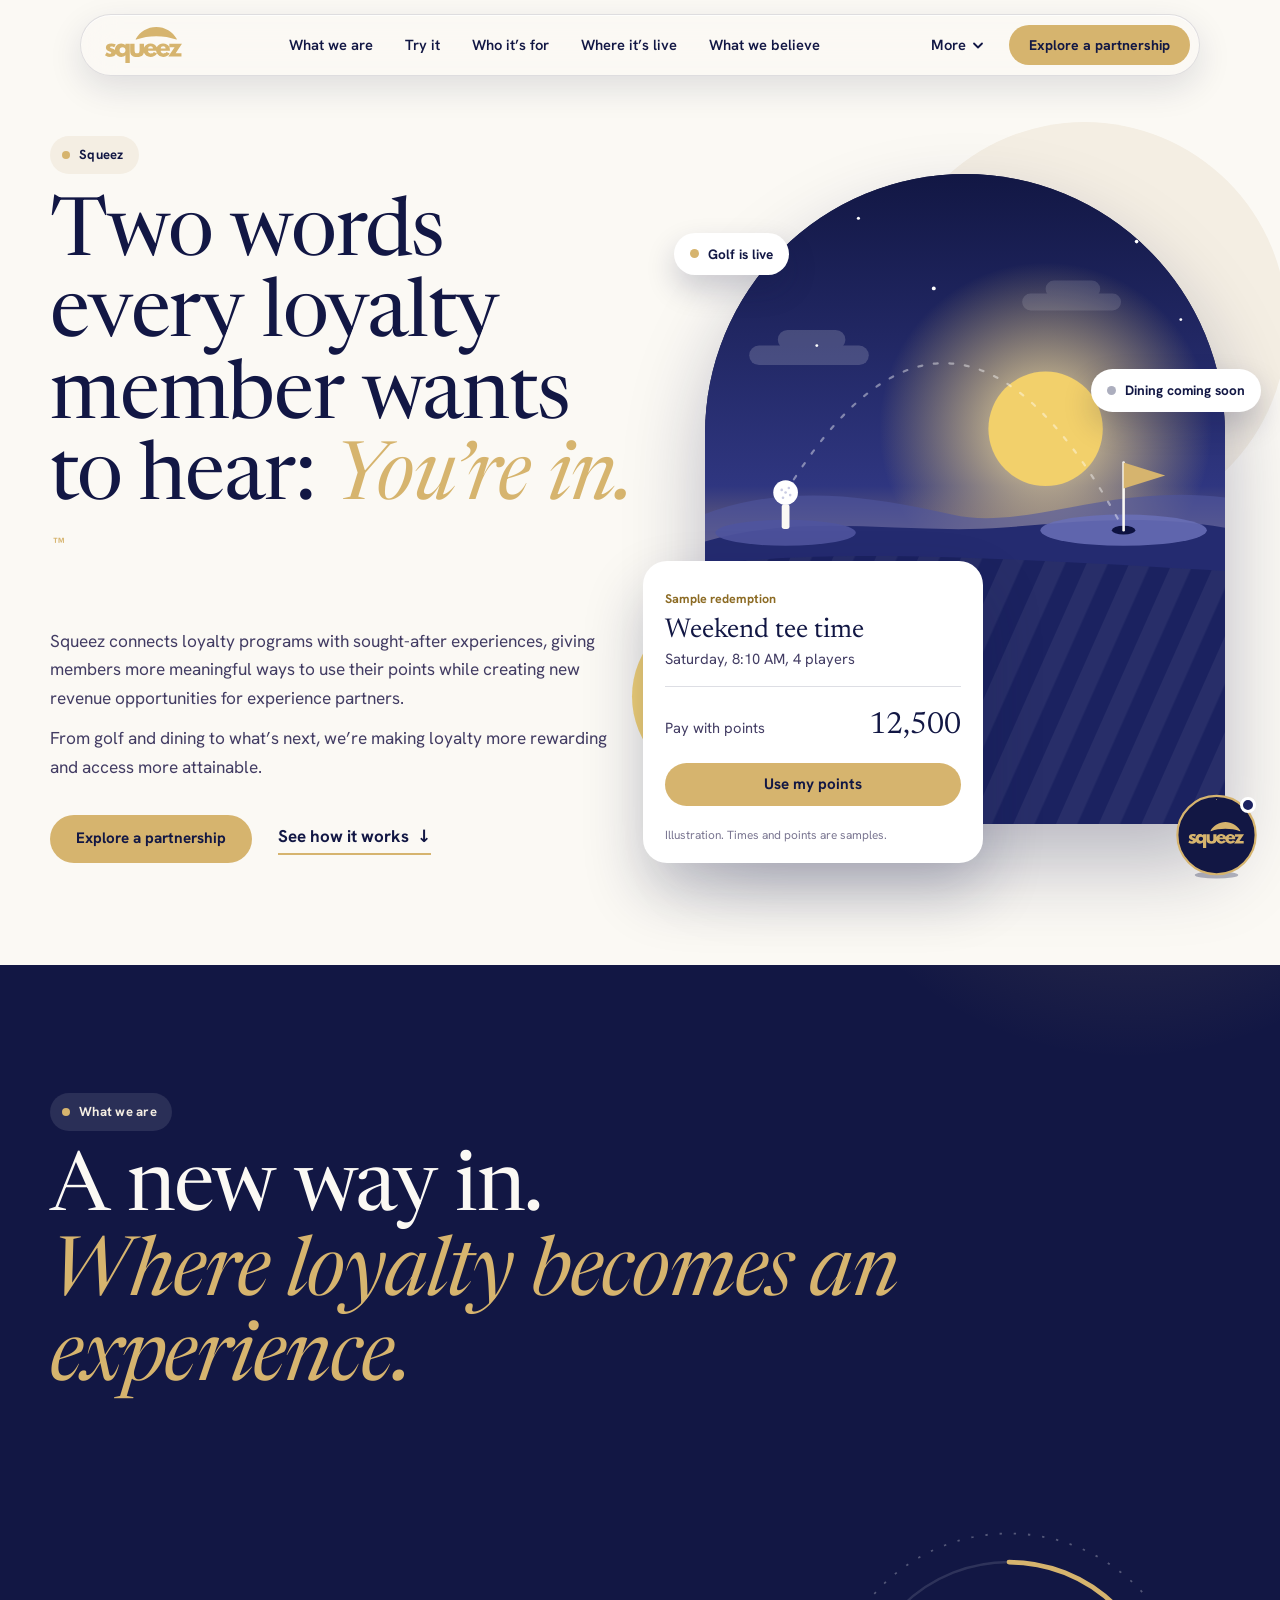
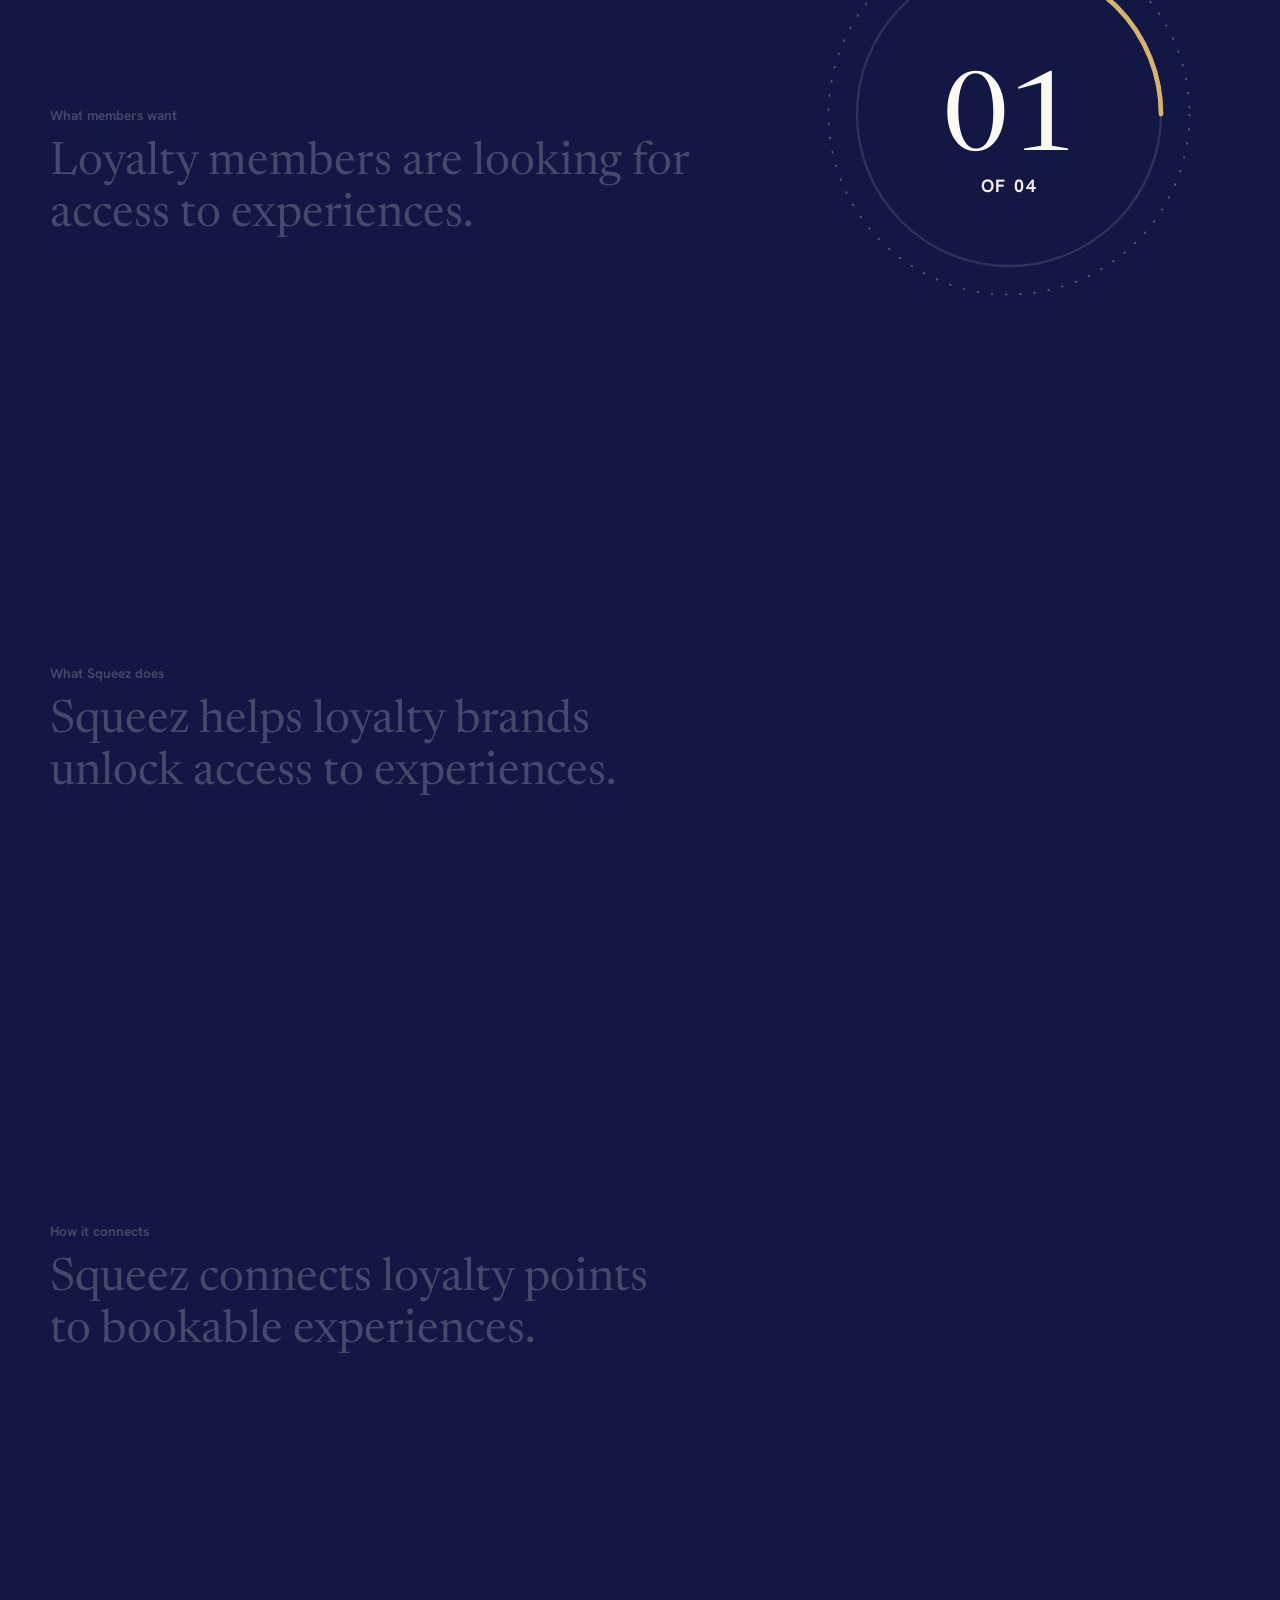
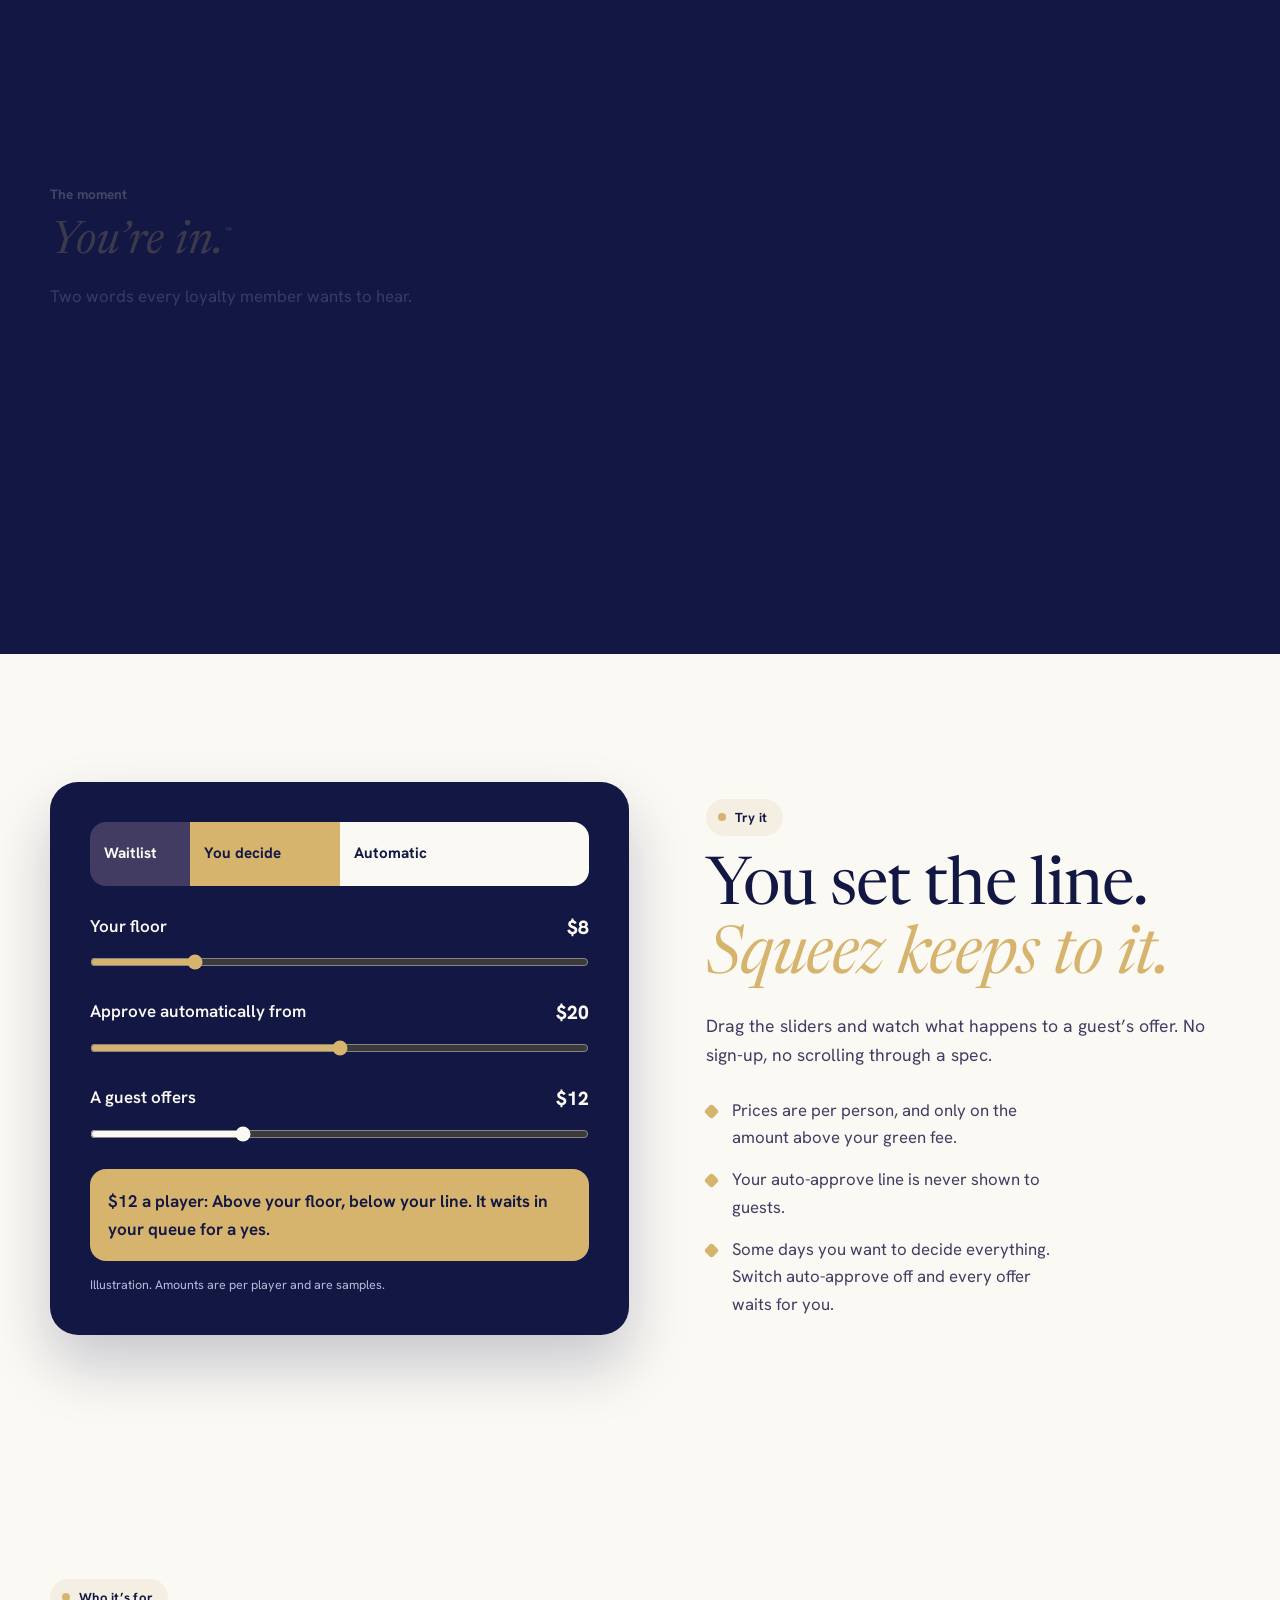
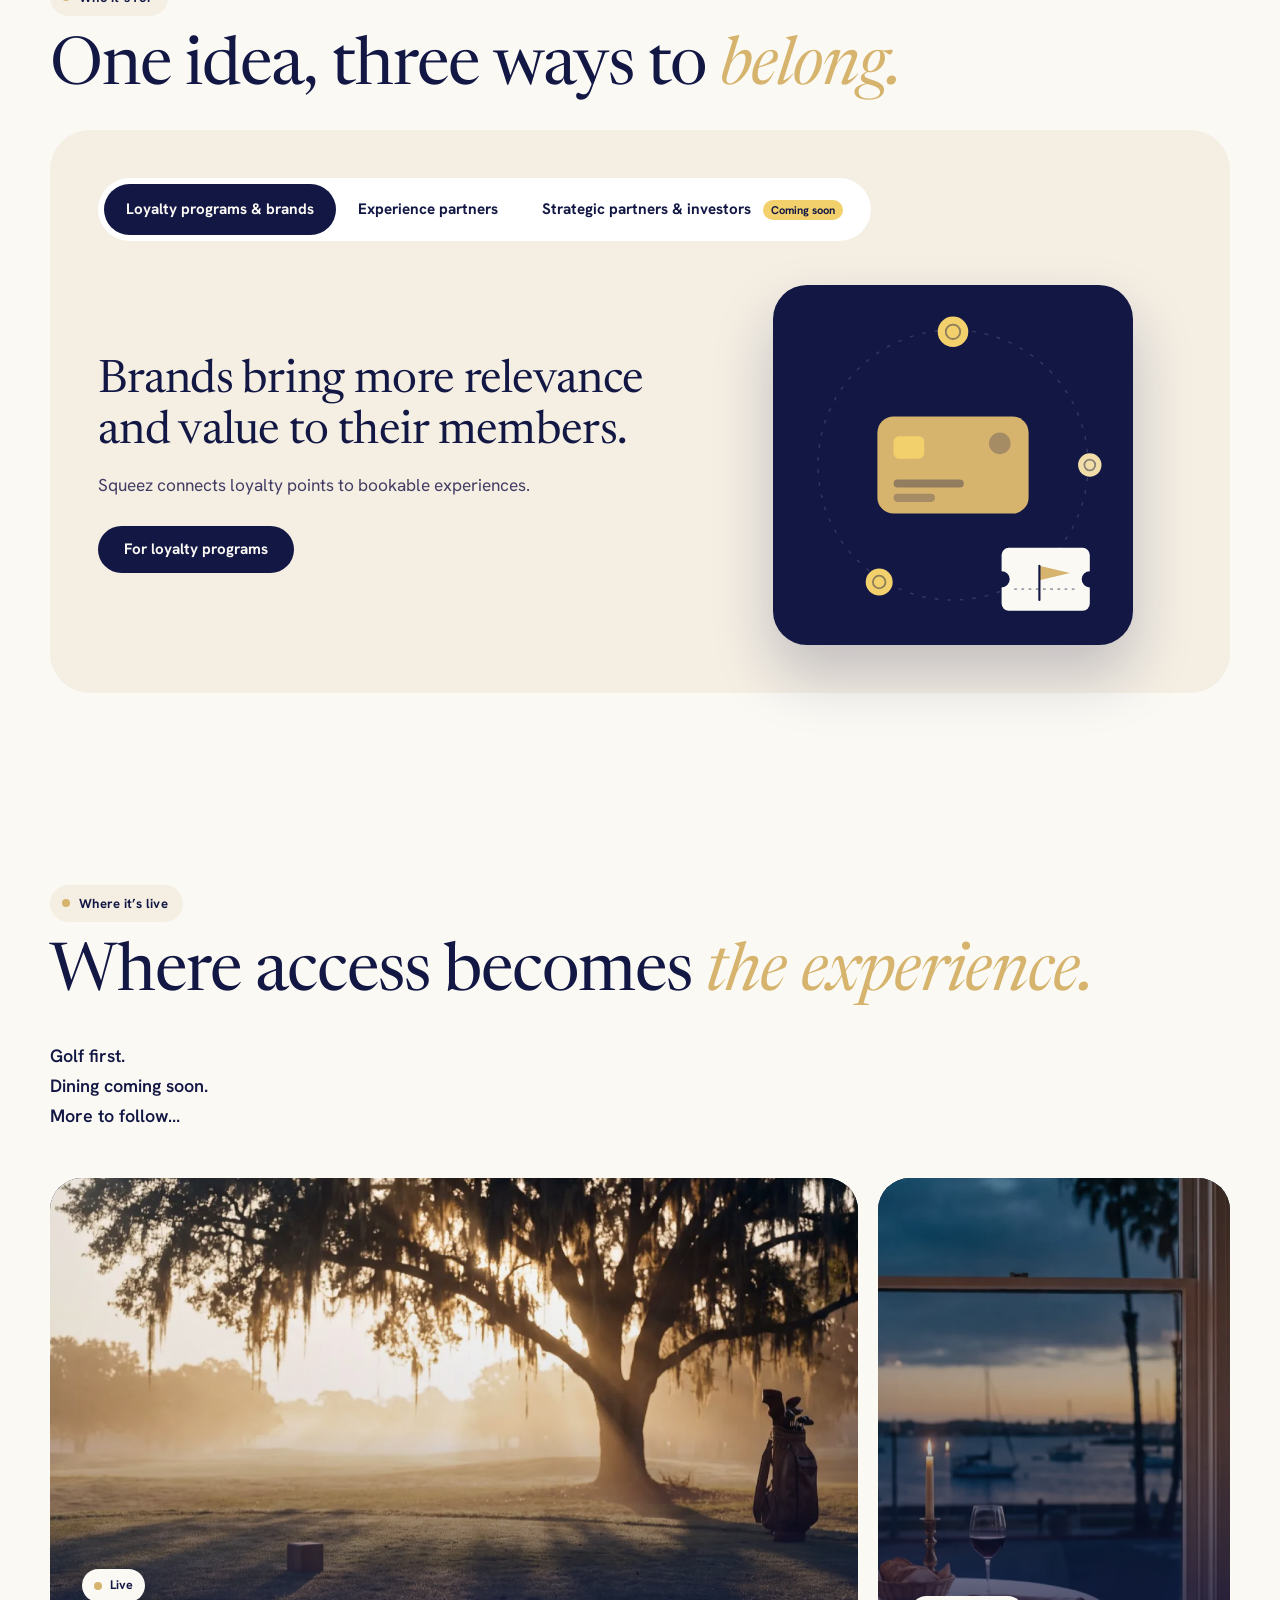
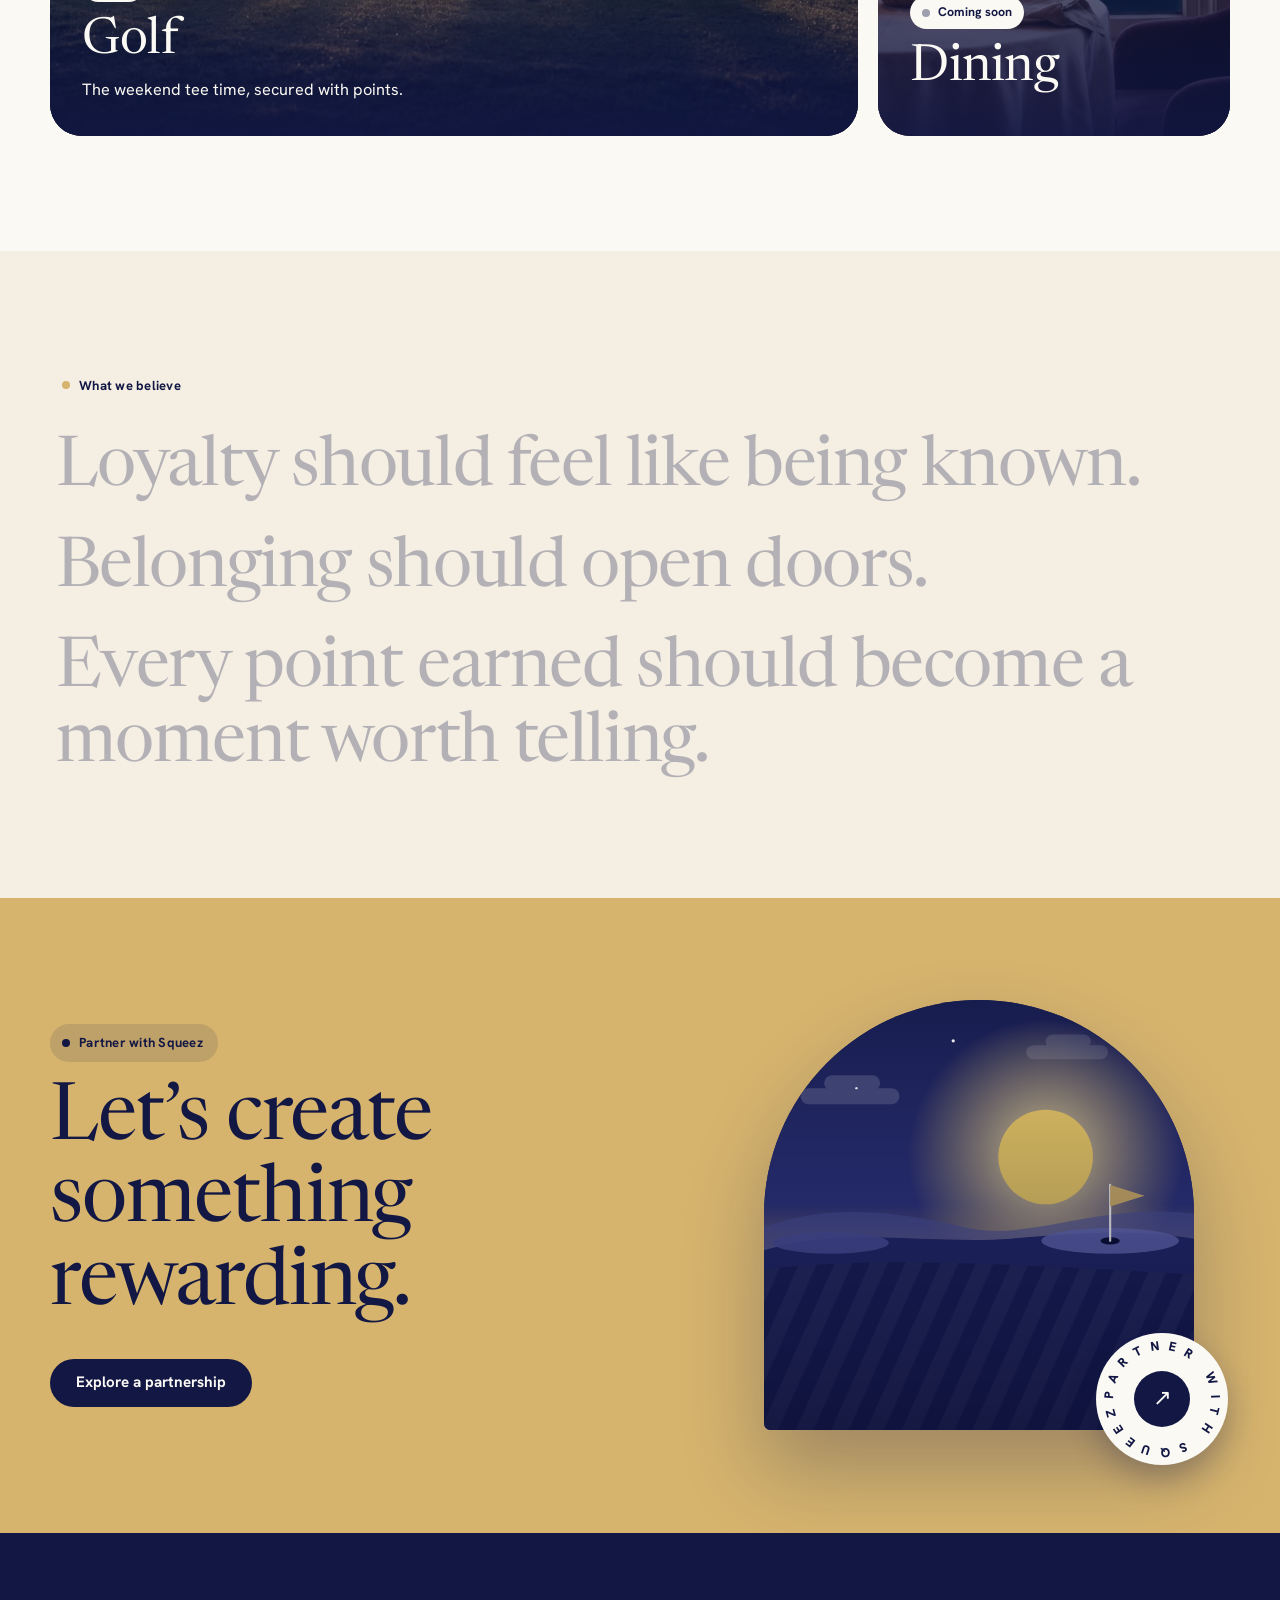
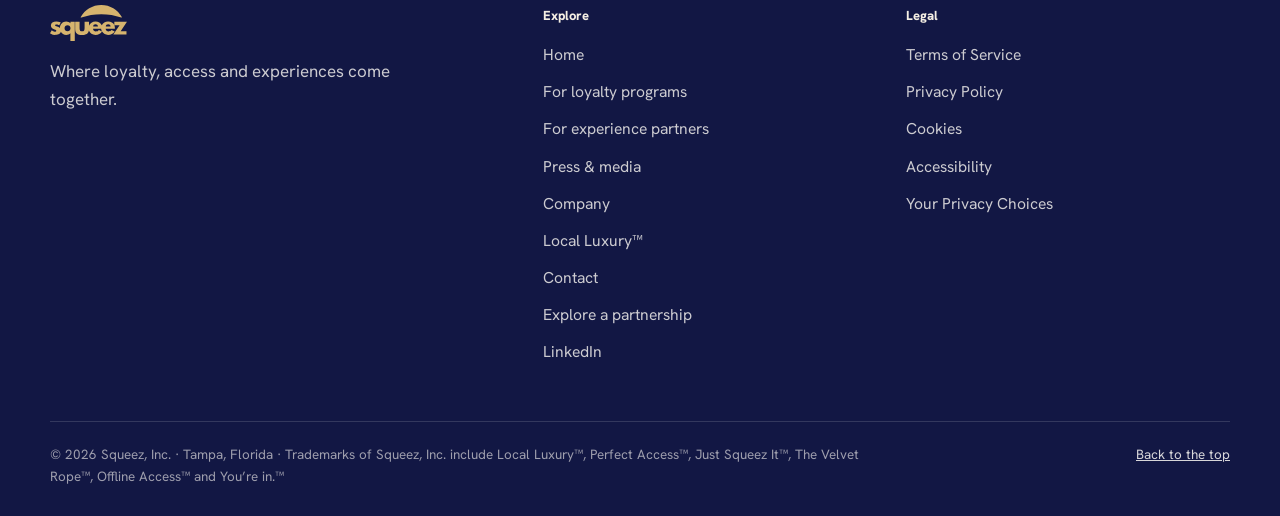
<file: index.html>
<!doctype html>
<html lang="en">
<head>
<meta charset="utf-8">
<meta name="viewport" content="width=device-width, initial-scale=1, viewport-fit=cover">
<title>Squeez · Where loyalty, access and experiences come together</title>
<meta name="description" content="Squeez connects loyalty programs with sought-after experiences, giving members more meaningful ways to use their points while creating new revenue opportunities for experience partners.">
<meta name="theme-color" content="#FBF9F4">
<meta property="og:title" content="Squeez · Where loyalty, access and experiences come together">
<meta property="og:description" content="Two words every loyalty member wants to hear: You’re in.™">
<meta property="og:type" content="website">
<link rel="icon" href="data:,">
<link rel="preconnect" href="https://fonts.googleapis.com">
<link rel="preconnect" href="https://fonts.gstatic.com" crossorigin>
<link href="https://fonts.googleapis.com/css2?family=Newsreader:ital,opsz,wght@0,6..72,300;0,6..72,400;1,6..72,300;1,6..72,400&family=Hanken+Grotesk:wght@400;500;600;700;800&display=swap" rel="stylesheet">
<script>document.documentElement.classList.add('js')</script>
<link rel="stylesheet" href="assets/mascot/mascot.css">
<style>
:root{
  --ink:#121744; --ink-2:#1C2260; --mint:#F4EEE3; --mint-2:#E8DFCD; --paper:#FBF9F4; --white:#fff;
  --coral:#D6B46E; --coral-d:#8C6B24; --sun:#F2D06B; --muted:#423C63; --line:rgba(18,23,68,.14);
  --serif:"Newsreader",Georgia,"Times New Roman",serif;
  --sans:"Hanken Grotesk",system-ui,-apple-system,"Segoe UI",sans-serif;
  --ease:cubic-bezier(.22,.61,.36,1); --out:cubic-bezier(.16,1,.3,1); --spring:cubic-bezier(.34,1.56,.64,1);
  --header:72px;
}
*{box-sizing:border-box;margin:0}
html{scroll-behavior:smooth;scroll-padding-top:96px;-webkit-text-size-adjust:100%;text-size-adjust:100%}
body{font-family:var(--sans);font-size:1.0625rem;line-height:1.65;color:var(--muted);background:var(--paper);-webkit-font-smoothing:antialiased;overflow-x:hidden;padding-left:env(safe-area-inset-left);padding-right:env(safe-area-inset-right)}
img{display:block;max-width:100%;height:auto}
a{color:inherit}
a,button{touch-action:manipulation;-webkit-tap-highlight-color:transparent}
:focus-visible{outline:3px solid var(--coral);outline-offset:3px;border-radius:8px}
.wrap{width:min(1180px,100% - 48px);margin-inline:auto}
.skip{position:absolute;left:12px;top:-60px;background:var(--ink);color:var(--paper);padding:10px 18px;border-radius:999px;font-weight:700;z-index:100;transition:top .2s}
.skip:focus{top:12px}
.eyebrow{display:inline-flex;align-items:center;gap:9px;font-size:.82rem;font-weight:700;letter-spacing:.02em;color:var(--ink);background:var(--mint);padding:8px 15px 8px 12px;border-radius:999px}
.eyebrow::before{content:"";width:8px;height:8px;border-radius:50%;background:var(--coral)}
.on-ink .eyebrow{background:rgba(255,255,255,.1);color:var(--mint)}
.btn{display:inline-flex;align-items:center;justify-content:center;gap:.55rem;background:var(--ink);color:var(--paper);font:inherit;font-weight:700;font-size:.95rem;line-height:1;padding:16px 26px;border-radius:999px;text-decoration:none;border:0;cursor:pointer;transition:background .25s,transform .6s var(--spring),box-shadow .4s;position:relative;overflow:hidden}
.btn:hover{background:var(--ink-2);transform:translateY(-3px);box-shadow:0 14px 28px rgba(18,23,68,.22)}
.btn:active{transform:translateY(0) scale(.97);transition-duration:.12s}
.btn.coral{background:var(--coral);color:var(--ink)}
.btn.coral:hover{background:#F4C877}
.btn[disabled]{cursor:default;opacity:.9}
.rip{position:absolute;border-radius:50%;pointer-events:none;background:rgba(255,255,255,.35);transform:scale(0);animation:rip .8s var(--out) forwards}
@keyframes rip{to{transform:scale(1);opacity:0}}
.link{font-weight:700;color:var(--ink);text-decoration:none;display:inline-flex;align-items:center;gap:8px;border-bottom:2px solid var(--coral);padding-bottom:3px;transition:gap .35s var(--out)}
.link:hover{gap:14px}
h1,h2,h3{font-family:var(--serif);font-weight:400;color:var(--ink);letter-spacing:-.015em}
h2{font-size:clamp(2.3rem,5.2vw,4.4rem);line-height:1.04;margin-top:18px}
h2 em,h1 em{font-style:italic;color:var(--coral)}
.on-ink h2{color:var(--paper)} .on-ink{color:rgba(251,249,244,.82)}

/* ---------- floating navbar ---------- */
.fnav{position:fixed;top:14px;left:0;right:0;z-index:60;display:flex;justify-content:center;padding-inline:12px;pointer-events:none;transition:transform .8s var(--out)}
.fnav.is-hidden{transform:translateY(calc(-100% - 28px))}
.fn-pill{pointer-events:auto;position:relative;display:flex;align-items:center;gap:6px;width:min(1120px,100%);height:62px;padding:0 9px 0 24px;border-radius:999px;background:rgba(251,249,244,.74);backdrop-filter:blur(18px) saturate(1.5);-webkit-backdrop-filter:blur(18px) saturate(1.5);border:1px solid rgba(18,23,68,.12);box-shadow:0 12px 34px rgba(18,23,68,.12),inset 0 1px 0 rgba(255,255,255,.7);transition:width .8s var(--out),height .5s var(--out),background .4s,box-shadow .5s}
.fnav.is-compact .fn-pill{width:min(940px,100%);height:56px;background:rgba(251,249,244,.9);box-shadow:0 20px 46px rgba(18,23,68,.2),inset 0 1px 0 #fff}
.logo{display:block;flex:none;margin-right:10px}
.logo img{width:78px;height:36px;transition:transform .5s var(--out)}
.logo:hover img{transform:scale(1.06) rotate(-2deg)}
.fn-nav{position:relative;flex:1;min-width:0;display:flex;justify-content:center;overflow:hidden}
.fn-list{list-style:none;padding:0;display:flex;gap:2px;position:relative}
.fn-list li{flex:none}
.fn-list li.is-over{display:none}
.fn-list a,.fn-more{position:relative;z-index:1;display:block;padding:10px 15px;border-radius:999px;color:var(--ink);font:inherit;font-weight:600;font-size:.92rem;line-height:1.2;text-decoration:none;white-space:nowrap;background:none;border:0;cursor:pointer;transition:color .35s,background .25s}
.fn-list a:hover,.fn-more:hover{background:var(--mint)}
.fn-list a.on{color:var(--paper);background:none}
.fn-ind{position:absolute;z-index:0;left:0;top:0;height:100%;width:0;border-radius:999px;background:var(--ink);opacity:0;transition:transform .7s var(--out),width .7s var(--out),opacity .4s;pointer-events:none}
.fn-more-wrap{position:relative;flex:none}
.fn-more{display:inline-flex;align-items:center;gap:6px}
.fn-more svg{width:12px;height:12px;transition:transform .5s var(--spring)}
.fn-more[aria-expanded=true] svg{transform:rotate(180deg)}
.fn-more.has-active::after{content:"";width:7px;height:7px;border-radius:50%;background:var(--coral)}
.fn-more[hidden]{display:none}
.fn-cta{flex:none;padding:13px 20px!important;font-size:.88rem!important;margin-left:4px}
.fn-burger{display:none;flex:none;width:46px;height:46px;border:0;border-radius:50%;background:var(--mint);cursor:pointer;place-items:center;align-content:center;gap:5px;padding:0}
.fn-burger span{display:block;width:18px;height:2px;border-radius:2px;background:var(--ink);transition:transform .5s var(--spring)}
.fn-burger[aria-expanded=true] span:first-child{transform:translateY(3.5px) rotate(45deg)}
.fn-burger[aria-expanded=true] span:last-child{transform:translateY(-3.5px) rotate(-45deg)}
.fn-progress{position:absolute;left:34px;right:34px;bottom:-1px;height:2px;border-radius:2px;background:var(--coral);transform-origin:0 50%;transform:scaleX(var(--sp,0));opacity:.9;pointer-events:none}
.fn-pop,.fn-sheet{position:absolute;top:calc(100% + 12px);background:var(--paper);border:1px solid var(--line);border-radius:26px;box-shadow:0 30px 70px rgba(18,23,68,.24);padding:10px;opacity:0;visibility:hidden;transform:translateY(-10px) scale(.96);transform-origin:top right;transition:opacity .3s var(--ease),transform .6s var(--spring),visibility 0s .6s}
.fn-pop.open,.fn-sheet.open{opacity:1;visibility:visible;transform:none;transition-delay:0s}
.fn-pop{right:0;min-width:250px}
.fn-sheet{left:0;right:0}
.fn-pop,.fn-sheet{max-height:calc(100vh - 110px);max-height:calc(100dvh - 110px);overflow-y:auto;overscroll-behavior:contain}
.fn-pop ul,.fn-sheet ul{list-style:none;padding:0;display:grid;gap:2px}
.fn-pop a,.fn-sheet a{display:block;padding:13px 16px;border-radius:18px;color:var(--ink);font-weight:700;font-size:1rem;text-decoration:none;transition:background .25s}
.fn-pop a:hover,.fn-sheet a:hover{background:var(--mint)}
.fn-pop a.on,.fn-sheet a.on{background:var(--ink);color:var(--paper)}
.fn-sheet .btn{width:100%;margin-top:8px}
@media(max-width:860px){
  .fn-nav,.fn-more-wrap{display:none}
  .fn-pill{padding-left:20px}
  .fn-cta{margin-left:auto}
  .fn-burger{display:grid}
}
@media(max-width:560px){.fn-cta{display:none}.fn-burger{margin-left:auto}.fn-pill{height:58px}}
@media(prefers-reduced-motion:reduce){.fnav{transition:none}}

/* ---------- hero ---------- */
.hero{position:relative;padding-block:calc(var(--header) + clamp(28px,5vw,64px)) clamp(56px,8vw,110px);overflow:hidden}
.hero-grid{display:grid;grid-template-columns:minmax(0,1.05fr) minmax(0,.95fr);gap:clamp(32px,5vw,80px);align-items:center}
h1{font-size:clamp(2.7rem,6.3vw,5.6rem);line-height:1.01;margin-top:22px;max-width:11.5em}
.tm{font-family:var(--sans);font-size:.2em;font-style:normal;font-weight:700;vertical-align:top;position:relative;top:.9em;margin-left:.2em;color:var(--coral)}
.hero-copy p.lead{max-width:34em;font-size:clamp(1.05rem,1.35vw,1.2rem);margin-top:24px}
.hero-copy p.lead+p.lead{margin-top:12px}
.actions{display:flex;align-items:center;gap:26px;flex-wrap:wrap;margin-top:34px}
.hero-visual{position:relative;justify-self:center;width:100%;max-width:520px}
.blob{position:absolute;width:78%;aspect-ratio:1;right:-12%;top:-8%;border-radius:50%;background:var(--mint);z-index:-1;animation:float 9s ease-in-out infinite alternate}
.blob.two{width:34%;left:-14%;right:auto;top:auto;bottom:6%;background:var(--sun);opacity:.9;animation-duration:7s}
@keyframes float{from{transform:translate(0,0)}to{transform:translate(0,-18px)}}
.arch{position:relative;overflow:hidden;border-radius:999px 999px 30px 30px;aspect-ratio:4/5;background:#121744;box-shadow:0 40px 80px rgba(18,23,68,.28)}
.scene{position:absolute;inset:0;width:100%;height:100%;display:block}
.scene .tb{transform-box:fill-box;transform-origin:center}
.scene .sun-glow{animation:sunpulse 7s ease-in-out infinite alternate}
@keyframes sunpulse{from{transform:scale(.94);opacity:.8}to{transform:scale(1.08);opacity:1}}
.scene .sun-core{animation:sunrise 14s ease-in-out infinite alternate}
@keyframes sunrise{from{transform:translateY(9px)}to{transform:translateY(-11px)}}
.scene .cloud{fill:#fff;opacity:.17;animation:cloudmove 48s linear infinite alternate}
.scene .c2{animation-duration:64s;opacity:.12}
@keyframes cloudmove{from{transform:translateX(-34px)}to{transform:translateX(48px)}}
.scene .tw{animation:twinkle 3.2s ease-in-out infinite}.scene .t2{animation-delay:-1.1s}.scene .t3{animation-delay:-2.2s}
@keyframes twinkle{0%,100%{opacity:.12}50%{opacity:.95}}
.scene .hills-back{animation:sway 18s ease-in-out infinite alternate}
@keyframes sway{from{transform:translateX(-9px)}to{transform:translateX(9px)}}
.scene .flag{transform-box:fill-box;transform-origin:0 50%;animation:wave 2.2s ease-in-out infinite alternate}
@keyframes wave{from{transform:skewY(-7deg) scaleX(1)}to{transform:skewY(7deg) scaleX(.86)}}
.scene.cheer .flag{animation-duration:.45s}
.scene .traj{fill:none;stroke:#fff;stroke-opacity:.42;stroke-width:1.7;stroke-dasharray:3 9;stroke-linecap:round;animation:flowd 2.4s linear infinite}
@keyframes flowd{to{stroke-dashoffset:-48}}
.scene .ball-idle{animation:ballbob 2.4s ease-in-out infinite alternate}
@keyframes ballbob{to{transform:translateY(-3px)}}
.scene .pt{fill:#D6B46E;opacity:0;animation:riseup 7s ease-in infinite}
.scene .p2{animation-delay:-1.8s}.scene .p3{animation-delay:-3.4s}.scene .p4{animation-delay:-5s}.scene .p5{animation-delay:-6.2s}
@keyframes riseup{0%{transform:translateY(0) scale(.6);opacity:0}15%{opacity:.9}100%{transform:translateY(-250px) scale(1);opacity:0}}
.scene .ring{fill:none;stroke:#FFE9A8;stroke-width:2;opacity:0;transform-box:fill-box;transform-origin:center}
.scene.landed .ring{animation:ringout 1.3s var(--out) forwards}
.scene.landed .r2{animation-delay:.12s}.scene.landed .r3{animation-delay:.24s}
@keyframes ringout{0%{transform:scale(.4);opacity:.95}100%{transform:scale(9);opacity:0}}
.scene .sp{opacity:0}
.scene.landed .sp{animation:spark 1.1s var(--out) forwards}
@keyframes spark{0%{transform:translate(0,0) scale(1);opacity:1}100%{transform:translate(var(--dx),var(--dy)) scale(.2);opacity:0}}
.cta-art .arch::after{content:"";position:absolute;inset:0;background:linear-gradient(180deg,rgba(18,23,68,.05),rgba(18,23,68,.5));mix-blend-mode:multiply;pointer-events:none}
@keyframes kb{from{transform:scale(1.02)}to{transform:scale(1.14) translate(-1.5%,-1%)}}
.chip{position:absolute;display:inline-flex;align-items:center;gap:9px;background:var(--white);color:var(--ink);font-weight:700;font-size:.85rem;padding:10px 16px;border-radius:999px;box-shadow:0 14px 30px rgba(18,23,68,.2);animation:float 6s ease-in-out infinite alternate}
.chip i{width:9px;height:9px;border-radius:50%;background:var(--coral);animation:pulse 1.8s ease-in-out infinite}
.chip.a{top:9%;left:-6%}
.chip.b{top:30%;right:-7%;animation-delay:-3s}
.chip.b i{background:var(--ink);animation:none;opacity:.35}
@keyframes pulse{0%,100%{box-shadow:0 0 0 0 rgba(214,180,110,.55)}60%{box-shadow:0 0 0 9px rgba(214,180,110,0)}}

/* the member moment */
.moment{position:absolute;left:-12%;bottom:-6%;width:min(340px,78%);background:var(--white);border-radius:24px;padding:22px 22px 18px;box-shadow:0 30px 60px rgba(18,23,68,.24);color:var(--muted)}
.moment .tag{font-size:.78rem;font-weight:700;color:var(--coral-d)}
.m-title{font-family:var(--serif);font-size:1.7rem;line-height:1.1;color:var(--ink);margin-top:4px}
.m-meta{font-size:.92rem;margin-top:2px}
.m-stage{position:relative;min-height:128px;margin-top:14px;border-top:1px solid var(--line)}
.m-layer{position:absolute;inset:14px 0 0;transition:opacity .6s var(--ease),transform .8s var(--out)}
.m-done{opacity:0;transform:translateY(10px);pointer-events:none}
.moment.is-done .m-ask{opacity:0;transform:translateY(-10px);pointer-events:none}
.moment.is-done .m-done{opacity:1;transform:none;pointer-events:auto}
.m-points{display:flex;justify-content:space-between;align-items:baseline;margin-bottom:12px;font-size:.92rem}
.m-points b{font-family:var(--serif);font-weight:400;font-size:1.9rem;color:var(--ink);font-variant-numeric:tabular-nums}
.m-ask .btn{width:100%;padding:14px 20px}
.m-bar{position:absolute;left:0;bottom:-2px;height:3px;width:0;background:var(--coral);border-radius:3px}
.moment.is-working .m-bar{width:100%;transition:width 1.3s linear}
.m-yes{display:flex;align-items:center;gap:12px}
.m-check{width:44px;height:44px;flex:none}
.m-check circle{fill:var(--mint);stroke:none;transform-origin:center;transform:scale(0)}
.m-check path{fill:none;stroke:var(--ink);stroke-width:2.6;stroke-linecap:round;stroke-linejoin:round;stroke-dasharray:40;stroke-dashoffset:40}
.moment.is-done .m-check circle{animation:pop .6s var(--spring) forwards}
.moment.is-done .m-check path{animation:draw .5s var(--ease) .35s forwards}
@keyframes pop{to{transform:scale(1)}}
@keyframes draw{to{stroke-dashoffset:0}}
.m-yes strong{font-family:var(--serif);font-style:italic;font-weight:400;font-size:2.3rem;line-height:1;color:var(--coral-d)}
.m-yes sup{font-family:var(--sans);font-size:.3em;font-style:normal;font-weight:700;vertical-align:top;position:relative;top:.7em}
.m-done p{margin-top:10px;font-size:.92rem}
.m-again{margin-top:6px;background:none;border:0;color:var(--ink);font:inherit;font-weight:700;font-size:.88rem;padding:6px 0;cursor:pointer;border-bottom:2px solid var(--coral)}
.m-note{margin-top:12px;font-size:.74rem;opacity:.7}

/* ---------- what we are: the story ---------- */
.what{background:var(--ink);padding-block:clamp(72px,10vw,140px);position:relative;overflow:hidden;overflow:clip;isolation:isolate}   /* clip, not hidden: hidden would switch off the sticky ring */
.what::before{content:"";position:absolute;width:60vw;max-width:760px;aspect-ratio:1;border-radius:50%;right:-18%;top:-22%;background:radial-gradient(circle,rgba(214,180,110,.22),transparent 65%);z-index:-1;animation:float 12s ease-in-out infinite alternate}
.what h2{max-width:12em;font-size:clamp(2.6rem,6.4vw,5.4rem)}
.story{display:grid;grid-template-columns:minmax(0,1.2fr) minmax(0,.8fr);gap:clamp(32px,6vw,96px);margin-top:clamp(48px,7vw,96px)}
.story-pin{position:sticky;top:calc(var(--header) + 36px);align-self:start;height:min(60vh,440px);display:grid;place-items:center}
.ring{width:min(100%,380px);height:auto;overflow:visible}
.ring .track{fill:none;stroke:rgba(255,255,255,.12);stroke-width:2}
.ring .prog{fill:none;stroke:var(--coral);stroke-width:4;stroke-linecap:round;transform:rotate(-90deg);transform-origin:center;transition:stroke-dashoffset .9s var(--out)}
.ring .spin{fill:none;stroke:rgba(255,255,255,.28);stroke-width:1.5;stroke-dasharray:2 10;transform-origin:center;animation:spinr 40s linear infinite}
@keyframes spinr{to{transform:rotate(360deg)}}
.ring text{font-family:var(--serif);fill:var(--paper);text-anchor:middle}
.ring .num{font-size:92px}
.ring .of{font-family:var(--sans);font-size:15px;font-weight:700;fill:var(--mint);letter-spacing:.1em}
.steps{display:grid}
.step{min-height:62vh;display:flex;flex-direction:column;justify-content:center;opacity:calc(.22 + var(--a,1) * .78);transition:opacity .25s linear}
.step .n{display:none;font-weight:800;font-size:.85rem;color:var(--coral);margin-bottom:10px}
.step .k{font-weight:700;font-size:.85rem;color:var(--mint);margin-bottom:12px}
.step p{font-family:var(--serif);font-size:clamp(1.9rem,3.6vw,3.1rem);line-height:1.12;color:var(--paper);max-width:14em}
.step p em{color:var(--coral)}
.step .sub{font-family:var(--sans);font-size:1.05rem;color:rgba(251,249,244,.75);margin-top:14px;max-width:26em}

/* ---------- who it's for: tabs ---------- */
.who{padding-block:clamp(64px,9vw,128px)}
.tabs{background:var(--mint);border-radius:40px;padding:clamp(20px,4vw,48px);margin-top:26px}
.tablist{position:relative;display:inline-flex;max-width:100%;background:var(--white);border-radius:999px;padding:6px;overflow-x:auto;scrollbar-width:none}
.tablist::-webkit-scrollbar{display:none}
.tab{position:relative;z-index:1;flex:none;background:none;border:0;font:inherit;font-weight:700;font-size:.95rem;color:var(--ink);padding:13px 22px;border-radius:999px;cursor:pointer;white-space:nowrap;transition:color .3s}
.tab[aria-selected=true]{color:var(--paper)}
.tab small{margin-left:8px;font-size:.7rem;background:var(--sun);color:var(--ink);padding:3px 8px;border-radius:999px}
.ind{position:absolute;z-index:0;top:6px;bottom:6px;left:0;border-radius:999px;background:var(--ink);transition:transform .6s var(--out),width .6s var(--out)}
.panels{position:relative;margin-top:clamp(24px,4vw,44px)}
.tp{display:none;grid-template-columns:minmax(0,1.1fr) minmax(0,.9fr);gap:clamp(24px,5vw,64px);align-items:center}
.tp.on{display:grid;animation:rise .9s var(--out)}
@keyframes rise{from{opacity:0;transform:translateY(20px)}to{opacity:1;transform:none}}
.tp h3{font-size:clamp(1.9rem,3.6vw,3rem);line-height:1.1}
.tp p{margin-top:14px;max-width:30em;font-size:1.08rem}
.tp .actions{margin-top:26px}
.art{justify-self:center;width:min(100%,360px);aspect-ratio:1;position:relative;border-radius:34px;background:var(--ink);overflow:hidden;box-shadow:0 30px 60px rgba(18,23,68,.22)}
.art svg{position:absolute;inset:0;width:100%;height:100%}
.ill .halo{fill:none;stroke:rgba(255,255,255,.14);stroke-width:1.6;stroke-dasharray:4 10;transform-origin:200px 200px;animation:spinr 40s linear infinite}
.ill .orbit{transform-origin:200px 200px;animation:spinr 15s linear infinite}
.ill .o2{animation-duration:22s;animation-direction:reverse}.ill .o3{animation-duration:28s}
.ill .coin{fill:#F2D06B}.ill .coin.sun{fill:#F0DDA8}.ill .coin-in{fill:none;stroke:#121744;stroke-width:2;opacity:.45}
.ill .tilt{transform-origin:200px 200px;animation:tilt 6s ease-in-out infinite alternate}
@keyframes tilt{from{transform:rotate(-7deg) translateY(5px)}to{transform:rotate(7deg) translateY(-7px)}}
.ill .flycoin{fill:#F2D06B;opacity:0;animation:coinfly 6s ease-in infinite}
@keyframes coinfly{0%,38%{transform:translate(0,0) scale(1);opacity:0}42%{opacity:1}58%{transform:translate(96px,86px) scale(.7);opacity:1}62%,100%{transform:translate(104px,92px) scale(.3);opacity:0}}
.ill .ticket{transform-box:fill-box;transform-origin:center;animation:ticketpop 6s var(--spring) infinite}
@keyframes ticketpop{0%,50%{transform:scale(0) rotate(-12deg);opacity:0}60%{transform:scale(1.12) rotate(4deg);opacity:1}66%,90%{transform:scale(1) rotate(0);opacity:1}100%{transform:scale(.9);opacity:0}}
.ill .rw{fill:rgba(255,255,255,.1)}.ill .rw.base{fill:rgba(255,255,255,.1)}
.ill .rw-sun{fill:#F2D06B;transform-box:fill-box;transform-origin:0 50%;animation:erode 9s ease-in-out infinite}
@keyframes erode{0%{transform:scaleX(1);opacity:1}46%{transform:scaleX(.5)}56%,92%{transform:scaleX(.5);opacity:1}100%{transform:scaleX(.5);opacity:0}}
.ill .rw-fill{fill:#D6B46E;transform-box:fill-box;transform-origin:0 50%;transform:scaleX(0);animation:fillrow 9s var(--ease) infinite}
@keyframes fillrow{0%,58%{transform:scaleX(0)}68%,92%{transform:scaleX(1);opacity:1}100%{transform:scaleX(1);opacity:0}}
.ill .member{animation:memberin 9s var(--spring) infinite}
@keyframes memberin{0%,48%{transform:translateX(140px);opacity:0}58%{transform:translateX(0);opacity:1}92%{transform:translateX(0);opacity:1}100%{transform:translateX(0);opacity:0}}
.ill .tick{fill:none;stroke:#121744;stroke-width:3.4;stroke-linecap:round;stroke-linejoin:round;stroke-dasharray:44;stroke-dashoffset:44;animation:tickdraw 9s ease infinite}
@keyframes tickdraw{0%,70%{stroke-dashoffset:44;opacity:1}78%,92%{stroke-dashoffset:0;opacity:1}100%{stroke-dashoffset:0;opacity:0}}
.ill .t-open{animation:topen 9s ease infinite}
@keyframes topen{0%,66%{fill:#121744}72%,92%{fill:#121744}}
.ill .bar{fill:#D6B46E;transform-box:fill-box;transform-origin:50% 100%;animation:bargrow 9s ease-in-out infinite}
.ill .b2{fill:#F2D06B;animation-delay:.25s}.ill .b3{animation-delay:.5s}.ill .b4{fill:#F4EEE3;animation-delay:.75s}
@keyframes bargrow{0%,55%{transform:scaleY(.25)}72%{transform:scaleY(1)}92%{transform:scaleY(1)}100%{transform:scaleY(.25)}}
.ill .link{stroke:rgba(255,255,255,.35);stroke-width:1.6;stroke-dasharray:4 7;animation:flowd 2.6s linear infinite}
.ill .slow{animation-duration:46s}
.ill .node{fill:#FBF9F4}.ill .node.coral{fill:#D6B46E}.ill .node.sun{fill:#F2D06B}
.ill .node.soon{fill:none;stroke:#FBF9F4;stroke-width:2;stroke-dasharray:3 4}
.ill .pulse{fill:none;stroke:#F2D06B;stroke-width:2;transform-box:fill-box;transform-origin:center;animation:pulsering 2.8s ease-out infinite}
@keyframes pulsering{0%{transform:scale(.9);opacity:.9}100%{transform:scale(2.3);opacity:0}}
.ill .trend{fill:none;stroke:#D6B46E;stroke-width:4;stroke-linecap:round;stroke-dasharray:420;stroke-dashoffset:420;animation:draw2 6s ease-in-out infinite}
@keyframes draw2{0%{stroke-dashoffset:420}60%,90%{stroke-dashoffset:0}100%{stroke-dashoffset:0;opacity:0}}
.ill .trend-dot{fill:#F2D06B;opacity:0;animation:dotin 6s ease-in-out infinite}
@keyframes dotin{0%,56%{opacity:0;transform:scale(0)}64%,90%{opacity:1;transform:scale(1)}100%{opacity:0}}
.ill .trend-dot{transform-box:fill-box;transform-origin:center}

/* ---------- where it's live: expanding panels ---------- */
.live{padding-block:clamp(40px,6vw,90px) clamp(64px,9vw,128px)}
.live-head{display:flex;justify-content:space-between;align-items:flex-end;gap:32px;flex-wrap:wrap}
.live-head>p{max-width:20em;font-size:clamp(1.05rem,1.4vw,1.2rem);color:var(--ink);font-weight:600}
.more::after{content:"…";display:inline-block;animation:dots 2.4s ease-in-out infinite}
@keyframes dots{0%,100%{opacity:.3}50%{opacity:1}}
.exp{display:flex;gap:clamp(12px,2vw,20px);height:clamp(420px,62vh,600px);margin-top:clamp(28px,4vw,48px)}
.xp{position:relative;flex:1 1 0;min-width:0;overflow:hidden;border:0;padding:0;border-radius:32px;background:var(--ink);color:var(--paper);text-align:left;cursor:pointer;font:inherit;transition:flex-grow .9s var(--out)}
.xp[aria-expanded=true]{flex-grow:2.3}
.xp img{position:absolute;inset:0;width:100%;height:100%;object-fit:cover;transition:transform 1.4s var(--out),filter .8s;filter:saturate(.85) brightness(.82);transform:scale(1.06);animation:kb 28s ease-in-out infinite alternate}
.xp[aria-expanded=true] img{filter:none}
.xp::after{content:"";position:absolute;inset:0;background:linear-gradient(0deg,rgba(18,23,68,.9) 0,rgba(18,23,68,.1) 55%,transparent);pointer-events:none}
.xp-cap{position:absolute;left:0;right:0;bottom:0;z-index:1;padding:clamp(18px,3vw,32px)}
.xp .tg{display:inline-flex;align-items:center;gap:8px;background:var(--paper);color:var(--ink);font-size:.78rem;font-weight:700;padding:6px 12px;border-radius:999px}
.xp .tg i{width:8px;height:8px;border-radius:50%;background:var(--coral)}
.xp.is-live .tg i{animation:pulse 1.8s ease-in-out infinite}
.xp:not(.is-live) .tg i{background:var(--ink);opacity:.4}
.xp h3{display:block;font-family:var(--serif);font-size:clamp(2rem,4vw,3.4rem);line-height:1;color:var(--paper);margin-top:14px}
.xp .d{display:block;max-width:24em;margin-top:10px;font-size:1.02rem;opacity:0;max-height:0;transform:translateY(10px);transition:all .7s var(--out)}
.xp[aria-expanded=true] .d{opacity:1;max-height:6em;transform:none}
.xp:focus-visible{outline-offset:-6px;outline-color:var(--sun)}

/* ---------- what we believe ---------- */
.believe{background:var(--mint);padding-block:clamp(64px,9vw,128px)}
.beliefs{display:grid;gap:clamp(14px,2.4vw,26px);margin-top:28px}
.belief{font-family:var(--serif);font-size:clamp(2rem,5.4vw,4.6rem);line-height:1.08;color:var(--ink);letter-spacing:-.02em;opacity:calc(.28 + var(--a,1) * .72);transition:opacity .3s linear;max-width:16em}
.belief span{background:linear-gradient(transparent 64%,var(--sun) 64%) 0 0/calc(var(--a,1) * 100%) 100% no-repeat;-webkit-box-decoration-break:clone;box-decoration-break:clone;padding:0 .08em}

/* ---------- partner ---------- */
.cta{background:var(--coral);color:var(--ink);padding-block:clamp(56px,8vw,110px);position:relative;overflow:hidden}
.cta .eyebrow{background:rgba(18,23,68,.12);color:var(--ink)}
.cta .eyebrow::before{background:var(--ink)}
.cta-grid{display:grid;grid-template-columns:minmax(0,1.1fr) minmax(0,.9fr);gap:clamp(28px,5vw,80px);align-items:center}
.cta h2{color:var(--ink);font-size:clamp(2.6rem,6.2vw,5.2rem)}
.cta .btn{margin-top:32px}
.cta p{margin-top:16px;max-width:28em;font-weight:600}
.cta-art{position:relative;justify-self:center;width:min(100%,430px)}
.cta-art .arch{aspect-ratio:1;border-radius:999px 999px 30px 30px}
.badge{position:absolute;right:-8%;bottom:-8%;width:132px;height:132px;border-radius:50%;background:var(--paper);box-shadow:0 14px 30px rgba(18,23,68,.28)}
.badge svg{width:100%;height:100%;animation:spinr 18s linear infinite}
.badge text{font-family:var(--sans);font-weight:800;font-size:13.5px;letter-spacing:.16em;fill:var(--ink)}
.badge .core{position:absolute;inset:0;display:grid;place-items:center}
.badge .core span{width:56px;height:56px;border-radius:50%;background:var(--ink);color:var(--paper);display:grid;place-items:center;font-size:1.4rem}

/* ---------- footer ---------- */
footer{background:var(--ink);color:rgba(251,249,244,.8);padding-block:clamp(40px,6vw,72px) 28px}
.f-grid{display:grid;grid-template-columns:1.4fr 1fr 1fr;gap:40px}
.f-grid img{width:78px;height:36px}
.f-tag{margin-top:16px;max-width:22em}
footer h4{font-size:.82rem;font-weight:800;color:var(--mint);margin-bottom:14px}
footer ul{list-style:none;padding:0;display:grid;gap:9px}
footer ul a{text-decoration:none;font-size:.98rem}
footer ul a:hover{color:var(--coral);text-decoration:underline;text-underline-offset:4px}
.f-base{margin-top:clamp(32px,5vw,56px);padding-top:22px;border-top:1px solid rgba(255,255,255,.14);display:flex;justify-content:space-between;gap:20px;flex-wrap:wrap;font-size:.84rem;color:rgba(251,249,244,.6)}
.f-base p{max-width:62em}
.f-base a{color:rgba(251,249,244,.85)}

/* ---------- entrance motion ---------- */
@media(prefers-reduced-motion:no-preference){
  .js .w{display:inline-block;overflow:hidden;vertical-align:top;padding:.1em .16em .22em;margin:-.1em -.16em -.22em}
  .js .w>i{display:inline-block;font-style:inherit;transform:translateY(112%) rotate(4deg);transition:transform 1.1s var(--out);transition-delay:calc(min(var(--i),12) * 65ms)}
  .js .in .w>i{transform:none}
  .js .rv{opacity:0;transform:translateY(28px);transition:opacity .9s var(--ease),transform 1.2s var(--out);transition-delay:var(--d,0ms)}
  .js .rv.in{opacity:1;transform:none}
  .js .arch.rv{transform:translateY(40px) scale(.96)}
  .js .arch.rv.in{transform:none}
  .js .moment.rv{transform:translateY(40px) scale(.94)}
  .js .moment.rv.in{transform:none}
}
.calm *,.calm *::before,.calm *::after{animation-play-state:paused!important}

/* ---------- responsive ---------- */
@media(max-width:960px){
  .hero-grid{grid-template-columns:1fr}
  .hero-visual{max-width:440px;margin-top:20px}
  .moment{left:50%;transform:translateX(-50%);bottom:-12%;width:min(340px,92%)}
  .js .moment.rv.in{transform:translateX(-50%)}
  .js .moment.rv{transform:translateX(-50%) translateY(40px)}
  .hero{padding-bottom:140px}
  .story{grid-template-columns:1fr}
  .story-pin{display:none}
  .step{min-height:0;padding-block:28px;border-top:1px solid rgba(255,255,255,.14);opacity:1}
  .step .n{display:block}
  .tp{grid-template-columns:1fr}.art{width:min(60%,240px)}
  .cta-grid{grid-template-columns:1fr}
  .f-grid{grid-template-columns:1fr 1fr}.f-grid>div:first-child{grid-column:1/-1}
}
@media(max-width:700px){
  .wrap{width:min(1180px,100% - 36px)}
  .exp{flex-direction:column;height:auto}
  .xp{flex:none;height:230px;transition:height .9s var(--out)}
  .xp[aria-expanded=true]{height:400px}
  .actions .btn,.cta .btn{width:100%}
  .chip.a{left:-2%}.chip.b{right:-2%}
  .tabs{border-radius:28px}
  .f-grid{grid-template-columns:1fr}
  .blob{right:-20%}
}
@media(hover:none){.btn:hover{transform:none;box-shadow:none}}
@media(max-height:480px) and (orientation:landscape){.hero{padding-bottom:100px}}


/* v2.4  the rules demo */
.rules{padding:clamp(72px,10vw,140px) 0;background:var(--paper)}
.rules-grid{display:grid;grid-template-columns:1.05fr .95fr;gap:clamp(32px,6vw,96px);align-items:center}
.dial{background:var(--ink);color:var(--paper);border-radius:28px;padding:clamp(22px,3.4vw,40px);box-shadow:0 30px 60px rgba(18,23,68,.22)}
.track{display:flex;height:64px;border-radius:16px;overflow:hidden;margin:0 0 26px;font-weight:700;font-size:.95rem}
.track div{display:flex;align-items:center;padding-inline:14px;white-space:nowrap;overflow:hidden;width:0;transition:width .9s cubic-bezier(.16,1,.3,1)}
.dial.settled .track div{transition:width .12s}
.t-wait{background:var(--muted);color:var(--paper)}
.t-you{background:var(--coral);color:var(--ink)}
.t-auto{background:var(--paper);color:var(--ink)}
.field{display:grid;grid-template-columns:1fr auto;gap:4px 12px;margin-bottom:20px}
.field label{font-weight:600}
.field output{font-weight:800;font-size:1.2rem;font-variant-numeric:tabular-nums}
.field input{grid-column:1/-1;width:100%;accent-color:var(--coral);height:30px;cursor:grab}
.field.offer-f input{accent-color:var(--paper)}
.verdict{margin-top:8px;padding:18px;border-radius:16px;background:var(--paper);color:var(--ink);font-weight:650;min-height:5em;display:flex;align-items:center;transition:background .25s}
.verdict.v-wait{background:#C9CBE3}
.verdict.v-you{background:var(--coral)}
.verdict.v-auto{background:#fff}
.track div{text-overflow:clip}@media(max-width:520px){.track{font-size:.8rem}.track div{padding-inline:9px}}
.dial-note{margin:14px 0 0;font-size:.78rem;color:#B9BCD9}
.rules-copy p{margin-top:18px;font-size:1.1rem;color:var(--muted);max-width:34em}
.rules-copy ul{margin:28px 0 0;padding:0;list-style:none;display:grid;gap:14px;font-size:1.05rem}
.rules-copy li{padding-left:26px;position:relative;max-width:40ch}
.rules-copy li::before{content:"";position:absolute;left:0;top:.55em;width:11px;height:11px;background:var(--coral);border-radius:3px;transform:rotate(45deg)}
@media(max-width:860px){.rules-grid{grid-template-columns:1fr;gap:28px}.rules-copy{display:contents}.rules-copy>*{order:1}.rules-copy .eyebrow{justify-self:start}.dial{order:2}.rules-copy ul{order:3}}

/* mascot, dressed for this palette */
.mx{
  --mx-body:#121744; --mx-ink:#121744;
  --mx-ring-c:#D6B46E; --mx-drop:#D6B46E; --mx-drop-edge:#121744; --mx-pressed:#D6B46E;
  --mx-paper:#FBF9F4; --mx-card:#FFFFFF; --mx-muted:#423C63;
  --mx-head:#121744; --mx-head-2:#1C2260; --mx-head-text:#FBF9F4; --mx-head-muted:#B9BCD9;
  --mx-accent:#1C2260; --mx-accent-text:#FBF9F4; --mx-chip-hover:#F2D06B; --mx-shadow:#121744;
  --mx-display:"Newsreader",Georgia,serif; --mx-bw:2px; --mx-r:24px; --mx-sh-x:0px; --mx-sh-y:18px; --mx-sh-blur:34px; --mx-sh-alpha:.32;
}
@media (prefers-reduced-motion:reduce){*{animation:none!important;transition:none!important;scroll-behavior:auto!important}}
</style>
</head>
<body>
<a class="skip" href="#main">Skip to content</a>

<header class="fnav" id="fnav">
  <div class="fn-pill">
    <a class="logo" href="https://www.trysqueez.com/" aria-label="Squeez home"><img src="assets/img/wordmark-gold.svg" width="78" height="36" alt="Squeez"></a>

    <!-- The list below is the single source of truth. Add or remove an <li> and everything follows:
         items that do not fit move into "More", and the mobile sheet is rebuilt from it. Use data-sec to highlight a section. -->
    <nav class="fn-nav" id="fnNav" aria-label="Main">
      <ul class="fn-list" id="fnList">
        <li><a href="#what" data-sec="what">What we are</a></li>
        <li><a href="#rules" data-sec="rules">Try it</a></li>
        <li><a href="#who" data-sec="who">Who it’s for</a></li>
        <li><a href="#live" data-sec="live">Where it’s live</a></li>
        <li><a href="#believe" data-sec="believe">What we believe</a></li>
        <li><a href="https://www.trysqueez.com/loyalty-programs">For loyalty programs</a></li>
        <li><a href="https://www.trysqueez.com/experience-partners">For experience partners</a></li>
        <li><a href="https://www.trysqueez.com/press">Press &amp; media</a></li>
        <li><a href="https://www.trysqueez.com/company">Company</a></li>
        <li><a href="https://www.trysqueez.com/local-luxury">Local Luxury™</a></li>
      </ul>
      <span class="fn-ind" id="fnInd" aria-hidden="true"></span>
    </nav>

    <div class="fn-more-wrap">
      <button class="fn-more" id="fnMore" type="button" aria-expanded="false" aria-controls="fnPop" hidden>More <svg viewBox="0 0 12 12" aria-hidden="true"><path d="M2 4.5l4 4 4-4" fill="none" stroke="currentColor" stroke-width="1.8" stroke-linecap="round" stroke-linejoin="round"/></svg></button>
      <div class="fn-pop" id="fnPop"><ul></ul></div>
    </div>

    <a class="btn coral fn-cta" href="https://www.trysqueez.com/contact">Explore a partnership</a>
    <button class="fn-burger" id="fnBurger" type="button" aria-expanded="false" aria-controls="fnSheet" aria-label="Menu"><span></span><span></span></button>
    <div class="fn-sheet" id="fnSheet"><a class="btn coral" href="https://www.trysqueez.com/contact">Explore a partnership</a></div>
    <div class="fn-progress" id="fnProg" aria-hidden="true"></div>
  </div>
</header>

<main id="main">

<!-- HERO -->
<section class="hero" id="top">
  <div class="wrap hero-grid">
    <div class="hero-copy">
      <span class="eyebrow rv">Squeez</span>
      <h1 data-split>Two words every loyalty member wants to hear: <em>You’re in.</em><sup class="tm">™</sup></h1>
      <p class="lead rv" style="--d:450ms">Squeez connects loyalty programs with sought-after experiences, giving members more meaningful ways to use their points while creating new revenue opportunities for experience partners.</p>
      <p class="lead rv" style="--d:560ms">From golf and dining to what’s next, we’re making loyalty more rewarding and access more attainable.</p>
      <div class="actions rv" style="--d:700ms">
        <a class="btn coral" href="https://www.trysqueez.com/contact">Explore a partnership</a>
        <a class="link" href="#what">See how it works <span aria-hidden="true">↓</span></a>
      </div>
    </div>

    <div class="hero-visual">
      <span class="blob" aria-hidden="true"></span><span class="blob two" aria-hidden="true"></span>
      <div class="arch rv" id="heroScene" style="--d:200ms" aria-hidden="true">
        <svg class="scene" viewBox="0 0 400 500" preserveAspectRatio="xMidYMid slice" focusable="false">
          <defs>
            <linearGradient id="skyG" x1="0" y1="0" x2="0" y2="1"><stop offset="0" stop-color="#121744"/><stop offset=".48" stop-color="#2F3680"/><stop offset=".74" stop-color="#F4C877"/><stop offset="1" stop-color="#F0DDA8"/></linearGradient>
            <radialGradient id="sunG"><stop offset="0" stop-color="#FFE9A8" stop-opacity=".95"/><stop offset="1" stop-color="#F2D06B" stop-opacity="0"/></radialGradient>
            <pattern id="mow" width="30" height="30" patternUnits="userSpaceOnUse" patternTransform="rotate(24)"><rect width="15" height="30" fill="#fff" opacity=".055"/></pattern>
          </defs>
          <rect width="400" height="500" fill="url(#skyG)"/>
          <g class="stars" fill="#fff"><circle class="tw" cx="52" cy="64" r="1.6"/><circle class="tw t2" cx="118" cy="34" r="1.2"/><circle class="tw t3" cx="176" cy="88" r="1.5"/><circle class="tw" cx="332" cy="52" r="1.4"/><circle class="tw t2" cx="366" cy="112" r="1.1"/><circle class="tw t3" cx="86" cy="132" r="1.1"/></g>
          <g class="sun">
            <circle class="sun-glow tb" cx="262" cy="196" r="128" fill="url(#sunG)"/>
            <circle class="sun-core tb" cx="262" cy="196" r="44" fill="#F2D06B"/>
          </g>
          <g class="cloud c1"><rect x="34" y="132" width="92" height="15" rx="7.5"/><rect x="56" y="120" width="52" height="15" rx="7.5"/></g>
          <g class="cloud c2"><rect x="244" y="92" width="76" height="13" rx="6.5"/><rect x="262" y="82" width="42" height="13" rx="6.5"/></g>
          <path class="hills-back" d="M-20 270 C50 236 120 246 190 262 C250 276 320 232 420 252 V520 H-20Z" fill="#4F559F" opacity=".6"/>
          <path d="M-10 286 C70 258 150 278 230 272 C300 266 350 262 410 274 V520 H-10Z" fill="#242B70"/>
          <ellipse cx="322" cy="274" rx="64" ry="12" fill="#6A70B8" opacity=".85"/>
          <ellipse cx="62" cy="276" rx="54" ry="10" fill="#4F559F" opacity=".9"/>
          <ellipse cx="322" cy="274" rx="9" ry="3.4" fill="#0D1240"/>
          <line x1="322" y1="274" x2="322" y2="222" stroke="#FBF9F4" stroke-width="2" stroke-linecap="round"/>
          <path class="flag" d="M322 222 L354 232 L322 242 Z" fill="#D6B46E"/>
          <path d="M-10 302 C90 288 210 294 410 306 V520 H-10Z" fill="#1B2260"/>
          <path d="M-10 302 C90 288 210 294 410 306 V520 H-10Z" fill="url(#mow)"/>
          <path class="traj" d="M62 245 Q190 36 318 266"/>
          <rect x="59" y="254" width="6" height="19" rx="2" fill="#FBF9F4"/>
          <g id="trail" fill="#fff"><circle r="6"/><circle r="5"/><circle r="4"/><circle r="3.2"/><circle r="2.4"/></g>
          <g id="ball" transform="translate(62,245)"><g class="ball-idle"><circle r="9.5" fill="#fff"/><circle cx="-3" cy="-2" r="1" fill="#C9CBE3"/><circle cx="2.5" cy="-3.5" r="1" fill="#C9CBE3"/><circle cx="3.5" cy="2" r="1" fill="#C9CBE3"/><circle cx="-2" cy="4" r="1" fill="#C9CBE3"/><circle cx="0" cy="0" r="1" fill="#C9CBE3"/></g></g>
          <g id="burst" transform="translate(322,270)">
            <circle class="ring r1" r="8"/><circle class="ring r2" r="8"/><circle class="ring r3" r="8"/>
            <circle class="sp" r="3.4" fill="#D6B46E" style="--dx:-64px;--dy:-46px"/><circle class="sp" r="2.8" fill="#F2D06B" style="--dx:-34px;--dy:-78px"/><circle class="sp" r="3.4" fill="#fff" style="--dx:6px;--dy:-90px"/>
            <circle class="sp" r="2.8" fill="#D6B46E" style="--dx:44px;--dy:-72px"/><circle class="sp" r="3.4" fill="#F2D06B" style="--dx:70px;--dy:-38px"/><circle class="sp" r="2.6" fill="#fff" style="--dx:-80px;--dy:-14px"/>
            <circle class="sp" r="2.6" fill="#F2D06B" style="--dx:78px;--dy:-4px"/><circle class="sp" r="3" fill="#fff" style="--dx:-18px;--dy:-58px"/>
          </g>
          <g class="pts"><circle class="pt" cx="160" cy="496" r="5"/><circle class="pt p2" cx="230" cy="500" r="3.6"/><circle class="pt p3" cx="300" cy="494" r="4.6"/><circle class="pt p4" cx="90" cy="498" r="3.4"/><circle class="pt p5" cx="360" cy="500" r="3.8"/></g>
        </svg>
      </div>
      <span class="chip a" aria-hidden="true"><i></i>Golf is live</span>
      <span class="chip b" aria-hidden="true"><i></i>Dining coming soon</span>

      <aside class="moment rv" id="moment" style="--d:900ms" aria-label="A sample redemption">
        <span class="tag">Sample redemption</span>
        <p class="m-title">Weekend tee time</p>
        <p class="m-meta" id="mMeta">Saturday, 8:10 AM, 4 players</p>
        <div class="m-stage">
          <div class="m-layer m-ask">
            <div class="m-points"><span>Pay with points</span><b id="mPts">12,500</b></div>
            <button class="btn coral" id="mBtn" type="button">Use my points</button>
            <span class="m-bar" aria-hidden="true"></span>
          </div>
          <div class="m-layer m-done" aria-hidden="true">
            <div class="m-yes">
              <svg class="m-check" viewBox="0 0 44 44" aria-hidden="true"><circle cx="22" cy="22" r="21"/><path d="M13 23l6 6 12-13"/></svg>
              <strong>You’re in.<sup>™</sup></strong>
            </div>
            <p id="mDone">Saturday, 8:10 AM, 4 players. Confirmed.</p>
            <button class="m-again" id="mAgain" type="button">See another</button>
          </div>
        </div>
        <p class="m-note">Illustration. Times and points are samples.</p>
        <div id="mLive" role="status" aria-live="polite" style="position:absolute;left:-9999px"></div>
      </aside>
    </div>
  </div>
</section>

<!-- WHAT WE ARE -->
<section class="what on-ink" id="what">
  <div class="wrap">
    <span class="eyebrow rv">What we are</span>
    <h2 data-split>A new way in. <em>Where loyalty becomes an experience.</em></h2>

    <div class="story">
      <div class="steps" id="steps">
        <div class="step"><span class="n">01 of 04</span><span class="k">What members want</span><p>Loyalty members are looking for access to experiences.</p></div>
        <div class="step"><span class="n">02 of 04</span><span class="k">What Squeez does</span><p>Squeez helps loyalty brands unlock access to experiences.</p></div>
        <div class="step"><span class="n">03 of 04</span><span class="k">How it connects</span><p>Squeez connects loyalty points to bookable experiences.</p></div>
        <div class="step"><span class="n">04 of 04</span><span class="k">The moment</span><p><em>You’re in.</em><sup class="tm" style="color:var(--coral)">™</sup></p><span class="sub">Two words every loyalty member wants to hear.</span></div>
      </div>
      <div class="story-pin" aria-hidden="true">
        <svg class="ring" viewBox="0 0 320 320">
          <circle class="spin" cx="160" cy="160" r="152"/>
          <circle class="track" cx="160" cy="160" r="128"/>
          <circle class="prog" id="sProg" cx="160" cy="160" r="128" stroke-dasharray="804" stroke-dashoffset="603"/>
          <text class="num" id="sNum" x="160" y="190">01</text>
          <text class="of" x="160" y="226">OF 04</text>
        </svg>
      </div>
    </div>
  </div>
</section>

<!-- TRY IT: the rules demo -->
<section class="rules" id="rules">
  <div class="wrap rules-grid">
    <div class="dial" id="dial" role="group" aria-label="Try your own rules">
      <div class="track" aria-hidden="true">
        <div class="t-wait" id="tWait">Waitlist</div>
        <div class="t-you" id="tYou">You decide</div>
        <div class="t-auto" id="tAuto">Automatic</div>
      </div>
      <div class="field"><label for="floor">Your floor</label><output id="floorOut" for="floor">$8</output><input id="floor" type="range" min="0" max="40" value="8"></div>
      <div class="field"><label for="auto">Approve automatically from</label><output id="autoOut" for="auto">$20</output><input id="auto" type="range" min="0" max="40" value="20"></div>
      <div class="field offer-f"><label for="offerAmt">A guest offers</label><output id="offerOut" for="offerAmt">$12</output><input id="offerAmt" type="range" min="0" max="40" value="12"></div>
      <div class="verdict v-you" id="verdict" role="status" aria-live="polite"></div>
      <p class="dial-note">Illustration. Amounts are per player and are samples.</p>
    </div>
    <div class="rules-copy">
      <span class="eyebrow rv">Try it</span>
      <h2 data-split>You set the line. <em>Squeez keeps to it.</em></h2>
      <p class="rv">Drag the sliders and watch what happens to a guest&rsquo;s offer. No sign-up, no scrolling through a spec.</p>
      <ul class="rv">
        <li>Prices are per person, and only on the amount above your green fee.</li>
        <li>Your auto-approve line is never shown to guests.</li>
        <li>Some days you want to decide everything. Switch auto-approve off and every offer waits for you.</li>
      </ul>
    </div>
  </div>
</section>

<!-- WHO IT'S FOR -->
<section class="who" id="who">
  <div class="wrap">
    <span class="eyebrow rv">Who it’s for</span>
    <h2 data-split style="max-width:13em">One idea, three ways to <em>belong.</em></h2>

    <div class="tabs rv">
      <div class="tablist" role="tablist" aria-label="Who Squeez is for" id="tablist">
        <span class="ind" id="ind" aria-hidden="true"></span>
        <button class="tab" role="tab" id="t-loyalty" aria-controls="p-loyalty" aria-selected="true" data-k="loyalty">Loyalty programs &amp; brands</button>
        <button class="tab" role="tab" id="t-experience" aria-controls="p-experience" aria-selected="false" tabindex="-1" data-k="experience">Experience partners</button>
        <button class="tab" role="tab" id="t-strategic" aria-controls="p-strategic" aria-selected="false" tabindex="-1" data-k="strategic">Strategic partners &amp; investors <small>Coming soon</small></button>
      </div>

      <div class="panels">
        <div class="tp on" role="tabpanel" id="p-loyalty" aria-labelledby="t-loyalty" data-k="loyalty">
          <div>
            <h3>Brands bring more relevance and value to their members.</h3>
            <p>Squeez connects loyalty points to bookable experiences.</p>
            <div class="actions"><a class="btn" href="https://www.trysqueez.com/loyalty-programs">For loyalty programs</a></div>
          </div>
          <div class="art" aria-hidden="true"><svg class="ill" viewBox="0 0 400 400" focusable="false">
            <circle class="halo" cx="200" cy="200" r="150"/>
            <g class="orbit o1"><circle class="coin" cx="200" cy="52" r="17"/><circle class="coin-in" cx="200" cy="52" r="8"/></g>
            <g class="orbit o2"><circle class="coin sun" cx="352" cy="200" r="13"/><circle class="coin-in" cx="352" cy="200" r="6"/></g>
            <g class="orbit o3"><circle class="coin" cx="118" cy="330" r="15"/><circle class="coin-in" cx="118" cy="330" r="7"/></g>
            <g class="tilt"><rect x="116" y="146" width="168" height="108" rx="18" fill="#D6B46E"/><rect x="134" y="168" width="34" height="25" rx="6" fill="#F2D06B"/><rect x="134" y="216" width="78" height="9" rx="4.5" fill="#121744" opacity=".35"/><rect x="134" y="232" width="46" height="9" rx="4.5" fill="#121744" opacity=".25"/><circle cx="252" cy="176" r="12" fill="#121744" opacity=".25"/></g>
            <circle class="flycoin" cx="214" cy="222" r="9"/>
            <g class="ticket"><path d="M262 292 h82 a8 8 0 0 1 8 8 v18 a9 9 0 0 0 0 18 v18 a8 8 0 0 1 -8 8 h-82 a8 8 0 0 1 -8 -8 v-18 a9 9 0 0 0 0 -18 v-18 a8 8 0 0 1 8 -8z" fill="#FBF9F4"/><line x1="268" y1="338" x2="338" y2="338" stroke="#121744" stroke-width="2" stroke-dasharray="3 5" opacity=".4"/><path d="M296 312 l34 8 -34 8z" fill="#D6B46E"/><line x1="296" y1="312" x2="296" y2="350" stroke="#121744" stroke-width="2.4" stroke-linecap="round"/></g>
          </svg></div>
        </div>
        <div class="tp" role="tabpanel" id="p-experience" aria-labelledby="t-experience" data-k="experience" hidden>
          <div>
            <h3>Operators unlock new reach and revenue.</h3>
            <p>Squeez connects loyalty points to bookable experiences.</p>
            <div class="actions"><a class="btn" href="https://www.trysqueez.com/experience-partners">For experience partners</a></div>
          </div>
          <div class="art" aria-hidden="true"><svg class="ill" viewBox="0 0 400 400" focusable="false">
            <g transform="translate(46,52)" font-family="Manrope,sans-serif" font-size="12" font-weight="700">
              <g><rect class="rw" x="0" y="0" width="308" height="40" rx="20"/><text x="20" y="25" fill="#B9BCD9">3:40</text><rect x="86" y="16" width="120" height="8" rx="4" fill="#fff" opacity=".28"/></g>
              <g><rect class="rw" x="0" y="58" width="308" height="40" rx="20"/><text x="20" y="83" fill="#B9BCD9">3:50</text><rect x="86" y="74" width="92" height="8" rx="4" fill="#fff" opacity=".28"/></g>
              <g><rect class="rw base" x="0" y="116" width="308" height="40" rx="20"/><rect class="rw-sun" x="0" y="116" width="308" height="40" rx="20"/><rect class="rw-fill" x="0" y="116" width="308" height="40" rx="20"/><text x="20" y="141" fill="#121744" class="t-open">4:10</text>
                <g class="member"><rect x="190" y="121" width="108" height="30" rx="15" fill="#fff"/><circle cx="206" cy="136" r="7" fill="#D6B46E"/><text x="220" y="141" fill="#121744">Member</text></g>
                <path class="tick" d="M276 136 l8 8 16 -18"/></g>
              <g><rect class="rw" x="0" y="174" width="308" height="40" rx="20"/><text x="20" y="199" fill="#B9BCD9">4:20</text><rect x="86" y="190" width="104" height="8" rx="4" fill="#fff" opacity=".28"/></g>
              <g><rect class="rw" x="0" y="232" width="308" height="40" rx="20"/><text x="20" y="257" fill="#B9BCD9">4:30</text><rect x="86" y="248" width="76" height="8" rx="4" fill="#fff" opacity=".28"/></g>
            </g>
            <g class="bars"><rect class="bar b1" x="62" y="344" width="22" height="30" rx="5"/><rect class="bar b2" x="96" y="344" width="22" height="30" rx="5"/><rect class="bar b3" x="130" y="344" width="22" height="30" rx="5"/><rect class="bar b4" x="164" y="344" width="22" height="30" rx="5"/></g>
          </svg></div>
        </div>
        <div class="tp" role="tabpanel" id="p-strategic" aria-labelledby="t-strategic" data-k="strategic" hidden>
          <div>
            <h3>Strategic partners and investors. Coming soon.</h3>
            <p>If this is you, we would like to hear from you.</p>
            <div class="actions"><a class="btn coral" href="https://www.trysqueez.com/contact">Explore a partnership</a></div>
          </div>
          <div class="art" aria-hidden="true"><svg class="ill" viewBox="0 0 400 400" focusable="false">
            <circle class="halo" cx="200" cy="170" r="128"/>
            <g class="net"><g class="orbit slow">
              <line class="link" x1="200" y1="170" x2="200" y2="52"/><line class="link l2" x1="200" y1="170" x2="312" y2="134"/><line class="link l3" x1="200" y1="170" x2="290" y2="262"/><line class="link l4" x1="200" y1="170" x2="110" y2="262"/><line class="link l5" x1="200" y1="170" x2="88" y2="134"/>
              <circle class="node" cx="200" cy="52" r="13"/><circle class="node coral" cx="312" cy="134" r="11"/><circle class="node" cx="290" cy="262" r="13"/><circle class="node soon" cx="110" cy="262" r="12"/><circle class="node sun" cx="88" cy="134" r="10"/>
            </g></g>
            <circle class="pulse" cx="200" cy="170" r="30"/><circle cx="200" cy="170" r="28" fill="#F2D06B"/><circle cx="200" cy="170" r="12" fill="#121744" opacity=".18"/>
            <path class="trend" d="M44 352 C110 346 130 316 180 322 S262 284 304 262 S350 232 364 214"/><circle class="trend-dot" cx="364" cy="214" r="7"/>
          </svg></div>
        </div>
      </div>
    </div>
  </div>
</section>

<!-- WHERE IT'S LIVE -->
<section class="live" id="live">
  <div class="wrap">
    <div class="live-head">
      <div><span class="eyebrow rv">Where it’s live</span><h2 data-split>Where access becomes <em>the experience.</em></h2></div>
      <p class="rv">Golf first.<br>Dining coming soon.<br>More to follow<span class="more" aria-hidden="true"></span></p>
    </div>
    <div class="exp rv" id="exp">
      <button class="xp is-live" type="button" aria-expanded="true">
        <img src="assets/img/golf.webp" width="1600" height="1067" loading="lazy" decoding="async" alt="A tee box in morning mist, with a large oak draped in moss and a golf bag standing on the grass.">
        <span class="xp-cap"><span class="tg"><i></i>Live</span><h3>Golf</h3><span class="d">The weekend tee time, secured with points.</span></span>
      </button>
      <button class="xp" type="button" aria-expanded="false">
        <img src="assets/img/dining.webp" width="1600" height="1067" loading="lazy" decoding="async" alt="A window table set for two, with a candle and two glasses of wine, looking out over a bay at dusk.">
        <span class="xp-cap"><span class="tg"><i></i>Coming soon</span><h3>Dining</h3><span class="d">The tables that look fully booked online.</span></span>
      </button>
    </div>
  </div>
</section>

<!-- WHAT WE BELIEVE -->
<section class="believe" id="believe">
  <div class="wrap">
    <span class="eyebrow rv">What we believe</span>
    <div class="beliefs">
      <h3 class="belief"><span>Loyalty should feel like being known.</span></h3>
      <h3 class="belief"><span>Belonging should open doors.</span></h3>
      <h3 class="belief"><span>Every point earned should become a moment worth telling.</span></h3>
    </div>
  </div>
</section>

<!-- PARTNER -->
<section class="cta" id="talk">
  <div class="wrap cta-grid">
    <div>
      <span class="eyebrow rv">Partner with Squeez</span>
      <h2 data-split>Let’s create something rewarding.</h2>
      <a class="btn rv" style="--d:300ms" href="https://www.trysqueez.com/contact">Explore a partnership</a>
    </div>
    <div class="cta-art rv" style="--d:200ms">
      <div class="arch" id="ctaScene" aria-hidden="true"></div>
      <div class="badge" aria-hidden="true">
        <svg viewBox="0 0 140 140"><defs><path id="circ" d="M70 70 m-52 0 a52 52 0 1 1 104 0 a52 52 0 1 1 -104 0"/></defs><text><textPath href="#circ" textLength="318" lengthAdjust="spacing">PARTNER WITH SQUEEZ</textPath></text></svg>
        <div class="core"><span>↗</span></div>
      </div>
    </div>
  </div>
</section>
</main>

<footer>
  <div class="wrap">
    <div class="f-grid">
      <div><img src="assets/img/wordmark-gold.svg" width="78" height="36" alt="Squeez"><p class="f-tag">Where loyalty, access and experiences come together.</p></div>
      <div><h4>Explore</h4><ul>
        <li><a href="https://www.trysqueez.com/">Home</a></li>
        <li><a href="https://www.trysqueez.com/loyalty-programs">For loyalty programs</a></li>
        <li><a href="https://www.trysqueez.com/experience-partners">For experience partners</a></li>
        <li><a href="https://www.trysqueez.com/press">Press &amp; media</a></li>
        <li><a href="https://www.trysqueez.com/company">Company</a></li>
        <li><a href="https://www.trysqueez.com/local-luxury">Local Luxury™</a></li>
        <li><a href="https://www.trysqueez.com/contact">Contact</a></li>
        <li><a href="https://www.trysqueez.com/contact">Explore a partnership</a></li>
        <li><a href="https://www.linkedin.com/company/trysqueez/" rel="noopener">LinkedIn</a></li></ul></div>
      <div><h4>Legal</h4><ul>
        <li><a href="https://www.trysqueez.com/terms">Terms of Service</a></li>
        <li><a href="https://www.trysqueez.com/privacy">Privacy Policy</a></li>
        <li><a href="https://www.trysqueez.com/cookies">Cookies</a></li>
        <li><a href="https://www.trysqueez.com/accessibility">Accessibility</a></li>
        <li><a href="https://www.trysqueez.com/privacy-choices">Your Privacy Choices</a></li></ul></div>
    </div>
    <div class="f-base">
      <p>© 2026 Squeez, Inc. · Tampa, Florida · Trademarks of Squeez, Inc. include Local Luxury™, Perfect Access™, Just Squeez It™, The Velvet Rope™, Offline Access™ and You’re in.™</p>
      <a href="#main">Back to the top</a>
    </div>
  </div>
</footer>

<script>
(function () {
  'use strict';
  var $ = function (id) { return document.getElementById(id); };
  var reduce = matchMedia('(prefers-reduced-motion: reduce)').matches;
  var calm = reduce;

  /* ---- headings reveal word by word through a mask ---- */
  function splitWords(h) {
    h.setAttribute('aria-label', h.textContent.replace(/\s+/g, ' ').trim());
    var nodes = [].slice.call(h.childNodes), i = 0; h.textContent = '';
    function add(node) {
      var w = document.createElement('span'); w.className = 'w'; w.setAttribute('aria-hidden', 'true'); w.style.setProperty('--i', i++);
      var inner = document.createElement('i'); inner.appendChild(node); w.appendChild(inner); h.appendChild(w); h.appendChild(document.createTextNode(' '));
    }
    nodes.forEach(function (n) {
      if (n.nodeType === 3) n.textContent.split(/\s+/).filter(Boolean).forEach(function (t) { add(document.createTextNode(t)); });
      else if (n.nodeName === 'BR') h.appendChild(n); else add(n);
    });
  }
  document.querySelectorAll('[data-split]').forEach(splitWords);
  var io = new IntersectionObserver(function (es) {
    es.forEach(function (e) { if (e.isIntersecting) { e.target.classList.add('in'); io.unobserve(e.target); } });
  }, { threshold: .15, rootMargin: '0px 0px -5% 0px' });
  document.querySelectorAll('[data-split], .rv').forEach(function (el) { io.observe(el); });

  /* ---- scroll-driven: the story steps and the beliefs light up as they cross the middle ---- */
  var steps = [].slice.call(document.querySelectorAll('.step')), bel = [].slice.call(document.querySelectorAll('.belief')), tick = false, lastStep = -1;
  var sNum = $('sNum'), sProg = $('sProg');
  function lit(els, focus, spread) {
    var vh = innerHeight, best = 0, bd = 9;
    els.forEach(function (b, i) {
      var r = b.getBoundingClientRect(), d = Math.abs(r.top + r.height / 2 - vh * focus) / (vh * spread);
      b.style.setProperty('--a', Math.max(0, Math.min(1, 1 - d)).toFixed(3)); if (d < bd) { bd = d; best = i; }
    });
    return best;
  }
  function onScroll() {
    tick = false;
    if (!reduce) { var k = lit(steps, .5, .34); lit(bel, .55, .34);
      if (k !== lastStep) { lastStep = k; sNum.textContent = '0' + (k + 1); sProg.style.strokeDashoffset = String(804 - 804 * (k + 1) / 4); } }
  }
  addEventListener('scroll', function () { if (!tick) { tick = true; requestAnimationFrame(onScroll); } }, { passive: true });
  addEventListener('resize', onScroll); onScroll();

  /* ---- floating navbar: the <li> list is the single source of truth ---- */
  (function () {
    var fnav = $('fnav'), list = $('fnList'), navEl = $('fnNav'), ind = $('fnInd'), more = $('fnMore'), pop = $('fnPop'),
        sheet = $('fnSheet'), burger = $('fnBurger'), prog = $('fnProg'), popUl = pop.querySelector('ul');
    var widths = [], active = null, sheetUl = null, lastY = scrollY, tick2 = false, building = false;

    function clone(li) { var l = document.createElement('li'); l.appendChild(li.firstElementChild.cloneNode(true)); return l; }
    function items() { return [].slice.call(list.children); }

    function build() {                                  /* sheet + overflow menu come from the list */
      building = true;
      if (sheetUl) sheetUl.remove();
      sheetUl = document.createElement('ul'); items().forEach(function (li) { sheetUl.appendChild(clone(li)); });
      sheet.insertBefore(sheetUl, sheet.firstChild);
      building = false; measure(); layout(); paintActive();
    }
    function measure() { var its = items(); its.forEach(function (li) { li.classList.remove('is-over'); }); widths = its.map(function (li) { return li.offsetWidth; }); }

    function layout() {                                 /* priority+: what does not fit goes into "More" */
      var its = items(); if (!navEl.offsetParent || !its.length) return;
      its.forEach(function (li) { li.classList.remove('is-over'); });
      if (!widths.length || widths.length !== its.length || widths.some(function (w) { return !w; })) measure();
      var gap = 2, total = widths.reduce(function (a, w) { return a + w + gap; }, -gap), fit = its.length;
      more.hidden = true;
      if (total > navEl.clientWidth) {
        more.hidden = false; var avail = navEl.clientWidth, acc = 0; fit = 0;
        for (var i = 0; i < its.length; i++) { acc += widths[i] + (i ? gap : 0); if (acc > avail) break; fit = i + 1; }
        if (fit < 1) fit = 1;
      }
      its.forEach(function (li, i) { li.classList.toggle('is-over', i >= fit); });
      popUl.textContent = ''; for (var j = fit; j < its.length; j++) popUl.appendChild(clone(its[j]));
      more.hidden = fit >= its.length; if (more.hidden) closeAll();
      paintActive();
    }

    function paintActive() {                            /* mark the current chapter everywhere, slide the indicator */
      fnav.querySelectorAll('a[data-sec]').forEach(function (a) { var on = a.dataset.sec === active; a.classList.toggle('on', on); if (on) a.setAttribute('aria-current', 'location'); else a.removeAttribute('aria-current'); });
      var a = list.querySelector('a.on'), li = a && a.parentNode;
      if (a && li && !li.classList.contains('is-over')) {
        var ar = a.getBoundingClientRect(), nr = navEl.getBoundingClientRect(); ind.style.width = ar.width + 'px'; ind.style.transform = 'translateX(' + (ar.left - nr.left) + 'px)'; ind.style.opacity = '1';
      } else ind.style.opacity = '0';
      more.classList.toggle('has-active', !!(a && li && li.classList.contains('is-over')));
    }

    function isOpen() { return pop.classList.contains('open') || sheet.classList.contains('open'); }
    function closeAll(focusBack) {
      pop.classList.remove('open'); sheet.classList.remove('open');
      more.setAttribute('aria-expanded', 'false'); burger.setAttribute('aria-expanded', 'false');
      if (focusBack) (document.activeElement && fnav.contains(document.activeElement) ? document.activeElement : more).blur();
    }
    more.addEventListener('click', function (e) { e.stopPropagation(); var o = !pop.classList.contains('open'); closeAll(); pop.classList.toggle('open', o); more.setAttribute('aria-expanded', String(o)); });
    burger.addEventListener('click', function (e) { e.stopPropagation(); var o = !sheet.classList.contains('open'); closeAll(); sheet.classList.toggle('open', o); burger.setAttribute('aria-expanded', String(o)); });
    document.addEventListener('click', function (e) { if (isOpen() && !e.target.closest('.fn-pop, .fn-sheet, .fn-more, .fn-burger')) closeAll(); });
    fnav.addEventListener('click', function (e) { if (e.target.closest('.fn-pop a, .fn-sheet a')) closeAll(); });
    addEventListener('keydown', function (e) { if (e.key === 'Escape' && isOpen()) { var wasMore = pop.classList.contains('open'); closeAll(); (wasMore ? more : burger).focus(); } });

    /* which chapter is on screen: the last section whose top has passed 40% of the viewport (works after jumps and reloads too) */
    var SECS = [].map.call(document.querySelectorAll('#fnList a[data-sec]'), function (a) { return document.getElementById(a.dataset.sec); }).filter(Boolean);   /* follows the nav list, so a new item needs no code here */
    function whichSection() {
      var line = innerHeight * .4, cur = null, talk = document.getElementById('talk');
      SECS.forEach(function (el) { if (el.getBoundingClientRect().top <= line) cur = el.id; });
      if (talk && talk.getBoundingClientRect().top <= line) cur = null;      /* the partner block has no nav item */
      if (cur !== active) { active = cur; paintActive(); }
    }

    /* compact on scroll, hide going down, return going up, thin progress line */
    function onScroll2() {
      tick2 = false; var y = scrollY, d = y - lastY, h = document.documentElement.scrollHeight - innerHeight;
      fnav.classList.toggle('is-compact', y > 40);
      whichSection();
      fnav.style.setProperty('--sp', h > 0 ? Math.min(1, y / h).toFixed(4) : 0);
      if (!reduce) {
        if (y < 160 || d < -6 || isOpen() || fnav.contains(document.activeElement)) fnav.classList.remove('is-hidden');
        else if (d > 8) fnav.classList.add('is-hidden');
      }
      lastY = y;
    }
    prog.parentNode.addEventListener('focusin', function () { fnav.classList.remove('is-hidden'); });
    addEventListener('pointermove', function (e) { if (e.clientY < 90 && e.pointerType === 'mouse') fnav.classList.remove('is-hidden'); }, { passive: true });   /* mouse near the top edge brings it back */
    addEventListener('scroll', function () { if (!tick2) { tick2 = true; requestAnimationFrame(onScroll2); } }, { passive: true });
    fnav.style.setProperty('--sp', 0);

    /* scale: re-layout whenever the width changes or items are added or removed */
    new ResizeObserver(function () { layout(); }).observe(navEl);
    new MutationObserver(function () { if (!building) build(); }).observe(list, { childList: true });
    addEventListener('resize', function () { if (innerWidth > 860) sheet.classList.remove('open'); layout(); });
    if (document.fonts && document.fonts.ready) document.fonts.ready.then(function () { measure(); layout(); });
    build(); whichSection();
    window.SqueezNav = { refresh: build };
  })();

  /* ---- button ripples ---- */
  document.addEventListener('click', function (e) {
    var b = e.target.closest('.btn'); if (!b || reduce) return;
    var r = b.getBoundingClientRect(), s = Math.max(r.width, r.height) * 2.2, d = document.createElement('span');
    d.className = 'rip'; d.style.cssText = 'width:' + s + 'px;height:' + s + 'px;left:' + (e.clientX - r.left - s / 2) + 'px;top:' + (e.clientY - r.top - s / 2) + 'px';
    b.appendChild(d); setTimeout(function () { d.remove(); }, 850);
  });

  /* ---- hero scene: the golf ball is struck when the member uses points, and drops in as "You're in." lands ---- */
  var Scene = (function () {
    var svg = document.querySelector('#heroScene svg');
    var NOOP = { fly: function () {}, reset: function () {}, clone: function () {} };
    if (!svg) return NOOP;
    var ball = svg.querySelector('#ball'), trail = [].slice.call(svg.querySelectorAll('#trail circle'));
    var P0 = { x: 62, y: 245 }, P1 = { x: 190, y: 36 }, P2 = { x: 318, y: 266 }, HOLE = { x: 322, y: 274 }, raf = 0;
    function pt(t) { var u = 1 - t; return { x: u * u * P0.x + 2 * u * t * P1.x + t * t * P2.x, y: u * u * P0.y + 2 * u * t * P1.y + t * t * P2.y }; }
    function place(x, y, sc, rot) { ball.setAttribute('transform', 'translate(' + x.toFixed(1) + ',' + y.toFixed(1) + ') rotate(' + (rot || 0).toFixed(0) + ') scale(' + sc.toFixed(2) + ')'); }
    function setTrail(t) {
      trail.forEach(function (c, i) {
        var p = pt(Math.max(0, t - (i + 1) * .05)); c.setAttribute('cx', p.x.toFixed(1)); c.setAttribute('cy', p.y.toFixed(1));
        c.style.opacity = (t > .03 && t < 1) ? String(Math.max(0, .55 - i * .11)) : '0';
      });
    }
    function land() {
      svg.classList.add('landed', 'cheer'); setTrail(1);
      if (reduce) { ball.style.opacity = '0'; return; }
      var t0 = performance.now();
      (function sink(now) {
        var k = Math.min((now - t0) / 260, 1);
        place(P2.x + (HOLE.x - P2.x) * k, P2.y + (HOLE.y - P2.y) * k, 1 - .85 * k, 0); ball.style.opacity = String(1 - k);
        if (k < 1) raf = requestAnimationFrame(sink);
      })(t0);
      setTimeout(function () { svg.classList.remove('cheer'); }, 1800);
    }
    function fly(ms) {
      cancelAnimationFrame(raf); svg.classList.remove('landed');
      if (reduce) { land(); return; }
      var t0 = performance.now();
      (function step(now) {
        var k = Math.min((now - t0) / ms, 1), p = pt(k); place(p.x, p.y, 1, k * 560); setTrail(k);
        if (k < 1) raf = requestAnimationFrame(step); else land();
      })(t0);
    }
    function reset() {
      cancelAnimationFrame(raf); svg.classList.remove('landed', 'cheer'); place(P0.x, P0.y, 1, 0); setTrail(0); ball.style.opacity = '1';
      if (!reduce && ball.animate) ball.animate([{ opacity: 0 }, { opacity: 1 }], { duration: 600, easing: 'ease-out' });
    }
    /* the closing section shows the same scene (no ball), so the page needs no second picture */
    function clone() {
      var dst = document.getElementById('ctaScene'); if (!dst || dst.firstChild) return;
      var c = svg.cloneNode(true);
      c.querySelectorAll('#ball, #trail, #burst, .pts, .traj, rect[width="6"]').forEach(function (n) { n.remove(); });
      dst.appendChild(c);
    }
    return { fly: fly, reset: reset, clone: clone };
  })();
  Scene.clone();

  /* ---- the member moment: points become an experience ("You're in.") ---- */
  var mEl = $('moment'), mBtnEl = $('mBtn'), SAMPLES = [
    { meta: 'Saturday, 8:10 AM, 4 players', pts: 12500 },
    { meta: 'Sunday, 7:40 AM, 2 players', pts: 6800 },
    { meta: 'Saturday, 11:20 AM, 3 players', pts: 9300 }
  ], mi = 0, mt = [];
  function later(fn, ms) { mt.push(setTimeout(fn, ms)); }
  function clearAll() { mt.forEach(clearTimeout); mt = []; }
  function countTo(el, n) {
    if (reduce) { el.textContent = n.toLocaleString('en-US'); return; }
    var t0 = performance.now();
    (function s(t) { var k = Math.min((t - t0) / 900, 1), e = 1 - Math.pow(1 - k, 3); el.textContent = Math.round(n * e).toLocaleString('en-US'); if (k < 1) requestAnimationFrame(s); })(t0);
  }
  function show() {
    Scene.reset();
    var s = SAMPLES[mi % SAMPLES.length];
    mEl.classList.remove('is-working', 'is-done'); $('mMeta').textContent = s.meta; $('mDone').textContent = s.meta + '. Confirmed.';
    mBtnEl.disabled = false; mBtnEl.textContent = 'Use my points'; countTo($('mPts'), s.pts);
    mEl.querySelector('.m-done').setAttribute('aria-hidden', 'true');
  }
  function work() {
    if (mEl.classList.contains('is-working') || mEl.classList.contains('is-done')) return;
    clearAll(); mEl.classList.add('is-working'); mBtnEl.disabled = true; mBtnEl.textContent = 'Confirming…'; Scene.fly(1300);
    later(done, reduce ? 200 : 1350);
  }
  function done() {
    mEl.classList.remove('is-working'); mEl.classList.add('is-done'); mEl.querySelector('.m-done').removeAttribute('aria-hidden');
    $('mLive').textContent = 'You’re in. ' + SAMPLES[mi % SAMPLES.length].meta + '. Confirmed.';
    if (!calm) later(next, 4800);
  }
  function next() { clearAll(); mi++; show(); if (!calm) later(work, 3000); }
  mBtnEl.addEventListener('click', work);
  $('mAgain').addEventListener('click', next);
  show(); if (!calm) later(work, 3800);

  /* ---- who it's for: tabs with a sliding indicator ---- */
  var tabs = [].slice.call(document.querySelectorAll('.tab')), panels = [].slice.call(document.querySelectorAll('.tp')), ind = $('ind');
  var KEYS = tabs.map(function (t) { return t.dataset.k; }), tIdx = 0, tTimer = 0, resumeT = 0;
  function moveInd() { var t = tabs[tIdx]; ind.style.width = t.offsetWidth + 'px'; ind.style.transform = 'translateX(' + t.offsetLeft + 'px)'; }
  function setTab(i, focus) {
    tIdx = i;
    tabs.forEach(function (t, j) { var on = j === i; t.setAttribute('aria-selected', String(on)); t.tabIndex = on ? 0 : -1; });
    panels.forEach(function (p, j) { var on = j === i; p.hidden = !on; p.classList.toggle('on', on); });
    moveInd(); if (focus) tabs[i].focus();
    var tl = $('tablist'), t = tabs[i]; if (tl.scrollWidth > tl.clientWidth) tl.scrollTo({ left: t.offsetLeft - 16, behavior: reduce ? 'auto' : 'smooth' });
  }
  function stopTabs() { clearInterval(tTimer); tTimer = 0; }
  function startTabs() { stopTabs(); if (calm) return; tTimer = setInterval(function () { setTab((tIdx + 1) % tabs.length); }, 6500); }
  function userTab(i, focus) { stopTabs(); clearTimeout(resumeT); setTab(i, focus); resumeT = setTimeout(startTabs, 14000); }
  tabs.forEach(function (t, i) {
    t.addEventListener('click', function () { userTab(i); });
    t.addEventListener('keydown', function (e) {
      var n = e.key === 'ArrowRight' ? (i + 1) % tabs.length : e.key === 'ArrowLeft' ? (i + tabs.length - 1) % tabs.length : e.key === 'Home' ? 0 : e.key === 'End' ? tabs.length - 1 : -1;
      if (n > -1) { e.preventDefault(); userTab(n, true); }
    });
  });
  addEventListener('resize', moveInd);
  if (document.fonts && document.fonts.ready) document.fonts.ready.then(moveInd);
  setTab(0); moveInd();
  new IntersectionObserver(function (es) { if (es[0].isIntersecting) { if (!tTimer && !resumeT) startTabs(); } else stopTabs(); }, { threshold: .4 }).observe($('who'));

  /* ---- where it's live: the panels expand ---- */
  var xps = [].slice.call(document.querySelectorAll('.xp'));
  function expand(i) { xps.forEach(function (x, j) { x.setAttribute('aria-expanded', String(j === i)); }); }
  xps.forEach(function (x, i) {
    x.addEventListener('click', function () { expand(i); });
    x.addEventListener('pointerenter', function (e) { if (e.pointerType === 'mouse') expand(i); });
    x.addEventListener('focus', function () { expand(i); });
  });

  /* ---- hooks the mascot uses ---- */
  function setCalm(on) {
    calm = on; document.documentElement.classList.toggle('calm', on);
    if (on) { clearAll(); stopTabs(); show(); } else { next(); startTabs(); }
  }
  if (reduce) document.documentElement.classList.add('calm');
  window.SqueezPage = {
    reduce: reduce, isCalm: function () { return calm; }, setCalm: setCalm,
    restart: function () { clearAll(); mi = 0; show(); if (!calm) later(work, 1400); },
    redeem: function () { if (mEl.classList.contains('is-done')) return 'done'; work(); return 'started'; },
    audience: function (k) { var i = KEYS.indexOf(k); userTab(i < 0 ? 0 : i); },
    moment: function () { return mEl.classList.contains('is-done') ? 'done' : 'ask'; },
    tab: function () { return KEYS[tIdx]; }
  };
})();
</script>
<script>
/* v2.4  the rules demo: three sliders, one verdict. Squizzle can drive it too (SqueezPage.setRules). */
(function () {
  var $ = function (i) { return document.getElementById(i); }, reduce = window.matchMedia('(prefers-reduced-motion: reduce)').matches;
  var floor = $('floor'), auto = $('auto'), amt = $('offerAmt'), fo = $('floorOut'), ao = $('autoOut'), oo = $('offerOut');
  var tW = $('tWait'), tY = $('tYou'), tA = $('tAuto'), verdict = $('verdict'), dial = $('dial'), MAX = 40;
  function paint(src) {
    var f = +floor.value, a = +auto.value, o = +amt.value;
    if (src === 'floor' && f > a) auto.value = a = f;
    if (src === 'auto' && a < f) floor.value = f = a;
    fo.textContent = '$' + f; ao.textContent = '$' + a; oo.textContent = '$' + o;
    tW.style.width = (f / MAX * 100) + '%'; tY.style.width = ((a - f) / MAX * 100) + '%'; tA.style.width = ((MAX - a) / MAX * 100) + '%';
    tW.style.paddingInline = f < 8 ? 0 : ''; tY.style.paddingInline = (a - f) < 10 ? 0 : ''; tA.style.paddingInline = (MAX - a) < 8 ? 0 : '';
    var m, c;
    if (o < f) { m = 'Below your floor. The guest goes on the waitlist and is told when a time opens.'; c = 'v-wait'; }
    else if (o >= a) { m = 'At or above your line. Approved automatically, and the guest hears straight away.'; c = 'v-auto'; }
    else { m = 'Above your floor, below your line. It waits in your queue for a yes.'; c = 'v-you'; }
    verdict.className = 'verdict ' + c; verdict.textContent = '$' + o + ' a player: ' + m;
  }
  floor.addEventListener('input', function () { paint('floor'); });
  auto.addEventListener('input', function () { paint('auto'); });
  amt.addEventListener('input', function () { paint('offer'); });
  paint();
  if (reduce) dial.classList.add('settled');
  else {
    tW.style.width = tY.style.width = tA.style.width = '0';
    var io = new IntersectionObserver(function (es) { if (es[0].isIntersecting) { paint(); setTimeout(function () { dial.classList.add('settled'); }, 1000); io.disconnect(); } }, { threshold: .4 });
    io.observe(dial);
  }
  function tween(input, to, ms) {
    return new Promise(function (res) {
      var from = +input.value, t0 = performance.now();
      (function s(t) { var k = Math.min((t - t0) / ms, 1), e = 1 - Math.pow(1 - k, 3); input.value = Math.round(from + (to - from) * e); input.dispatchEvent(new Event('input')); if (k < 1) requestAnimationFrame(s); else res(); })(t0);
    });
  }
  var P = window.SqueezPage = window.SqueezPage || {};
  P.rules = function () { return { f: +floor.value, a: +auto.value, o: +amt.value }; };
  P.verdict = function () { return verdict.textContent; };
  P.setRules = function (f, a, o) {
    var seq = a >= +auto.value ? [[auto, a], [floor, f], [amt, o]] : [[floor, f], [auto, a], [amt, o]];
    return seq.reduce(function (p, x) { return p.then(function () { return tween(x[0], x[1], reduce ? 1 : 480); }); }, Promise.resolve());
  };
})();
</script>
<script src="assets/mascot/mascot.js"></script>
<script src="assets/mascot/skills/squeez.js"></script>
<script>
  Mascot.init({
    logo: 'assets/img/wordmark-gold.svg',
    notice: 'Open questions are answered by an AI service. Partnership details you type here are never sent to it.',
    brain: Mascot.brains.http('/api/chat', { timeout: 15000, context: function () { return SqueezPage.context(); } }),   /* open questions go to the model (server-side key); rules and demos stay local */
    name: 'Squizzle',
    tagline: 'Your Squeez guide.',
    greeting: 'Hi, I am {name}. I can show you how a member gets in, explain who Squeez is for, take you on a tour, or start a partnership conversation. Where would you like to begin?',
    chips: ['How does a member get in?', 'Try the rules demo', 'Who is Squeez for?', 'Golf and dining', 'Give me a tour', 'Explore a partnership'],
    tips: ['Curious how points become a tee time?', 'Ask me who Squeez is for.', 'I can give you a quick tour.'],
    motion: { isOn: function () { return !SqueezPage.isCalm(); }, set: function (on) { SqueezPage.setCalm(!on); } },
    host: window.SqueezPage
  });
</script>
</body>
</html>
</file>
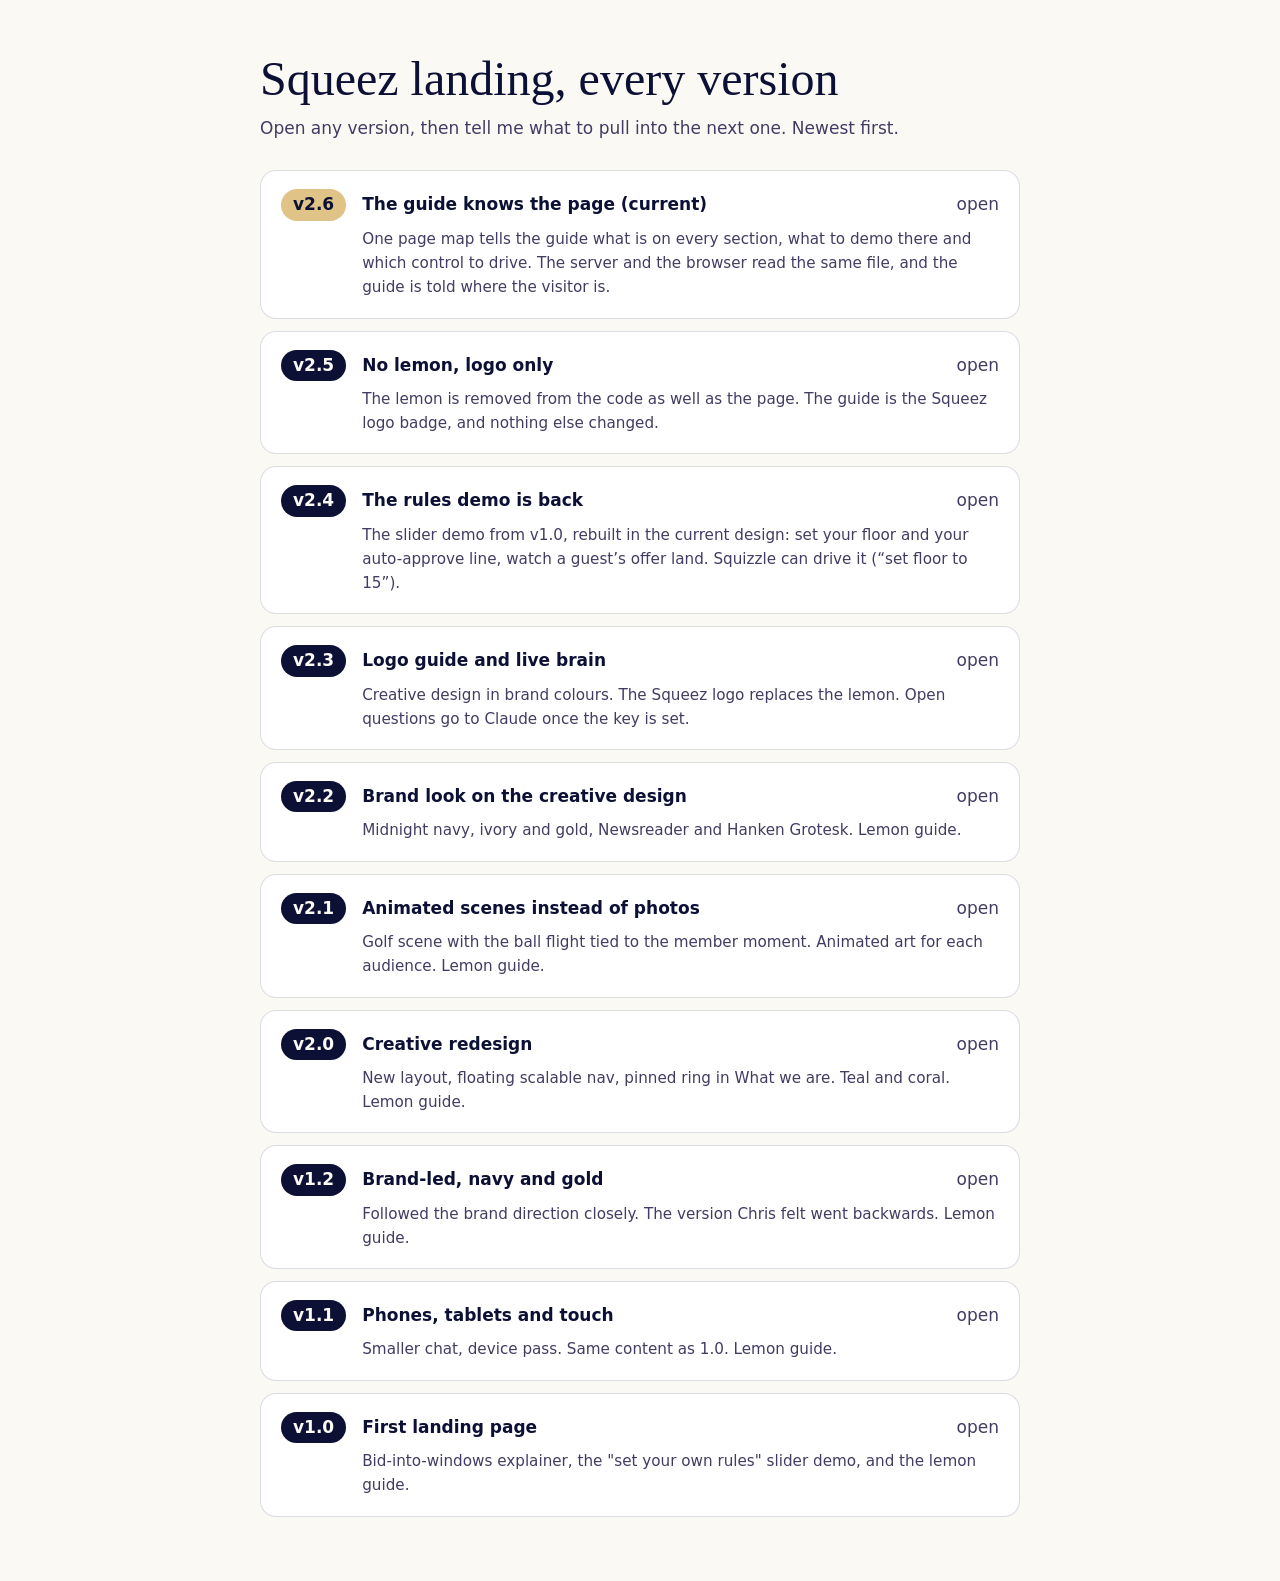
<file: versions/index.html>
<!doctype html>
<html lang="en"><head><meta charset="utf-8"><meta name="viewport" content="width=device-width,initial-scale=1">
<title>Squeez landing: versions</title>
<style>
:root{--navy:#0C1035;--ivory:#FBF9F4;--gold:#E0C387;--plum:#423C63}
*{box-sizing:border-box}body{margin:0;background:var(--ivory);color:var(--navy);font:17px/1.6 system-ui,-apple-system,"Segoe UI",sans-serif;padding:max(24px,env(safe-area-inset-top)) 16px 64px}
main{max-width:760px;margin:0 auto}h1{font:400 clamp(2rem,6vw,3rem)/1.1 Georgia,serif;margin:.6em 0 .2em}p.l{color:var(--plum);margin:0 0 28px}
ol{list-style:none;margin:0;padding:0;display:grid;gap:12px}
a.v{display:grid;grid-template-columns:auto 1fr auto;gap:6px 16px;align-items:baseline;padding:18px 20px;background:#fff;border:1px solid rgba(12,16,53,.14);border-radius:16px;color:inherit;text-decoration:none;transition:transform .2s,border-color .2s}
a.v:hover,a.v:focus-visible{transform:translateY(-2px);border-color:var(--navy);outline:none}
.n{font-weight:700;background:var(--navy);color:var(--ivory);padding:2px 12px;border-radius:99px}.t{font-weight:600}.go{color:var(--plum)}
.d{grid-column:2/4;color:var(--plum);font-size:.95rem}.cur .n{background:var(--gold);color:var(--navy)}
</style></head><body><main>
<h1>Squeez landing, every version</h1>
<p class="l">Open any version, then tell me what to pull into the next one. Newest first.</p>
<ol>
<li><a class="v cur" href="../"><span class="n">v2.6</span><span class="t">The guide knows the page (current)</span><span class="go">open</span><span class="d">One page map tells the guide what is on every section, what to demo there and which control to drive. The server and the browser read the same file, and the guide is told where the visitor is.</span></a></li>
<li><a class="v" href="v2.5/"><span class="n">v2.5</span><span class="t">No lemon, logo only</span><span class="go">open</span><span class="d">The lemon is removed from the code as well as the page. The guide is the Squeez logo badge, and nothing else changed.</span></a></li>
<li><a class="v" href="v2.4/"><span class="n">v2.4</span><span class="t">The rules demo is back</span><span class="go">open</span><span class="d">The slider demo from v1.0, rebuilt in the current design: set your floor and your auto-approve line, watch a guest’s offer land. Squizzle can drive it (&ldquo;set floor to 15&rdquo;).</span></a></li>
<li><a class="v" href="v2.3/"><span class="n">v2.3</span><span class="t">Logo guide and live brain</span><span class="go">open</span><span class="d">Creative design in brand colours. The Squeez logo replaces the lemon. Open questions go to Claude once the key is set.</span></a></li>
<li><a class="v" href="v2.2/"><span class="n">v2.2</span><span class="t">Brand look on the creative design</span><span class="go">open</span><span class="d">Midnight navy, ivory and gold, Newsreader and Hanken Grotesk. Lemon guide.</span></a></li>
<li><a class="v" href="v2.1/"><span class="n">v2.1</span><span class="t">Animated scenes instead of photos</span><span class="go">open</span><span class="d">Golf scene with the ball flight tied to the member moment. Animated art for each audience. Lemon guide.</span></a></li>
<li><a class="v" href="v2.0/"><span class="n">v2.0</span><span class="t">Creative redesign</span><span class="go">open</span><span class="d">New layout, floating scalable nav, pinned ring in What we are. Teal and coral. Lemon guide.</span></a></li>
<li><a class="v" href="v1.2/"><span class="n">v1.2</span><span class="t">Brand-led, navy and gold</span><span class="go">open</span><span class="d">Followed the brand direction closely. The version Chris felt went backwards. Lemon guide.</span></a></li>
<li><a class="v" href="v1.1/"><span class="n">v1.1</span><span class="t">Phones, tablets and touch</span><span class="go">open</span><span class="d">Smaller chat, device pass. Same content as 1.0. Lemon guide.</span></a></li>
<li><a class="v" href="v1.0/"><span class="n">v1.0</span><span class="t">First landing page</span><span class="go">open</span><span class="d">Bid-into-windows explainer, the "set your own rules" slider demo, and the lemon guide.</span></a></li>
</ol></main></body></html>
</file>
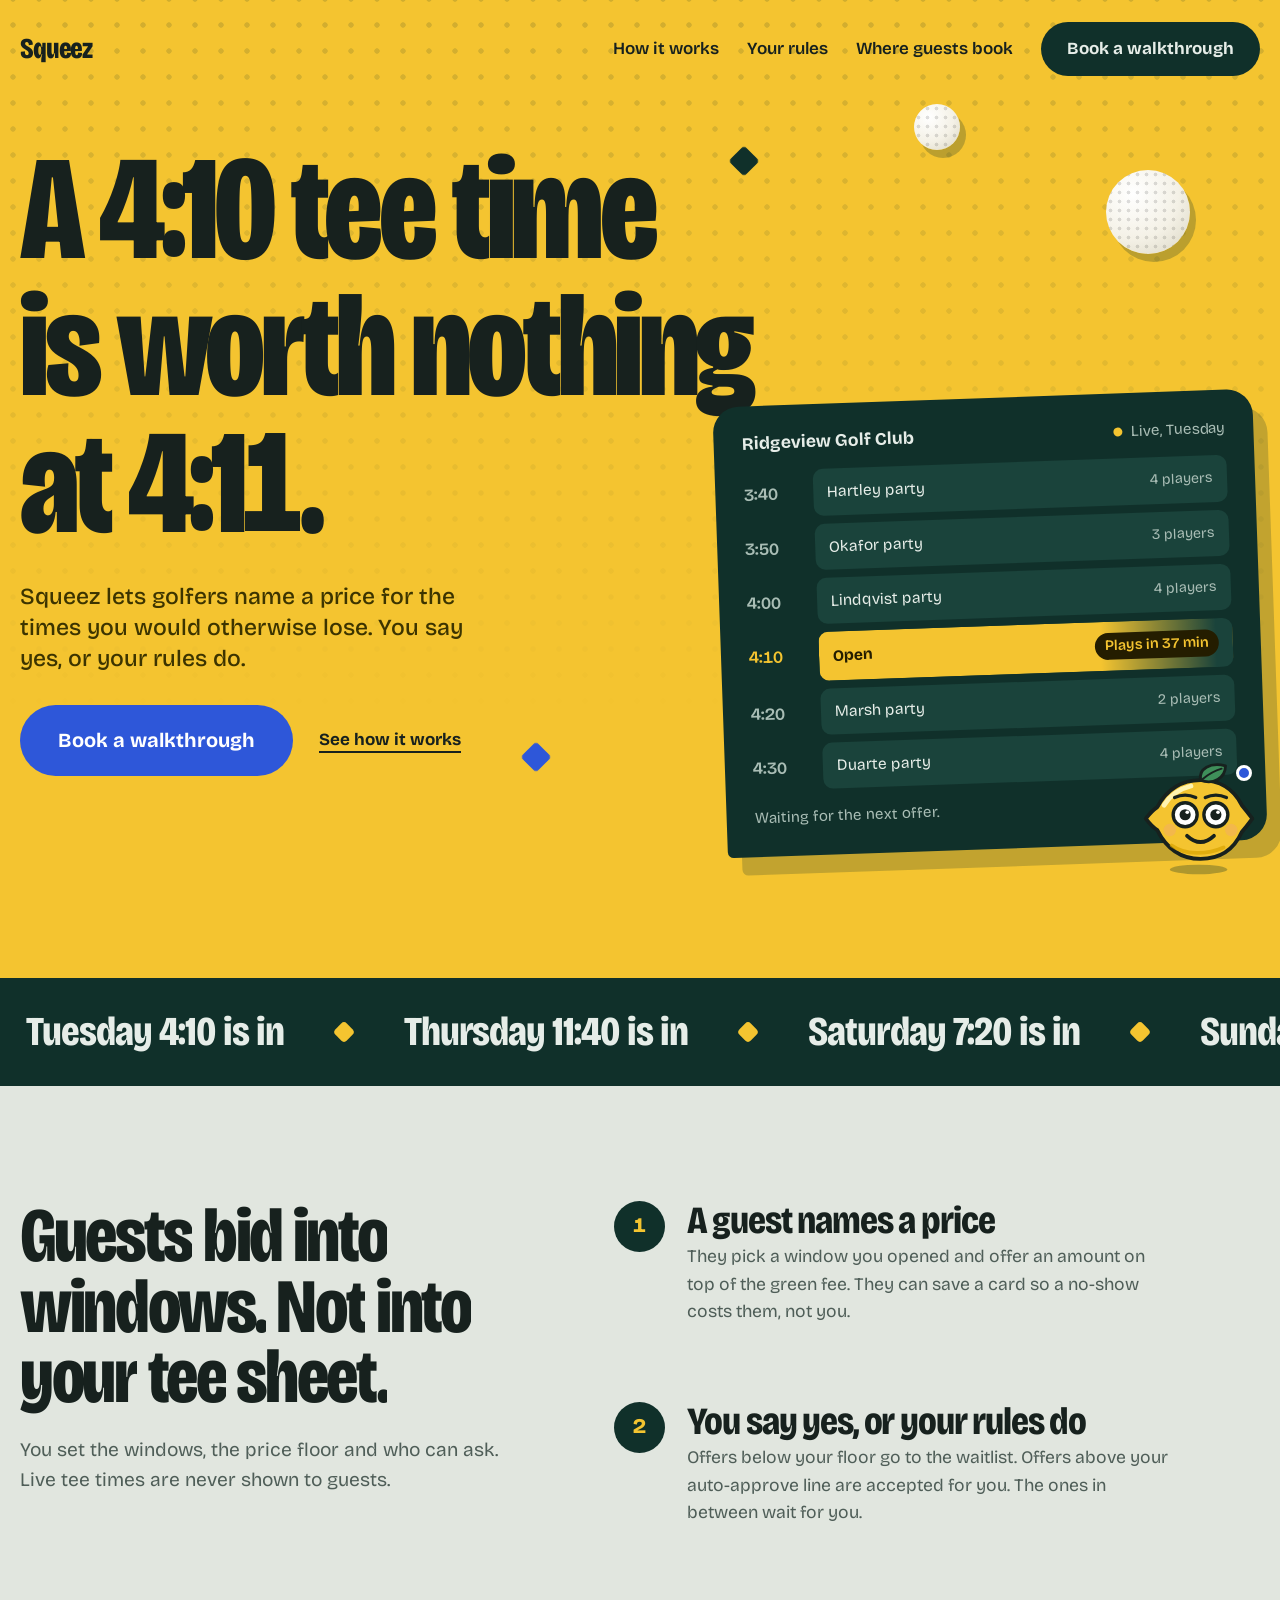
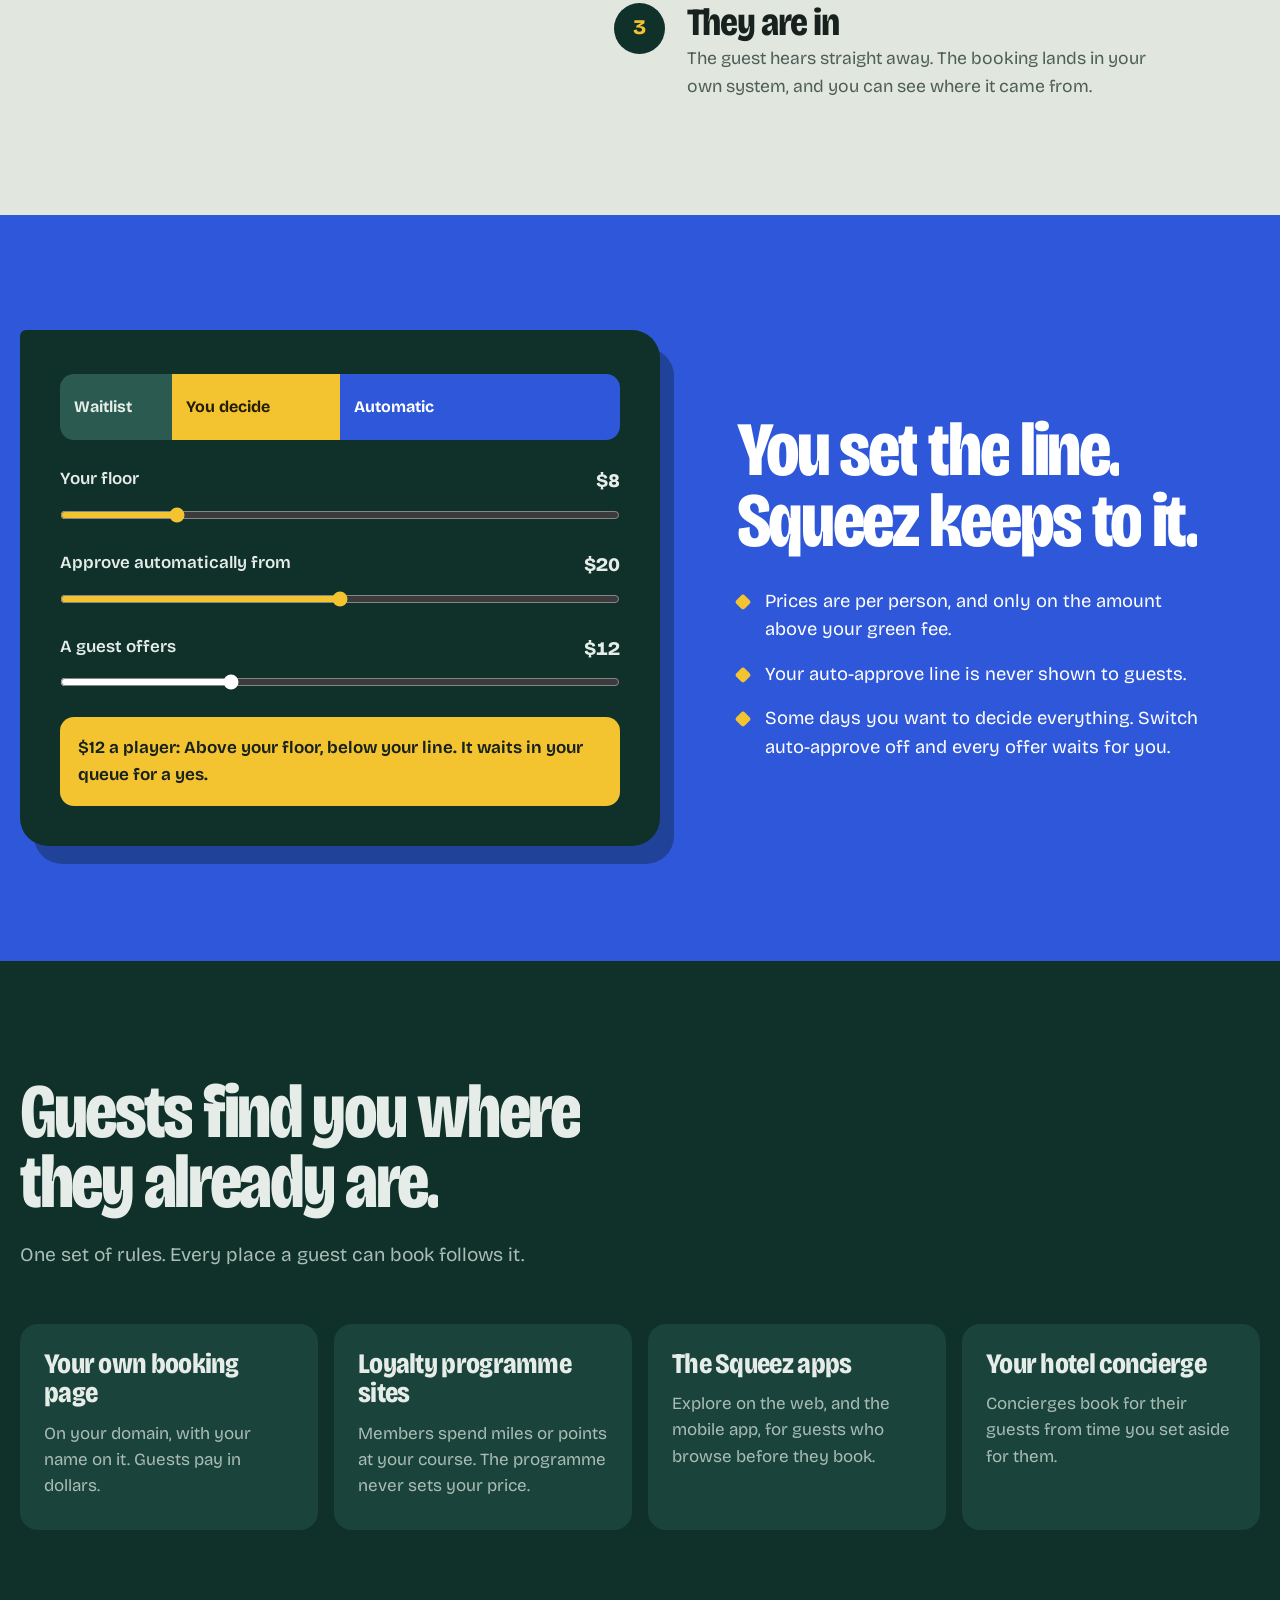
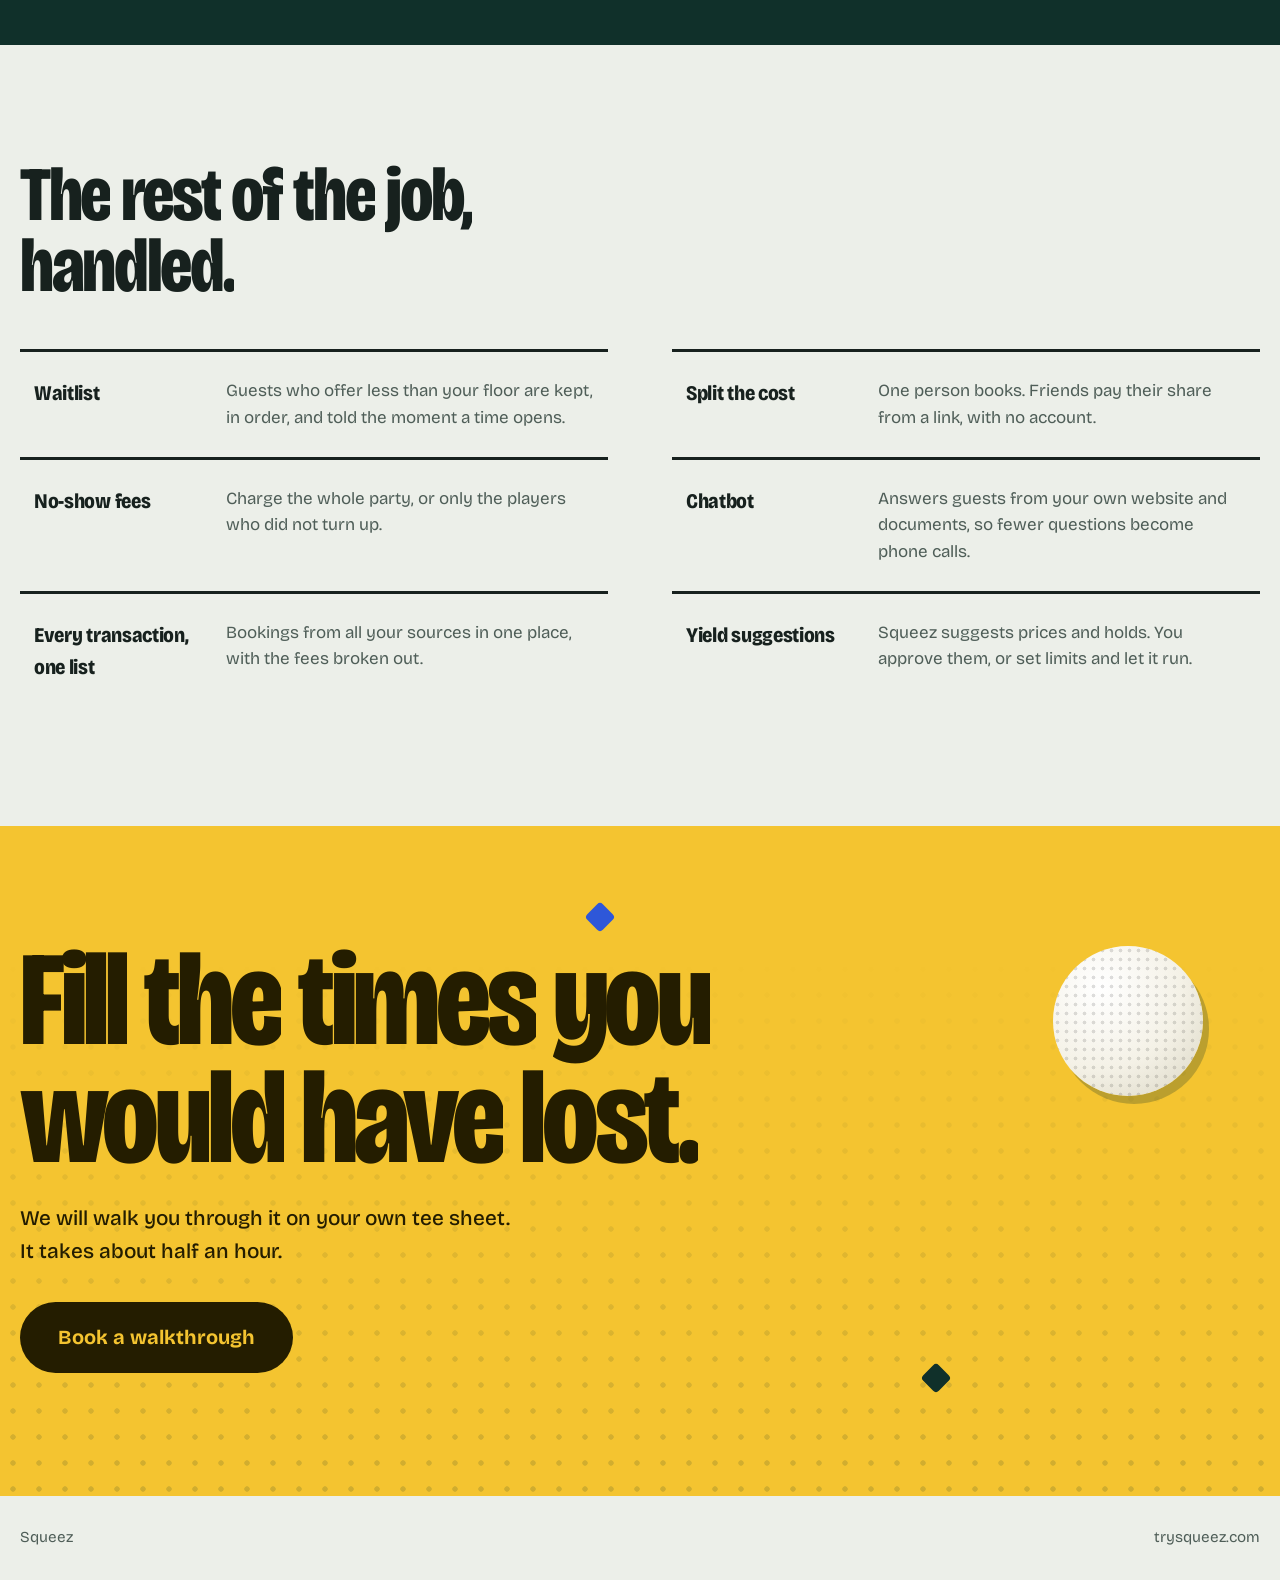
<file: versions/v1.0/index.html>
<!doctype html>
<html lang="en">
<head>
<meta charset="utf-8">
<meta name="viewport" content="width=device-width, initial-scale=1">
<title>Squeez - fill the tee times you would lose</title>
<meta name="description" content="Squeez lets guests name a price for tee times, tables and treatments that would otherwise go empty. You approve each one, or your rules do.">
<link rel="preconnect" href="https://fonts.googleapis.com">
<link rel="preconnect" href="https://fonts.gstatic.com" crossorigin>
<link href="https://fonts.googleapis.com/css2?family=Bricolage+Grotesque:opsz,wdth,wght@12..96,75..100,200..800&display=swap" rel="stylesheet">
<script>document.documentElement.classList.add('js')</script>
<style>
:root{
  --chalk:#ECEFE9; --chalk-2:#E1E6DF;
  --spruce:#10302A; --spruce-2:#1A433B; --spruce-3:#2A5A50;
  --blue:#2E57D9; --blue-d:#2347B8;
  --flag:#F4C430; --flag-ink:#241D00;
  --ink:#17211E; --muted:#4F5E58;
  --on-spruce:#E6EDE8; --on-spruce-muted:#A9BDB5;
  --expo:cubic-bezier(.16,1,.3,1);
  --h:clamp(3.4rem,11.6vw,10.8rem);
}
*{box-sizing:border-box;margin:0}
html{scroll-behavior:smooth}
body{
  background:var(--chalk);color:var(--ink);
  font-family:"Bricolage Grotesque",system-ui,sans-serif;font-size:1.0625rem;line-height:1.55;
  font-variation-settings:"wdth" 100;-webkit-font-smoothing:antialiased;overflow-x:hidden;
}
.num{font-variant-numeric:tabular-nums}
a{color:inherit}
:focus-visible{outline:3px solid var(--blue);outline-offset:3px;border-radius:4px}
.wrap{width:min(1240px,100% - 32px);margin-inline:auto}

/* scroll progress */
.progress{position:fixed;inset:0 0 auto 0;height:5px;background:var(--blue);transform-origin:0 50%;transform:scaleX(var(--sp,0));z-index:50}

/* nav */
.nav{display:flex;align-items:center;justify-content:space-between;padding-block:22px;position:relative;z-index:5}
.logo{font-weight:800;font-size:1.8rem;letter-spacing:-.04em;font-variation-settings:"wdth" 75;text-decoration:none}
.nav-links{display:flex;gap:28px;align-items:center}
.nav-links a:not(.btn){text-decoration:none;font-weight:600;background:linear-gradient(currentColor,currentColor) 0 100%/0 2px no-repeat;transition:background-size .35s var(--expo)}
.nav-links a:not(.btn):hover{background-size:100% 2px}
@media(max-width:720px){.nav-links a.hide-sm{display:none}}

.btn{
  display:inline-block;background:var(--spruce);color:var(--on-spruce);padding:14px 26px;border-radius:999px;
  font:inherit;font-weight:700;text-decoration:none;border:0;cursor:pointer;
  transition:background .15s,transform .35s var(--expo);will-change:transform;position:relative;overflow:hidden;
}
.btn:hover{background:var(--spruce-2)}
.btn:active{transform:scale(.95)!important;transition-duration:.08s}
.btn.blue{background:var(--blue);color:#fff}
.btn.blue:hover{background:var(--blue-d)}
.btn.big{padding:20px 38px;font-size:1.25rem}
.textlink{font-weight:700;text-underline-offset:6px;text-decoration-thickness:2px}

/* ---------- hero ---------- */
.hero-bg{background:var(--flag);position:relative;overflow:hidden}
.hero-bg::before{ /* golf-ball dimples, drifts on scroll */
  content:"";position:absolute;inset:-40px 0 0;
  background-image:radial-gradient(circle,rgba(16,48,42,.16) 2.4px,transparent 3px);
  background-size:26px 26px;background-position:0 var(--py,0px);
  -webkit-mask-image:linear-gradient(180deg,#000 0,transparent 75%);mask-image:linear-gradient(180deg,#000 0,transparent 75%);
}
.hero{position:relative;padding-block:clamp(20px,4vw,48px) clamp(56px,7vw,96px);min-height:calc(var(--h) * 2.02 + 580px)}
h1{
  font-size:var(--h);line-height:.86;letter-spacing:-.03em;font-weight:800;font-variation-settings:"wdth" 75;color:var(--ink);
}
.ln{display:block;overflow:hidden;padding:.06em 0 .16em;margin:-.06em 0 -.16em}
.ln>span{display:block}
.roll{display:inline-block;overflow:hidden;height:.86em;vertical-align:top;margin-top:.0em}
.roll .col{display:flex;flex-direction:column}
.roll .col span{display:block;height:.86em;line-height:.86}
.lede{font-size:clamp(1.2rem,1.8vw,1.5rem);max-width:30ch;margin-top:clamp(22px,3vw,34px);color:#3C3400;font-weight:500;line-height:1.35}
.cta{display:flex;gap:26px;align-items:center;margin-top:30px;flex-wrap:wrap}
.hero .textlink{color:var(--ink)}

.sheet-wrap{position:absolute;right:0;top:calc(var(--h) * 2.02);width:min(540px,48%);perspective:1100px}
.sheet{
  background:var(--spruce);color:var(--on-spruce);border-radius:26px 26px 26px 6px;padding:24px clamp(14px,2.2vw,28px) 26px;
  transform:rotate(-2deg);transition:transform .45s var(--expo);position:relative;
  box-shadow:14px 18px 0 rgba(16,48,42,.22);
}
.sheet-head{display:flex;justify-content:space-between;align-items:baseline;gap:12px;margin-bottom:14px}
.sheet-head strong{font-weight:700;font-size:1.1rem}
.sheet-head span{color:var(--on-spruce-muted);font-size:.95rem}
.rows{display:grid;gap:8px}
.row{display:grid;grid-template-columns:3.6rem 1fr;gap:0 12px;align-items:stretch}
.rows>.row:not(.open){margin-bottom:0}
.row time{padding-top:11px;font-weight:600;color:var(--on-spruce-muted)}
.bar{background:var(--spruce-2);border-radius:10px;padding:11px 14px;min-height:46px;display:flex;justify-content:space-between;gap:12px;align-items:center;font-size:.98rem}
.bar small{color:var(--on-spruce-muted);font-size:.9rem}
.row.open .bar{
  --p:100%;
  background:linear-gradient(90deg,var(--flag) 0,var(--flag) calc(var(--p) - 28%),rgba(244,196,48,0) var(--p)),var(--spruce-2);
  color:var(--flag-ink);font-weight:700;transition:background .4s;
}
.row.open .bar small{background:var(--flag-ink);color:var(--flag);padding:2px 10px;border-radius:999px;font-weight:600}
.row.open.filled .bar{background:var(--blue);color:#fff}
.row.open.filled .bar small{background:transparent;color:#dbe4ff;padding:0}
.row.open time{color:var(--flag)}
.row.open.filled time{color:#fff}
.row.open .bar{transform-origin:0 50%}
.row.pop .bar{animation:pop .6s var(--expo)}
@keyframes pop{0%{transform:scale(1)}30%{transform:scale(1.06,1.18)}100%{transform:scale(1)}}
.offer{grid-column:2;display:grid;grid-template-rows:0fr;transition:grid-template-rows .55s var(--expo)}
.offer.show{grid-template-rows:1fr}
.offer>div{overflow:hidden}
.offer-in{margin-top:8px;padding:14px;background:var(--chalk);color:var(--ink);border-radius:10px;display:flex;flex-wrap:wrap;gap:12px 18px;align-items:center;justify-content:space-between}
.offer-in p{max-width:28ch;line-height:1.35}
.offer-in b{font-weight:700}
.approve{background:var(--spruce);color:var(--on-spruce);border:0;border-radius:999px;padding:10px 22px;font:inherit;font-weight:700;cursor:pointer;transition:transform .3s var(--expo),background .15s}
.approve:hover{background:var(--spruce-2);transform:scale(1.06)}
.approve:active{transform:scale(.94)}
.approve[disabled]{background:var(--blue);color:#fff;cursor:default;transform:none}
.sheet-foot{display:flex;justify-content:space-between;align-items:center;gap:12px;margin-top:16px;color:var(--on-spruce-muted);font-size:.95rem;min-height:1.5em}
.replay{background:none;border:0;color:var(--on-spruce);font:inherit;text-decoration:underline;text-underline-offset:4px;cursor:pointer;padding:4px}
.live{position:absolute;left:-9999px}
.bit{position:absolute;width:12px;height:12px;pointer-events:none;border-radius:3px;z-index:3}

@media(max-width:900px){
  .hero{min-height:0}
  .sheet-wrap{position:relative;top:auto;right:auto;width:100%;margin-top:44px}
  .sheet{transform:rotate(-1deg)}
}

/* ---------- marquee ---------- */
.marquee{background:var(--spruce);color:var(--on-spruce);overflow:hidden;padding-block:22px;border-block:0}
.mq-track{display:flex;width:max-content;animation:mq 38s linear infinite}
.marquee:hover .mq-track{animation-play-state:paused}
.mq-track span{font-size:clamp(1.6rem,3.2vw,2.6rem);font-weight:760;letter-spacing:-.025em;font-variation-settings:"wdth" 80;white-space:nowrap;padding-inline:26px;display:flex;align-items:center;gap:52px}
.mq-track span::after{content:"";width:16px;height:16px;background:var(--flag);border-radius:4px;transform:rotate(45deg);flex:none}
@keyframes mq{to{transform:translateX(-50%)}}

/* ---------- sections ---------- */
section{padding-block:clamp(64px,9vw,128px)}
h2{font-size:clamp(2.4rem,6vw,5rem);line-height:.92;letter-spacing:-.03em;font-weight:780;font-variation-settings:"wdth" 78;max-width:17ch}
.sec-lede{margin-top:22px;max-width:44ch;color:var(--muted);font-size:1.2rem}
.w{display:inline-block;overflow:hidden;vertical-align:top;padding:.06em 0 .16em;margin:-.06em 0 -.16em}
.w>i{display:inline-block;font-style:normal}

.how{background:var(--chalk-2)}
.how-grid{display:grid;grid-template-columns:1fr 1.25fr;gap:clamp(32px,6vw,100px);align-items:start}
.how-grid>div:first-child{position:sticky;top:48px}
.steps{list-style:none;padding:0;display:grid;gap:clamp(44px,6vw,78px);counter-reset:s;position:relative}
.steps::before{content:"";position:absolute;left:1.55rem;top:1.5rem;bottom:1.5rem;width:4px;background:var(--spruce);transform-origin:top;transform:scaleY(var(--prog,0));border-radius:2px}
.steps li{display:grid;grid-template-columns:3.3rem 1fr;gap:4px 20px;counter-increment:s;position:relative}
.steps li::before{
  content:counter(s);grid-row:span 2;width:3.2rem;height:3.2rem;border-radius:50%;background:var(--spruce);color:var(--flag);
  display:grid;place-items:center;font-weight:800;font-size:1.3rem;font-variant-numeric:tabular-nums;position:relative;z-index:1;
}
.steps h3{font-size:clamp(1.7rem,3vw,2.5rem);line-height:1;font-weight:760;letter-spacing:-.03em;font-variation-settings:"wdth" 82}
.steps p{color:var(--muted);max-width:44ch;font-size:1.1rem}
@media(max-width:860px){.how-grid{grid-template-columns:1fr}.how-grid>div:first-child{position:static}}

.control{background:var(--blue);color:#fff}
.control h2{color:#fff}
.control-grid{display:grid;grid-template-columns:1.1fr .9fr;gap:clamp(32px,6vw,100px);align-items:center}
.dial{background:var(--spruce);color:var(--on-spruce);border-radius:6px 28px 28px 28px;padding:clamp(22px,3.4vw,40px);box-shadow:14px 18px 0 rgba(8,24,20,.32)}
.track{display:flex;height:66px;border-radius:14px;overflow:hidden;margin-block:4px 26px;font-weight:700;font-size:1rem}
.track div{display:flex;align-items:center;padding-inline:14px;white-space:nowrap;overflow:hidden;width:0;transition:width .9s var(--expo)}
.dial.settled .track div{transition:width .12s}
.t-wait{background:var(--spruce-3)}
.t-you{background:var(--flag);color:var(--flag-ink)}
.t-auto{background:var(--blue);color:#fff}
.field{display:grid;grid-template-columns:1fr auto;gap:4px 12px;margin-bottom:20px}
.field label{font-weight:600}
.field output{font-weight:800;font-size:1.2rem}
.field input{grid-column:1/-1;width:100%;accent-color:var(--flag);height:30px;cursor:grab}
.field.offer-f input{accent-color:#fff}
.verdict{margin-top:8px;padding:18px;border-radius:14px;background:var(--chalk);color:var(--ink);font-weight:650;min-height:4.4em;display:flex;align-items:center;transition:background .25s}
.verdict.v-wait{background:#CFE0D8}
.verdict.v-you{background:var(--flag)}
.verdict.v-auto{background:#fff}
.control-copy ul{margin-top:30px;padding:0;list-style:none;display:grid;gap:16px;font-size:1.15rem}
.control-copy li{padding-left:28px;position:relative;max-width:40ch}
.control-copy li::before{content:"";position:absolute;left:0;top:.5em;width:12px;height:12px;background:var(--flag);border-radius:3px;transform:rotate(45deg)}
@media(max-width:860px){.control-grid{grid-template-columns:1fr}}

.where{background:var(--spruce);color:var(--on-spruce)}
.where .sec-lede{color:var(--on-spruce-muted)}
.where dl{margin-top:54px;display:grid;grid-template-columns:repeat(4,1fr);gap:16px}
.where dl>div{position:relative;overflow:hidden;border-radius:18px;padding:26px 24px 30px;background:var(--spruce-2);transition:color .35s var(--expo),transform .5s var(--expo);isolation:isolate}
.where dl>div::before{content:"";position:absolute;inset:0;background:var(--flag);transform:translateY(101%);transition:transform .55s var(--expo);z-index:-1;border-radius:inherit}
.where dl>div:hover{color:var(--flag-ink);transform:translateY(-8px)}
.where dl>div:hover::before{transform:none}
.where dt{font-weight:780;font-size:clamp(1.4rem,2.2vw,1.9rem);line-height:1.05;letter-spacing:-.025em;font-variation-settings:"wdth" 82;margin-bottom:12px}
.where dd{color:var(--on-spruce-muted);transition:color .3s}
.where dl>div:hover dd{color:#3C3400}
@media(max-width:960px){.where dl{grid-template-columns:repeat(2,1fr)}}
@media(max-width:560px){.where dl{grid-template-columns:1fr}}

.around ul{list-style:none;padding:0;margin-top:48px;display:grid;grid-template-columns:repeat(2,1fr);gap:0 clamp(28px,5vw,80px)}
.around li{position:relative;overflow:hidden;isolation:isolate;padding:26px 14px;border-top:3px solid var(--ink);display:grid;grid-template-columns:11rem 1fr;gap:16px;transition:color .3s}
.around li::before{content:"";position:absolute;inset:0;background:var(--ink);transform:scaleY(0);transform-origin:bottom;transition:transform .45s var(--expo);z-index:-1}
.around li:hover{color:var(--chalk)}
.around li:hover::before{transform:scaleY(1)}
.around li b{font-weight:780;font-size:1.3rem;letter-spacing:-.015em;font-variation-settings:"wdth" 85}
.around li span{color:var(--muted);transition:color .3s}
.around li:hover span{color:var(--on-spruce-muted)}
@media(max-width:860px){.around ul{grid-template-columns:1fr}.around li{grid-template-columns:1fr;gap:4px}}

.final{background:var(--flag);color:var(--flag-ink);position:relative;overflow:hidden}
.final::before{content:"";position:absolute;inset:0;background-image:radial-gradient(circle,rgba(16,48,42,.16) 2.4px,transparent 3px);background-size:26px 26px;-webkit-mask-image:linear-gradient(0deg,#000 0,transparent 80%);mask-image:linear-gradient(0deg,#000 0,transparent 80%)}
.final .wrap{position:relative}
.final h2{font-size:clamp(3.2rem,10.5vw,9.4rem);max-width:12ch;color:var(--flag-ink);line-height:.88}
.final p{margin-top:26px;max-width:36ch;font-size:1.3rem;font-weight:500}
.final .btn{margin-top:34px;background:var(--flag-ink);color:var(--flag)}
.final .btn:hover{background:#3A2F00}
footer{padding-block:30px;color:var(--muted);font-size:.95rem}
footer .wrap{display:flex;justify-content:space-between;gap:16px;flex-wrap:wrap}

/* ---------- ongoing motion ---------- */
.hero-bg::before,.final::before{animation:drift 5s linear infinite}
@keyframes drift{from{background-position-x:0}to{background-position-x:26px}}
@keyframes spin{to{rotate:360deg}}
@keyframes bob{from{translate:0 0;rotate:0deg}to{translate:0 -16px;rotate:8deg}}
@keyframes sheetBob{from{translate:0 0}to{translate:0 -10px}}
@keyframes ring{0%{box-shadow:0 0 0 0 rgba(46,87,217,.55)}70%,100%{box-shadow:0 0 0 20px rgba(46,87,217,0)}}
@keyframes dotPulse{0%,100%{transform:scale(1);opacity:1}50%{transform:scale(1.7);opacity:.35}}
@keyframes boing{0%{scale:1}25%{scale:1.35 .7}55%{scale:.85 1.2}100%{scale:1}}
@keyframes stepPop{0%{transform:scale(1)}35%{transform:scale(1.4) rotate(-14deg)}100%{transform:scale(1)}}
@keyframes rip{to{transform:scale(1);opacity:0}}
.sheet-wrap{animation:sheetBob 5s ease-in-out 2.4s infinite alternate}
.btn.pulse{animation:ring 2.6s ease-out 2s infinite}
.sheet-head .dot{display:inline-block;width:9px;height:9px;border-radius:50%;background:var(--flag);margin-right:8px;animation:dotPulse 1.6s ease-in-out infinite}
.fl{position:absolute;z-index:1;pointer-events:none}
.fl.dia{width:22px;height:22px;background:var(--spruce);transform:rotate(45deg);border-radius:4px;animation:spin 9s linear infinite,bob 4.6s ease-in-out infinite alternate}
.fl.dia.blu{background:var(--blue)}
.fl.ball{pointer-events:auto;cursor:pointer;aspect-ratio:1;border-radius:50%;
  background:radial-gradient(circle at 32% 28%,#fff 0,#f4f1e6 55%,#d9d5c2 100%);
  box-shadow:6px 8px 0 rgba(16,48,42,.25);animation:bob 5.2s ease-in-out infinite alternate;transition:scale .3s var(--expo)}
.fl.ball::after{content:"";position:absolute;inset:0;border-radius:50%;background-image:radial-gradient(circle,rgba(0,0,0,.13) 1.6px,transparent 2.2px);background-size:9px 9px}
.fl.ball:hover{scale:1.12}
.fl.ball.boing{animation:boing .7s var(--expo)}
.fl.b1{right:7%;top:170px;width:84px}
.fl.b2{right:25%;top:104px;width:46px;animation-duration:6.4s;animation-delay:-2s}
.fl.d1{right:41%;top:150px}
.fl.d2{left:41%;bottom:210px;animation-duration:11s,5.6s}
.final .fl.b3{right:6%;top:18%;width:min(150px,16vw);z-index:0}
.final .fl.d3{right:26%;bottom:16%}
.final .fl.d4{left:46%;top:12%;animation-duration:13s,6.2s}
.mq-track span::after{animation:spin 6s linear infinite}
.rip{position:absolute;border-radius:50%;pointer-events:none;background:rgba(255,255,255,.42);transform:scale(0)}
@media(prefers-reduced-motion:no-preference){.rip{animation:rip .75s var(--expo) forwards}}
.steps li.pop::before{animation:stepPop .7s var(--expo)}
.steps li{cursor:pointer}
.bit{position:absolute;width:12px;height:12px;border-radius:3px;pointer-events:none;z-index:3}
.bit.fx{position:fixed;z-index:80}
.auto-tag{background:var(--spruce);color:var(--flag);padding:8px 16px;border-radius:999px;font-weight:700;font-size:.92rem}
.calm *,.calm *::before,.calm *::after{animation-play-state:paused!important}

@media(max-width:900px){.fl{display:none}.final .fl.b3{display:block;width:84px;top:auto;bottom:6%}}

/* ---------- entrance states (motion allowed only) ---------- */
@media (prefers-reduced-motion:no-preference){
  .js .ln>span{transform:translateY(112%)}
  .js .hero.go .ln>span{transform:none;transition:transform 1s var(--expo);transition-delay:calc(var(--i)*110ms)}
  .roll .col{transition:transform .7s var(--expo)}
  .roll.tick .col{transform:translateY(-.86em)}
  .js .hero-fade{opacity:0;transform:translateY(22px)}
  .js .hero.go .hero-fade{opacity:1;transform:none;transition:opacity .7s ease-out .75s,transform .9s var(--expo) .75s}
  .js .sheet-wrap{opacity:0;transform:translateY(90px) rotate(5deg)}
  .js .hero.go .sheet-wrap{opacity:1;transform:none;transition:opacity .6s ease-out .55s,transform 1.1s var(--expo) .55s}
  .js .w>i{transform:translateY(115%)}
  .js .in .w>i,.js .w.in>i{transform:none;transition:transform .9s var(--expo);transition-delay:calc(min(var(--i),8)*55ms)}
  .js .steps li{opacity:0;transform:translateX(-36px)}
  .js .steps li.in{opacity:1;transform:none;transition:opacity .5s ease-out,transform .9s var(--expo)}
  .js .where dl>div,.js .around li{opacity:0;transform:translateY(34px)}
  .js .where dl>div.in,.js .around li.in{opacity:1;transform:none;transition:opacity .5s ease-out calc(var(--i)*70ms),transform .8s var(--expo) calc(var(--i)*70ms),color .35s var(--expo)}
  .js .where dl>div.in:hover{transform:translateY(-8px)}
}
@media (prefers-reduced-motion:reduce){
  *{transition:none!important;animation:none!important;scroll-behavior:auto!important}
  .roll .col{transform:translateY(-.86em)}
  .mq-track{flex-wrap:wrap;width:auto}
  .mq-track span:nth-child(n+6){display:none}
  .track div{width:auto}
}
</style>
<link rel="stylesheet" href="assets/mascot/mascot.css">
</head>
<body>
<div class="progress" id="progress" aria-hidden="true"></div>

<div class="hero-bg">
  <span class="fl ball b1" aria-hidden="true"></span>
  <span class="fl ball b2" aria-hidden="true"></span>
  <span class="fl dia d1" aria-hidden="true"></span>
  <span class="fl dia blu d2" aria-hidden="true"></span>
  <header class="wrap nav">
    <a class="logo" href="#top">Squeez</a>
    <nav class="nav-links" aria-label="Main">
      <a class="hide-sm" href="#how">How it works</a>
      <a class="hide-sm" href="#control">Your rules</a>
      <a class="hide-sm" href="#where">Where guests book</a>
      <a class="btn mag" href="#talk">Book a walkthrough</a>
    </nav>
  </header>

  <main id="top">
  <div class="wrap hero" id="hero">
    <h1 aria-label="A 4:10 tee time is worth nothing at 4:11.">
      <span class="ln" aria-hidden="true" style="--i:0"><span>A 4:10 tee time</span></span>
      <span class="ln" aria-hidden="true" style="--i:1"><span>is worth nothing</span></span>
      <span class="ln" aria-hidden="true" style="--i:2"><span>at 4:1<span class="roll num" id="roll"><span class="col"><span>0</span><span>1</span></span></span>.</span></span>
    </h1>
    <div class="hero-fade">
      <p class="lede">Squeez lets golfers name a price for the times you would otherwise lose. You say yes, or your rules do.</p>
      <div class="cta">
        <a class="btn blue big mag pulse" href="#talk">Book a walkthrough</a>
        <a class="textlink" href="#how">See how it works</a>
      </div>
    </div>

    <div class="sheet-wrap" id="sheetWrap">
      <div class="sheet" id="sheet" aria-label="Example tee sheet">
        <div class="sheet-head"><strong>Ridgeview Golf Club</strong><span><i class="dot"></i>Live, Tuesday</span></div>
        <div class="rows">
          <div class="row"><time class="num">3:40</time><div class="bar">Hartley party <small>4 players</small></div></div>
          <div class="row"><time class="num">3:50</time><div class="bar">Okafor party <small>3 players</small></div></div>
          <div class="row"><time class="num">4:00</time><div class="bar">Lindqvist party <small>4 players</small></div></div>
          <div class="row open" id="openRow">
            <time class="num">4:10</time>
            <div class="bar" id="openBar"><span id="openLabel">Open</span><small id="openSmall" class="num">Plays in 38 min</small></div>
            <div class="offer" id="offer"><div>
              <div class="offer-in">
                <p id="offerP"><b>A guest offers $12 a player</b> on top of the green fee, for 4 players.</p>
                <button class="approve" id="approve" type="button">Approve</button>
                <span class="auto-tag" id="autoTag" hidden>Above your auto-approve line</span>
              </div>
            </div></div>
          </div>
          <div class="row"><time class="num">4:20</time><div class="bar">Marsh party <small>2 players</small></div></div>
          <div class="row"><time class="num">4:30</time><div class="bar">Duarte party <small>4 players</small></div></div>
        </div>
        <div class="sheet-foot">
          <span id="foot" class="num">Waiting for the next offer.</span>
        </div>
        <div class="live" id="live" role="status" aria-live="polite"></div>
      </div>
    </div>
  </div>
  </main>
</div>

<div class="marquee" aria-label="Recently filled tee times">
  <div class="mq-track" id="mq">
    <span>Tuesday 4:10 is in</span><span>Thursday 11:40 is in</span><span>Saturday 7:20 is in</span><span>Sunday 2:50 is in</span><span>Friday 9:30 is in</span><span>Monday 6:10 is in</span>
  </div>
</div>

<section class="how" id="how">
  <div class="wrap how-grid">
    <div>
      <h2 data-split>Guests bid into windows. Not into your tee sheet.</h2>
      <p class="sec-lede">You set the windows, the price floor and who can ask. Live tee times are never shown to guests.</p>
    </div>
    <ol class="steps" id="steps">
      <li>
        <h3>A guest names a price</h3>
        <p>They pick a window you opened and offer an amount on top of the green fee. They can save a card so a no-show costs them, not you.</p>
      </li>
      <li>
        <h3>You say yes, or your rules do</h3>
        <p>Offers below your floor go to the waitlist. Offers above your auto-approve line are accepted for you. The ones in between wait for you.</p>
      </li>
      <li>
        <h3>They are in</h3>
        <p>The guest hears straight away. The booking lands in your own system, and you can see where it came from.</p>
      </li>
    </ol>
  </div>
</section>

<section class="control" id="control">
  <div class="wrap control-grid">
    <div class="dial" id="dial" aria-label="Try your own rules">
      <div class="track" aria-hidden="true">
        <div class="t-wait" id="tWait">Waitlist</div>
        <div class="t-you" id="tYou">You decide</div>
        <div class="t-auto" id="tAuto">Automatic</div>
      </div>
      <div class="field"><label for="floor">Your floor</label><output id="floorOut" class="num" for="floor">$8</output><input id="floor" type="range" min="0" max="40" value="8"></div>
      <div class="field"><label for="auto">Approve automatically from</label><output id="autoOut" class="num" for="auto">$20</output><input id="auto" type="range" min="0" max="40" value="20"></div>
      <div class="field offer-f"><label for="offerAmt">A guest offers</label><output id="offerOut" class="num" for="offerAmt">$12</output><input id="offerAmt" type="range" min="0" max="40" value="12"></div>
      <div class="verdict v-you" id="verdict" role="status" aria-live="polite"></div>
    </div>
    <div class="control-copy">
      <h2 data-split>You set the line. Squeez keeps to it.</h2>
      <ul>
        <li>Prices are per person, and only on the amount above your green fee.</li>
        <li>Your auto-approve line is never shown to guests.</li>
        <li>Some days you want to decide everything. Switch auto-approve off and every offer waits for you.</li>
      </ul>
    </div>
  </div>
</section>

<section class="where" id="where">
  <div class="wrap">
    <h2 data-split>Guests find you where they already are.</h2>
    <p class="sec-lede">One set of rules. Every place a guest can book follows it.</p>
    <dl>
      <div style="--i:0"><dt>Your own booking page</dt><dd>On your domain, with your name on it. Guests pay in dollars.</dd></div>
      <div style="--i:1"><dt>Loyalty programme sites</dt><dd>Members spend miles or points at your course. The programme never sets your price.</dd></div>
      <div style="--i:2"><dt>The Squeez apps</dt><dd>Explore on the web, and the mobile app, for guests who browse before they book.</dd></div>
      <div style="--i:3"><dt>Your hotel concierge</dt><dd>Concierges book for their guests from time you set aside for them.</dd></div>
    </dl>
  </div>
</section>

<section class="around">
  <div class="wrap">
    <h2 data-split>The rest of the job, handled.</h2>
    <ul>
      <li style="--i:0"><b>Waitlist</b><span>Guests who offer less than your floor are kept, in order, and told the moment a time opens.</span></li>
      <li style="--i:1"><b>Split the cost</b><span>One person books. Friends pay their share from a link, with no account.</span></li>
      <li style="--i:2"><b>No-show fees</b><span>Charge the whole party, or only the players who did not turn up.</span></li>
      <li style="--i:3"><b>Chatbot</b><span>Answers guests from your own website and documents, so fewer questions become phone calls.</span></li>
      <li style="--i:4"><b>Every transaction, one list</b><span>Bookings from all your sources in one place, with the fees broken out.</span></li>
      <li style="--i:5"><b>Yield suggestions</b><span>Squeez suggests prices and holds. You approve them, or set limits and let it run.</span></li>
    </ul>
  </div>
</section>

<section class="final" id="talk">
  <span class="fl ball b3" aria-hidden="true"></span>
  <span class="fl dia d3" aria-hidden="true"></span>
  <span class="fl dia blu d4" aria-hidden="true"></span>
  <div class="wrap">
    <h2 data-split>Fill the times you would have lost.</h2>
    <p>We will walk you through it on your own tee sheet. It takes about half an hour.</p>
    <a class="btn big mag" href="https://trysqueez.com">Book a walkthrough</a>
  </div>
</section>

<footer><div class="wrap"><span>Squeez</span><span>trysqueez.com</span></div></footer>

<script>
(function(){
  var reduce = matchMedia('(prefers-reduced-motion: reduce)').matches;
  var fine = matchMedia('(pointer:fine)').matches;
  var $ = function(id){ return document.getElementById(id); };

  /* marquee: duplicate for a seamless loop */
  var mq = $('mq'); mq.innerHTML += mq.innerHTML;

  /* split headings into masked words */
  document.querySelectorAll('[data-split]').forEach(function(h){
    var words = h.textContent.trim().split(/\s+/); h.setAttribute('aria-label', h.textContent.trim()); h.textContent = '';
    words.forEach(function(w, i){
      var s = document.createElement('span'); s.className = 'w'; s.setAttribute('aria-hidden','true'); s.style.setProperty('--i', i);
      var n = document.createElement('i'); n.textContent = w; s.appendChild(n); h.appendChild(s); h.appendChild(document.createTextNode(' '));
    });
  });

  /* scroll reveal */
  var io = new IntersectionObserver(function(es){
    es.forEach(function(e){ if(e.isIntersecting){ e.target.classList.add('in'); io.unobserve(e.target); } });
  }, {threshold:.25});
  document.querySelectorAll('[data-split] .w, .steps li, .where dl>div, .around li').forEach(function(el){
    if (el.classList.contains('w')) { /* observe the heading once, reveal all its words */
      var h = el.parentNode; if(!h._o){ h._o = 1; io.observe(h); }
    } else io.observe(el);
  });

  /* hero entrance + clock roll 4:10 -> 4:11 */
  var hero = $('hero'), roll = $('roll');
  requestAnimationFrame(function(){ requestAnimationFrame(function(){ hero.classList.add('go'); }); });

  /* scroll: progress bar, dimple drift, timeline draw */
  var prog = $('progress'), steps = $('steps'), heroBg = document.querySelector('.hero-bg'), ticking = false;
  function onScroll(){
    ticking = false;
    var max = document.documentElement.scrollHeight - innerHeight;
    prog.style.setProperty('--sp', max > 0 ? scrollY / max : 0);
    if (!reduce) heroBg.style.setProperty('--py', (scrollY * -.25) + 'px');
    var r = steps.getBoundingClientRect();
    var p = (innerHeight * .65 - r.top) / r.height;
    steps.style.setProperty('--prog', Math.max(0, Math.min(1, p)));
  }
  addEventListener('scroll', function(){ if(!ticking){ ticking = true; requestAnimationFrame(onScroll); } }, {passive:true});
  addEventListener('resize', onScroll); onScroll();

  /* magnetic buttons */
  if (fine && !reduce) document.querySelectorAll('.mag').forEach(function(b){
    b.addEventListener('pointermove', function(e){
      var r = b.getBoundingClientRect(), x = e.clientX - (r.left + r.width/2), y = e.clientY - (r.top + r.height/2);
      b.style.transform = 'translate('+(x*.22)+'px,'+(y*.3)+'px)';
    });
    b.addEventListener('pointerleave', function(){ b.style.transform = ''; });
  });

  /* sheet tilt follows the pointer */
  var sheet = $('sheet');
  if (fine && !reduce) {
    hero.addEventListener('pointermove', function(e){
      var r = hero.getBoundingClientRect(), x = (e.clientX - r.left) / r.width - .5, y = (e.clientY - r.top) / r.height - .5;
      sheet.style.transform = 'rotate(-2deg) rotateY('+(x*10)+'deg) rotateX('+(-y*8)+'deg)';
    });
    hero.addEventListener('pointerleave', function(){ sheet.style.transform = ''; });
  }

  /* ---------- tee sheet: an endless loop of offers ---------- */
  var row = $('openRow'), bar = $('openBar'), label = $('openLabel'), small = $('openSmall');
  var offer = $('offer'), offerP = $('offerP'), approve = $('approve'), autoTag = $('autoTag'), foot = $('foot'), live = $('live');
  var timers = [], raf = 0, done = false, calm = reduce, cyc = 0;
  var CYCLES = [
    {amt:12, n:4, path:'manual'},
    {amt:22, n:3, path:'auto'},
    {amt:4,  n:2, path:'wait'},
    {amt:15, n:4, path:'manual'}
  ];
  function cur(){ return CYCLES[cyc % CYCLES.length]; }
  function later(fn, ms){ timers.push(setTimeout(fn, ms)); }
  function clearAll(){ timers.forEach(clearTimeout); timers = []; cancelAnimationFrame(raf); }

  function popAt(x, y, n){
    if (reduce) return;
    var cols = ['#F4C430', '#2E57D9', '#ECEFE9', '#10302A'];
    for (var i = 0; i < n; i++){
      var b = document.createElement('i'); b.className = 'bit fx'; b.style.left = x + 'px'; b.style.top = y + 'px';
      b.style.background = cols[i % 4]; document.body.appendChild(b);
      var a = Math.random() * Math.PI * 2, d = 70 + Math.random() * 150;
      b.animate([
        {transform:'translate(0,0) rotate(0) scale(1)', opacity:1},
        {transform:'translate(' + Math.cos(a) * d + 'px,' + (Math.sin(a) * d - 30) + 'px) rotate(' + (Math.random() * 540 - 270) + 'deg) scale(.4)', opacity:0}
      ], {duration:800 + Math.random() * 500, easing:'cubic-bezier(.16,1,.3,1)'}).onfinish = (function(n2){ return function(){ n2.remove(); }; })(b);
    }
  }
  function erode(from, to, ms){
    var t0 = performance.now();
    (function step(t){
      var k = Math.min((t - t0) / ms, 1);
      bar.style.setProperty('--p', (from + (to - from) * k) + '%');
      small.textContent = 'Plays in ' + (38 - Math.round(k * 5)) + ' min';
      if (k < 1 && !done) raf = requestAnimationFrame(step);
    })(t0);
  }
  function countTo(el, n, text){
    if (reduce){ el.textContent = text(n); return; }
    var t0 = performance.now();
    (function s(t){ var k = Math.min((t - t0) / 700, 1), e = 1 - Math.pow(1 - k, 3); el.textContent = text(Math.round(n * e)); if (k < 1) requestAnimationFrame(s); })(t0);
  }
  function setOffer(c){
    var strong = document.createElement('b'); strong.textContent = 'A guest offers $' + c.amt + ' a player';
    offerP.textContent = ''; offerP.appendChild(strong);
    offerP.appendChild(document.createTextNode(' on top of the green fee, for ' + c.n + ' players.'));
    approve.hidden = c.path !== 'manual'; autoTag.hidden = c.path === 'manual';
    autoTag.textContent = c.path === 'auto' ? 'Above your auto-approve line' : 'Below your floor';
    approve.disabled = false; approve.textContent = 'Approve';
  }
  function reset(){
    done = false; row.classList.remove('filled', 'pop'); offer.classList.remove('show');
    label.textContent = 'Open'; small.textContent = 'Plays in 38 min';
    bar.style.setProperty('--p', '100%'); foot.textContent = 'Waiting for the next offer.';
  }
  function next(){ cyc++; if (!calm) runCycle(false); }
  function fill(c){
    if (done) return; done = true; clearAll();
    row.classList.add('filled'); void row.offsetWidth; row.classList.add('pop');
    label.textContent = 'You’re in'; small.textContent = c.n + ' players';
    if (c.path === 'manual'){ approve.disabled = true; approve.textContent = 'Approved'; }
    bar.style.setProperty('--p', '100%');
    countTo(foot, c.amt * c.n, function(n){ return '$' + n + ' recovered from a time worth $0 at 4:11.'; });
    live.textContent = 'Offer accepted. The 4:10 tee time is booked for ' + c.n + ' players.';
    var rr = row.getBoundingClientRect(); popAt(rr.left + rr.width * .55, rr.top + rr.height / 2, 18);
    later(next, 4600);
  }
  function waitlisted(c){
    done = true; clearAll();
    small.textContent = 'On the waitlist'; bar.style.setProperty('--p', '100%');
    foot.textContent = '$' + c.amt + ' is below your floor, so the guest is on the waitlist.';
    live.textContent = 'Offer below the floor. The guest is on the waitlist.';
    later(next, 4600);
  }
  function runCycle(first){
    clearAll(); reset(); var c = cur(); setOffer(c);
    var d = first ? 1300 : 400;
    later(function(){ erode(100, 62, 5600); }, d);
    later(function(){ offer.classList.add('show'); foot.textContent = c.path === 'manual' ? 'An offer is waiting for you.' : 'An offer just arrived.'; }, d + 1800);
    if (c.path === 'manual') later(function(){ fill(c); }, d + 5600);
    else if (c.path === 'auto') later(function(){ fill(c); }, d + 3600);
    else later(function(){ waitlisted(c); }, d + 3600);
  }
  function showStill(){
    clearAll(); reset(); cyc = 0; var c = cur(); setOffer(c);
    offer.classList.add('show'); foot.textContent = 'An offer is waiting for you.';
  }
  function applyCalm(on){
    calm = on; document.documentElement.classList.toggle('calm', on);
    if (on) showStill(); else runCycle(false);
  }
  approve.addEventListener('click', function(){ fill(cur()); });
  if (reduce){ document.documentElement.classList.add('calm'); showStill(); } else runCycle(true);

  /* the clock in the headline keeps ticking */
  var tickOn = false;
  if (!reduce){
    setTimeout(function(){ if (!calm){ tickOn = true; roll.classList.add('tick'); } }, 1500);
    setInterval(function(){ if (calm) return; tickOn = !tickOn; roll.classList.toggle('tick', tickOn); }, 4200);
  }

  /* clicks: ripples, bursts, popping balls, step pops */
  document.addEventListener('click', function(e){
    var t = e.target.closest('.btn, .where dl>div, .around li');
    if (t && !reduce){
      var r = t.getBoundingClientRect(), s = Math.max(r.width, r.height) * 2.2, d = document.createElement('span');
      d.className = 'rip';
      d.style.cssText = 'width:' + s + 'px;height:' + s + 'px;left:' + (e.clientX - r.left - s / 2) + 'px;top:' + (e.clientY - r.top - s / 2) + 'px';
      t.appendChild(d); setTimeout(function(){ d.remove(); }, 800);
    }
    var st = e.target.closest('.steps li');
    if (st){ st.classList.remove('pop'); void st.offsetWidth; st.classList.add('pop'); popAt(e.clientX, e.clientY, 8); }
    var ball = e.target.closest('.fl.ball');
    if (ball){
      ball.classList.remove('boing'); void ball.offsetWidth; ball.classList.add('boing');
      var br = ball.getBoundingClientRect(); popAt(br.left + br.width / 2, br.top + br.height / 2, 14);
    }
    if (e.target.closest('.hero-bg') && !e.target.closest('a, button, .sheet-wrap, .fl, input')) popAt(e.clientX, e.clientY, 10);
  });

  /* ---------- rules dial ---------- */
  var floor = $('floor'), auto = $('auto'), amt = $('offerAmt');
  var fo = $('floorOut'), ao = $('autoOut'), oo = $('offerOut');
  var tW = $('tWait'), tY = $('tYou'), tA = $('tAuto'), verdict = $('verdict'), dial = $('dial');
  var MAX = 40;
  function paint(src){
    var f = +floor.value, a = +auto.value, o = +amt.value;
    if (src === 'floor' && f > a) auto.value = a = f;
    if (src === 'auto' && a < f) floor.value = f = a;
    fo.textContent = '$' + f; ao.textContent = '$' + a; oo.textContent = '$' + o;
    tW.style.width = (f / MAX * 100) + '%'; tY.style.width = ((a - f) / MAX * 100) + '%'; tA.style.width = ((MAX - a) / MAX * 100) + '%';
    tW.style.paddingInline = f < 8 ? 0 : ''; tY.style.paddingInline = (a - f) < 10 ? 0 : ''; tA.style.paddingInline = (MAX - a) < 8 ? 0 : '';
    var m, c;
    if (o < f){ m = 'Below your floor. The guest goes on the waitlist and is told when a time opens.'; c = 'v-wait'; }
    else if (o >= a){ m = 'At or above your line. Approved automatically, and the guest hears straight away.'; c = 'v-auto'; }
    else { m = 'Above your floor, below your line. It waits in your queue for a yes.'; c = 'v-you'; }
    verdict.className = 'verdict ' + c;
    verdict.textContent = '$' + o + ' a player: ' + m;
  }
  floor.addEventListener('input', function(){ paint('floor'); });
  auto.addEventListener('input', function(){ paint('auto'); });
  amt.addEventListener('input', function(){ paint('offer'); });
  /* bands grow in when the dial scrolls into view */
  if (reduce){ paint(); dial.classList.add('settled'); }
  else {
    paint(); tW.style.width = tY.style.width = tA.style.width = '0';
    var dio = new IntersectionObserver(function(es){
      if (es[0].isIntersecting){ paint(); setTimeout(function(){ dial.classList.add('settled'); }, 1000); dio.disconnect(); }
    }, {threshold:.4});
    dio.observe(dial);
  }

  /* ---------- hooks the mascot uses (window.SqueezPage) ---------- */
  function tween(input, to, ms){
    return new Promise(function(res){
      var from = +input.value, t0 = performance.now();
      (function s(t){
        var k = Math.min((t - t0) / ms, 1), e = 1 - Math.pow(1 - k, 3);
        input.value = Math.round(from + (to - from) * e); input.dispatchEvent(new Event('input'));
        if (k < 1) requestAnimationFrame(s); else res();
      })(t0);
    });
  }
  function setRules(f, a, o){
    var seq = a >= +auto.value ? [[auto, a], [floor, f], [amt, o]] : [[floor, f], [auto, a], [amt, o]];
    return seq.reduce(function(p, x){ return p.then(function(){ return tween(x[0], x[1], reduce ? 1 : 480); }); }, Promise.resolve());
  }
  window.SqueezPage = {
    reduce: reduce,
    restart: function(){ cyc = 0; if (calm) applyCalm(false); else runCycle(false); },
    approve: function(){
      if (done) return 'done'; var c = cur();
      if (!offer.classList.contains('show')) return 'none';
      if (c.path === 'auto') return 'auto'; if (c.path === 'wait') return 'wait';
      fill(c); return 'filled';
    },
    setCalm: applyCalm, isCalm: function(){ return calm; }, popAt: popAt,
    rules: function(){ return {f:+floor.value, a:+auto.value, o:+amt.value}; },
    setRules: setRules, verdict: function(){ return verdict.textContent; }
  };
})();
</script>
<script src="assets/mascot/mascot.js"></script>
<script src="assets/mascot/skills/squeez.js"></script>
<script>
  /* One place to configure the mascot. Rename it here. */
  Mascot.init({
    name: 'Squizzle',
    tagline: 'Your Squeez guide. I can drive this page.',
    greeting: 'Hi, I am {name}. I can explain Squeez, run the live demo, set your rules on the dial, give you a tour, or start a walkthrough request. What would you like?',
    chips: ['Run the demo', 'Try my own rules', 'Give me a tour', 'How does it work?', 'Book a walkthrough', 'Surprise me'],
    tips: ['Psst. Want me to run the demo for you?', 'Try telling me: set floor to 15.', 'I can give you a tour of this page.', 'Click my face. Go on.'],
    motion: { isOn: function () { return !SqueezPage.isCalm(); }, set: function (on) { SqueezPage.setCalm(!on); } },
    host: window.SqueezPage
  });
</script>
</body>
</html>
</file>
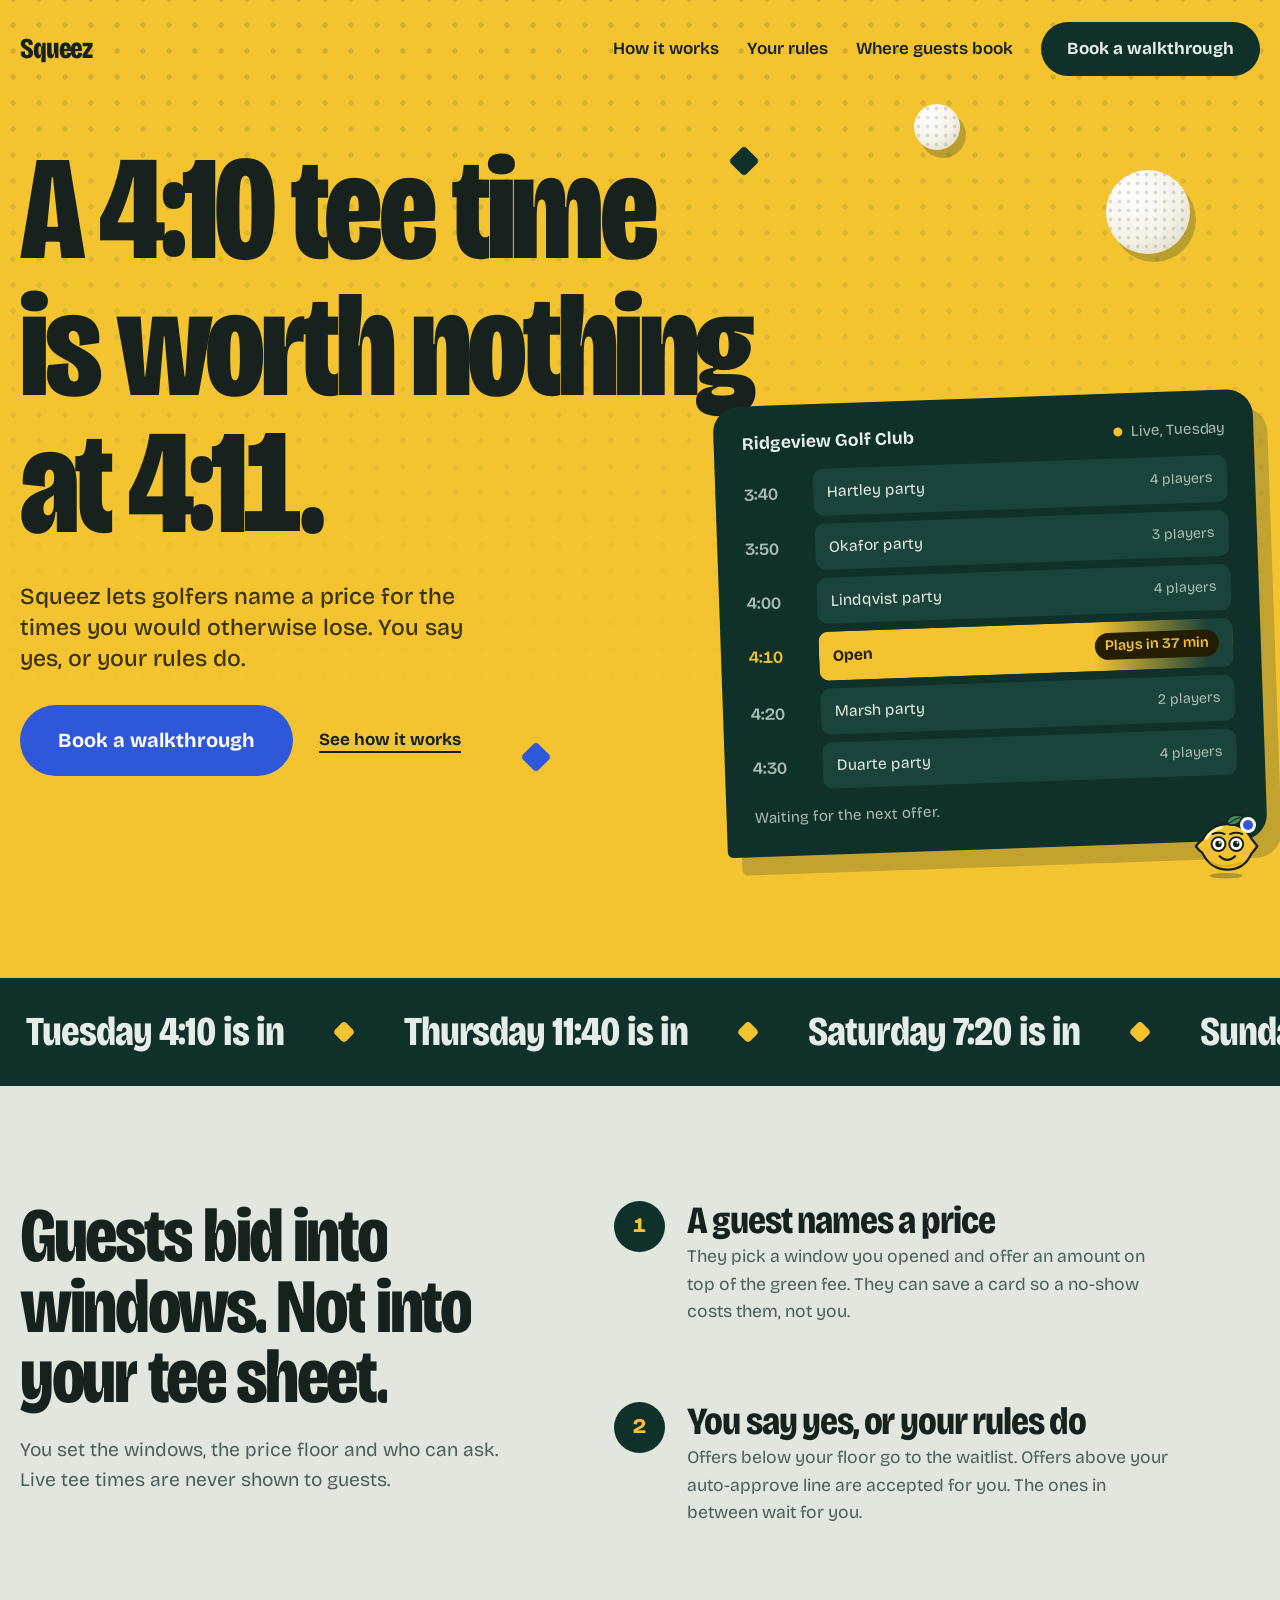
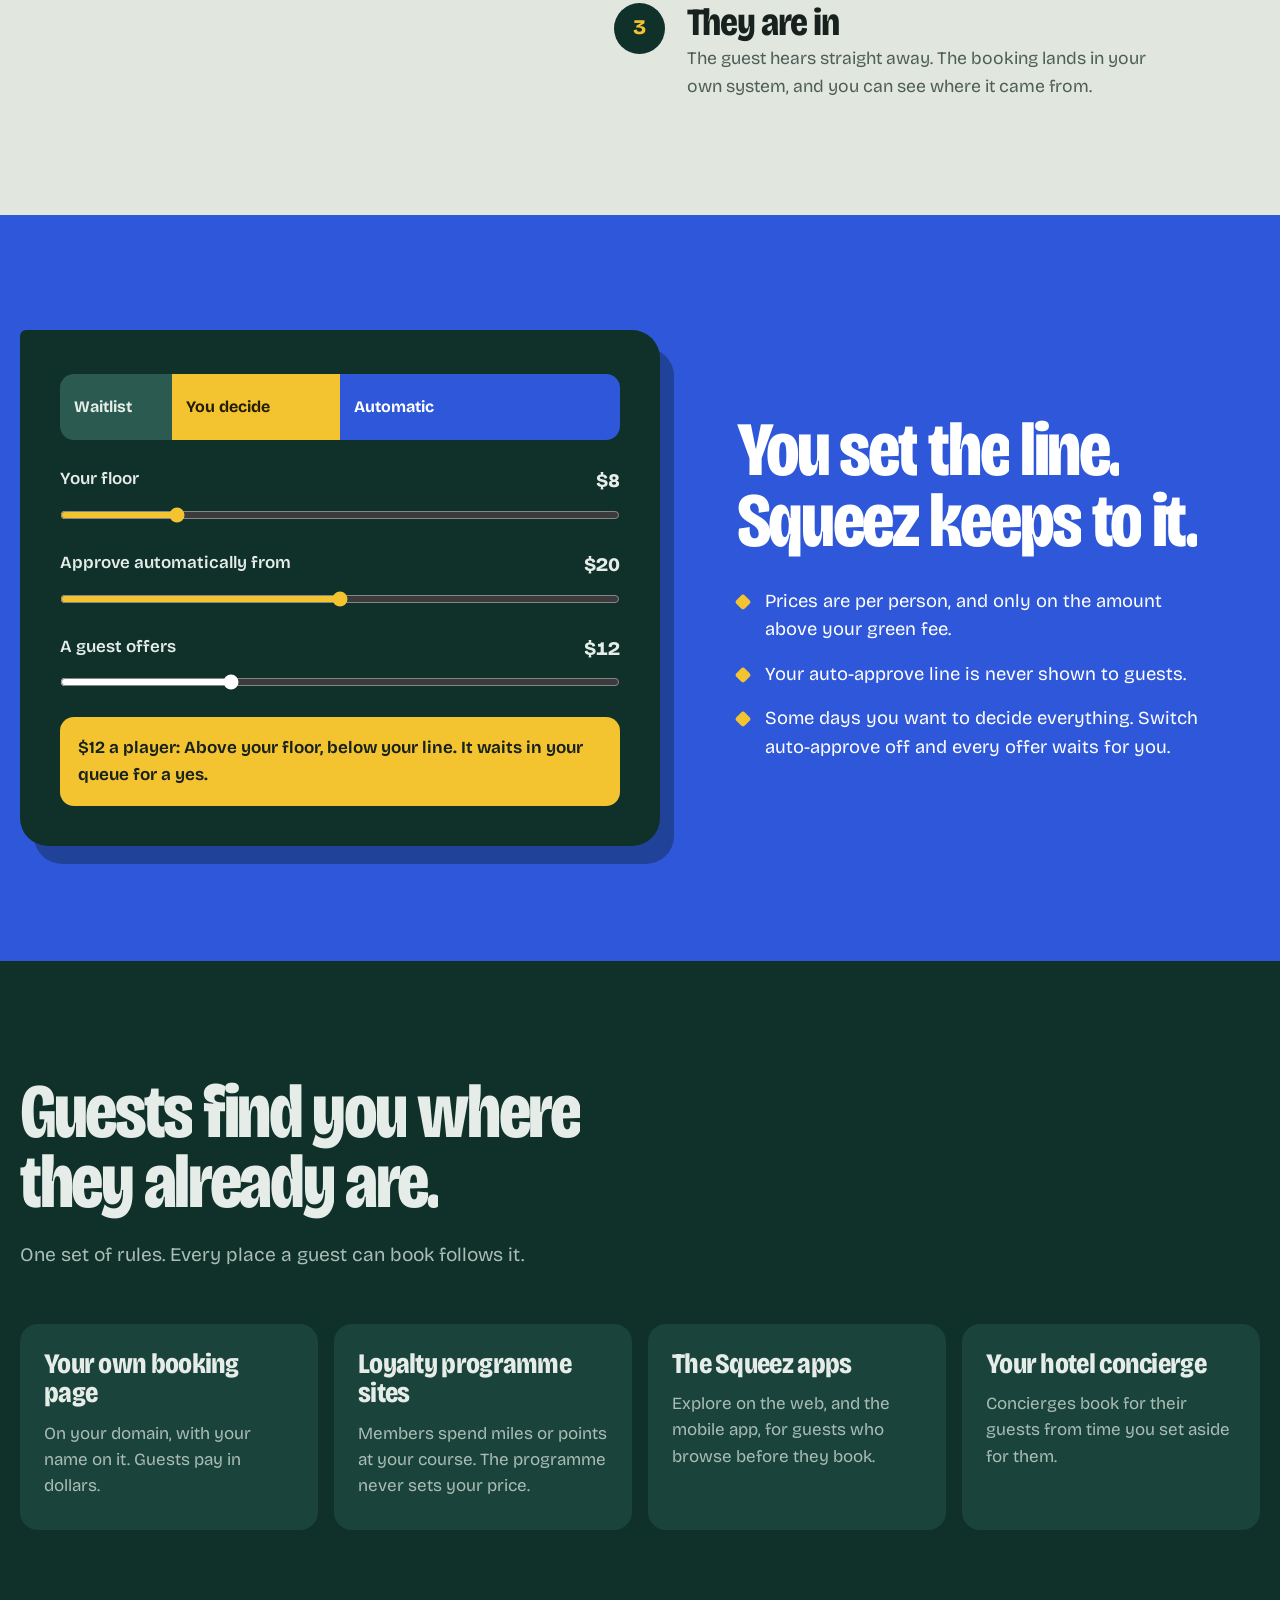
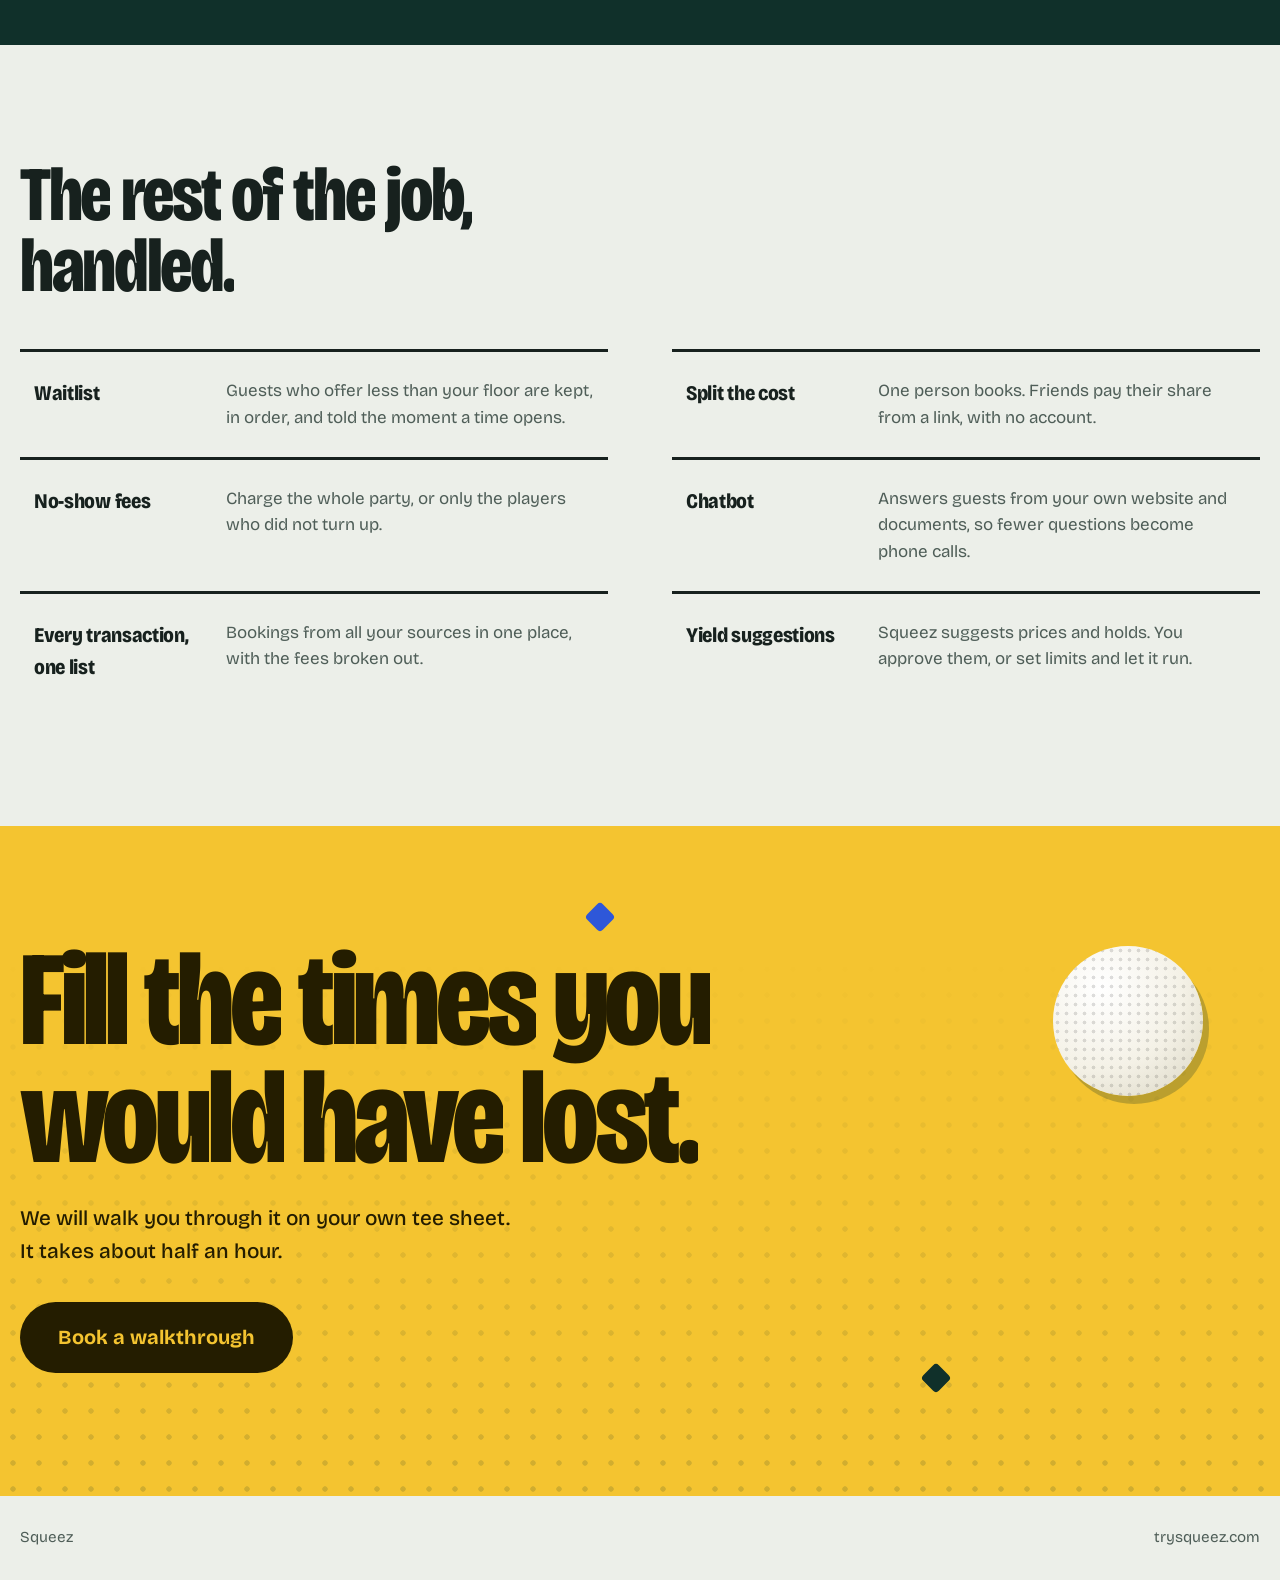
<file: versions/v1.1/index.html>
<!doctype html>
<html lang="en">
<head>
<meta charset="utf-8">
<meta name="viewport" content="width=device-width, initial-scale=1, viewport-fit=cover">
<meta name="theme-color" content="#F4C430">
<title>Squeez - fill the tee times you would lose</title>
<meta name="description" content="Squeez lets guests name a price for tee times, tables and treatments that would otherwise go empty. You approve each one, or your rules do.">
<link rel="preconnect" href="https://fonts.googleapis.com">
<link rel="preconnect" href="https://fonts.gstatic.com" crossorigin>
<link href="https://fonts.googleapis.com/css2?family=Bricolage+Grotesque:opsz,wdth,wght@12..96,75..100,200..800&display=swap" rel="stylesheet">
<script>document.documentElement.classList.add('js')</script>
<style>
:root{
  --chalk:#ECEFE9; --chalk-2:#E1E6DF;
  --spruce:#10302A; --spruce-2:#1A433B; --spruce-3:#2A5A50;
  --blue:#2E57D9; --blue-d:#2347B8;
  --flag:#F4C430; --flag-ink:#241D00;
  --ink:#17211E; --muted:#4F5E58;
  --on-spruce:#E6EDE8; --on-spruce-muted:#A9BDB5;
  --expo:cubic-bezier(.16,1,.3,1);
  --h:clamp(3.4rem,11.6vw,10.8rem);
}
*{box-sizing:border-box;margin:0}
html{scroll-behavior:smooth}
body{
  background:var(--chalk);color:var(--ink);
  font-family:"Bricolage Grotesque",system-ui,sans-serif;font-size:1.0625rem;line-height:1.55;
  font-variation-settings:"wdth" 100;-webkit-font-smoothing:antialiased;overflow-x:hidden;
}
.num{font-variant-numeric:tabular-nums}
a{color:inherit}
:focus-visible{outline:3px solid var(--blue);outline-offset:3px;border-radius:4px}
.wrap{width:min(1240px,100% - 32px);margin-inline:auto}

/* scroll progress */
.progress{position:fixed;inset:0 0 auto 0;height:5px;background:var(--blue);transform-origin:0 50%;transform:scaleX(var(--sp,0));z-index:50}

/* nav */
.nav{display:flex;align-items:center;justify-content:space-between;padding-block:22px;position:relative;z-index:5}
.logo{font-weight:800;font-size:1.8rem;letter-spacing:-.04em;font-variation-settings:"wdth" 75;text-decoration:none}
.nav-links{display:flex;gap:28px;align-items:center}
.nav-links a:not(.btn){text-decoration:none;font-weight:600;background:linear-gradient(currentColor,currentColor) 0 100%/0 2px no-repeat;transition:background-size .35s var(--expo)}
.nav-links a:not(.btn):hover{background-size:100% 2px}
@media(max-width:720px){.nav-links a.hide-sm{display:none}}

.btn{
  display:inline-block;background:var(--spruce);color:var(--on-spruce);padding:14px 26px;border-radius:999px;
  font:inherit;font-weight:700;text-decoration:none;border:0;cursor:pointer;
  transition:background .15s,transform .35s var(--expo);will-change:transform;position:relative;overflow:hidden;
}
.btn:hover{background:var(--spruce-2)}
.btn:active{transform:scale(.95)!important;transition-duration:.08s}
.btn.blue{background:var(--blue);color:#fff}
.btn.blue:hover{background:var(--blue-d)}
.btn.big{padding:20px 38px;font-size:1.25rem}
.textlink{font-weight:700;text-underline-offset:6px;text-decoration-thickness:2px}

/* ---------- hero ---------- */
.hero-bg{background:var(--flag);position:relative;overflow:hidden}
.hero-bg::before{ /* golf-ball dimples, drifts on scroll */
  content:"";position:absolute;inset:-40px 0 0;
  background-image:radial-gradient(circle,rgba(16,48,42,.16) 2.4px,transparent 3px);
  background-size:26px 26px;background-position:0 var(--py,0px);
  -webkit-mask-image:linear-gradient(180deg,#000 0,transparent 75%);mask-image:linear-gradient(180deg,#000 0,transparent 75%);
}
.hero{position:relative;padding-block:clamp(20px,4vw,48px) clamp(56px,7vw,96px);min-height:calc(var(--h) * 2.02 + 580px)}
h1{
  font-size:var(--h);line-height:.86;letter-spacing:-.03em;font-weight:800;font-variation-settings:"wdth" 75;color:var(--ink);
}
.ln{display:block;overflow:hidden;padding:.06em 0 .16em;margin:-.06em 0 -.16em}
.ln>span{display:block}
.roll{display:inline-block;overflow:hidden;height:.86em;vertical-align:top;margin-top:.0em}
.roll .col{display:flex;flex-direction:column}
.roll .col span{display:block;height:.86em;line-height:.86}
.lede{font-size:clamp(1.2rem,1.8vw,1.5rem);max-width:30ch;margin-top:clamp(22px,3vw,34px);color:#3C3400;font-weight:500;line-height:1.35}
.cta{display:flex;gap:26px;align-items:center;margin-top:30px;flex-wrap:wrap}
.hero .textlink{color:var(--ink)}

.sheet-wrap{position:absolute;right:0;top:calc(var(--h) * 2.02);width:min(540px,48%);perspective:1100px}
.sheet{
  background:var(--spruce);color:var(--on-spruce);border-radius:26px 26px 26px 6px;padding:24px clamp(14px,2.2vw,28px) 26px;
  transform:rotate(-2deg);transition:transform .45s var(--expo);position:relative;
  box-shadow:14px 18px 0 rgba(16,48,42,.22);
}
.sheet-head{display:flex;justify-content:space-between;align-items:baseline;gap:12px;margin-bottom:14px}
.sheet-head strong{font-weight:700;font-size:1.1rem}
.sheet-head span{color:var(--on-spruce-muted);font-size:.95rem}
.rows{display:grid;gap:8px}
.row{display:grid;grid-template-columns:3.6rem 1fr;gap:0 12px;align-items:stretch}
.rows>.row:not(.open){margin-bottom:0}
.row time{padding-top:11px;font-weight:600;color:var(--on-spruce-muted)}
.bar{background:var(--spruce-2);border-radius:10px;padding:11px 14px;min-height:46px;display:flex;justify-content:space-between;gap:12px;align-items:center;font-size:.98rem}
.bar small{color:var(--on-spruce-muted);font-size:.9rem}
.row.open .bar{
  --p:100%;
  background:linear-gradient(90deg,var(--flag) 0,var(--flag) calc(var(--p) - 28%),rgba(244,196,48,0) var(--p)),var(--spruce-2);
  color:var(--flag-ink);font-weight:700;transition:background .4s;
}
.row.open .bar small{background:var(--flag-ink);color:var(--flag);padding:2px 10px;border-radius:999px;font-weight:600}
.row.open.filled .bar{background:var(--blue);color:#fff}
.row.open.filled .bar small{background:transparent;color:#dbe4ff;padding:0}
.row.open time{color:var(--flag)}
.row.open.filled time{color:#fff}
.row.open .bar{transform-origin:0 50%}
.row.pop .bar{animation:pop .6s var(--expo)}
@keyframes pop{0%{transform:scale(1)}30%{transform:scale(1.06,1.18)}100%{transform:scale(1)}}
.offer{grid-column:2;display:grid;grid-template-rows:0fr;transition:grid-template-rows .55s var(--expo)}
.offer.show{grid-template-rows:1fr}
.offer>div{overflow:hidden}
.offer-in{margin-top:8px;padding:14px;background:var(--chalk);color:var(--ink);border-radius:10px;display:flex;flex-wrap:wrap;gap:12px 18px;align-items:center;justify-content:space-between}
.offer-in p{max-width:28ch;line-height:1.35}
.offer-in b{font-weight:700}
.approve{background:var(--spruce);color:var(--on-spruce);border:0;border-radius:999px;padding:10px 22px;font:inherit;font-weight:700;cursor:pointer;transition:transform .3s var(--expo),background .15s}
.approve:hover{background:var(--spruce-2);transform:scale(1.06)}
.approve:active{transform:scale(.94)}
.approve[disabled]{background:var(--blue);color:#fff;cursor:default;transform:none}
.sheet-foot{display:flex;justify-content:space-between;align-items:center;gap:12px;margin-top:16px;color:var(--on-spruce-muted);font-size:.95rem;min-height:1.5em}
.replay{background:none;border:0;color:var(--on-spruce);font:inherit;text-decoration:underline;text-underline-offset:4px;cursor:pointer;padding:4px}
.live{position:absolute;left:-9999px}
.bit{position:absolute;width:12px;height:12px;pointer-events:none;border-radius:3px;z-index:3}

@media(max-width:900px){
  .hero{min-height:0}
  .sheet-wrap{position:relative;top:auto;right:auto;width:100%;margin-top:44px}
  .sheet{transform:rotate(-1deg)}
}

/* ---------- marquee ---------- */
.marquee{background:var(--spruce);color:var(--on-spruce);overflow:hidden;padding-block:22px;border-block:0}
.mq-track{display:flex;width:max-content;animation:mq 38s linear infinite}
.marquee:hover .mq-track{animation-play-state:paused}
.mq-track span{font-size:clamp(1.6rem,3.2vw,2.6rem);font-weight:760;letter-spacing:-.025em;font-variation-settings:"wdth" 80;white-space:nowrap;padding-inline:26px;display:flex;align-items:center;gap:52px}
.mq-track span::after{content:"";width:16px;height:16px;background:var(--flag);border-radius:4px;transform:rotate(45deg);flex:none}
@keyframes mq{to{transform:translateX(-50%)}}

/* ---------- sections ---------- */
section{padding-block:clamp(64px,9vw,128px)}
h2{font-size:clamp(2.4rem,6vw,5rem);line-height:.92;letter-spacing:-.03em;font-weight:780;font-variation-settings:"wdth" 78;max-width:17ch}
.sec-lede{margin-top:22px;max-width:44ch;color:var(--muted);font-size:1.2rem}
.w{display:inline-block;overflow:hidden;vertical-align:top;padding:.06em 0 .16em;margin:-.06em 0 -.16em}
.w>i{display:inline-block;font-style:normal}

.how{background:var(--chalk-2)}
.how-grid{display:grid;grid-template-columns:1fr 1.25fr;gap:clamp(32px,6vw,100px);align-items:start}
.how-grid>div:first-child{position:sticky;top:48px}
.steps{list-style:none;padding:0;display:grid;gap:clamp(44px,6vw,78px);counter-reset:s;position:relative}
.steps::before{content:"";position:absolute;left:1.55rem;top:1.5rem;bottom:1.5rem;width:4px;background:var(--spruce);transform-origin:top;transform:scaleY(var(--prog,0));border-radius:2px}
.steps li{display:grid;grid-template-columns:3.3rem 1fr;gap:4px 20px;counter-increment:s;position:relative}
.steps li::before{
  content:counter(s);grid-row:span 2;width:3.2rem;height:3.2rem;border-radius:50%;background:var(--spruce);color:var(--flag);
  display:grid;place-items:center;font-weight:800;font-size:1.3rem;font-variant-numeric:tabular-nums;position:relative;z-index:1;
}
.steps h3{font-size:clamp(1.7rem,3vw,2.5rem);line-height:1;font-weight:760;letter-spacing:-.03em;font-variation-settings:"wdth" 82}
.steps p{color:var(--muted);max-width:44ch;font-size:1.1rem}
@media(max-width:860px){.how-grid{grid-template-columns:1fr}.how-grid>div:first-child{position:static}}

.control{background:var(--blue);color:#fff}
.control h2{color:#fff}
.control-grid{display:grid;grid-template-columns:1.1fr .9fr;gap:clamp(32px,6vw,100px);align-items:center}
.dial{background:var(--spruce);color:var(--on-spruce);border-radius:6px 28px 28px 28px;padding:clamp(22px,3.4vw,40px);box-shadow:14px 18px 0 rgba(8,24,20,.32)}
.track{display:flex;height:66px;border-radius:14px;overflow:hidden;margin-block:4px 26px;font-weight:700;font-size:1rem}
.track div{display:flex;align-items:center;padding-inline:14px;white-space:nowrap;overflow:hidden;width:0;transition:width .9s var(--expo)}
.dial.settled .track div{transition:width .12s}
.t-wait{background:var(--spruce-3)}
.t-you{background:var(--flag);color:var(--flag-ink)}
.t-auto{background:var(--blue);color:#fff}
.field{display:grid;grid-template-columns:1fr auto;gap:4px 12px;margin-bottom:20px}
.field label{font-weight:600}
.field output{font-weight:800;font-size:1.2rem}
.field input{grid-column:1/-1;width:100%;accent-color:var(--flag);height:30px;cursor:grab}
.field.offer-f input{accent-color:#fff}
.verdict{margin-top:8px;padding:18px;border-radius:14px;background:var(--chalk);color:var(--ink);font-weight:650;min-height:4.4em;display:flex;align-items:center;transition:background .25s}
.verdict.v-wait{background:#CFE0D8}
.verdict.v-you{background:var(--flag)}
.verdict.v-auto{background:#fff}
.control-copy ul{margin-top:30px;padding:0;list-style:none;display:grid;gap:16px;font-size:1.15rem}
.control-copy li{padding-left:28px;position:relative;max-width:40ch}
.control-copy li::before{content:"";position:absolute;left:0;top:.5em;width:12px;height:12px;background:var(--flag);border-radius:3px;transform:rotate(45deg)}
@media(max-width:860px){.control-grid{grid-template-columns:1fr}}

.where{background:var(--spruce);color:var(--on-spruce)}
.where .sec-lede{color:var(--on-spruce-muted)}
.where dl{margin-top:54px;display:grid;grid-template-columns:repeat(4,1fr);gap:16px}
.where dl>div{position:relative;overflow:hidden;border-radius:18px;padding:26px 24px 30px;background:var(--spruce-2);transition:color .35s var(--expo),transform .5s var(--expo);isolation:isolate}
.where dl>div::before{content:"";position:absolute;inset:0;background:var(--flag);transform:translateY(101%);transition:transform .55s var(--expo);z-index:-1;border-radius:inherit}
.where dl>div:hover{color:var(--flag-ink);transform:translateY(-8px)}
.where dl>div:hover::before{transform:none}
.where dt{font-weight:780;font-size:clamp(1.4rem,2.2vw,1.9rem);line-height:1.05;letter-spacing:-.025em;font-variation-settings:"wdth" 82;margin-bottom:12px}
.where dd{color:var(--on-spruce-muted);transition:color .3s}
.where dl>div:hover dd{color:#3C3400}
@media(max-width:960px){.where dl{grid-template-columns:repeat(2,1fr)}}
@media(max-width:560px){.where dl{grid-template-columns:1fr}}

.around ul{list-style:none;padding:0;margin-top:48px;display:grid;grid-template-columns:repeat(2,1fr);gap:0 clamp(28px,5vw,80px)}
.around li{position:relative;overflow:hidden;isolation:isolate;padding:26px 14px;border-top:3px solid var(--ink);display:grid;grid-template-columns:11rem 1fr;gap:16px;transition:color .3s}
.around li::before{content:"";position:absolute;inset:0;background:var(--ink);transform:scaleY(0);transform-origin:bottom;transition:transform .45s var(--expo);z-index:-1}
.around li:hover{color:var(--chalk)}
.around li:hover::before{transform:scaleY(1)}
.around li b{font-weight:780;font-size:1.3rem;letter-spacing:-.015em;font-variation-settings:"wdth" 85}
.around li span{color:var(--muted);transition:color .3s}
.around li:hover span{color:var(--on-spruce-muted)}
@media(max-width:860px){.around ul{grid-template-columns:1fr}.around li{grid-template-columns:1fr;gap:4px}}

.final{background:var(--flag);color:var(--flag-ink);position:relative;overflow:hidden}
.final::before{content:"";position:absolute;inset:0;background-image:radial-gradient(circle,rgba(16,48,42,.16) 2.4px,transparent 3px);background-size:26px 26px;-webkit-mask-image:linear-gradient(0deg,#000 0,transparent 80%);mask-image:linear-gradient(0deg,#000 0,transparent 80%)}
.final .wrap{position:relative}
.final h2{font-size:clamp(3.2rem,10.5vw,9.4rem);max-width:12ch;color:var(--flag-ink);line-height:.88}
.final p{margin-top:26px;max-width:36ch;font-size:1.3rem;font-weight:500}
.final .btn{margin-top:34px;background:var(--flag-ink);color:var(--flag)}
.final .btn:hover{background:#3A2F00}
footer{padding-block:30px;color:var(--muted);font-size:.95rem}
footer .wrap{display:flex;justify-content:space-between;gap:16px;flex-wrap:wrap}

/* ---------- ongoing motion ---------- */
.hero-bg::before,.final::before{animation:drift 5s linear infinite}
@keyframes drift{from{background-position-x:0}to{background-position-x:26px}}
@keyframes spin{to{rotate:360deg}}
@keyframes bob{from{translate:0 0;rotate:0deg}to{translate:0 -16px;rotate:8deg}}
@keyframes sheetBob{from{translate:0 0}to{translate:0 -10px}}
@keyframes ring{0%{box-shadow:0 0 0 0 rgba(46,87,217,.55)}70%,100%{box-shadow:0 0 0 20px rgba(46,87,217,0)}}
@keyframes dotPulse{0%,100%{transform:scale(1);opacity:1}50%{transform:scale(1.7);opacity:.35}}
@keyframes boing{0%{scale:1}25%{scale:1.35 .7}55%{scale:.85 1.2}100%{scale:1}}
@keyframes stepPop{0%{transform:scale(1)}35%{transform:scale(1.4) rotate(-14deg)}100%{transform:scale(1)}}
@keyframes rip{to{transform:scale(1);opacity:0}}
.sheet-wrap{animation:sheetBob 5s ease-in-out 2.4s infinite alternate}
.btn.pulse{animation:ring 2.6s ease-out 2s infinite}
.sheet-head .dot{display:inline-block;width:9px;height:9px;border-radius:50%;background:var(--flag);margin-right:8px;animation:dotPulse 1.6s ease-in-out infinite}
.fl{position:absolute;z-index:1;pointer-events:none}
.fl.dia{width:22px;height:22px;background:var(--spruce);transform:rotate(45deg);border-radius:4px;animation:spin 9s linear infinite,bob 4.6s ease-in-out infinite alternate}
.fl.dia.blu{background:var(--blue)}
.fl.ball{pointer-events:auto;cursor:pointer;aspect-ratio:1;border-radius:50%;
  background:radial-gradient(circle at 32% 28%,#fff 0,#f4f1e6 55%,#d9d5c2 100%);
  box-shadow:6px 8px 0 rgba(16,48,42,.25);animation:bob 5.2s ease-in-out infinite alternate;transition:scale .3s var(--expo)}
.fl.ball::after{content:"";position:absolute;inset:0;border-radius:50%;background-image:radial-gradient(circle,rgba(0,0,0,.13) 1.6px,transparent 2.2px);background-size:9px 9px}
.fl.ball:hover{scale:1.12}
.fl.ball.boing{animation:boing .7s var(--expo)}
.fl.b1{right:7%;top:170px;width:84px}
.fl.b2{right:25%;top:104px;width:46px;animation-duration:6.4s;animation-delay:-2s}
.fl.d1{right:41%;top:150px}
.fl.d2{left:41%;bottom:210px;animation-duration:11s,5.6s}
.final .fl.b3{right:6%;top:18%;width:min(150px,16vw);z-index:0}
.final .fl.d3{right:26%;bottom:16%}
.final .fl.d4{left:46%;top:12%;animation-duration:13s,6.2s}
.mq-track span::after{animation:spin 6s linear infinite}
.rip{position:absolute;border-radius:50%;pointer-events:none;background:rgba(255,255,255,.42);transform:scale(0)}
@media(prefers-reduced-motion:no-preference){.rip{animation:rip .75s var(--expo) forwards}}
.steps li.pop::before{animation:stepPop .7s var(--expo)}
.steps li{cursor:pointer}
.bit{position:absolute;width:12px;height:12px;border-radius:3px;pointer-events:none;z-index:3}
.bit.fx{position:fixed;z-index:80}
.auto-tag{background:var(--spruce);color:var(--flag);padding:8px 16px;border-radius:999px;font-weight:700;font-size:.92rem}
.calm *,.calm *::before,.calm *::after{animation-play-state:paused!important}

@media(max-width:900px){.fl{display:none}.final .fl.b3{display:block;width:84px;top:auto;bottom:6%}}

/* ---------- entrance states (motion allowed only) ---------- */
@media (prefers-reduced-motion:no-preference){
  .js .ln>span{transform:translateY(112%)}
  .js .hero.go .ln>span{transform:none;transition:transform 1s var(--expo);transition-delay:calc(var(--i)*110ms)}
  .roll .col{transition:transform .7s var(--expo)}
  .roll.tick .col{transform:translateY(-.86em)}
  .js .hero-fade{opacity:0;transform:translateY(22px)}
  .js .hero.go .hero-fade{opacity:1;transform:none;transition:opacity .7s ease-out .75s,transform .9s var(--expo) .75s}
  .js .sheet-wrap{opacity:0;transform:translateY(90px) rotate(5deg)}
  .js .hero.go .sheet-wrap{opacity:1;transform:none;transition:opacity .6s ease-out .55s,transform 1.1s var(--expo) .55s}
  .js .w>i{transform:translateY(115%)}
  .js .in .w>i,.js .w.in>i{transform:none;transition:transform .9s var(--expo);transition-delay:calc(min(var(--i),8)*55ms)}
  .js .steps li{opacity:0;transform:translateX(-36px)}
  .js .steps li.in{opacity:1;transform:none;transition:opacity .5s ease-out,transform .9s var(--expo)}
  .js .where dl>div,.js .around li{opacity:0;transform:translateY(34px)}
  .js .where dl>div.in,.js .around li.in{opacity:1;transform:none;transition:opacity .5s ease-out calc(var(--i)*70ms),transform .8s var(--expo) calc(var(--i)*70ms),color .35s var(--expo)}
  .js .where dl>div.in:hover{transform:translateY(-8px)}
}
@media (prefers-reduced-motion:reduce){
  *{transition:none!important;animation:none!important;scroll-behavior:auto!important}
  .roll .col{transform:translateY(-.86em)}
  .mq-track{flex-wrap:wrap;width:auto}
  .mq-track span:nth-child(n+6){display:none}
  .track div{width:auto}
}

/* ---------- phones, tablets, touch ---------- */
html{-webkit-text-size-adjust:100%;text-size-adjust:100%}
a,button,summary{touch-action:manipulation}
body{padding-left:env(safe-area-inset-left);padding-right:env(safe-area-inset-right)}
@media(max-width:900px){
  :root{--h:clamp(2.9rem,13vw,8rem)}               /* the headline must always fit its line, down to 320px wide */
  .hero-bg::before,.final::before{animation:none}  /* a full-screen repaint every frame is too heavy for phones */
  .hero{padding-block:8px 48px}
  .sheet{box-shadow:8px 10px 0 rgba(16,48,42,.22)}
  .dial,.where dl>div{box-shadow:none}
  section{padding-block:clamp(48px,11vw,80px)}
  .steps::before{left:1.45rem}
}
@media(max-width:600px){
  .btn.big{padding:16px 28px;font-size:1.1rem}
  .cta{gap:18px}
  .lede{font-size:1.1rem}
  .sheet{padding:18px 12px 20px}
  .row{grid-template-columns:3rem 1fr}
  .offer-in{padding:12px}
  .sheet-foot{flex-direction:column;align-items:flex-start;gap:4px}
  .track{height:56px}
  .final h2{font-size:clamp(2.6rem,14vw,4.5rem)}
  .around li{padding:20px 4px}
}
@media(max-width:380px){
  .nav{padding-block:14px}
  .logo{font-size:1.5rem}
  .nav-links .btn{padding:10px 16px;font-size:.92rem}
  .where dl>div{padding:20px 18px 24px}
}
/* short landscape phones */
@media(max-height:480px) and (orientation:landscape){
  .hero{min-height:0}
  .sheet-wrap{position:relative;top:auto;right:auto;width:min(540px,100%);margin-top:32px}
}
/* touch screens have no hover: never leave a card stuck in its hover state after a tap */
@media(hover:none){
  .where dl>div:hover{color:inherit;transform:none}
  .where dl>div:hover::before{transform:translateY(101%)}
  .where dl>div:hover dd{color:var(--on-spruce-muted)}
  .js .where dl>div.in:hover{transform:none}
  .around li:hover{color:inherit}
  .around li:hover::before{transform:scaleY(0)}
  .around li:hover span{color:var(--muted)}
  .fl.ball:hover{scale:1}
  .field input[type=range]{height:40px}
}
</style>
<link rel="stylesheet" href="assets/mascot/mascot.css">
</head>
<body>
<div class="progress" id="progress" aria-hidden="true"></div>

<div class="hero-bg">
  <span class="fl ball b1" aria-hidden="true"></span>
  <span class="fl ball b2" aria-hidden="true"></span>
  <span class="fl dia d1" aria-hidden="true"></span>
  <span class="fl dia blu d2" aria-hidden="true"></span>
  <header class="wrap nav">
    <a class="logo" href="#top">Squeez</a>
    <nav class="nav-links" aria-label="Main">
      <a class="hide-sm" href="#how">How it works</a>
      <a class="hide-sm" href="#control">Your rules</a>
      <a class="hide-sm" href="#where">Where guests book</a>
      <a class="btn mag" href="#talk">Book a walkthrough</a>
    </nav>
  </header>

  <main id="top">
  <div class="wrap hero" id="hero">
    <h1 aria-label="A 4:10 tee time is worth nothing at 4:11.">
      <span class="ln" aria-hidden="true" style="--i:0"><span>A 4:10 tee time</span></span>
      <span class="ln" aria-hidden="true" style="--i:1"><span>is worth nothing</span></span>
      <span class="ln" aria-hidden="true" style="--i:2"><span>at 4:1<span class="roll num" id="roll"><span class="col"><span>0</span><span>1</span></span></span>.</span></span>
    </h1>
    <div class="hero-fade">
      <p class="lede">Squeez lets golfers name a price for the times you would otherwise lose. You say yes, or your rules do.</p>
      <div class="cta">
        <a class="btn blue big mag pulse" href="#talk">Book a walkthrough</a>
        <a class="textlink" href="#how">See how it works</a>
      </div>
    </div>

    <div class="sheet-wrap" id="sheetWrap">
      <div class="sheet" id="sheet" aria-label="Example tee sheet">
        <div class="sheet-head"><strong>Ridgeview Golf Club</strong><span><i class="dot"></i>Live, Tuesday</span></div>
        <div class="rows">
          <div class="row"><time class="num">3:40</time><div class="bar">Hartley party <small>4 players</small></div></div>
          <div class="row"><time class="num">3:50</time><div class="bar">Okafor party <small>3 players</small></div></div>
          <div class="row"><time class="num">4:00</time><div class="bar">Lindqvist party <small>4 players</small></div></div>
          <div class="row open" id="openRow">
            <time class="num">4:10</time>
            <div class="bar" id="openBar"><span id="openLabel">Open</span><small id="openSmall" class="num">Plays in 38 min</small></div>
            <div class="offer" id="offer"><div>
              <div class="offer-in">
                <p id="offerP"><b>A guest offers $12 a player</b> on top of the green fee, for 4 players.</p>
                <button class="approve" id="approve" type="button">Approve</button>
                <span class="auto-tag" id="autoTag" hidden>Above your auto-approve line</span>
              </div>
            </div></div>
          </div>
          <div class="row"><time class="num">4:20</time><div class="bar">Marsh party <small>2 players</small></div></div>
          <div class="row"><time class="num">4:30</time><div class="bar">Duarte party <small>4 players</small></div></div>
        </div>
        <div class="sheet-foot">
          <span id="foot" class="num">Waiting for the next offer.</span>
        </div>
        <div class="live" id="live" role="status" aria-live="polite"></div>
      </div>
    </div>
  </div>
  </main>
</div>

<div class="marquee" aria-label="Recently filled tee times">
  <div class="mq-track" id="mq">
    <span>Tuesday 4:10 is in</span><span>Thursday 11:40 is in</span><span>Saturday 7:20 is in</span><span>Sunday 2:50 is in</span><span>Friday 9:30 is in</span><span>Monday 6:10 is in</span>
  </div>
</div>

<section class="how" id="how">
  <div class="wrap how-grid">
    <div>
      <h2 data-split>Guests bid into windows. Not into your tee sheet.</h2>
      <p class="sec-lede">You set the windows, the price floor and who can ask. Live tee times are never shown to guests.</p>
    </div>
    <ol class="steps" id="steps">
      <li>
        <h3>A guest names a price</h3>
        <p>They pick a window you opened and offer an amount on top of the green fee. They can save a card so a no-show costs them, not you.</p>
      </li>
      <li>
        <h3>You say yes, or your rules do</h3>
        <p>Offers below your floor go to the waitlist. Offers above your auto-approve line are accepted for you. The ones in between wait for you.</p>
      </li>
      <li>
        <h3>They are in</h3>
        <p>The guest hears straight away. The booking lands in your own system, and you can see where it came from.</p>
      </li>
    </ol>
  </div>
</section>

<section class="control" id="control">
  <div class="wrap control-grid">
    <div class="dial" id="dial" aria-label="Try your own rules">
      <div class="track" aria-hidden="true">
        <div class="t-wait" id="tWait">Waitlist</div>
        <div class="t-you" id="tYou">You decide</div>
        <div class="t-auto" id="tAuto">Automatic</div>
      </div>
      <div class="field"><label for="floor">Your floor</label><output id="floorOut" class="num" for="floor">$8</output><input id="floor" type="range" min="0" max="40" value="8"></div>
      <div class="field"><label for="auto">Approve automatically from</label><output id="autoOut" class="num" for="auto">$20</output><input id="auto" type="range" min="0" max="40" value="20"></div>
      <div class="field offer-f"><label for="offerAmt">A guest offers</label><output id="offerOut" class="num" for="offerAmt">$12</output><input id="offerAmt" type="range" min="0" max="40" value="12"></div>
      <div class="verdict v-you" id="verdict" role="status" aria-live="polite"></div>
    </div>
    <div class="control-copy">
      <h2 data-split>You set the line. Squeez keeps to it.</h2>
      <ul>
        <li>Prices are per person, and only on the amount above your green fee.</li>
        <li>Your auto-approve line is never shown to guests.</li>
        <li>Some days you want to decide everything. Switch auto-approve off and every offer waits for you.</li>
      </ul>
    </div>
  </div>
</section>

<section class="where" id="where">
  <div class="wrap">
    <h2 data-split>Guests find you where they already are.</h2>
    <p class="sec-lede">One set of rules. Every place a guest can book follows it.</p>
    <dl>
      <div style="--i:0"><dt>Your own booking page</dt><dd>On your domain, with your name on it. Guests pay in dollars.</dd></div>
      <div style="--i:1"><dt>Loyalty programme sites</dt><dd>Members spend miles or points at your course. The programme never sets your price.</dd></div>
      <div style="--i:2"><dt>The Squeez apps</dt><dd>Explore on the web, and the mobile app, for guests who browse before they book.</dd></div>
      <div style="--i:3"><dt>Your hotel concierge</dt><dd>Concierges book for their guests from time you set aside for them.</dd></div>
    </dl>
  </div>
</section>

<section class="around">
  <div class="wrap">
    <h2 data-split>The rest of the job, handled.</h2>
    <ul>
      <li style="--i:0"><b>Waitlist</b><span>Guests who offer less than your floor are kept, in order, and told the moment a time opens.</span></li>
      <li style="--i:1"><b>Split the cost</b><span>One person books. Friends pay their share from a link, with no account.</span></li>
      <li style="--i:2"><b>No-show fees</b><span>Charge the whole party, or only the players who did not turn up.</span></li>
      <li style="--i:3"><b>Chatbot</b><span>Answers guests from your own website and documents, so fewer questions become phone calls.</span></li>
      <li style="--i:4"><b>Every transaction, one list</b><span>Bookings from all your sources in one place, with the fees broken out.</span></li>
      <li style="--i:5"><b>Yield suggestions</b><span>Squeez suggests prices and holds. You approve them, or set limits and let it run.</span></li>
    </ul>
  </div>
</section>

<section class="final" id="talk">
  <span class="fl ball b3" aria-hidden="true"></span>
  <span class="fl dia d3" aria-hidden="true"></span>
  <span class="fl dia blu d4" aria-hidden="true"></span>
  <div class="wrap">
    <h2 data-split>Fill the times you would have lost.</h2>
    <p>We will walk you through it on your own tee sheet. It takes about half an hour.</p>
    <a class="btn big mag" href="https://trysqueez.com">Book a walkthrough</a>
  </div>
</section>

<footer><div class="wrap"><span>Squeez</span><span>trysqueez.com</span></div></footer>

<script>
(function(){
  var reduce = matchMedia('(prefers-reduced-motion: reduce)').matches;
  var fine = matchMedia('(pointer:fine)').matches;
  var $ = function(id){ return document.getElementById(id); };

  /* marquee: duplicate for a seamless loop */
  var mq = $('mq'); mq.innerHTML += mq.innerHTML;

  /* split headings into masked words */
  document.querySelectorAll('[data-split]').forEach(function(h){
    var words = h.textContent.trim().split(/\s+/); h.setAttribute('aria-label', h.textContent.trim()); h.textContent = '';
    words.forEach(function(w, i){
      var s = document.createElement('span'); s.className = 'w'; s.setAttribute('aria-hidden','true'); s.style.setProperty('--i', i);
      var n = document.createElement('i'); n.textContent = w; s.appendChild(n); h.appendChild(s); h.appendChild(document.createTextNode(' '));
    });
  });

  /* scroll reveal */
  var io = new IntersectionObserver(function(es){
    es.forEach(function(e){ if(e.isIntersecting){ e.target.classList.add('in'); io.unobserve(e.target); } });
  }, {threshold:.25});
  document.querySelectorAll('[data-split] .w, .steps li, .where dl>div, .around li').forEach(function(el){
    if (el.classList.contains('w')) { /* observe the heading once, reveal all its words */
      var h = el.parentNode; if(!h._o){ h._o = 1; io.observe(h); }
    } else io.observe(el);
  });

  /* hero entrance + clock roll 4:10 -> 4:11 */
  var hero = $('hero'), roll = $('roll');
  requestAnimationFrame(function(){ requestAnimationFrame(function(){ hero.classList.add('go'); }); });

  /* scroll: progress bar, dimple drift, timeline draw */
  var wide = matchMedia('(min-width:901px)'), prog = $('progress'), steps = $('steps'), heroBg = document.querySelector('.hero-bg'), ticking = false;
  function onScroll(){
    ticking = false;
    var max = document.documentElement.scrollHeight - innerHeight;
    prog.style.setProperty('--sp', max > 0 ? scrollY / max : 0);
    if (!reduce && wide.matches) heroBg.style.setProperty('--py', (scrollY * -.25) + 'px');
    var r = steps.getBoundingClientRect();
    var p = (innerHeight * .65 - r.top) / r.height;
    steps.style.setProperty('--prog', Math.max(0, Math.min(1, p)));
  }
  addEventListener('scroll', function(){ if(!ticking){ ticking = true; requestAnimationFrame(onScroll); } }, {passive:true});
  addEventListener('resize', onScroll); onScroll();

  /* magnetic buttons */
  if (fine && !reduce) document.querySelectorAll('.mag').forEach(function(b){
    b.addEventListener('pointermove', function(e){
      var r = b.getBoundingClientRect(), x = e.clientX - (r.left + r.width/2), y = e.clientY - (r.top + r.height/2);
      b.style.transform = 'translate('+(x*.22)+'px,'+(y*.3)+'px)';
    });
    b.addEventListener('pointerleave', function(){ b.style.transform = ''; });
  });

  /* sheet tilt follows the pointer */
  var sheet = $('sheet');
  if (fine && !reduce) {
    hero.addEventListener('pointermove', function(e){
      var r = hero.getBoundingClientRect(), x = (e.clientX - r.left) / r.width - .5, y = (e.clientY - r.top) / r.height - .5;
      sheet.style.transform = 'rotate(-2deg) rotateY('+(x*10)+'deg) rotateX('+(-y*8)+'deg)';
    });
    hero.addEventListener('pointerleave', function(){ sheet.style.transform = ''; });
  }

  /* ---------- tee sheet: an endless loop of offers ---------- */
  var row = $('openRow'), bar = $('openBar'), label = $('openLabel'), small = $('openSmall');
  var offer = $('offer'), offerP = $('offerP'), approve = $('approve'), autoTag = $('autoTag'), foot = $('foot'), live = $('live');
  var timers = [], raf = 0, done = false, calm = reduce, cyc = 0;
  var CYCLES = [
    {amt:12, n:4, path:'manual'},
    {amt:22, n:3, path:'auto'},
    {amt:4,  n:2, path:'wait'},
    {amt:15, n:4, path:'manual'}
  ];
  function cur(){ return CYCLES[cyc % CYCLES.length]; }
  function later(fn, ms){ timers.push(setTimeout(fn, ms)); }
  function clearAll(){ timers.forEach(clearTimeout); timers = []; cancelAnimationFrame(raf); }

  function popAt(x, y, n){
    if (reduce) return;
    var cols = ['#F4C430', '#2E57D9', '#ECEFE9', '#10302A'];
    for (var i = 0; i < n; i++){
      var b = document.createElement('i'); b.className = 'bit fx'; b.style.left = x + 'px'; b.style.top = y + 'px';
      b.style.background = cols[i % 4]; document.body.appendChild(b);
      var a = Math.random() * Math.PI * 2, d = 70 + Math.random() * 150;
      b.animate([
        {transform:'translate(0,0) rotate(0) scale(1)', opacity:1},
        {transform:'translate(' + Math.cos(a) * d + 'px,' + (Math.sin(a) * d - 30) + 'px) rotate(' + (Math.random() * 540 - 270) + 'deg) scale(.4)', opacity:0}
      ], {duration:800 + Math.random() * 500, easing:'cubic-bezier(.16,1,.3,1)'}).onfinish = (function(n2){ return function(){ n2.remove(); }; })(b);
    }
  }
  function erode(from, to, ms){
    var t0 = performance.now();
    (function step(t){
      var k = Math.min((t - t0) / ms, 1);
      bar.style.setProperty('--p', (from + (to - from) * k) + '%');
      small.textContent = 'Plays in ' + (38 - Math.round(k * 5)) + ' min';
      if (k < 1 && !done) raf = requestAnimationFrame(step);
    })(t0);
  }
  function countTo(el, n, text){
    if (reduce){ el.textContent = text(n); return; }
    var t0 = performance.now();
    (function s(t){ var k = Math.min((t - t0) / 700, 1), e = 1 - Math.pow(1 - k, 3); el.textContent = text(Math.round(n * e)); if (k < 1) requestAnimationFrame(s); })(t0);
  }
  function setOffer(c){
    var strong = document.createElement('b'); strong.textContent = 'A guest offers $' + c.amt + ' a player';
    offerP.textContent = ''; offerP.appendChild(strong);
    offerP.appendChild(document.createTextNode(' on top of the green fee, for ' + c.n + ' players.'));
    approve.hidden = c.path !== 'manual'; autoTag.hidden = c.path === 'manual';
    autoTag.textContent = c.path === 'auto' ? 'Above your auto-approve line' : 'Below your floor';
    approve.disabled = false; approve.textContent = 'Approve';
  }
  function reset(){
    done = false; row.classList.remove('filled', 'pop'); offer.classList.remove('show');
    label.textContent = 'Open'; small.textContent = 'Plays in 38 min';
    bar.style.setProperty('--p', '100%'); foot.textContent = 'Waiting for the next offer.';
  }
  function next(){ cyc++; if (!calm) runCycle(false); }
  function fill(c){
    if (done) return; done = true; clearAll();
    row.classList.add('filled'); void row.offsetWidth; row.classList.add('pop');
    label.textContent = 'You’re in'; small.textContent = c.n + ' players';
    if (c.path === 'manual'){ approve.disabled = true; approve.textContent = 'Approved'; }
    bar.style.setProperty('--p', '100%');
    countTo(foot, c.amt * c.n, function(n){ return '$' + n + ' recovered from a time worth $0 at 4:11.'; });
    live.textContent = 'Offer accepted. The 4:10 tee time is booked for ' + c.n + ' players.';
    var rr = row.getBoundingClientRect(); popAt(rr.left + rr.width * .55, rr.top + rr.height / 2, 18);
    later(next, 4600);
  }
  function waitlisted(c){
    done = true; clearAll();
    small.textContent = 'On the waitlist'; bar.style.setProperty('--p', '100%');
    foot.textContent = '$' + c.amt + ' is below your floor, so the guest is on the waitlist.';
    live.textContent = 'Offer below the floor. The guest is on the waitlist.';
    later(next, 4600);
  }
  function runCycle(first){
    clearAll(); reset(); var c = cur(); setOffer(c);
    var d = first ? 1300 : 400;
    later(function(){ erode(100, 62, 5600); }, d);
    later(function(){ offer.classList.add('show'); foot.textContent = c.path === 'manual' ? 'An offer is waiting for you.' : 'An offer just arrived.'; }, d + 1800);
    if (c.path === 'manual') later(function(){ fill(c); }, d + 5600);
    else if (c.path === 'auto') later(function(){ fill(c); }, d + 3600);
    else later(function(){ waitlisted(c); }, d + 3600);
  }
  function showStill(){
    clearAll(); reset(); cyc = 0; var c = cur(); setOffer(c);
    offer.classList.add('show'); foot.textContent = 'An offer is waiting for you.';
  }
  function applyCalm(on){
    calm = on; document.documentElement.classList.toggle('calm', on);
    if (on) showStill(); else runCycle(false);
  }
  approve.addEventListener('click', function(){ fill(cur()); });
  if (reduce){ document.documentElement.classList.add('calm'); showStill(); } else runCycle(true);

  /* the clock in the headline keeps ticking */
  var tickOn = false;
  if (!reduce){
    setTimeout(function(){ if (!calm){ tickOn = true; roll.classList.add('tick'); } }, 1500);
    setInterval(function(){ if (calm) return; tickOn = !tickOn; roll.classList.toggle('tick', tickOn); }, 4200);
  }

  /* clicks: ripples, bursts, popping balls, step pops */
  document.addEventListener('click', function(e){
    var t = e.target.closest('.btn, .where dl>div, .around li');
    if (t && !reduce){
      var r = t.getBoundingClientRect(), s = Math.max(r.width, r.height) * 2.2, d = document.createElement('span');
      d.className = 'rip';
      d.style.cssText = 'width:' + s + 'px;height:' + s + 'px;left:' + (e.clientX - r.left - s / 2) + 'px;top:' + (e.clientY - r.top - s / 2) + 'px';
      t.appendChild(d); setTimeout(function(){ d.remove(); }, 800);
    }
    var st = e.target.closest('.steps li');
    if (st){ st.classList.remove('pop'); void st.offsetWidth; st.classList.add('pop'); popAt(e.clientX, e.clientY, 8); }
    var ball = e.target.closest('.fl.ball');
    if (ball){
      ball.classList.remove('boing'); void ball.offsetWidth; ball.classList.add('boing');
      var br = ball.getBoundingClientRect(); popAt(br.left + br.width / 2, br.top + br.height / 2, 14);
    }
    if (e.target.closest('.hero-bg') && !e.target.closest('a, button, .sheet-wrap, .fl, input')) popAt(e.clientX, e.clientY, 10);
  });

  /* ---------- rules dial ---------- */
  var floor = $('floor'), auto = $('auto'), amt = $('offerAmt');
  var fo = $('floorOut'), ao = $('autoOut'), oo = $('offerOut');
  var tW = $('tWait'), tY = $('tYou'), tA = $('tAuto'), verdict = $('verdict'), dial = $('dial');
  var MAX = 40;
  function paint(src){
    var f = +floor.value, a = +auto.value, o = +amt.value;
    if (src === 'floor' && f > a) auto.value = a = f;
    if (src === 'auto' && a < f) floor.value = f = a;
    fo.textContent = '$' + f; ao.textContent = '$' + a; oo.textContent = '$' + o;
    tW.style.width = (f / MAX * 100) + '%'; tY.style.width = ((a - f) / MAX * 100) + '%'; tA.style.width = ((MAX - a) / MAX * 100) + '%';
    tW.style.paddingInline = f < 8 ? 0 : ''; tY.style.paddingInline = (a - f) < 10 ? 0 : ''; tA.style.paddingInline = (MAX - a) < 8 ? 0 : '';
    var m, c;
    if (o < f){ m = 'Below your floor. The guest goes on the waitlist and is told when a time opens.'; c = 'v-wait'; }
    else if (o >= a){ m = 'At or above your line. Approved automatically, and the guest hears straight away.'; c = 'v-auto'; }
    else { m = 'Above your floor, below your line. It waits in your queue for a yes.'; c = 'v-you'; }
    verdict.className = 'verdict ' + c;
    verdict.textContent = '$' + o + ' a player: ' + m;
  }
  floor.addEventListener('input', function(){ paint('floor'); });
  auto.addEventListener('input', function(){ paint('auto'); });
  amt.addEventListener('input', function(){ paint('offer'); });
  /* bands grow in when the dial scrolls into view */
  if (reduce){ paint(); dial.classList.add('settled'); }
  else {
    paint(); tW.style.width = tY.style.width = tA.style.width = '0';
    var dio = new IntersectionObserver(function(es){
      if (es[0].isIntersecting){ paint(); setTimeout(function(){ dial.classList.add('settled'); }, 1000); dio.disconnect(); }
    }, {threshold:.4});
    dio.observe(dial);
  }

  /* ---------- hooks the mascot uses (window.SqueezPage) ---------- */
  function tween(input, to, ms){
    return new Promise(function(res){
      var from = +input.value, t0 = performance.now();
      (function s(t){
        var k = Math.min((t - t0) / ms, 1), e = 1 - Math.pow(1 - k, 3);
        input.value = Math.round(from + (to - from) * e); input.dispatchEvent(new Event('input'));
        if (k < 1) requestAnimationFrame(s); else res();
      })(t0);
    });
  }
  function setRules(f, a, o){
    var seq = a >= +auto.value ? [[auto, a], [floor, f], [amt, o]] : [[floor, f], [auto, a], [amt, o]];
    return seq.reduce(function(p, x){ return p.then(function(){ return tween(x[0], x[1], reduce ? 1 : 480); }); }, Promise.resolve());
  }
  window.SqueezPage = {
    reduce: reduce,
    restart: function(){ cyc = 0; if (calm) applyCalm(false); else runCycle(false); },
    approve: function(){
      if (done) return 'done'; var c = cur();
      if (!offer.classList.contains('show')) return 'none';
      if (c.path === 'auto') return 'auto'; if (c.path === 'wait') return 'wait';
      fill(c); return 'filled';
    },
    setCalm: applyCalm, isCalm: function(){ return calm; }, popAt: popAt,
    rules: function(){ return {f:+floor.value, a:+auto.value, o:+amt.value}; },
    setRules: setRules, verdict: function(){ return verdict.textContent; }
  };
})();
</script>
<script src="assets/mascot/mascot.js"></script>
<script src="assets/mascot/skills/squeez.js"></script>
<script>
  /* One place to configure the mascot. Rename it here. */
  Mascot.init({
    name: 'Squizzle',
    tagline: 'Your Squeez guide. I can drive this page.',
    greeting: 'Hi, I am {name}. I can explain Squeez, run the live demo, set your rules on the dial, give you a tour, or start a walkthrough request. What would you like?',
    chips: ['Run the demo', 'Try my own rules', 'Give me a tour', 'How does it work?', 'Book a walkthrough', 'Surprise me'],
    tips: ['Psst. Want me to run the demo for you?', 'Try telling me: set floor to 15.', 'I can give you a tour of this page.', 'Click my face. Go on.'],
    motion: { isOn: function () { return !SqueezPage.isCalm(); }, set: function (on) { SqueezPage.setCalm(!on); } },
    host: window.SqueezPage
  });
</script>
</body>
</html>
</file>
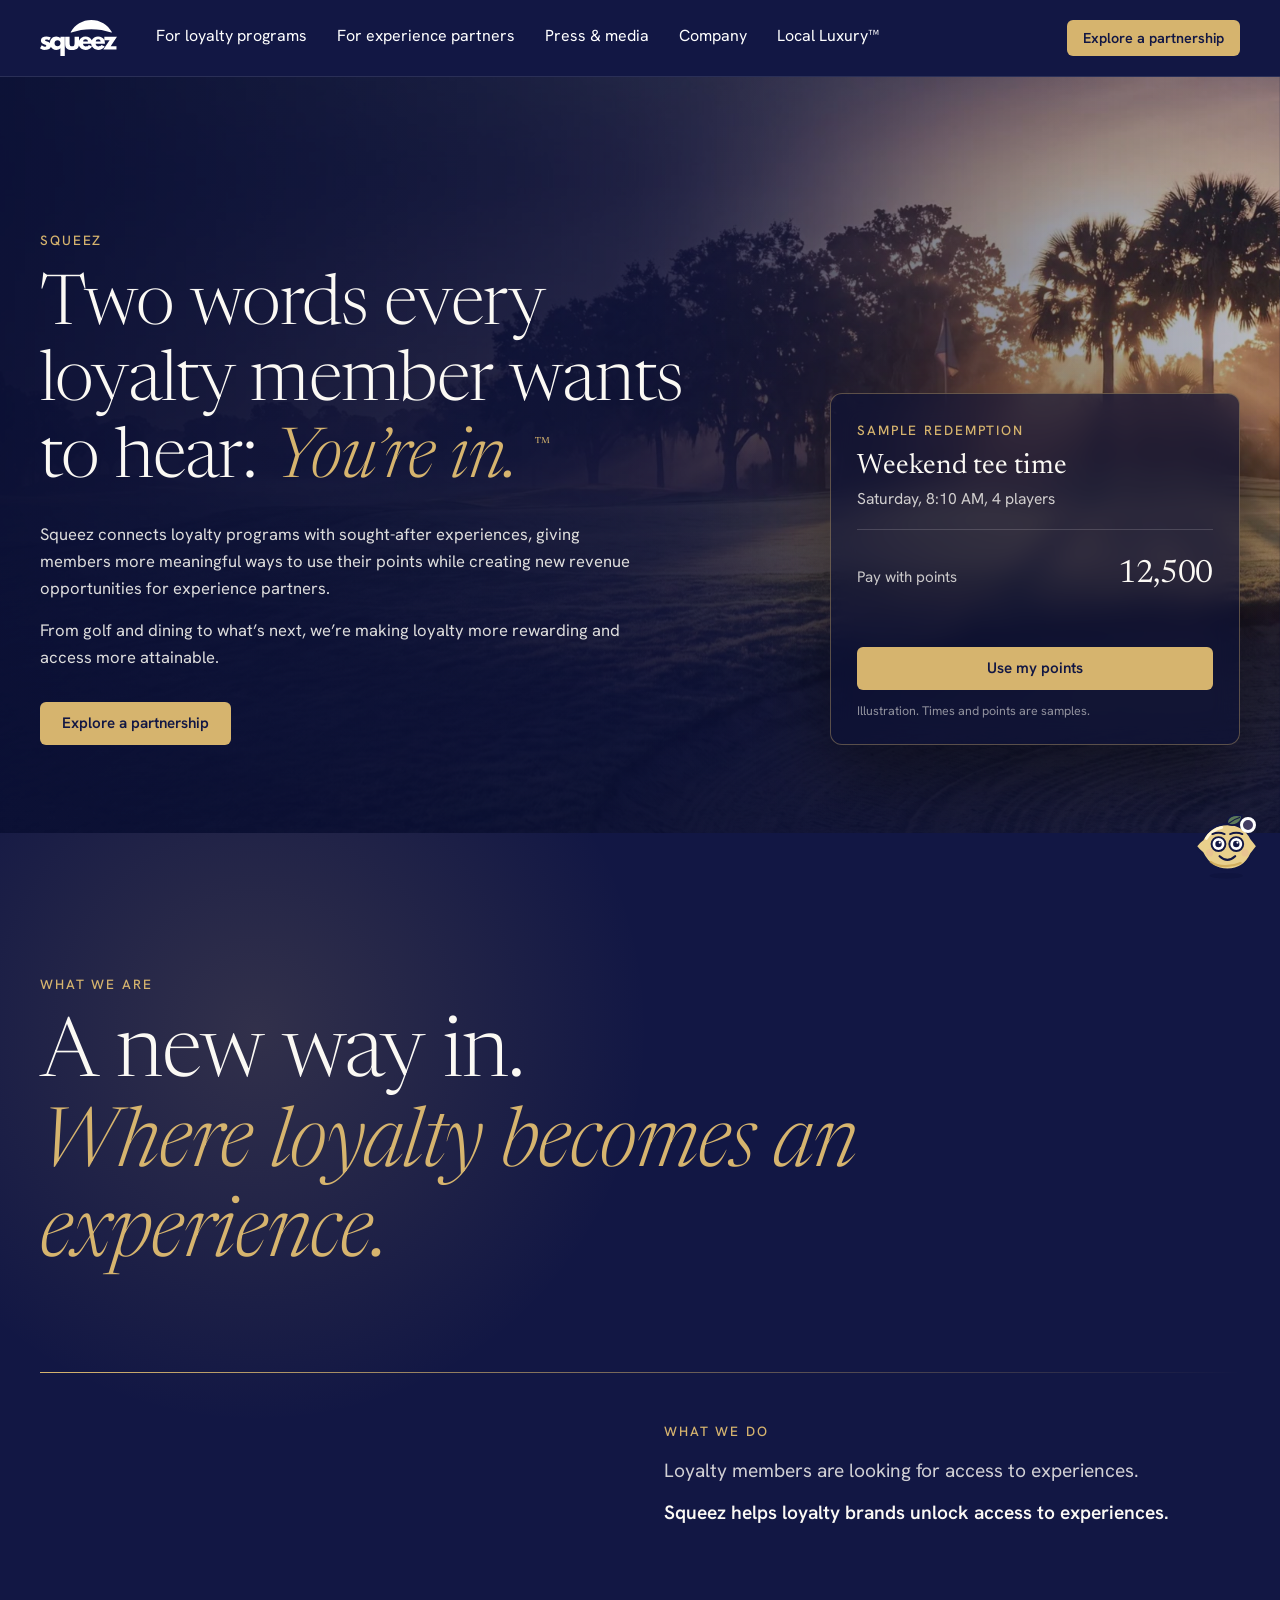
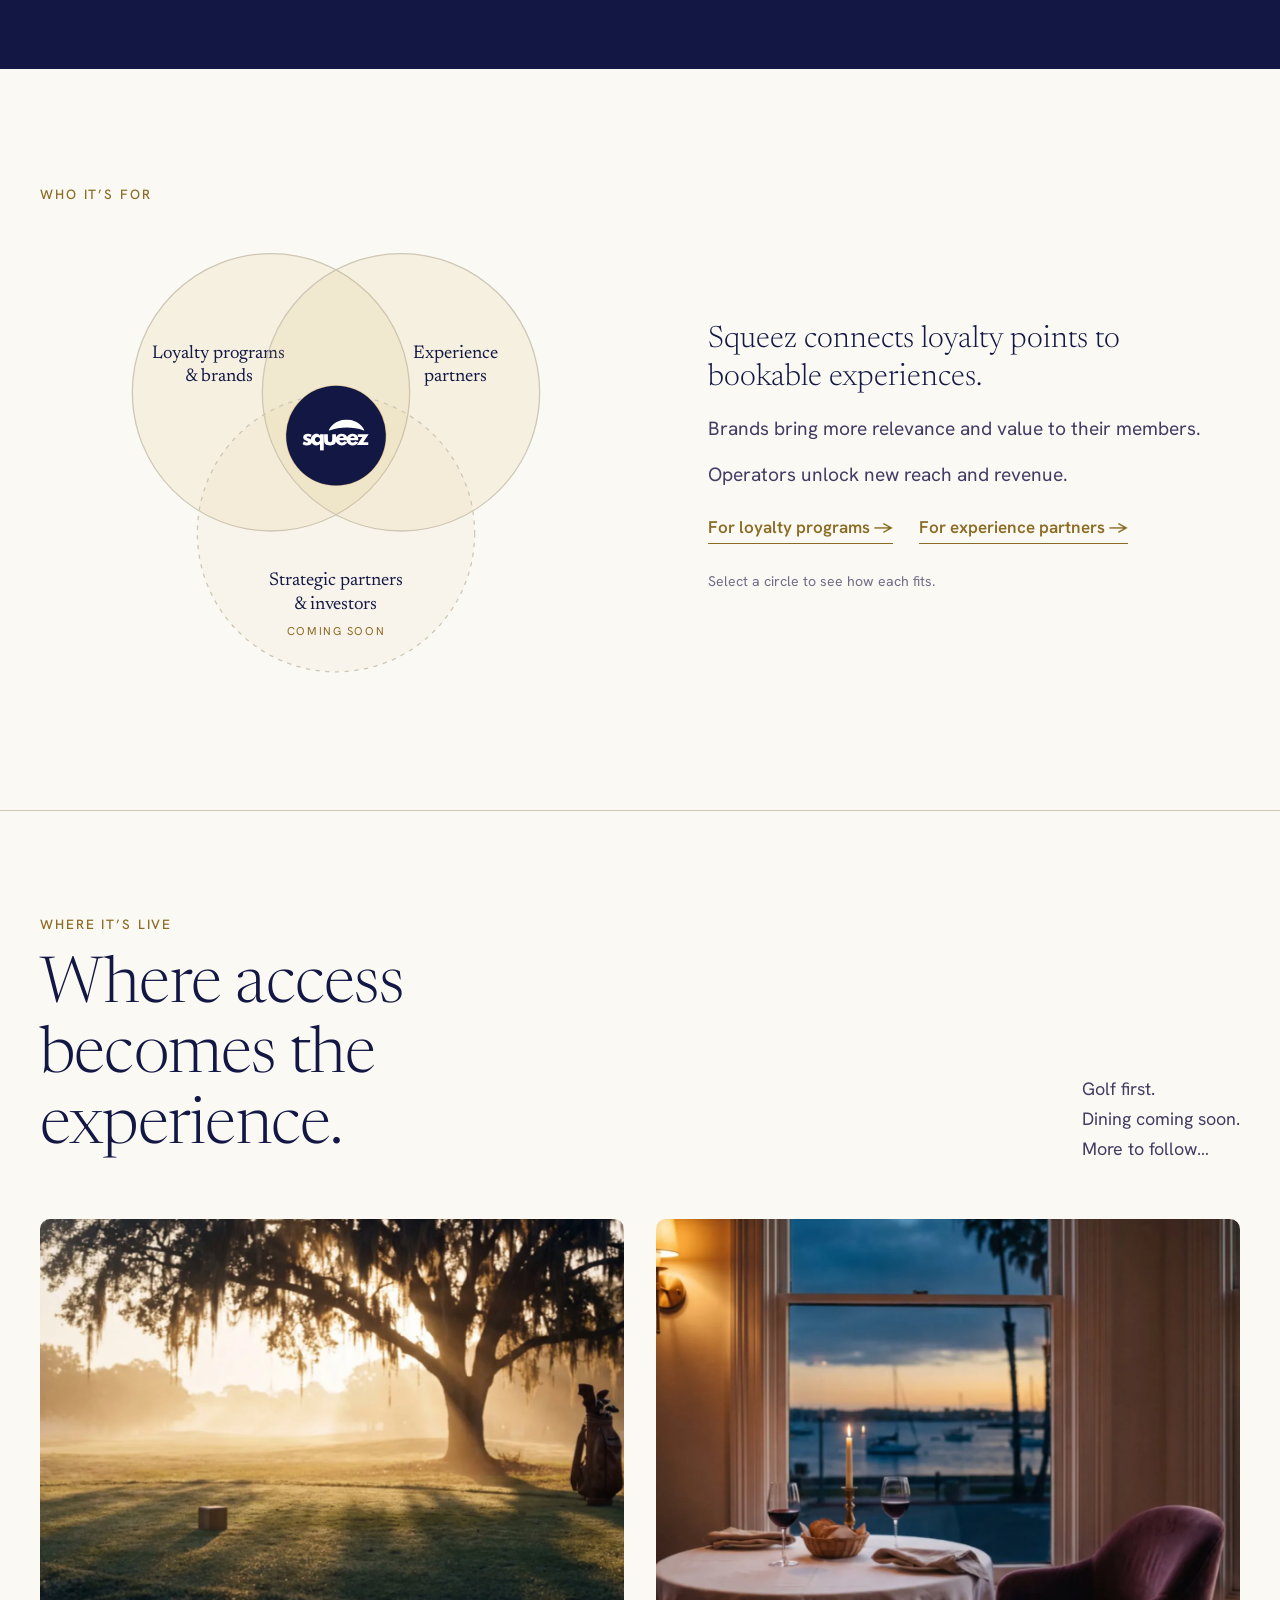
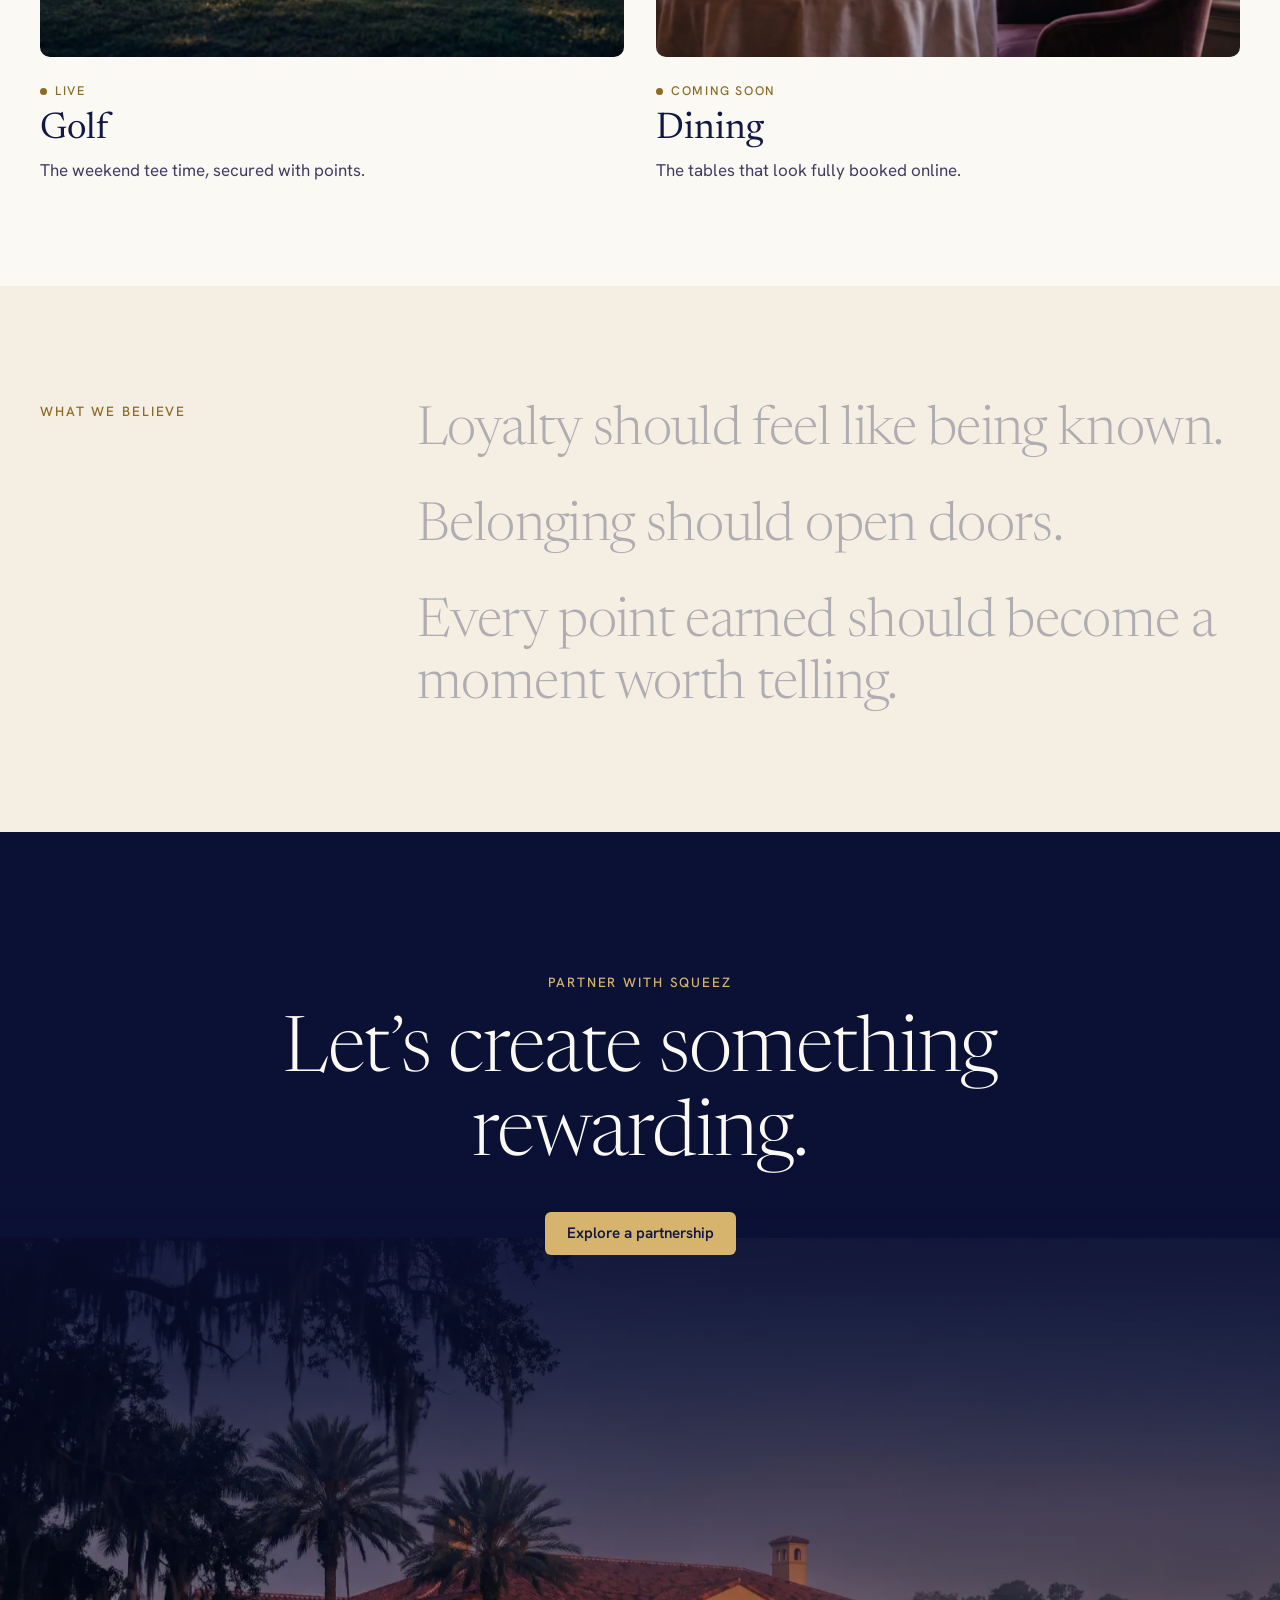
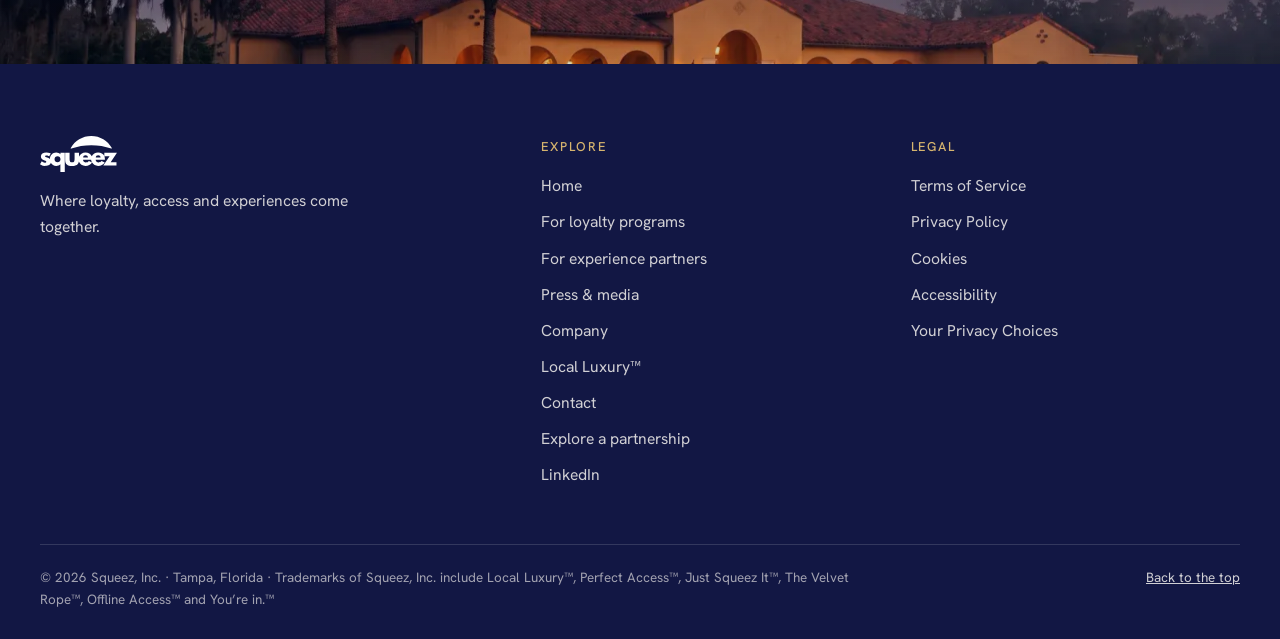
<file: versions/v1.2/index.html>
<!doctype html>
<html lang="en">
<head>
<meta charset="utf-8">
<meta name="viewport" content="width=device-width, initial-scale=1, viewport-fit=cover">
<title>Squeez · Where loyalty, access and experiences come together</title>
<meta name="description" content="Squeez connects loyalty programs with sought-after experiences, giving members more meaningful ways to use their points while creating new revenue opportunities for experience partners.">
<meta name="theme-color" content="#121744">
<meta property="og:title" content="Squeez · Where loyalty, access and experiences come together">
<meta property="og:description" content="Two words every loyalty member wants to hear: You’re in.™">
<meta property="og:type" content="website">
<link rel="icon" href="data:,">
<link rel="preconnect" href="https://fonts.googleapis.com">
<link rel="preconnect" href="https://fonts.gstatic.com" crossorigin>
<link href="https://fonts.googleapis.com/css2?family=Hanken+Grotesk:wght@400;500;600;700&family=Newsreader:ital,opsz,wght@0,6..72,300;0,6..72,400;1,6..72,300;1,6..72,400&display=swap" rel="stylesheet">
<link rel="preload" as="image" href="assets/img/hero-poster.jpg" fetchpriority="high">
<script>document.documentElement.classList.add('js')</script>
<link rel="stylesheet" href="assets/mascot/mascot.css">
<style>
:root{
  --navy:#121744; --navy-deep:#0B1035; --navy-2:#1C2260;
  --ivory:#FBF9F4; --sand:#F4EEE3; --line:#CFC7B6;
  --gold:#D6B46E; --gold-hi:#F0DDA8; --bronze:#8C6B24; --plum:#423C63;
  --serif:"Newsreader",Georgia,"Times New Roman",serif;
  --sans:"Hanken Grotesk",system-ui,-apple-system,"Segoe UI",sans-serif;
  --ease:cubic-bezier(.22,.61,.36,1); --out:cubic-bezier(.16,1,.3,1);
  --header:76px;
}
*{box-sizing:border-box;margin:0}
html{scroll-behavior:smooth;scroll-padding-top:var(--header);-webkit-text-size-adjust:100%;text-size-adjust:100%}
body{font-family:var(--sans);font-size:1.0625rem;line-height:1.65;color:var(--plum);background:var(--ivory);-webkit-font-smoothing:antialiased;overflow-x:hidden;padding-left:env(safe-area-inset-left);padding-right:env(safe-area-inset-right)}
img{display:block;max-width:100%;height:auto}
a{color:inherit}
a,button{touch-action:manipulation;-webkit-tap-highlight-color:transparent}
:focus-visible{outline:2px solid var(--gold);outline-offset:3px;border-radius:4px}
.wrap{width:min(1200px,100% - 48px);margin-inline:auto}
.skip{position:absolute;left:12px;top:-60px;background:var(--gold);color:var(--navy);padding:10px 16px;border-radius:6px;font-weight:600;z-index:100;transition:top .2s}
.skip:focus{top:12px}
.eyebrow{font-size:.84rem;font-weight:500;letter-spacing:.14em;text-transform:uppercase;color:var(--bronze)}
.on-navy .eyebrow,.eyebrow.gold{color:var(--gold)}
.serif{font-family:var(--serif)}
.btn{display:inline-flex;align-items:center;justify-content:center;gap:.5rem;background:var(--gold);color:var(--navy);font:inherit;font-weight:600;font-size:.95rem;line-height:1;padding:14px 22px;border-radius:6px;text-decoration:none;border:0;cursor:pointer;transition:background .25s,transform .5s var(--out),box-shadow .4s;position:relative;overflow:hidden}
.btn:hover{background:#E4CB8F;transform:translateY(-2px);box-shadow:0 10px 24px rgba(11,16,53,.25)}
.btn:active{transform:translateY(0) scale(.98)}
.btn[disabled]{cursor:default;opacity:.85}
.rip{position:absolute;border-radius:50%;pointer-events:none;background:rgba(18,23,68,.18);transform:scale(0);animation:rip .8s var(--out) forwards}
@keyframes rip{to{transform:scale(1);opacity:0}}
.link{font-weight:600;color:var(--bronze);text-decoration:none;border-bottom:1px solid currentColor;padding-bottom:2px;transition:color .2s}
.link:hover{color:var(--navy)}
.on-navy .link{color:var(--gold)} .on-navy .link:hover{color:var(--ivory)}

/* ---------- header ---------- */
.site-header{position:sticky;top:0;z-index:50;background:var(--navy);border-bottom:1px solid rgba(255,255,255,.1)}
.bar{display:flex;align-items:center;gap:28px;height:var(--header)}
.logo{display:block;flex:none}
.logo img{width:78px;height:36px}
.nav{display:flex;gap:30px;margin-right:auto;margin-left:10px}
.nav a{color:#fff;text-decoration:none;font-size:1rem;background:linear-gradient(var(--gold),var(--gold)) 0 100%/0 1px no-repeat;padding-bottom:3px;transition:background-size .4s var(--out)}
.nav a:hover{background-size:100% 1px}
.bar .btn{padding:11px 16px;font-size:.9rem}
.menu-btn{background:none;color:#fff;border:1px solid rgba(255,255,255,.5);border-radius:6px;padding:11px 18px;font:inherit;font-weight:600;font-size:.9rem;cursor:pointer;transition:background .2s}
.menu-btn:hover{background:rgba(255,255,255,.08)}
@media(min-width:1081px){.menu-btn{display:none}}
@media(max-width:1080px){.nav{display:none}.bar{justify-content:space-between}.bar .btn{margin-left:auto}}
@media(max-width:560px){.bar .btn{display:none}.bar{gap:12px}}
.menu{position:fixed;inset:0;z-index:80;background:var(--navy-deep);color:var(--ivory);display:flex;flex-direction:column;padding:0 24px 32px;opacity:0;visibility:hidden;transform:translateY(-12px);transition:opacity .4s var(--ease),transform .6s var(--out),visibility 0s .4s;overflow-y:auto}
.menu.open{opacity:1;visibility:visible;transform:none;transition-delay:0s}
.menu-top{display:flex;justify-content:space-between;align-items:center;height:var(--header)}
.menu nav{display:grid;gap:4px;margin-top:20px}
.menu nav a{font-family:var(--serif);font-weight:300;font-size:clamp(1.9rem,7vw,2.6rem);text-decoration:none;padding:10px 0;border-bottom:1px solid rgba(255,255,255,.1)}
.menu .btn{margin-top:28px;align-self:flex-start}

/* ---------- hero ---------- */
.hero{position:relative;background:var(--navy-deep);color:var(--ivory);overflow:hidden;isolation:isolate}
.hero-media{position:absolute;inset:-5% 0;z-index:-2;will-change:transform}
.hero-img{width:100%;height:100%;object-fit:cover;object-position:62% 45%;transform-origin:70% 50%;animation:kb 28s ease-in-out infinite alternate}
@keyframes kb{from{transform:scale(1)}to{transform:scale(1.1) translate(-1.2%,-1%)}}
.hero::after{content:"";position:absolute;inset:0;z-index:-1;background:linear-gradient(90deg,rgba(11,16,53,.94) 0,rgba(11,16,53,.74) 40%,rgba(11,16,53,.28) 100%),linear-gradient(0deg,rgba(11,16,53,.65),transparent 45%)}
.hero-grid{display:grid;grid-template-columns:minmax(0,1.2fr) minmax(0,.8fr);gap:clamp(28px,5vw,72px);align-items:end;padding-block:clamp(56px,9vw,112px) clamp(48px,7vw,88px);min-height:min(84svh,840px)}
h1{font-family:var(--serif);font-weight:300;font-size:clamp(2.35rem,5.4vw,4.5rem);line-height:1.1;letter-spacing:-.012em;color:var(--ivory);margin-top:18px;max-width:15.5em}
.sheen{font-style:italic;font-weight:300;color:var(--gold);padding:0 .14em;margin:0 -.14em}
@supports (background-clip:text) or (-webkit-background-clip:text){
  .sheen,.m-yes strong{background-image:linear-gradient(100deg,var(--gold) 0,var(--gold) 38%,var(--gold-hi) 50%,var(--gold) 62%,var(--gold) 100%);background-size:250% 100%;background-repeat:repeat-x;-webkit-background-clip:text;background-clip:text;-webkit-text-fill-color:transparent;animation:sheen 7s ease-in-out 2.2s infinite}
}
@keyframes sheen{0%{background-position:100% 0}55%,100%{background-position:0% 0}}
.tm{font-size:.32em;vertical-align:top;position:relative;top:.55em;margin-left:.08em;color:var(--gold);font-style:normal;-webkit-text-fill-color:var(--gold);letter-spacing:0}
.hero-copy p{max-width:36em;color:rgba(251,249,244,.88);font-size:clamp(1.02rem,1.3vw,1.18rem);margin-top:22px}
.hero-copy p.eyebrow{margin-top:0;color:var(--gold);font-size:.84rem}
.hero-copy p+p{margin-top:14px}
.hero .btn{margin-top:30px}

/* the member moment: points become an experience */
.moment{width:100%;max-width:410px;justify-self:end;background:rgba(11,16,53,.66);border:1px solid rgba(214,180,110,.38);border-radius:12px;padding:26px 26px 22px;color:var(--ivory);backdrop-filter:blur(12px);-webkit-backdrop-filter:blur(12px);box-shadow:0 34px 70px rgba(0,0,0,.4)}
.moment .eyebrow{color:var(--gold)}
.m-title{font-family:var(--serif);font-weight:400;font-size:1.75rem;line-height:1.2;margin-top:8px;color:var(--ivory)}
.m-meta{color:rgba(251,249,244,.8);margin-top:2px;font-size:.98rem}
.m-stage{position:relative;min-height:158px;margin-top:18px;border-top:1px solid rgba(251,249,244,.16)}
.m-layer{position:absolute;inset:18px 0 0;transition:opacity .6s var(--ease),transform .8s var(--out)}
.m-done{opacity:0;transform:translateY(10px);pointer-events:none;display:flex;flex-direction:column;align-items:flex-start;justify-content:flex-start}
.moment.is-done .m-ask{opacity:0;transform:translateY(-10px);pointer-events:none}
.moment.is-done .m-done{opacity:1;transform:none;pointer-events:auto}
.m-points{display:flex;justify-content:space-between;align-items:baseline;margin-bottom:16px}
.m-points span{color:rgba(251,249,244,.78);font-size:.95rem}
.m-points b{font-family:var(--serif);font-weight:400;font-size:2rem;font-variant-numeric:tabular-nums;letter-spacing:-.01em}
.m-ask .btn{width:100%}
.m-bar{position:absolute;left:0;bottom:0;height:2px;width:0;background:var(--gold-hi)}
.moment.is-working .m-bar{width:100%;transition:width 1.3s linear}
.m-yes{display:flex;align-items:center;gap:14px}
.m-check{width:44px;height:44px;flex:none}
.m-check circle,.m-check path{fill:none;stroke:var(--gold);stroke-width:2.2;stroke-linecap:round;stroke-linejoin:round;stroke-dasharray:120;stroke-dashoffset:120}
.moment.is-done .m-check circle{animation:draw .9s var(--ease) forwards}
.moment.is-done .m-check path{animation:draw .6s var(--ease) .55s forwards}
@keyframes draw{to{stroke-dashoffset:0}}
.m-yes strong{font-family:var(--serif);font-style:italic;font-weight:300;font-size:2.5rem;line-height:1.1;color:var(--gold);padding:0 .14em;margin:0 -.14em}
.m-yes sup{font-size:.4em;vertical-align:top;position:relative;top:.1em;font-style:normal;-webkit-text-fill-color:var(--gold)}
.m-done p{margin-top:12px;color:rgba(251,249,244,.85);font-size:.98rem}
.m-again{margin-top:10px;background:none;border:0;color:var(--gold);font:inherit;font-weight:600;font-size:.9rem;padding:6px 0;cursor:pointer;border-bottom:1px solid transparent}
.m-again:hover{border-color:var(--gold)}
.m-note{margin-top:14px;font-size:.78rem;color:rgba(251,249,244,.55)}

/* ---------- what we are ---------- */
.what{position:relative;background:var(--navy);color:var(--ivory);padding-block:clamp(72px,11vw,150px);overflow:hidden;isolation:isolate}
.what::before{content:"";position:absolute;width:70vw;height:70vw;max-width:900px;max-height:900px;left:-15%;top:-30%;background:radial-gradient(circle,rgba(214,180,110,.16),transparent 62%);z-index:-1;animation:glow 16s ease-in-out infinite alternate}
@keyframes glow{from{transform:translate(0,0) scale(1)}to{transform:translate(12%,18%) scale(1.15)}}
h2{font-family:var(--serif);font-weight:300;font-size:clamp(2.1rem,5vw,4rem);line-height:1.1;letter-spacing:-.012em;color:var(--navy);margin-top:16px}
.on-navy h2{color:var(--ivory)}
h2 em{font-style:italic;color:var(--bronze)}
.on-navy h2 em{color:var(--gold)}
.what h2{font-size:clamp(2.4rem,6.4vw,5.4rem);max-width:12em}
.what-grid{display:grid;grid-template-columns:1fr 1fr;gap:48px;margin-top:clamp(40px,7vw,96px);align-items:end}
.what-rule{height:1px;background:linear-gradient(90deg,var(--gold),rgba(214,180,110,0));transform-origin:0 50%}
.what-do{grid-column:2}
.what-do p:not(.eyebrow){font-size:clamp(1.05rem,1.5vw,1.25rem);max-width:28em;margin-top:12px;color:rgba(251,249,244,.82)}
.what-do strong{display:block;margin-top:10px;font-weight:600;color:var(--ivory)}

/* ---------- who it's for ---------- */
.who{padding-block:clamp(64px,9vw,128px);background:var(--ivory)}
.who-grid{display:grid;grid-template-columns:minmax(0,1fr) minmax(0,.9fr);gap:clamp(28px,6vw,96px);align-items:center;margin-top:12px}
.venn{width:100%;max-width:520px;height:auto;margin-inline:auto;overflow:visible}
.v-set{cursor:pointer;outline:none}
.v-set circle{fill:rgba(214,180,110,.14);stroke:var(--line);stroke-width:1.2;transition:fill .6s var(--ease),stroke .6s var(--ease),stroke-width .4s}
.v-set.soon circle{stroke-dasharray:4 5;fill:rgba(214,180,110,.07)}
.v-set.on circle{fill:rgba(214,180,110,.34);stroke:var(--bronze);stroke-width:1.8}
.v-set:focus-visible circle{stroke:var(--navy);stroke-width:2.4}
.v-set text{font-family:var(--serif);font-size:17px;fill:var(--navy);text-anchor:middle;pointer-events:none}
.v-set .v-soon{font-family:var(--sans);font-size:10.5px;letter-spacing:.14em;fill:var(--bronze);text-transform:uppercase}
.v-a{animation:vA 11s ease-in-out infinite alternate}.v-b{animation:vB 13s ease-in-out infinite alternate}.v-c{animation:vC 12s ease-in-out infinite alternate}
@keyframes vA{to{transform:translate(-7px,-5px)}}@keyframes vB{to{transform:translate(7px,-6px)}}@keyframes vC{to{transform:translate(0,8px)}}
.v-core{fill:var(--navy)}
.v-ring{fill:none;stroke:var(--gold);stroke-width:1;opacity:.7;transform-origin:240px 200px;animation:ring 4.5s ease-out infinite}
@keyframes ring{0%{transform:scale(1);opacity:.7}100%{transform:scale(1.7);opacity:0}}
.who-panel{min-height:230px;position:relative}
.who-view{display:none}
.who-view.on{display:block;animation:fadeUp .8s var(--out)}
@keyframes fadeUp{from{opacity:0;transform:translateY(14px)}to{opacity:1;transform:none}}
.who-view p{font-size:clamp(1.05rem,1.5vw,1.2rem);margin-bottom:14px;max-width:26em}
.who-view .serif-line{font-family:var(--serif);font-size:clamp(1.5rem,2.4vw,2rem);font-weight:300;color:var(--navy);line-height:1.25;margin-bottom:16px}
.who-links{display:flex;gap:26px;flex-wrap:wrap;margin-top:22px}
.who-hint{margin-top:26px;font-size:.88rem;color:rgba(66,60,99,.75)}

/* ---------- where it's live ---------- */
.live{padding-block:clamp(56px,8vw,110px);background:var(--ivory);border-top:1px solid var(--line)}
.live-head{display:grid;grid-template-columns:1fr 1fr;gap:32px;align-items:end}
.live-head>p{font-size:clamp(1.05rem,1.4vw,1.2rem);max-width:20em;justify-self:end;color:var(--plum)}
.more::after{content:"…";display:inline-block;animation:dots 2.4s ease-in-out infinite}
@keyframes dots{0%,100%{opacity:.3}50%{opacity:1}}
.places{display:grid;grid-template-columns:1fr 1fr;gap:clamp(18px,3vw,32px);margin-top:clamp(32px,5vw,56px)}
.ph{position:relative;overflow:hidden;border-radius:10px;aspect-ratio:4/3;background:var(--sand)}
.ph img{width:100%;height:100%;object-fit:cover;transform:scale(1.08);transition:transform 1.6s var(--out);will-change:transform;animation:drift 22s ease-in-out infinite alternate}
.place:nth-child(2) .ph img{animation-duration:26s;animation-direction:alternate-reverse}
@keyframes drift{from{object-position:48% 50%;transform:scale(1.06)}to{object-position:54% 46%;transform:scale(1.13)}}
.place figcaption{margin-top:18px}
.tag{display:inline-flex;align-items:center;gap:8px;font-size:.78rem;font-weight:500;letter-spacing:.14em;text-transform:uppercase;color:var(--bronze)}
.tag i{width:7px;height:7px;border-radius:50%;background:var(--bronze)}
.tag.is-live i{animation:pulse 2s ease-in-out infinite}
@keyframes pulse{0%,100%{box-shadow:0 0 0 0 rgba(140,107,36,.5)}60%{box-shadow:0 0 0 8px rgba(140,107,36,0)}}
.place h3{font-family:var(--serif);font-weight:400;font-size:clamp(1.8rem,3vw,2.3rem);color:var(--navy);line-height:1.15;margin-top:6px}
.place p{margin-top:4px}

/* ---------- what we believe ---------- */
.believe{background:var(--sand);padding-block:clamp(64px,9vw,128px)}
.believe-grid{display:grid;grid-template-columns:minmax(0,.4fr) minmax(0,1fr);gap:48px;align-items:start}
.beliefs{display:grid;gap:clamp(18px,3vw,34px)}
.belief{font-family:var(--serif);font-weight:300;font-size:clamp(1.8rem,4.2vw,3.4rem);line-height:1.15;letter-spacing:-.012em;color:var(--navy);opacity:calc(.3 + var(--a,1) * .7);transition:opacity .3s linear;max-width:15em}

/* ---------- partner ---------- */
.cta{position:relative;background:var(--navy-deep);color:var(--ivory);text-align:center;overflow:hidden;isolation:isolate;padding-top:clamp(72px,11vw,150px)}
.cta .wrap{padding-bottom:clamp(180px,32vw,430px)}
.cta h2{margin-inline:auto;max-width:11em;font-size:clamp(2.4rem,6vw,4.8rem)}
.cta .btn{margin-top:32px}
.cta-media{position:absolute;inset:auto 0 -8% 0;height:62%;z-index:-1;will-change:transform}
.cta-media img{width:100%;height:100%;object-fit:cover;object-position:50% 70%;animation:kb 30s ease-in-out infinite alternate}
.cta::after{content:"";position:absolute;inset:0;z-index:-1;background:linear-gradient(180deg,var(--navy-deep) 0,var(--navy-deep) 36%,rgba(11,16,53,.55) 62%,rgba(11,16,53,.15) 100%)}

/* ---------- footer ---------- */
footer{background:var(--navy);color:rgba(251,249,244,.82);padding-block:clamp(40px,6vw,72px) 28px}
.f-grid{display:grid;grid-template-columns:1.4fr 1fr 1fr;gap:40px}
.f-grid img{width:78px;height:36px}
.f-tag{margin-top:16px;max-width:22em;font-size:.98rem}
footer h4{font-size:.8rem;letter-spacing:.14em;text-transform:uppercase;font-weight:500;color:var(--gold);margin-bottom:14px}
footer ul{list-style:none;padding:0;display:grid;gap:8px}
footer ul a{text-decoration:none;font-size:.98rem}
footer ul a:hover{color:#fff;text-decoration:underline;text-underline-offset:4px}
.f-base{margin-top:clamp(32px,5vw,56px);padding-top:22px;border-top:1px solid rgba(255,255,255,.14);display:flex;justify-content:space-between;gap:20px;flex-wrap:wrap;font-size:.84rem;color:rgba(251,249,244,.62)}
.f-base p{max-width:62em}
.f-base a{color:rgba(251,249,244,.82)}

/* ---------- entrance motion (only for people who allow motion) ---------- */
@media(prefers-reduced-motion:no-preference){
  .js .w{display:inline-block;overflow:hidden;vertical-align:top;padding:.08em .16em .22em;margin:-.08em -.16em -.22em}
  .js .w>i{display:inline-block;font-style:inherit;transform:translateY(112%);transition:transform 1.25s var(--out);transition-delay:calc(min(var(--i),12) * 70ms)}
  .js .in .w>i{transform:none}
  .js .rv{opacity:0;transform:translateY(26px);transition:opacity 1s var(--ease),transform 1.3s var(--out);transition-delay:var(--d,0ms)}
  .js .rv.in{opacity:1;transform:none}
  .js .what-rule{transform:scaleX(0);transition:transform 1.8s var(--out) .2s}
  .js .what-rule.in{transform:scaleX(1)}
  .js .ph{clip-path:inset(0 0 100% 0);transition:clip-path 1.6s var(--out) .15s}
  .js .place.in .ph{clip-path:inset(0 0 0 0)}
}
.calm *,.calm *::before,.calm *::after{animation-play-state:paused!important}

/* ---------- responsive ---------- */
@media(max-width:960px){
  .hero-grid{grid-template-columns:1fr;align-items:start;min-height:0}
  .moment{justify-self:stretch;max-width:none}
  .what-grid{grid-template-columns:1fr}.what-do{grid-column:1}
  .who-grid{grid-template-columns:1fr}
  .live-head{grid-template-columns:1fr}.live-head>p{justify-self:start}
  .believe-grid{grid-template-columns:1fr;gap:24px}
  .f-grid{grid-template-columns:1fr 1fr}.f-grid>div:first-child{grid-column:1/-1}
  .hero-img{animation:none}
}
@media(max-width:640px){
  .wrap{width:min(1200px,100% - 36px)}
  .places{grid-template-columns:1fr}
  .moment{padding:22px 18px 18px}
  .m-yes strong{font-size:2.1rem}
  .hero .btn,.cta .btn{width:100%}
  .who-links{gap:18px}
  .f-grid{grid-template-columns:1fr}
}
@media(hover:none){.btn:hover{transform:none;box-shadow:none}}
@media(max-height:480px) and (orientation:landscape){.hero-grid{min-height:0}}

/* mascot, dressed for this brand */
.mx{
  --mx-body:#E9D08C; --mx-body-shade:#C9A24B; --mx-body-hi:#FFF6D6; --mx-leaf:#5C7A5A; --mx-ink:#121744; --mx-cheek:#E8A89A;
  --mx-paper:#FBF9F4; --mx-card:#FFFFFF; --mx-muted:#423C63;
  --mx-head:#121744; --mx-head-2:#1C2260; --mx-head-text:#FBF9F4; --mx-head-muted:#B9BCD9;
  --mx-accent:#423C63; --mx-accent-text:#FBF9F4; --mx-chip-hover:#D6B46E; --mx-shadow:#0B1035;
  --mx-display:"Newsreader",Georgia,serif; --mx-bw:2px; --mx-r:18px; --mx-sh-x:0px; --mx-sh-y:16px; --mx-sh-blur:30px; --mx-sh-alpha:.4;
}

@media (prefers-reduced-motion:reduce){*{animation:none!important;transition:none!important;scroll-behavior:auto!important}}
</style>
</head>
<body>
<a class="skip" href="#main">Skip to content</a>

<header class="site-header">
  <div class="wrap bar">
    <a class="logo" href="https://www.trysqueez.com/" aria-label="Squeez home"><img src="assets/img/wordmark-white.svg" width="78" height="36" alt="Squeez"></a>
    <nav class="nav" aria-label="Main">
      <a href="https://www.trysqueez.com/loyalty-programs">For loyalty programs</a>
      <a href="https://www.trysqueez.com/experience-partners">For experience partners</a>
      <a href="https://www.trysqueez.com/press">Press &amp; media</a>
      <a href="https://www.trysqueez.com/company">Company</a>
      <a href="https://www.trysqueez.com/local-luxury">Local Luxury™</a>
    </nav>
    <a class="btn" href="https://www.trysqueez.com/contact">Explore a partnership</a>
    <button class="menu-btn" id="menuBtn" type="button" aria-expanded="false" aria-controls="menu">Menu</button>
  </div>
</header>

<div class="menu" id="menu" role="dialog" aria-modal="true" aria-label="Menu" inert>
  <div class="menu-top">
    <a class="logo" href="https://www.trysqueez.com/" aria-label="Squeez home"><img src="assets/img/wordmark-white.svg" width="78" height="36" alt="Squeez"></a>
    <button class="menu-btn" id="menuClose" type="button">Close</button>
  </div>
  <nav aria-label="Menu">
    <a href="https://www.trysqueez.com/loyalty-programs">For loyalty programs</a>
    <a href="https://www.trysqueez.com/experience-partners">For experience partners</a>
    <a href="https://www.trysqueez.com/press">Press &amp; media</a>
    <a href="https://www.trysqueez.com/company">Company</a>
    <a href="https://www.trysqueez.com/local-luxury">Local Luxury™</a>
  </nav>
  <a class="btn" href="https://www.trysqueez.com/contact">Explore a partnership</a>
</div>

<main id="main">

<!-- HERO -->
<section class="hero on-navy" id="top">
  <div class="hero-media" data-par=".1"><img class="hero-img" src="assets/img/hero-poster.jpg" width="1920" height="1080" alt="" fetchpriority="high" decoding="async"></div>
  <div class="wrap hero-grid">
    <div class="hero-copy">
      <p class="eyebrow">Squeez</p>
      <h1 data-split>Two words every loyalty member wants to hear: <em class="sheen">You’re in.</em><sup class="tm">™</sup></h1>
      <p class="rv" style="--d:500ms">Squeez connects loyalty programs with sought-after experiences, giving members more meaningful ways to use their points while creating new revenue opportunities for experience partners.</p>
      <p class="rv" style="--d:650ms">From golf and dining to what’s next, we’re making loyalty more rewarding and access more attainable.</p>
      <a class="btn rv" style="--d:800ms" href="https://www.trysqueez.com/contact">Explore a partnership</a>
    </div>

    <aside class="moment rv" id="moment" style="--d:900ms" aria-label="A sample redemption">
      <p class="eyebrow">Sample redemption</p>
      <p class="m-title">Weekend tee time</p>
      <p class="m-meta" id="mMeta">Saturday, 8:10 AM, 4 players</p>
      <div class="m-stage">
        <div class="m-layer m-ask">
          <div class="m-points"><span>Pay with points</span><b id="mPts">12,500</b></div>
          <button class="btn" id="mBtn" type="button">Use my points</button>
          <span class="m-bar" aria-hidden="true"></span>
        </div>
        <div class="m-layer m-done" aria-hidden="true">
          <div class="m-yes">
            <svg class="m-check" viewBox="0 0 44 44" aria-hidden="true"><circle cx="22" cy="22" r="19"/><path d="M13 23l6 6 12-13"/></svg>
            <strong>You’re in.<sup>™</sup></strong>
          </div>
          <p id="mDone">Saturday, 8:10 AM, 4 players. Confirmed.</p>
          <button class="m-again" id="mAgain" type="button">See another</button>
        </div>
      </div>
      <p class="m-note">Illustration. Times and points are samples.</p>
      <div id="mLive" role="status" aria-live="polite" style="position:absolute;left:-9999px"></div>
    </aside>
  </div>
</section>

<!-- WHAT WE ARE -->
<section class="what on-navy" id="what">
  <div class="wrap">
    <p class="eyebrow rv">What we are</p>
    <h2 data-split>A new way in.<br><em>Where loyalty becomes an experience.</em></h2>
    <div class="what-grid">
      <div class="what-rule" style="grid-column:1/-1"></div>
      <div class="what-do rv">
        <p class="eyebrow">What we do</p>
        <p>Loyalty members are looking for access to experiences.<strong>Squeez helps loyalty brands unlock access to experiences.</strong></p>
      </div>
    </div>
  </div>
</section>

<!-- WHO IT'S FOR -->
<section class="who" id="who">
  <div class="wrap">
    <p class="eyebrow rv">Who it’s for</p>
    <div class="who-grid">
      <svg class="venn rv" viewBox="0 0 480 440" role="group" aria-label="Who Squeez is for: loyalty programs and brands, experience partners, and strategic partners and investors (coming soon)">
        <g class="v-a"><g class="v-set" id="vA" role="button" tabindex="0" aria-pressed="false" aria-label="Loyalty programs and brands"><circle cx="180" cy="160" r="128"/><text x="132" y="128">Loyalty programs</text><text x="132" y="150">&amp; brands</text></g></g>
        <g class="v-b"><g class="v-set" id="vB" role="button" tabindex="0" aria-pressed="false" aria-label="Experience partners"><circle cx="300" cy="160" r="128"/><text x="350" y="128">Experience</text><text x="350" y="150">partners</text></g></g>
        <g class="v-c"><g class="v-set soon" id="vC" role="button" tabindex="0" aria-pressed="false" aria-label="Strategic partners and investors, coming soon"><circle cx="240" cy="290" r="128"/><text x="240" y="338">Strategic partners</text><text x="240" y="360">&amp; investors</text><text class="v-soon" x="240" y="384">Coming soon</text></g></g>
        <circle class="v-ring" cx="240" cy="200" r="46"/>
        <circle class="v-core" cx="240" cy="200" r="46"/>
        <image href="assets/img/wordmark-white.svg" x="209" y="185" width="62" height="29" aria-hidden="true"/>
      </svg>

      <div class="who-panel rv" style="--d:200ms" aria-live="polite">
        <div class="who-view on" data-for="all">
          <p class="serif-line">Squeez connects loyalty points to bookable experiences.</p>
          <p>Brands bring more relevance and value to their members.</p>
          <p>Operators unlock new reach and revenue.</p>
          <div class="who-links">
            <a class="link" href="https://www.trysqueez.com/loyalty-programs">For loyalty programs →</a>
            <a class="link" href="https://www.trysqueez.com/experience-partners">For experience partners →</a>
          </div>
        </div>
        <div class="who-view" data-for="loyalty">
          <p class="serif-line">Brands bring more relevance and value to their members.</p>
          <p>Squeez connects loyalty points to bookable experiences.</p>
          <div class="who-links"><a class="link" href="https://www.trysqueez.com/loyalty-programs">For loyalty programs →</a></div>
        </div>
        <div class="who-view" data-for="experience">
          <p class="serif-line">Operators unlock new reach and revenue.</p>
          <p>Squeez connects loyalty points to bookable experiences.</p>
          <div class="who-links"><a class="link" href="https://www.trysqueez.com/experience-partners">For experience partners →</a></div>
        </div>
        <div class="who-view" data-for="strategic">
          <p class="serif-line">Strategic partners and investors. Coming soon.</p>
          <p>If this is you, we would like to hear from you.</p>
          <div class="who-links"><a class="link" href="https://www.trysqueez.com/contact">Explore a partnership →</a></div>
        </div>
        <p class="who-hint">Select a circle to see how each fits.</p>
      </div>
    </div>
  </div>
</section>

<!-- WHERE IT'S LIVE -->
<section class="live" id="live">
  <div class="wrap">
    <div class="live-head">
      <div><p class="eyebrow rv">Where it’s live</p><h2 data-split>Where access becomes the experience.</h2></div>
      <p class="rv">Golf first.<br>Dining coming soon.<br>More to follow<span class="more" aria-hidden="true"></span></p>
    </div>
    <div class="places">
      <figure class="place rv">
        <div class="ph"><img src="assets/img/golf.webp" width="1600" height="1067" loading="lazy" decoding="async" alt="A tee box in morning mist, with a large oak draped in moss and a golf bag standing on the grass."></div>
        <figcaption><span class="tag is-live"><i></i>Live</span><h3>Golf</h3><p>The weekend tee time, secured with points.</p></figcaption>
      </figure>
      <figure class="place rv" style="--d:150ms">
        <div class="ph"><img src="assets/img/dining.webp" width="1600" height="1067" loading="lazy" decoding="async" alt="A window table set for two, with a candle and two glasses of wine, looking out over a bay at dusk."></div>
        <figcaption><span class="tag"><i></i>Coming soon</span><h3>Dining</h3><p>The tables that look fully booked online.</p></figcaption>
      </figure>
    </div>
  </div>
</section>

<!-- WHAT WE BELIEVE -->
<section class="believe" id="believe">
  <div class="wrap believe-grid">
    <p class="eyebrow rv">What we believe</p>
    <div class="beliefs">
      <h3 class="belief">Loyalty should feel like being known.</h3>
      <h3 class="belief">Belonging should open doors.</h3>
      <h3 class="belief">Every point earned should become a moment worth telling.</h3>
    </div>
  </div>
</section>

<!-- PARTNER -->
<section class="cta on-navy" id="talk">
  <div class="wrap">
    <p class="eyebrow rv">Partner with Squeez</p>
    <h2 data-split>Let’s create something rewarding.</h2>
    <a class="btn rv" style="--d:300ms" href="https://www.trysqueez.com/contact">Explore a partnership</a>
  </div>
  <div class="cta-media" data-par=".08"><img src="assets/img/clubhouse-dusk.webp" width="1600" height="900" loading="lazy" decoding="async" alt="A golf clubhouse glowing at dusk, framed by palm trees."></div>
</section>
</main>

<footer>
  <div class="wrap">
    <div class="f-grid">
      <div><img src="assets/img/wordmark-white.svg" width="78" height="36" alt="Squeez"><p class="f-tag">Where loyalty, access and experiences come together.</p></div>
      <div><h4>Explore</h4><ul>
        <li><a href="https://www.trysqueez.com/">Home</a></li>
        <li><a href="https://www.trysqueez.com/loyalty-programs">For loyalty programs</a></li>
        <li><a href="https://www.trysqueez.com/experience-partners">For experience partners</a></li>
        <li><a href="https://www.trysqueez.com/press">Press &amp; media</a></li>
        <li><a href="https://www.trysqueez.com/company">Company</a></li>
        <li><a href="https://www.trysqueez.com/local-luxury">Local Luxury™</a></li>
        <li><a href="https://www.trysqueez.com/contact">Contact</a></li>
        <li><a href="https://www.trysqueez.com/contact">Explore a partnership</a></li>
        <li><a href="https://www.linkedin.com/company/trysqueez/" rel="noopener">LinkedIn</a></li></ul></div>
      <div><h4>Legal</h4><ul>
        <li><a href="https://www.trysqueez.com/terms">Terms of Service</a></li>
        <li><a href="https://www.trysqueez.com/privacy">Privacy Policy</a></li>
        <li><a href="https://www.trysqueez.com/cookies">Cookies</a></li>
        <li><a href="https://www.trysqueez.com/accessibility">Accessibility</a></li>
        <li><a href="https://www.trysqueez.com/privacy-choices">Your Privacy Choices</a></li></ul></div>
    </div>
    <div class="f-base">
      <p>© 2026 Squeez, Inc. · Tampa, Florida · Trademarks of Squeez, Inc. include Local Luxury™, Perfect Access™, Just Squeez It™, The Velvet Rope™, Offline Access™ and You’re in.™</p>
      <a href="#main">Back to the top</a>
    </div>
  </div>
</footer>

<script>
(function () {
  'use strict';
  var $ = function (id) { return document.getElementById(id); };
  var reduce = matchMedia('(prefers-reduced-motion: reduce)').matches;
  var wide = matchMedia('(min-width:961px)');
  var calm = reduce;

  /* ---- headings reveal word by word through a mask ---- */
  function splitWords(h) {
    h.setAttribute('aria-label', h.textContent.replace(/\s+/g, ' ').trim());
    var nodes = [].slice.call(h.childNodes), i = 0; h.textContent = '';
    function add(node) {
      var w = document.createElement('span'); w.className = 'w'; w.setAttribute('aria-hidden', 'true'); w.style.setProperty('--i', i++);
      var inner = document.createElement('i'); inner.appendChild(node); w.appendChild(inner); h.appendChild(w); h.appendChild(document.createTextNode(' '));
    }
    nodes.forEach(function (n) {
      if (n.nodeType === 3) n.textContent.split(/\s+/).filter(Boolean).forEach(function (t) { add(document.createTextNode(t)); });
      else if (n.nodeName === 'BR') h.appendChild(n); else add(n);
    });
  }
  document.querySelectorAll('[data-split]').forEach(splitWords);

  var io = new IntersectionObserver(function (es) {
    es.forEach(function (e) { if (e.isIntersecting) { e.target.classList.add('in'); io.unobserve(e.target); } });
  }, { threshold: .18, rootMargin: '0px 0px -6% 0px' });
  document.querySelectorAll('[data-split], .rv, .what-rule').forEach(function (el) { io.observe(el); });

  /* ---- scroll: parallax on photographs, belief statements light up as they cross the middle ---- */
  var par = [].slice.call(document.querySelectorAll('[data-par]')), bel = [].slice.call(document.querySelectorAll('.belief')), tick = false;
  function onScroll() {
    tick = false; var vh = innerHeight;
    if (!calm && wide.matches) par.forEach(function (el) {
      var r = el.getBoundingClientRect(); if (r.bottom < -100 || r.top > vh + 100) return;
      el.style.transform = 'translate3d(0,' + ((r.top + r.height / 2 - vh / 2) * -parseFloat(el.dataset.par)).toFixed(1) + 'px,0)';
    });
    if (!reduce) bel.forEach(function (b) {
      var r = b.getBoundingClientRect(), d = Math.abs(r.top + r.height / 2 - vh * .55) / (vh * .36);
      b.style.setProperty('--a', Math.max(0, Math.min(1, 1 - d)).toFixed(3));
    });
  }
  addEventListener('scroll', function () { if (!tick) { tick = true; requestAnimationFrame(onScroll); } }, { passive: true });
  addEventListener('resize', onScroll); onScroll();

  /* ---- mobile menu ---- */
  var menu = $('menu'), mBtn = $('menuBtn');
  function setMenu(open) {
    menu.classList.toggle('open', open); mBtn.setAttribute('aria-expanded', String(open));
    if (open) { menu.removeAttribute('inert'); document.body.style.overflow = 'hidden'; $('menuClose').focus(); }
    else { menu.setAttribute('inert', ''); document.body.style.overflow = ''; mBtn.focus(); }
  }
  mBtn.addEventListener('click', function () { setMenu(true); });
  $('menuClose').addEventListener('click', function () { setMenu(false); });
  menu.addEventListener('click', function (e) { if (e.target.closest('a[href^="#"]')) setMenu(false); });
  addEventListener('keydown', function (e) { if (e.key === 'Escape' && menu.classList.contains('open')) setMenu(false); });
  addEventListener('resize', function () { if (innerWidth > 1080 && menu.classList.contains('open')) setMenu(false); });

  /* ---- button ripples ---- */
  document.addEventListener('click', function (e) {
    var b = e.target.closest('.btn'); if (!b || reduce) return;
    var r = b.getBoundingClientRect(), s = Math.max(r.width, r.height) * 2.2, d = document.createElement('span');
    d.className = 'rip'; d.style.cssText = 'width:' + s + 'px;height:' + s + 'px;left:' + (e.clientX - r.left - s / 2) + 'px;top:' + (e.clientY - r.top - s / 2) + 'px';
    b.appendChild(d); setTimeout(function () { d.remove(); }, 850);
  });

  /* ---- the member moment: points become an experience ("You're in.") ---- */
  var mEl = $('moment'), mBtnEl = $('mBtn'), SAMPLES = [
    { meta: 'Saturday, 8:10 AM, 4 players', pts: 12500 },
    { meta: 'Sunday, 7:40 AM, 2 players', pts: 6800 },
    { meta: 'Saturday, 11:20 AM, 3 players', pts: 9300 }
  ], mi = 0, mt = [];
  function later(fn, ms) { mt.push(setTimeout(fn, ms)); }
  function clearAll() { mt.forEach(clearTimeout); mt = []; }
  function countTo(el, n) {
    if (reduce) { el.textContent = n.toLocaleString('en-US'); return; }
    var t0 = performance.now();
    (function s(t) { var k = Math.min((t - t0) / 900, 1), e = 1 - Math.pow(1 - k, 3); el.textContent = Math.round(n * e).toLocaleString('en-US'); if (k < 1) requestAnimationFrame(s); })(t0);
  }
  function show() {
    var s = SAMPLES[mi % SAMPLES.length];
    mEl.classList.remove('is-working', 'is-done'); $('mMeta').textContent = s.meta; $('mDone').textContent = s.meta + '. Confirmed.';
    mBtnEl.disabled = false; mBtnEl.textContent = 'Use my points'; countTo($('mPts'), s.pts);
    mEl.querySelector('.m-done').setAttribute('aria-hidden', 'true');
  }
  function work() {
    if (mEl.classList.contains('is-working') || mEl.classList.contains('is-done')) return;
    clearAll(); mEl.classList.add('is-working'); mBtnEl.disabled = true; mBtnEl.textContent = 'Confirming…';
    later(done, reduce ? 200 : 1350);
  }
  function done() {
    mEl.classList.remove('is-working'); mEl.classList.add('is-done'); mEl.querySelector('.m-done').removeAttribute('aria-hidden');
    $('mLive').textContent = 'You’re in. ' + SAMPLES[mi % SAMPLES.length].meta + '. Confirmed.';
    if (!calm) later(next, 4800);
  }
  function next() { clearAll(); mi++; show(); if (!calm) later(work, 3000); }
  mBtnEl.addEventListener('click', work);
  $('mAgain').addEventListener('click', next);
  show(); if (!calm) later(work, 3600);

  /* ---- who it's for: the three circles ---- */
  var V = { loyalty: $('vA'), experience: $('vB'), strategic: $('vC') }, views = [].slice.call(document.querySelectorAll('.who-view'));
  var ORDER = ['loyalty', 'experience', 'strategic', null], oi = 0, vTimer = 0, resumeT = 0;
  function setAud(k) {
    Object.keys(V).forEach(function (key) { var on = key === k; V[key].classList.toggle('on', on); V[key].setAttribute('aria-pressed', String(on)); });
    views.forEach(function (v) { v.classList.toggle('on', v.getAttribute('data-for') === (k || 'all')); });
  }
  function stopCycle() { clearInterval(vTimer); vTimer = 0; }
  function startCycle() { stopCycle(); if (calm) return; vTimer = setInterval(function () { oi = (oi + 1) % ORDER.length; setAud(ORDER[oi]); }, 4600); }
  function userPick(k) { stopCycle(); clearTimeout(resumeT); setAud(k); resumeT = setTimeout(startCycle, 12000); }
  Object.keys(V).forEach(function (key) {
    var n = V[key];
    var hovered = false;
    function activate() { if (hovered) { hovered = false; userPick(key); } else userPick(n.classList.contains('on') ? null : key); }
    n.addEventListener('click', activate);
    n.addEventListener('keydown', function (e) { if (e.key === 'Enter' || e.key === ' ') { e.preventDefault(); activate(); } });
    n.addEventListener('pointerenter', function (e) { if (e.pointerType === 'mouse') { hovered = true; userPick(key); } });
    n.addEventListener('pointerleave', function () { hovered = false; });
  });
  new IntersectionObserver(function (es) { if (es[0].isIntersecting) { if (!vTimer) startCycle(); } else stopCycle(); }, { threshold: .4 }).observe($('who'));

  /* ---- hooks the mascot uses ---- */
  function setCalm(on) {
    calm = on; document.documentElement.classList.toggle('calm', on);
    if (on) { clearAll(); stopCycle(); show(); } else { next(); startCycle(); }
  }
  if (reduce) document.documentElement.classList.add('calm');
  window.SqueezPage = {
    reduce: reduce, isCalm: function () { return calm; }, setCalm: setCalm,
    restart: function () { clearAll(); mi = 0; show(); if (!calm) later(work, 1400); },
    redeem: function () { if (mEl.classList.contains('is-done')) return 'done'; work(); return 'started'; },
    audience: function (k) { userPick(k || null); }
  };
})();
</script>
<script src="assets/mascot/mascot.js"></script>
<script src="assets/mascot/skills/squeez.js"></script>
<script>
  Mascot.init({
    name: 'Squizzle',
    tagline: 'Your Squeez guide.',
    greeting: 'Hi, I am {name}. I can show you how a member gets in, explain who Squeez is for, take you on a tour, or start a partnership conversation. Where would you like to begin?',
    chips: ['How does a member get in?', 'Who is Squeez for?', 'Golf and dining', 'Give me a tour', 'Explore a partnership'],
    tips: ['Curious how points become a tee time?', 'Ask me who Squeez is for.', 'I can give you a quick tour.'],
    motion: { isOn: function () { return !SqueezPage.isCalm(); }, set: function (on) { SqueezPage.setCalm(!on); } },
    host: window.SqueezPage
  });
</script>
</body>
</html>
</file>
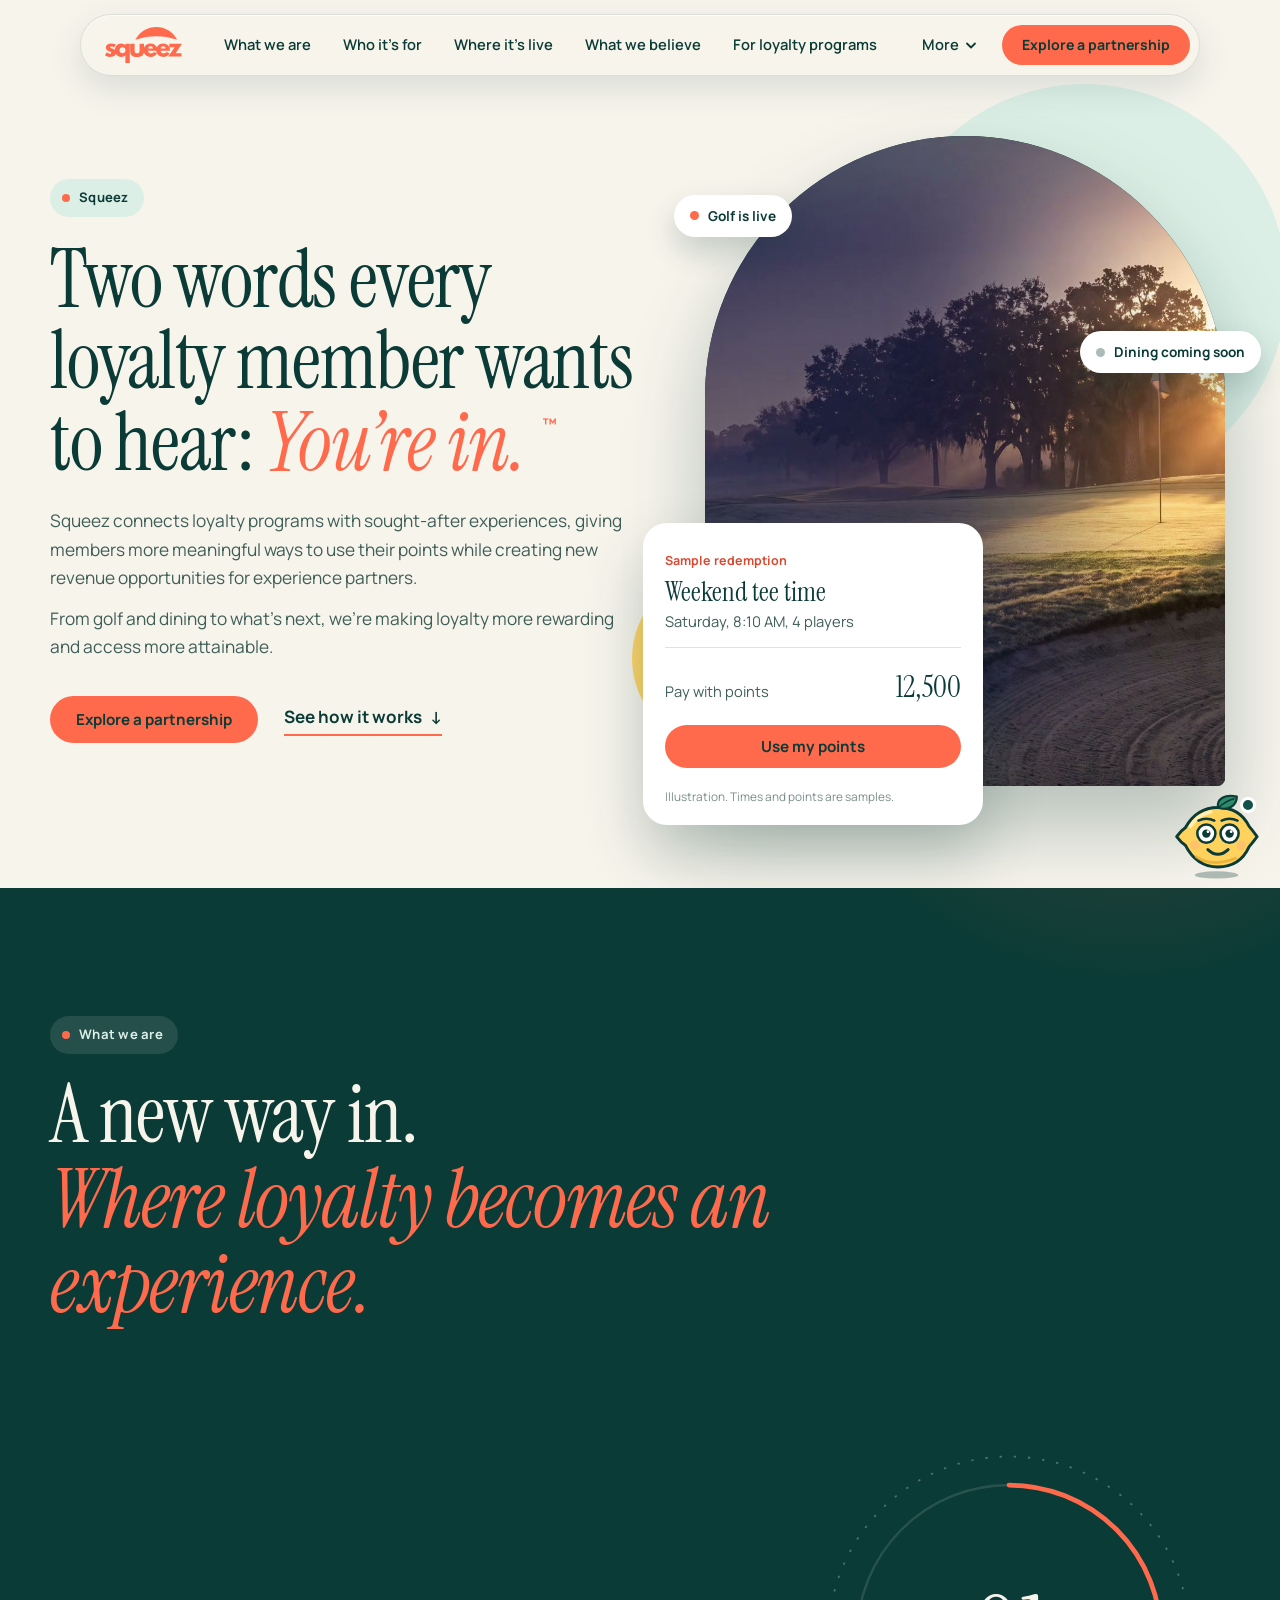
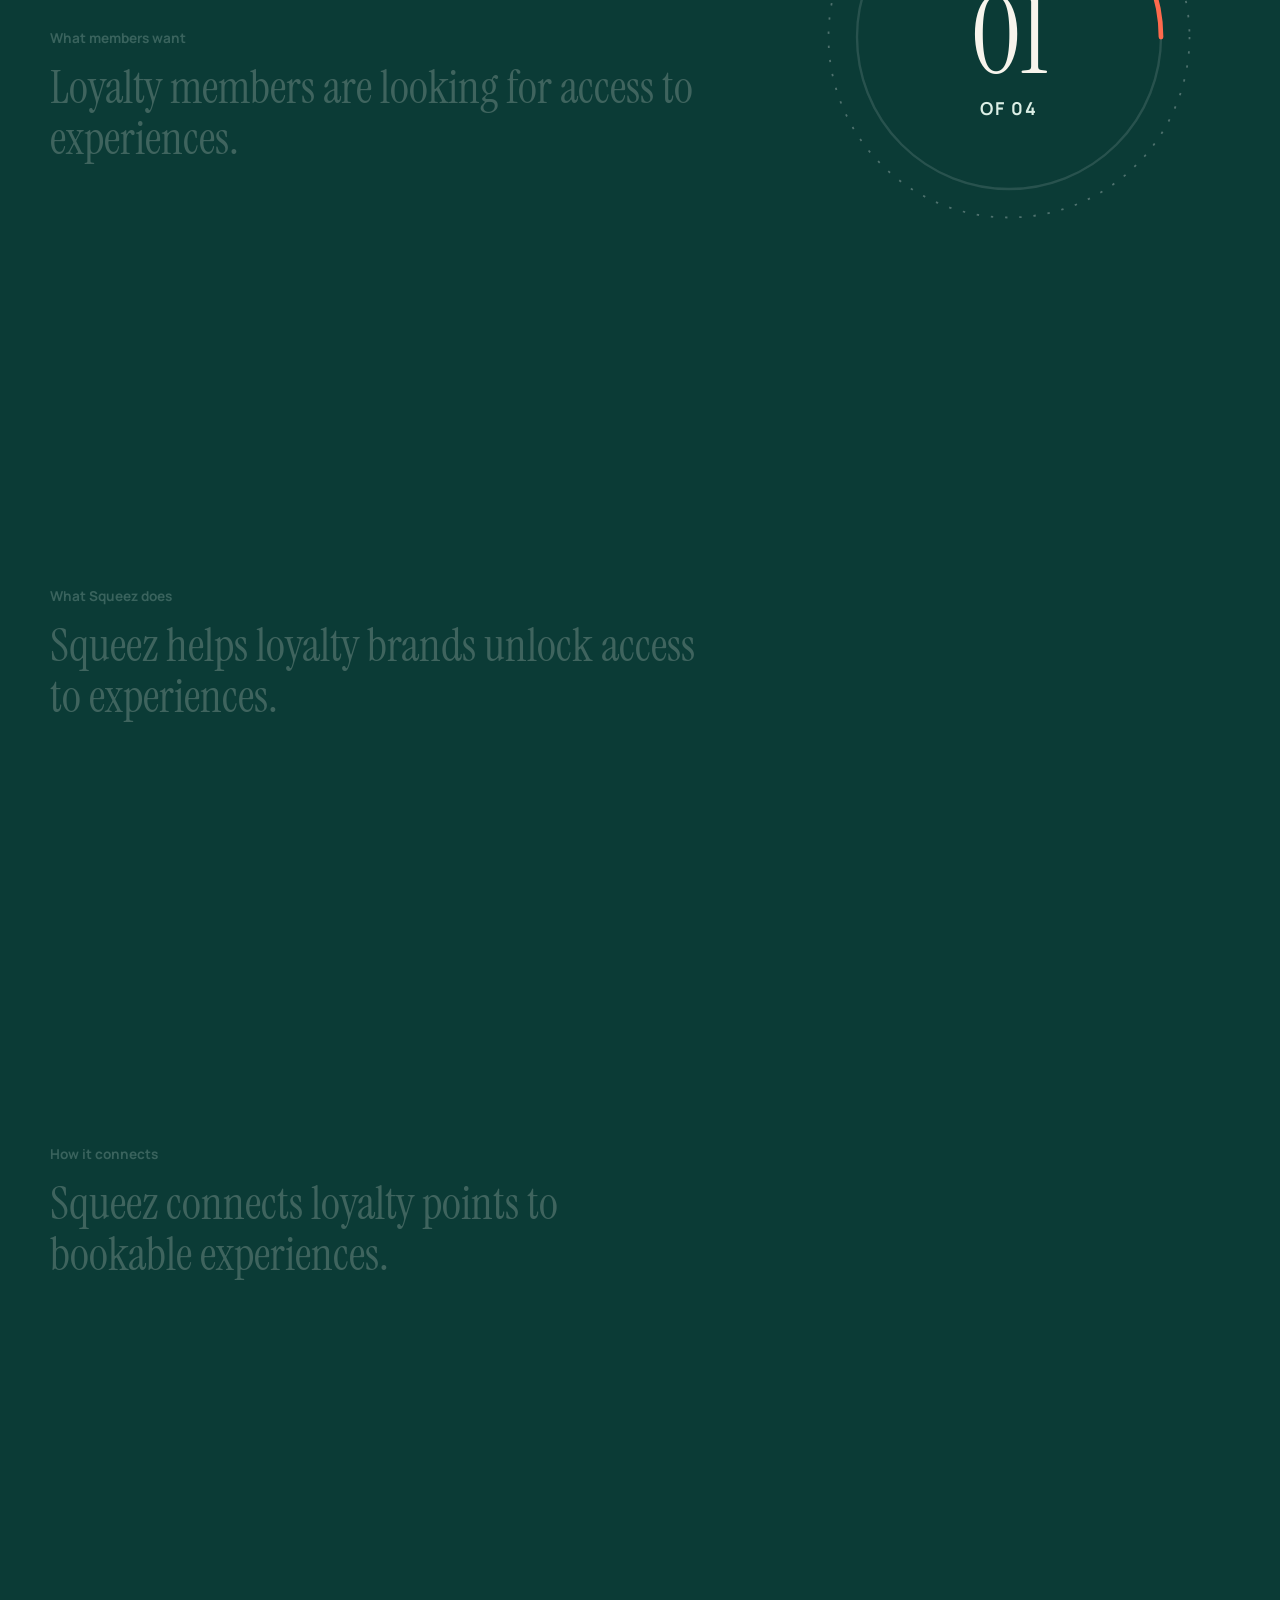
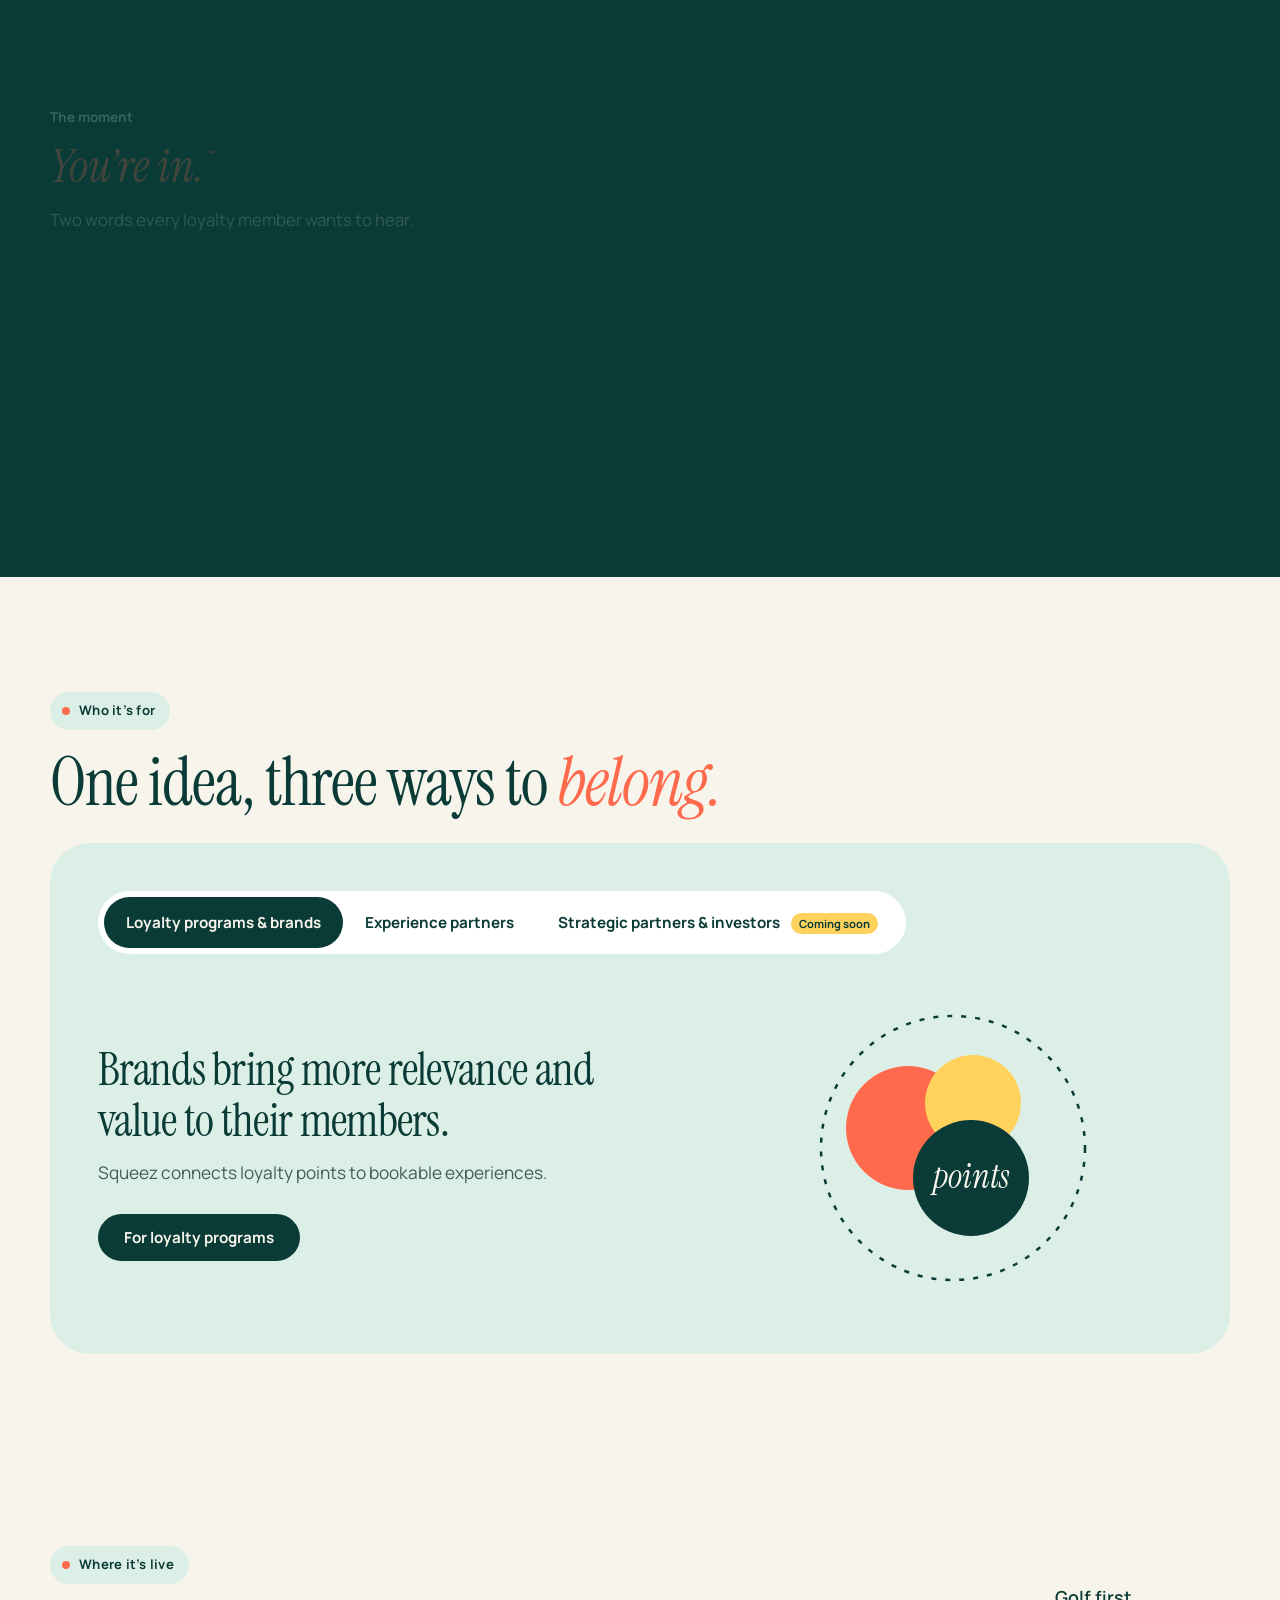
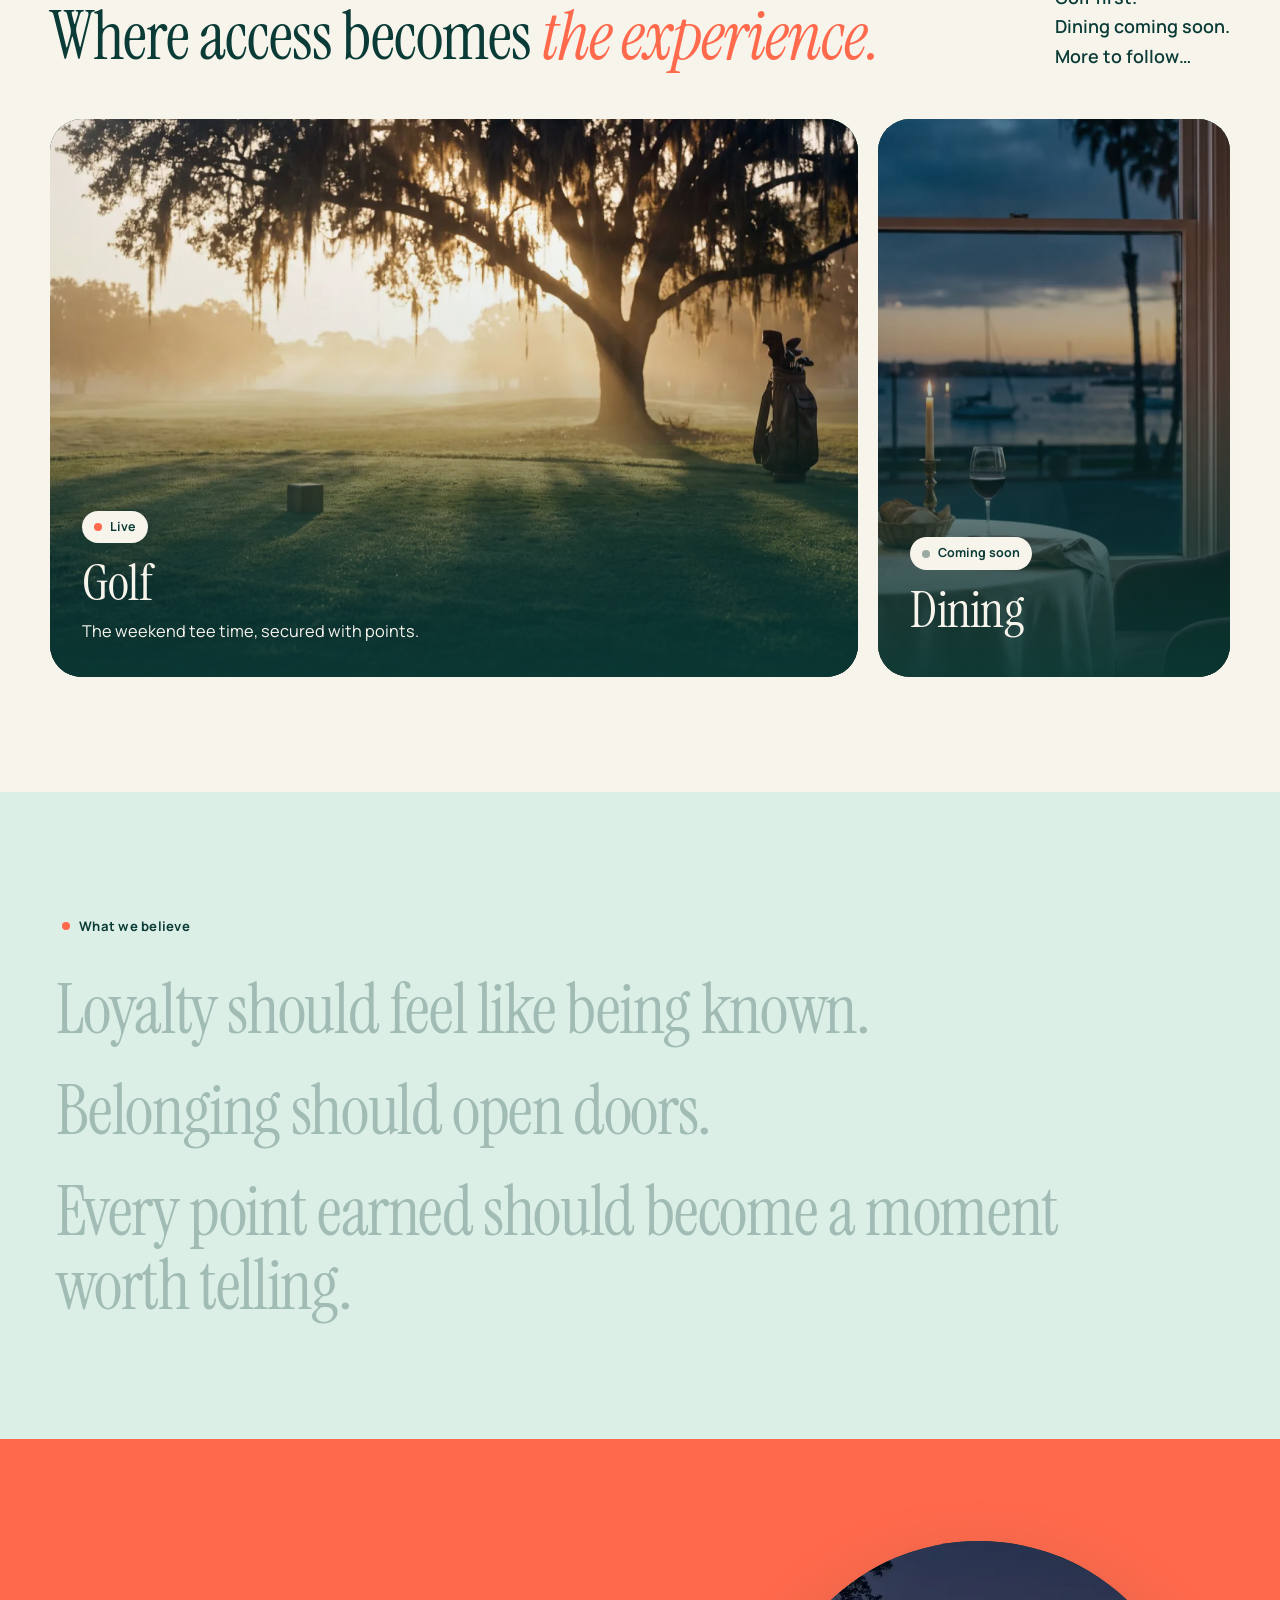
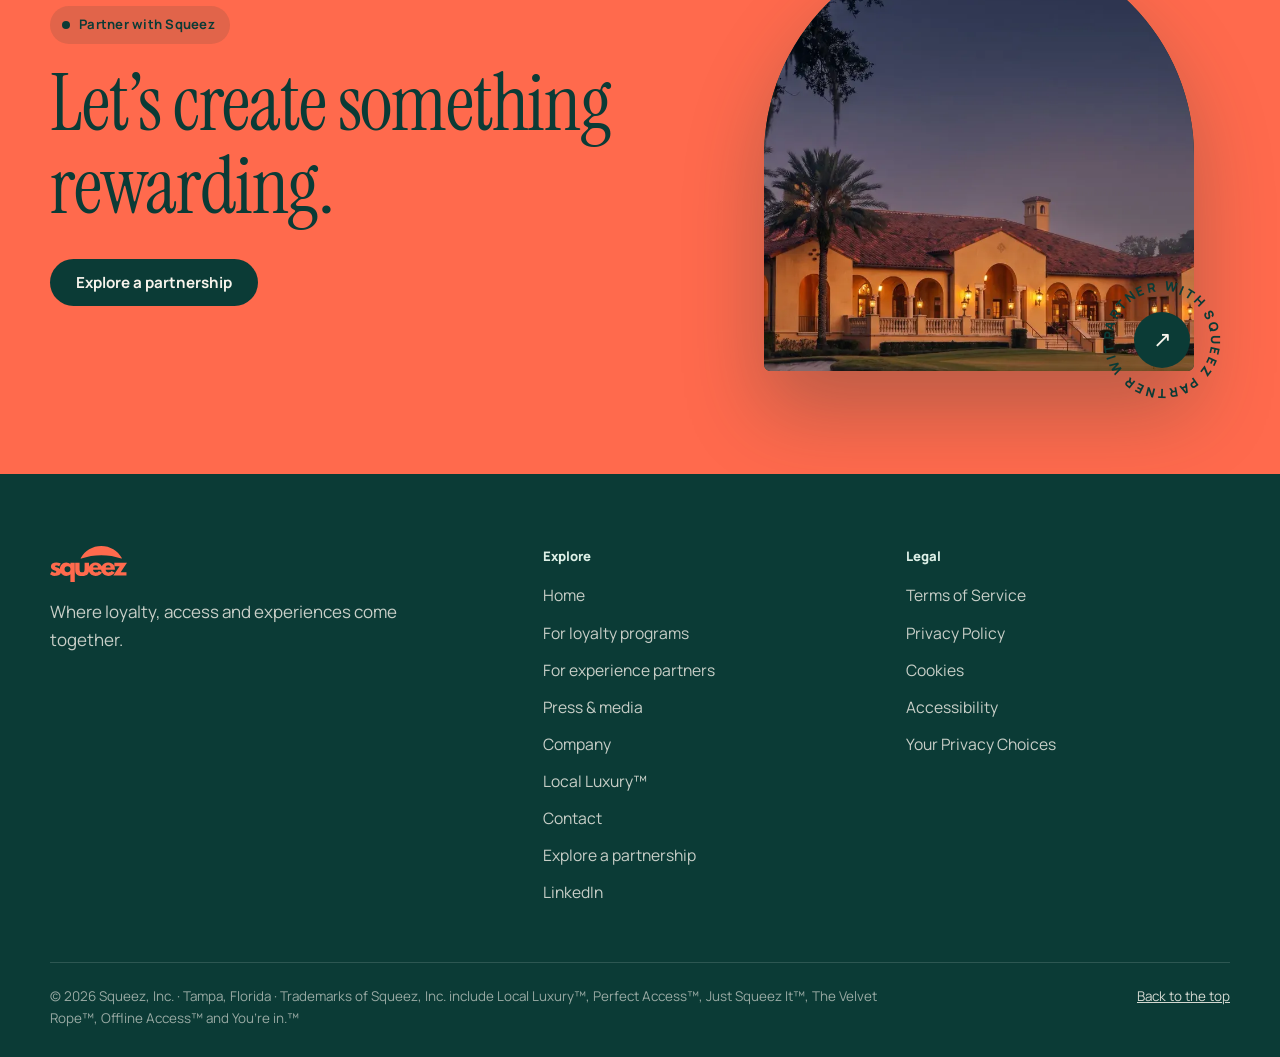
<file: versions/v2.0/index.html>
<!doctype html>
<html lang="en">
<head>
<meta charset="utf-8">
<meta name="viewport" content="width=device-width, initial-scale=1, viewport-fit=cover">
<title>Squeez · Where loyalty, access and experiences come together</title>
<meta name="description" content="Squeez connects loyalty programs with sought-after experiences, giving members more meaningful ways to use their points while creating new revenue opportunities for experience partners.">
<meta name="theme-color" content="#F7F4EC">
<meta property="og:title" content="Squeez · Where loyalty, access and experiences come together">
<meta property="og:description" content="Two words every loyalty member wants to hear: You’re in.™">
<meta property="og:type" content="website">
<link rel="icon" href="data:,">
<link rel="preconnect" href="https://fonts.googleapis.com">
<link rel="preconnect" href="https://fonts.gstatic.com" crossorigin>
<link href="https://fonts.googleapis.com/css2?family=Instrument+Serif:ital@0;1&family=Manrope:wght@400;500;600;700;800&display=swap" rel="stylesheet">
<link rel="preload" as="image" href="assets/img/hero-poster.jpg" fetchpriority="high">
<script>document.documentElement.classList.add('js')</script>
<link rel="stylesheet" href="assets/mascot/mascot.css">
<style>
:root{
  --ink:#0B3B36; --ink-2:#12514A; --mint:#DCEFE6; --mint-2:#C6E4D7; --paper:#F7F4EC; --white:#fff;
  --coral:#FF6A4D; --coral-d:#D94A31; --sun:#FFD25E; --muted:#3F5E58; --line:rgba(11,59,54,.14);
  --serif:"Instrument Serif",Georgia,"Times New Roman",serif;
  --sans:"Manrope",system-ui,-apple-system,"Segoe UI",sans-serif;
  --ease:cubic-bezier(.22,.61,.36,1); --out:cubic-bezier(.16,1,.3,1); --spring:cubic-bezier(.34,1.56,.64,1);
  --header:72px;
}
*{box-sizing:border-box;margin:0}
html{scroll-behavior:smooth;scroll-padding-top:96px;-webkit-text-size-adjust:100%;text-size-adjust:100%}
body{font-family:var(--sans);font-size:1.0625rem;line-height:1.65;color:var(--muted);background:var(--paper);-webkit-font-smoothing:antialiased;overflow-x:hidden;padding-left:env(safe-area-inset-left);padding-right:env(safe-area-inset-right)}
img{display:block;max-width:100%;height:auto}
a{color:inherit}
a,button{touch-action:manipulation;-webkit-tap-highlight-color:transparent}
:focus-visible{outline:3px solid var(--coral);outline-offset:3px;border-radius:8px}
.wrap{width:min(1180px,100% - 48px);margin-inline:auto}
.skip{position:absolute;left:12px;top:-60px;background:var(--ink);color:var(--paper);padding:10px 18px;border-radius:999px;font-weight:700;z-index:100;transition:top .2s}
.skip:focus{top:12px}
.eyebrow{display:inline-flex;align-items:center;gap:9px;font-size:.82rem;font-weight:700;letter-spacing:.02em;color:var(--ink);background:var(--mint);padding:8px 15px 8px 12px;border-radius:999px}
.eyebrow::before{content:"";width:8px;height:8px;border-radius:50%;background:var(--coral)}
.on-ink .eyebrow{background:rgba(255,255,255,.1);color:var(--mint)}
.btn{display:inline-flex;align-items:center;justify-content:center;gap:.55rem;background:var(--ink);color:var(--paper);font:inherit;font-weight:700;font-size:.95rem;line-height:1;padding:16px 26px;border-radius:999px;text-decoration:none;border:0;cursor:pointer;transition:background .25s,transform .6s var(--spring),box-shadow .4s;position:relative;overflow:hidden}
.btn:hover{background:var(--ink-2);transform:translateY(-3px);box-shadow:0 14px 28px rgba(11,59,54,.22)}
.btn:active{transform:translateY(0) scale(.97);transition-duration:.12s}
.btn.coral{background:var(--coral);color:var(--ink)}
.btn.coral:hover{background:#FF8068}
.btn[disabled]{cursor:default;opacity:.9}
.rip{position:absolute;border-radius:50%;pointer-events:none;background:rgba(255,255,255,.35);transform:scale(0);animation:rip .8s var(--out) forwards}
@keyframes rip{to{transform:scale(1);opacity:0}}
.link{font-weight:700;color:var(--ink);text-decoration:none;display:inline-flex;align-items:center;gap:8px;border-bottom:2px solid var(--coral);padding-bottom:3px;transition:gap .35s var(--out)}
.link:hover{gap:14px}
h1,h2,h3{font-family:var(--serif);font-weight:400;color:var(--ink);letter-spacing:-.015em}
h2{font-size:clamp(2.3rem,5.2vw,4.4rem);line-height:1.04;margin-top:18px}
h2 em,h1 em{font-style:italic;color:var(--coral)}
.on-ink h2{color:var(--paper)} .on-ink{color:rgba(247,244,236,.82)}

/* ---------- floating navbar ---------- */
.fnav{position:fixed;top:14px;left:0;right:0;z-index:60;display:flex;justify-content:center;padding-inline:12px;pointer-events:none;transition:transform .8s var(--out)}
.fnav.is-hidden{transform:translateY(calc(-100% - 28px))}
.fn-pill{pointer-events:auto;position:relative;display:flex;align-items:center;gap:6px;width:min(1120px,100%);height:62px;padding:0 9px 0 24px;border-radius:999px;background:rgba(247,244,236,.74);backdrop-filter:blur(18px) saturate(1.5);-webkit-backdrop-filter:blur(18px) saturate(1.5);border:1px solid rgba(11,59,54,.12);box-shadow:0 12px 34px rgba(11,59,54,.12),inset 0 1px 0 rgba(255,255,255,.7);transition:width .8s var(--out),height .5s var(--out),background .4s,box-shadow .5s}
.fnav.is-compact .fn-pill{width:min(940px,100%);height:56px;background:rgba(247,244,236,.9);box-shadow:0 20px 46px rgba(11,59,54,.2),inset 0 1px 0 #fff}
.logo{display:block;flex:none;margin-right:10px}
.logo img{width:78px;height:36px;transition:transform .5s var(--out)}
.logo:hover img{transform:scale(1.06) rotate(-2deg)}
.fn-nav{position:relative;flex:1;min-width:0;display:flex;justify-content:center;overflow:hidden}
.fn-list{list-style:none;padding:0;display:flex;gap:2px;position:relative}
.fn-list li{flex:none}
.fn-list li.is-over{display:none}
.fn-list a,.fn-more{position:relative;z-index:1;display:block;padding:10px 15px;border-radius:999px;color:var(--ink);font:inherit;font-weight:600;font-size:.92rem;line-height:1.2;text-decoration:none;white-space:nowrap;background:none;border:0;cursor:pointer;transition:color .35s,background .25s}
.fn-list a:hover,.fn-more:hover{background:var(--mint)}
.fn-list a.on{color:var(--paper);background:none}
.fn-ind{position:absolute;z-index:0;left:0;top:0;height:100%;width:0;border-radius:999px;background:var(--ink);opacity:0;transition:transform .7s var(--out),width .7s var(--out),opacity .4s;pointer-events:none}
.fn-more-wrap{position:relative;flex:none}
.fn-more{display:inline-flex;align-items:center;gap:6px}
.fn-more svg{width:12px;height:12px;transition:transform .5s var(--spring)}
.fn-more[aria-expanded=true] svg{transform:rotate(180deg)}
.fn-more.has-active::after{content:"";width:7px;height:7px;border-radius:50%;background:var(--coral)}
.fn-more[hidden]{display:none}
.fn-cta{flex:none;padding:13px 20px!important;font-size:.88rem!important;margin-left:4px}
.fn-burger{display:none;flex:none;width:46px;height:46px;border:0;border-radius:50%;background:var(--mint);cursor:pointer;place-items:center;align-content:center;gap:5px;padding:0}
.fn-burger span{display:block;width:18px;height:2px;border-radius:2px;background:var(--ink);transition:transform .5s var(--spring)}
.fn-burger[aria-expanded=true] span:first-child{transform:translateY(3.5px) rotate(45deg)}
.fn-burger[aria-expanded=true] span:last-child{transform:translateY(-3.5px) rotate(-45deg)}
.fn-progress{position:absolute;left:34px;right:34px;bottom:-1px;height:2px;border-radius:2px;background:var(--coral);transform-origin:0 50%;transform:scaleX(var(--sp,0));opacity:.9;pointer-events:none}
.fn-pop,.fn-sheet{position:absolute;top:calc(100% + 12px);background:var(--paper);border:1px solid var(--line);border-radius:26px;box-shadow:0 30px 70px rgba(11,59,54,.24);padding:10px;opacity:0;visibility:hidden;transform:translateY(-10px) scale(.96);transform-origin:top right;transition:opacity .3s var(--ease),transform .6s var(--spring),visibility 0s .6s}
.fn-pop.open,.fn-sheet.open{opacity:1;visibility:visible;transform:none;transition-delay:0s}
.fn-pop{right:0;min-width:250px}
.fn-sheet{left:0;right:0}
.fn-pop,.fn-sheet{max-height:calc(100vh - 110px);max-height:calc(100dvh - 110px);overflow-y:auto;overscroll-behavior:contain}
.fn-pop ul,.fn-sheet ul{list-style:none;padding:0;display:grid;gap:2px}
.fn-pop a,.fn-sheet a{display:block;padding:13px 16px;border-radius:18px;color:var(--ink);font-weight:700;font-size:1rem;text-decoration:none;transition:background .25s}
.fn-pop a:hover,.fn-sheet a:hover{background:var(--mint)}
.fn-pop a.on,.fn-sheet a.on{background:var(--ink);color:var(--paper)}
.fn-sheet .btn{width:100%;margin-top:8px}
@media(max-width:860px){
  .fn-nav,.fn-more-wrap{display:none}
  .fn-pill{padding-left:20px}
  .fn-cta{margin-left:auto}
  .fn-burger{display:grid}
}
@media(max-width:560px){.fn-cta{display:none}.fn-burger{margin-left:auto}.fn-pill{height:58px}}
@media(prefers-reduced-motion:reduce){.fnav{transition:none}}

/* ---------- hero ---------- */
.hero{position:relative;padding-block:calc(var(--header) + clamp(28px,5vw,64px)) clamp(56px,8vw,110px);overflow:hidden}
.hero-grid{display:grid;grid-template-columns:minmax(0,1.05fr) minmax(0,.95fr);gap:clamp(32px,5vw,80px);align-items:center}
h1{font-size:clamp(2.7rem,6.3vw,5.6rem);line-height:1.01;margin-top:22px;max-width:11.5em}
.tm{font-family:var(--sans);font-size:.2em;font-style:normal;font-weight:700;vertical-align:top;position:relative;top:.9em;margin-left:.2em;color:var(--coral)}
.hero-copy p.lead{max-width:34em;font-size:clamp(1.05rem,1.35vw,1.2rem);margin-top:24px}
.hero-copy p.lead+p.lead{margin-top:12px}
.actions{display:flex;align-items:center;gap:26px;flex-wrap:wrap;margin-top:34px}
.hero-visual{position:relative;justify-self:center;width:100%;max-width:520px}
.blob{position:absolute;width:78%;aspect-ratio:1;right:-12%;top:-8%;border-radius:50%;background:var(--mint);z-index:-1;animation:float 9s ease-in-out infinite alternate}
.blob.two{width:34%;left:-14%;right:auto;top:auto;bottom:6%;background:var(--sun);opacity:.9;animation-duration:7s}
@keyframes float{from{transform:translate(0,0)}to{transform:translate(0,-18px)}}
.arch{position:relative;overflow:hidden;border-radius:999px 999px 30px 30px;aspect-ratio:4/5;background:var(--ink);box-shadow:0 40px 80px rgba(11,59,54,.28)}
.arch img{width:100%;height:100%;object-fit:cover;object-position:60% 50%;animation:kb 26s ease-in-out infinite alternate}
@keyframes kb{from{transform:scale(1.02)}to{transform:scale(1.14) translate(-1.5%,-1%)}}
.chip{position:absolute;display:inline-flex;align-items:center;gap:9px;background:var(--white);color:var(--ink);font-weight:700;font-size:.85rem;padding:10px 16px;border-radius:999px;box-shadow:0 14px 30px rgba(11,59,54,.2);animation:float 6s ease-in-out infinite alternate}
.chip i{width:9px;height:9px;border-radius:50%;background:var(--coral);animation:pulse 1.8s ease-in-out infinite}
.chip.a{top:9%;left:-6%}
.chip.b{top:30%;right:-7%;animation-delay:-3s}
.chip.b i{background:var(--ink);animation:none;opacity:.35}
@keyframes pulse{0%,100%{box-shadow:0 0 0 0 rgba(255,106,77,.55)}60%{box-shadow:0 0 0 9px rgba(255,106,77,0)}}

/* the member moment */
.moment{position:absolute;left:-12%;bottom:-6%;width:min(340px,78%);background:var(--white);border-radius:24px;padding:22px 22px 18px;box-shadow:0 30px 60px rgba(11,59,54,.24);color:var(--muted)}
.moment .tag{font-size:.78rem;font-weight:700;color:var(--coral-d)}
.m-title{font-family:var(--serif);font-size:1.7rem;line-height:1.1;color:var(--ink);margin-top:4px}
.m-meta{font-size:.92rem;margin-top:2px}
.m-stage{position:relative;min-height:128px;margin-top:14px;border-top:1px solid var(--line)}
.m-layer{position:absolute;inset:14px 0 0;transition:opacity .6s var(--ease),transform .8s var(--out)}
.m-done{opacity:0;transform:translateY(10px);pointer-events:none}
.moment.is-done .m-ask{opacity:0;transform:translateY(-10px);pointer-events:none}
.moment.is-done .m-done{opacity:1;transform:none;pointer-events:auto}
.m-points{display:flex;justify-content:space-between;align-items:baseline;margin-bottom:12px;font-size:.92rem}
.m-points b{font-family:var(--serif);font-weight:400;font-size:1.9rem;color:var(--ink);font-variant-numeric:tabular-nums}
.m-ask .btn{width:100%;padding:14px 20px}
.m-bar{position:absolute;left:0;bottom:-2px;height:3px;width:0;background:var(--coral);border-radius:3px}
.moment.is-working .m-bar{width:100%;transition:width 1.3s linear}
.m-yes{display:flex;align-items:center;gap:12px}
.m-check{width:44px;height:44px;flex:none}
.m-check circle{fill:var(--mint);stroke:none;transform-origin:center;transform:scale(0)}
.m-check path{fill:none;stroke:var(--ink);stroke-width:2.6;stroke-linecap:round;stroke-linejoin:round;stroke-dasharray:40;stroke-dashoffset:40}
.moment.is-done .m-check circle{animation:pop .6s var(--spring) forwards}
.moment.is-done .m-check path{animation:draw .5s var(--ease) .35s forwards}
@keyframes pop{to{transform:scale(1)}}
@keyframes draw{to{stroke-dashoffset:0}}
.m-yes strong{font-family:var(--serif);font-style:italic;font-weight:400;font-size:2.3rem;line-height:1;color:var(--coral-d)}
.m-yes sup{font-family:var(--sans);font-size:.3em;font-style:normal;font-weight:700;vertical-align:top;position:relative;top:.7em}
.m-done p{margin-top:10px;font-size:.92rem}
.m-again{margin-top:6px;background:none;border:0;color:var(--ink);font:inherit;font-weight:700;font-size:.88rem;padding:6px 0;cursor:pointer;border-bottom:2px solid var(--coral)}
.m-note{margin-top:12px;font-size:.74rem;opacity:.7}

/* ---------- what we are: the story ---------- */
.what{background:var(--ink);padding-block:clamp(72px,10vw,140px);position:relative;overflow:hidden;overflow:clip;isolation:isolate}   /* clip, not hidden: hidden would switch off the sticky ring */
.what::before{content:"";position:absolute;width:60vw;max-width:760px;aspect-ratio:1;border-radius:50%;right:-18%;top:-22%;background:radial-gradient(circle,rgba(255,106,77,.22),transparent 65%);z-index:-1;animation:float 12s ease-in-out infinite alternate}
.what h2{max-width:12em;font-size:clamp(2.6rem,6.4vw,5.4rem)}
.story{display:grid;grid-template-columns:minmax(0,1.2fr) minmax(0,.8fr);gap:clamp(32px,6vw,96px);margin-top:clamp(48px,7vw,96px)}
.story-pin{position:sticky;top:calc(var(--header) + 36px);align-self:start;height:min(60vh,440px);display:grid;place-items:center}
.ring{width:min(100%,380px);height:auto;overflow:visible}
.ring .track{fill:none;stroke:rgba(255,255,255,.12);stroke-width:2}
.ring .prog{fill:none;stroke:var(--coral);stroke-width:4;stroke-linecap:round;transform:rotate(-90deg);transform-origin:center;transition:stroke-dashoffset .9s var(--out)}
.ring .spin{fill:none;stroke:rgba(255,255,255,.28);stroke-width:1.5;stroke-dasharray:2 10;transform-origin:center;animation:spinr 40s linear infinite}
@keyframes spinr{to{transform:rotate(360deg)}}
.ring text{font-family:var(--serif);fill:var(--paper);text-anchor:middle}
.ring .num{font-size:92px}
.ring .of{font-family:var(--sans);font-size:15px;font-weight:700;fill:var(--mint);letter-spacing:.1em}
.steps{display:grid}
.step{min-height:62vh;display:flex;flex-direction:column;justify-content:center;opacity:calc(.22 + var(--a,1) * .78);transition:opacity .25s linear}
.step .n{display:none;font-weight:800;font-size:.85rem;color:var(--coral);margin-bottom:10px}
.step .k{font-weight:700;font-size:.85rem;color:var(--mint);margin-bottom:12px}
.step p{font-family:var(--serif);font-size:clamp(1.9rem,3.6vw,3.1rem);line-height:1.12;color:var(--paper);max-width:14em}
.step p em{color:var(--coral)}
.step .sub{font-family:var(--sans);font-size:1.05rem;color:rgba(247,244,236,.75);margin-top:14px;max-width:26em}

/* ---------- who it's for: tabs ---------- */
.who{padding-block:clamp(64px,9vw,128px)}
.tabs{background:var(--mint);border-radius:40px;padding:clamp(20px,4vw,48px);margin-top:26px}
.tablist{position:relative;display:inline-flex;max-width:100%;background:var(--white);border-radius:999px;padding:6px;overflow-x:auto;scrollbar-width:none}
.tablist::-webkit-scrollbar{display:none}
.tab{position:relative;z-index:1;flex:none;background:none;border:0;font:inherit;font-weight:700;font-size:.95rem;color:var(--ink);padding:13px 22px;border-radius:999px;cursor:pointer;white-space:nowrap;transition:color .3s}
.tab[aria-selected=true]{color:var(--paper)}
.tab small{margin-left:8px;font-size:.7rem;background:var(--sun);color:var(--ink);padding:3px 8px;border-radius:999px}
.ind{position:absolute;z-index:0;top:6px;bottom:6px;left:0;border-radius:999px;background:var(--ink);transition:transform .6s var(--out),width .6s var(--out)}
.panels{position:relative;margin-top:clamp(24px,4vw,44px)}
.tp{display:none;grid-template-columns:minmax(0,1.1fr) minmax(0,.9fr);gap:clamp(24px,5vw,64px);align-items:center}
.tp.on{display:grid;animation:rise .9s var(--out)}
@keyframes rise{from{opacity:0;transform:translateY(20px)}to{opacity:1;transform:none}}
.tp h3{font-size:clamp(1.9rem,3.6vw,3rem);line-height:1.1}
.tp p{margin-top:14px;max-width:30em;font-size:1.08rem}
.tp .actions{margin-top:26px}
.art{justify-self:center;width:min(100%,300px);aspect-ratio:1;position:relative}
.art svg{width:100%;height:100%;overflow:visible}
.art .f1{fill:var(--coral)} .art .f2{fill:var(--ink)} .art .f3{fill:var(--sun)} .art .f4{fill:var(--white)}
.art .st{fill:none;stroke:var(--ink);stroke-width:2.5;stroke-dasharray:5 9}
.a-float{animation:float 6s ease-in-out infinite alternate}
.a-float.d2{animation-duration:8s;animation-delay:-2s}.a-float.d3{animation-duration:7s;animation-delay:-4s}
.a-turn{transform-origin:150px 150px;animation:spinr 30s linear infinite}

/* ---------- where it's live: expanding panels ---------- */
.live{padding-block:clamp(40px,6vw,90px) clamp(64px,9vw,128px)}
.live-head{display:flex;justify-content:space-between;align-items:flex-end;gap:32px;flex-wrap:wrap}
.live-head>p{max-width:20em;font-size:clamp(1.05rem,1.4vw,1.2rem);color:var(--ink);font-weight:600}
.more::after{content:"…";display:inline-block;animation:dots 2.4s ease-in-out infinite}
@keyframes dots{0%,100%{opacity:.3}50%{opacity:1}}
.exp{display:flex;gap:clamp(12px,2vw,20px);height:clamp(420px,62vh,600px);margin-top:clamp(28px,4vw,48px)}
.xp{position:relative;flex:1 1 0;min-width:0;overflow:hidden;border:0;padding:0;border-radius:32px;background:var(--ink);color:var(--paper);text-align:left;cursor:pointer;font:inherit;transition:flex-grow .9s var(--out)}
.xp[aria-expanded=true]{flex-grow:2.3}
.xp img{position:absolute;inset:0;width:100%;height:100%;object-fit:cover;transition:transform 1.4s var(--out),filter .8s;filter:saturate(.85) brightness(.82);transform:scale(1.06);animation:kb 28s ease-in-out infinite alternate}
.xp[aria-expanded=true] img{filter:none}
.xp::after{content:"";position:absolute;inset:0;background:linear-gradient(0deg,rgba(11,59,54,.9) 0,rgba(11,59,54,.1) 55%,transparent);pointer-events:none}
.xp-cap{position:absolute;left:0;right:0;bottom:0;z-index:1;padding:clamp(18px,3vw,32px)}
.xp .tg{display:inline-flex;align-items:center;gap:8px;background:var(--paper);color:var(--ink);font-size:.78rem;font-weight:700;padding:6px 12px;border-radius:999px}
.xp .tg i{width:8px;height:8px;border-radius:50%;background:var(--coral)}
.xp.is-live .tg i{animation:pulse 1.8s ease-in-out infinite}
.xp:not(.is-live) .tg i{background:var(--ink);opacity:.4}
.xp h3{display:block;font-family:var(--serif);font-size:clamp(2rem,4vw,3.4rem);line-height:1;color:var(--paper);margin-top:14px}
.xp .d{display:block;max-width:24em;margin-top:10px;font-size:1.02rem;opacity:0;max-height:0;transform:translateY(10px);transition:all .7s var(--out)}
.xp[aria-expanded=true] .d{opacity:1;max-height:6em;transform:none}
.xp:focus-visible{outline-offset:-6px;outline-color:var(--sun)}

/* ---------- what we believe ---------- */
.believe{background:var(--mint);padding-block:clamp(64px,9vw,128px)}
.beliefs{display:grid;gap:clamp(14px,2.4vw,26px);margin-top:28px}
.belief{font-family:var(--serif);font-size:clamp(2rem,5.4vw,4.6rem);line-height:1.08;color:var(--ink);letter-spacing:-.02em;opacity:calc(.28 + var(--a,1) * .72);transition:opacity .3s linear;max-width:16em}
.belief span{background:linear-gradient(transparent 64%,var(--sun) 64%) 0 0/calc(var(--a,1) * 100%) 100% no-repeat;-webkit-box-decoration-break:clone;box-decoration-break:clone;padding:0 .08em}

/* ---------- partner ---------- */
.cta{background:var(--coral);color:var(--ink);padding-block:clamp(56px,8vw,110px);position:relative;overflow:hidden}
.cta .eyebrow{background:rgba(11,59,54,.12);color:var(--ink)}
.cta .eyebrow::before{background:var(--ink)}
.cta-grid{display:grid;grid-template-columns:minmax(0,1.1fr) minmax(0,.9fr);gap:clamp(28px,5vw,80px);align-items:center}
.cta h2{color:var(--ink);font-size:clamp(2.6rem,6.2vw,5.2rem)}
.cta .btn{margin-top:32px}
.cta p{margin-top:16px;max-width:28em;font-weight:600}
.cta-art{position:relative;justify-self:center;width:min(100%,430px)}
.cta-art .arch{aspect-ratio:1;border-radius:999px 999px 30px 30px}
.badge{position:absolute;right:-8%;bottom:-8%;width:132px;height:132px}
.badge svg{width:100%;height:100%;animation:spinr 18s linear infinite}
.badge text{font-family:var(--sans);font-weight:800;font-size:13.5px;letter-spacing:.16em;fill:var(--ink)}
.badge .core{position:absolute;inset:0;display:grid;place-items:center}
.badge .core span{width:56px;height:56px;border-radius:50%;background:var(--ink);color:var(--paper);display:grid;place-items:center;font-size:1.4rem}

/* ---------- footer ---------- */
footer{background:var(--ink);color:rgba(247,244,236,.8);padding-block:clamp(40px,6vw,72px) 28px}
.f-grid{display:grid;grid-template-columns:1.4fr 1fr 1fr;gap:40px}
.f-grid img{width:78px;height:36px}
.f-tag{margin-top:16px;max-width:22em}
footer h4{font-size:.82rem;font-weight:800;color:var(--mint);margin-bottom:14px}
footer ul{list-style:none;padding:0;display:grid;gap:9px}
footer ul a{text-decoration:none;font-size:.98rem}
footer ul a:hover{color:var(--coral);text-decoration:underline;text-underline-offset:4px}
.f-base{margin-top:clamp(32px,5vw,56px);padding-top:22px;border-top:1px solid rgba(255,255,255,.14);display:flex;justify-content:space-between;gap:20px;flex-wrap:wrap;font-size:.84rem;color:rgba(247,244,236,.6)}
.f-base p{max-width:62em}
.f-base a{color:rgba(247,244,236,.85)}

/* ---------- entrance motion ---------- */
@media(prefers-reduced-motion:no-preference){
  .js .w{display:inline-block;overflow:hidden;vertical-align:top;padding:.1em .16em .22em;margin:-.1em -.16em -.22em}
  .js .w>i{display:inline-block;font-style:inherit;transform:translateY(112%) rotate(4deg);transition:transform 1.1s var(--out);transition-delay:calc(min(var(--i),12) * 65ms)}
  .js .in .w>i{transform:none}
  .js .rv{opacity:0;transform:translateY(28px);transition:opacity .9s var(--ease),transform 1.2s var(--out);transition-delay:var(--d,0ms)}
  .js .rv.in{opacity:1;transform:none}
  .js .arch.rv{transform:translateY(40px) scale(.96)}
  .js .arch.rv.in{transform:none}
  .js .moment.rv{transform:translateY(40px) scale(.94)}
  .js .moment.rv.in{transform:none}
}
.calm *,.calm *::before,.calm *::after{animation-play-state:paused!important}

/* ---------- responsive ---------- */
@media(max-width:960px){
  .hero-grid{grid-template-columns:1fr}
  .hero-visual{max-width:440px;margin-top:20px}
  .moment{left:50%;transform:translateX(-50%);bottom:-12%;width:min(340px,92%)}
  .js .moment.rv.in{transform:translateX(-50%)}
  .js .moment.rv{transform:translateX(-50%) translateY(40px)}
  .hero{padding-bottom:140px}
  .story{grid-template-columns:1fr}
  .story-pin{display:none}
  .step{min-height:0;padding-block:28px;border-top:1px solid rgba(255,255,255,.14);opacity:1}
  .step .n{display:block}
  .tp{grid-template-columns:1fr}.art{width:min(60%,240px)}
  .cta-grid{grid-template-columns:1fr}
  .f-grid{grid-template-columns:1fr 1fr}.f-grid>div:first-child{grid-column:1/-1}
}
@media(max-width:700px){
  .wrap{width:min(1180px,100% - 36px)}
  .exp{flex-direction:column;height:auto}
  .xp{flex:none;height:230px;transition:height .9s var(--out)}
  .xp[aria-expanded=true]{height:400px}
  .actions .btn,.cta .btn{width:100%}
  .chip.a{left:-2%}.chip.b{right:-2%}
  .tabs{border-radius:28px}
  .f-grid{grid-template-columns:1fr}
  .blob{right:-20%}
}
@media(hover:none){.btn:hover{transform:none;box-shadow:none}}
@media(max-height:480px) and (orientation:landscape){.hero{padding-bottom:100px}}

/* mascot, dressed for this palette */
.mx{
  --mx-body:#FFD25E; --mx-body-shade:#E3A92B; --mx-body-hi:#FFF0B8; --mx-leaf:#2E8B6A; --mx-ink:#0B3B36; --mx-cheek:#FF9A86;
  --mx-paper:#F7F4EC; --mx-card:#FFFFFF; --mx-muted:#3F5E58;
  --mx-head:#0B3B36; --mx-head-2:#12514A; --mx-head-text:#F7F4EC; --mx-head-muted:#A9CFC3;
  --mx-accent:#12514A; --mx-accent-text:#F7F4EC; --mx-chip-hover:#FFD25E; --mx-shadow:#0B3B36;
  --mx-display:"Instrument Serif",Georgia,serif; --mx-bw:2px; --mx-r:24px; --mx-sh-x:0px; --mx-sh-y:18px; --mx-sh-blur:34px; --mx-sh-alpha:.32;
}
@media (prefers-reduced-motion:reduce){*{animation:none!important;transition:none!important;scroll-behavior:auto!important}}
</style>
</head>
<body>
<a class="skip" href="#main">Skip to content</a>

<header class="fnav" id="fnav">
  <div class="fn-pill">
    <a class="logo" href="https://www.trysqueez.com/" aria-label="Squeez home"><img src="assets/img/wordmark-coral.svg" width="78" height="36" alt="Squeez"></a>

    <!-- The list below is the single source of truth. Add or remove an <li> and everything follows:
         items that do not fit move into "More", and the mobile sheet is rebuilt from it. Use data-sec to highlight a section. -->
    <nav class="fn-nav" id="fnNav" aria-label="Main">
      <ul class="fn-list" id="fnList">
        <li><a href="#what" data-sec="what">What we are</a></li>
        <li><a href="#who" data-sec="who">Who it’s for</a></li>
        <li><a href="#live" data-sec="live">Where it’s live</a></li>
        <li><a href="#believe" data-sec="believe">What we believe</a></li>
        <li><a href="https://www.trysqueez.com/loyalty-programs">For loyalty programs</a></li>
        <li><a href="https://www.trysqueez.com/experience-partners">For experience partners</a></li>
        <li><a href="https://www.trysqueez.com/press">Press &amp; media</a></li>
        <li><a href="https://www.trysqueez.com/company">Company</a></li>
        <li><a href="https://www.trysqueez.com/local-luxury">Local Luxury™</a></li>
      </ul>
      <span class="fn-ind" id="fnInd" aria-hidden="true"></span>
    </nav>

    <div class="fn-more-wrap">
      <button class="fn-more" id="fnMore" type="button" aria-expanded="false" aria-controls="fnPop" hidden>More <svg viewBox="0 0 12 12" aria-hidden="true"><path d="M2 4.5l4 4 4-4" fill="none" stroke="currentColor" stroke-width="1.8" stroke-linecap="round" stroke-linejoin="round"/></svg></button>
      <div class="fn-pop" id="fnPop"><ul></ul></div>
    </div>

    <a class="btn coral fn-cta" href="https://www.trysqueez.com/contact">Explore a partnership</a>
    <button class="fn-burger" id="fnBurger" type="button" aria-expanded="false" aria-controls="fnSheet" aria-label="Menu"><span></span><span></span></button>
    <div class="fn-sheet" id="fnSheet"><a class="btn coral" href="https://www.trysqueez.com/contact">Explore a partnership</a></div>
    <div class="fn-progress" id="fnProg" aria-hidden="true"></div>
  </div>
</header>

<main id="main">

<!-- HERO -->
<section class="hero" id="top">
  <div class="wrap hero-grid">
    <div class="hero-copy">
      <span class="eyebrow rv">Squeez</span>
      <h1 data-split>Two words every loyalty member wants to hear: <em>You’re in.</em><sup class="tm">™</sup></h1>
      <p class="lead rv" style="--d:450ms">Squeez connects loyalty programs with sought-after experiences, giving members more meaningful ways to use their points while creating new revenue opportunities for experience partners.</p>
      <p class="lead rv" style="--d:560ms">From golf and dining to what’s next, we’re making loyalty more rewarding and access more attainable.</p>
      <div class="actions rv" style="--d:700ms">
        <a class="btn coral" href="https://www.trysqueez.com/contact">Explore a partnership</a>
        <a class="link" href="#what">See how it works <span aria-hidden="true">↓</span></a>
      </div>
    </div>

    <div class="hero-visual">
      <span class="blob" aria-hidden="true"></span><span class="blob two" aria-hidden="true"></span>
      <div class="arch rv" style="--d:200ms"><img src="assets/img/hero-poster.jpg" width="1920" height="1080" alt="" fetchpriority="high" decoding="async"></div>
      <span class="chip a" aria-hidden="true"><i></i>Golf is live</span>
      <span class="chip b" aria-hidden="true"><i></i>Dining coming soon</span>

      <aside class="moment rv" id="moment" style="--d:900ms" aria-label="A sample redemption">
        <span class="tag">Sample redemption</span>
        <p class="m-title">Weekend tee time</p>
        <p class="m-meta" id="mMeta">Saturday, 8:10 AM, 4 players</p>
        <div class="m-stage">
          <div class="m-layer m-ask">
            <div class="m-points"><span>Pay with points</span><b id="mPts">12,500</b></div>
            <button class="btn coral" id="mBtn" type="button">Use my points</button>
            <span class="m-bar" aria-hidden="true"></span>
          </div>
          <div class="m-layer m-done" aria-hidden="true">
            <div class="m-yes">
              <svg class="m-check" viewBox="0 0 44 44" aria-hidden="true"><circle cx="22" cy="22" r="21"/><path d="M13 23l6 6 12-13"/></svg>
              <strong>You’re in.<sup>™</sup></strong>
            </div>
            <p id="mDone">Saturday, 8:10 AM, 4 players. Confirmed.</p>
            <button class="m-again" id="mAgain" type="button">See another</button>
          </div>
        </div>
        <p class="m-note">Illustration. Times and points are samples.</p>
        <div id="mLive" role="status" aria-live="polite" style="position:absolute;left:-9999px"></div>
      </aside>
    </div>
  </div>
</section>

<!-- WHAT WE ARE -->
<section class="what on-ink" id="what">
  <div class="wrap">
    <span class="eyebrow rv">What we are</span>
    <h2 data-split>A new way in. <em>Where loyalty becomes an experience.</em></h2>

    <div class="story">
      <div class="steps" id="steps">
        <div class="step"><span class="n">01 of 04</span><span class="k">What members want</span><p>Loyalty members are looking for access to experiences.</p></div>
        <div class="step"><span class="n">02 of 04</span><span class="k">What Squeez does</span><p>Squeez helps loyalty brands unlock access to experiences.</p></div>
        <div class="step"><span class="n">03 of 04</span><span class="k">How it connects</span><p>Squeez connects loyalty points to bookable experiences.</p></div>
        <div class="step"><span class="n">04 of 04</span><span class="k">The moment</span><p><em>You’re in.</em><sup class="tm" style="color:var(--coral)">™</sup></p><span class="sub">Two words every loyalty member wants to hear.</span></div>
      </div>
      <div class="story-pin" aria-hidden="true">
        <svg class="ring" viewBox="0 0 320 320">
          <circle class="spin" cx="160" cy="160" r="152"/>
          <circle class="track" cx="160" cy="160" r="128"/>
          <circle class="prog" id="sProg" cx="160" cy="160" r="128" stroke-dasharray="804" stroke-dashoffset="603"/>
          <text class="num" id="sNum" x="160" y="190">01</text>
          <text class="of" x="160" y="226">OF 04</text>
        </svg>
      </div>
    </div>
  </div>
</section>

<!-- WHO IT'S FOR -->
<section class="who" id="who">
  <div class="wrap">
    <span class="eyebrow rv">Who it’s for</span>
    <h2 data-split style="max-width:13em">One idea, three ways to <em>belong.</em></h2>

    <div class="tabs rv">
      <div class="tablist" role="tablist" aria-label="Who Squeez is for" id="tablist">
        <span class="ind" id="ind" aria-hidden="true"></span>
        <button class="tab" role="tab" id="t-loyalty" aria-controls="p-loyalty" aria-selected="true" data-k="loyalty">Loyalty programs &amp; brands</button>
        <button class="tab" role="tab" id="t-experience" aria-controls="p-experience" aria-selected="false" tabindex="-1" data-k="experience">Experience partners</button>
        <button class="tab" role="tab" id="t-strategic" aria-controls="p-strategic" aria-selected="false" tabindex="-1" data-k="strategic">Strategic partners &amp; investors <small>Coming soon</small></button>
      </div>

      <div class="panels">
        <div class="tp on" role="tabpanel" id="p-loyalty" aria-labelledby="t-loyalty" data-k="loyalty">
          <div>
            <h3>Brands bring more relevance and value to their members.</h3>
            <p>Squeez connects loyalty points to bookable experiences.</p>
            <div class="actions"><a class="btn" href="https://www.trysqueez.com/loyalty-programs">For loyalty programs</a></div>
          </div>
          <div class="art" aria-hidden="true"><svg viewBox="0 0 300 300">
            <circle class="st a-turn" cx="150" cy="150" r="132"/>
            <g class="a-float"><circle class="f1" cx="105" cy="130" r="62"/></g>
            <g class="a-float d2"><circle class="f3" cx="170" cy="105" r="48"/></g>
            <g class="a-float d3"><circle class="f2" cx="168" cy="180" r="58"/></g>
            <text x="168" y="190" text-anchor="middle" font-family="Instrument Serif,serif" font-style="italic" font-size="34" fill="#F7F4EC">points</text>
          </svg></div>
        </div>
        <div class="tp" role="tabpanel" id="p-experience" aria-labelledby="t-experience" data-k="experience" hidden>
          <div>
            <h3>Operators unlock new reach and revenue.</h3>
            <p>Squeez connects loyalty points to bookable experiences.</p>
            <div class="actions"><a class="btn" href="https://www.trysqueez.com/experience-partners">For experience partners</a></div>
          </div>
          <div class="art" aria-hidden="true"><svg viewBox="0 0 300 300">
            <circle class="st a-turn" cx="150" cy="150" r="132"/>
            <g class="a-float"><path class="f2" d="M70 250 V140 a80 80 0 0 1 160 0 V250 Z"/></g>
            <g class="a-float d2"><path class="f3" d="M104 250 V146 a46 46 0 0 1 92 0 V250 Z"/></g>
            <g class="a-float d3"><circle class="f1" cx="150" cy="196" r="14"/></g>
          </svg></div>
        </div>
        <div class="tp" role="tabpanel" id="p-strategic" aria-labelledby="t-strategic" data-k="strategic" hidden>
          <div>
            <h3>Strategic partners and investors. Coming soon.</h3>
            <p>If this is you, we would like to hear from you.</p>
            <div class="actions"><a class="btn coral" href="https://www.trysqueez.com/contact">Explore a partnership</a></div>
          </div>
          <div class="art" aria-hidden="true"><svg viewBox="0 0 300 300">
            <circle class="st a-turn" cx="150" cy="150" r="132"/>
            <g class="a-float"><circle class="f4" cx="150" cy="150" r="70"/></g>
            <g class="a-float d2"><circle class="f1" cx="196" cy="102" r="22"/></g>
            <g class="a-float d3"><circle class="f3" cx="100" cy="206" r="16"/></g>
          </svg></div>
        </div>
      </div>
    </div>
  </div>
</section>

<!-- WHERE IT'S LIVE -->
<section class="live" id="live">
  <div class="wrap">
    <div class="live-head">
      <div><span class="eyebrow rv">Where it’s live</span><h2 data-split>Where access becomes <em>the experience.</em></h2></div>
      <p class="rv">Golf first.<br>Dining coming soon.<br>More to follow<span class="more" aria-hidden="true"></span></p>
    </div>
    <div class="exp rv" id="exp">
      <button class="xp is-live" type="button" aria-expanded="true">
        <img src="assets/img/golf.webp" width="1600" height="1067" loading="lazy" decoding="async" alt="A tee box in morning mist, with a large oak draped in moss and a golf bag standing on the grass.">
        <span class="xp-cap"><span class="tg"><i></i>Live</span><h3>Golf</h3><span class="d">The weekend tee time, secured with points.</span></span>
      </button>
      <button class="xp" type="button" aria-expanded="false">
        <img src="assets/img/dining.webp" width="1600" height="1067" loading="lazy" decoding="async" alt="A window table set for two, with a candle and two glasses of wine, looking out over a bay at dusk.">
        <span class="xp-cap"><span class="tg"><i></i>Coming soon</span><h3>Dining</h3><span class="d">The tables that look fully booked online.</span></span>
      </button>
    </div>
  </div>
</section>

<!-- WHAT WE BELIEVE -->
<section class="believe" id="believe">
  <div class="wrap">
    <span class="eyebrow rv">What we believe</span>
    <div class="beliefs">
      <h3 class="belief"><span>Loyalty should feel like being known.</span></h3>
      <h3 class="belief"><span>Belonging should open doors.</span></h3>
      <h3 class="belief"><span>Every point earned should become a moment worth telling.</span></h3>
    </div>
  </div>
</section>

<!-- PARTNER -->
<section class="cta" id="talk">
  <div class="wrap cta-grid">
    <div>
      <span class="eyebrow rv">Partner with Squeez</span>
      <h2 data-split>Let’s create something rewarding.</h2>
      <a class="btn rv" style="--d:300ms" href="https://www.trysqueez.com/contact">Explore a partnership</a>
    </div>
    <div class="cta-art rv" style="--d:200ms">
      <div class="arch"><img src="assets/img/clubhouse-dusk.webp" width="1600" height="900" loading="lazy" decoding="async" alt="A golf clubhouse glowing at dusk, framed by palm trees."></div>
      <div class="badge" aria-hidden="true">
        <svg viewBox="0 0 140 140"><defs><path id="circ" d="M70 70 m-52 0 a52 52 0 1 1 104 0 a52 52 0 1 1 -104 0"/></defs><text><textPath href="#circ">PARTNER WITH SQUEEZ  PARTNER WITH SQUEEZ  </textPath></text></svg>
        <div class="core"><span>↗</span></div>
      </div>
    </div>
  </div>
</section>
</main>

<footer>
  <div class="wrap">
    <div class="f-grid">
      <div><img src="assets/img/wordmark-coral.svg" width="78" height="36" alt="Squeez"><p class="f-tag">Where loyalty, access and experiences come together.</p></div>
      <div><h4>Explore</h4><ul>
        <li><a href="https://www.trysqueez.com/">Home</a></li>
        <li><a href="https://www.trysqueez.com/loyalty-programs">For loyalty programs</a></li>
        <li><a href="https://www.trysqueez.com/experience-partners">For experience partners</a></li>
        <li><a href="https://www.trysqueez.com/press">Press &amp; media</a></li>
        <li><a href="https://www.trysqueez.com/company">Company</a></li>
        <li><a href="https://www.trysqueez.com/local-luxury">Local Luxury™</a></li>
        <li><a href="https://www.trysqueez.com/contact">Contact</a></li>
        <li><a href="https://www.trysqueez.com/contact">Explore a partnership</a></li>
        <li><a href="https://www.linkedin.com/company/trysqueez/" rel="noopener">LinkedIn</a></li></ul></div>
      <div><h4>Legal</h4><ul>
        <li><a href="https://www.trysqueez.com/terms">Terms of Service</a></li>
        <li><a href="https://www.trysqueez.com/privacy">Privacy Policy</a></li>
        <li><a href="https://www.trysqueez.com/cookies">Cookies</a></li>
        <li><a href="https://www.trysqueez.com/accessibility">Accessibility</a></li>
        <li><a href="https://www.trysqueez.com/privacy-choices">Your Privacy Choices</a></li></ul></div>
    </div>
    <div class="f-base">
      <p>© 2026 Squeez, Inc. · Tampa, Florida · Trademarks of Squeez, Inc. include Local Luxury™, Perfect Access™, Just Squeez It™, The Velvet Rope™, Offline Access™ and You’re in.™</p>
      <a href="#main">Back to the top</a>
    </div>
  </div>
</footer>

<script>
(function () {
  'use strict';
  var $ = function (id) { return document.getElementById(id); };
  var reduce = matchMedia('(prefers-reduced-motion: reduce)').matches;
  var calm = reduce;

  /* ---- headings reveal word by word through a mask ---- */
  function splitWords(h) {
    h.setAttribute('aria-label', h.textContent.replace(/\s+/g, ' ').trim());
    var nodes = [].slice.call(h.childNodes), i = 0; h.textContent = '';
    function add(node) {
      var w = document.createElement('span'); w.className = 'w'; w.setAttribute('aria-hidden', 'true'); w.style.setProperty('--i', i++);
      var inner = document.createElement('i'); inner.appendChild(node); w.appendChild(inner); h.appendChild(w); h.appendChild(document.createTextNode(' '));
    }
    nodes.forEach(function (n) {
      if (n.nodeType === 3) n.textContent.split(/\s+/).filter(Boolean).forEach(function (t) { add(document.createTextNode(t)); });
      else if (n.nodeName === 'BR') h.appendChild(n); else add(n);
    });
  }
  document.querySelectorAll('[data-split]').forEach(splitWords);
  var io = new IntersectionObserver(function (es) {
    es.forEach(function (e) { if (e.isIntersecting) { e.target.classList.add('in'); io.unobserve(e.target); } });
  }, { threshold: .15, rootMargin: '0px 0px -5% 0px' });
  document.querySelectorAll('[data-split], .rv').forEach(function (el) { io.observe(el); });

  /* ---- scroll-driven: the story steps and the beliefs light up as they cross the middle ---- */
  var steps = [].slice.call(document.querySelectorAll('.step')), bel = [].slice.call(document.querySelectorAll('.belief')), tick = false, lastStep = -1;
  var sNum = $('sNum'), sProg = $('sProg');
  function lit(els, focus, spread) {
    var vh = innerHeight, best = 0, bd = 9;
    els.forEach(function (b, i) {
      var r = b.getBoundingClientRect(), d = Math.abs(r.top + r.height / 2 - vh * focus) / (vh * spread);
      b.style.setProperty('--a', Math.max(0, Math.min(1, 1 - d)).toFixed(3)); if (d < bd) { bd = d; best = i; }
    });
    return best;
  }
  function onScroll() {
    tick = false;
    if (!reduce) { var k = lit(steps, .5, .34); lit(bel, .55, .34);
      if (k !== lastStep) { lastStep = k; sNum.textContent = '0' + (k + 1); sProg.style.strokeDashoffset = String(804 - 804 * (k + 1) / 4); } }
  }
  addEventListener('scroll', function () { if (!tick) { tick = true; requestAnimationFrame(onScroll); } }, { passive: true });
  addEventListener('resize', onScroll); onScroll();

  /* ---- floating navbar: the <li> list is the single source of truth ---- */
  (function () {
    var fnav = $('fnav'), list = $('fnList'), navEl = $('fnNav'), ind = $('fnInd'), more = $('fnMore'), pop = $('fnPop'),
        sheet = $('fnSheet'), burger = $('fnBurger'), prog = $('fnProg'), popUl = pop.querySelector('ul');
    var widths = [], active = null, sheetUl = null, lastY = scrollY, tick2 = false, building = false;

    function clone(li) { var l = document.createElement('li'); l.appendChild(li.firstElementChild.cloneNode(true)); return l; }
    function items() { return [].slice.call(list.children); }

    function build() {                                  /* sheet + overflow menu come from the list */
      building = true;
      if (sheetUl) sheetUl.remove();
      sheetUl = document.createElement('ul'); items().forEach(function (li) { sheetUl.appendChild(clone(li)); });
      sheet.insertBefore(sheetUl, sheet.firstChild);
      building = false; measure(); layout(); paintActive();
    }
    function measure() { var its = items(); its.forEach(function (li) { li.classList.remove('is-over'); }); widths = its.map(function (li) { return li.offsetWidth; }); }

    function layout() {                                 /* priority+: what does not fit goes into "More" */
      var its = items(); if (!navEl.offsetParent || !its.length) return;
      its.forEach(function (li) { li.classList.remove('is-over'); });
      if (!widths.length || widths.length !== its.length || widths.some(function (w) { return !w; })) measure();
      var gap = 2, total = widths.reduce(function (a, w) { return a + w + gap; }, -gap), fit = its.length;
      more.hidden = true;
      if (total > navEl.clientWidth) {
        more.hidden = false; var avail = navEl.clientWidth, acc = 0; fit = 0;
        for (var i = 0; i < its.length; i++) { acc += widths[i] + (i ? gap : 0); if (acc > avail) break; fit = i + 1; }
        if (fit < 1) fit = 1;
      }
      its.forEach(function (li, i) { li.classList.toggle('is-over', i >= fit); });
      popUl.textContent = ''; for (var j = fit; j < its.length; j++) popUl.appendChild(clone(its[j]));
      more.hidden = fit >= its.length; if (more.hidden) closeAll();
      paintActive();
    }

    function paintActive() {                            /* mark the current chapter everywhere, slide the indicator */
      fnav.querySelectorAll('a[data-sec]').forEach(function (a) { var on = a.dataset.sec === active; a.classList.toggle('on', on); if (on) a.setAttribute('aria-current', 'location'); else a.removeAttribute('aria-current'); });
      var a = list.querySelector('a.on'), li = a && a.parentNode;
      if (a && li && !li.classList.contains('is-over')) {
        var ar = a.getBoundingClientRect(), nr = navEl.getBoundingClientRect(); ind.style.width = ar.width + 'px'; ind.style.transform = 'translateX(' + (ar.left - nr.left) + 'px)'; ind.style.opacity = '1';
      } else ind.style.opacity = '0';
      more.classList.toggle('has-active', !!(a && li && li.classList.contains('is-over')));
    }

    function isOpen() { return pop.classList.contains('open') || sheet.classList.contains('open'); }
    function closeAll(focusBack) {
      pop.classList.remove('open'); sheet.classList.remove('open');
      more.setAttribute('aria-expanded', 'false'); burger.setAttribute('aria-expanded', 'false');
      if (focusBack) (document.activeElement && fnav.contains(document.activeElement) ? document.activeElement : more).blur();
    }
    more.addEventListener('click', function (e) { e.stopPropagation(); var o = !pop.classList.contains('open'); closeAll(); pop.classList.toggle('open', o); more.setAttribute('aria-expanded', String(o)); });
    burger.addEventListener('click', function (e) { e.stopPropagation(); var o = !sheet.classList.contains('open'); closeAll(); sheet.classList.toggle('open', o); burger.setAttribute('aria-expanded', String(o)); });
    document.addEventListener('click', function (e) { if (isOpen() && !e.target.closest('.fn-pop, .fn-sheet, .fn-more, .fn-burger')) closeAll(); });
    fnav.addEventListener('click', function (e) { if (e.target.closest('.fn-pop a, .fn-sheet a')) closeAll(); });
    addEventListener('keydown', function (e) { if (e.key === 'Escape' && isOpen()) { var wasMore = pop.classList.contains('open'); closeAll(); (wasMore ? more : burger).focus(); } });

    /* which chapter is on screen: the last section whose top has passed 40% of the viewport (works after jumps and reloads too) */
    var SECS = ['what', 'who', 'live', 'believe'].map(function (id) { return document.getElementById(id); }).filter(Boolean);
    function whichSection() {
      var line = innerHeight * .4, cur = null, talk = document.getElementById('talk');
      SECS.forEach(function (el) { if (el.getBoundingClientRect().top <= line) cur = el.id; });
      if (talk && talk.getBoundingClientRect().top <= line) cur = null;      /* the partner block has no nav item */
      if (cur !== active) { active = cur; paintActive(); }
    }

    /* compact on scroll, hide going down, return going up, thin progress line */
    function onScroll2() {
      tick2 = false; var y = scrollY, d = y - lastY, h = document.documentElement.scrollHeight - innerHeight;
      fnav.classList.toggle('is-compact', y > 40);
      whichSection();
      fnav.style.setProperty('--sp', h > 0 ? Math.min(1, y / h).toFixed(4) : 0);
      if (!reduce) {
        if (y < 160 || d < -6 || isOpen() || fnav.contains(document.activeElement)) fnav.classList.remove('is-hidden');
        else if (d > 8) fnav.classList.add('is-hidden');
      }
      lastY = y;
    }
    prog.parentNode.addEventListener('focusin', function () { fnav.classList.remove('is-hidden'); });
    addEventListener('pointermove', function (e) { if (e.clientY < 90 && e.pointerType === 'mouse') fnav.classList.remove('is-hidden'); }, { passive: true });   /* mouse near the top edge brings it back */
    addEventListener('scroll', function () { if (!tick2) { tick2 = true; requestAnimationFrame(onScroll2); } }, { passive: true });
    fnav.style.setProperty('--sp', 0);

    /* scale: re-layout whenever the width changes or items are added or removed */
    new ResizeObserver(function () { layout(); }).observe(navEl);
    new MutationObserver(function () { if (!building) build(); }).observe(list, { childList: true });
    addEventListener('resize', function () { if (innerWidth > 860) sheet.classList.remove('open'); layout(); });
    if (document.fonts && document.fonts.ready) document.fonts.ready.then(function () { measure(); layout(); });
    build(); whichSection();
    window.SqueezNav = { refresh: build };
  })();

  /* ---- button ripples ---- */
  document.addEventListener('click', function (e) {
    var b = e.target.closest('.btn'); if (!b || reduce) return;
    var r = b.getBoundingClientRect(), s = Math.max(r.width, r.height) * 2.2, d = document.createElement('span');
    d.className = 'rip'; d.style.cssText = 'width:' + s + 'px;height:' + s + 'px;left:' + (e.clientX - r.left - s / 2) + 'px;top:' + (e.clientY - r.top - s / 2) + 'px';
    b.appendChild(d); setTimeout(function () { d.remove(); }, 850);
  });

  /* ---- the member moment: points become an experience ("You're in.") ---- */
  var mEl = $('moment'), mBtnEl = $('mBtn'), SAMPLES = [
    { meta: 'Saturday, 8:10 AM, 4 players', pts: 12500 },
    { meta: 'Sunday, 7:40 AM, 2 players', pts: 6800 },
    { meta: 'Saturday, 11:20 AM, 3 players', pts: 9300 }
  ], mi = 0, mt = [];
  function later(fn, ms) { mt.push(setTimeout(fn, ms)); }
  function clearAll() { mt.forEach(clearTimeout); mt = []; }
  function countTo(el, n) {
    if (reduce) { el.textContent = n.toLocaleString('en-US'); return; }
    var t0 = performance.now();
    (function s(t) { var k = Math.min((t - t0) / 900, 1), e = 1 - Math.pow(1 - k, 3); el.textContent = Math.round(n * e).toLocaleString('en-US'); if (k < 1) requestAnimationFrame(s); })(t0);
  }
  function show() {
    var s = SAMPLES[mi % SAMPLES.length];
    mEl.classList.remove('is-working', 'is-done'); $('mMeta').textContent = s.meta; $('mDone').textContent = s.meta + '. Confirmed.';
    mBtnEl.disabled = false; mBtnEl.textContent = 'Use my points'; countTo($('mPts'), s.pts);
    mEl.querySelector('.m-done').setAttribute('aria-hidden', 'true');
  }
  function work() {
    if (mEl.classList.contains('is-working') || mEl.classList.contains('is-done')) return;
    clearAll(); mEl.classList.add('is-working'); mBtnEl.disabled = true; mBtnEl.textContent = 'Confirming…';
    later(done, reduce ? 200 : 1350);
  }
  function done() {
    mEl.classList.remove('is-working'); mEl.classList.add('is-done'); mEl.querySelector('.m-done').removeAttribute('aria-hidden');
    $('mLive').textContent = 'You’re in. ' + SAMPLES[mi % SAMPLES.length].meta + '. Confirmed.';
    if (!calm) later(next, 4800);
  }
  function next() { clearAll(); mi++; show(); if (!calm) later(work, 3000); }
  mBtnEl.addEventListener('click', work);
  $('mAgain').addEventListener('click', next);
  show(); if (!calm) later(work, 3800);

  /* ---- who it's for: tabs with a sliding indicator ---- */
  var tabs = [].slice.call(document.querySelectorAll('.tab')), panels = [].slice.call(document.querySelectorAll('.tp')), ind = $('ind');
  var KEYS = tabs.map(function (t) { return t.dataset.k; }), tIdx = 0, tTimer = 0, resumeT = 0;
  function moveInd() { var t = tabs[tIdx]; ind.style.width = t.offsetWidth + 'px'; ind.style.transform = 'translateX(' + t.offsetLeft + 'px)'; }
  function setTab(i, focus) {
    tIdx = i;
    tabs.forEach(function (t, j) { var on = j === i; t.setAttribute('aria-selected', String(on)); t.tabIndex = on ? 0 : -1; });
    panels.forEach(function (p, j) { var on = j === i; p.hidden = !on; p.classList.toggle('on', on); });
    moveInd(); if (focus) tabs[i].focus();
    var tl = $('tablist'), t = tabs[i]; if (tl.scrollWidth > tl.clientWidth) tl.scrollTo({ left: t.offsetLeft - 16, behavior: reduce ? 'auto' : 'smooth' });
  }
  function stopTabs() { clearInterval(tTimer); tTimer = 0; }
  function startTabs() { stopTabs(); if (calm) return; tTimer = setInterval(function () { setTab((tIdx + 1) % tabs.length); }, 6500); }
  function userTab(i, focus) { stopTabs(); clearTimeout(resumeT); setTab(i, focus); resumeT = setTimeout(startTabs, 14000); }
  tabs.forEach(function (t, i) {
    t.addEventListener('click', function () { userTab(i); });
    t.addEventListener('keydown', function (e) {
      var n = e.key === 'ArrowRight' ? (i + 1) % tabs.length : e.key === 'ArrowLeft' ? (i + tabs.length - 1) % tabs.length : e.key === 'Home' ? 0 : e.key === 'End' ? tabs.length - 1 : -1;
      if (n > -1) { e.preventDefault(); userTab(n, true); }
    });
  });
  addEventListener('resize', moveInd);
  if (document.fonts && document.fonts.ready) document.fonts.ready.then(moveInd);
  setTab(0); moveInd();
  new IntersectionObserver(function (es) { if (es[0].isIntersecting) { if (!tTimer && !resumeT) startTabs(); } else stopTabs(); }, { threshold: .4 }).observe($('who'));

  /* ---- where it's live: the panels expand ---- */
  var xps = [].slice.call(document.querySelectorAll('.xp'));
  function expand(i) { xps.forEach(function (x, j) { x.setAttribute('aria-expanded', String(j === i)); }); }
  xps.forEach(function (x, i) {
    x.addEventListener('click', function () { expand(i); });
    x.addEventListener('pointerenter', function (e) { if (e.pointerType === 'mouse') expand(i); });
    x.addEventListener('focus', function () { expand(i); });
  });

  /* ---- hooks the mascot uses ---- */
  function setCalm(on) {
    calm = on; document.documentElement.classList.toggle('calm', on);
    if (on) { clearAll(); stopTabs(); show(); } else { next(); startTabs(); }
  }
  if (reduce) document.documentElement.classList.add('calm');
  window.SqueezPage = {
    reduce: reduce, isCalm: function () { return calm; }, setCalm: setCalm,
    restart: function () { clearAll(); mi = 0; show(); if (!calm) later(work, 1400); },
    redeem: function () { if (mEl.classList.contains('is-done')) return 'done'; work(); return 'started'; },
    audience: function (k) { var i = KEYS.indexOf(k); userTab(i < 0 ? 0 : i); }
  };
})();
</script>
<script src="assets/mascot/mascot.js"></script>
<script src="assets/mascot/skills/squeez.js"></script>
<script>
  Mascot.init({
    name: 'Squizzle',
    tagline: 'Your Squeez guide.',
    greeting: 'Hi, I am {name}. I can show you how a member gets in, explain who Squeez is for, take you on a tour, or start a partnership conversation. Where would you like to begin?',
    chips: ['How does a member get in?', 'Who is Squeez for?', 'Golf and dining', 'Give me a tour', 'Explore a partnership'],
    tips: ['Curious how points become a tee time?', 'Ask me who Squeez is for.', 'I can give you a quick tour.'],
    motion: { isOn: function () { return !SqueezPage.isCalm(); }, set: function (on) { SqueezPage.setCalm(!on); } },
    host: window.SqueezPage
  });
</script>
</body>
</html>
</file>
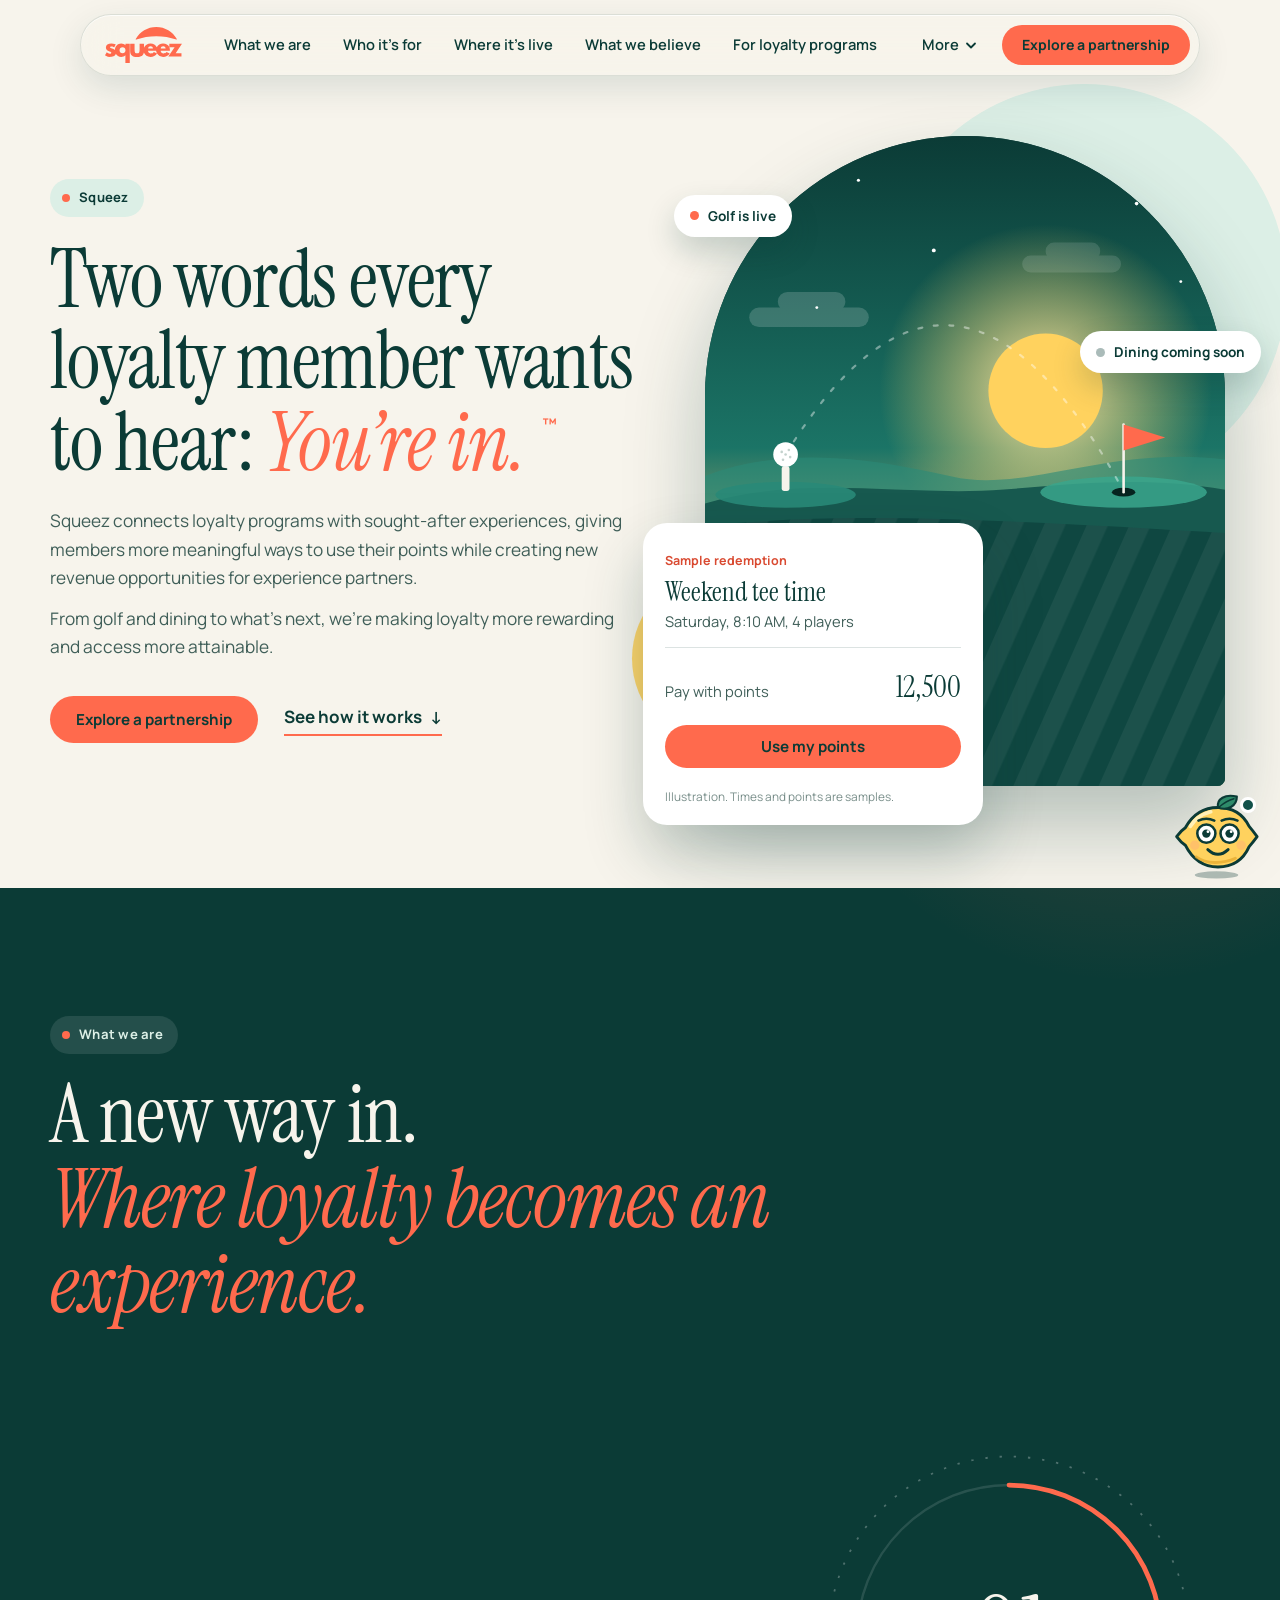
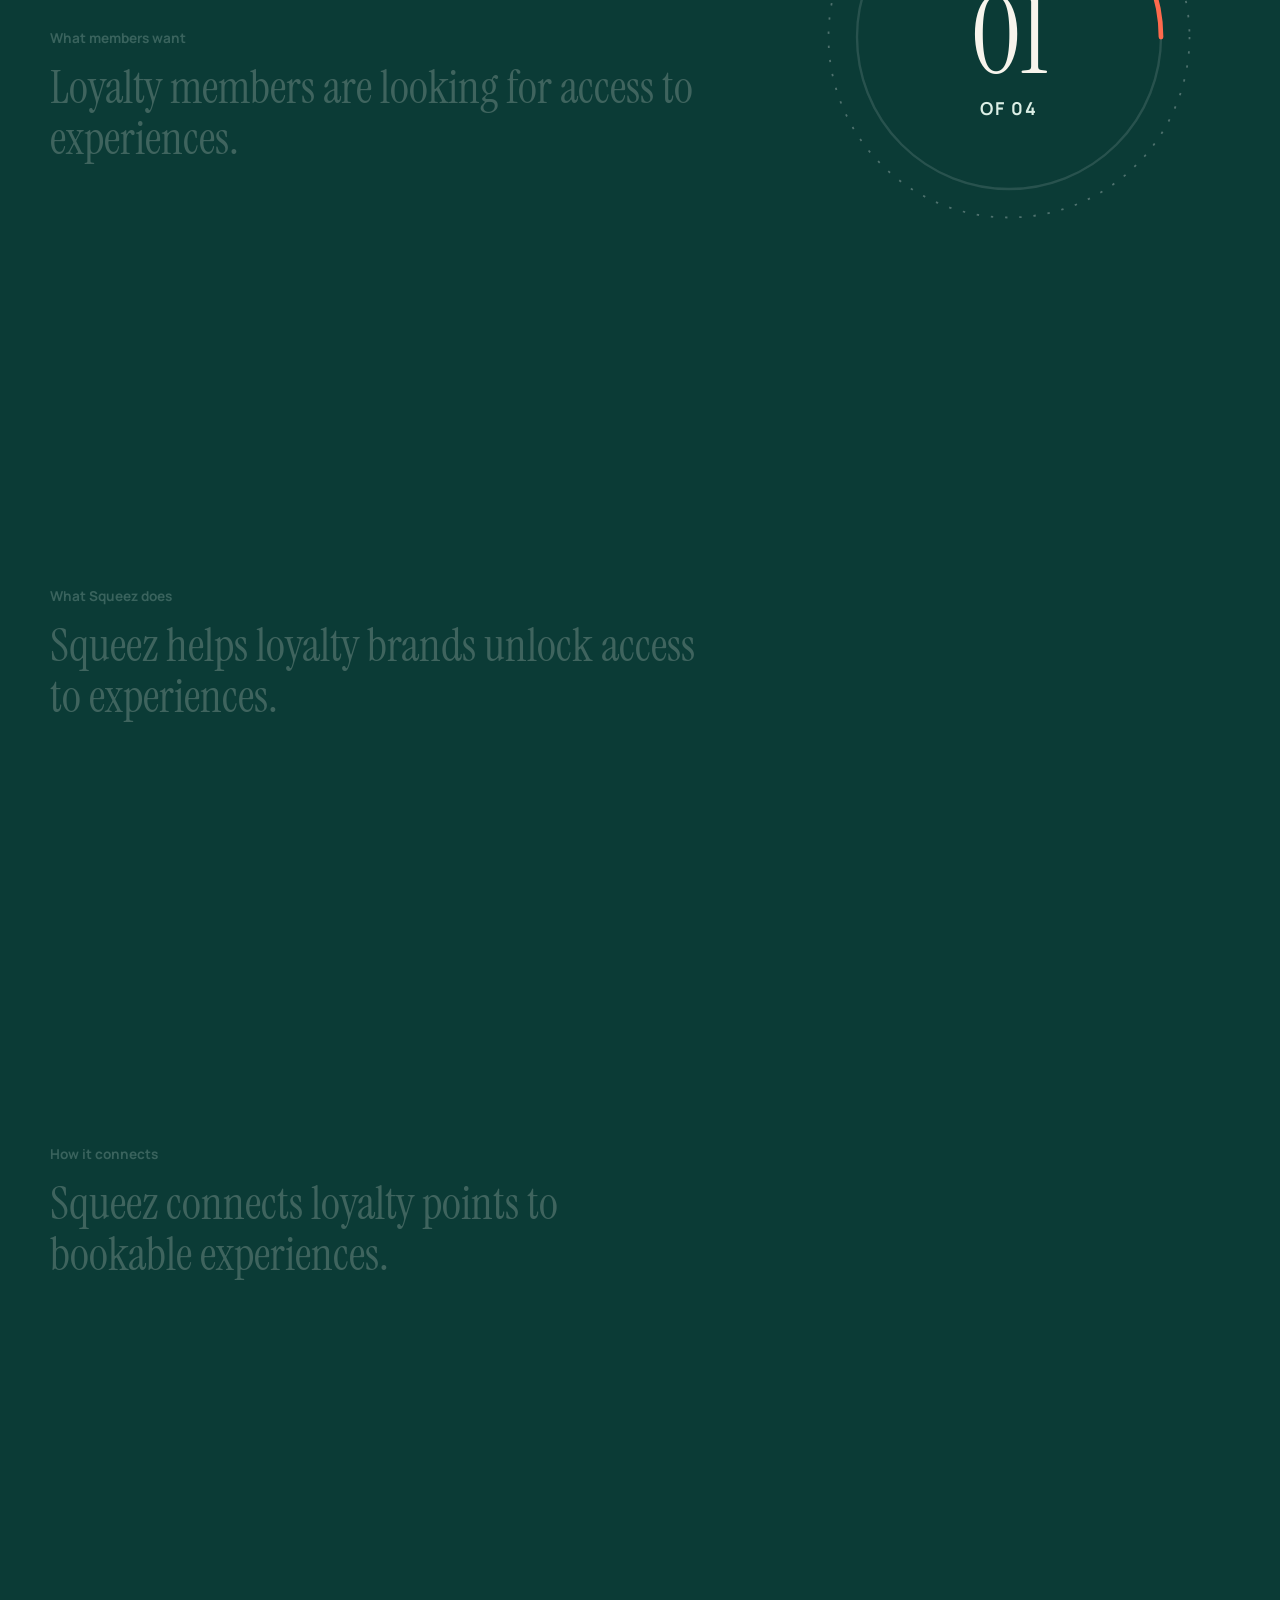
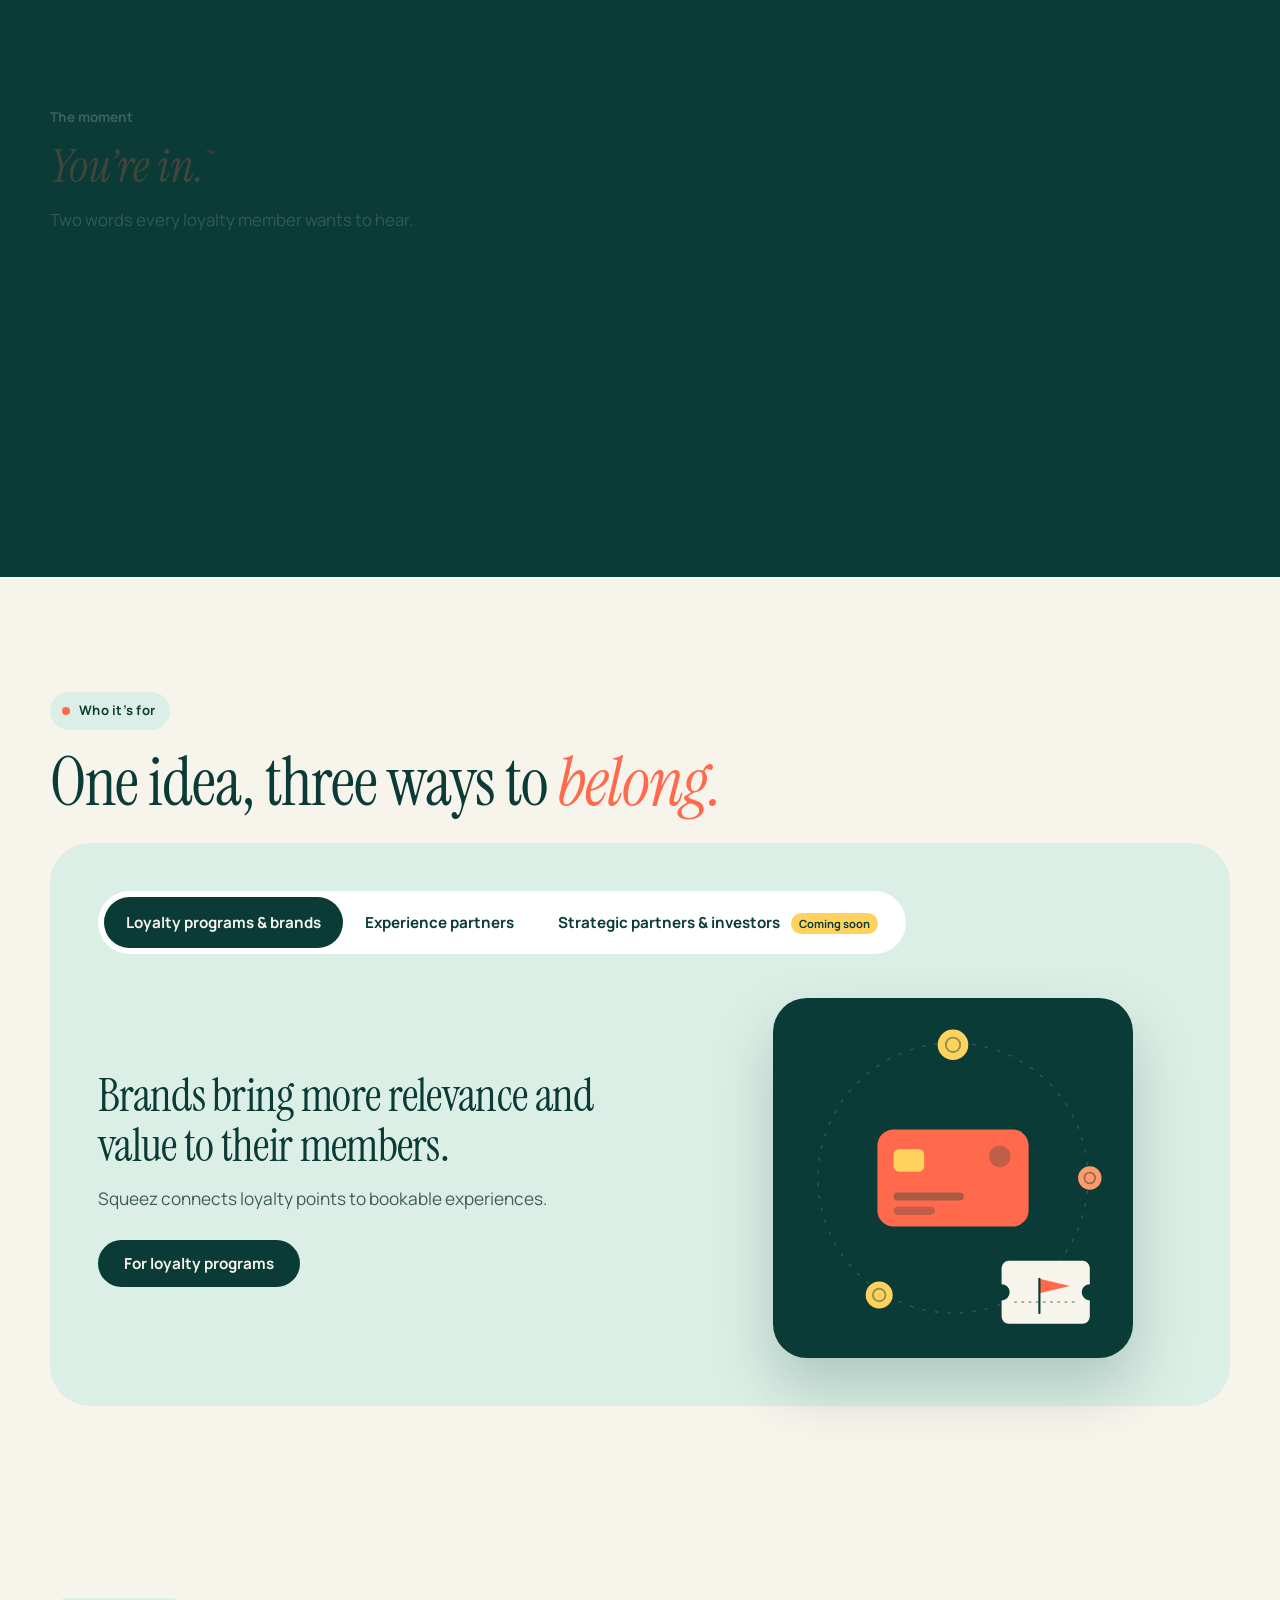
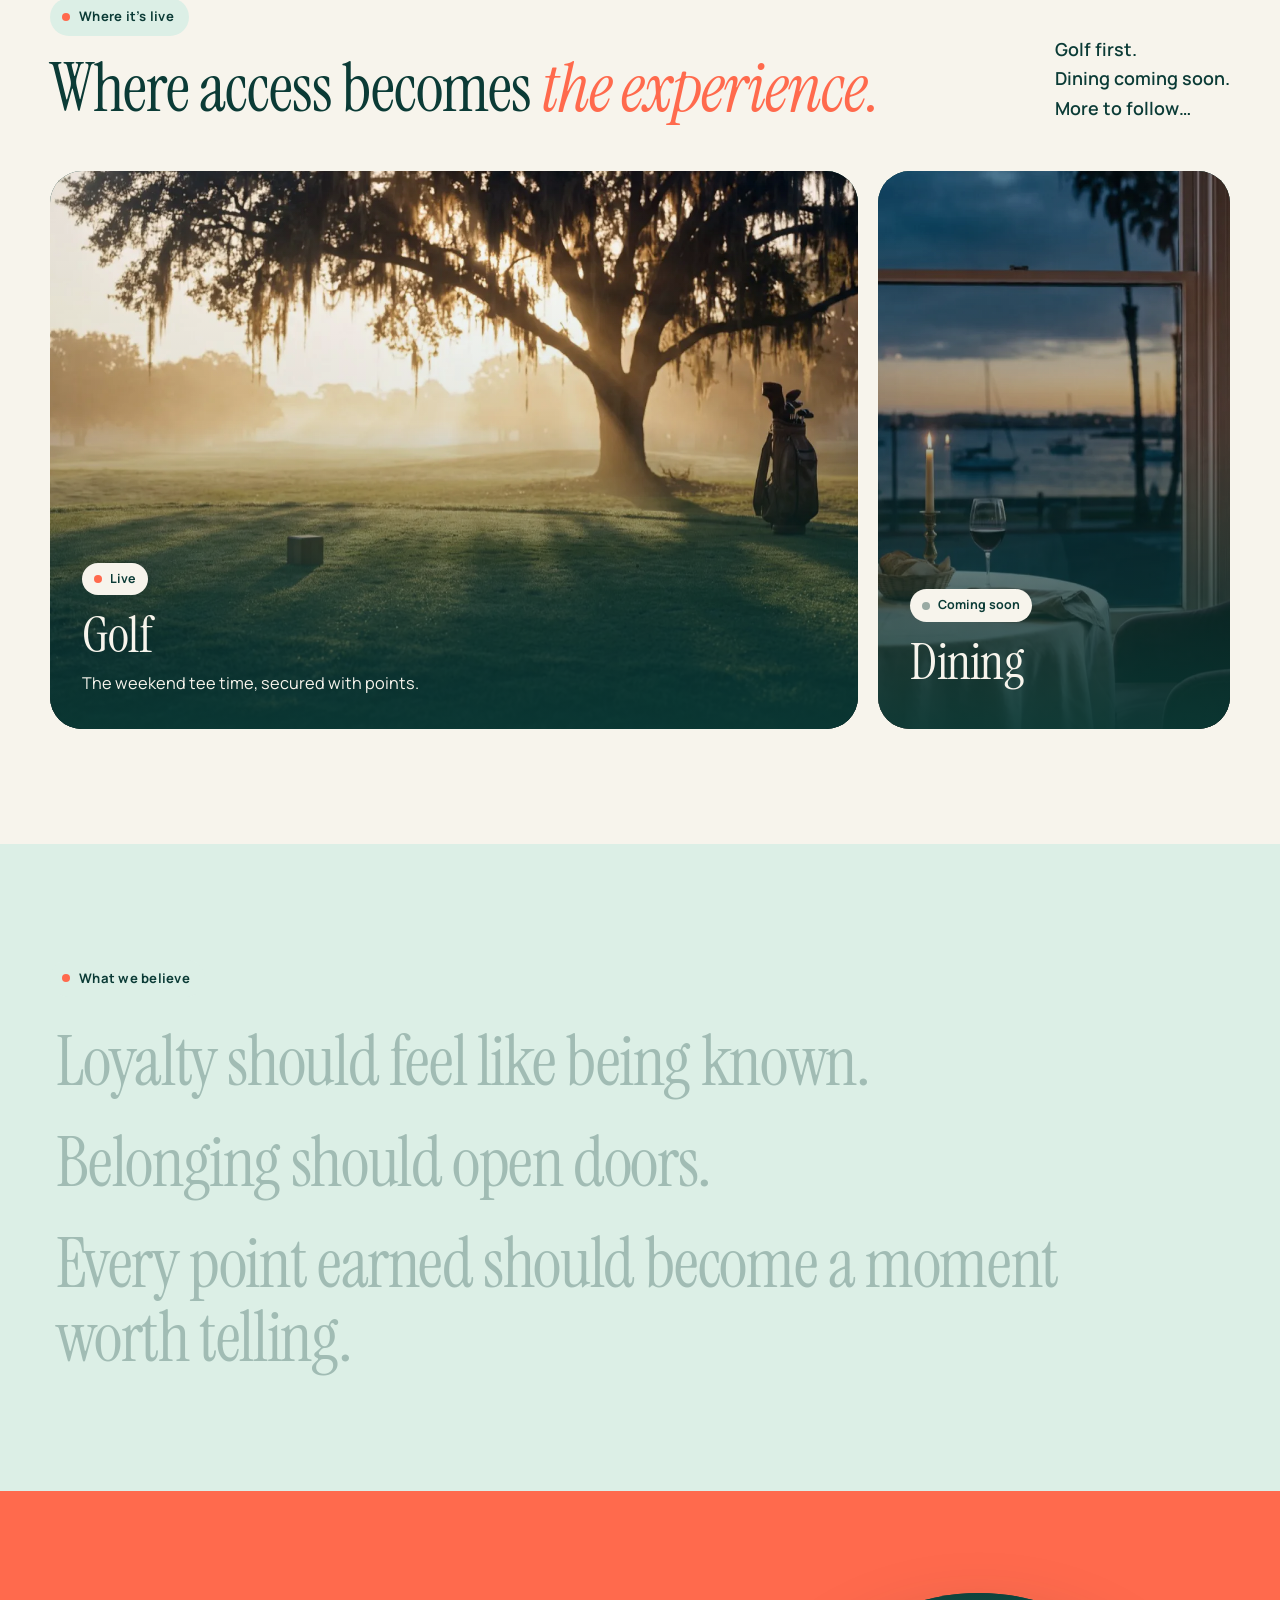
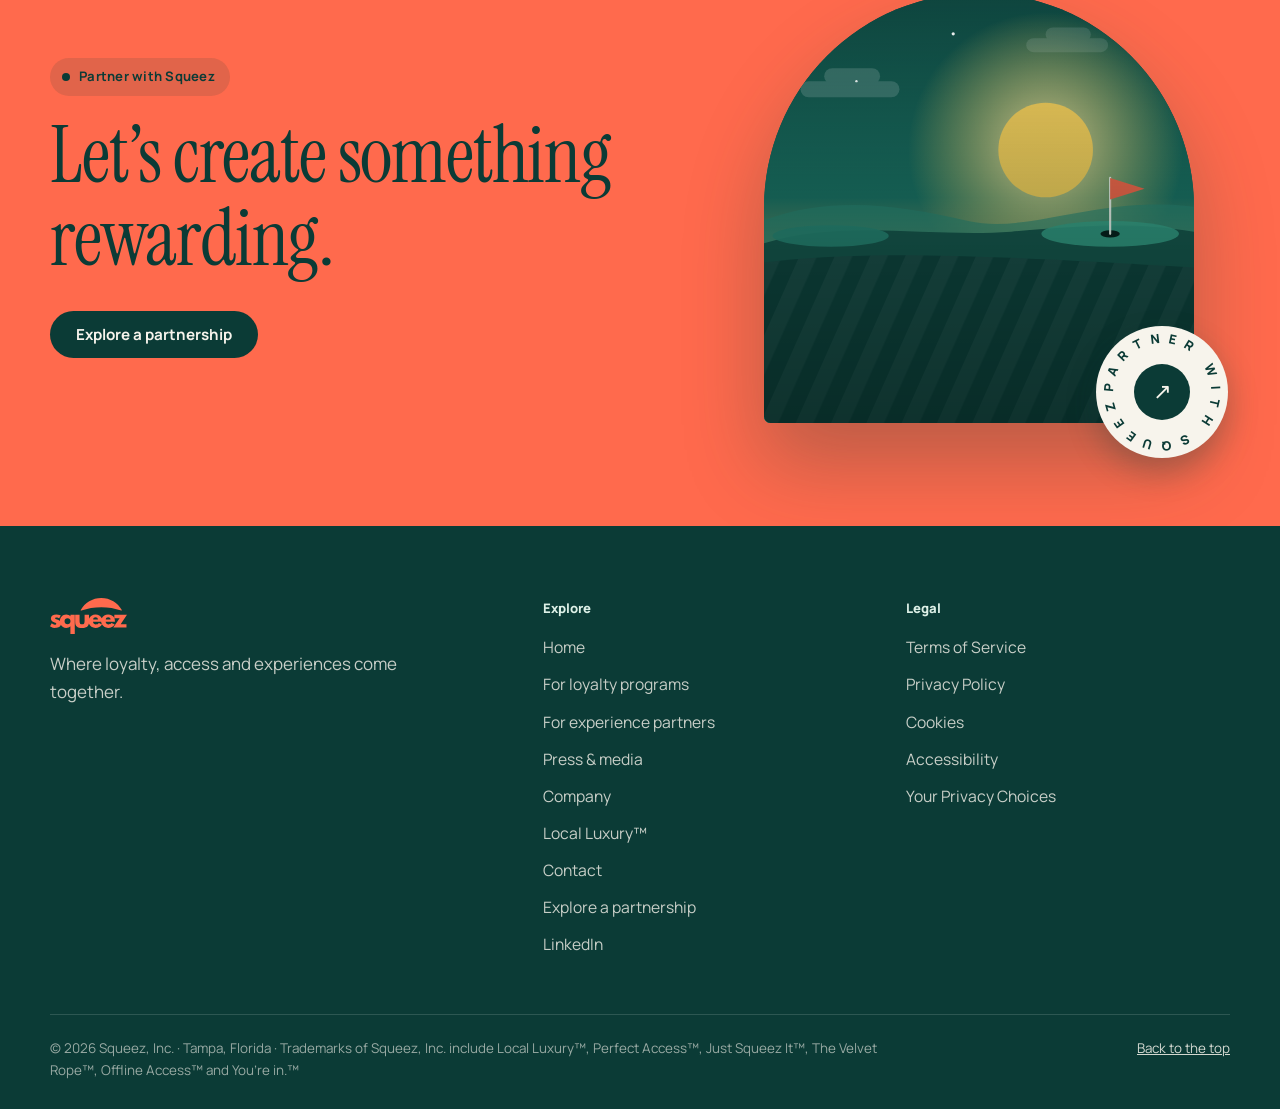
<file: versions/v2.1/index.html>
<!doctype html>
<html lang="en">
<head>
<meta charset="utf-8">
<meta name="viewport" content="width=device-width, initial-scale=1, viewport-fit=cover">
<title>Squeez · Where loyalty, access and experiences come together</title>
<meta name="description" content="Squeez connects loyalty programs with sought-after experiences, giving members more meaningful ways to use their points while creating new revenue opportunities for experience partners.">
<meta name="theme-color" content="#F7F4EC">
<meta property="og:title" content="Squeez · Where loyalty, access and experiences come together">
<meta property="og:description" content="Two words every loyalty member wants to hear: You’re in.™">
<meta property="og:type" content="website">
<link rel="icon" href="data:,">
<link rel="preconnect" href="https://fonts.googleapis.com">
<link rel="preconnect" href="https://fonts.gstatic.com" crossorigin>
<link href="https://fonts.googleapis.com/css2?family=Instrument+Serif:ital@0;1&family=Manrope:wght@400;500;600;700;800&display=swap" rel="stylesheet">
<script>document.documentElement.classList.add('js')</script>
<link rel="stylesheet" href="assets/mascot/mascot.css">
<style>
:root{
  --ink:#0B3B36; --ink-2:#12514A; --mint:#DCEFE6; --mint-2:#C6E4D7; --paper:#F7F4EC; --white:#fff;
  --coral:#FF6A4D; --coral-d:#D94A31; --sun:#FFD25E; --muted:#3F5E58; --line:rgba(11,59,54,.14);
  --serif:"Instrument Serif",Georgia,"Times New Roman",serif;
  --sans:"Manrope",system-ui,-apple-system,"Segoe UI",sans-serif;
  --ease:cubic-bezier(.22,.61,.36,1); --out:cubic-bezier(.16,1,.3,1); --spring:cubic-bezier(.34,1.56,.64,1);
  --header:72px;
}
*{box-sizing:border-box;margin:0}
html{scroll-behavior:smooth;scroll-padding-top:96px;-webkit-text-size-adjust:100%;text-size-adjust:100%}
body{font-family:var(--sans);font-size:1.0625rem;line-height:1.65;color:var(--muted);background:var(--paper);-webkit-font-smoothing:antialiased;overflow-x:hidden;padding-left:env(safe-area-inset-left);padding-right:env(safe-area-inset-right)}
img{display:block;max-width:100%;height:auto}
a{color:inherit}
a,button{touch-action:manipulation;-webkit-tap-highlight-color:transparent}
:focus-visible{outline:3px solid var(--coral);outline-offset:3px;border-radius:8px}
.wrap{width:min(1180px,100% - 48px);margin-inline:auto}
.skip{position:absolute;left:12px;top:-60px;background:var(--ink);color:var(--paper);padding:10px 18px;border-radius:999px;font-weight:700;z-index:100;transition:top .2s}
.skip:focus{top:12px}
.eyebrow{display:inline-flex;align-items:center;gap:9px;font-size:.82rem;font-weight:700;letter-spacing:.02em;color:var(--ink);background:var(--mint);padding:8px 15px 8px 12px;border-radius:999px}
.eyebrow::before{content:"";width:8px;height:8px;border-radius:50%;background:var(--coral)}
.on-ink .eyebrow{background:rgba(255,255,255,.1);color:var(--mint)}
.btn{display:inline-flex;align-items:center;justify-content:center;gap:.55rem;background:var(--ink);color:var(--paper);font:inherit;font-weight:700;font-size:.95rem;line-height:1;padding:16px 26px;border-radius:999px;text-decoration:none;border:0;cursor:pointer;transition:background .25s,transform .6s var(--spring),box-shadow .4s;position:relative;overflow:hidden}
.btn:hover{background:var(--ink-2);transform:translateY(-3px);box-shadow:0 14px 28px rgba(11,59,54,.22)}
.btn:active{transform:translateY(0) scale(.97);transition-duration:.12s}
.btn.coral{background:var(--coral);color:var(--ink)}
.btn.coral:hover{background:#FF8068}
.btn[disabled]{cursor:default;opacity:.9}
.rip{position:absolute;border-radius:50%;pointer-events:none;background:rgba(255,255,255,.35);transform:scale(0);animation:rip .8s var(--out) forwards}
@keyframes rip{to{transform:scale(1);opacity:0}}
.link{font-weight:700;color:var(--ink);text-decoration:none;display:inline-flex;align-items:center;gap:8px;border-bottom:2px solid var(--coral);padding-bottom:3px;transition:gap .35s var(--out)}
.link:hover{gap:14px}
h1,h2,h3{font-family:var(--serif);font-weight:400;color:var(--ink);letter-spacing:-.015em}
h2{font-size:clamp(2.3rem,5.2vw,4.4rem);line-height:1.04;margin-top:18px}
h2 em,h1 em{font-style:italic;color:var(--coral)}
.on-ink h2{color:var(--paper)} .on-ink{color:rgba(247,244,236,.82)}

/* ---------- floating navbar ---------- */
.fnav{position:fixed;top:14px;left:0;right:0;z-index:60;display:flex;justify-content:center;padding-inline:12px;pointer-events:none;transition:transform .8s var(--out)}
.fnav.is-hidden{transform:translateY(calc(-100% - 28px))}
.fn-pill{pointer-events:auto;position:relative;display:flex;align-items:center;gap:6px;width:min(1120px,100%);height:62px;padding:0 9px 0 24px;border-radius:999px;background:rgba(247,244,236,.74);backdrop-filter:blur(18px) saturate(1.5);-webkit-backdrop-filter:blur(18px) saturate(1.5);border:1px solid rgba(11,59,54,.12);box-shadow:0 12px 34px rgba(11,59,54,.12),inset 0 1px 0 rgba(255,255,255,.7);transition:width .8s var(--out),height .5s var(--out),background .4s,box-shadow .5s}
.fnav.is-compact .fn-pill{width:min(940px,100%);height:56px;background:rgba(247,244,236,.9);box-shadow:0 20px 46px rgba(11,59,54,.2),inset 0 1px 0 #fff}
.logo{display:block;flex:none;margin-right:10px}
.logo img{width:78px;height:36px;transition:transform .5s var(--out)}
.logo:hover img{transform:scale(1.06) rotate(-2deg)}
.fn-nav{position:relative;flex:1;min-width:0;display:flex;justify-content:center;overflow:hidden}
.fn-list{list-style:none;padding:0;display:flex;gap:2px;position:relative}
.fn-list li{flex:none}
.fn-list li.is-over{display:none}
.fn-list a,.fn-more{position:relative;z-index:1;display:block;padding:10px 15px;border-radius:999px;color:var(--ink);font:inherit;font-weight:600;font-size:.92rem;line-height:1.2;text-decoration:none;white-space:nowrap;background:none;border:0;cursor:pointer;transition:color .35s,background .25s}
.fn-list a:hover,.fn-more:hover{background:var(--mint)}
.fn-list a.on{color:var(--paper);background:none}
.fn-ind{position:absolute;z-index:0;left:0;top:0;height:100%;width:0;border-radius:999px;background:var(--ink);opacity:0;transition:transform .7s var(--out),width .7s var(--out),opacity .4s;pointer-events:none}
.fn-more-wrap{position:relative;flex:none}
.fn-more{display:inline-flex;align-items:center;gap:6px}
.fn-more svg{width:12px;height:12px;transition:transform .5s var(--spring)}
.fn-more[aria-expanded=true] svg{transform:rotate(180deg)}
.fn-more.has-active::after{content:"";width:7px;height:7px;border-radius:50%;background:var(--coral)}
.fn-more[hidden]{display:none}
.fn-cta{flex:none;padding:13px 20px!important;font-size:.88rem!important;margin-left:4px}
.fn-burger{display:none;flex:none;width:46px;height:46px;border:0;border-radius:50%;background:var(--mint);cursor:pointer;place-items:center;align-content:center;gap:5px;padding:0}
.fn-burger span{display:block;width:18px;height:2px;border-radius:2px;background:var(--ink);transition:transform .5s var(--spring)}
.fn-burger[aria-expanded=true] span:first-child{transform:translateY(3.5px) rotate(45deg)}
.fn-burger[aria-expanded=true] span:last-child{transform:translateY(-3.5px) rotate(-45deg)}
.fn-progress{position:absolute;left:34px;right:34px;bottom:-1px;height:2px;border-radius:2px;background:var(--coral);transform-origin:0 50%;transform:scaleX(var(--sp,0));opacity:.9;pointer-events:none}
.fn-pop,.fn-sheet{position:absolute;top:calc(100% + 12px);background:var(--paper);border:1px solid var(--line);border-radius:26px;box-shadow:0 30px 70px rgba(11,59,54,.24);padding:10px;opacity:0;visibility:hidden;transform:translateY(-10px) scale(.96);transform-origin:top right;transition:opacity .3s var(--ease),transform .6s var(--spring),visibility 0s .6s}
.fn-pop.open,.fn-sheet.open{opacity:1;visibility:visible;transform:none;transition-delay:0s}
.fn-pop{right:0;min-width:250px}
.fn-sheet{left:0;right:0}
.fn-pop,.fn-sheet{max-height:calc(100vh - 110px);max-height:calc(100dvh - 110px);overflow-y:auto;overscroll-behavior:contain}
.fn-pop ul,.fn-sheet ul{list-style:none;padding:0;display:grid;gap:2px}
.fn-pop a,.fn-sheet a{display:block;padding:13px 16px;border-radius:18px;color:var(--ink);font-weight:700;font-size:1rem;text-decoration:none;transition:background .25s}
.fn-pop a:hover,.fn-sheet a:hover{background:var(--mint)}
.fn-pop a.on,.fn-sheet a.on{background:var(--ink);color:var(--paper)}
.fn-sheet .btn{width:100%;margin-top:8px}
@media(max-width:860px){
  .fn-nav,.fn-more-wrap{display:none}
  .fn-pill{padding-left:20px}
  .fn-cta{margin-left:auto}
  .fn-burger{display:grid}
}
@media(max-width:560px){.fn-cta{display:none}.fn-burger{margin-left:auto}.fn-pill{height:58px}}
@media(prefers-reduced-motion:reduce){.fnav{transition:none}}

/* ---------- hero ---------- */
.hero{position:relative;padding-block:calc(var(--header) + clamp(28px,5vw,64px)) clamp(56px,8vw,110px);overflow:hidden}
.hero-grid{display:grid;grid-template-columns:minmax(0,1.05fr) minmax(0,.95fr);gap:clamp(32px,5vw,80px);align-items:center}
h1{font-size:clamp(2.7rem,6.3vw,5.6rem);line-height:1.01;margin-top:22px;max-width:11.5em}
.tm{font-family:var(--sans);font-size:.2em;font-style:normal;font-weight:700;vertical-align:top;position:relative;top:.9em;margin-left:.2em;color:var(--coral)}
.hero-copy p.lead{max-width:34em;font-size:clamp(1.05rem,1.35vw,1.2rem);margin-top:24px}
.hero-copy p.lead+p.lead{margin-top:12px}
.actions{display:flex;align-items:center;gap:26px;flex-wrap:wrap;margin-top:34px}
.hero-visual{position:relative;justify-self:center;width:100%;max-width:520px}
.blob{position:absolute;width:78%;aspect-ratio:1;right:-12%;top:-8%;border-radius:50%;background:var(--mint);z-index:-1;animation:float 9s ease-in-out infinite alternate}
.blob.two{width:34%;left:-14%;right:auto;top:auto;bottom:6%;background:var(--sun);opacity:.9;animation-duration:7s}
@keyframes float{from{transform:translate(0,0)}to{transform:translate(0,-18px)}}
.arch{position:relative;overflow:hidden;border-radius:999px 999px 30px 30px;aspect-ratio:4/5;background:#0B3B36;box-shadow:0 40px 80px rgba(11,59,54,.28)}
.scene{position:absolute;inset:0;width:100%;height:100%;display:block}
.scene .tb{transform-box:fill-box;transform-origin:center}
.scene .sun-glow{animation:sunpulse 7s ease-in-out infinite alternate}
@keyframes sunpulse{from{transform:scale(.94);opacity:.8}to{transform:scale(1.08);opacity:1}}
.scene .sun-core{animation:sunrise 14s ease-in-out infinite alternate}
@keyframes sunrise{from{transform:translateY(9px)}to{transform:translateY(-11px)}}
.scene .cloud{fill:#fff;opacity:.17;animation:cloudmove 48s linear infinite alternate}
.scene .c2{animation-duration:64s;opacity:.12}
@keyframes cloudmove{from{transform:translateX(-34px)}to{transform:translateX(48px)}}
.scene .tw{animation:twinkle 3.2s ease-in-out infinite}.scene .t2{animation-delay:-1.1s}.scene .t3{animation-delay:-2.2s}
@keyframes twinkle{0%,100%{opacity:.12}50%{opacity:.95}}
.scene .hills-back{animation:sway 18s ease-in-out infinite alternate}
@keyframes sway{from{transform:translateX(-9px)}to{transform:translateX(9px)}}
.scene .flag{transform-box:fill-box;transform-origin:0 50%;animation:wave 2.2s ease-in-out infinite alternate}
@keyframes wave{from{transform:skewY(-7deg) scaleX(1)}to{transform:skewY(7deg) scaleX(.86)}}
.scene.cheer .flag{animation-duration:.45s}
.scene .traj{fill:none;stroke:#fff;stroke-opacity:.42;stroke-width:1.7;stroke-dasharray:3 9;stroke-linecap:round;animation:flowd 2.4s linear infinite}
@keyframes flowd{to{stroke-dashoffset:-48}}
.scene .ball-idle{animation:ballbob 2.4s ease-in-out infinite alternate}
@keyframes ballbob{to{transform:translateY(-3px)}}
.scene .pt{fill:#FF6A4D;opacity:0;animation:riseup 7s ease-in infinite}
.scene .p2{animation-delay:-1.8s}.scene .p3{animation-delay:-3.4s}.scene .p4{animation-delay:-5s}.scene .p5{animation-delay:-6.2s}
@keyframes riseup{0%{transform:translateY(0) scale(.6);opacity:0}15%{opacity:.9}100%{transform:translateY(-250px) scale(1);opacity:0}}
.scene .ring{fill:none;stroke:#FFE9A8;stroke-width:2;opacity:0;transform-box:fill-box;transform-origin:center}
.scene.landed .ring{animation:ringout 1.3s var(--out) forwards}
.scene.landed .r2{animation-delay:.12s}.scene.landed .r3{animation-delay:.24s}
@keyframes ringout{0%{transform:scale(.4);opacity:.95}100%{transform:scale(9);opacity:0}}
.scene .sp{opacity:0}
.scene.landed .sp{animation:spark 1.1s var(--out) forwards}
@keyframes spark{0%{transform:translate(0,0) scale(1);opacity:1}100%{transform:translate(var(--dx),var(--dy)) scale(.2);opacity:0}}
.cta-art .arch::after{content:"";position:absolute;inset:0;background:linear-gradient(180deg,rgba(11,59,54,.05),rgba(11,59,54,.5));mix-blend-mode:multiply;pointer-events:none}
@keyframes kb{from{transform:scale(1.02)}to{transform:scale(1.14) translate(-1.5%,-1%)}}
.chip{position:absolute;display:inline-flex;align-items:center;gap:9px;background:var(--white);color:var(--ink);font-weight:700;font-size:.85rem;padding:10px 16px;border-radius:999px;box-shadow:0 14px 30px rgba(11,59,54,.2);animation:float 6s ease-in-out infinite alternate}
.chip i{width:9px;height:9px;border-radius:50%;background:var(--coral);animation:pulse 1.8s ease-in-out infinite}
.chip.a{top:9%;left:-6%}
.chip.b{top:30%;right:-7%;animation-delay:-3s}
.chip.b i{background:var(--ink);animation:none;opacity:.35}
@keyframes pulse{0%,100%{box-shadow:0 0 0 0 rgba(255,106,77,.55)}60%{box-shadow:0 0 0 9px rgba(255,106,77,0)}}

/* the member moment */
.moment{position:absolute;left:-12%;bottom:-6%;width:min(340px,78%);background:var(--white);border-radius:24px;padding:22px 22px 18px;box-shadow:0 30px 60px rgba(11,59,54,.24);color:var(--muted)}
.moment .tag{font-size:.78rem;font-weight:700;color:var(--coral-d)}
.m-title{font-family:var(--serif);font-size:1.7rem;line-height:1.1;color:var(--ink);margin-top:4px}
.m-meta{font-size:.92rem;margin-top:2px}
.m-stage{position:relative;min-height:128px;margin-top:14px;border-top:1px solid var(--line)}
.m-layer{position:absolute;inset:14px 0 0;transition:opacity .6s var(--ease),transform .8s var(--out)}
.m-done{opacity:0;transform:translateY(10px);pointer-events:none}
.moment.is-done .m-ask{opacity:0;transform:translateY(-10px);pointer-events:none}
.moment.is-done .m-done{opacity:1;transform:none;pointer-events:auto}
.m-points{display:flex;justify-content:space-between;align-items:baseline;margin-bottom:12px;font-size:.92rem}
.m-points b{font-family:var(--serif);font-weight:400;font-size:1.9rem;color:var(--ink);font-variant-numeric:tabular-nums}
.m-ask .btn{width:100%;padding:14px 20px}
.m-bar{position:absolute;left:0;bottom:-2px;height:3px;width:0;background:var(--coral);border-radius:3px}
.moment.is-working .m-bar{width:100%;transition:width 1.3s linear}
.m-yes{display:flex;align-items:center;gap:12px}
.m-check{width:44px;height:44px;flex:none}
.m-check circle{fill:var(--mint);stroke:none;transform-origin:center;transform:scale(0)}
.m-check path{fill:none;stroke:var(--ink);stroke-width:2.6;stroke-linecap:round;stroke-linejoin:round;stroke-dasharray:40;stroke-dashoffset:40}
.moment.is-done .m-check circle{animation:pop .6s var(--spring) forwards}
.moment.is-done .m-check path{animation:draw .5s var(--ease) .35s forwards}
@keyframes pop{to{transform:scale(1)}}
@keyframes draw{to{stroke-dashoffset:0}}
.m-yes strong{font-family:var(--serif);font-style:italic;font-weight:400;font-size:2.3rem;line-height:1;color:var(--coral-d)}
.m-yes sup{font-family:var(--sans);font-size:.3em;font-style:normal;font-weight:700;vertical-align:top;position:relative;top:.7em}
.m-done p{margin-top:10px;font-size:.92rem}
.m-again{margin-top:6px;background:none;border:0;color:var(--ink);font:inherit;font-weight:700;font-size:.88rem;padding:6px 0;cursor:pointer;border-bottom:2px solid var(--coral)}
.m-note{margin-top:12px;font-size:.74rem;opacity:.7}

/* ---------- what we are: the story ---------- */
.what{background:var(--ink);padding-block:clamp(72px,10vw,140px);position:relative;overflow:hidden;overflow:clip;isolation:isolate}   /* clip, not hidden: hidden would switch off the sticky ring */
.what::before{content:"";position:absolute;width:60vw;max-width:760px;aspect-ratio:1;border-radius:50%;right:-18%;top:-22%;background:radial-gradient(circle,rgba(255,106,77,.22),transparent 65%);z-index:-1;animation:float 12s ease-in-out infinite alternate}
.what h2{max-width:12em;font-size:clamp(2.6rem,6.4vw,5.4rem)}
.story{display:grid;grid-template-columns:minmax(0,1.2fr) minmax(0,.8fr);gap:clamp(32px,6vw,96px);margin-top:clamp(48px,7vw,96px)}
.story-pin{position:sticky;top:calc(var(--header) + 36px);align-self:start;height:min(60vh,440px);display:grid;place-items:center}
.ring{width:min(100%,380px);height:auto;overflow:visible}
.ring .track{fill:none;stroke:rgba(255,255,255,.12);stroke-width:2}
.ring .prog{fill:none;stroke:var(--coral);stroke-width:4;stroke-linecap:round;transform:rotate(-90deg);transform-origin:center;transition:stroke-dashoffset .9s var(--out)}
.ring .spin{fill:none;stroke:rgba(255,255,255,.28);stroke-width:1.5;stroke-dasharray:2 10;transform-origin:center;animation:spinr 40s linear infinite}
@keyframes spinr{to{transform:rotate(360deg)}}
.ring text{font-family:var(--serif);fill:var(--paper);text-anchor:middle}
.ring .num{font-size:92px}
.ring .of{font-family:var(--sans);font-size:15px;font-weight:700;fill:var(--mint);letter-spacing:.1em}
.steps{display:grid}
.step{min-height:62vh;display:flex;flex-direction:column;justify-content:center;opacity:calc(.22 + var(--a,1) * .78);transition:opacity .25s linear}
.step .n{display:none;font-weight:800;font-size:.85rem;color:var(--coral);margin-bottom:10px}
.step .k{font-weight:700;font-size:.85rem;color:var(--mint);margin-bottom:12px}
.step p{font-family:var(--serif);font-size:clamp(1.9rem,3.6vw,3.1rem);line-height:1.12;color:var(--paper);max-width:14em}
.step p em{color:var(--coral)}
.step .sub{font-family:var(--sans);font-size:1.05rem;color:rgba(247,244,236,.75);margin-top:14px;max-width:26em}

/* ---------- who it's for: tabs ---------- */
.who{padding-block:clamp(64px,9vw,128px)}
.tabs{background:var(--mint);border-radius:40px;padding:clamp(20px,4vw,48px);margin-top:26px}
.tablist{position:relative;display:inline-flex;max-width:100%;background:var(--white);border-radius:999px;padding:6px;overflow-x:auto;scrollbar-width:none}
.tablist::-webkit-scrollbar{display:none}
.tab{position:relative;z-index:1;flex:none;background:none;border:0;font:inherit;font-weight:700;font-size:.95rem;color:var(--ink);padding:13px 22px;border-radius:999px;cursor:pointer;white-space:nowrap;transition:color .3s}
.tab[aria-selected=true]{color:var(--paper)}
.tab small{margin-left:8px;font-size:.7rem;background:var(--sun);color:var(--ink);padding:3px 8px;border-radius:999px}
.ind{position:absolute;z-index:0;top:6px;bottom:6px;left:0;border-radius:999px;background:var(--ink);transition:transform .6s var(--out),width .6s var(--out)}
.panels{position:relative;margin-top:clamp(24px,4vw,44px)}
.tp{display:none;grid-template-columns:minmax(0,1.1fr) minmax(0,.9fr);gap:clamp(24px,5vw,64px);align-items:center}
.tp.on{display:grid;animation:rise .9s var(--out)}
@keyframes rise{from{opacity:0;transform:translateY(20px)}to{opacity:1;transform:none}}
.tp h3{font-size:clamp(1.9rem,3.6vw,3rem);line-height:1.1}
.tp p{margin-top:14px;max-width:30em;font-size:1.08rem}
.tp .actions{margin-top:26px}
.art{justify-self:center;width:min(100%,360px);aspect-ratio:1;position:relative;border-radius:34px;background:var(--ink);overflow:hidden;box-shadow:0 30px 60px rgba(11,59,54,.22)}
.art svg{position:absolute;inset:0;width:100%;height:100%}
.ill .halo{fill:none;stroke:rgba(255,255,255,.14);stroke-width:1.6;stroke-dasharray:4 10;transform-origin:200px 200px;animation:spinr 40s linear infinite}
.ill .orbit{transform-origin:200px 200px;animation:spinr 15s linear infinite}
.ill .o2{animation-duration:22s;animation-direction:reverse}.ill .o3{animation-duration:28s}
.ill .coin{fill:#FFD25E}.ill .coin.sun{fill:#FF9A6B}.ill .coin-in{fill:none;stroke:#0B3B36;stroke-width:2;opacity:.45}
.ill .tilt{transform-origin:200px 200px;animation:tilt 6s ease-in-out infinite alternate}
@keyframes tilt{from{transform:rotate(-7deg) translateY(5px)}to{transform:rotate(7deg) translateY(-7px)}}
.ill .flycoin{fill:#FFD25E;opacity:0;animation:coinfly 6s ease-in infinite}
@keyframes coinfly{0%,38%{transform:translate(0,0) scale(1);opacity:0}42%{opacity:1}58%{transform:translate(96px,86px) scale(.7);opacity:1}62%,100%{transform:translate(104px,92px) scale(.3);opacity:0}}
.ill .ticket{transform-box:fill-box;transform-origin:center;animation:ticketpop 6s var(--spring) infinite}
@keyframes ticketpop{0%,50%{transform:scale(0) rotate(-12deg);opacity:0}60%{transform:scale(1.12) rotate(4deg);opacity:1}66%,90%{transform:scale(1) rotate(0);opacity:1}100%{transform:scale(.9);opacity:0}}
.ill .rw{fill:rgba(255,255,255,.1)}.ill .rw.base{fill:rgba(255,255,255,.1)}
.ill .rw-sun{fill:#FFD25E;transform-box:fill-box;transform-origin:0 50%;animation:erode 9s ease-in-out infinite}
@keyframes erode{0%{transform:scaleX(1);opacity:1}46%{transform:scaleX(.5)}56%,92%{transform:scaleX(.5);opacity:1}100%{transform:scaleX(.5);opacity:0}}
.ill .rw-fill{fill:#FF6A4D;transform-box:fill-box;transform-origin:0 50%;transform:scaleX(0);animation:fillrow 9s var(--ease) infinite}
@keyframes fillrow{0%,58%{transform:scaleX(0)}68%,92%{transform:scaleX(1);opacity:1}100%{transform:scaleX(1);opacity:0}}
.ill .member{animation:memberin 9s var(--spring) infinite}
@keyframes memberin{0%,48%{transform:translateX(140px);opacity:0}58%{transform:translateX(0);opacity:1}92%{transform:translateX(0);opacity:1}100%{transform:translateX(0);opacity:0}}
.ill .tick{fill:none;stroke:#0B3B36;stroke-width:3.4;stroke-linecap:round;stroke-linejoin:round;stroke-dasharray:44;stroke-dashoffset:44;animation:tickdraw 9s ease infinite}
@keyframes tickdraw{0%,70%{stroke-dashoffset:44;opacity:1}78%,92%{stroke-dashoffset:0;opacity:1}100%{stroke-dashoffset:0;opacity:0}}
.ill .t-open{animation:topen 9s ease infinite}
@keyframes topen{0%,66%{fill:#0B3B36}72%,92%{fill:#0B3B36}}
.ill .bar{fill:#FF6A4D;transform-box:fill-box;transform-origin:50% 100%;animation:bargrow 9s ease-in-out infinite}
.ill .b2{fill:#FFD25E;animation-delay:.25s}.ill .b3{animation-delay:.5s}.ill .b4{fill:#DCEFE6;animation-delay:.75s}
@keyframes bargrow{0%,55%{transform:scaleY(.25)}72%{transform:scaleY(1)}92%{transform:scaleY(1)}100%{transform:scaleY(.25)}}
.ill .link{stroke:rgba(255,255,255,.35);stroke-width:1.6;stroke-dasharray:4 7;animation:flowd 2.6s linear infinite}
.ill .slow{animation-duration:46s}
.ill .node{fill:#F7F4EC}.ill .node.coral{fill:#FF6A4D}.ill .node.sun{fill:#FFD25E}
.ill .node.soon{fill:none;stroke:#F7F4EC;stroke-width:2;stroke-dasharray:3 4}
.ill .pulse{fill:none;stroke:#FFD25E;stroke-width:2;transform-box:fill-box;transform-origin:center;animation:pulsering 2.8s ease-out infinite}
@keyframes pulsering{0%{transform:scale(.9);opacity:.9}100%{transform:scale(2.3);opacity:0}}
.ill .trend{fill:none;stroke:#FF6A4D;stroke-width:4;stroke-linecap:round;stroke-dasharray:420;stroke-dashoffset:420;animation:draw2 6s ease-in-out infinite}
@keyframes draw2{0%{stroke-dashoffset:420}60%,90%{stroke-dashoffset:0}100%{stroke-dashoffset:0;opacity:0}}
.ill .trend-dot{fill:#FFD25E;opacity:0;animation:dotin 6s ease-in-out infinite}
@keyframes dotin{0%,56%{opacity:0;transform:scale(0)}64%,90%{opacity:1;transform:scale(1)}100%{opacity:0}}
.ill .trend-dot{transform-box:fill-box;transform-origin:center}

/* ---------- where it's live: expanding panels ---------- */
.live{padding-block:clamp(40px,6vw,90px) clamp(64px,9vw,128px)}
.live-head{display:flex;justify-content:space-between;align-items:flex-end;gap:32px;flex-wrap:wrap}
.live-head>p{max-width:20em;font-size:clamp(1.05rem,1.4vw,1.2rem);color:var(--ink);font-weight:600}
.more::after{content:"…";display:inline-block;animation:dots 2.4s ease-in-out infinite}
@keyframes dots{0%,100%{opacity:.3}50%{opacity:1}}
.exp{display:flex;gap:clamp(12px,2vw,20px);height:clamp(420px,62vh,600px);margin-top:clamp(28px,4vw,48px)}
.xp{position:relative;flex:1 1 0;min-width:0;overflow:hidden;border:0;padding:0;border-radius:32px;background:var(--ink);color:var(--paper);text-align:left;cursor:pointer;font:inherit;transition:flex-grow .9s var(--out)}
.xp[aria-expanded=true]{flex-grow:2.3}
.xp img{position:absolute;inset:0;width:100%;height:100%;object-fit:cover;transition:transform 1.4s var(--out),filter .8s;filter:saturate(.85) brightness(.82);transform:scale(1.06);animation:kb 28s ease-in-out infinite alternate}
.xp[aria-expanded=true] img{filter:none}
.xp::after{content:"";position:absolute;inset:0;background:linear-gradient(0deg,rgba(11,59,54,.9) 0,rgba(11,59,54,.1) 55%,transparent);pointer-events:none}
.xp-cap{position:absolute;left:0;right:0;bottom:0;z-index:1;padding:clamp(18px,3vw,32px)}
.xp .tg{display:inline-flex;align-items:center;gap:8px;background:var(--paper);color:var(--ink);font-size:.78rem;font-weight:700;padding:6px 12px;border-radius:999px}
.xp .tg i{width:8px;height:8px;border-radius:50%;background:var(--coral)}
.xp.is-live .tg i{animation:pulse 1.8s ease-in-out infinite}
.xp:not(.is-live) .tg i{background:var(--ink);opacity:.4}
.xp h3{display:block;font-family:var(--serif);font-size:clamp(2rem,4vw,3.4rem);line-height:1;color:var(--paper);margin-top:14px}
.xp .d{display:block;max-width:24em;margin-top:10px;font-size:1.02rem;opacity:0;max-height:0;transform:translateY(10px);transition:all .7s var(--out)}
.xp[aria-expanded=true] .d{opacity:1;max-height:6em;transform:none}
.xp:focus-visible{outline-offset:-6px;outline-color:var(--sun)}

/* ---------- what we believe ---------- */
.believe{background:var(--mint);padding-block:clamp(64px,9vw,128px)}
.beliefs{display:grid;gap:clamp(14px,2.4vw,26px);margin-top:28px}
.belief{font-family:var(--serif);font-size:clamp(2rem,5.4vw,4.6rem);line-height:1.08;color:var(--ink);letter-spacing:-.02em;opacity:calc(.28 + var(--a,1) * .72);transition:opacity .3s linear;max-width:16em}
.belief span{background:linear-gradient(transparent 64%,var(--sun) 64%) 0 0/calc(var(--a,1) * 100%) 100% no-repeat;-webkit-box-decoration-break:clone;box-decoration-break:clone;padding:0 .08em}

/* ---------- partner ---------- */
.cta{background:var(--coral);color:var(--ink);padding-block:clamp(56px,8vw,110px);position:relative;overflow:hidden}
.cta .eyebrow{background:rgba(11,59,54,.12);color:var(--ink)}
.cta .eyebrow::before{background:var(--ink)}
.cta-grid{display:grid;grid-template-columns:minmax(0,1.1fr) minmax(0,.9fr);gap:clamp(28px,5vw,80px);align-items:center}
.cta h2{color:var(--ink);font-size:clamp(2.6rem,6.2vw,5.2rem)}
.cta .btn{margin-top:32px}
.cta p{margin-top:16px;max-width:28em;font-weight:600}
.cta-art{position:relative;justify-self:center;width:min(100%,430px)}
.cta-art .arch{aspect-ratio:1;border-radius:999px 999px 30px 30px}
.badge{position:absolute;right:-8%;bottom:-8%;width:132px;height:132px;border-radius:50%;background:var(--paper);box-shadow:0 14px 30px rgba(11,59,54,.28)}
.badge svg{width:100%;height:100%;animation:spinr 18s linear infinite}
.badge text{font-family:var(--sans);font-weight:800;font-size:13.5px;letter-spacing:.16em;fill:var(--ink)}
.badge .core{position:absolute;inset:0;display:grid;place-items:center}
.badge .core span{width:56px;height:56px;border-radius:50%;background:var(--ink);color:var(--paper);display:grid;place-items:center;font-size:1.4rem}

/* ---------- footer ---------- */
footer{background:var(--ink);color:rgba(247,244,236,.8);padding-block:clamp(40px,6vw,72px) 28px}
.f-grid{display:grid;grid-template-columns:1.4fr 1fr 1fr;gap:40px}
.f-grid img{width:78px;height:36px}
.f-tag{margin-top:16px;max-width:22em}
footer h4{font-size:.82rem;font-weight:800;color:var(--mint);margin-bottom:14px}
footer ul{list-style:none;padding:0;display:grid;gap:9px}
footer ul a{text-decoration:none;font-size:.98rem}
footer ul a:hover{color:var(--coral);text-decoration:underline;text-underline-offset:4px}
.f-base{margin-top:clamp(32px,5vw,56px);padding-top:22px;border-top:1px solid rgba(255,255,255,.14);display:flex;justify-content:space-between;gap:20px;flex-wrap:wrap;font-size:.84rem;color:rgba(247,244,236,.6)}
.f-base p{max-width:62em}
.f-base a{color:rgba(247,244,236,.85)}

/* ---------- entrance motion ---------- */
@media(prefers-reduced-motion:no-preference){
  .js .w{display:inline-block;overflow:hidden;vertical-align:top;padding:.1em .16em .22em;margin:-.1em -.16em -.22em}
  .js .w>i{display:inline-block;font-style:inherit;transform:translateY(112%) rotate(4deg);transition:transform 1.1s var(--out);transition-delay:calc(min(var(--i),12) * 65ms)}
  .js .in .w>i{transform:none}
  .js .rv{opacity:0;transform:translateY(28px);transition:opacity .9s var(--ease),transform 1.2s var(--out);transition-delay:var(--d,0ms)}
  .js .rv.in{opacity:1;transform:none}
  .js .arch.rv{transform:translateY(40px) scale(.96)}
  .js .arch.rv.in{transform:none}
  .js .moment.rv{transform:translateY(40px) scale(.94)}
  .js .moment.rv.in{transform:none}
}
.calm *,.calm *::before,.calm *::after{animation-play-state:paused!important}

/* ---------- responsive ---------- */
@media(max-width:960px){
  .hero-grid{grid-template-columns:1fr}
  .hero-visual{max-width:440px;margin-top:20px}
  .moment{left:50%;transform:translateX(-50%);bottom:-12%;width:min(340px,92%)}
  .js .moment.rv.in{transform:translateX(-50%)}
  .js .moment.rv{transform:translateX(-50%) translateY(40px)}
  .hero{padding-bottom:140px}
  .story{grid-template-columns:1fr}
  .story-pin{display:none}
  .step{min-height:0;padding-block:28px;border-top:1px solid rgba(255,255,255,.14);opacity:1}
  .step .n{display:block}
  .tp{grid-template-columns:1fr}.art{width:min(60%,240px)}
  .cta-grid{grid-template-columns:1fr}
  .f-grid{grid-template-columns:1fr 1fr}.f-grid>div:first-child{grid-column:1/-1}
}
@media(max-width:700px){
  .wrap{width:min(1180px,100% - 36px)}
  .exp{flex-direction:column;height:auto}
  .xp{flex:none;height:230px;transition:height .9s var(--out)}
  .xp[aria-expanded=true]{height:400px}
  .actions .btn,.cta .btn{width:100%}
  .chip.a{left:-2%}.chip.b{right:-2%}
  .tabs{border-radius:28px}
  .f-grid{grid-template-columns:1fr}
  .blob{right:-20%}
}
@media(hover:none){.btn:hover{transform:none;box-shadow:none}}
@media(max-height:480px) and (orientation:landscape){.hero{padding-bottom:100px}}

/* mascot, dressed for this palette */
.mx{
  --mx-body:#FFD25E; --mx-body-shade:#E3A92B; --mx-body-hi:#FFF0B8; --mx-leaf:#2E8B6A; --mx-ink:#0B3B36; --mx-cheek:#FF9A86;
  --mx-paper:#F7F4EC; --mx-card:#FFFFFF; --mx-muted:#3F5E58;
  --mx-head:#0B3B36; --mx-head-2:#12514A; --mx-head-text:#F7F4EC; --mx-head-muted:#A9CFC3;
  --mx-accent:#12514A; --mx-accent-text:#F7F4EC; --mx-chip-hover:#FFD25E; --mx-shadow:#0B3B36;
  --mx-display:"Instrument Serif",Georgia,serif; --mx-bw:2px; --mx-r:24px; --mx-sh-x:0px; --mx-sh-y:18px; --mx-sh-blur:34px; --mx-sh-alpha:.32;
}
@media (prefers-reduced-motion:reduce){*{animation:none!important;transition:none!important;scroll-behavior:auto!important}}
</style>
</head>
<body>
<a class="skip" href="#main">Skip to content</a>

<header class="fnav" id="fnav">
  <div class="fn-pill">
    <a class="logo" href="https://www.trysqueez.com/" aria-label="Squeez home"><img src="assets/img/wordmark-coral.svg" width="78" height="36" alt="Squeez"></a>

    <!-- The list below is the single source of truth. Add or remove an <li> and everything follows:
         items that do not fit move into "More", and the mobile sheet is rebuilt from it. Use data-sec to highlight a section. -->
    <nav class="fn-nav" id="fnNav" aria-label="Main">
      <ul class="fn-list" id="fnList">
        <li><a href="#what" data-sec="what">What we are</a></li>
        <li><a href="#who" data-sec="who">Who it’s for</a></li>
        <li><a href="#live" data-sec="live">Where it’s live</a></li>
        <li><a href="#believe" data-sec="believe">What we believe</a></li>
        <li><a href="https://www.trysqueez.com/loyalty-programs">For loyalty programs</a></li>
        <li><a href="https://www.trysqueez.com/experience-partners">For experience partners</a></li>
        <li><a href="https://www.trysqueez.com/press">Press &amp; media</a></li>
        <li><a href="https://www.trysqueez.com/company">Company</a></li>
        <li><a href="https://www.trysqueez.com/local-luxury">Local Luxury™</a></li>
      </ul>
      <span class="fn-ind" id="fnInd" aria-hidden="true"></span>
    </nav>

    <div class="fn-more-wrap">
      <button class="fn-more" id="fnMore" type="button" aria-expanded="false" aria-controls="fnPop" hidden>More <svg viewBox="0 0 12 12" aria-hidden="true"><path d="M2 4.5l4 4 4-4" fill="none" stroke="currentColor" stroke-width="1.8" stroke-linecap="round" stroke-linejoin="round"/></svg></button>
      <div class="fn-pop" id="fnPop"><ul></ul></div>
    </div>

    <a class="btn coral fn-cta" href="https://www.trysqueez.com/contact">Explore a partnership</a>
    <button class="fn-burger" id="fnBurger" type="button" aria-expanded="false" aria-controls="fnSheet" aria-label="Menu"><span></span><span></span></button>
    <div class="fn-sheet" id="fnSheet"><a class="btn coral" href="https://www.trysqueez.com/contact">Explore a partnership</a></div>
    <div class="fn-progress" id="fnProg" aria-hidden="true"></div>
  </div>
</header>

<main id="main">

<!-- HERO -->
<section class="hero" id="top">
  <div class="wrap hero-grid">
    <div class="hero-copy">
      <span class="eyebrow rv">Squeez</span>
      <h1 data-split>Two words every loyalty member wants to hear: <em>You’re in.</em><sup class="tm">™</sup></h1>
      <p class="lead rv" style="--d:450ms">Squeez connects loyalty programs with sought-after experiences, giving members more meaningful ways to use their points while creating new revenue opportunities for experience partners.</p>
      <p class="lead rv" style="--d:560ms">From golf and dining to what’s next, we’re making loyalty more rewarding and access more attainable.</p>
      <div class="actions rv" style="--d:700ms">
        <a class="btn coral" href="https://www.trysqueez.com/contact">Explore a partnership</a>
        <a class="link" href="#what">See how it works <span aria-hidden="true">↓</span></a>
      </div>
    </div>

    <div class="hero-visual">
      <span class="blob" aria-hidden="true"></span><span class="blob two" aria-hidden="true"></span>
      <div class="arch rv" id="heroScene" style="--d:200ms" aria-hidden="true">
        <svg class="scene" viewBox="0 0 400 500" preserveAspectRatio="xMidYMid slice" focusable="false">
          <defs>
            <linearGradient id="skyG" x1="0" y1="0" x2="0" y2="1"><stop offset="0" stop-color="#0B3B36"/><stop offset=".48" stop-color="#1B7466"/><stop offset=".74" stop-color="#F4C877"/><stop offset="1" stop-color="#FF9A6B"/></linearGradient>
            <radialGradient id="sunG"><stop offset="0" stop-color="#FFE9A8" stop-opacity=".95"/><stop offset="1" stop-color="#FFD25E" stop-opacity="0"/></radialGradient>
            <pattern id="mow" width="30" height="30" patternUnits="userSpaceOnUse" patternTransform="rotate(24)"><rect width="15" height="30" fill="#fff" opacity=".055"/></pattern>
          </defs>
          <rect width="400" height="500" fill="url(#skyG)"/>
          <g class="stars" fill="#fff"><circle class="tw" cx="52" cy="64" r="1.6"/><circle class="tw t2" cx="118" cy="34" r="1.2"/><circle class="tw t3" cx="176" cy="88" r="1.5"/><circle class="tw" cx="332" cy="52" r="1.4"/><circle class="tw t2" cx="366" cy="112" r="1.1"/><circle class="tw t3" cx="86" cy="132" r="1.1"/></g>
          <g class="sun">
            <circle class="sun-glow tb" cx="262" cy="196" r="128" fill="url(#sunG)"/>
            <circle class="sun-core tb" cx="262" cy="196" r="44" fill="#FFD25E"/>
          </g>
          <g class="cloud c1"><rect x="34" y="132" width="92" height="15" rx="7.5"/><rect x="56" y="120" width="52" height="15" rx="7.5"/></g>
          <g class="cloud c2"><rect x="244" y="92" width="76" height="13" rx="6.5"/><rect x="262" y="82" width="42" height="13" rx="6.5"/></g>
          <path class="hills-back" d="M-20 270 C50 236 120 246 190 262 C250 276 320 232 420 252 V520 H-20Z" fill="#2A8A78" opacity=".6"/>
          <path d="M-10 286 C70 258 150 278 230 272 C300 266 350 262 410 274 V520 H-10Z" fill="#17594F"/>
          <ellipse cx="322" cy="274" rx="64" ry="12" fill="#3AA68C" opacity=".85"/>
          <ellipse cx="62" cy="276" rx="54" ry="10" fill="#2A8A78" opacity=".9"/>
          <ellipse cx="322" cy="274" rx="9" ry="3.4" fill="#06231F"/>
          <line x1="322" y1="274" x2="322" y2="222" stroke="#F7F4EC" stroke-width="2" stroke-linecap="round"/>
          <path class="flag" d="M322 222 L354 232 L322 242 Z" fill="#FF6A4D"/>
          <path d="M-10 302 C90 288 210 294 410 306 V520 H-10Z" fill="#0F4741"/>
          <path d="M-10 302 C90 288 210 294 410 306 V520 H-10Z" fill="url(#mow)"/>
          <path class="traj" d="M62 245 Q190 36 318 266"/>
          <rect x="59" y="254" width="6" height="19" rx="2" fill="#F7F4EC"/>
          <g id="trail" fill="#fff"><circle r="6"/><circle r="5"/><circle r="4"/><circle r="3.2"/><circle r="2.4"/></g>
          <g id="ball" transform="translate(62,245)"><g class="ball-idle"><circle r="9.5" fill="#fff"/><circle cx="-3" cy="-2" r="1" fill="#C3D2CD"/><circle cx="2.5" cy="-3.5" r="1" fill="#C3D2CD"/><circle cx="3.5" cy="2" r="1" fill="#C3D2CD"/><circle cx="-2" cy="4" r="1" fill="#C3D2CD"/><circle cx="0" cy="0" r="1" fill="#C3D2CD"/></g></g>
          <g id="burst" transform="translate(322,270)">
            <circle class="ring r1" r="8"/><circle class="ring r2" r="8"/><circle class="ring r3" r="8"/>
            <circle class="sp" r="3.4" fill="#FF6A4D" style="--dx:-64px;--dy:-46px"/><circle class="sp" r="2.8" fill="#FFD25E" style="--dx:-34px;--dy:-78px"/><circle class="sp" r="3.4" fill="#fff" style="--dx:6px;--dy:-90px"/>
            <circle class="sp" r="2.8" fill="#FF6A4D" style="--dx:44px;--dy:-72px"/><circle class="sp" r="3.4" fill="#FFD25E" style="--dx:70px;--dy:-38px"/><circle class="sp" r="2.6" fill="#fff" style="--dx:-80px;--dy:-14px"/>
            <circle class="sp" r="2.6" fill="#FFD25E" style="--dx:78px;--dy:-4px"/><circle class="sp" r="3" fill="#fff" style="--dx:-18px;--dy:-58px"/>
          </g>
          <g class="pts"><circle class="pt" cx="160" cy="496" r="5"/><circle class="pt p2" cx="230" cy="500" r="3.6"/><circle class="pt p3" cx="300" cy="494" r="4.6"/><circle class="pt p4" cx="90" cy="498" r="3.4"/><circle class="pt p5" cx="360" cy="500" r="3.8"/></g>
        </svg>
      </div>
      <span class="chip a" aria-hidden="true"><i></i>Golf is live</span>
      <span class="chip b" aria-hidden="true"><i></i>Dining coming soon</span>

      <aside class="moment rv" id="moment" style="--d:900ms" aria-label="A sample redemption">
        <span class="tag">Sample redemption</span>
        <p class="m-title">Weekend tee time</p>
        <p class="m-meta" id="mMeta">Saturday, 8:10 AM, 4 players</p>
        <div class="m-stage">
          <div class="m-layer m-ask">
            <div class="m-points"><span>Pay with points</span><b id="mPts">12,500</b></div>
            <button class="btn coral" id="mBtn" type="button">Use my points</button>
            <span class="m-bar" aria-hidden="true"></span>
          </div>
          <div class="m-layer m-done" aria-hidden="true">
            <div class="m-yes">
              <svg class="m-check" viewBox="0 0 44 44" aria-hidden="true"><circle cx="22" cy="22" r="21"/><path d="M13 23l6 6 12-13"/></svg>
              <strong>You’re in.<sup>™</sup></strong>
            </div>
            <p id="mDone">Saturday, 8:10 AM, 4 players. Confirmed.</p>
            <button class="m-again" id="mAgain" type="button">See another</button>
          </div>
        </div>
        <p class="m-note">Illustration. Times and points are samples.</p>
        <div id="mLive" role="status" aria-live="polite" style="position:absolute;left:-9999px"></div>
      </aside>
    </div>
  </div>
</section>

<!-- WHAT WE ARE -->
<section class="what on-ink" id="what">
  <div class="wrap">
    <span class="eyebrow rv">What we are</span>
    <h2 data-split>A new way in. <em>Where loyalty becomes an experience.</em></h2>

    <div class="story">
      <div class="steps" id="steps">
        <div class="step"><span class="n">01 of 04</span><span class="k">What members want</span><p>Loyalty members are looking for access to experiences.</p></div>
        <div class="step"><span class="n">02 of 04</span><span class="k">What Squeez does</span><p>Squeez helps loyalty brands unlock access to experiences.</p></div>
        <div class="step"><span class="n">03 of 04</span><span class="k">How it connects</span><p>Squeez connects loyalty points to bookable experiences.</p></div>
        <div class="step"><span class="n">04 of 04</span><span class="k">The moment</span><p><em>You’re in.</em><sup class="tm" style="color:var(--coral)">™</sup></p><span class="sub">Two words every loyalty member wants to hear.</span></div>
      </div>
      <div class="story-pin" aria-hidden="true">
        <svg class="ring" viewBox="0 0 320 320">
          <circle class="spin" cx="160" cy="160" r="152"/>
          <circle class="track" cx="160" cy="160" r="128"/>
          <circle class="prog" id="sProg" cx="160" cy="160" r="128" stroke-dasharray="804" stroke-dashoffset="603"/>
          <text class="num" id="sNum" x="160" y="190">01</text>
          <text class="of" x="160" y="226">OF 04</text>
        </svg>
      </div>
    </div>
  </div>
</section>

<!-- WHO IT'S FOR -->
<section class="who" id="who">
  <div class="wrap">
    <span class="eyebrow rv">Who it’s for</span>
    <h2 data-split style="max-width:13em">One idea, three ways to <em>belong.</em></h2>

    <div class="tabs rv">
      <div class="tablist" role="tablist" aria-label="Who Squeez is for" id="tablist">
        <span class="ind" id="ind" aria-hidden="true"></span>
        <button class="tab" role="tab" id="t-loyalty" aria-controls="p-loyalty" aria-selected="true" data-k="loyalty">Loyalty programs &amp; brands</button>
        <button class="tab" role="tab" id="t-experience" aria-controls="p-experience" aria-selected="false" tabindex="-1" data-k="experience">Experience partners</button>
        <button class="tab" role="tab" id="t-strategic" aria-controls="p-strategic" aria-selected="false" tabindex="-1" data-k="strategic">Strategic partners &amp; investors <small>Coming soon</small></button>
      </div>

      <div class="panels">
        <div class="tp on" role="tabpanel" id="p-loyalty" aria-labelledby="t-loyalty" data-k="loyalty">
          <div>
            <h3>Brands bring more relevance and value to their members.</h3>
            <p>Squeez connects loyalty points to bookable experiences.</p>
            <div class="actions"><a class="btn" href="https://www.trysqueez.com/loyalty-programs">For loyalty programs</a></div>
          </div>
          <div class="art" aria-hidden="true"><svg class="ill" viewBox="0 0 400 400" focusable="false">
            <circle class="halo" cx="200" cy="200" r="150"/>
            <g class="orbit o1"><circle class="coin" cx="200" cy="52" r="17"/><circle class="coin-in" cx="200" cy="52" r="8"/></g>
            <g class="orbit o2"><circle class="coin sun" cx="352" cy="200" r="13"/><circle class="coin-in" cx="352" cy="200" r="6"/></g>
            <g class="orbit o3"><circle class="coin" cx="118" cy="330" r="15"/><circle class="coin-in" cx="118" cy="330" r="7"/></g>
            <g class="tilt"><rect x="116" y="146" width="168" height="108" rx="18" fill="#FF6A4D"/><rect x="134" y="168" width="34" height="25" rx="6" fill="#FFD25E"/><rect x="134" y="216" width="78" height="9" rx="4.5" fill="#0B3B36" opacity=".35"/><rect x="134" y="232" width="46" height="9" rx="4.5" fill="#0B3B36" opacity=".25"/><circle cx="252" cy="176" r="12" fill="#0B3B36" opacity=".25"/></g>
            <circle class="flycoin" cx="214" cy="222" r="9"/>
            <g class="ticket"><path d="M262 292 h82 a8 8 0 0 1 8 8 v18 a9 9 0 0 0 0 18 v18 a8 8 0 0 1 -8 8 h-82 a8 8 0 0 1 -8 -8 v-18 a9 9 0 0 0 0 -18 v-18 a8 8 0 0 1 8 -8z" fill="#F7F4EC"/><line x1="268" y1="338" x2="338" y2="338" stroke="#0B3B36" stroke-width="2" stroke-dasharray="3 5" opacity=".4"/><path d="M296 312 l34 8 -34 8z" fill="#FF6A4D"/><line x1="296" y1="312" x2="296" y2="350" stroke="#0B3B36" stroke-width="2.4" stroke-linecap="round"/></g>
          </svg></div>
        </div>
        <div class="tp" role="tabpanel" id="p-experience" aria-labelledby="t-experience" data-k="experience" hidden>
          <div>
            <h3>Operators unlock new reach and revenue.</h3>
            <p>Squeez connects loyalty points to bookable experiences.</p>
            <div class="actions"><a class="btn" href="https://www.trysqueez.com/experience-partners">For experience partners</a></div>
          </div>
          <div class="art" aria-hidden="true"><svg class="ill" viewBox="0 0 400 400" focusable="false">
            <g transform="translate(46,52)" font-family="Manrope,sans-serif" font-size="12" font-weight="700">
              <g><rect class="rw" x="0" y="0" width="308" height="40" rx="20"/><text x="20" y="25" fill="#A9CFC3">3:40</text><rect x="86" y="16" width="120" height="8" rx="4" fill="#fff" opacity=".28"/></g>
              <g><rect class="rw" x="0" y="58" width="308" height="40" rx="20"/><text x="20" y="83" fill="#A9CFC3">3:50</text><rect x="86" y="74" width="92" height="8" rx="4" fill="#fff" opacity=".28"/></g>
              <g><rect class="rw base" x="0" y="116" width="308" height="40" rx="20"/><rect class="rw-sun" x="0" y="116" width="308" height="40" rx="20"/><rect class="rw-fill" x="0" y="116" width="308" height="40" rx="20"/><text x="20" y="141" fill="#0B3B36" class="t-open">4:10</text>
                <g class="member"><rect x="190" y="121" width="108" height="30" rx="15" fill="#fff"/><circle cx="206" cy="136" r="7" fill="#FF6A4D"/><text x="220" y="141" fill="#0B3B36">Member</text></g>
                <path class="tick" d="M276 136 l8 8 16 -18"/></g>
              <g><rect class="rw" x="0" y="174" width="308" height="40" rx="20"/><text x="20" y="199" fill="#A9CFC3">4:20</text><rect x="86" y="190" width="104" height="8" rx="4" fill="#fff" opacity=".28"/></g>
              <g><rect class="rw" x="0" y="232" width="308" height="40" rx="20"/><text x="20" y="257" fill="#A9CFC3">4:30</text><rect x="86" y="248" width="76" height="8" rx="4" fill="#fff" opacity=".28"/></g>
            </g>
            <g class="bars"><rect class="bar b1" x="62" y="344" width="22" height="30" rx="5"/><rect class="bar b2" x="96" y="344" width="22" height="30" rx="5"/><rect class="bar b3" x="130" y="344" width="22" height="30" rx="5"/><rect class="bar b4" x="164" y="344" width="22" height="30" rx="5"/></g>
          </svg></div>
        </div>
        <div class="tp" role="tabpanel" id="p-strategic" aria-labelledby="t-strategic" data-k="strategic" hidden>
          <div>
            <h3>Strategic partners and investors. Coming soon.</h3>
            <p>If this is you, we would like to hear from you.</p>
            <div class="actions"><a class="btn coral" href="https://www.trysqueez.com/contact">Explore a partnership</a></div>
          </div>
          <div class="art" aria-hidden="true"><svg class="ill" viewBox="0 0 400 400" focusable="false">
            <circle class="halo" cx="200" cy="170" r="128"/>
            <g class="net"><g class="orbit slow">
              <line class="link" x1="200" y1="170" x2="200" y2="52"/><line class="link l2" x1="200" y1="170" x2="312" y2="134"/><line class="link l3" x1="200" y1="170" x2="290" y2="262"/><line class="link l4" x1="200" y1="170" x2="110" y2="262"/><line class="link l5" x1="200" y1="170" x2="88" y2="134"/>
              <circle class="node" cx="200" cy="52" r="13"/><circle class="node coral" cx="312" cy="134" r="11"/><circle class="node" cx="290" cy="262" r="13"/><circle class="node soon" cx="110" cy="262" r="12"/><circle class="node sun" cx="88" cy="134" r="10"/>
            </g></g>
            <circle class="pulse" cx="200" cy="170" r="30"/><circle cx="200" cy="170" r="28" fill="#FFD25E"/><circle cx="200" cy="170" r="12" fill="#0B3B36" opacity=".18"/>
            <path class="trend" d="M44 352 C110 346 130 316 180 322 S262 284 304 262 S350 232 364 214"/><circle class="trend-dot" cx="364" cy="214" r="7"/>
          </svg></div>
        </div>
      </div>
    </div>
  </div>
</section>

<!-- WHERE IT'S LIVE -->
<section class="live" id="live">
  <div class="wrap">
    <div class="live-head">
      <div><span class="eyebrow rv">Where it’s live</span><h2 data-split>Where access becomes <em>the experience.</em></h2></div>
      <p class="rv">Golf first.<br>Dining coming soon.<br>More to follow<span class="more" aria-hidden="true"></span></p>
    </div>
    <div class="exp rv" id="exp">
      <button class="xp is-live" type="button" aria-expanded="true">
        <img src="assets/img/golf.webp" width="1600" height="1067" loading="lazy" decoding="async" alt="A tee box in morning mist, with a large oak draped in moss and a golf bag standing on the grass.">
        <span class="xp-cap"><span class="tg"><i></i>Live</span><h3>Golf</h3><span class="d">The weekend tee time, secured with points.</span></span>
      </button>
      <button class="xp" type="button" aria-expanded="false">
        <img src="assets/img/dining.webp" width="1600" height="1067" loading="lazy" decoding="async" alt="A window table set for two, with a candle and two glasses of wine, looking out over a bay at dusk.">
        <span class="xp-cap"><span class="tg"><i></i>Coming soon</span><h3>Dining</h3><span class="d">The tables that look fully booked online.</span></span>
      </button>
    </div>
  </div>
</section>

<!-- WHAT WE BELIEVE -->
<section class="believe" id="believe">
  <div class="wrap">
    <span class="eyebrow rv">What we believe</span>
    <div class="beliefs">
      <h3 class="belief"><span>Loyalty should feel like being known.</span></h3>
      <h3 class="belief"><span>Belonging should open doors.</span></h3>
      <h3 class="belief"><span>Every point earned should become a moment worth telling.</span></h3>
    </div>
  </div>
</section>

<!-- PARTNER -->
<section class="cta" id="talk">
  <div class="wrap cta-grid">
    <div>
      <span class="eyebrow rv">Partner with Squeez</span>
      <h2 data-split>Let’s create something rewarding.</h2>
      <a class="btn rv" style="--d:300ms" href="https://www.trysqueez.com/contact">Explore a partnership</a>
    </div>
    <div class="cta-art rv" style="--d:200ms">
      <div class="arch" id="ctaScene" aria-hidden="true"></div>
      <div class="badge" aria-hidden="true">
        <svg viewBox="0 0 140 140"><defs><path id="circ" d="M70 70 m-52 0 a52 52 0 1 1 104 0 a52 52 0 1 1 -104 0"/></defs><text><textPath href="#circ" textLength="318" lengthAdjust="spacing">PARTNER WITH SQUEEZ</textPath></text></svg>
        <div class="core"><span>↗</span></div>
      </div>
    </div>
  </div>
</section>
</main>

<footer>
  <div class="wrap">
    <div class="f-grid">
      <div><img src="assets/img/wordmark-coral.svg" width="78" height="36" alt="Squeez"><p class="f-tag">Where loyalty, access and experiences come together.</p></div>
      <div><h4>Explore</h4><ul>
        <li><a href="https://www.trysqueez.com/">Home</a></li>
        <li><a href="https://www.trysqueez.com/loyalty-programs">For loyalty programs</a></li>
        <li><a href="https://www.trysqueez.com/experience-partners">For experience partners</a></li>
        <li><a href="https://www.trysqueez.com/press">Press &amp; media</a></li>
        <li><a href="https://www.trysqueez.com/company">Company</a></li>
        <li><a href="https://www.trysqueez.com/local-luxury">Local Luxury™</a></li>
        <li><a href="https://www.trysqueez.com/contact">Contact</a></li>
        <li><a href="https://www.trysqueez.com/contact">Explore a partnership</a></li>
        <li><a href="https://www.linkedin.com/company/trysqueez/" rel="noopener">LinkedIn</a></li></ul></div>
      <div><h4>Legal</h4><ul>
        <li><a href="https://www.trysqueez.com/terms">Terms of Service</a></li>
        <li><a href="https://www.trysqueez.com/privacy">Privacy Policy</a></li>
        <li><a href="https://www.trysqueez.com/cookies">Cookies</a></li>
        <li><a href="https://www.trysqueez.com/accessibility">Accessibility</a></li>
        <li><a href="https://www.trysqueez.com/privacy-choices">Your Privacy Choices</a></li></ul></div>
    </div>
    <div class="f-base">
      <p>© 2026 Squeez, Inc. · Tampa, Florida · Trademarks of Squeez, Inc. include Local Luxury™, Perfect Access™, Just Squeez It™, The Velvet Rope™, Offline Access™ and You’re in.™</p>
      <a href="#main">Back to the top</a>
    </div>
  </div>
</footer>

<script>
(function () {
  'use strict';
  var $ = function (id) { return document.getElementById(id); };
  var reduce = matchMedia('(prefers-reduced-motion: reduce)').matches;
  var calm = reduce;

  /* ---- headings reveal word by word through a mask ---- */
  function splitWords(h) {
    h.setAttribute('aria-label', h.textContent.replace(/\s+/g, ' ').trim());
    var nodes = [].slice.call(h.childNodes), i = 0; h.textContent = '';
    function add(node) {
      var w = document.createElement('span'); w.className = 'w'; w.setAttribute('aria-hidden', 'true'); w.style.setProperty('--i', i++);
      var inner = document.createElement('i'); inner.appendChild(node); w.appendChild(inner); h.appendChild(w); h.appendChild(document.createTextNode(' '));
    }
    nodes.forEach(function (n) {
      if (n.nodeType === 3) n.textContent.split(/\s+/).filter(Boolean).forEach(function (t) { add(document.createTextNode(t)); });
      else if (n.nodeName === 'BR') h.appendChild(n); else add(n);
    });
  }
  document.querySelectorAll('[data-split]').forEach(splitWords);
  var io = new IntersectionObserver(function (es) {
    es.forEach(function (e) { if (e.isIntersecting) { e.target.classList.add('in'); io.unobserve(e.target); } });
  }, { threshold: .15, rootMargin: '0px 0px -5% 0px' });
  document.querySelectorAll('[data-split], .rv').forEach(function (el) { io.observe(el); });

  /* ---- scroll-driven: the story steps and the beliefs light up as they cross the middle ---- */
  var steps = [].slice.call(document.querySelectorAll('.step')), bel = [].slice.call(document.querySelectorAll('.belief')), tick = false, lastStep = -1;
  var sNum = $('sNum'), sProg = $('sProg');
  function lit(els, focus, spread) {
    var vh = innerHeight, best = 0, bd = 9;
    els.forEach(function (b, i) {
      var r = b.getBoundingClientRect(), d = Math.abs(r.top + r.height / 2 - vh * focus) / (vh * spread);
      b.style.setProperty('--a', Math.max(0, Math.min(1, 1 - d)).toFixed(3)); if (d < bd) { bd = d; best = i; }
    });
    return best;
  }
  function onScroll() {
    tick = false;
    if (!reduce) { var k = lit(steps, .5, .34); lit(bel, .55, .34);
      if (k !== lastStep) { lastStep = k; sNum.textContent = '0' + (k + 1); sProg.style.strokeDashoffset = String(804 - 804 * (k + 1) / 4); } }
  }
  addEventListener('scroll', function () { if (!tick) { tick = true; requestAnimationFrame(onScroll); } }, { passive: true });
  addEventListener('resize', onScroll); onScroll();

  /* ---- floating navbar: the <li> list is the single source of truth ---- */
  (function () {
    var fnav = $('fnav'), list = $('fnList'), navEl = $('fnNav'), ind = $('fnInd'), more = $('fnMore'), pop = $('fnPop'),
        sheet = $('fnSheet'), burger = $('fnBurger'), prog = $('fnProg'), popUl = pop.querySelector('ul');
    var widths = [], active = null, sheetUl = null, lastY = scrollY, tick2 = false, building = false;

    function clone(li) { var l = document.createElement('li'); l.appendChild(li.firstElementChild.cloneNode(true)); return l; }
    function items() { return [].slice.call(list.children); }

    function build() {                                  /* sheet + overflow menu come from the list */
      building = true;
      if (sheetUl) sheetUl.remove();
      sheetUl = document.createElement('ul'); items().forEach(function (li) { sheetUl.appendChild(clone(li)); });
      sheet.insertBefore(sheetUl, sheet.firstChild);
      building = false; measure(); layout(); paintActive();
    }
    function measure() { var its = items(); its.forEach(function (li) { li.classList.remove('is-over'); }); widths = its.map(function (li) { return li.offsetWidth; }); }

    function layout() {                                 /* priority+: what does not fit goes into "More" */
      var its = items(); if (!navEl.offsetParent || !its.length) return;
      its.forEach(function (li) { li.classList.remove('is-over'); });
      if (!widths.length || widths.length !== its.length || widths.some(function (w) { return !w; })) measure();
      var gap = 2, total = widths.reduce(function (a, w) { return a + w + gap; }, -gap), fit = its.length;
      more.hidden = true;
      if (total > navEl.clientWidth) {
        more.hidden = false; var avail = navEl.clientWidth, acc = 0; fit = 0;
        for (var i = 0; i < its.length; i++) { acc += widths[i] + (i ? gap : 0); if (acc > avail) break; fit = i + 1; }
        if (fit < 1) fit = 1;
      }
      its.forEach(function (li, i) { li.classList.toggle('is-over', i >= fit); });
      popUl.textContent = ''; for (var j = fit; j < its.length; j++) popUl.appendChild(clone(its[j]));
      more.hidden = fit >= its.length; if (more.hidden) closeAll();
      paintActive();
    }

    function paintActive() {                            /* mark the current chapter everywhere, slide the indicator */
      fnav.querySelectorAll('a[data-sec]').forEach(function (a) { var on = a.dataset.sec === active; a.classList.toggle('on', on); if (on) a.setAttribute('aria-current', 'location'); else a.removeAttribute('aria-current'); });
      var a = list.querySelector('a.on'), li = a && a.parentNode;
      if (a && li && !li.classList.contains('is-over')) {
        var ar = a.getBoundingClientRect(), nr = navEl.getBoundingClientRect(); ind.style.width = ar.width + 'px'; ind.style.transform = 'translateX(' + (ar.left - nr.left) + 'px)'; ind.style.opacity = '1';
      } else ind.style.opacity = '0';
      more.classList.toggle('has-active', !!(a && li && li.classList.contains('is-over')));
    }

    function isOpen() { return pop.classList.contains('open') || sheet.classList.contains('open'); }
    function closeAll(focusBack) {
      pop.classList.remove('open'); sheet.classList.remove('open');
      more.setAttribute('aria-expanded', 'false'); burger.setAttribute('aria-expanded', 'false');
      if (focusBack) (document.activeElement && fnav.contains(document.activeElement) ? document.activeElement : more).blur();
    }
    more.addEventListener('click', function (e) { e.stopPropagation(); var o = !pop.classList.contains('open'); closeAll(); pop.classList.toggle('open', o); more.setAttribute('aria-expanded', String(o)); });
    burger.addEventListener('click', function (e) { e.stopPropagation(); var o = !sheet.classList.contains('open'); closeAll(); sheet.classList.toggle('open', o); burger.setAttribute('aria-expanded', String(o)); });
    document.addEventListener('click', function (e) { if (isOpen() && !e.target.closest('.fn-pop, .fn-sheet, .fn-more, .fn-burger')) closeAll(); });
    fnav.addEventListener('click', function (e) { if (e.target.closest('.fn-pop a, .fn-sheet a')) closeAll(); });
    addEventListener('keydown', function (e) { if (e.key === 'Escape' && isOpen()) { var wasMore = pop.classList.contains('open'); closeAll(); (wasMore ? more : burger).focus(); } });

    /* which chapter is on screen: the last section whose top has passed 40% of the viewport (works after jumps and reloads too) */
    var SECS = ['what', 'who', 'live', 'believe'].map(function (id) { return document.getElementById(id); }).filter(Boolean);
    function whichSection() {
      var line = innerHeight * .4, cur = null, talk = document.getElementById('talk');
      SECS.forEach(function (el) { if (el.getBoundingClientRect().top <= line) cur = el.id; });
      if (talk && talk.getBoundingClientRect().top <= line) cur = null;      /* the partner block has no nav item */
      if (cur !== active) { active = cur; paintActive(); }
    }

    /* compact on scroll, hide going down, return going up, thin progress line */
    function onScroll2() {
      tick2 = false; var y = scrollY, d = y - lastY, h = document.documentElement.scrollHeight - innerHeight;
      fnav.classList.toggle('is-compact', y > 40);
      whichSection();
      fnav.style.setProperty('--sp', h > 0 ? Math.min(1, y / h).toFixed(4) : 0);
      if (!reduce) {
        if (y < 160 || d < -6 || isOpen() || fnav.contains(document.activeElement)) fnav.classList.remove('is-hidden');
        else if (d > 8) fnav.classList.add('is-hidden');
      }
      lastY = y;
    }
    prog.parentNode.addEventListener('focusin', function () { fnav.classList.remove('is-hidden'); });
    addEventListener('pointermove', function (e) { if (e.clientY < 90 && e.pointerType === 'mouse') fnav.classList.remove('is-hidden'); }, { passive: true });   /* mouse near the top edge brings it back */
    addEventListener('scroll', function () { if (!tick2) { tick2 = true; requestAnimationFrame(onScroll2); } }, { passive: true });
    fnav.style.setProperty('--sp', 0);

    /* scale: re-layout whenever the width changes or items are added or removed */
    new ResizeObserver(function () { layout(); }).observe(navEl);
    new MutationObserver(function () { if (!building) build(); }).observe(list, { childList: true });
    addEventListener('resize', function () { if (innerWidth > 860) sheet.classList.remove('open'); layout(); });
    if (document.fonts && document.fonts.ready) document.fonts.ready.then(function () { measure(); layout(); });
    build(); whichSection();
    window.SqueezNav = { refresh: build };
  })();

  /* ---- button ripples ---- */
  document.addEventListener('click', function (e) {
    var b = e.target.closest('.btn'); if (!b || reduce) return;
    var r = b.getBoundingClientRect(), s = Math.max(r.width, r.height) * 2.2, d = document.createElement('span');
    d.className = 'rip'; d.style.cssText = 'width:' + s + 'px;height:' + s + 'px;left:' + (e.clientX - r.left - s / 2) + 'px;top:' + (e.clientY - r.top - s / 2) + 'px';
    b.appendChild(d); setTimeout(function () { d.remove(); }, 850);
  });

  /* ---- hero scene: the golf ball is struck when the member uses points, and drops in as "You're in." lands ---- */
  var Scene = (function () {
    var svg = document.querySelector('#heroScene svg');
    var NOOP = { fly: function () {}, reset: function () {}, clone: function () {} };
    if (!svg) return NOOP;
    var ball = svg.querySelector('#ball'), trail = [].slice.call(svg.querySelectorAll('#trail circle'));
    var P0 = { x: 62, y: 245 }, P1 = { x: 190, y: 36 }, P2 = { x: 318, y: 266 }, HOLE = { x: 322, y: 274 }, raf = 0;
    function pt(t) { var u = 1 - t; return { x: u * u * P0.x + 2 * u * t * P1.x + t * t * P2.x, y: u * u * P0.y + 2 * u * t * P1.y + t * t * P2.y }; }
    function place(x, y, sc, rot) { ball.setAttribute('transform', 'translate(' + x.toFixed(1) + ',' + y.toFixed(1) + ') rotate(' + (rot || 0).toFixed(0) + ') scale(' + sc.toFixed(2) + ')'); }
    function setTrail(t) {
      trail.forEach(function (c, i) {
        var p = pt(Math.max(0, t - (i + 1) * .05)); c.setAttribute('cx', p.x.toFixed(1)); c.setAttribute('cy', p.y.toFixed(1));
        c.style.opacity = (t > .03 && t < 1) ? String(Math.max(0, .55 - i * .11)) : '0';
      });
    }
    function land() {
      svg.classList.add('landed', 'cheer'); setTrail(1);
      if (reduce) { ball.style.opacity = '0'; return; }
      var t0 = performance.now();
      (function sink(now) {
        var k = Math.min((now - t0) / 260, 1);
        place(P2.x + (HOLE.x - P2.x) * k, P2.y + (HOLE.y - P2.y) * k, 1 - .85 * k, 0); ball.style.opacity = String(1 - k);
        if (k < 1) raf = requestAnimationFrame(sink);
      })(t0);
      setTimeout(function () { svg.classList.remove('cheer'); }, 1800);
    }
    function fly(ms) {
      cancelAnimationFrame(raf); svg.classList.remove('landed');
      if (reduce) { land(); return; }
      var t0 = performance.now();
      (function step(now) {
        var k = Math.min((now - t0) / ms, 1), p = pt(k); place(p.x, p.y, 1, k * 560); setTrail(k);
        if (k < 1) raf = requestAnimationFrame(step); else land();
      })(t0);
    }
    function reset() {
      cancelAnimationFrame(raf); svg.classList.remove('landed', 'cheer'); place(P0.x, P0.y, 1, 0); setTrail(0); ball.style.opacity = '1';
      if (!reduce && ball.animate) ball.animate([{ opacity: 0 }, { opacity: 1 }], { duration: 600, easing: 'ease-out' });
    }
    /* the closing section shows the same scene (no ball), so the page needs no second picture */
    function clone() {
      var dst = document.getElementById('ctaScene'); if (!dst || dst.firstChild) return;
      var c = svg.cloneNode(true);
      c.querySelectorAll('#ball, #trail, #burst, .pts, .traj, rect[width="6"]').forEach(function (n) { n.remove(); });
      dst.appendChild(c);
    }
    return { fly: fly, reset: reset, clone: clone };
  })();
  Scene.clone();

  /* ---- the member moment: points become an experience ("You're in.") ---- */
  var mEl = $('moment'), mBtnEl = $('mBtn'), SAMPLES = [
    { meta: 'Saturday, 8:10 AM, 4 players', pts: 12500 },
    { meta: 'Sunday, 7:40 AM, 2 players', pts: 6800 },
    { meta: 'Saturday, 11:20 AM, 3 players', pts: 9300 }
  ], mi = 0, mt = [];
  function later(fn, ms) { mt.push(setTimeout(fn, ms)); }
  function clearAll() { mt.forEach(clearTimeout); mt = []; }
  function countTo(el, n) {
    if (reduce) { el.textContent = n.toLocaleString('en-US'); return; }
    var t0 = performance.now();
    (function s(t) { var k = Math.min((t - t0) / 900, 1), e = 1 - Math.pow(1 - k, 3); el.textContent = Math.round(n * e).toLocaleString('en-US'); if (k < 1) requestAnimationFrame(s); })(t0);
  }
  function show() {
    Scene.reset();
    var s = SAMPLES[mi % SAMPLES.length];
    mEl.classList.remove('is-working', 'is-done'); $('mMeta').textContent = s.meta; $('mDone').textContent = s.meta + '. Confirmed.';
    mBtnEl.disabled = false; mBtnEl.textContent = 'Use my points'; countTo($('mPts'), s.pts);
    mEl.querySelector('.m-done').setAttribute('aria-hidden', 'true');
  }
  function work() {
    if (mEl.classList.contains('is-working') || mEl.classList.contains('is-done')) return;
    clearAll(); mEl.classList.add('is-working'); mBtnEl.disabled = true; mBtnEl.textContent = 'Confirming…'; Scene.fly(1300);
    later(done, reduce ? 200 : 1350);
  }
  function done() {
    mEl.classList.remove('is-working'); mEl.classList.add('is-done'); mEl.querySelector('.m-done').removeAttribute('aria-hidden');
    $('mLive').textContent = 'You’re in. ' + SAMPLES[mi % SAMPLES.length].meta + '. Confirmed.';
    if (!calm) later(next, 4800);
  }
  function next() { clearAll(); mi++; show(); if (!calm) later(work, 3000); }
  mBtnEl.addEventListener('click', work);
  $('mAgain').addEventListener('click', next);
  show(); if (!calm) later(work, 3800);

  /* ---- who it's for: tabs with a sliding indicator ---- */
  var tabs = [].slice.call(document.querySelectorAll('.tab')), panels = [].slice.call(document.querySelectorAll('.tp')), ind = $('ind');
  var KEYS = tabs.map(function (t) { return t.dataset.k; }), tIdx = 0, tTimer = 0, resumeT = 0;
  function moveInd() { var t = tabs[tIdx]; ind.style.width = t.offsetWidth + 'px'; ind.style.transform = 'translateX(' + t.offsetLeft + 'px)'; }
  function setTab(i, focus) {
    tIdx = i;
    tabs.forEach(function (t, j) { var on = j === i; t.setAttribute('aria-selected', String(on)); t.tabIndex = on ? 0 : -1; });
    panels.forEach(function (p, j) { var on = j === i; p.hidden = !on; p.classList.toggle('on', on); });
    moveInd(); if (focus) tabs[i].focus();
    var tl = $('tablist'), t = tabs[i]; if (tl.scrollWidth > tl.clientWidth) tl.scrollTo({ left: t.offsetLeft - 16, behavior: reduce ? 'auto' : 'smooth' });
  }
  function stopTabs() { clearInterval(tTimer); tTimer = 0; }
  function startTabs() { stopTabs(); if (calm) return; tTimer = setInterval(function () { setTab((tIdx + 1) % tabs.length); }, 6500); }
  function userTab(i, focus) { stopTabs(); clearTimeout(resumeT); setTab(i, focus); resumeT = setTimeout(startTabs, 14000); }
  tabs.forEach(function (t, i) {
    t.addEventListener('click', function () { userTab(i); });
    t.addEventListener('keydown', function (e) {
      var n = e.key === 'ArrowRight' ? (i + 1) % tabs.length : e.key === 'ArrowLeft' ? (i + tabs.length - 1) % tabs.length : e.key === 'Home' ? 0 : e.key === 'End' ? tabs.length - 1 : -1;
      if (n > -1) { e.preventDefault(); userTab(n, true); }
    });
  });
  addEventListener('resize', moveInd);
  if (document.fonts && document.fonts.ready) document.fonts.ready.then(moveInd);
  setTab(0); moveInd();
  new IntersectionObserver(function (es) { if (es[0].isIntersecting) { if (!tTimer && !resumeT) startTabs(); } else stopTabs(); }, { threshold: .4 }).observe($('who'));

  /* ---- where it's live: the panels expand ---- */
  var xps = [].slice.call(document.querySelectorAll('.xp'));
  function expand(i) { xps.forEach(function (x, j) { x.setAttribute('aria-expanded', String(j === i)); }); }
  xps.forEach(function (x, i) {
    x.addEventListener('click', function () { expand(i); });
    x.addEventListener('pointerenter', function (e) { if (e.pointerType === 'mouse') expand(i); });
    x.addEventListener('focus', function () { expand(i); });
  });

  /* ---- hooks the mascot uses ---- */
  function setCalm(on) {
    calm = on; document.documentElement.classList.toggle('calm', on);
    if (on) { clearAll(); stopTabs(); show(); } else { next(); startTabs(); }
  }
  if (reduce) document.documentElement.classList.add('calm');
  window.SqueezPage = {
    reduce: reduce, isCalm: function () { return calm; }, setCalm: setCalm,
    restart: function () { clearAll(); mi = 0; show(); if (!calm) later(work, 1400); },
    redeem: function () { if (mEl.classList.contains('is-done')) return 'done'; work(); return 'started'; },
    audience: function (k) { var i = KEYS.indexOf(k); userTab(i < 0 ? 0 : i); }
  };
})();
</script>
<script src="assets/mascot/mascot.js"></script>
<script src="assets/mascot/skills/squeez.js"></script>
<script>
  Mascot.init({
    name: 'Squizzle',
    tagline: 'Your Squeez guide.',
    greeting: 'Hi, I am {name}. I can show you how a member gets in, explain who Squeez is for, take you on a tour, or start a partnership conversation. Where would you like to begin?',
    chips: ['How does a member get in?', 'Who is Squeez for?', 'Golf and dining', 'Give me a tour', 'Explore a partnership'],
    tips: ['Curious how points become a tee time?', 'Ask me who Squeez is for.', 'I can give you a quick tour.'],
    motion: { isOn: function () { return !SqueezPage.isCalm(); }, set: function (on) { SqueezPage.setCalm(!on); } },
    host: window.SqueezPage
  });
</script>
</body>
</html>
</file>
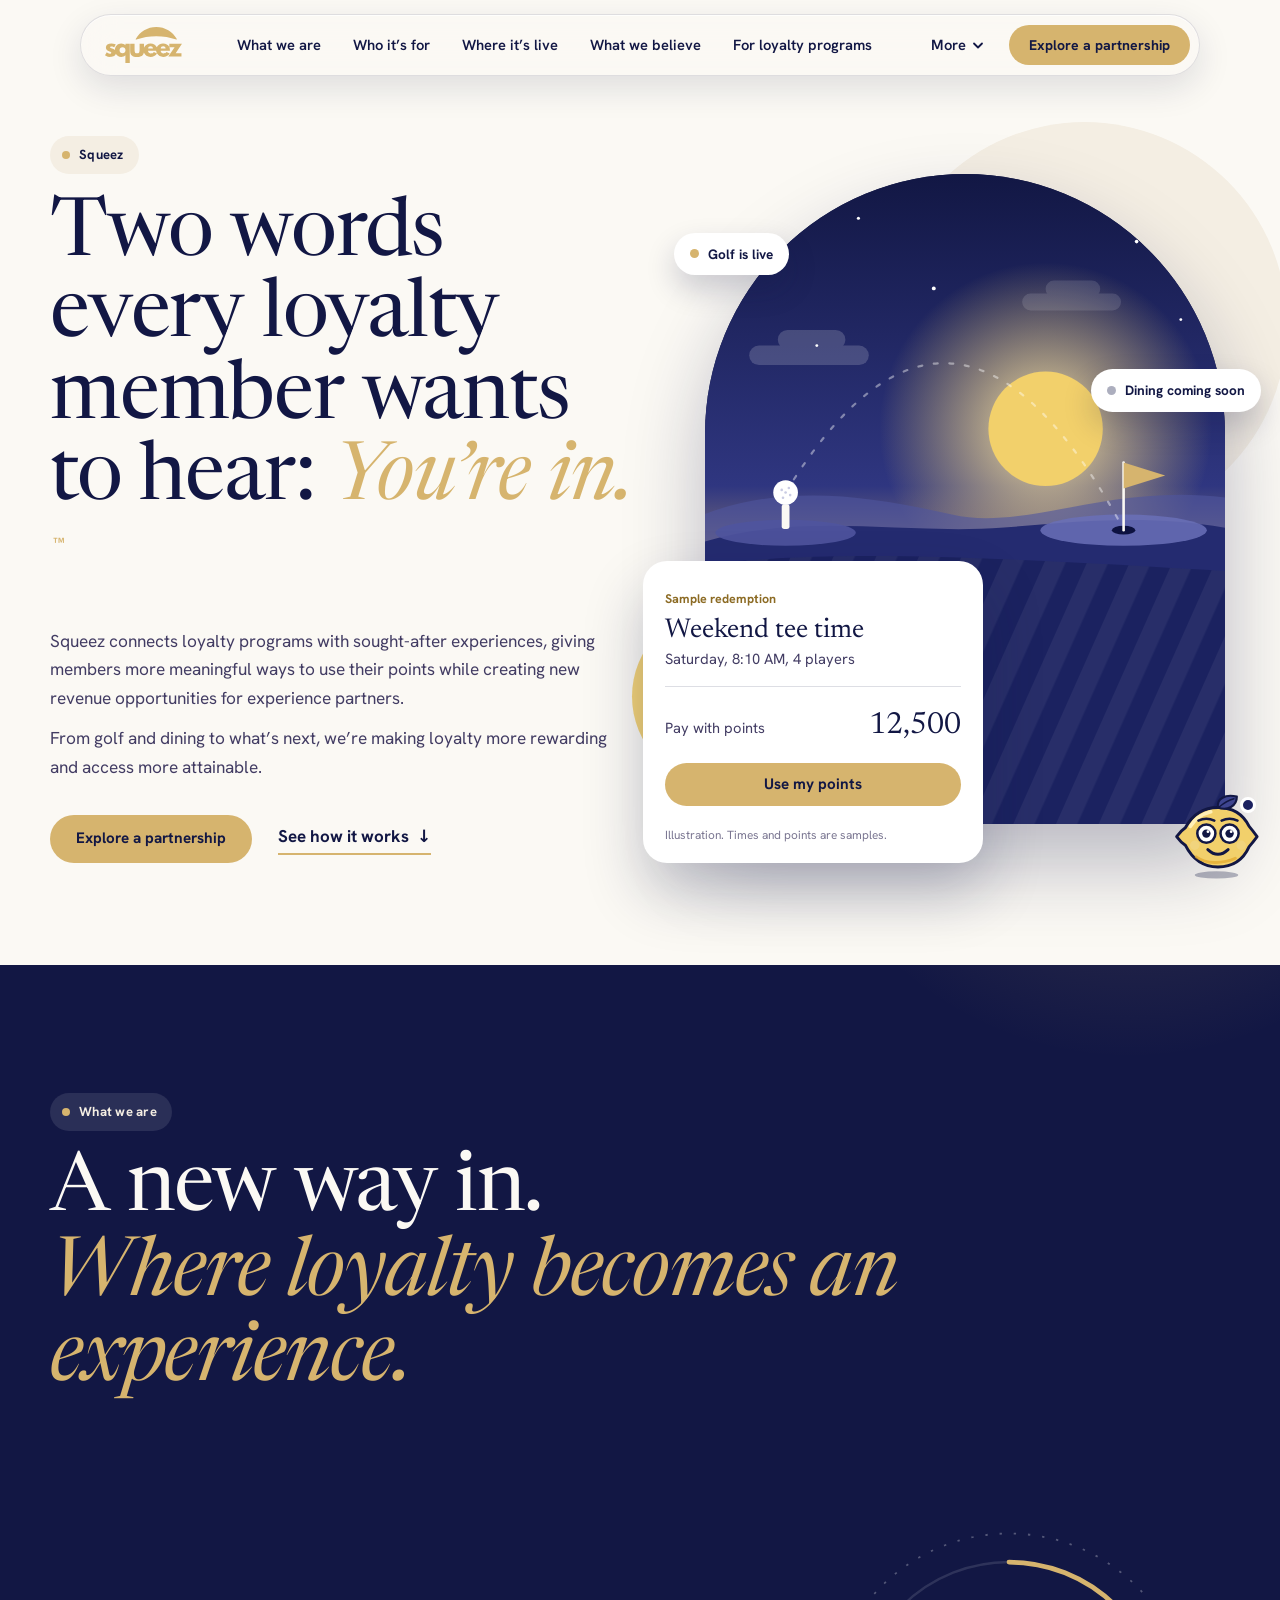
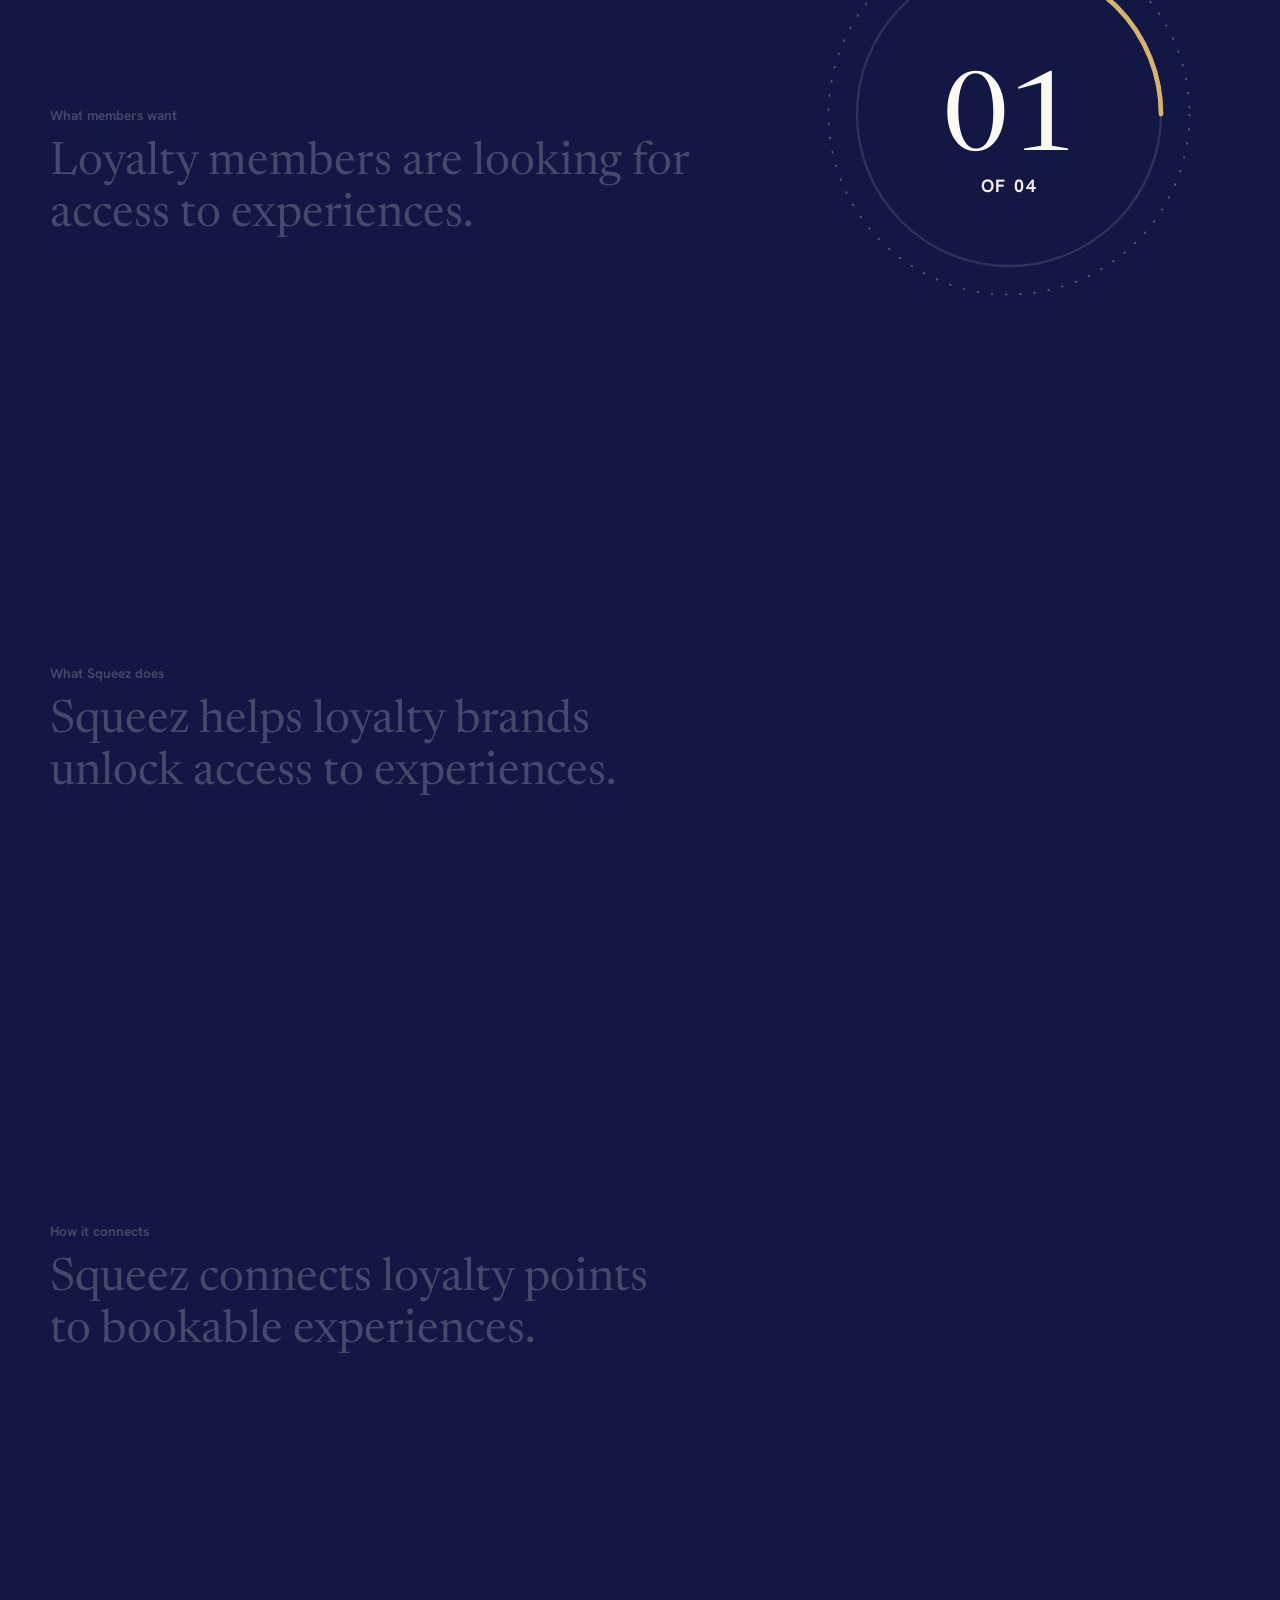
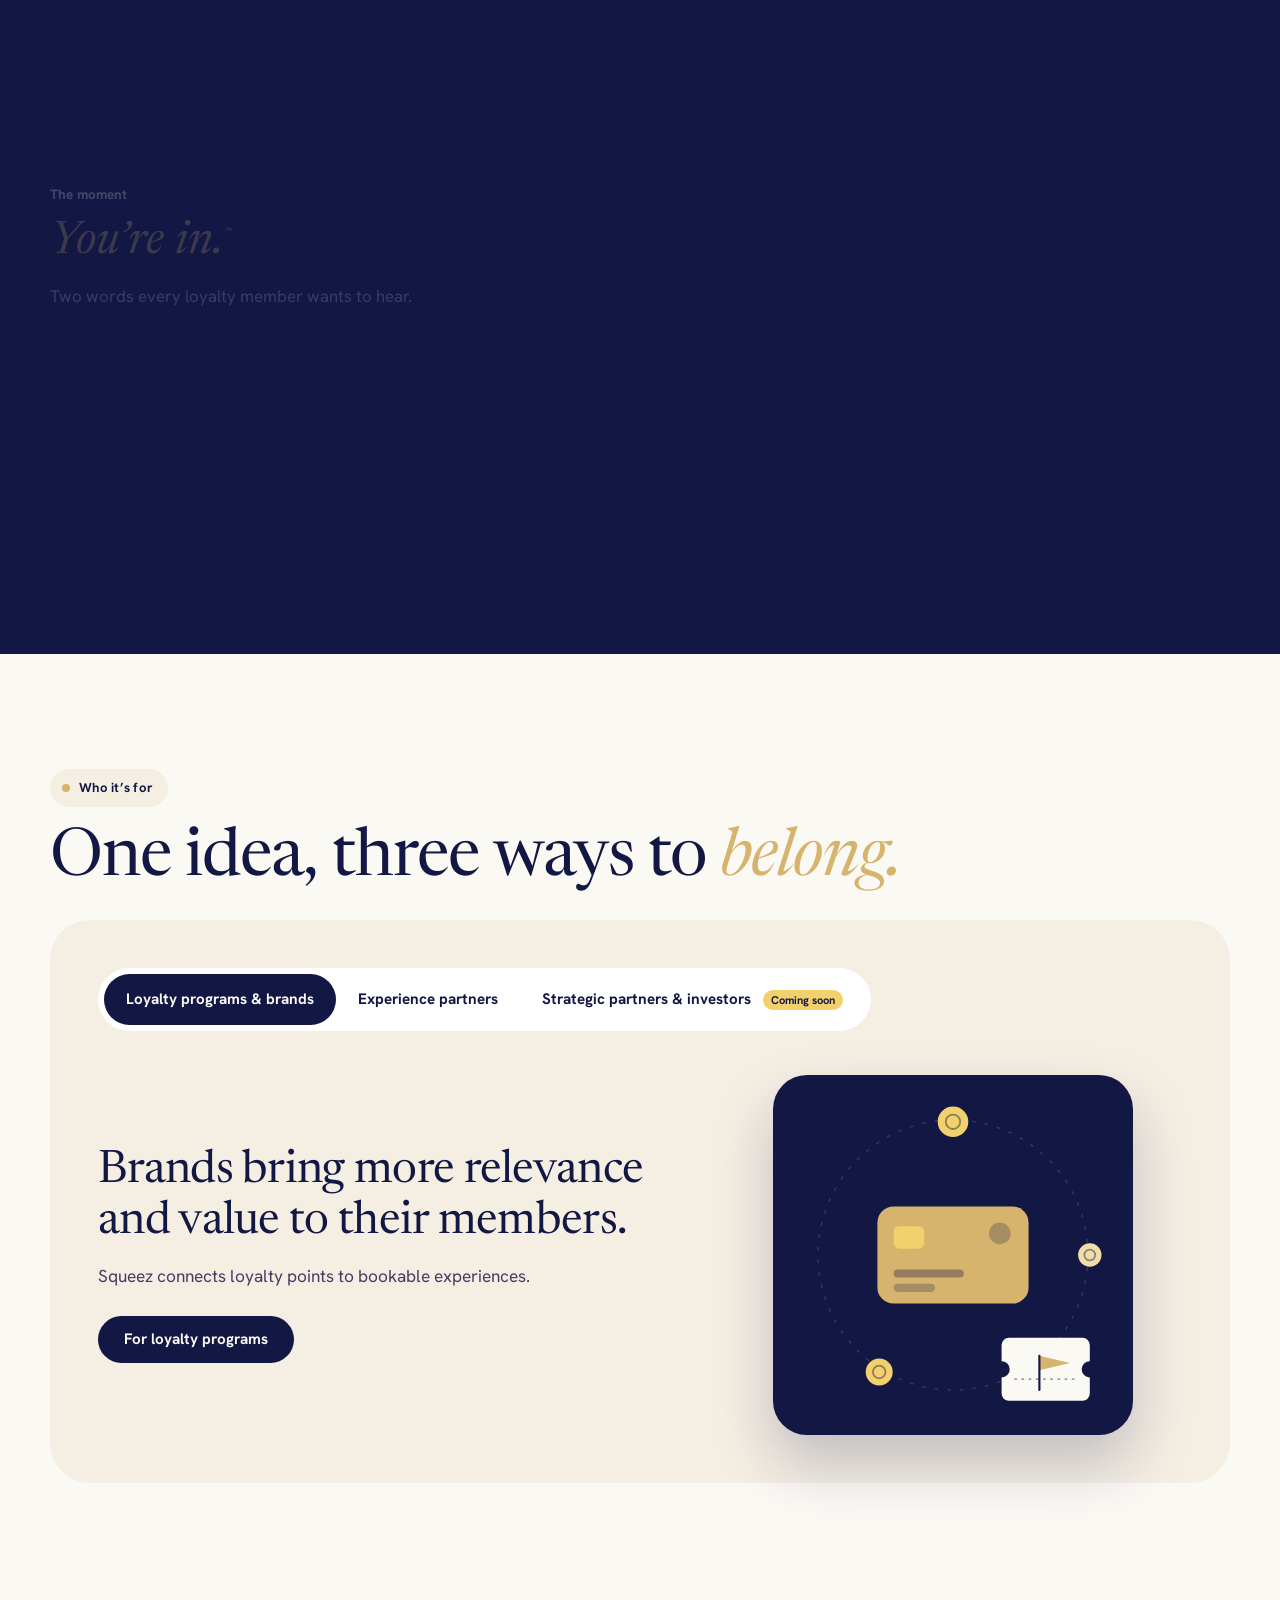
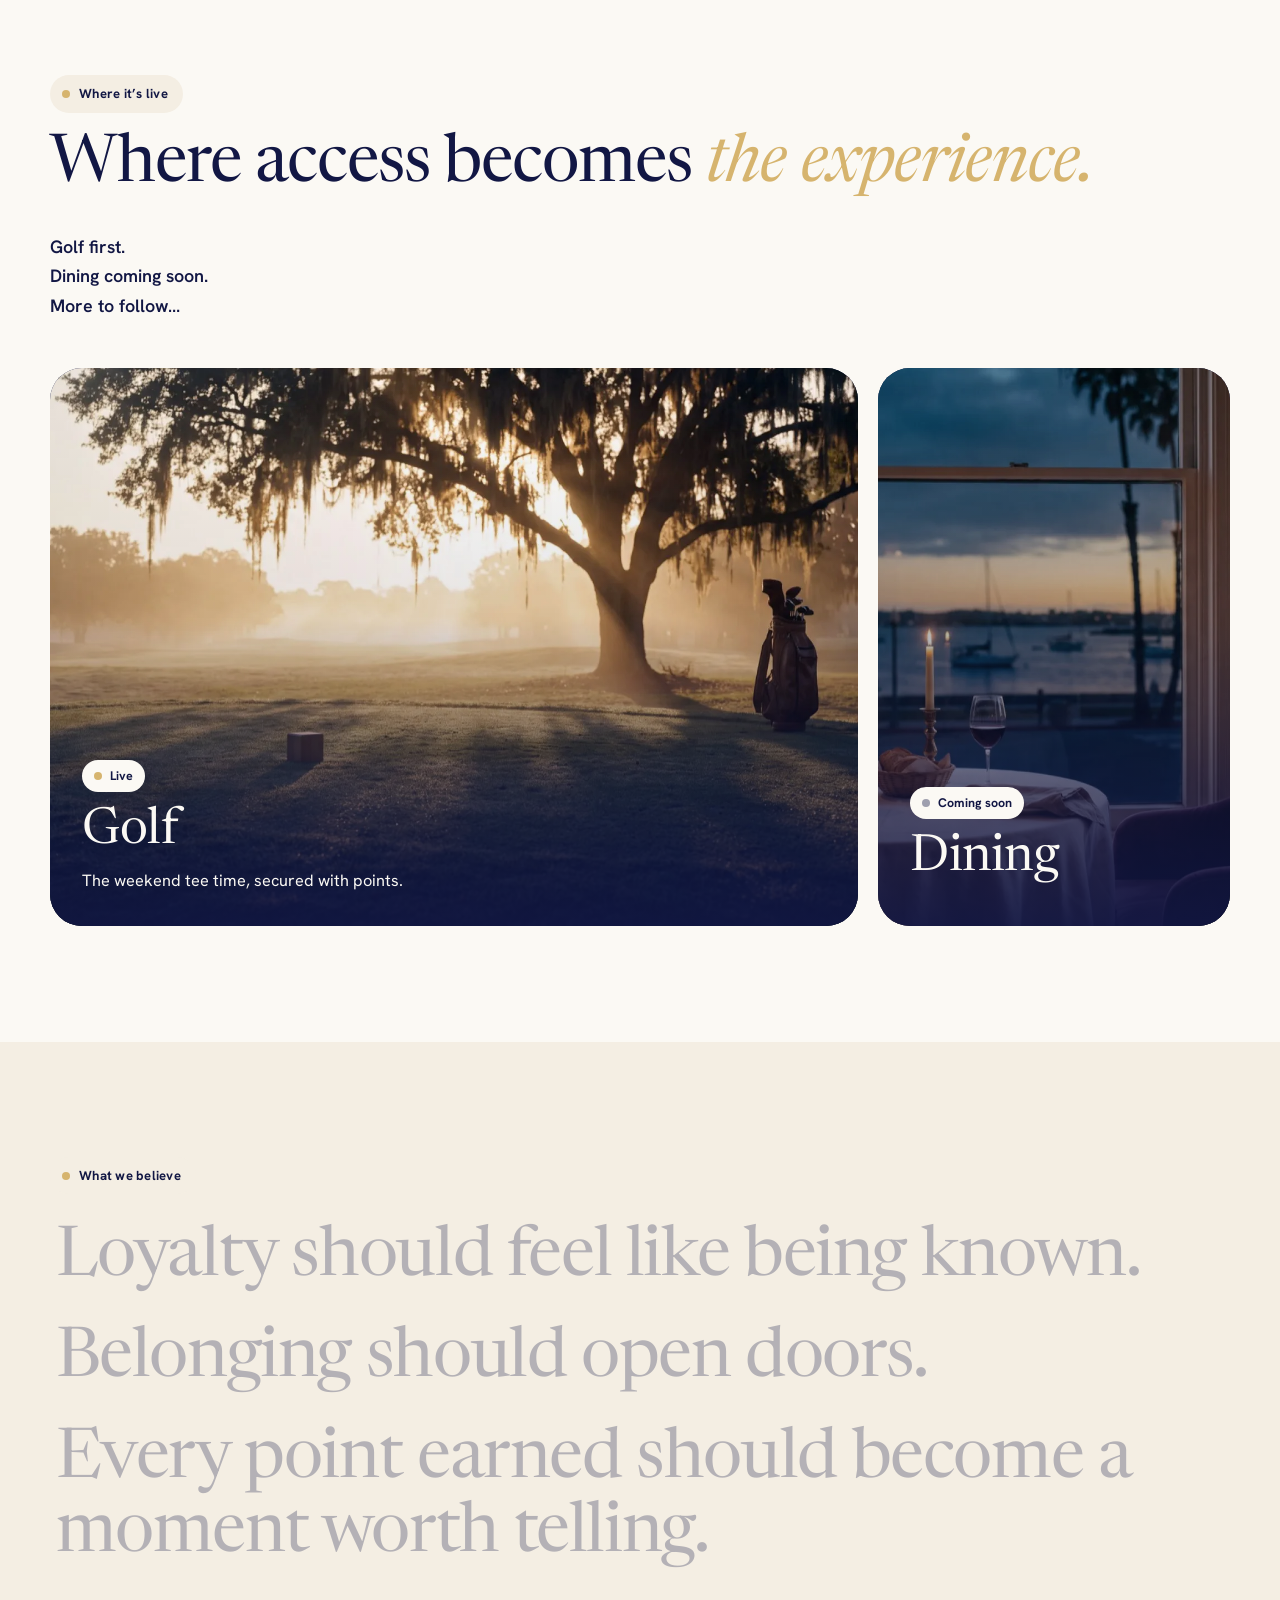
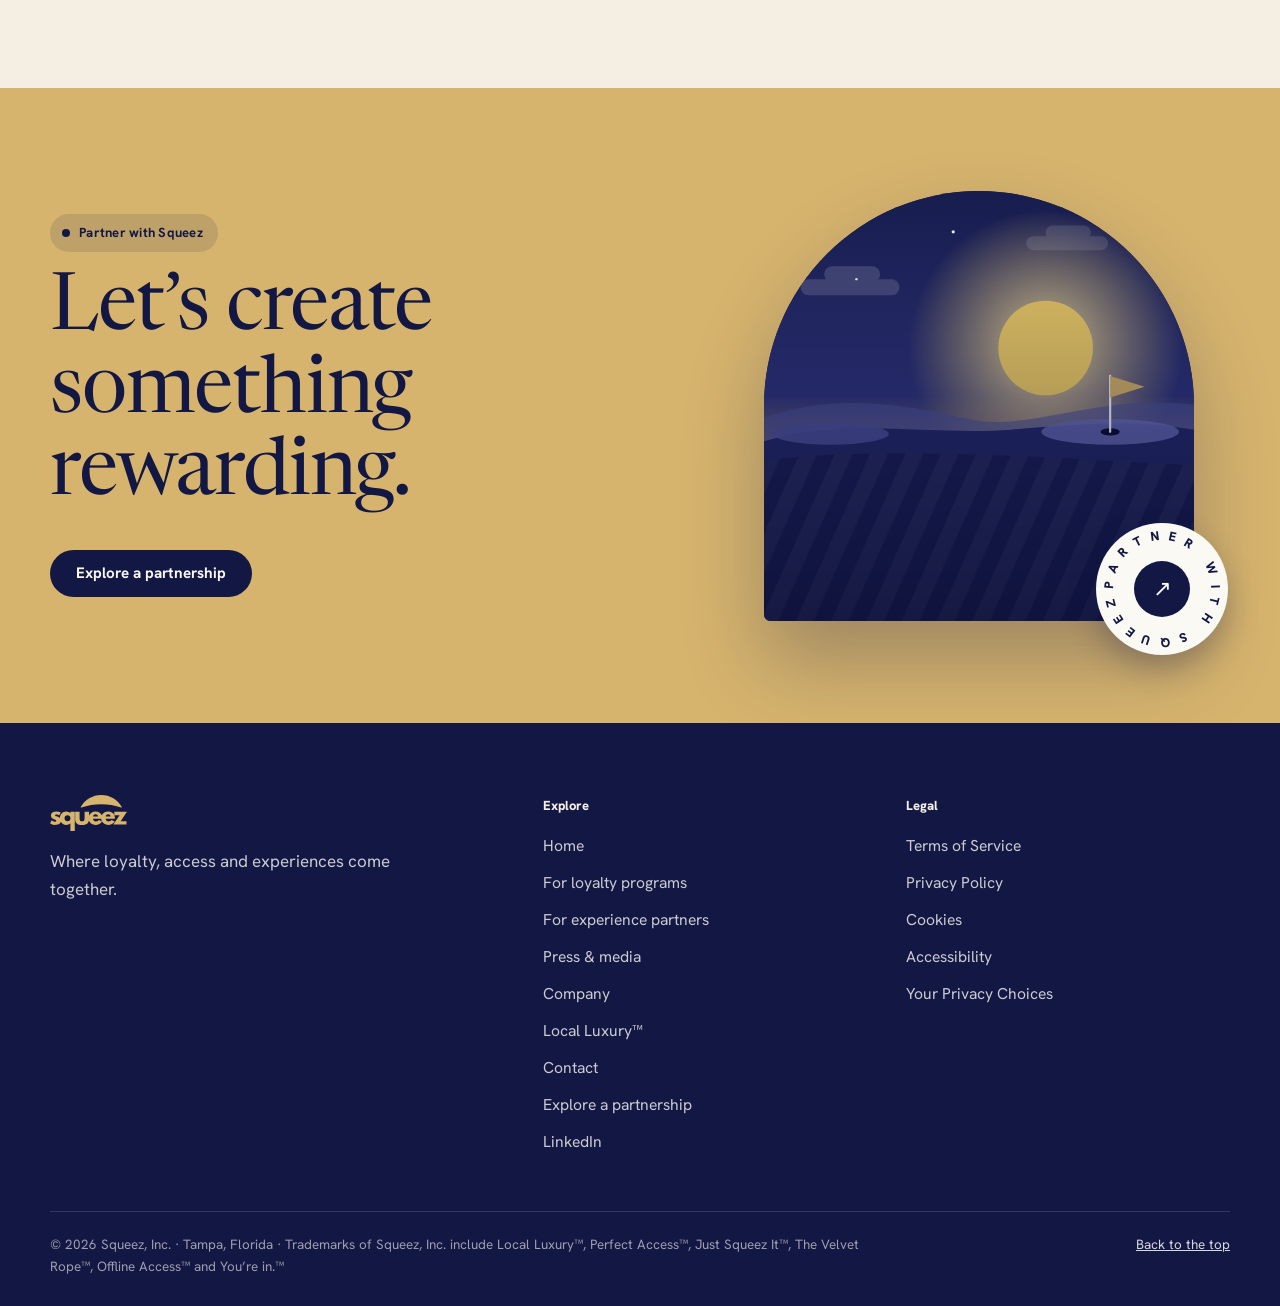
<file: versions/v2.2/index.html>
<!doctype html>
<html lang="en">
<head>
<meta charset="utf-8">
<meta name="viewport" content="width=device-width, initial-scale=1, viewport-fit=cover">
<title>Squeez · Where loyalty, access and experiences come together</title>
<meta name="description" content="Squeez connects loyalty programs with sought-after experiences, giving members more meaningful ways to use their points while creating new revenue opportunities for experience partners.">
<meta name="theme-color" content="#FBF9F4">
<meta property="og:title" content="Squeez · Where loyalty, access and experiences come together">
<meta property="og:description" content="Two words every loyalty member wants to hear: You’re in.™">
<meta property="og:type" content="website">
<link rel="icon" href="data:,">
<link rel="preconnect" href="https://fonts.googleapis.com">
<link rel="preconnect" href="https://fonts.gstatic.com" crossorigin>
<link href="https://fonts.googleapis.com/css2?family=Newsreader:ital,opsz,wght@0,6..72,300;0,6..72,400;1,6..72,300;1,6..72,400&family=Hanken+Grotesk:wght@400;500;600;700;800&display=swap" rel="stylesheet">
<script>document.documentElement.classList.add('js')</script>
<link rel="stylesheet" href="assets/mascot/mascot.css">
<style>
:root{
  --ink:#121744; --ink-2:#1C2260; --mint:#F4EEE3; --mint-2:#E8DFCD; --paper:#FBF9F4; --white:#fff;
  --coral:#D6B46E; --coral-d:#8C6B24; --sun:#F2D06B; --muted:#423C63; --line:rgba(18,23,68,.14);
  --serif:"Newsreader",Georgia,"Times New Roman",serif;
  --sans:"Hanken Grotesk",system-ui,-apple-system,"Segoe UI",sans-serif;
  --ease:cubic-bezier(.22,.61,.36,1); --out:cubic-bezier(.16,1,.3,1); --spring:cubic-bezier(.34,1.56,.64,1);
  --header:72px;
}
*{box-sizing:border-box;margin:0}
html{scroll-behavior:smooth;scroll-padding-top:96px;-webkit-text-size-adjust:100%;text-size-adjust:100%}
body{font-family:var(--sans);font-size:1.0625rem;line-height:1.65;color:var(--muted);background:var(--paper);-webkit-font-smoothing:antialiased;overflow-x:hidden;padding-left:env(safe-area-inset-left);padding-right:env(safe-area-inset-right)}
img{display:block;max-width:100%;height:auto}
a{color:inherit}
a,button{touch-action:manipulation;-webkit-tap-highlight-color:transparent}
:focus-visible{outline:3px solid var(--coral);outline-offset:3px;border-radius:8px}
.wrap{width:min(1180px,100% - 48px);margin-inline:auto}
.skip{position:absolute;left:12px;top:-60px;background:var(--ink);color:var(--paper);padding:10px 18px;border-radius:999px;font-weight:700;z-index:100;transition:top .2s}
.skip:focus{top:12px}
.eyebrow{display:inline-flex;align-items:center;gap:9px;font-size:.82rem;font-weight:700;letter-spacing:.02em;color:var(--ink);background:var(--mint);padding:8px 15px 8px 12px;border-radius:999px}
.eyebrow::before{content:"";width:8px;height:8px;border-radius:50%;background:var(--coral)}
.on-ink .eyebrow{background:rgba(255,255,255,.1);color:var(--mint)}
.btn{display:inline-flex;align-items:center;justify-content:center;gap:.55rem;background:var(--ink);color:var(--paper);font:inherit;font-weight:700;font-size:.95rem;line-height:1;padding:16px 26px;border-radius:999px;text-decoration:none;border:0;cursor:pointer;transition:background .25s,transform .6s var(--spring),box-shadow .4s;position:relative;overflow:hidden}
.btn:hover{background:var(--ink-2);transform:translateY(-3px);box-shadow:0 14px 28px rgba(18,23,68,.22)}
.btn:active{transform:translateY(0) scale(.97);transition-duration:.12s}
.btn.coral{background:var(--coral);color:var(--ink)}
.btn.coral:hover{background:#F4C877}
.btn[disabled]{cursor:default;opacity:.9}
.rip{position:absolute;border-radius:50%;pointer-events:none;background:rgba(255,255,255,.35);transform:scale(0);animation:rip .8s var(--out) forwards}
@keyframes rip{to{transform:scale(1);opacity:0}}
.link{font-weight:700;color:var(--ink);text-decoration:none;display:inline-flex;align-items:center;gap:8px;border-bottom:2px solid var(--coral);padding-bottom:3px;transition:gap .35s var(--out)}
.link:hover{gap:14px}
h1,h2,h3{font-family:var(--serif);font-weight:400;color:var(--ink);letter-spacing:-.015em}
h2{font-size:clamp(2.3rem,5.2vw,4.4rem);line-height:1.04;margin-top:18px}
h2 em,h1 em{font-style:italic;color:var(--coral)}
.on-ink h2{color:var(--paper)} .on-ink{color:rgba(251,249,244,.82)}

/* ---------- floating navbar ---------- */
.fnav{position:fixed;top:14px;left:0;right:0;z-index:60;display:flex;justify-content:center;padding-inline:12px;pointer-events:none;transition:transform .8s var(--out)}
.fnav.is-hidden{transform:translateY(calc(-100% - 28px))}
.fn-pill{pointer-events:auto;position:relative;display:flex;align-items:center;gap:6px;width:min(1120px,100%);height:62px;padding:0 9px 0 24px;border-radius:999px;background:rgba(251,249,244,.74);backdrop-filter:blur(18px) saturate(1.5);-webkit-backdrop-filter:blur(18px) saturate(1.5);border:1px solid rgba(18,23,68,.12);box-shadow:0 12px 34px rgba(18,23,68,.12),inset 0 1px 0 rgba(255,255,255,.7);transition:width .8s var(--out),height .5s var(--out),background .4s,box-shadow .5s}
.fnav.is-compact .fn-pill{width:min(940px,100%);height:56px;background:rgba(251,249,244,.9);box-shadow:0 20px 46px rgba(18,23,68,.2),inset 0 1px 0 #fff}
.logo{display:block;flex:none;margin-right:10px}
.logo img{width:78px;height:36px;transition:transform .5s var(--out)}
.logo:hover img{transform:scale(1.06) rotate(-2deg)}
.fn-nav{position:relative;flex:1;min-width:0;display:flex;justify-content:center;overflow:hidden}
.fn-list{list-style:none;padding:0;display:flex;gap:2px;position:relative}
.fn-list li{flex:none}
.fn-list li.is-over{display:none}
.fn-list a,.fn-more{position:relative;z-index:1;display:block;padding:10px 15px;border-radius:999px;color:var(--ink);font:inherit;font-weight:600;font-size:.92rem;line-height:1.2;text-decoration:none;white-space:nowrap;background:none;border:0;cursor:pointer;transition:color .35s,background .25s}
.fn-list a:hover,.fn-more:hover{background:var(--mint)}
.fn-list a.on{color:var(--paper);background:none}
.fn-ind{position:absolute;z-index:0;left:0;top:0;height:100%;width:0;border-radius:999px;background:var(--ink);opacity:0;transition:transform .7s var(--out),width .7s var(--out),opacity .4s;pointer-events:none}
.fn-more-wrap{position:relative;flex:none}
.fn-more{display:inline-flex;align-items:center;gap:6px}
.fn-more svg{width:12px;height:12px;transition:transform .5s var(--spring)}
.fn-more[aria-expanded=true] svg{transform:rotate(180deg)}
.fn-more.has-active::after{content:"";width:7px;height:7px;border-radius:50%;background:var(--coral)}
.fn-more[hidden]{display:none}
.fn-cta{flex:none;padding:13px 20px!important;font-size:.88rem!important;margin-left:4px}
.fn-burger{display:none;flex:none;width:46px;height:46px;border:0;border-radius:50%;background:var(--mint);cursor:pointer;place-items:center;align-content:center;gap:5px;padding:0}
.fn-burger span{display:block;width:18px;height:2px;border-radius:2px;background:var(--ink);transition:transform .5s var(--spring)}
.fn-burger[aria-expanded=true] span:first-child{transform:translateY(3.5px) rotate(45deg)}
.fn-burger[aria-expanded=true] span:last-child{transform:translateY(-3.5px) rotate(-45deg)}
.fn-progress{position:absolute;left:34px;right:34px;bottom:-1px;height:2px;border-radius:2px;background:var(--coral);transform-origin:0 50%;transform:scaleX(var(--sp,0));opacity:.9;pointer-events:none}
.fn-pop,.fn-sheet{position:absolute;top:calc(100% + 12px);background:var(--paper);border:1px solid var(--line);border-radius:26px;box-shadow:0 30px 70px rgba(18,23,68,.24);padding:10px;opacity:0;visibility:hidden;transform:translateY(-10px) scale(.96);transform-origin:top right;transition:opacity .3s var(--ease),transform .6s var(--spring),visibility 0s .6s}
.fn-pop.open,.fn-sheet.open{opacity:1;visibility:visible;transform:none;transition-delay:0s}
.fn-pop{right:0;min-width:250px}
.fn-sheet{left:0;right:0}
.fn-pop,.fn-sheet{max-height:calc(100vh - 110px);max-height:calc(100dvh - 110px);overflow-y:auto;overscroll-behavior:contain}
.fn-pop ul,.fn-sheet ul{list-style:none;padding:0;display:grid;gap:2px}
.fn-pop a,.fn-sheet a{display:block;padding:13px 16px;border-radius:18px;color:var(--ink);font-weight:700;font-size:1rem;text-decoration:none;transition:background .25s}
.fn-pop a:hover,.fn-sheet a:hover{background:var(--mint)}
.fn-pop a.on,.fn-sheet a.on{background:var(--ink);color:var(--paper)}
.fn-sheet .btn{width:100%;margin-top:8px}
@media(max-width:860px){
  .fn-nav,.fn-more-wrap{display:none}
  .fn-pill{padding-left:20px}
  .fn-cta{margin-left:auto}
  .fn-burger{display:grid}
}
@media(max-width:560px){.fn-cta{display:none}.fn-burger{margin-left:auto}.fn-pill{height:58px}}
@media(prefers-reduced-motion:reduce){.fnav{transition:none}}

/* ---------- hero ---------- */
.hero{position:relative;padding-block:calc(var(--header) + clamp(28px,5vw,64px)) clamp(56px,8vw,110px);overflow:hidden}
.hero-grid{display:grid;grid-template-columns:minmax(0,1.05fr) minmax(0,.95fr);gap:clamp(32px,5vw,80px);align-items:center}
h1{font-size:clamp(2.7rem,6.3vw,5.6rem);line-height:1.01;margin-top:22px;max-width:11.5em}
.tm{font-family:var(--sans);font-size:.2em;font-style:normal;font-weight:700;vertical-align:top;position:relative;top:.9em;margin-left:.2em;color:var(--coral)}
.hero-copy p.lead{max-width:34em;font-size:clamp(1.05rem,1.35vw,1.2rem);margin-top:24px}
.hero-copy p.lead+p.lead{margin-top:12px}
.actions{display:flex;align-items:center;gap:26px;flex-wrap:wrap;margin-top:34px}
.hero-visual{position:relative;justify-self:center;width:100%;max-width:520px}
.blob{position:absolute;width:78%;aspect-ratio:1;right:-12%;top:-8%;border-radius:50%;background:var(--mint);z-index:-1;animation:float 9s ease-in-out infinite alternate}
.blob.two{width:34%;left:-14%;right:auto;top:auto;bottom:6%;background:var(--sun);opacity:.9;animation-duration:7s}
@keyframes float{from{transform:translate(0,0)}to{transform:translate(0,-18px)}}
.arch{position:relative;overflow:hidden;border-radius:999px 999px 30px 30px;aspect-ratio:4/5;background:#121744;box-shadow:0 40px 80px rgba(18,23,68,.28)}
.scene{position:absolute;inset:0;width:100%;height:100%;display:block}
.scene .tb{transform-box:fill-box;transform-origin:center}
.scene .sun-glow{animation:sunpulse 7s ease-in-out infinite alternate}
@keyframes sunpulse{from{transform:scale(.94);opacity:.8}to{transform:scale(1.08);opacity:1}}
.scene .sun-core{animation:sunrise 14s ease-in-out infinite alternate}
@keyframes sunrise{from{transform:translateY(9px)}to{transform:translateY(-11px)}}
.scene .cloud{fill:#fff;opacity:.17;animation:cloudmove 48s linear infinite alternate}
.scene .c2{animation-duration:64s;opacity:.12}
@keyframes cloudmove{from{transform:translateX(-34px)}to{transform:translateX(48px)}}
.scene .tw{animation:twinkle 3.2s ease-in-out infinite}.scene .t2{animation-delay:-1.1s}.scene .t3{animation-delay:-2.2s}
@keyframes twinkle{0%,100%{opacity:.12}50%{opacity:.95}}
.scene .hills-back{animation:sway 18s ease-in-out infinite alternate}
@keyframes sway{from{transform:translateX(-9px)}to{transform:translateX(9px)}}
.scene .flag{transform-box:fill-box;transform-origin:0 50%;animation:wave 2.2s ease-in-out infinite alternate}
@keyframes wave{from{transform:skewY(-7deg) scaleX(1)}to{transform:skewY(7deg) scaleX(.86)}}
.scene.cheer .flag{animation-duration:.45s}
.scene .traj{fill:none;stroke:#fff;stroke-opacity:.42;stroke-width:1.7;stroke-dasharray:3 9;stroke-linecap:round;animation:flowd 2.4s linear infinite}
@keyframes flowd{to{stroke-dashoffset:-48}}
.scene .ball-idle{animation:ballbob 2.4s ease-in-out infinite alternate}
@keyframes ballbob{to{transform:translateY(-3px)}}
.scene .pt{fill:#D6B46E;opacity:0;animation:riseup 7s ease-in infinite}
.scene .p2{animation-delay:-1.8s}.scene .p3{animation-delay:-3.4s}.scene .p4{animation-delay:-5s}.scene .p5{animation-delay:-6.2s}
@keyframes riseup{0%{transform:translateY(0) scale(.6);opacity:0}15%{opacity:.9}100%{transform:translateY(-250px) scale(1);opacity:0}}
.scene .ring{fill:none;stroke:#FFE9A8;stroke-width:2;opacity:0;transform-box:fill-box;transform-origin:center}
.scene.landed .ring{animation:ringout 1.3s var(--out) forwards}
.scene.landed .r2{animation-delay:.12s}.scene.landed .r3{animation-delay:.24s}
@keyframes ringout{0%{transform:scale(.4);opacity:.95}100%{transform:scale(9);opacity:0}}
.scene .sp{opacity:0}
.scene.landed .sp{animation:spark 1.1s var(--out) forwards}
@keyframes spark{0%{transform:translate(0,0) scale(1);opacity:1}100%{transform:translate(var(--dx),var(--dy)) scale(.2);opacity:0}}
.cta-art .arch::after{content:"";position:absolute;inset:0;background:linear-gradient(180deg,rgba(18,23,68,.05),rgba(18,23,68,.5));mix-blend-mode:multiply;pointer-events:none}
@keyframes kb{from{transform:scale(1.02)}to{transform:scale(1.14) translate(-1.5%,-1%)}}
.chip{position:absolute;display:inline-flex;align-items:center;gap:9px;background:var(--white);color:var(--ink);font-weight:700;font-size:.85rem;padding:10px 16px;border-radius:999px;box-shadow:0 14px 30px rgba(18,23,68,.2);animation:float 6s ease-in-out infinite alternate}
.chip i{width:9px;height:9px;border-radius:50%;background:var(--coral);animation:pulse 1.8s ease-in-out infinite}
.chip.a{top:9%;left:-6%}
.chip.b{top:30%;right:-7%;animation-delay:-3s}
.chip.b i{background:var(--ink);animation:none;opacity:.35}
@keyframes pulse{0%,100%{box-shadow:0 0 0 0 rgba(214,180,110,.55)}60%{box-shadow:0 0 0 9px rgba(214,180,110,0)}}

/* the member moment */
.moment{position:absolute;left:-12%;bottom:-6%;width:min(340px,78%);background:var(--white);border-radius:24px;padding:22px 22px 18px;box-shadow:0 30px 60px rgba(18,23,68,.24);color:var(--muted)}
.moment .tag{font-size:.78rem;font-weight:700;color:var(--coral-d)}
.m-title{font-family:var(--serif);font-size:1.7rem;line-height:1.1;color:var(--ink);margin-top:4px}
.m-meta{font-size:.92rem;margin-top:2px}
.m-stage{position:relative;min-height:128px;margin-top:14px;border-top:1px solid var(--line)}
.m-layer{position:absolute;inset:14px 0 0;transition:opacity .6s var(--ease),transform .8s var(--out)}
.m-done{opacity:0;transform:translateY(10px);pointer-events:none}
.moment.is-done .m-ask{opacity:0;transform:translateY(-10px);pointer-events:none}
.moment.is-done .m-done{opacity:1;transform:none;pointer-events:auto}
.m-points{display:flex;justify-content:space-between;align-items:baseline;margin-bottom:12px;font-size:.92rem}
.m-points b{font-family:var(--serif);font-weight:400;font-size:1.9rem;color:var(--ink);font-variant-numeric:tabular-nums}
.m-ask .btn{width:100%;padding:14px 20px}
.m-bar{position:absolute;left:0;bottom:-2px;height:3px;width:0;background:var(--coral);border-radius:3px}
.moment.is-working .m-bar{width:100%;transition:width 1.3s linear}
.m-yes{display:flex;align-items:center;gap:12px}
.m-check{width:44px;height:44px;flex:none}
.m-check circle{fill:var(--mint);stroke:none;transform-origin:center;transform:scale(0)}
.m-check path{fill:none;stroke:var(--ink);stroke-width:2.6;stroke-linecap:round;stroke-linejoin:round;stroke-dasharray:40;stroke-dashoffset:40}
.moment.is-done .m-check circle{animation:pop .6s var(--spring) forwards}
.moment.is-done .m-check path{animation:draw .5s var(--ease) .35s forwards}
@keyframes pop{to{transform:scale(1)}}
@keyframes draw{to{stroke-dashoffset:0}}
.m-yes strong{font-family:var(--serif);font-style:italic;font-weight:400;font-size:2.3rem;line-height:1;color:var(--coral-d)}
.m-yes sup{font-family:var(--sans);font-size:.3em;font-style:normal;font-weight:700;vertical-align:top;position:relative;top:.7em}
.m-done p{margin-top:10px;font-size:.92rem}
.m-again{margin-top:6px;background:none;border:0;color:var(--ink);font:inherit;font-weight:700;font-size:.88rem;padding:6px 0;cursor:pointer;border-bottom:2px solid var(--coral)}
.m-note{margin-top:12px;font-size:.74rem;opacity:.7}

/* ---------- what we are: the story ---------- */
.what{background:var(--ink);padding-block:clamp(72px,10vw,140px);position:relative;overflow:hidden;overflow:clip;isolation:isolate}   /* clip, not hidden: hidden would switch off the sticky ring */
.what::before{content:"";position:absolute;width:60vw;max-width:760px;aspect-ratio:1;border-radius:50%;right:-18%;top:-22%;background:radial-gradient(circle,rgba(214,180,110,.22),transparent 65%);z-index:-1;animation:float 12s ease-in-out infinite alternate}
.what h2{max-width:12em;font-size:clamp(2.6rem,6.4vw,5.4rem)}
.story{display:grid;grid-template-columns:minmax(0,1.2fr) minmax(0,.8fr);gap:clamp(32px,6vw,96px);margin-top:clamp(48px,7vw,96px)}
.story-pin{position:sticky;top:calc(var(--header) + 36px);align-self:start;height:min(60vh,440px);display:grid;place-items:center}
.ring{width:min(100%,380px);height:auto;overflow:visible}
.ring .track{fill:none;stroke:rgba(255,255,255,.12);stroke-width:2}
.ring .prog{fill:none;stroke:var(--coral);stroke-width:4;stroke-linecap:round;transform:rotate(-90deg);transform-origin:center;transition:stroke-dashoffset .9s var(--out)}
.ring .spin{fill:none;stroke:rgba(255,255,255,.28);stroke-width:1.5;stroke-dasharray:2 10;transform-origin:center;animation:spinr 40s linear infinite}
@keyframes spinr{to{transform:rotate(360deg)}}
.ring text{font-family:var(--serif);fill:var(--paper);text-anchor:middle}
.ring .num{font-size:92px}
.ring .of{font-family:var(--sans);font-size:15px;font-weight:700;fill:var(--mint);letter-spacing:.1em}
.steps{display:grid}
.step{min-height:62vh;display:flex;flex-direction:column;justify-content:center;opacity:calc(.22 + var(--a,1) * .78);transition:opacity .25s linear}
.step .n{display:none;font-weight:800;font-size:.85rem;color:var(--coral);margin-bottom:10px}
.step .k{font-weight:700;font-size:.85rem;color:var(--mint);margin-bottom:12px}
.step p{font-family:var(--serif);font-size:clamp(1.9rem,3.6vw,3.1rem);line-height:1.12;color:var(--paper);max-width:14em}
.step p em{color:var(--coral)}
.step .sub{font-family:var(--sans);font-size:1.05rem;color:rgba(251,249,244,.75);margin-top:14px;max-width:26em}

/* ---------- who it's for: tabs ---------- */
.who{padding-block:clamp(64px,9vw,128px)}
.tabs{background:var(--mint);border-radius:40px;padding:clamp(20px,4vw,48px);margin-top:26px}
.tablist{position:relative;display:inline-flex;max-width:100%;background:var(--white);border-radius:999px;padding:6px;overflow-x:auto;scrollbar-width:none}
.tablist::-webkit-scrollbar{display:none}
.tab{position:relative;z-index:1;flex:none;background:none;border:0;font:inherit;font-weight:700;font-size:.95rem;color:var(--ink);padding:13px 22px;border-radius:999px;cursor:pointer;white-space:nowrap;transition:color .3s}
.tab[aria-selected=true]{color:var(--paper)}
.tab small{margin-left:8px;font-size:.7rem;background:var(--sun);color:var(--ink);padding:3px 8px;border-radius:999px}
.ind{position:absolute;z-index:0;top:6px;bottom:6px;left:0;border-radius:999px;background:var(--ink);transition:transform .6s var(--out),width .6s var(--out)}
.panels{position:relative;margin-top:clamp(24px,4vw,44px)}
.tp{display:none;grid-template-columns:minmax(0,1.1fr) minmax(0,.9fr);gap:clamp(24px,5vw,64px);align-items:center}
.tp.on{display:grid;animation:rise .9s var(--out)}
@keyframes rise{from{opacity:0;transform:translateY(20px)}to{opacity:1;transform:none}}
.tp h3{font-size:clamp(1.9rem,3.6vw,3rem);line-height:1.1}
.tp p{margin-top:14px;max-width:30em;font-size:1.08rem}
.tp .actions{margin-top:26px}
.art{justify-self:center;width:min(100%,360px);aspect-ratio:1;position:relative;border-radius:34px;background:var(--ink);overflow:hidden;box-shadow:0 30px 60px rgba(18,23,68,.22)}
.art svg{position:absolute;inset:0;width:100%;height:100%}
.ill .halo{fill:none;stroke:rgba(255,255,255,.14);stroke-width:1.6;stroke-dasharray:4 10;transform-origin:200px 200px;animation:spinr 40s linear infinite}
.ill .orbit{transform-origin:200px 200px;animation:spinr 15s linear infinite}
.ill .o2{animation-duration:22s;animation-direction:reverse}.ill .o3{animation-duration:28s}
.ill .coin{fill:#F2D06B}.ill .coin.sun{fill:#F0DDA8}.ill .coin-in{fill:none;stroke:#121744;stroke-width:2;opacity:.45}
.ill .tilt{transform-origin:200px 200px;animation:tilt 6s ease-in-out infinite alternate}
@keyframes tilt{from{transform:rotate(-7deg) translateY(5px)}to{transform:rotate(7deg) translateY(-7px)}}
.ill .flycoin{fill:#F2D06B;opacity:0;animation:coinfly 6s ease-in infinite}
@keyframes coinfly{0%,38%{transform:translate(0,0) scale(1);opacity:0}42%{opacity:1}58%{transform:translate(96px,86px) scale(.7);opacity:1}62%,100%{transform:translate(104px,92px) scale(.3);opacity:0}}
.ill .ticket{transform-box:fill-box;transform-origin:center;animation:ticketpop 6s var(--spring) infinite}
@keyframes ticketpop{0%,50%{transform:scale(0) rotate(-12deg);opacity:0}60%{transform:scale(1.12) rotate(4deg);opacity:1}66%,90%{transform:scale(1) rotate(0);opacity:1}100%{transform:scale(.9);opacity:0}}
.ill .rw{fill:rgba(255,255,255,.1)}.ill .rw.base{fill:rgba(255,255,255,.1)}
.ill .rw-sun{fill:#F2D06B;transform-box:fill-box;transform-origin:0 50%;animation:erode 9s ease-in-out infinite}
@keyframes erode{0%{transform:scaleX(1);opacity:1}46%{transform:scaleX(.5)}56%,92%{transform:scaleX(.5);opacity:1}100%{transform:scaleX(.5);opacity:0}}
.ill .rw-fill{fill:#D6B46E;transform-box:fill-box;transform-origin:0 50%;transform:scaleX(0);animation:fillrow 9s var(--ease) infinite}
@keyframes fillrow{0%,58%{transform:scaleX(0)}68%,92%{transform:scaleX(1);opacity:1}100%{transform:scaleX(1);opacity:0}}
.ill .member{animation:memberin 9s var(--spring) infinite}
@keyframes memberin{0%,48%{transform:translateX(140px);opacity:0}58%{transform:translateX(0);opacity:1}92%{transform:translateX(0);opacity:1}100%{transform:translateX(0);opacity:0}}
.ill .tick{fill:none;stroke:#121744;stroke-width:3.4;stroke-linecap:round;stroke-linejoin:round;stroke-dasharray:44;stroke-dashoffset:44;animation:tickdraw 9s ease infinite}
@keyframes tickdraw{0%,70%{stroke-dashoffset:44;opacity:1}78%,92%{stroke-dashoffset:0;opacity:1}100%{stroke-dashoffset:0;opacity:0}}
.ill .t-open{animation:topen 9s ease infinite}
@keyframes topen{0%,66%{fill:#121744}72%,92%{fill:#121744}}
.ill .bar{fill:#D6B46E;transform-box:fill-box;transform-origin:50% 100%;animation:bargrow 9s ease-in-out infinite}
.ill .b2{fill:#F2D06B;animation-delay:.25s}.ill .b3{animation-delay:.5s}.ill .b4{fill:#F4EEE3;animation-delay:.75s}
@keyframes bargrow{0%,55%{transform:scaleY(.25)}72%{transform:scaleY(1)}92%{transform:scaleY(1)}100%{transform:scaleY(.25)}}
.ill .link{stroke:rgba(255,255,255,.35);stroke-width:1.6;stroke-dasharray:4 7;animation:flowd 2.6s linear infinite}
.ill .slow{animation-duration:46s}
.ill .node{fill:#FBF9F4}.ill .node.coral{fill:#D6B46E}.ill .node.sun{fill:#F2D06B}
.ill .node.soon{fill:none;stroke:#FBF9F4;stroke-width:2;stroke-dasharray:3 4}
.ill .pulse{fill:none;stroke:#F2D06B;stroke-width:2;transform-box:fill-box;transform-origin:center;animation:pulsering 2.8s ease-out infinite}
@keyframes pulsering{0%{transform:scale(.9);opacity:.9}100%{transform:scale(2.3);opacity:0}}
.ill .trend{fill:none;stroke:#D6B46E;stroke-width:4;stroke-linecap:round;stroke-dasharray:420;stroke-dashoffset:420;animation:draw2 6s ease-in-out infinite}
@keyframes draw2{0%{stroke-dashoffset:420}60%,90%{stroke-dashoffset:0}100%{stroke-dashoffset:0;opacity:0}}
.ill .trend-dot{fill:#F2D06B;opacity:0;animation:dotin 6s ease-in-out infinite}
@keyframes dotin{0%,56%{opacity:0;transform:scale(0)}64%,90%{opacity:1;transform:scale(1)}100%{opacity:0}}
.ill .trend-dot{transform-box:fill-box;transform-origin:center}

/* ---------- where it's live: expanding panels ---------- */
.live{padding-block:clamp(40px,6vw,90px) clamp(64px,9vw,128px)}
.live-head{display:flex;justify-content:space-between;align-items:flex-end;gap:32px;flex-wrap:wrap}
.live-head>p{max-width:20em;font-size:clamp(1.05rem,1.4vw,1.2rem);color:var(--ink);font-weight:600}
.more::after{content:"…";display:inline-block;animation:dots 2.4s ease-in-out infinite}
@keyframes dots{0%,100%{opacity:.3}50%{opacity:1}}
.exp{display:flex;gap:clamp(12px,2vw,20px);height:clamp(420px,62vh,600px);margin-top:clamp(28px,4vw,48px)}
.xp{position:relative;flex:1 1 0;min-width:0;overflow:hidden;border:0;padding:0;border-radius:32px;background:var(--ink);color:var(--paper);text-align:left;cursor:pointer;font:inherit;transition:flex-grow .9s var(--out)}
.xp[aria-expanded=true]{flex-grow:2.3}
.xp img{position:absolute;inset:0;width:100%;height:100%;object-fit:cover;transition:transform 1.4s var(--out),filter .8s;filter:saturate(.85) brightness(.82);transform:scale(1.06);animation:kb 28s ease-in-out infinite alternate}
.xp[aria-expanded=true] img{filter:none}
.xp::after{content:"";position:absolute;inset:0;background:linear-gradient(0deg,rgba(18,23,68,.9) 0,rgba(18,23,68,.1) 55%,transparent);pointer-events:none}
.xp-cap{position:absolute;left:0;right:0;bottom:0;z-index:1;padding:clamp(18px,3vw,32px)}
.xp .tg{display:inline-flex;align-items:center;gap:8px;background:var(--paper);color:var(--ink);font-size:.78rem;font-weight:700;padding:6px 12px;border-radius:999px}
.xp .tg i{width:8px;height:8px;border-radius:50%;background:var(--coral)}
.xp.is-live .tg i{animation:pulse 1.8s ease-in-out infinite}
.xp:not(.is-live) .tg i{background:var(--ink);opacity:.4}
.xp h3{display:block;font-family:var(--serif);font-size:clamp(2rem,4vw,3.4rem);line-height:1;color:var(--paper);margin-top:14px}
.xp .d{display:block;max-width:24em;margin-top:10px;font-size:1.02rem;opacity:0;max-height:0;transform:translateY(10px);transition:all .7s var(--out)}
.xp[aria-expanded=true] .d{opacity:1;max-height:6em;transform:none}
.xp:focus-visible{outline-offset:-6px;outline-color:var(--sun)}

/* ---------- what we believe ---------- */
.believe{background:var(--mint);padding-block:clamp(64px,9vw,128px)}
.beliefs{display:grid;gap:clamp(14px,2.4vw,26px);margin-top:28px}
.belief{font-family:var(--serif);font-size:clamp(2rem,5.4vw,4.6rem);line-height:1.08;color:var(--ink);letter-spacing:-.02em;opacity:calc(.28 + var(--a,1) * .72);transition:opacity .3s linear;max-width:16em}
.belief span{background:linear-gradient(transparent 64%,var(--sun) 64%) 0 0/calc(var(--a,1) * 100%) 100% no-repeat;-webkit-box-decoration-break:clone;box-decoration-break:clone;padding:0 .08em}

/* ---------- partner ---------- */
.cta{background:var(--coral);color:var(--ink);padding-block:clamp(56px,8vw,110px);position:relative;overflow:hidden}
.cta .eyebrow{background:rgba(18,23,68,.12);color:var(--ink)}
.cta .eyebrow::before{background:var(--ink)}
.cta-grid{display:grid;grid-template-columns:minmax(0,1.1fr) minmax(0,.9fr);gap:clamp(28px,5vw,80px);align-items:center}
.cta h2{color:var(--ink);font-size:clamp(2.6rem,6.2vw,5.2rem)}
.cta .btn{margin-top:32px}
.cta p{margin-top:16px;max-width:28em;font-weight:600}
.cta-art{position:relative;justify-self:center;width:min(100%,430px)}
.cta-art .arch{aspect-ratio:1;border-radius:999px 999px 30px 30px}
.badge{position:absolute;right:-8%;bottom:-8%;width:132px;height:132px;border-radius:50%;background:var(--paper);box-shadow:0 14px 30px rgba(18,23,68,.28)}
.badge svg{width:100%;height:100%;animation:spinr 18s linear infinite}
.badge text{font-family:var(--sans);font-weight:800;font-size:13.5px;letter-spacing:.16em;fill:var(--ink)}
.badge .core{position:absolute;inset:0;display:grid;place-items:center}
.badge .core span{width:56px;height:56px;border-radius:50%;background:var(--ink);color:var(--paper);display:grid;place-items:center;font-size:1.4rem}

/* ---------- footer ---------- */
footer{background:var(--ink);color:rgba(251,249,244,.8);padding-block:clamp(40px,6vw,72px) 28px}
.f-grid{display:grid;grid-template-columns:1.4fr 1fr 1fr;gap:40px}
.f-grid img{width:78px;height:36px}
.f-tag{margin-top:16px;max-width:22em}
footer h4{font-size:.82rem;font-weight:800;color:var(--mint);margin-bottom:14px}
footer ul{list-style:none;padding:0;display:grid;gap:9px}
footer ul a{text-decoration:none;font-size:.98rem}
footer ul a:hover{color:var(--coral);text-decoration:underline;text-underline-offset:4px}
.f-base{margin-top:clamp(32px,5vw,56px);padding-top:22px;border-top:1px solid rgba(255,255,255,.14);display:flex;justify-content:space-between;gap:20px;flex-wrap:wrap;font-size:.84rem;color:rgba(251,249,244,.6)}
.f-base p{max-width:62em}
.f-base a{color:rgba(251,249,244,.85)}

/* ---------- entrance motion ---------- */
@media(prefers-reduced-motion:no-preference){
  .js .w{display:inline-block;overflow:hidden;vertical-align:top;padding:.1em .16em .22em;margin:-.1em -.16em -.22em}
  .js .w>i{display:inline-block;font-style:inherit;transform:translateY(112%) rotate(4deg);transition:transform 1.1s var(--out);transition-delay:calc(min(var(--i),12) * 65ms)}
  .js .in .w>i{transform:none}
  .js .rv{opacity:0;transform:translateY(28px);transition:opacity .9s var(--ease),transform 1.2s var(--out);transition-delay:var(--d,0ms)}
  .js .rv.in{opacity:1;transform:none}
  .js .arch.rv{transform:translateY(40px) scale(.96)}
  .js .arch.rv.in{transform:none}
  .js .moment.rv{transform:translateY(40px) scale(.94)}
  .js .moment.rv.in{transform:none}
}
.calm *,.calm *::before,.calm *::after{animation-play-state:paused!important}

/* ---------- responsive ---------- */
@media(max-width:960px){
  .hero-grid{grid-template-columns:1fr}
  .hero-visual{max-width:440px;margin-top:20px}
  .moment{left:50%;transform:translateX(-50%);bottom:-12%;width:min(340px,92%)}
  .js .moment.rv.in{transform:translateX(-50%)}
  .js .moment.rv{transform:translateX(-50%) translateY(40px)}
  .hero{padding-bottom:140px}
  .story{grid-template-columns:1fr}
  .story-pin{display:none}
  .step{min-height:0;padding-block:28px;border-top:1px solid rgba(255,255,255,.14);opacity:1}
  .step .n{display:block}
  .tp{grid-template-columns:1fr}.art{width:min(60%,240px)}
  .cta-grid{grid-template-columns:1fr}
  .f-grid{grid-template-columns:1fr 1fr}.f-grid>div:first-child{grid-column:1/-1}
}
@media(max-width:700px){
  .wrap{width:min(1180px,100% - 36px)}
  .exp{flex-direction:column;height:auto}
  .xp{flex:none;height:230px;transition:height .9s var(--out)}
  .xp[aria-expanded=true]{height:400px}
  .actions .btn,.cta .btn{width:100%}
  .chip.a{left:-2%}.chip.b{right:-2%}
  .tabs{border-radius:28px}
  .f-grid{grid-template-columns:1fr}
  .blob{right:-20%}
}
@media(hover:none){.btn:hover{transform:none;box-shadow:none}}
@media(max-height:480px) and (orientation:landscape){.hero{padding-bottom:100px}}

/* mascot, dressed for this palette */
.mx{
  --mx-body:#F2D06B; --mx-body-shade:#E3A92B; --mx-body-hi:#FFF0B8; --mx-leaf:#3E4590; --mx-ink:#121744; --mx-cheek:#F0DDA8;
  --mx-paper:#FBF9F4; --mx-card:#FFFFFF; --mx-muted:#423C63;
  --mx-head:#121744; --mx-head-2:#1C2260; --mx-head-text:#FBF9F4; --mx-head-muted:#B9BCD9;
  --mx-accent:#1C2260; --mx-accent-text:#FBF9F4; --mx-chip-hover:#F2D06B; --mx-shadow:#121744;
  --mx-display:"Newsreader",Georgia,serif; --mx-bw:2px; --mx-r:24px; --mx-sh-x:0px; --mx-sh-y:18px; --mx-sh-blur:34px; --mx-sh-alpha:.32;
}
@media (prefers-reduced-motion:reduce){*{animation:none!important;transition:none!important;scroll-behavior:auto!important}}
</style>
</head>
<body>
<a class="skip" href="#main">Skip to content</a>

<header class="fnav" id="fnav">
  <div class="fn-pill">
    <a class="logo" href="https://www.trysqueez.com/" aria-label="Squeez home"><img src="assets/img/wordmark-gold.svg" width="78" height="36" alt="Squeez"></a>

    <!-- The list below is the single source of truth. Add or remove an <li> and everything follows:
         items that do not fit move into "More", and the mobile sheet is rebuilt from it. Use data-sec to highlight a section. -->
    <nav class="fn-nav" id="fnNav" aria-label="Main">
      <ul class="fn-list" id="fnList">
        <li><a href="#what" data-sec="what">What we are</a></li>
        <li><a href="#who" data-sec="who">Who it’s for</a></li>
        <li><a href="#live" data-sec="live">Where it’s live</a></li>
        <li><a href="#believe" data-sec="believe">What we believe</a></li>
        <li><a href="https://www.trysqueez.com/loyalty-programs">For loyalty programs</a></li>
        <li><a href="https://www.trysqueez.com/experience-partners">For experience partners</a></li>
        <li><a href="https://www.trysqueez.com/press">Press &amp; media</a></li>
        <li><a href="https://www.trysqueez.com/company">Company</a></li>
        <li><a href="https://www.trysqueez.com/local-luxury">Local Luxury™</a></li>
      </ul>
      <span class="fn-ind" id="fnInd" aria-hidden="true"></span>
    </nav>

    <div class="fn-more-wrap">
      <button class="fn-more" id="fnMore" type="button" aria-expanded="false" aria-controls="fnPop" hidden>More <svg viewBox="0 0 12 12" aria-hidden="true"><path d="M2 4.5l4 4 4-4" fill="none" stroke="currentColor" stroke-width="1.8" stroke-linecap="round" stroke-linejoin="round"/></svg></button>
      <div class="fn-pop" id="fnPop"><ul></ul></div>
    </div>

    <a class="btn coral fn-cta" href="https://www.trysqueez.com/contact">Explore a partnership</a>
    <button class="fn-burger" id="fnBurger" type="button" aria-expanded="false" aria-controls="fnSheet" aria-label="Menu"><span></span><span></span></button>
    <div class="fn-sheet" id="fnSheet"><a class="btn coral" href="https://www.trysqueez.com/contact">Explore a partnership</a></div>
    <div class="fn-progress" id="fnProg" aria-hidden="true"></div>
  </div>
</header>

<main id="main">

<!-- HERO -->
<section class="hero" id="top">
  <div class="wrap hero-grid">
    <div class="hero-copy">
      <span class="eyebrow rv">Squeez</span>
      <h1 data-split>Two words every loyalty member wants to hear: <em>You’re in.</em><sup class="tm">™</sup></h1>
      <p class="lead rv" style="--d:450ms">Squeez connects loyalty programs with sought-after experiences, giving members more meaningful ways to use their points while creating new revenue opportunities for experience partners.</p>
      <p class="lead rv" style="--d:560ms">From golf and dining to what’s next, we’re making loyalty more rewarding and access more attainable.</p>
      <div class="actions rv" style="--d:700ms">
        <a class="btn coral" href="https://www.trysqueez.com/contact">Explore a partnership</a>
        <a class="link" href="#what">See how it works <span aria-hidden="true">↓</span></a>
      </div>
    </div>

    <div class="hero-visual">
      <span class="blob" aria-hidden="true"></span><span class="blob two" aria-hidden="true"></span>
      <div class="arch rv" id="heroScene" style="--d:200ms" aria-hidden="true">
        <svg class="scene" viewBox="0 0 400 500" preserveAspectRatio="xMidYMid slice" focusable="false">
          <defs>
            <linearGradient id="skyG" x1="0" y1="0" x2="0" y2="1"><stop offset="0" stop-color="#121744"/><stop offset=".48" stop-color="#2F3680"/><stop offset=".74" stop-color="#F4C877"/><stop offset="1" stop-color="#F0DDA8"/></linearGradient>
            <radialGradient id="sunG"><stop offset="0" stop-color="#FFE9A8" stop-opacity=".95"/><stop offset="1" stop-color="#F2D06B" stop-opacity="0"/></radialGradient>
            <pattern id="mow" width="30" height="30" patternUnits="userSpaceOnUse" patternTransform="rotate(24)"><rect width="15" height="30" fill="#fff" opacity=".055"/></pattern>
          </defs>
          <rect width="400" height="500" fill="url(#skyG)"/>
          <g class="stars" fill="#fff"><circle class="tw" cx="52" cy="64" r="1.6"/><circle class="tw t2" cx="118" cy="34" r="1.2"/><circle class="tw t3" cx="176" cy="88" r="1.5"/><circle class="tw" cx="332" cy="52" r="1.4"/><circle class="tw t2" cx="366" cy="112" r="1.1"/><circle class="tw t3" cx="86" cy="132" r="1.1"/></g>
          <g class="sun">
            <circle class="sun-glow tb" cx="262" cy="196" r="128" fill="url(#sunG)"/>
            <circle class="sun-core tb" cx="262" cy="196" r="44" fill="#F2D06B"/>
          </g>
          <g class="cloud c1"><rect x="34" y="132" width="92" height="15" rx="7.5"/><rect x="56" y="120" width="52" height="15" rx="7.5"/></g>
          <g class="cloud c2"><rect x="244" y="92" width="76" height="13" rx="6.5"/><rect x="262" y="82" width="42" height="13" rx="6.5"/></g>
          <path class="hills-back" d="M-20 270 C50 236 120 246 190 262 C250 276 320 232 420 252 V520 H-20Z" fill="#4F559F" opacity=".6"/>
          <path d="M-10 286 C70 258 150 278 230 272 C300 266 350 262 410 274 V520 H-10Z" fill="#242B70"/>
          <ellipse cx="322" cy="274" rx="64" ry="12" fill="#6A70B8" opacity=".85"/>
          <ellipse cx="62" cy="276" rx="54" ry="10" fill="#4F559F" opacity=".9"/>
          <ellipse cx="322" cy="274" rx="9" ry="3.4" fill="#0D1240"/>
          <line x1="322" y1="274" x2="322" y2="222" stroke="#FBF9F4" stroke-width="2" stroke-linecap="round"/>
          <path class="flag" d="M322 222 L354 232 L322 242 Z" fill="#D6B46E"/>
          <path d="M-10 302 C90 288 210 294 410 306 V520 H-10Z" fill="#1B2260"/>
          <path d="M-10 302 C90 288 210 294 410 306 V520 H-10Z" fill="url(#mow)"/>
          <path class="traj" d="M62 245 Q190 36 318 266"/>
          <rect x="59" y="254" width="6" height="19" rx="2" fill="#FBF9F4"/>
          <g id="trail" fill="#fff"><circle r="6"/><circle r="5"/><circle r="4"/><circle r="3.2"/><circle r="2.4"/></g>
          <g id="ball" transform="translate(62,245)"><g class="ball-idle"><circle r="9.5" fill="#fff"/><circle cx="-3" cy="-2" r="1" fill="#C9CBE3"/><circle cx="2.5" cy="-3.5" r="1" fill="#C9CBE3"/><circle cx="3.5" cy="2" r="1" fill="#C9CBE3"/><circle cx="-2" cy="4" r="1" fill="#C9CBE3"/><circle cx="0" cy="0" r="1" fill="#C9CBE3"/></g></g>
          <g id="burst" transform="translate(322,270)">
            <circle class="ring r1" r="8"/><circle class="ring r2" r="8"/><circle class="ring r3" r="8"/>
            <circle class="sp" r="3.4" fill="#D6B46E" style="--dx:-64px;--dy:-46px"/><circle class="sp" r="2.8" fill="#F2D06B" style="--dx:-34px;--dy:-78px"/><circle class="sp" r="3.4" fill="#fff" style="--dx:6px;--dy:-90px"/>
            <circle class="sp" r="2.8" fill="#D6B46E" style="--dx:44px;--dy:-72px"/><circle class="sp" r="3.4" fill="#F2D06B" style="--dx:70px;--dy:-38px"/><circle class="sp" r="2.6" fill="#fff" style="--dx:-80px;--dy:-14px"/>
            <circle class="sp" r="2.6" fill="#F2D06B" style="--dx:78px;--dy:-4px"/><circle class="sp" r="3" fill="#fff" style="--dx:-18px;--dy:-58px"/>
          </g>
          <g class="pts"><circle class="pt" cx="160" cy="496" r="5"/><circle class="pt p2" cx="230" cy="500" r="3.6"/><circle class="pt p3" cx="300" cy="494" r="4.6"/><circle class="pt p4" cx="90" cy="498" r="3.4"/><circle class="pt p5" cx="360" cy="500" r="3.8"/></g>
        </svg>
      </div>
      <span class="chip a" aria-hidden="true"><i></i>Golf is live</span>
      <span class="chip b" aria-hidden="true"><i></i>Dining coming soon</span>

      <aside class="moment rv" id="moment" style="--d:900ms" aria-label="A sample redemption">
        <span class="tag">Sample redemption</span>
        <p class="m-title">Weekend tee time</p>
        <p class="m-meta" id="mMeta">Saturday, 8:10 AM, 4 players</p>
        <div class="m-stage">
          <div class="m-layer m-ask">
            <div class="m-points"><span>Pay with points</span><b id="mPts">12,500</b></div>
            <button class="btn coral" id="mBtn" type="button">Use my points</button>
            <span class="m-bar" aria-hidden="true"></span>
          </div>
          <div class="m-layer m-done" aria-hidden="true">
            <div class="m-yes">
              <svg class="m-check" viewBox="0 0 44 44" aria-hidden="true"><circle cx="22" cy="22" r="21"/><path d="M13 23l6 6 12-13"/></svg>
              <strong>You’re in.<sup>™</sup></strong>
            </div>
            <p id="mDone">Saturday, 8:10 AM, 4 players. Confirmed.</p>
            <button class="m-again" id="mAgain" type="button">See another</button>
          </div>
        </div>
        <p class="m-note">Illustration. Times and points are samples.</p>
        <div id="mLive" role="status" aria-live="polite" style="position:absolute;left:-9999px"></div>
      </aside>
    </div>
  </div>
</section>

<!-- WHAT WE ARE -->
<section class="what on-ink" id="what">
  <div class="wrap">
    <span class="eyebrow rv">What we are</span>
    <h2 data-split>A new way in. <em>Where loyalty becomes an experience.</em></h2>

    <div class="story">
      <div class="steps" id="steps">
        <div class="step"><span class="n">01 of 04</span><span class="k">What members want</span><p>Loyalty members are looking for access to experiences.</p></div>
        <div class="step"><span class="n">02 of 04</span><span class="k">What Squeez does</span><p>Squeez helps loyalty brands unlock access to experiences.</p></div>
        <div class="step"><span class="n">03 of 04</span><span class="k">How it connects</span><p>Squeez connects loyalty points to bookable experiences.</p></div>
        <div class="step"><span class="n">04 of 04</span><span class="k">The moment</span><p><em>You’re in.</em><sup class="tm" style="color:var(--coral)">™</sup></p><span class="sub">Two words every loyalty member wants to hear.</span></div>
      </div>
      <div class="story-pin" aria-hidden="true">
        <svg class="ring" viewBox="0 0 320 320">
          <circle class="spin" cx="160" cy="160" r="152"/>
          <circle class="track" cx="160" cy="160" r="128"/>
          <circle class="prog" id="sProg" cx="160" cy="160" r="128" stroke-dasharray="804" stroke-dashoffset="603"/>
          <text class="num" id="sNum" x="160" y="190">01</text>
          <text class="of" x="160" y="226">OF 04</text>
        </svg>
      </div>
    </div>
  </div>
</section>

<!-- WHO IT'S FOR -->
<section class="who" id="who">
  <div class="wrap">
    <span class="eyebrow rv">Who it’s for</span>
    <h2 data-split style="max-width:13em">One idea, three ways to <em>belong.</em></h2>

    <div class="tabs rv">
      <div class="tablist" role="tablist" aria-label="Who Squeez is for" id="tablist">
        <span class="ind" id="ind" aria-hidden="true"></span>
        <button class="tab" role="tab" id="t-loyalty" aria-controls="p-loyalty" aria-selected="true" data-k="loyalty">Loyalty programs &amp; brands</button>
        <button class="tab" role="tab" id="t-experience" aria-controls="p-experience" aria-selected="false" tabindex="-1" data-k="experience">Experience partners</button>
        <button class="tab" role="tab" id="t-strategic" aria-controls="p-strategic" aria-selected="false" tabindex="-1" data-k="strategic">Strategic partners &amp; investors <small>Coming soon</small></button>
      </div>

      <div class="panels">
        <div class="tp on" role="tabpanel" id="p-loyalty" aria-labelledby="t-loyalty" data-k="loyalty">
          <div>
            <h3>Brands bring more relevance and value to their members.</h3>
            <p>Squeez connects loyalty points to bookable experiences.</p>
            <div class="actions"><a class="btn" href="https://www.trysqueez.com/loyalty-programs">For loyalty programs</a></div>
          </div>
          <div class="art" aria-hidden="true"><svg class="ill" viewBox="0 0 400 400" focusable="false">
            <circle class="halo" cx="200" cy="200" r="150"/>
            <g class="orbit o1"><circle class="coin" cx="200" cy="52" r="17"/><circle class="coin-in" cx="200" cy="52" r="8"/></g>
            <g class="orbit o2"><circle class="coin sun" cx="352" cy="200" r="13"/><circle class="coin-in" cx="352" cy="200" r="6"/></g>
            <g class="orbit o3"><circle class="coin" cx="118" cy="330" r="15"/><circle class="coin-in" cx="118" cy="330" r="7"/></g>
            <g class="tilt"><rect x="116" y="146" width="168" height="108" rx="18" fill="#D6B46E"/><rect x="134" y="168" width="34" height="25" rx="6" fill="#F2D06B"/><rect x="134" y="216" width="78" height="9" rx="4.5" fill="#121744" opacity=".35"/><rect x="134" y="232" width="46" height="9" rx="4.5" fill="#121744" opacity=".25"/><circle cx="252" cy="176" r="12" fill="#121744" opacity=".25"/></g>
            <circle class="flycoin" cx="214" cy="222" r="9"/>
            <g class="ticket"><path d="M262 292 h82 a8 8 0 0 1 8 8 v18 a9 9 0 0 0 0 18 v18 a8 8 0 0 1 -8 8 h-82 a8 8 0 0 1 -8 -8 v-18 a9 9 0 0 0 0 -18 v-18 a8 8 0 0 1 8 -8z" fill="#FBF9F4"/><line x1="268" y1="338" x2="338" y2="338" stroke="#121744" stroke-width="2" stroke-dasharray="3 5" opacity=".4"/><path d="M296 312 l34 8 -34 8z" fill="#D6B46E"/><line x1="296" y1="312" x2="296" y2="350" stroke="#121744" stroke-width="2.4" stroke-linecap="round"/></g>
          </svg></div>
        </div>
        <div class="tp" role="tabpanel" id="p-experience" aria-labelledby="t-experience" data-k="experience" hidden>
          <div>
            <h3>Operators unlock new reach and revenue.</h3>
            <p>Squeez connects loyalty points to bookable experiences.</p>
            <div class="actions"><a class="btn" href="https://www.trysqueez.com/experience-partners">For experience partners</a></div>
          </div>
          <div class="art" aria-hidden="true"><svg class="ill" viewBox="0 0 400 400" focusable="false">
            <g transform="translate(46,52)" font-family="Manrope,sans-serif" font-size="12" font-weight="700">
              <g><rect class="rw" x="0" y="0" width="308" height="40" rx="20"/><text x="20" y="25" fill="#B9BCD9">3:40</text><rect x="86" y="16" width="120" height="8" rx="4" fill="#fff" opacity=".28"/></g>
              <g><rect class="rw" x="0" y="58" width="308" height="40" rx="20"/><text x="20" y="83" fill="#B9BCD9">3:50</text><rect x="86" y="74" width="92" height="8" rx="4" fill="#fff" opacity=".28"/></g>
              <g><rect class="rw base" x="0" y="116" width="308" height="40" rx="20"/><rect class="rw-sun" x="0" y="116" width="308" height="40" rx="20"/><rect class="rw-fill" x="0" y="116" width="308" height="40" rx="20"/><text x="20" y="141" fill="#121744" class="t-open">4:10</text>
                <g class="member"><rect x="190" y="121" width="108" height="30" rx="15" fill="#fff"/><circle cx="206" cy="136" r="7" fill="#D6B46E"/><text x="220" y="141" fill="#121744">Member</text></g>
                <path class="tick" d="M276 136 l8 8 16 -18"/></g>
              <g><rect class="rw" x="0" y="174" width="308" height="40" rx="20"/><text x="20" y="199" fill="#B9BCD9">4:20</text><rect x="86" y="190" width="104" height="8" rx="4" fill="#fff" opacity=".28"/></g>
              <g><rect class="rw" x="0" y="232" width="308" height="40" rx="20"/><text x="20" y="257" fill="#B9BCD9">4:30</text><rect x="86" y="248" width="76" height="8" rx="4" fill="#fff" opacity=".28"/></g>
            </g>
            <g class="bars"><rect class="bar b1" x="62" y="344" width="22" height="30" rx="5"/><rect class="bar b2" x="96" y="344" width="22" height="30" rx="5"/><rect class="bar b3" x="130" y="344" width="22" height="30" rx="5"/><rect class="bar b4" x="164" y="344" width="22" height="30" rx="5"/></g>
          </svg></div>
        </div>
        <div class="tp" role="tabpanel" id="p-strategic" aria-labelledby="t-strategic" data-k="strategic" hidden>
          <div>
            <h3>Strategic partners and investors. Coming soon.</h3>
            <p>If this is you, we would like to hear from you.</p>
            <div class="actions"><a class="btn coral" href="https://www.trysqueez.com/contact">Explore a partnership</a></div>
          </div>
          <div class="art" aria-hidden="true"><svg class="ill" viewBox="0 0 400 400" focusable="false">
            <circle class="halo" cx="200" cy="170" r="128"/>
            <g class="net"><g class="orbit slow">
              <line class="link" x1="200" y1="170" x2="200" y2="52"/><line class="link l2" x1="200" y1="170" x2="312" y2="134"/><line class="link l3" x1="200" y1="170" x2="290" y2="262"/><line class="link l4" x1="200" y1="170" x2="110" y2="262"/><line class="link l5" x1="200" y1="170" x2="88" y2="134"/>
              <circle class="node" cx="200" cy="52" r="13"/><circle class="node coral" cx="312" cy="134" r="11"/><circle class="node" cx="290" cy="262" r="13"/><circle class="node soon" cx="110" cy="262" r="12"/><circle class="node sun" cx="88" cy="134" r="10"/>
            </g></g>
            <circle class="pulse" cx="200" cy="170" r="30"/><circle cx="200" cy="170" r="28" fill="#F2D06B"/><circle cx="200" cy="170" r="12" fill="#121744" opacity=".18"/>
            <path class="trend" d="M44 352 C110 346 130 316 180 322 S262 284 304 262 S350 232 364 214"/><circle class="trend-dot" cx="364" cy="214" r="7"/>
          </svg></div>
        </div>
      </div>
    </div>
  </div>
</section>

<!-- WHERE IT'S LIVE -->
<section class="live" id="live">
  <div class="wrap">
    <div class="live-head">
      <div><span class="eyebrow rv">Where it’s live</span><h2 data-split>Where access becomes <em>the experience.</em></h2></div>
      <p class="rv">Golf first.<br>Dining coming soon.<br>More to follow<span class="more" aria-hidden="true"></span></p>
    </div>
    <div class="exp rv" id="exp">
      <button class="xp is-live" type="button" aria-expanded="true">
        <img src="assets/img/golf.webp" width="1600" height="1067" loading="lazy" decoding="async" alt="A tee box in morning mist, with a large oak draped in moss and a golf bag standing on the grass.">
        <span class="xp-cap"><span class="tg"><i></i>Live</span><h3>Golf</h3><span class="d">The weekend tee time, secured with points.</span></span>
      </button>
      <button class="xp" type="button" aria-expanded="false">
        <img src="assets/img/dining.webp" width="1600" height="1067" loading="lazy" decoding="async" alt="A window table set for two, with a candle and two glasses of wine, looking out over a bay at dusk.">
        <span class="xp-cap"><span class="tg"><i></i>Coming soon</span><h3>Dining</h3><span class="d">The tables that look fully booked online.</span></span>
      </button>
    </div>
  </div>
</section>

<!-- WHAT WE BELIEVE -->
<section class="believe" id="believe">
  <div class="wrap">
    <span class="eyebrow rv">What we believe</span>
    <div class="beliefs">
      <h3 class="belief"><span>Loyalty should feel like being known.</span></h3>
      <h3 class="belief"><span>Belonging should open doors.</span></h3>
      <h3 class="belief"><span>Every point earned should become a moment worth telling.</span></h3>
    </div>
  </div>
</section>

<!-- PARTNER -->
<section class="cta" id="talk">
  <div class="wrap cta-grid">
    <div>
      <span class="eyebrow rv">Partner with Squeez</span>
      <h2 data-split>Let’s create something rewarding.</h2>
      <a class="btn rv" style="--d:300ms" href="https://www.trysqueez.com/contact">Explore a partnership</a>
    </div>
    <div class="cta-art rv" style="--d:200ms">
      <div class="arch" id="ctaScene" aria-hidden="true"></div>
      <div class="badge" aria-hidden="true">
        <svg viewBox="0 0 140 140"><defs><path id="circ" d="M70 70 m-52 0 a52 52 0 1 1 104 0 a52 52 0 1 1 -104 0"/></defs><text><textPath href="#circ" textLength="318" lengthAdjust="spacing">PARTNER WITH SQUEEZ</textPath></text></svg>
        <div class="core"><span>↗</span></div>
      </div>
    </div>
  </div>
</section>
</main>

<footer>
  <div class="wrap">
    <div class="f-grid">
      <div><img src="assets/img/wordmark-gold.svg" width="78" height="36" alt="Squeez"><p class="f-tag">Where loyalty, access and experiences come together.</p></div>
      <div><h4>Explore</h4><ul>
        <li><a href="https://www.trysqueez.com/">Home</a></li>
        <li><a href="https://www.trysqueez.com/loyalty-programs">For loyalty programs</a></li>
        <li><a href="https://www.trysqueez.com/experience-partners">For experience partners</a></li>
        <li><a href="https://www.trysqueez.com/press">Press &amp; media</a></li>
        <li><a href="https://www.trysqueez.com/company">Company</a></li>
        <li><a href="https://www.trysqueez.com/local-luxury">Local Luxury™</a></li>
        <li><a href="https://www.trysqueez.com/contact">Contact</a></li>
        <li><a href="https://www.trysqueez.com/contact">Explore a partnership</a></li>
        <li><a href="https://www.linkedin.com/company/trysqueez/" rel="noopener">LinkedIn</a></li></ul></div>
      <div><h4>Legal</h4><ul>
        <li><a href="https://www.trysqueez.com/terms">Terms of Service</a></li>
        <li><a href="https://www.trysqueez.com/privacy">Privacy Policy</a></li>
        <li><a href="https://www.trysqueez.com/cookies">Cookies</a></li>
        <li><a href="https://www.trysqueez.com/accessibility">Accessibility</a></li>
        <li><a href="https://www.trysqueez.com/privacy-choices">Your Privacy Choices</a></li></ul></div>
    </div>
    <div class="f-base">
      <p>© 2026 Squeez, Inc. · Tampa, Florida · Trademarks of Squeez, Inc. include Local Luxury™, Perfect Access™, Just Squeez It™, The Velvet Rope™, Offline Access™ and You’re in.™</p>
      <a href="#main">Back to the top</a>
    </div>
  </div>
</footer>

<script>
(function () {
  'use strict';
  var $ = function (id) { return document.getElementById(id); };
  var reduce = matchMedia('(prefers-reduced-motion: reduce)').matches;
  var calm = reduce;

  /* ---- headings reveal word by word through a mask ---- */
  function splitWords(h) {
    h.setAttribute('aria-label', h.textContent.replace(/\s+/g, ' ').trim());
    var nodes = [].slice.call(h.childNodes), i = 0; h.textContent = '';
    function add(node) {
      var w = document.createElement('span'); w.className = 'w'; w.setAttribute('aria-hidden', 'true'); w.style.setProperty('--i', i++);
      var inner = document.createElement('i'); inner.appendChild(node); w.appendChild(inner); h.appendChild(w); h.appendChild(document.createTextNode(' '));
    }
    nodes.forEach(function (n) {
      if (n.nodeType === 3) n.textContent.split(/\s+/).filter(Boolean).forEach(function (t) { add(document.createTextNode(t)); });
      else if (n.nodeName === 'BR') h.appendChild(n); else add(n);
    });
  }
  document.querySelectorAll('[data-split]').forEach(splitWords);
  var io = new IntersectionObserver(function (es) {
    es.forEach(function (e) { if (e.isIntersecting) { e.target.classList.add('in'); io.unobserve(e.target); } });
  }, { threshold: .15, rootMargin: '0px 0px -5% 0px' });
  document.querySelectorAll('[data-split], .rv').forEach(function (el) { io.observe(el); });

  /* ---- scroll-driven: the story steps and the beliefs light up as they cross the middle ---- */
  var steps = [].slice.call(document.querySelectorAll('.step')), bel = [].slice.call(document.querySelectorAll('.belief')), tick = false, lastStep = -1;
  var sNum = $('sNum'), sProg = $('sProg');
  function lit(els, focus, spread) {
    var vh = innerHeight, best = 0, bd = 9;
    els.forEach(function (b, i) {
      var r = b.getBoundingClientRect(), d = Math.abs(r.top + r.height / 2 - vh * focus) / (vh * spread);
      b.style.setProperty('--a', Math.max(0, Math.min(1, 1 - d)).toFixed(3)); if (d < bd) { bd = d; best = i; }
    });
    return best;
  }
  function onScroll() {
    tick = false;
    if (!reduce) { var k = lit(steps, .5, .34); lit(bel, .55, .34);
      if (k !== lastStep) { lastStep = k; sNum.textContent = '0' + (k + 1); sProg.style.strokeDashoffset = String(804 - 804 * (k + 1) / 4); } }
  }
  addEventListener('scroll', function () { if (!tick) { tick = true; requestAnimationFrame(onScroll); } }, { passive: true });
  addEventListener('resize', onScroll); onScroll();

  /* ---- floating navbar: the <li> list is the single source of truth ---- */
  (function () {
    var fnav = $('fnav'), list = $('fnList'), navEl = $('fnNav'), ind = $('fnInd'), more = $('fnMore'), pop = $('fnPop'),
        sheet = $('fnSheet'), burger = $('fnBurger'), prog = $('fnProg'), popUl = pop.querySelector('ul');
    var widths = [], active = null, sheetUl = null, lastY = scrollY, tick2 = false, building = false;

    function clone(li) { var l = document.createElement('li'); l.appendChild(li.firstElementChild.cloneNode(true)); return l; }
    function items() { return [].slice.call(list.children); }

    function build() {                                  /* sheet + overflow menu come from the list */
      building = true;
      if (sheetUl) sheetUl.remove();
      sheetUl = document.createElement('ul'); items().forEach(function (li) { sheetUl.appendChild(clone(li)); });
      sheet.insertBefore(sheetUl, sheet.firstChild);
      building = false; measure(); layout(); paintActive();
    }
    function measure() { var its = items(); its.forEach(function (li) { li.classList.remove('is-over'); }); widths = its.map(function (li) { return li.offsetWidth; }); }

    function layout() {                                 /* priority+: what does not fit goes into "More" */
      var its = items(); if (!navEl.offsetParent || !its.length) return;
      its.forEach(function (li) { li.classList.remove('is-over'); });
      if (!widths.length || widths.length !== its.length || widths.some(function (w) { return !w; })) measure();
      var gap = 2, total = widths.reduce(function (a, w) { return a + w + gap; }, -gap), fit = its.length;
      more.hidden = true;
      if (total > navEl.clientWidth) {
        more.hidden = false; var avail = navEl.clientWidth, acc = 0; fit = 0;
        for (var i = 0; i < its.length; i++) { acc += widths[i] + (i ? gap : 0); if (acc > avail) break; fit = i + 1; }
        if (fit < 1) fit = 1;
      }
      its.forEach(function (li, i) { li.classList.toggle('is-over', i >= fit); });
      popUl.textContent = ''; for (var j = fit; j < its.length; j++) popUl.appendChild(clone(its[j]));
      more.hidden = fit >= its.length; if (more.hidden) closeAll();
      paintActive();
    }

    function paintActive() {                            /* mark the current chapter everywhere, slide the indicator */
      fnav.querySelectorAll('a[data-sec]').forEach(function (a) { var on = a.dataset.sec === active; a.classList.toggle('on', on); if (on) a.setAttribute('aria-current', 'location'); else a.removeAttribute('aria-current'); });
      var a = list.querySelector('a.on'), li = a && a.parentNode;
      if (a && li && !li.classList.contains('is-over')) {
        var ar = a.getBoundingClientRect(), nr = navEl.getBoundingClientRect(); ind.style.width = ar.width + 'px'; ind.style.transform = 'translateX(' + (ar.left - nr.left) + 'px)'; ind.style.opacity = '1';
      } else ind.style.opacity = '0';
      more.classList.toggle('has-active', !!(a && li && li.classList.contains('is-over')));
    }

    function isOpen() { return pop.classList.contains('open') || sheet.classList.contains('open'); }
    function closeAll(focusBack) {
      pop.classList.remove('open'); sheet.classList.remove('open');
      more.setAttribute('aria-expanded', 'false'); burger.setAttribute('aria-expanded', 'false');
      if (focusBack) (document.activeElement && fnav.contains(document.activeElement) ? document.activeElement : more).blur();
    }
    more.addEventListener('click', function (e) { e.stopPropagation(); var o = !pop.classList.contains('open'); closeAll(); pop.classList.toggle('open', o); more.setAttribute('aria-expanded', String(o)); });
    burger.addEventListener('click', function (e) { e.stopPropagation(); var o = !sheet.classList.contains('open'); closeAll(); sheet.classList.toggle('open', o); burger.setAttribute('aria-expanded', String(o)); });
    document.addEventListener('click', function (e) { if (isOpen() && !e.target.closest('.fn-pop, .fn-sheet, .fn-more, .fn-burger')) closeAll(); });
    fnav.addEventListener('click', function (e) { if (e.target.closest('.fn-pop a, .fn-sheet a')) closeAll(); });
    addEventListener('keydown', function (e) { if (e.key === 'Escape' && isOpen()) { var wasMore = pop.classList.contains('open'); closeAll(); (wasMore ? more : burger).focus(); } });

    /* which chapter is on screen: the last section whose top has passed 40% of the viewport (works after jumps and reloads too) */
    var SECS = ['what', 'who', 'live', 'believe'].map(function (id) { return document.getElementById(id); }).filter(Boolean);
    function whichSection() {
      var line = innerHeight * .4, cur = null, talk = document.getElementById('talk');
      SECS.forEach(function (el) { if (el.getBoundingClientRect().top <= line) cur = el.id; });
      if (talk && talk.getBoundingClientRect().top <= line) cur = null;      /* the partner block has no nav item */
      if (cur !== active) { active = cur; paintActive(); }
    }

    /* compact on scroll, hide going down, return going up, thin progress line */
    function onScroll2() {
      tick2 = false; var y = scrollY, d = y - lastY, h = document.documentElement.scrollHeight - innerHeight;
      fnav.classList.toggle('is-compact', y > 40);
      whichSection();
      fnav.style.setProperty('--sp', h > 0 ? Math.min(1, y / h).toFixed(4) : 0);
      if (!reduce) {
        if (y < 160 || d < -6 || isOpen() || fnav.contains(document.activeElement)) fnav.classList.remove('is-hidden');
        else if (d > 8) fnav.classList.add('is-hidden');
      }
      lastY = y;
    }
    prog.parentNode.addEventListener('focusin', function () { fnav.classList.remove('is-hidden'); });
    addEventListener('pointermove', function (e) { if (e.clientY < 90 && e.pointerType === 'mouse') fnav.classList.remove('is-hidden'); }, { passive: true });   /* mouse near the top edge brings it back */
    addEventListener('scroll', function () { if (!tick2) { tick2 = true; requestAnimationFrame(onScroll2); } }, { passive: true });
    fnav.style.setProperty('--sp', 0);

    /* scale: re-layout whenever the width changes or items are added or removed */
    new ResizeObserver(function () { layout(); }).observe(navEl);
    new MutationObserver(function () { if (!building) build(); }).observe(list, { childList: true });
    addEventListener('resize', function () { if (innerWidth > 860) sheet.classList.remove('open'); layout(); });
    if (document.fonts && document.fonts.ready) document.fonts.ready.then(function () { measure(); layout(); });
    build(); whichSection();
    window.SqueezNav = { refresh: build };
  })();

  /* ---- button ripples ---- */
  document.addEventListener('click', function (e) {
    var b = e.target.closest('.btn'); if (!b || reduce) return;
    var r = b.getBoundingClientRect(), s = Math.max(r.width, r.height) * 2.2, d = document.createElement('span');
    d.className = 'rip'; d.style.cssText = 'width:' + s + 'px;height:' + s + 'px;left:' + (e.clientX - r.left - s / 2) + 'px;top:' + (e.clientY - r.top - s / 2) + 'px';
    b.appendChild(d); setTimeout(function () { d.remove(); }, 850);
  });

  /* ---- hero scene: the golf ball is struck when the member uses points, and drops in as "You're in." lands ---- */
  var Scene = (function () {
    var svg = document.querySelector('#heroScene svg');
    var NOOP = { fly: function () {}, reset: function () {}, clone: function () {} };
    if (!svg) return NOOP;
    var ball = svg.querySelector('#ball'), trail = [].slice.call(svg.querySelectorAll('#trail circle'));
    var P0 = { x: 62, y: 245 }, P1 = { x: 190, y: 36 }, P2 = { x: 318, y: 266 }, HOLE = { x: 322, y: 274 }, raf = 0;
    function pt(t) { var u = 1 - t; return { x: u * u * P0.x + 2 * u * t * P1.x + t * t * P2.x, y: u * u * P0.y + 2 * u * t * P1.y + t * t * P2.y }; }
    function place(x, y, sc, rot) { ball.setAttribute('transform', 'translate(' + x.toFixed(1) + ',' + y.toFixed(1) + ') rotate(' + (rot || 0).toFixed(0) + ') scale(' + sc.toFixed(2) + ')'); }
    function setTrail(t) {
      trail.forEach(function (c, i) {
        var p = pt(Math.max(0, t - (i + 1) * .05)); c.setAttribute('cx', p.x.toFixed(1)); c.setAttribute('cy', p.y.toFixed(1));
        c.style.opacity = (t > .03 && t < 1) ? String(Math.max(0, .55 - i * .11)) : '0';
      });
    }
    function land() {
      svg.classList.add('landed', 'cheer'); setTrail(1);
      if (reduce) { ball.style.opacity = '0'; return; }
      var t0 = performance.now();
      (function sink(now) {
        var k = Math.min((now - t0) / 260, 1);
        place(P2.x + (HOLE.x - P2.x) * k, P2.y + (HOLE.y - P2.y) * k, 1 - .85 * k, 0); ball.style.opacity = String(1 - k);
        if (k < 1) raf = requestAnimationFrame(sink);
      })(t0);
      setTimeout(function () { svg.classList.remove('cheer'); }, 1800);
    }
    function fly(ms) {
      cancelAnimationFrame(raf); svg.classList.remove('landed');
      if (reduce) { land(); return; }
      var t0 = performance.now();
      (function step(now) {
        var k = Math.min((now - t0) / ms, 1), p = pt(k); place(p.x, p.y, 1, k * 560); setTrail(k);
        if (k < 1) raf = requestAnimationFrame(step); else land();
      })(t0);
    }
    function reset() {
      cancelAnimationFrame(raf); svg.classList.remove('landed', 'cheer'); place(P0.x, P0.y, 1, 0); setTrail(0); ball.style.opacity = '1';
      if (!reduce && ball.animate) ball.animate([{ opacity: 0 }, { opacity: 1 }], { duration: 600, easing: 'ease-out' });
    }
    /* the closing section shows the same scene (no ball), so the page needs no second picture */
    function clone() {
      var dst = document.getElementById('ctaScene'); if (!dst || dst.firstChild) return;
      var c = svg.cloneNode(true);
      c.querySelectorAll('#ball, #trail, #burst, .pts, .traj, rect[width="6"]').forEach(function (n) { n.remove(); });
      dst.appendChild(c);
    }
    return { fly: fly, reset: reset, clone: clone };
  })();
  Scene.clone();

  /* ---- the member moment: points become an experience ("You're in.") ---- */
  var mEl = $('moment'), mBtnEl = $('mBtn'), SAMPLES = [
    { meta: 'Saturday, 8:10 AM, 4 players', pts: 12500 },
    { meta: 'Sunday, 7:40 AM, 2 players', pts: 6800 },
    { meta: 'Saturday, 11:20 AM, 3 players', pts: 9300 }
  ], mi = 0, mt = [];
  function later(fn, ms) { mt.push(setTimeout(fn, ms)); }
  function clearAll() { mt.forEach(clearTimeout); mt = []; }
  function countTo(el, n) {
    if (reduce) { el.textContent = n.toLocaleString('en-US'); return; }
    var t0 = performance.now();
    (function s(t) { var k = Math.min((t - t0) / 900, 1), e = 1 - Math.pow(1 - k, 3); el.textContent = Math.round(n * e).toLocaleString('en-US'); if (k < 1) requestAnimationFrame(s); })(t0);
  }
  function show() {
    Scene.reset();
    var s = SAMPLES[mi % SAMPLES.length];
    mEl.classList.remove('is-working', 'is-done'); $('mMeta').textContent = s.meta; $('mDone').textContent = s.meta + '. Confirmed.';
    mBtnEl.disabled = false; mBtnEl.textContent = 'Use my points'; countTo($('mPts'), s.pts);
    mEl.querySelector('.m-done').setAttribute('aria-hidden', 'true');
  }
  function work() {
    if (mEl.classList.contains('is-working') || mEl.classList.contains('is-done')) return;
    clearAll(); mEl.classList.add('is-working'); mBtnEl.disabled = true; mBtnEl.textContent = 'Confirming…'; Scene.fly(1300);
    later(done, reduce ? 200 : 1350);
  }
  function done() {
    mEl.classList.remove('is-working'); mEl.classList.add('is-done'); mEl.querySelector('.m-done').removeAttribute('aria-hidden');
    $('mLive').textContent = 'You’re in. ' + SAMPLES[mi % SAMPLES.length].meta + '. Confirmed.';
    if (!calm) later(next, 4800);
  }
  function next() { clearAll(); mi++; show(); if (!calm) later(work, 3000); }
  mBtnEl.addEventListener('click', work);
  $('mAgain').addEventListener('click', next);
  show(); if (!calm) later(work, 3800);

  /* ---- who it's for: tabs with a sliding indicator ---- */
  var tabs = [].slice.call(document.querySelectorAll('.tab')), panels = [].slice.call(document.querySelectorAll('.tp')), ind = $('ind');
  var KEYS = tabs.map(function (t) { return t.dataset.k; }), tIdx = 0, tTimer = 0, resumeT = 0;
  function moveInd() { var t = tabs[tIdx]; ind.style.width = t.offsetWidth + 'px'; ind.style.transform = 'translateX(' + t.offsetLeft + 'px)'; }
  function setTab(i, focus) {
    tIdx = i;
    tabs.forEach(function (t, j) { var on = j === i; t.setAttribute('aria-selected', String(on)); t.tabIndex = on ? 0 : -1; });
    panels.forEach(function (p, j) { var on = j === i; p.hidden = !on; p.classList.toggle('on', on); });
    moveInd(); if (focus) tabs[i].focus();
    var tl = $('tablist'), t = tabs[i]; if (tl.scrollWidth > tl.clientWidth) tl.scrollTo({ left: t.offsetLeft - 16, behavior: reduce ? 'auto' : 'smooth' });
  }
  function stopTabs() { clearInterval(tTimer); tTimer = 0; }
  function startTabs() { stopTabs(); if (calm) return; tTimer = setInterval(function () { setTab((tIdx + 1) % tabs.length); }, 6500); }
  function userTab(i, focus) { stopTabs(); clearTimeout(resumeT); setTab(i, focus); resumeT = setTimeout(startTabs, 14000); }
  tabs.forEach(function (t, i) {
    t.addEventListener('click', function () { userTab(i); });
    t.addEventListener('keydown', function (e) {
      var n = e.key === 'ArrowRight' ? (i + 1) % tabs.length : e.key === 'ArrowLeft' ? (i + tabs.length - 1) % tabs.length : e.key === 'Home' ? 0 : e.key === 'End' ? tabs.length - 1 : -1;
      if (n > -1) { e.preventDefault(); userTab(n, true); }
    });
  });
  addEventListener('resize', moveInd);
  if (document.fonts && document.fonts.ready) document.fonts.ready.then(moveInd);
  setTab(0); moveInd();
  new IntersectionObserver(function (es) { if (es[0].isIntersecting) { if (!tTimer && !resumeT) startTabs(); } else stopTabs(); }, { threshold: .4 }).observe($('who'));

  /* ---- where it's live: the panels expand ---- */
  var xps = [].slice.call(document.querySelectorAll('.xp'));
  function expand(i) { xps.forEach(function (x, j) { x.setAttribute('aria-expanded', String(j === i)); }); }
  xps.forEach(function (x, i) {
    x.addEventListener('click', function () { expand(i); });
    x.addEventListener('pointerenter', function (e) { if (e.pointerType === 'mouse') expand(i); });
    x.addEventListener('focus', function () { expand(i); });
  });

  /* ---- hooks the mascot uses ---- */
  function setCalm(on) {
    calm = on; document.documentElement.classList.toggle('calm', on);
    if (on) { clearAll(); stopTabs(); show(); } else { next(); startTabs(); }
  }
  if (reduce) document.documentElement.classList.add('calm');
  window.SqueezPage = {
    reduce: reduce, isCalm: function () { return calm; }, setCalm: setCalm,
    restart: function () { clearAll(); mi = 0; show(); if (!calm) later(work, 1400); },
    redeem: function () { if (mEl.classList.contains('is-done')) return 'done'; work(); return 'started'; },
    audience: function (k) { var i = KEYS.indexOf(k); userTab(i < 0 ? 0 : i); }
  };
})();
</script>
<script src="assets/mascot/mascot.js"></script>
<script src="assets/mascot/skills/squeez.js"></script>
<script>
  Mascot.init({
    name: 'Squizzle',
    tagline: 'Your Squeez guide.',
    greeting: 'Hi, I am {name}. I can show you how a member gets in, explain who Squeez is for, take you on a tour, or start a partnership conversation. Where would you like to begin?',
    chips: ['How does a member get in?', 'Who is Squeez for?', 'Golf and dining', 'Give me a tour', 'Explore a partnership'],
    tips: ['Curious how points become a tee time?', 'Ask me who Squeez is for.', 'I can give you a quick tour.'],
    motion: { isOn: function () { return !SqueezPage.isCalm(); }, set: function (on) { SqueezPage.setCalm(!on); } },
    host: window.SqueezPage
  });
</script>
</body>
</html>
</file>
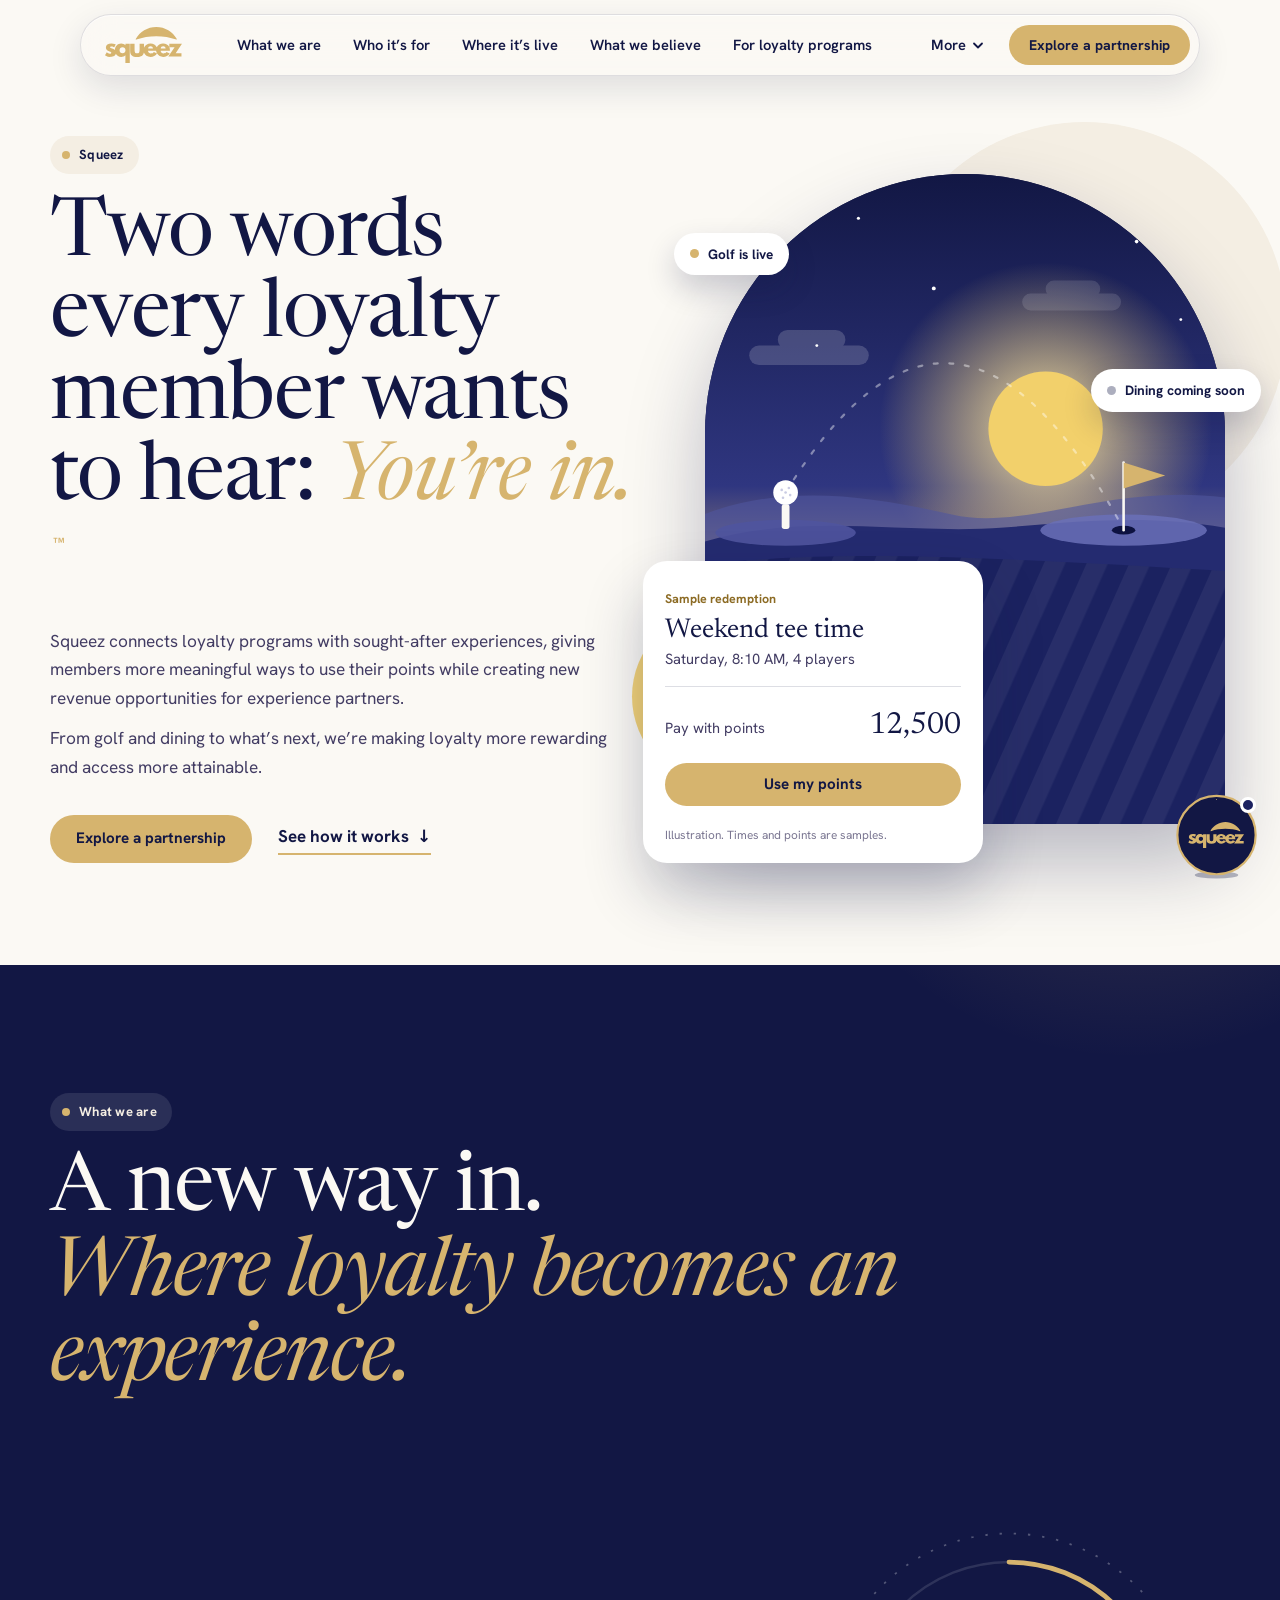
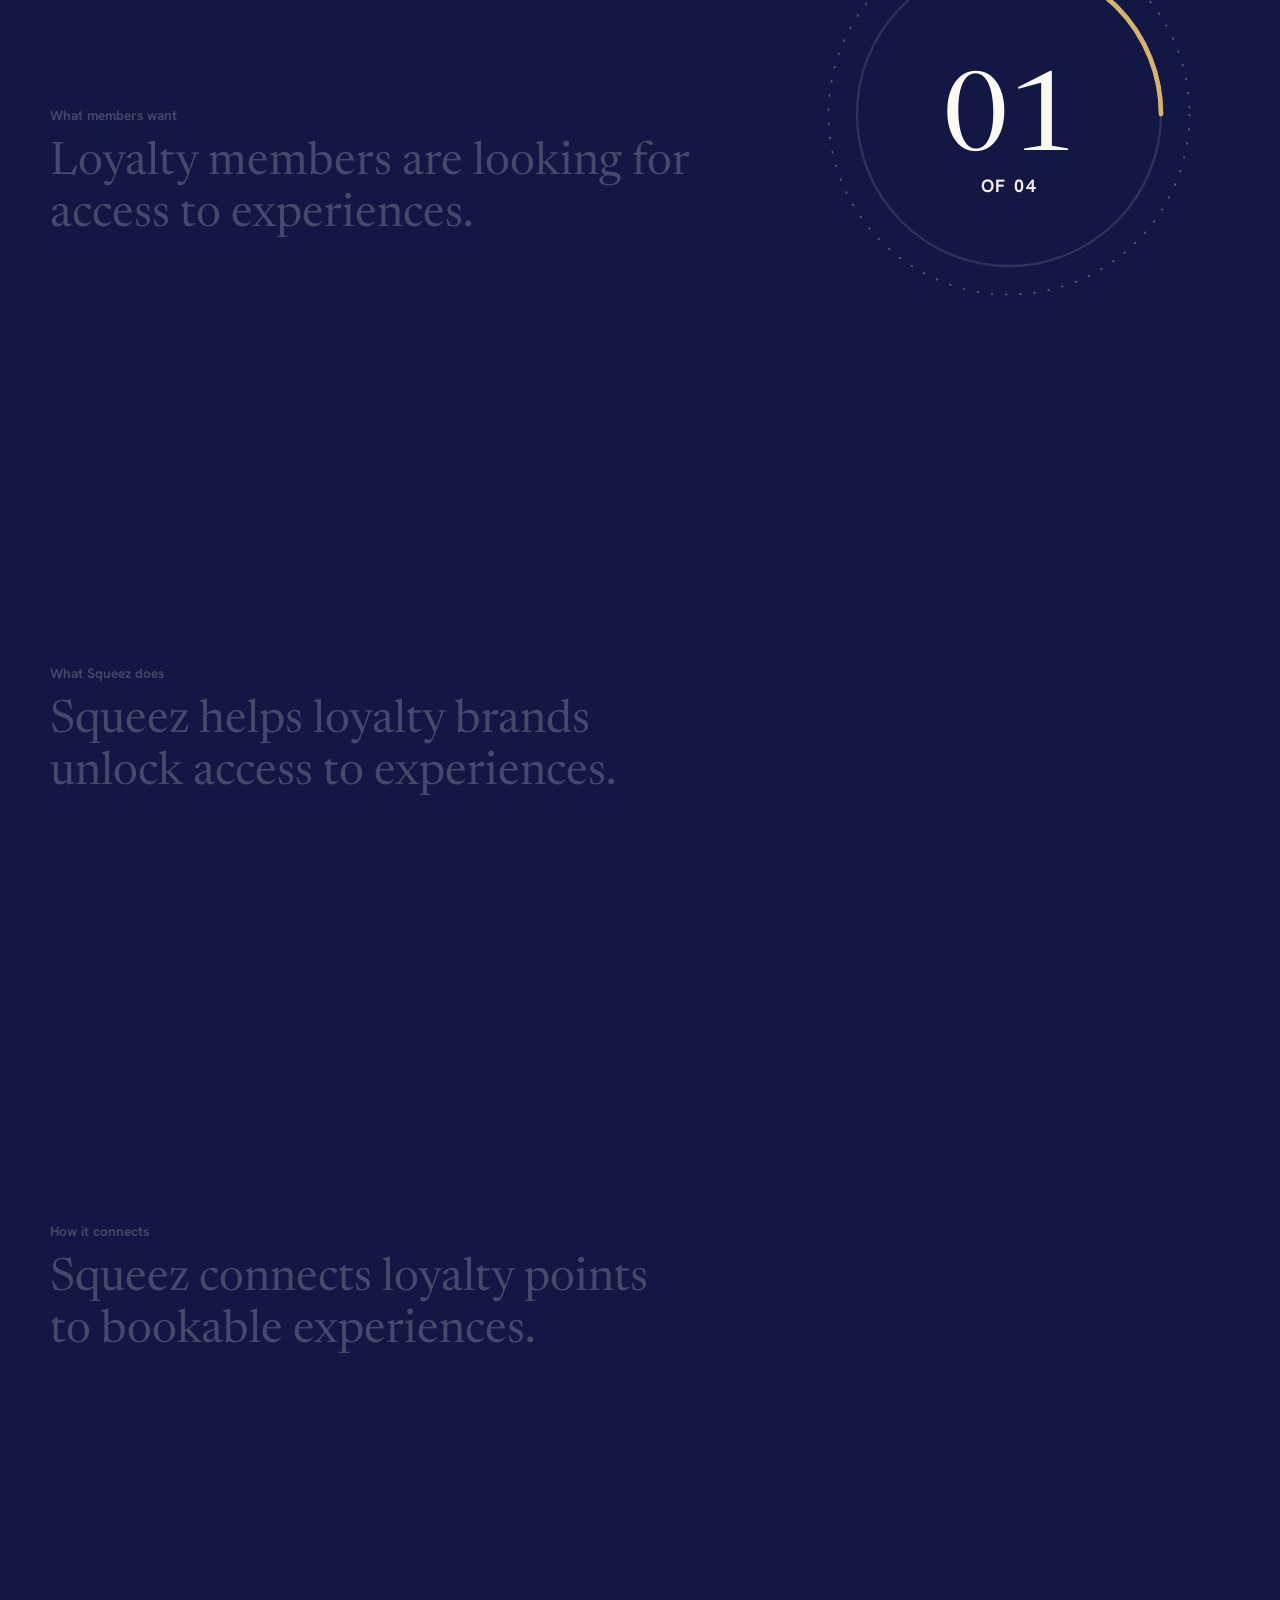
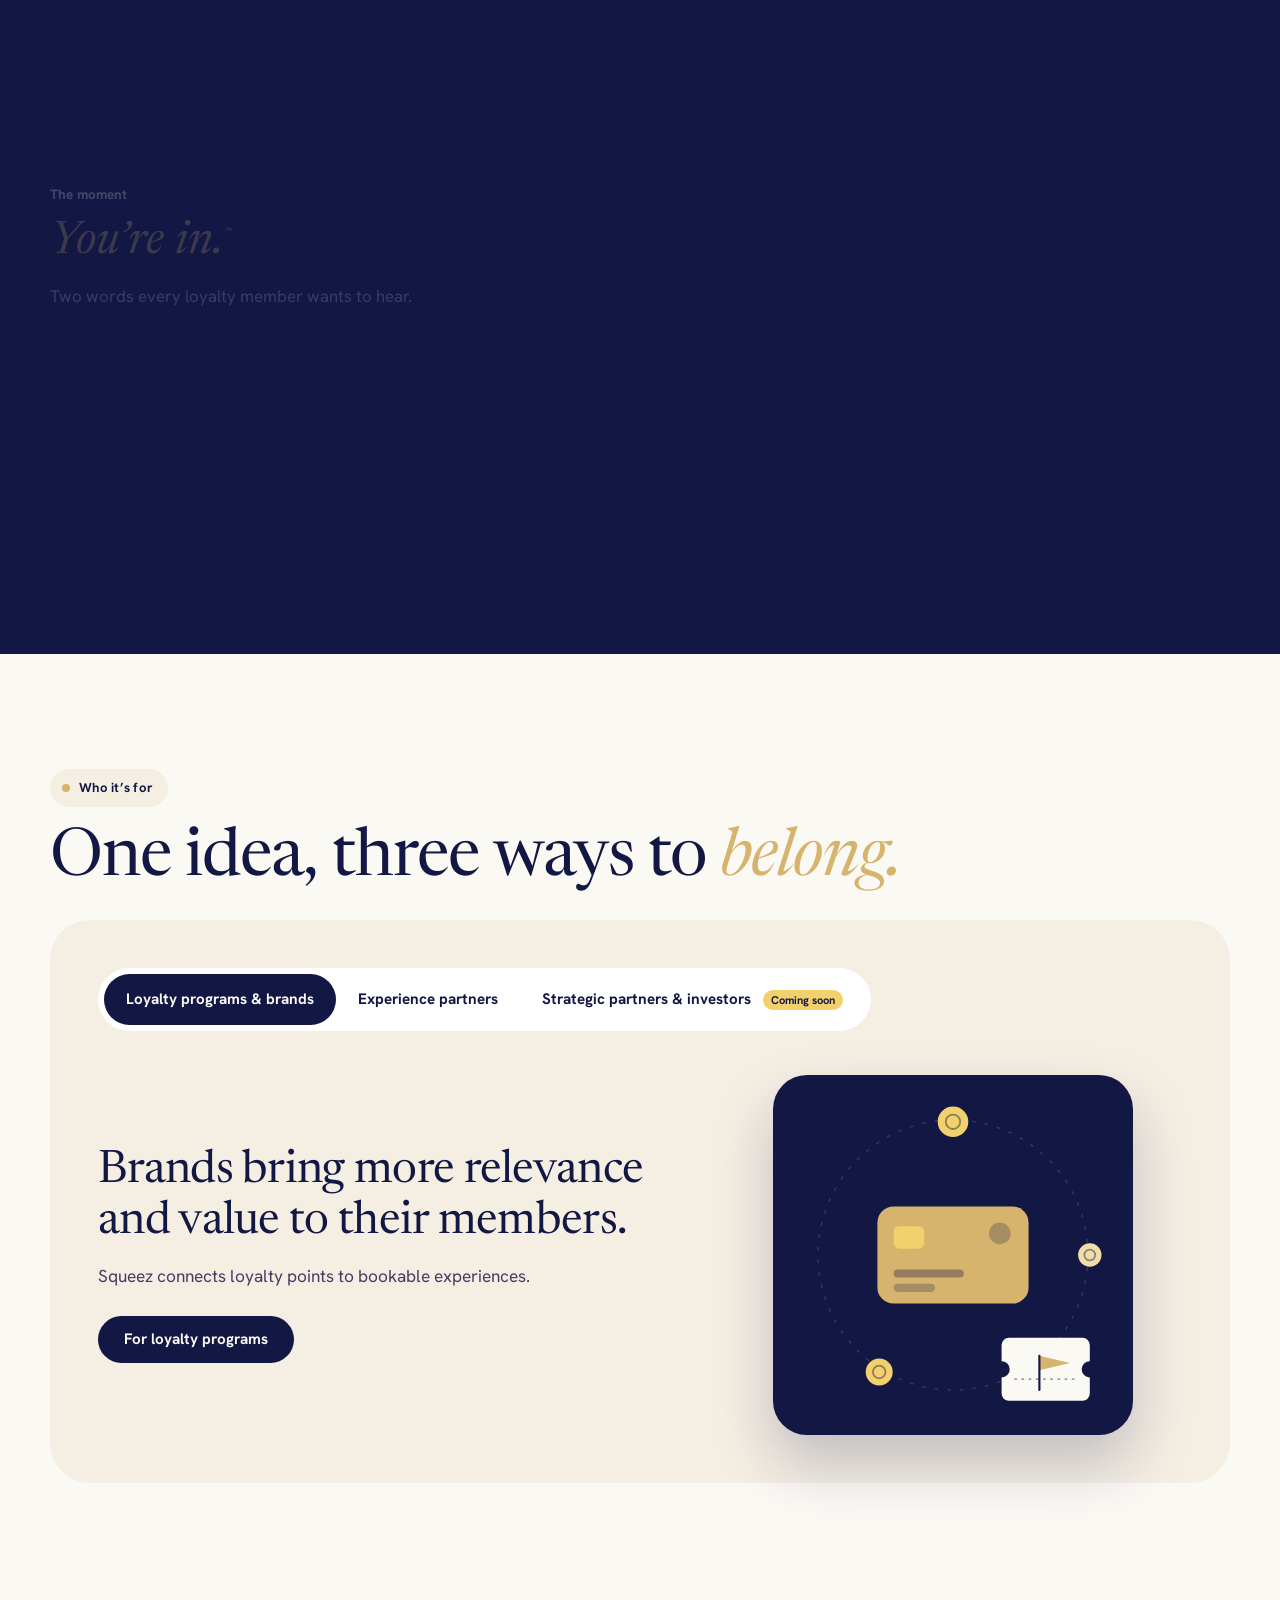
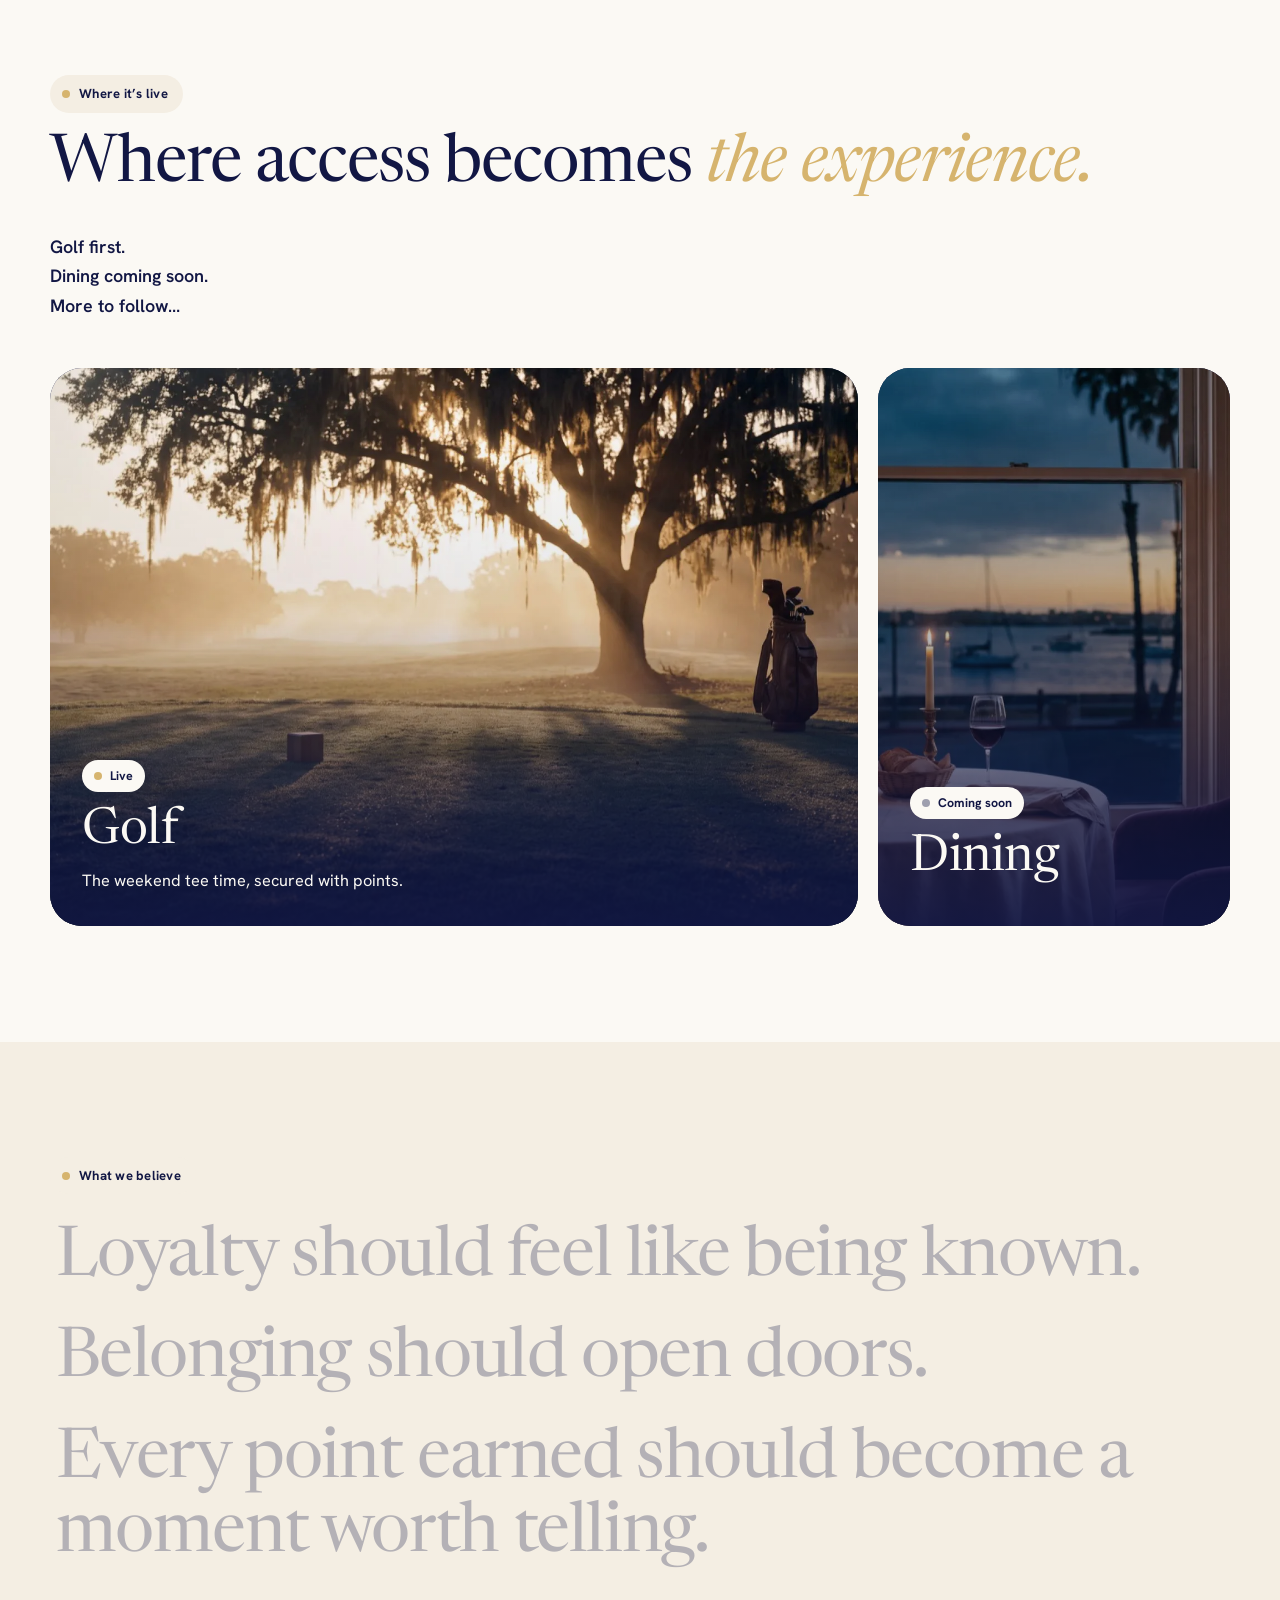
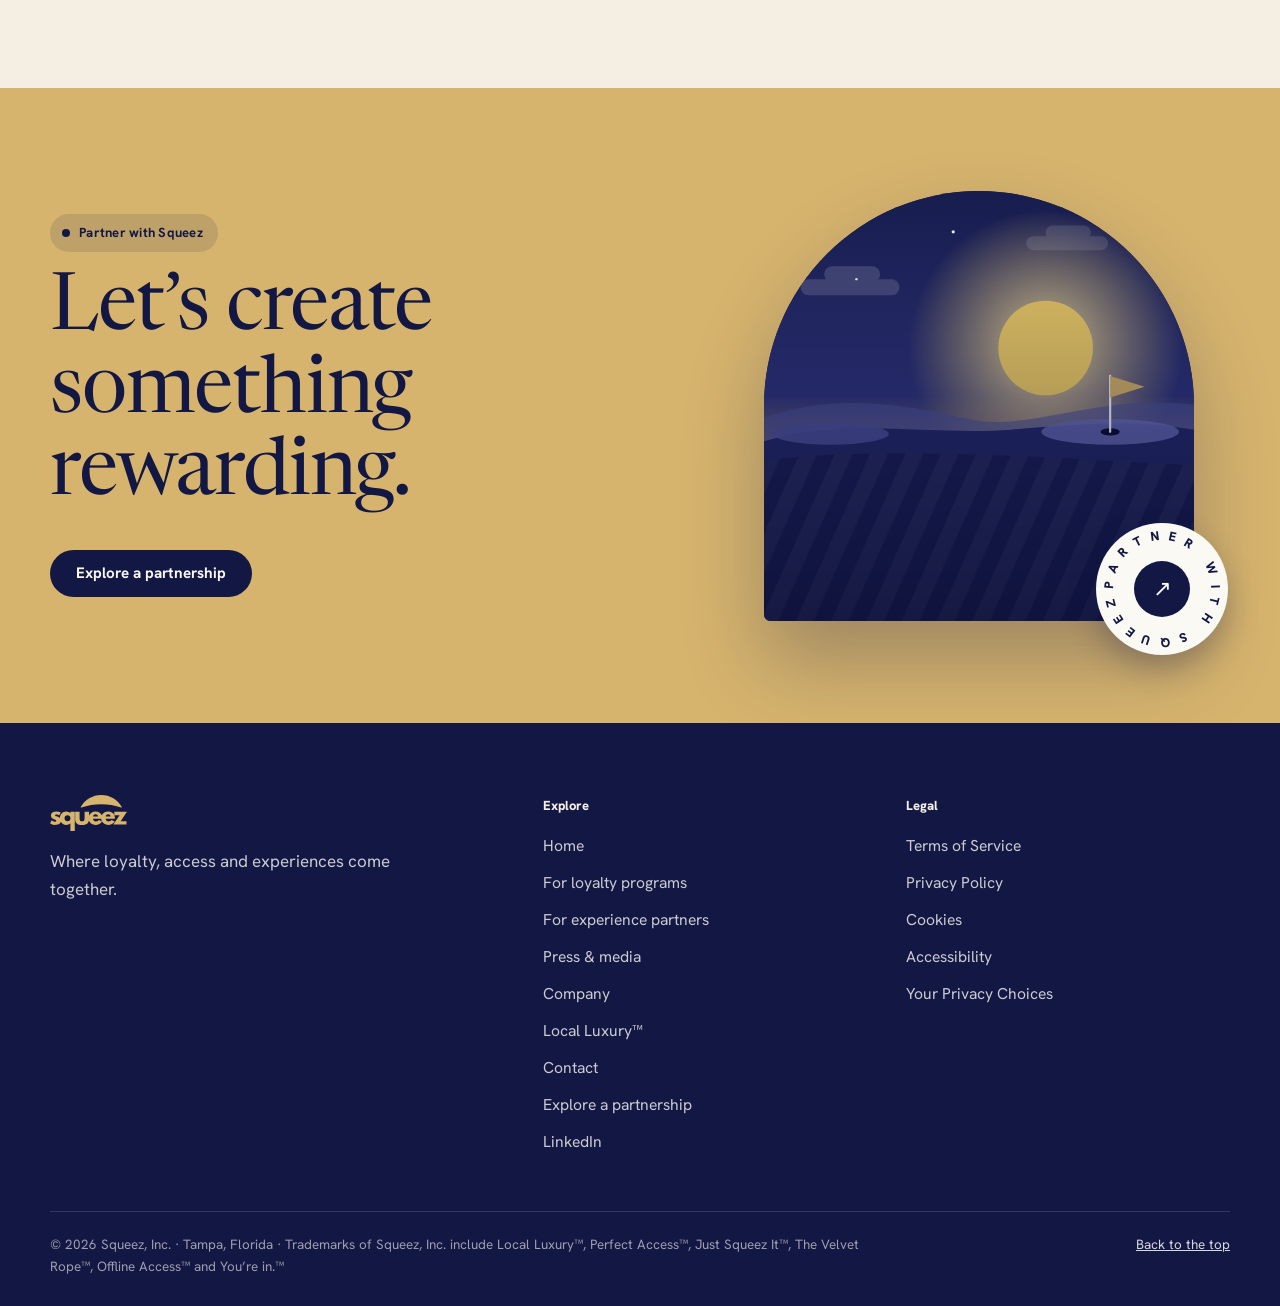
<file: versions/v2.3/index.html>
<!doctype html>
<html lang="en">
<head>
<meta charset="utf-8">
<meta name="viewport" content="width=device-width, initial-scale=1, viewport-fit=cover">
<title>Squeez · Where loyalty, access and experiences come together</title>
<meta name="description" content="Squeez connects loyalty programs with sought-after experiences, giving members more meaningful ways to use their points while creating new revenue opportunities for experience partners.">
<meta name="theme-color" content="#FBF9F4">
<meta property="og:title" content="Squeez · Where loyalty, access and experiences come together">
<meta property="og:description" content="Two words every loyalty member wants to hear: You’re in.™">
<meta property="og:type" content="website">
<link rel="icon" href="data:,">
<link rel="preconnect" href="https://fonts.googleapis.com">
<link rel="preconnect" href="https://fonts.gstatic.com" crossorigin>
<link href="https://fonts.googleapis.com/css2?family=Newsreader:ital,opsz,wght@0,6..72,300;0,6..72,400;1,6..72,300;1,6..72,400&family=Hanken+Grotesk:wght@400;500;600;700;800&display=swap" rel="stylesheet">
<script>document.documentElement.classList.add('js')</script>
<link rel="stylesheet" href="assets/mascot/mascot.css">
<style>
:root{
  --ink:#121744; --ink-2:#1C2260; --mint:#F4EEE3; --mint-2:#E8DFCD; --paper:#FBF9F4; --white:#fff;
  --coral:#D6B46E; --coral-d:#8C6B24; --sun:#F2D06B; --muted:#423C63; --line:rgba(18,23,68,.14);
  --serif:"Newsreader",Georgia,"Times New Roman",serif;
  --sans:"Hanken Grotesk",system-ui,-apple-system,"Segoe UI",sans-serif;
  --ease:cubic-bezier(.22,.61,.36,1); --out:cubic-bezier(.16,1,.3,1); --spring:cubic-bezier(.34,1.56,.64,1);
  --header:72px;
}
*{box-sizing:border-box;margin:0}
html{scroll-behavior:smooth;scroll-padding-top:96px;-webkit-text-size-adjust:100%;text-size-adjust:100%}
body{font-family:var(--sans);font-size:1.0625rem;line-height:1.65;color:var(--muted);background:var(--paper);-webkit-font-smoothing:antialiased;overflow-x:hidden;padding-left:env(safe-area-inset-left);padding-right:env(safe-area-inset-right)}
img{display:block;max-width:100%;height:auto}
a{color:inherit}
a,button{touch-action:manipulation;-webkit-tap-highlight-color:transparent}
:focus-visible{outline:3px solid var(--coral);outline-offset:3px;border-radius:8px}
.wrap{width:min(1180px,100% - 48px);margin-inline:auto}
.skip{position:absolute;left:12px;top:-60px;background:var(--ink);color:var(--paper);padding:10px 18px;border-radius:999px;font-weight:700;z-index:100;transition:top .2s}
.skip:focus{top:12px}
.eyebrow{display:inline-flex;align-items:center;gap:9px;font-size:.82rem;font-weight:700;letter-spacing:.02em;color:var(--ink);background:var(--mint);padding:8px 15px 8px 12px;border-radius:999px}
.eyebrow::before{content:"";width:8px;height:8px;border-radius:50%;background:var(--coral)}
.on-ink .eyebrow{background:rgba(255,255,255,.1);color:var(--mint)}
.btn{display:inline-flex;align-items:center;justify-content:center;gap:.55rem;background:var(--ink);color:var(--paper);font:inherit;font-weight:700;font-size:.95rem;line-height:1;padding:16px 26px;border-radius:999px;text-decoration:none;border:0;cursor:pointer;transition:background .25s,transform .6s var(--spring),box-shadow .4s;position:relative;overflow:hidden}
.btn:hover{background:var(--ink-2);transform:translateY(-3px);box-shadow:0 14px 28px rgba(18,23,68,.22)}
.btn:active{transform:translateY(0) scale(.97);transition-duration:.12s}
.btn.coral{background:var(--coral);color:var(--ink)}
.btn.coral:hover{background:#F4C877}
.btn[disabled]{cursor:default;opacity:.9}
.rip{position:absolute;border-radius:50%;pointer-events:none;background:rgba(255,255,255,.35);transform:scale(0);animation:rip .8s var(--out) forwards}
@keyframes rip{to{transform:scale(1);opacity:0}}
.link{font-weight:700;color:var(--ink);text-decoration:none;display:inline-flex;align-items:center;gap:8px;border-bottom:2px solid var(--coral);padding-bottom:3px;transition:gap .35s var(--out)}
.link:hover{gap:14px}
h1,h2,h3{font-family:var(--serif);font-weight:400;color:var(--ink);letter-spacing:-.015em}
h2{font-size:clamp(2.3rem,5.2vw,4.4rem);line-height:1.04;margin-top:18px}
h2 em,h1 em{font-style:italic;color:var(--coral)}
.on-ink h2{color:var(--paper)} .on-ink{color:rgba(251,249,244,.82)}

/* ---------- floating navbar ---------- */
.fnav{position:fixed;top:14px;left:0;right:0;z-index:60;display:flex;justify-content:center;padding-inline:12px;pointer-events:none;transition:transform .8s var(--out)}
.fnav.is-hidden{transform:translateY(calc(-100% - 28px))}
.fn-pill{pointer-events:auto;position:relative;display:flex;align-items:center;gap:6px;width:min(1120px,100%);height:62px;padding:0 9px 0 24px;border-radius:999px;background:rgba(251,249,244,.74);backdrop-filter:blur(18px) saturate(1.5);-webkit-backdrop-filter:blur(18px) saturate(1.5);border:1px solid rgba(18,23,68,.12);box-shadow:0 12px 34px rgba(18,23,68,.12),inset 0 1px 0 rgba(255,255,255,.7);transition:width .8s var(--out),height .5s var(--out),background .4s,box-shadow .5s}
.fnav.is-compact .fn-pill{width:min(940px,100%);height:56px;background:rgba(251,249,244,.9);box-shadow:0 20px 46px rgba(18,23,68,.2),inset 0 1px 0 #fff}
.logo{display:block;flex:none;margin-right:10px}
.logo img{width:78px;height:36px;transition:transform .5s var(--out)}
.logo:hover img{transform:scale(1.06) rotate(-2deg)}
.fn-nav{position:relative;flex:1;min-width:0;display:flex;justify-content:center;overflow:hidden}
.fn-list{list-style:none;padding:0;display:flex;gap:2px;position:relative}
.fn-list li{flex:none}
.fn-list li.is-over{display:none}
.fn-list a,.fn-more{position:relative;z-index:1;display:block;padding:10px 15px;border-radius:999px;color:var(--ink);font:inherit;font-weight:600;font-size:.92rem;line-height:1.2;text-decoration:none;white-space:nowrap;background:none;border:0;cursor:pointer;transition:color .35s,background .25s}
.fn-list a:hover,.fn-more:hover{background:var(--mint)}
.fn-list a.on{color:var(--paper);background:none}
.fn-ind{position:absolute;z-index:0;left:0;top:0;height:100%;width:0;border-radius:999px;background:var(--ink);opacity:0;transition:transform .7s var(--out),width .7s var(--out),opacity .4s;pointer-events:none}
.fn-more-wrap{position:relative;flex:none}
.fn-more{display:inline-flex;align-items:center;gap:6px}
.fn-more svg{width:12px;height:12px;transition:transform .5s var(--spring)}
.fn-more[aria-expanded=true] svg{transform:rotate(180deg)}
.fn-more.has-active::after{content:"";width:7px;height:7px;border-radius:50%;background:var(--coral)}
.fn-more[hidden]{display:none}
.fn-cta{flex:none;padding:13px 20px!important;font-size:.88rem!important;margin-left:4px}
.fn-burger{display:none;flex:none;width:46px;height:46px;border:0;border-radius:50%;background:var(--mint);cursor:pointer;place-items:center;align-content:center;gap:5px;padding:0}
.fn-burger span{display:block;width:18px;height:2px;border-radius:2px;background:var(--ink);transition:transform .5s var(--spring)}
.fn-burger[aria-expanded=true] span:first-child{transform:translateY(3.5px) rotate(45deg)}
.fn-burger[aria-expanded=true] span:last-child{transform:translateY(-3.5px) rotate(-45deg)}
.fn-progress{position:absolute;left:34px;right:34px;bottom:-1px;height:2px;border-radius:2px;background:var(--coral);transform-origin:0 50%;transform:scaleX(var(--sp,0));opacity:.9;pointer-events:none}
.fn-pop,.fn-sheet{position:absolute;top:calc(100% + 12px);background:var(--paper);border:1px solid var(--line);border-radius:26px;box-shadow:0 30px 70px rgba(18,23,68,.24);padding:10px;opacity:0;visibility:hidden;transform:translateY(-10px) scale(.96);transform-origin:top right;transition:opacity .3s var(--ease),transform .6s var(--spring),visibility 0s .6s}
.fn-pop.open,.fn-sheet.open{opacity:1;visibility:visible;transform:none;transition-delay:0s}
.fn-pop{right:0;min-width:250px}
.fn-sheet{left:0;right:0}
.fn-pop,.fn-sheet{max-height:calc(100vh - 110px);max-height:calc(100dvh - 110px);overflow-y:auto;overscroll-behavior:contain}
.fn-pop ul,.fn-sheet ul{list-style:none;padding:0;display:grid;gap:2px}
.fn-pop a,.fn-sheet a{display:block;padding:13px 16px;border-radius:18px;color:var(--ink);font-weight:700;font-size:1rem;text-decoration:none;transition:background .25s}
.fn-pop a:hover,.fn-sheet a:hover{background:var(--mint)}
.fn-pop a.on,.fn-sheet a.on{background:var(--ink);color:var(--paper)}
.fn-sheet .btn{width:100%;margin-top:8px}
@media(max-width:860px){
  .fn-nav,.fn-more-wrap{display:none}
  .fn-pill{padding-left:20px}
  .fn-cta{margin-left:auto}
  .fn-burger{display:grid}
}
@media(max-width:560px){.fn-cta{display:none}.fn-burger{margin-left:auto}.fn-pill{height:58px}}
@media(prefers-reduced-motion:reduce){.fnav{transition:none}}

/* ---------- hero ---------- */
.hero{position:relative;padding-block:calc(var(--header) + clamp(28px,5vw,64px)) clamp(56px,8vw,110px);overflow:hidden}
.hero-grid{display:grid;grid-template-columns:minmax(0,1.05fr) minmax(0,.95fr);gap:clamp(32px,5vw,80px);align-items:center}
h1{font-size:clamp(2.7rem,6.3vw,5.6rem);line-height:1.01;margin-top:22px;max-width:11.5em}
.tm{font-family:var(--sans);font-size:.2em;font-style:normal;font-weight:700;vertical-align:top;position:relative;top:.9em;margin-left:.2em;color:var(--coral)}
.hero-copy p.lead{max-width:34em;font-size:clamp(1.05rem,1.35vw,1.2rem);margin-top:24px}
.hero-copy p.lead+p.lead{margin-top:12px}
.actions{display:flex;align-items:center;gap:26px;flex-wrap:wrap;margin-top:34px}
.hero-visual{position:relative;justify-self:center;width:100%;max-width:520px}
.blob{position:absolute;width:78%;aspect-ratio:1;right:-12%;top:-8%;border-radius:50%;background:var(--mint);z-index:-1;animation:float 9s ease-in-out infinite alternate}
.blob.two{width:34%;left:-14%;right:auto;top:auto;bottom:6%;background:var(--sun);opacity:.9;animation-duration:7s}
@keyframes float{from{transform:translate(0,0)}to{transform:translate(0,-18px)}}
.arch{position:relative;overflow:hidden;border-radius:999px 999px 30px 30px;aspect-ratio:4/5;background:#121744;box-shadow:0 40px 80px rgba(18,23,68,.28)}
.scene{position:absolute;inset:0;width:100%;height:100%;display:block}
.scene .tb{transform-box:fill-box;transform-origin:center}
.scene .sun-glow{animation:sunpulse 7s ease-in-out infinite alternate}
@keyframes sunpulse{from{transform:scale(.94);opacity:.8}to{transform:scale(1.08);opacity:1}}
.scene .sun-core{animation:sunrise 14s ease-in-out infinite alternate}
@keyframes sunrise{from{transform:translateY(9px)}to{transform:translateY(-11px)}}
.scene .cloud{fill:#fff;opacity:.17;animation:cloudmove 48s linear infinite alternate}
.scene .c2{animation-duration:64s;opacity:.12}
@keyframes cloudmove{from{transform:translateX(-34px)}to{transform:translateX(48px)}}
.scene .tw{animation:twinkle 3.2s ease-in-out infinite}.scene .t2{animation-delay:-1.1s}.scene .t3{animation-delay:-2.2s}
@keyframes twinkle{0%,100%{opacity:.12}50%{opacity:.95}}
.scene .hills-back{animation:sway 18s ease-in-out infinite alternate}
@keyframes sway{from{transform:translateX(-9px)}to{transform:translateX(9px)}}
.scene .flag{transform-box:fill-box;transform-origin:0 50%;animation:wave 2.2s ease-in-out infinite alternate}
@keyframes wave{from{transform:skewY(-7deg) scaleX(1)}to{transform:skewY(7deg) scaleX(.86)}}
.scene.cheer .flag{animation-duration:.45s}
.scene .traj{fill:none;stroke:#fff;stroke-opacity:.42;stroke-width:1.7;stroke-dasharray:3 9;stroke-linecap:round;animation:flowd 2.4s linear infinite}
@keyframes flowd{to{stroke-dashoffset:-48}}
.scene .ball-idle{animation:ballbob 2.4s ease-in-out infinite alternate}
@keyframes ballbob{to{transform:translateY(-3px)}}
.scene .pt{fill:#D6B46E;opacity:0;animation:riseup 7s ease-in infinite}
.scene .p2{animation-delay:-1.8s}.scene .p3{animation-delay:-3.4s}.scene .p4{animation-delay:-5s}.scene .p5{animation-delay:-6.2s}
@keyframes riseup{0%{transform:translateY(0) scale(.6);opacity:0}15%{opacity:.9}100%{transform:translateY(-250px) scale(1);opacity:0}}
.scene .ring{fill:none;stroke:#FFE9A8;stroke-width:2;opacity:0;transform-box:fill-box;transform-origin:center}
.scene.landed .ring{animation:ringout 1.3s var(--out) forwards}
.scene.landed .r2{animation-delay:.12s}.scene.landed .r3{animation-delay:.24s}
@keyframes ringout{0%{transform:scale(.4);opacity:.95}100%{transform:scale(9);opacity:0}}
.scene .sp{opacity:0}
.scene.landed .sp{animation:spark 1.1s var(--out) forwards}
@keyframes spark{0%{transform:translate(0,0) scale(1);opacity:1}100%{transform:translate(var(--dx),var(--dy)) scale(.2);opacity:0}}
.cta-art .arch::after{content:"";position:absolute;inset:0;background:linear-gradient(180deg,rgba(18,23,68,.05),rgba(18,23,68,.5));mix-blend-mode:multiply;pointer-events:none}
@keyframes kb{from{transform:scale(1.02)}to{transform:scale(1.14) translate(-1.5%,-1%)}}
.chip{position:absolute;display:inline-flex;align-items:center;gap:9px;background:var(--white);color:var(--ink);font-weight:700;font-size:.85rem;padding:10px 16px;border-radius:999px;box-shadow:0 14px 30px rgba(18,23,68,.2);animation:float 6s ease-in-out infinite alternate}
.chip i{width:9px;height:9px;border-radius:50%;background:var(--coral);animation:pulse 1.8s ease-in-out infinite}
.chip.a{top:9%;left:-6%}
.chip.b{top:30%;right:-7%;animation-delay:-3s}
.chip.b i{background:var(--ink);animation:none;opacity:.35}
@keyframes pulse{0%,100%{box-shadow:0 0 0 0 rgba(214,180,110,.55)}60%{box-shadow:0 0 0 9px rgba(214,180,110,0)}}

/* the member moment */
.moment{position:absolute;left:-12%;bottom:-6%;width:min(340px,78%);background:var(--white);border-radius:24px;padding:22px 22px 18px;box-shadow:0 30px 60px rgba(18,23,68,.24);color:var(--muted)}
.moment .tag{font-size:.78rem;font-weight:700;color:var(--coral-d)}
.m-title{font-family:var(--serif);font-size:1.7rem;line-height:1.1;color:var(--ink);margin-top:4px}
.m-meta{font-size:.92rem;margin-top:2px}
.m-stage{position:relative;min-height:128px;margin-top:14px;border-top:1px solid var(--line)}
.m-layer{position:absolute;inset:14px 0 0;transition:opacity .6s var(--ease),transform .8s var(--out)}
.m-done{opacity:0;transform:translateY(10px);pointer-events:none}
.moment.is-done .m-ask{opacity:0;transform:translateY(-10px);pointer-events:none}
.moment.is-done .m-done{opacity:1;transform:none;pointer-events:auto}
.m-points{display:flex;justify-content:space-between;align-items:baseline;margin-bottom:12px;font-size:.92rem}
.m-points b{font-family:var(--serif);font-weight:400;font-size:1.9rem;color:var(--ink);font-variant-numeric:tabular-nums}
.m-ask .btn{width:100%;padding:14px 20px}
.m-bar{position:absolute;left:0;bottom:-2px;height:3px;width:0;background:var(--coral);border-radius:3px}
.moment.is-working .m-bar{width:100%;transition:width 1.3s linear}
.m-yes{display:flex;align-items:center;gap:12px}
.m-check{width:44px;height:44px;flex:none}
.m-check circle{fill:var(--mint);stroke:none;transform-origin:center;transform:scale(0)}
.m-check path{fill:none;stroke:var(--ink);stroke-width:2.6;stroke-linecap:round;stroke-linejoin:round;stroke-dasharray:40;stroke-dashoffset:40}
.moment.is-done .m-check circle{animation:pop .6s var(--spring) forwards}
.moment.is-done .m-check path{animation:draw .5s var(--ease) .35s forwards}
@keyframes pop{to{transform:scale(1)}}
@keyframes draw{to{stroke-dashoffset:0}}
.m-yes strong{font-family:var(--serif);font-style:italic;font-weight:400;font-size:2.3rem;line-height:1;color:var(--coral-d)}
.m-yes sup{font-family:var(--sans);font-size:.3em;font-style:normal;font-weight:700;vertical-align:top;position:relative;top:.7em}
.m-done p{margin-top:10px;font-size:.92rem}
.m-again{margin-top:6px;background:none;border:0;color:var(--ink);font:inherit;font-weight:700;font-size:.88rem;padding:6px 0;cursor:pointer;border-bottom:2px solid var(--coral)}
.m-note{margin-top:12px;font-size:.74rem;opacity:.7}

/* ---------- what we are: the story ---------- */
.what{background:var(--ink);padding-block:clamp(72px,10vw,140px);position:relative;overflow:hidden;overflow:clip;isolation:isolate}   /* clip, not hidden: hidden would switch off the sticky ring */
.what::before{content:"";position:absolute;width:60vw;max-width:760px;aspect-ratio:1;border-radius:50%;right:-18%;top:-22%;background:radial-gradient(circle,rgba(214,180,110,.22),transparent 65%);z-index:-1;animation:float 12s ease-in-out infinite alternate}
.what h2{max-width:12em;font-size:clamp(2.6rem,6.4vw,5.4rem)}
.story{display:grid;grid-template-columns:minmax(0,1.2fr) minmax(0,.8fr);gap:clamp(32px,6vw,96px);margin-top:clamp(48px,7vw,96px)}
.story-pin{position:sticky;top:calc(var(--header) + 36px);align-self:start;height:min(60vh,440px);display:grid;place-items:center}
.ring{width:min(100%,380px);height:auto;overflow:visible}
.ring .track{fill:none;stroke:rgba(255,255,255,.12);stroke-width:2}
.ring .prog{fill:none;stroke:var(--coral);stroke-width:4;stroke-linecap:round;transform:rotate(-90deg);transform-origin:center;transition:stroke-dashoffset .9s var(--out)}
.ring .spin{fill:none;stroke:rgba(255,255,255,.28);stroke-width:1.5;stroke-dasharray:2 10;transform-origin:center;animation:spinr 40s linear infinite}
@keyframes spinr{to{transform:rotate(360deg)}}
.ring text{font-family:var(--serif);fill:var(--paper);text-anchor:middle}
.ring .num{font-size:92px}
.ring .of{font-family:var(--sans);font-size:15px;font-weight:700;fill:var(--mint);letter-spacing:.1em}
.steps{display:grid}
.step{min-height:62vh;display:flex;flex-direction:column;justify-content:center;opacity:calc(.22 + var(--a,1) * .78);transition:opacity .25s linear}
.step .n{display:none;font-weight:800;font-size:.85rem;color:var(--coral);margin-bottom:10px}
.step .k{font-weight:700;font-size:.85rem;color:var(--mint);margin-bottom:12px}
.step p{font-family:var(--serif);font-size:clamp(1.9rem,3.6vw,3.1rem);line-height:1.12;color:var(--paper);max-width:14em}
.step p em{color:var(--coral)}
.step .sub{font-family:var(--sans);font-size:1.05rem;color:rgba(251,249,244,.75);margin-top:14px;max-width:26em}

/* ---------- who it's for: tabs ---------- */
.who{padding-block:clamp(64px,9vw,128px)}
.tabs{background:var(--mint);border-radius:40px;padding:clamp(20px,4vw,48px);margin-top:26px}
.tablist{position:relative;display:inline-flex;max-width:100%;background:var(--white);border-radius:999px;padding:6px;overflow-x:auto;scrollbar-width:none}
.tablist::-webkit-scrollbar{display:none}
.tab{position:relative;z-index:1;flex:none;background:none;border:0;font:inherit;font-weight:700;font-size:.95rem;color:var(--ink);padding:13px 22px;border-radius:999px;cursor:pointer;white-space:nowrap;transition:color .3s}
.tab[aria-selected=true]{color:var(--paper)}
.tab small{margin-left:8px;font-size:.7rem;background:var(--sun);color:var(--ink);padding:3px 8px;border-radius:999px}
.ind{position:absolute;z-index:0;top:6px;bottom:6px;left:0;border-radius:999px;background:var(--ink);transition:transform .6s var(--out),width .6s var(--out)}
.panels{position:relative;margin-top:clamp(24px,4vw,44px)}
.tp{display:none;grid-template-columns:minmax(0,1.1fr) minmax(0,.9fr);gap:clamp(24px,5vw,64px);align-items:center}
.tp.on{display:grid;animation:rise .9s var(--out)}
@keyframes rise{from{opacity:0;transform:translateY(20px)}to{opacity:1;transform:none}}
.tp h3{font-size:clamp(1.9rem,3.6vw,3rem);line-height:1.1}
.tp p{margin-top:14px;max-width:30em;font-size:1.08rem}
.tp .actions{margin-top:26px}
.art{justify-self:center;width:min(100%,360px);aspect-ratio:1;position:relative;border-radius:34px;background:var(--ink);overflow:hidden;box-shadow:0 30px 60px rgba(18,23,68,.22)}
.art svg{position:absolute;inset:0;width:100%;height:100%}
.ill .halo{fill:none;stroke:rgba(255,255,255,.14);stroke-width:1.6;stroke-dasharray:4 10;transform-origin:200px 200px;animation:spinr 40s linear infinite}
.ill .orbit{transform-origin:200px 200px;animation:spinr 15s linear infinite}
.ill .o2{animation-duration:22s;animation-direction:reverse}.ill .o3{animation-duration:28s}
.ill .coin{fill:#F2D06B}.ill .coin.sun{fill:#F0DDA8}.ill .coin-in{fill:none;stroke:#121744;stroke-width:2;opacity:.45}
.ill .tilt{transform-origin:200px 200px;animation:tilt 6s ease-in-out infinite alternate}
@keyframes tilt{from{transform:rotate(-7deg) translateY(5px)}to{transform:rotate(7deg) translateY(-7px)}}
.ill .flycoin{fill:#F2D06B;opacity:0;animation:coinfly 6s ease-in infinite}
@keyframes coinfly{0%,38%{transform:translate(0,0) scale(1);opacity:0}42%{opacity:1}58%{transform:translate(96px,86px) scale(.7);opacity:1}62%,100%{transform:translate(104px,92px) scale(.3);opacity:0}}
.ill .ticket{transform-box:fill-box;transform-origin:center;animation:ticketpop 6s var(--spring) infinite}
@keyframes ticketpop{0%,50%{transform:scale(0) rotate(-12deg);opacity:0}60%{transform:scale(1.12) rotate(4deg);opacity:1}66%,90%{transform:scale(1) rotate(0);opacity:1}100%{transform:scale(.9);opacity:0}}
.ill .rw{fill:rgba(255,255,255,.1)}.ill .rw.base{fill:rgba(255,255,255,.1)}
.ill .rw-sun{fill:#F2D06B;transform-box:fill-box;transform-origin:0 50%;animation:erode 9s ease-in-out infinite}
@keyframes erode{0%{transform:scaleX(1);opacity:1}46%{transform:scaleX(.5)}56%,92%{transform:scaleX(.5);opacity:1}100%{transform:scaleX(.5);opacity:0}}
.ill .rw-fill{fill:#D6B46E;transform-box:fill-box;transform-origin:0 50%;transform:scaleX(0);animation:fillrow 9s var(--ease) infinite}
@keyframes fillrow{0%,58%{transform:scaleX(0)}68%,92%{transform:scaleX(1);opacity:1}100%{transform:scaleX(1);opacity:0}}
.ill .member{animation:memberin 9s var(--spring) infinite}
@keyframes memberin{0%,48%{transform:translateX(140px);opacity:0}58%{transform:translateX(0);opacity:1}92%{transform:translateX(0);opacity:1}100%{transform:translateX(0);opacity:0}}
.ill .tick{fill:none;stroke:#121744;stroke-width:3.4;stroke-linecap:round;stroke-linejoin:round;stroke-dasharray:44;stroke-dashoffset:44;animation:tickdraw 9s ease infinite}
@keyframes tickdraw{0%,70%{stroke-dashoffset:44;opacity:1}78%,92%{stroke-dashoffset:0;opacity:1}100%{stroke-dashoffset:0;opacity:0}}
.ill .t-open{animation:topen 9s ease infinite}
@keyframes topen{0%,66%{fill:#121744}72%,92%{fill:#121744}}
.ill .bar{fill:#D6B46E;transform-box:fill-box;transform-origin:50% 100%;animation:bargrow 9s ease-in-out infinite}
.ill .b2{fill:#F2D06B;animation-delay:.25s}.ill .b3{animation-delay:.5s}.ill .b4{fill:#F4EEE3;animation-delay:.75s}
@keyframes bargrow{0%,55%{transform:scaleY(.25)}72%{transform:scaleY(1)}92%{transform:scaleY(1)}100%{transform:scaleY(.25)}}
.ill .link{stroke:rgba(255,255,255,.35);stroke-width:1.6;stroke-dasharray:4 7;animation:flowd 2.6s linear infinite}
.ill .slow{animation-duration:46s}
.ill .node{fill:#FBF9F4}.ill .node.coral{fill:#D6B46E}.ill .node.sun{fill:#F2D06B}
.ill .node.soon{fill:none;stroke:#FBF9F4;stroke-width:2;stroke-dasharray:3 4}
.ill .pulse{fill:none;stroke:#F2D06B;stroke-width:2;transform-box:fill-box;transform-origin:center;animation:pulsering 2.8s ease-out infinite}
@keyframes pulsering{0%{transform:scale(.9);opacity:.9}100%{transform:scale(2.3);opacity:0}}
.ill .trend{fill:none;stroke:#D6B46E;stroke-width:4;stroke-linecap:round;stroke-dasharray:420;stroke-dashoffset:420;animation:draw2 6s ease-in-out infinite}
@keyframes draw2{0%{stroke-dashoffset:420}60%,90%{stroke-dashoffset:0}100%{stroke-dashoffset:0;opacity:0}}
.ill .trend-dot{fill:#F2D06B;opacity:0;animation:dotin 6s ease-in-out infinite}
@keyframes dotin{0%,56%{opacity:0;transform:scale(0)}64%,90%{opacity:1;transform:scale(1)}100%{opacity:0}}
.ill .trend-dot{transform-box:fill-box;transform-origin:center}

/* ---------- where it's live: expanding panels ---------- */
.live{padding-block:clamp(40px,6vw,90px) clamp(64px,9vw,128px)}
.live-head{display:flex;justify-content:space-between;align-items:flex-end;gap:32px;flex-wrap:wrap}
.live-head>p{max-width:20em;font-size:clamp(1.05rem,1.4vw,1.2rem);color:var(--ink);font-weight:600}
.more::after{content:"…";display:inline-block;animation:dots 2.4s ease-in-out infinite}
@keyframes dots{0%,100%{opacity:.3}50%{opacity:1}}
.exp{display:flex;gap:clamp(12px,2vw,20px);height:clamp(420px,62vh,600px);margin-top:clamp(28px,4vw,48px)}
.xp{position:relative;flex:1 1 0;min-width:0;overflow:hidden;border:0;padding:0;border-radius:32px;background:var(--ink);color:var(--paper);text-align:left;cursor:pointer;font:inherit;transition:flex-grow .9s var(--out)}
.xp[aria-expanded=true]{flex-grow:2.3}
.xp img{position:absolute;inset:0;width:100%;height:100%;object-fit:cover;transition:transform 1.4s var(--out),filter .8s;filter:saturate(.85) brightness(.82);transform:scale(1.06);animation:kb 28s ease-in-out infinite alternate}
.xp[aria-expanded=true] img{filter:none}
.xp::after{content:"";position:absolute;inset:0;background:linear-gradient(0deg,rgba(18,23,68,.9) 0,rgba(18,23,68,.1) 55%,transparent);pointer-events:none}
.xp-cap{position:absolute;left:0;right:0;bottom:0;z-index:1;padding:clamp(18px,3vw,32px)}
.xp .tg{display:inline-flex;align-items:center;gap:8px;background:var(--paper);color:var(--ink);font-size:.78rem;font-weight:700;padding:6px 12px;border-radius:999px}
.xp .tg i{width:8px;height:8px;border-radius:50%;background:var(--coral)}
.xp.is-live .tg i{animation:pulse 1.8s ease-in-out infinite}
.xp:not(.is-live) .tg i{background:var(--ink);opacity:.4}
.xp h3{display:block;font-family:var(--serif);font-size:clamp(2rem,4vw,3.4rem);line-height:1;color:var(--paper);margin-top:14px}
.xp .d{display:block;max-width:24em;margin-top:10px;font-size:1.02rem;opacity:0;max-height:0;transform:translateY(10px);transition:all .7s var(--out)}
.xp[aria-expanded=true] .d{opacity:1;max-height:6em;transform:none}
.xp:focus-visible{outline-offset:-6px;outline-color:var(--sun)}

/* ---------- what we believe ---------- */
.believe{background:var(--mint);padding-block:clamp(64px,9vw,128px)}
.beliefs{display:grid;gap:clamp(14px,2.4vw,26px);margin-top:28px}
.belief{font-family:var(--serif);font-size:clamp(2rem,5.4vw,4.6rem);line-height:1.08;color:var(--ink);letter-spacing:-.02em;opacity:calc(.28 + var(--a,1) * .72);transition:opacity .3s linear;max-width:16em}
.belief span{background:linear-gradient(transparent 64%,var(--sun) 64%) 0 0/calc(var(--a,1) * 100%) 100% no-repeat;-webkit-box-decoration-break:clone;box-decoration-break:clone;padding:0 .08em}

/* ---------- partner ---------- */
.cta{background:var(--coral);color:var(--ink);padding-block:clamp(56px,8vw,110px);position:relative;overflow:hidden}
.cta .eyebrow{background:rgba(18,23,68,.12);color:var(--ink)}
.cta .eyebrow::before{background:var(--ink)}
.cta-grid{display:grid;grid-template-columns:minmax(0,1.1fr) minmax(0,.9fr);gap:clamp(28px,5vw,80px);align-items:center}
.cta h2{color:var(--ink);font-size:clamp(2.6rem,6.2vw,5.2rem)}
.cta .btn{margin-top:32px}
.cta p{margin-top:16px;max-width:28em;font-weight:600}
.cta-art{position:relative;justify-self:center;width:min(100%,430px)}
.cta-art .arch{aspect-ratio:1;border-radius:999px 999px 30px 30px}
.badge{position:absolute;right:-8%;bottom:-8%;width:132px;height:132px;border-radius:50%;background:var(--paper);box-shadow:0 14px 30px rgba(18,23,68,.28)}
.badge svg{width:100%;height:100%;animation:spinr 18s linear infinite}
.badge text{font-family:var(--sans);font-weight:800;font-size:13.5px;letter-spacing:.16em;fill:var(--ink)}
.badge .core{position:absolute;inset:0;display:grid;place-items:center}
.badge .core span{width:56px;height:56px;border-radius:50%;background:var(--ink);color:var(--paper);display:grid;place-items:center;font-size:1.4rem}

/* ---------- footer ---------- */
footer{background:var(--ink);color:rgba(251,249,244,.8);padding-block:clamp(40px,6vw,72px) 28px}
.f-grid{display:grid;grid-template-columns:1.4fr 1fr 1fr;gap:40px}
.f-grid img{width:78px;height:36px}
.f-tag{margin-top:16px;max-width:22em}
footer h4{font-size:.82rem;font-weight:800;color:var(--mint);margin-bottom:14px}
footer ul{list-style:none;padding:0;display:grid;gap:9px}
footer ul a{text-decoration:none;font-size:.98rem}
footer ul a:hover{color:var(--coral);text-decoration:underline;text-underline-offset:4px}
.f-base{margin-top:clamp(32px,5vw,56px);padding-top:22px;border-top:1px solid rgba(255,255,255,.14);display:flex;justify-content:space-between;gap:20px;flex-wrap:wrap;font-size:.84rem;color:rgba(251,249,244,.6)}
.f-base p{max-width:62em}
.f-base a{color:rgba(251,249,244,.85)}

/* ---------- entrance motion ---------- */
@media(prefers-reduced-motion:no-preference){
  .js .w{display:inline-block;overflow:hidden;vertical-align:top;padding:.1em .16em .22em;margin:-.1em -.16em -.22em}
  .js .w>i{display:inline-block;font-style:inherit;transform:translateY(112%) rotate(4deg);transition:transform 1.1s var(--out);transition-delay:calc(min(var(--i),12) * 65ms)}
  .js .in .w>i{transform:none}
  .js .rv{opacity:0;transform:translateY(28px);transition:opacity .9s var(--ease),transform 1.2s var(--out);transition-delay:var(--d,0ms)}
  .js .rv.in{opacity:1;transform:none}
  .js .arch.rv{transform:translateY(40px) scale(.96)}
  .js .arch.rv.in{transform:none}
  .js .moment.rv{transform:translateY(40px) scale(.94)}
  .js .moment.rv.in{transform:none}
}
.calm *,.calm *::before,.calm *::after{animation-play-state:paused!important}

/* ---------- responsive ---------- */
@media(max-width:960px){
  .hero-grid{grid-template-columns:1fr}
  .hero-visual{max-width:440px;margin-top:20px}
  .moment{left:50%;transform:translateX(-50%);bottom:-12%;width:min(340px,92%)}
  .js .moment.rv.in{transform:translateX(-50%)}
  .js .moment.rv{transform:translateX(-50%) translateY(40px)}
  .hero{padding-bottom:140px}
  .story{grid-template-columns:1fr}
  .story-pin{display:none}
  .step{min-height:0;padding-block:28px;border-top:1px solid rgba(255,255,255,.14);opacity:1}
  .step .n{display:block}
  .tp{grid-template-columns:1fr}.art{width:min(60%,240px)}
  .cta-grid{grid-template-columns:1fr}
  .f-grid{grid-template-columns:1fr 1fr}.f-grid>div:first-child{grid-column:1/-1}
}
@media(max-width:700px){
  .wrap{width:min(1180px,100% - 36px)}
  .exp{flex-direction:column;height:auto}
  .xp{flex:none;height:230px;transition:height .9s var(--out)}
  .xp[aria-expanded=true]{height:400px}
  .actions .btn,.cta .btn{width:100%}
  .chip.a{left:-2%}.chip.b{right:-2%}
  .tabs{border-radius:28px}
  .f-grid{grid-template-columns:1fr}
  .blob{right:-20%}
}
@media(hover:none){.btn:hover{transform:none;box-shadow:none}}
@media(max-height:480px) and (orientation:landscape){.hero{padding-bottom:100px}}

/* mascot, dressed for this palette */
.mx{
  --mx-body:#121744; --mx-body-shade:#E3A92B; --mx-body-hi:#FFF0B8; --mx-leaf:#3E4590; --mx-ink:#121744; --mx-cheek:#F0DDA8;
  --mx-ring-c:#D6B46E; --mx-drop:#D6B46E; --mx-drop-edge:#121744; --mx-pressed:#D6B46E;
  --mx-paper:#FBF9F4; --mx-card:#FFFFFF; --mx-muted:#423C63;
  --mx-head:#121744; --mx-head-2:#1C2260; --mx-head-text:#FBF9F4; --mx-head-muted:#B9BCD9;
  --mx-accent:#1C2260; --mx-accent-text:#FBF9F4; --mx-chip-hover:#F2D06B; --mx-shadow:#121744;
  --mx-display:"Newsreader",Georgia,serif; --mx-bw:2px; --mx-r:24px; --mx-sh-x:0px; --mx-sh-y:18px; --mx-sh-blur:34px; --mx-sh-alpha:.32;
}
@media (prefers-reduced-motion:reduce){*{animation:none!important;transition:none!important;scroll-behavior:auto!important}}
</style>
</head>
<body>
<a class="skip" href="#main">Skip to content</a>

<header class="fnav" id="fnav">
  <div class="fn-pill">
    <a class="logo" href="https://www.trysqueez.com/" aria-label="Squeez home"><img src="assets/img/wordmark-gold.svg" width="78" height="36" alt="Squeez"></a>

    <!-- The list below is the single source of truth. Add or remove an <li> and everything follows:
         items that do not fit move into "More", and the mobile sheet is rebuilt from it. Use data-sec to highlight a section. -->
    <nav class="fn-nav" id="fnNav" aria-label="Main">
      <ul class="fn-list" id="fnList">
        <li><a href="#what" data-sec="what">What we are</a></li>
        <li><a href="#who" data-sec="who">Who it’s for</a></li>
        <li><a href="#live" data-sec="live">Where it’s live</a></li>
        <li><a href="#believe" data-sec="believe">What we believe</a></li>
        <li><a href="https://www.trysqueez.com/loyalty-programs">For loyalty programs</a></li>
        <li><a href="https://www.trysqueez.com/experience-partners">For experience partners</a></li>
        <li><a href="https://www.trysqueez.com/press">Press &amp; media</a></li>
        <li><a href="https://www.trysqueez.com/company">Company</a></li>
        <li><a href="https://www.trysqueez.com/local-luxury">Local Luxury™</a></li>
      </ul>
      <span class="fn-ind" id="fnInd" aria-hidden="true"></span>
    </nav>

    <div class="fn-more-wrap">
      <button class="fn-more" id="fnMore" type="button" aria-expanded="false" aria-controls="fnPop" hidden>More <svg viewBox="0 0 12 12" aria-hidden="true"><path d="M2 4.5l4 4 4-4" fill="none" stroke="currentColor" stroke-width="1.8" stroke-linecap="round" stroke-linejoin="round"/></svg></button>
      <div class="fn-pop" id="fnPop"><ul></ul></div>
    </div>

    <a class="btn coral fn-cta" href="https://www.trysqueez.com/contact">Explore a partnership</a>
    <button class="fn-burger" id="fnBurger" type="button" aria-expanded="false" aria-controls="fnSheet" aria-label="Menu"><span></span><span></span></button>
    <div class="fn-sheet" id="fnSheet"><a class="btn coral" href="https://www.trysqueez.com/contact">Explore a partnership</a></div>
    <div class="fn-progress" id="fnProg" aria-hidden="true"></div>
  </div>
</header>

<main id="main">

<!-- HERO -->
<section class="hero" id="top">
  <div class="wrap hero-grid">
    <div class="hero-copy">
      <span class="eyebrow rv">Squeez</span>
      <h1 data-split>Two words every loyalty member wants to hear: <em>You’re in.</em><sup class="tm">™</sup></h1>
      <p class="lead rv" style="--d:450ms">Squeez connects loyalty programs with sought-after experiences, giving members more meaningful ways to use their points while creating new revenue opportunities for experience partners.</p>
      <p class="lead rv" style="--d:560ms">From golf and dining to what’s next, we’re making loyalty more rewarding and access more attainable.</p>
      <div class="actions rv" style="--d:700ms">
        <a class="btn coral" href="https://www.trysqueez.com/contact">Explore a partnership</a>
        <a class="link" href="#what">See how it works <span aria-hidden="true">↓</span></a>
      </div>
    </div>

    <div class="hero-visual">
      <span class="blob" aria-hidden="true"></span><span class="blob two" aria-hidden="true"></span>
      <div class="arch rv" id="heroScene" style="--d:200ms" aria-hidden="true">
        <svg class="scene" viewBox="0 0 400 500" preserveAspectRatio="xMidYMid slice" focusable="false">
          <defs>
            <linearGradient id="skyG" x1="0" y1="0" x2="0" y2="1"><stop offset="0" stop-color="#121744"/><stop offset=".48" stop-color="#2F3680"/><stop offset=".74" stop-color="#F4C877"/><stop offset="1" stop-color="#F0DDA8"/></linearGradient>
            <radialGradient id="sunG"><stop offset="0" stop-color="#FFE9A8" stop-opacity=".95"/><stop offset="1" stop-color="#F2D06B" stop-opacity="0"/></radialGradient>
            <pattern id="mow" width="30" height="30" patternUnits="userSpaceOnUse" patternTransform="rotate(24)"><rect width="15" height="30" fill="#fff" opacity=".055"/></pattern>
          </defs>
          <rect width="400" height="500" fill="url(#skyG)"/>
          <g class="stars" fill="#fff"><circle class="tw" cx="52" cy="64" r="1.6"/><circle class="tw t2" cx="118" cy="34" r="1.2"/><circle class="tw t3" cx="176" cy="88" r="1.5"/><circle class="tw" cx="332" cy="52" r="1.4"/><circle class="tw t2" cx="366" cy="112" r="1.1"/><circle class="tw t3" cx="86" cy="132" r="1.1"/></g>
          <g class="sun">
            <circle class="sun-glow tb" cx="262" cy="196" r="128" fill="url(#sunG)"/>
            <circle class="sun-core tb" cx="262" cy="196" r="44" fill="#F2D06B"/>
          </g>
          <g class="cloud c1"><rect x="34" y="132" width="92" height="15" rx="7.5"/><rect x="56" y="120" width="52" height="15" rx="7.5"/></g>
          <g class="cloud c2"><rect x="244" y="92" width="76" height="13" rx="6.5"/><rect x="262" y="82" width="42" height="13" rx="6.5"/></g>
          <path class="hills-back" d="M-20 270 C50 236 120 246 190 262 C250 276 320 232 420 252 V520 H-20Z" fill="#4F559F" opacity=".6"/>
          <path d="M-10 286 C70 258 150 278 230 272 C300 266 350 262 410 274 V520 H-10Z" fill="#242B70"/>
          <ellipse cx="322" cy="274" rx="64" ry="12" fill="#6A70B8" opacity=".85"/>
          <ellipse cx="62" cy="276" rx="54" ry="10" fill="#4F559F" opacity=".9"/>
          <ellipse cx="322" cy="274" rx="9" ry="3.4" fill="#0D1240"/>
          <line x1="322" y1="274" x2="322" y2="222" stroke="#FBF9F4" stroke-width="2" stroke-linecap="round"/>
          <path class="flag" d="M322 222 L354 232 L322 242 Z" fill="#D6B46E"/>
          <path d="M-10 302 C90 288 210 294 410 306 V520 H-10Z" fill="#1B2260"/>
          <path d="M-10 302 C90 288 210 294 410 306 V520 H-10Z" fill="url(#mow)"/>
          <path class="traj" d="M62 245 Q190 36 318 266"/>
          <rect x="59" y="254" width="6" height="19" rx="2" fill="#FBF9F4"/>
          <g id="trail" fill="#fff"><circle r="6"/><circle r="5"/><circle r="4"/><circle r="3.2"/><circle r="2.4"/></g>
          <g id="ball" transform="translate(62,245)"><g class="ball-idle"><circle r="9.5" fill="#fff"/><circle cx="-3" cy="-2" r="1" fill="#C9CBE3"/><circle cx="2.5" cy="-3.5" r="1" fill="#C9CBE3"/><circle cx="3.5" cy="2" r="1" fill="#C9CBE3"/><circle cx="-2" cy="4" r="1" fill="#C9CBE3"/><circle cx="0" cy="0" r="1" fill="#C9CBE3"/></g></g>
          <g id="burst" transform="translate(322,270)">
            <circle class="ring r1" r="8"/><circle class="ring r2" r="8"/><circle class="ring r3" r="8"/>
            <circle class="sp" r="3.4" fill="#D6B46E" style="--dx:-64px;--dy:-46px"/><circle class="sp" r="2.8" fill="#F2D06B" style="--dx:-34px;--dy:-78px"/><circle class="sp" r="3.4" fill="#fff" style="--dx:6px;--dy:-90px"/>
            <circle class="sp" r="2.8" fill="#D6B46E" style="--dx:44px;--dy:-72px"/><circle class="sp" r="3.4" fill="#F2D06B" style="--dx:70px;--dy:-38px"/><circle class="sp" r="2.6" fill="#fff" style="--dx:-80px;--dy:-14px"/>
            <circle class="sp" r="2.6" fill="#F2D06B" style="--dx:78px;--dy:-4px"/><circle class="sp" r="3" fill="#fff" style="--dx:-18px;--dy:-58px"/>
          </g>
          <g class="pts"><circle class="pt" cx="160" cy="496" r="5"/><circle class="pt p2" cx="230" cy="500" r="3.6"/><circle class="pt p3" cx="300" cy="494" r="4.6"/><circle class="pt p4" cx="90" cy="498" r="3.4"/><circle class="pt p5" cx="360" cy="500" r="3.8"/></g>
        </svg>
      </div>
      <span class="chip a" aria-hidden="true"><i></i>Golf is live</span>
      <span class="chip b" aria-hidden="true"><i></i>Dining coming soon</span>

      <aside class="moment rv" id="moment" style="--d:900ms" aria-label="A sample redemption">
        <span class="tag">Sample redemption</span>
        <p class="m-title">Weekend tee time</p>
        <p class="m-meta" id="mMeta">Saturday, 8:10 AM, 4 players</p>
        <div class="m-stage">
          <div class="m-layer m-ask">
            <div class="m-points"><span>Pay with points</span><b id="mPts">12,500</b></div>
            <button class="btn coral" id="mBtn" type="button">Use my points</button>
            <span class="m-bar" aria-hidden="true"></span>
          </div>
          <div class="m-layer m-done" aria-hidden="true">
            <div class="m-yes">
              <svg class="m-check" viewBox="0 0 44 44" aria-hidden="true"><circle cx="22" cy="22" r="21"/><path d="M13 23l6 6 12-13"/></svg>
              <strong>You’re in.<sup>™</sup></strong>
            </div>
            <p id="mDone">Saturday, 8:10 AM, 4 players. Confirmed.</p>
            <button class="m-again" id="mAgain" type="button">See another</button>
          </div>
        </div>
        <p class="m-note">Illustration. Times and points are samples.</p>
        <div id="mLive" role="status" aria-live="polite" style="position:absolute;left:-9999px"></div>
      </aside>
    </div>
  </div>
</section>

<!-- WHAT WE ARE -->
<section class="what on-ink" id="what">
  <div class="wrap">
    <span class="eyebrow rv">What we are</span>
    <h2 data-split>A new way in. <em>Where loyalty becomes an experience.</em></h2>

    <div class="story">
      <div class="steps" id="steps">
        <div class="step"><span class="n">01 of 04</span><span class="k">What members want</span><p>Loyalty members are looking for access to experiences.</p></div>
        <div class="step"><span class="n">02 of 04</span><span class="k">What Squeez does</span><p>Squeez helps loyalty brands unlock access to experiences.</p></div>
        <div class="step"><span class="n">03 of 04</span><span class="k">How it connects</span><p>Squeez connects loyalty points to bookable experiences.</p></div>
        <div class="step"><span class="n">04 of 04</span><span class="k">The moment</span><p><em>You’re in.</em><sup class="tm" style="color:var(--coral)">™</sup></p><span class="sub">Two words every loyalty member wants to hear.</span></div>
      </div>
      <div class="story-pin" aria-hidden="true">
        <svg class="ring" viewBox="0 0 320 320">
          <circle class="spin" cx="160" cy="160" r="152"/>
          <circle class="track" cx="160" cy="160" r="128"/>
          <circle class="prog" id="sProg" cx="160" cy="160" r="128" stroke-dasharray="804" stroke-dashoffset="603"/>
          <text class="num" id="sNum" x="160" y="190">01</text>
          <text class="of" x="160" y="226">OF 04</text>
        </svg>
      </div>
    </div>
  </div>
</section>

<!-- WHO IT'S FOR -->
<section class="who" id="who">
  <div class="wrap">
    <span class="eyebrow rv">Who it’s for</span>
    <h2 data-split style="max-width:13em">One idea, three ways to <em>belong.</em></h2>

    <div class="tabs rv">
      <div class="tablist" role="tablist" aria-label="Who Squeez is for" id="tablist">
        <span class="ind" id="ind" aria-hidden="true"></span>
        <button class="tab" role="tab" id="t-loyalty" aria-controls="p-loyalty" aria-selected="true" data-k="loyalty">Loyalty programs &amp; brands</button>
        <button class="tab" role="tab" id="t-experience" aria-controls="p-experience" aria-selected="false" tabindex="-1" data-k="experience">Experience partners</button>
        <button class="tab" role="tab" id="t-strategic" aria-controls="p-strategic" aria-selected="false" tabindex="-1" data-k="strategic">Strategic partners &amp; investors <small>Coming soon</small></button>
      </div>

      <div class="panels">
        <div class="tp on" role="tabpanel" id="p-loyalty" aria-labelledby="t-loyalty" data-k="loyalty">
          <div>
            <h3>Brands bring more relevance and value to their members.</h3>
            <p>Squeez connects loyalty points to bookable experiences.</p>
            <div class="actions"><a class="btn" href="https://www.trysqueez.com/loyalty-programs">For loyalty programs</a></div>
          </div>
          <div class="art" aria-hidden="true"><svg class="ill" viewBox="0 0 400 400" focusable="false">
            <circle class="halo" cx="200" cy="200" r="150"/>
            <g class="orbit o1"><circle class="coin" cx="200" cy="52" r="17"/><circle class="coin-in" cx="200" cy="52" r="8"/></g>
            <g class="orbit o2"><circle class="coin sun" cx="352" cy="200" r="13"/><circle class="coin-in" cx="352" cy="200" r="6"/></g>
            <g class="orbit o3"><circle class="coin" cx="118" cy="330" r="15"/><circle class="coin-in" cx="118" cy="330" r="7"/></g>
            <g class="tilt"><rect x="116" y="146" width="168" height="108" rx="18" fill="#D6B46E"/><rect x="134" y="168" width="34" height="25" rx="6" fill="#F2D06B"/><rect x="134" y="216" width="78" height="9" rx="4.5" fill="#121744" opacity=".35"/><rect x="134" y="232" width="46" height="9" rx="4.5" fill="#121744" opacity=".25"/><circle cx="252" cy="176" r="12" fill="#121744" opacity=".25"/></g>
            <circle class="flycoin" cx="214" cy="222" r="9"/>
            <g class="ticket"><path d="M262 292 h82 a8 8 0 0 1 8 8 v18 a9 9 0 0 0 0 18 v18 a8 8 0 0 1 -8 8 h-82 a8 8 0 0 1 -8 -8 v-18 a9 9 0 0 0 0 -18 v-18 a8 8 0 0 1 8 -8z" fill="#FBF9F4"/><line x1="268" y1="338" x2="338" y2="338" stroke="#121744" stroke-width="2" stroke-dasharray="3 5" opacity=".4"/><path d="M296 312 l34 8 -34 8z" fill="#D6B46E"/><line x1="296" y1="312" x2="296" y2="350" stroke="#121744" stroke-width="2.4" stroke-linecap="round"/></g>
          </svg></div>
        </div>
        <div class="tp" role="tabpanel" id="p-experience" aria-labelledby="t-experience" data-k="experience" hidden>
          <div>
            <h3>Operators unlock new reach and revenue.</h3>
            <p>Squeez connects loyalty points to bookable experiences.</p>
            <div class="actions"><a class="btn" href="https://www.trysqueez.com/experience-partners">For experience partners</a></div>
          </div>
          <div class="art" aria-hidden="true"><svg class="ill" viewBox="0 0 400 400" focusable="false">
            <g transform="translate(46,52)" font-family="Manrope,sans-serif" font-size="12" font-weight="700">
              <g><rect class="rw" x="0" y="0" width="308" height="40" rx="20"/><text x="20" y="25" fill="#B9BCD9">3:40</text><rect x="86" y="16" width="120" height="8" rx="4" fill="#fff" opacity=".28"/></g>
              <g><rect class="rw" x="0" y="58" width="308" height="40" rx="20"/><text x="20" y="83" fill="#B9BCD9">3:50</text><rect x="86" y="74" width="92" height="8" rx="4" fill="#fff" opacity=".28"/></g>
              <g><rect class="rw base" x="0" y="116" width="308" height="40" rx="20"/><rect class="rw-sun" x="0" y="116" width="308" height="40" rx="20"/><rect class="rw-fill" x="0" y="116" width="308" height="40" rx="20"/><text x="20" y="141" fill="#121744" class="t-open">4:10</text>
                <g class="member"><rect x="190" y="121" width="108" height="30" rx="15" fill="#fff"/><circle cx="206" cy="136" r="7" fill="#D6B46E"/><text x="220" y="141" fill="#121744">Member</text></g>
                <path class="tick" d="M276 136 l8 8 16 -18"/></g>
              <g><rect class="rw" x="0" y="174" width="308" height="40" rx="20"/><text x="20" y="199" fill="#B9BCD9">4:20</text><rect x="86" y="190" width="104" height="8" rx="4" fill="#fff" opacity=".28"/></g>
              <g><rect class="rw" x="0" y="232" width="308" height="40" rx="20"/><text x="20" y="257" fill="#B9BCD9">4:30</text><rect x="86" y="248" width="76" height="8" rx="4" fill="#fff" opacity=".28"/></g>
            </g>
            <g class="bars"><rect class="bar b1" x="62" y="344" width="22" height="30" rx="5"/><rect class="bar b2" x="96" y="344" width="22" height="30" rx="5"/><rect class="bar b3" x="130" y="344" width="22" height="30" rx="5"/><rect class="bar b4" x="164" y="344" width="22" height="30" rx="5"/></g>
          </svg></div>
        </div>
        <div class="tp" role="tabpanel" id="p-strategic" aria-labelledby="t-strategic" data-k="strategic" hidden>
          <div>
            <h3>Strategic partners and investors. Coming soon.</h3>
            <p>If this is you, we would like to hear from you.</p>
            <div class="actions"><a class="btn coral" href="https://www.trysqueez.com/contact">Explore a partnership</a></div>
          </div>
          <div class="art" aria-hidden="true"><svg class="ill" viewBox="0 0 400 400" focusable="false">
            <circle class="halo" cx="200" cy="170" r="128"/>
            <g class="net"><g class="orbit slow">
              <line class="link" x1="200" y1="170" x2="200" y2="52"/><line class="link l2" x1="200" y1="170" x2="312" y2="134"/><line class="link l3" x1="200" y1="170" x2="290" y2="262"/><line class="link l4" x1="200" y1="170" x2="110" y2="262"/><line class="link l5" x1="200" y1="170" x2="88" y2="134"/>
              <circle class="node" cx="200" cy="52" r="13"/><circle class="node coral" cx="312" cy="134" r="11"/><circle class="node" cx="290" cy="262" r="13"/><circle class="node soon" cx="110" cy="262" r="12"/><circle class="node sun" cx="88" cy="134" r="10"/>
            </g></g>
            <circle class="pulse" cx="200" cy="170" r="30"/><circle cx="200" cy="170" r="28" fill="#F2D06B"/><circle cx="200" cy="170" r="12" fill="#121744" opacity=".18"/>
            <path class="trend" d="M44 352 C110 346 130 316 180 322 S262 284 304 262 S350 232 364 214"/><circle class="trend-dot" cx="364" cy="214" r="7"/>
          </svg></div>
        </div>
      </div>
    </div>
  </div>
</section>

<!-- WHERE IT'S LIVE -->
<section class="live" id="live">
  <div class="wrap">
    <div class="live-head">
      <div><span class="eyebrow rv">Where it’s live</span><h2 data-split>Where access becomes <em>the experience.</em></h2></div>
      <p class="rv">Golf first.<br>Dining coming soon.<br>More to follow<span class="more" aria-hidden="true"></span></p>
    </div>
    <div class="exp rv" id="exp">
      <button class="xp is-live" type="button" aria-expanded="true">
        <img src="assets/img/golf.webp" width="1600" height="1067" loading="lazy" decoding="async" alt="A tee box in morning mist, with a large oak draped in moss and a golf bag standing on the grass.">
        <span class="xp-cap"><span class="tg"><i></i>Live</span><h3>Golf</h3><span class="d">The weekend tee time, secured with points.</span></span>
      </button>
      <button class="xp" type="button" aria-expanded="false">
        <img src="assets/img/dining.webp" width="1600" height="1067" loading="lazy" decoding="async" alt="A window table set for two, with a candle and two glasses of wine, looking out over a bay at dusk.">
        <span class="xp-cap"><span class="tg"><i></i>Coming soon</span><h3>Dining</h3><span class="d">The tables that look fully booked online.</span></span>
      </button>
    </div>
  </div>
</section>

<!-- WHAT WE BELIEVE -->
<section class="believe" id="believe">
  <div class="wrap">
    <span class="eyebrow rv">What we believe</span>
    <div class="beliefs">
      <h3 class="belief"><span>Loyalty should feel like being known.</span></h3>
      <h3 class="belief"><span>Belonging should open doors.</span></h3>
      <h3 class="belief"><span>Every point earned should become a moment worth telling.</span></h3>
    </div>
  </div>
</section>

<!-- PARTNER -->
<section class="cta" id="talk">
  <div class="wrap cta-grid">
    <div>
      <span class="eyebrow rv">Partner with Squeez</span>
      <h2 data-split>Let’s create something rewarding.</h2>
      <a class="btn rv" style="--d:300ms" href="https://www.trysqueez.com/contact">Explore a partnership</a>
    </div>
    <div class="cta-art rv" style="--d:200ms">
      <div class="arch" id="ctaScene" aria-hidden="true"></div>
      <div class="badge" aria-hidden="true">
        <svg viewBox="0 0 140 140"><defs><path id="circ" d="M70 70 m-52 0 a52 52 0 1 1 104 0 a52 52 0 1 1 -104 0"/></defs><text><textPath href="#circ" textLength="318" lengthAdjust="spacing">PARTNER WITH SQUEEZ</textPath></text></svg>
        <div class="core"><span>↗</span></div>
      </div>
    </div>
  </div>
</section>
</main>

<footer>
  <div class="wrap">
    <div class="f-grid">
      <div><img src="assets/img/wordmark-gold.svg" width="78" height="36" alt="Squeez"><p class="f-tag">Where loyalty, access and experiences come together.</p></div>
      <div><h4>Explore</h4><ul>
        <li><a href="https://www.trysqueez.com/">Home</a></li>
        <li><a href="https://www.trysqueez.com/loyalty-programs">For loyalty programs</a></li>
        <li><a href="https://www.trysqueez.com/experience-partners">For experience partners</a></li>
        <li><a href="https://www.trysqueez.com/press">Press &amp; media</a></li>
        <li><a href="https://www.trysqueez.com/company">Company</a></li>
        <li><a href="https://www.trysqueez.com/local-luxury">Local Luxury™</a></li>
        <li><a href="https://www.trysqueez.com/contact">Contact</a></li>
        <li><a href="https://www.trysqueez.com/contact">Explore a partnership</a></li>
        <li><a href="https://www.linkedin.com/company/trysqueez/" rel="noopener">LinkedIn</a></li></ul></div>
      <div><h4>Legal</h4><ul>
        <li><a href="https://www.trysqueez.com/terms">Terms of Service</a></li>
        <li><a href="https://www.trysqueez.com/privacy">Privacy Policy</a></li>
        <li><a href="https://www.trysqueez.com/cookies">Cookies</a></li>
        <li><a href="https://www.trysqueez.com/accessibility">Accessibility</a></li>
        <li><a href="https://www.trysqueez.com/privacy-choices">Your Privacy Choices</a></li></ul></div>
    </div>
    <div class="f-base">
      <p>© 2026 Squeez, Inc. · Tampa, Florida · Trademarks of Squeez, Inc. include Local Luxury™, Perfect Access™, Just Squeez It™, The Velvet Rope™, Offline Access™ and You’re in.™</p>
      <a href="#main">Back to the top</a>
    </div>
  </div>
</footer>

<script>
(function () {
  'use strict';
  var $ = function (id) { return document.getElementById(id); };
  var reduce = matchMedia('(prefers-reduced-motion: reduce)').matches;
  var calm = reduce;

  /* ---- headings reveal word by word through a mask ---- */
  function splitWords(h) {
    h.setAttribute('aria-label', h.textContent.replace(/\s+/g, ' ').trim());
    var nodes = [].slice.call(h.childNodes), i = 0; h.textContent = '';
    function add(node) {
      var w = document.createElement('span'); w.className = 'w'; w.setAttribute('aria-hidden', 'true'); w.style.setProperty('--i', i++);
      var inner = document.createElement('i'); inner.appendChild(node); w.appendChild(inner); h.appendChild(w); h.appendChild(document.createTextNode(' '));
    }
    nodes.forEach(function (n) {
      if (n.nodeType === 3) n.textContent.split(/\s+/).filter(Boolean).forEach(function (t) { add(document.createTextNode(t)); });
      else if (n.nodeName === 'BR') h.appendChild(n); else add(n);
    });
  }
  document.querySelectorAll('[data-split]').forEach(splitWords);
  var io = new IntersectionObserver(function (es) {
    es.forEach(function (e) { if (e.isIntersecting) { e.target.classList.add('in'); io.unobserve(e.target); } });
  }, { threshold: .15, rootMargin: '0px 0px -5% 0px' });
  document.querySelectorAll('[data-split], .rv').forEach(function (el) { io.observe(el); });

  /* ---- scroll-driven: the story steps and the beliefs light up as they cross the middle ---- */
  var steps = [].slice.call(document.querySelectorAll('.step')), bel = [].slice.call(document.querySelectorAll('.belief')), tick = false, lastStep = -1;
  var sNum = $('sNum'), sProg = $('sProg');
  function lit(els, focus, spread) {
    var vh = innerHeight, best = 0, bd = 9;
    els.forEach(function (b, i) {
      var r = b.getBoundingClientRect(), d = Math.abs(r.top + r.height / 2 - vh * focus) / (vh * spread);
      b.style.setProperty('--a', Math.max(0, Math.min(1, 1 - d)).toFixed(3)); if (d < bd) { bd = d; best = i; }
    });
    return best;
  }
  function onScroll() {
    tick = false;
    if (!reduce) { var k = lit(steps, .5, .34); lit(bel, .55, .34);
      if (k !== lastStep) { lastStep = k; sNum.textContent = '0' + (k + 1); sProg.style.strokeDashoffset = String(804 - 804 * (k + 1) / 4); } }
  }
  addEventListener('scroll', function () { if (!tick) { tick = true; requestAnimationFrame(onScroll); } }, { passive: true });
  addEventListener('resize', onScroll); onScroll();

  /* ---- floating navbar: the <li> list is the single source of truth ---- */
  (function () {
    var fnav = $('fnav'), list = $('fnList'), navEl = $('fnNav'), ind = $('fnInd'), more = $('fnMore'), pop = $('fnPop'),
        sheet = $('fnSheet'), burger = $('fnBurger'), prog = $('fnProg'), popUl = pop.querySelector('ul');
    var widths = [], active = null, sheetUl = null, lastY = scrollY, tick2 = false, building = false;

    function clone(li) { var l = document.createElement('li'); l.appendChild(li.firstElementChild.cloneNode(true)); return l; }
    function items() { return [].slice.call(list.children); }

    function build() {                                  /* sheet + overflow menu come from the list */
      building = true;
      if (sheetUl) sheetUl.remove();
      sheetUl = document.createElement('ul'); items().forEach(function (li) { sheetUl.appendChild(clone(li)); });
      sheet.insertBefore(sheetUl, sheet.firstChild);
      building = false; measure(); layout(); paintActive();
    }
    function measure() { var its = items(); its.forEach(function (li) { li.classList.remove('is-over'); }); widths = its.map(function (li) { return li.offsetWidth; }); }

    function layout() {                                 /* priority+: what does not fit goes into "More" */
      var its = items(); if (!navEl.offsetParent || !its.length) return;
      its.forEach(function (li) { li.classList.remove('is-over'); });
      if (!widths.length || widths.length !== its.length || widths.some(function (w) { return !w; })) measure();
      var gap = 2, total = widths.reduce(function (a, w) { return a + w + gap; }, -gap), fit = its.length;
      more.hidden = true;
      if (total > navEl.clientWidth) {
        more.hidden = false; var avail = navEl.clientWidth, acc = 0; fit = 0;
        for (var i = 0; i < its.length; i++) { acc += widths[i] + (i ? gap : 0); if (acc > avail) break; fit = i + 1; }
        if (fit < 1) fit = 1;
      }
      its.forEach(function (li, i) { li.classList.toggle('is-over', i >= fit); });
      popUl.textContent = ''; for (var j = fit; j < its.length; j++) popUl.appendChild(clone(its[j]));
      more.hidden = fit >= its.length; if (more.hidden) closeAll();
      paintActive();
    }

    function paintActive() {                            /* mark the current chapter everywhere, slide the indicator */
      fnav.querySelectorAll('a[data-sec]').forEach(function (a) { var on = a.dataset.sec === active; a.classList.toggle('on', on); if (on) a.setAttribute('aria-current', 'location'); else a.removeAttribute('aria-current'); });
      var a = list.querySelector('a.on'), li = a && a.parentNode;
      if (a && li && !li.classList.contains('is-over')) {
        var ar = a.getBoundingClientRect(), nr = navEl.getBoundingClientRect(); ind.style.width = ar.width + 'px'; ind.style.transform = 'translateX(' + (ar.left - nr.left) + 'px)'; ind.style.opacity = '1';
      } else ind.style.opacity = '0';
      more.classList.toggle('has-active', !!(a && li && li.classList.contains('is-over')));
    }

    function isOpen() { return pop.classList.contains('open') || sheet.classList.contains('open'); }
    function closeAll(focusBack) {
      pop.classList.remove('open'); sheet.classList.remove('open');
      more.setAttribute('aria-expanded', 'false'); burger.setAttribute('aria-expanded', 'false');
      if (focusBack) (document.activeElement && fnav.contains(document.activeElement) ? document.activeElement : more).blur();
    }
    more.addEventListener('click', function (e) { e.stopPropagation(); var o = !pop.classList.contains('open'); closeAll(); pop.classList.toggle('open', o); more.setAttribute('aria-expanded', String(o)); });
    burger.addEventListener('click', function (e) { e.stopPropagation(); var o = !sheet.classList.contains('open'); closeAll(); sheet.classList.toggle('open', o); burger.setAttribute('aria-expanded', String(o)); });
    document.addEventListener('click', function (e) { if (isOpen() && !e.target.closest('.fn-pop, .fn-sheet, .fn-more, .fn-burger')) closeAll(); });
    fnav.addEventListener('click', function (e) { if (e.target.closest('.fn-pop a, .fn-sheet a')) closeAll(); });
    addEventListener('keydown', function (e) { if (e.key === 'Escape' && isOpen()) { var wasMore = pop.classList.contains('open'); closeAll(); (wasMore ? more : burger).focus(); } });

    /* which chapter is on screen: the last section whose top has passed 40% of the viewport (works after jumps and reloads too) */
    var SECS = ['what', 'who', 'live', 'believe'].map(function (id) { return document.getElementById(id); }).filter(Boolean);
    function whichSection() {
      var line = innerHeight * .4, cur = null, talk = document.getElementById('talk');
      SECS.forEach(function (el) { if (el.getBoundingClientRect().top <= line) cur = el.id; });
      if (talk && talk.getBoundingClientRect().top <= line) cur = null;      /* the partner block has no nav item */
      if (cur !== active) { active = cur; paintActive(); }
    }

    /* compact on scroll, hide going down, return going up, thin progress line */
    function onScroll2() {
      tick2 = false; var y = scrollY, d = y - lastY, h = document.documentElement.scrollHeight - innerHeight;
      fnav.classList.toggle('is-compact', y > 40);
      whichSection();
      fnav.style.setProperty('--sp', h > 0 ? Math.min(1, y / h).toFixed(4) : 0);
      if (!reduce) {
        if (y < 160 || d < -6 || isOpen() || fnav.contains(document.activeElement)) fnav.classList.remove('is-hidden');
        else if (d > 8) fnav.classList.add('is-hidden');
      }
      lastY = y;
    }
    prog.parentNode.addEventListener('focusin', function () { fnav.classList.remove('is-hidden'); });
    addEventListener('pointermove', function (e) { if (e.clientY < 90 && e.pointerType === 'mouse') fnav.classList.remove('is-hidden'); }, { passive: true });   /* mouse near the top edge brings it back */
    addEventListener('scroll', function () { if (!tick2) { tick2 = true; requestAnimationFrame(onScroll2); } }, { passive: true });
    fnav.style.setProperty('--sp', 0);

    /* scale: re-layout whenever the width changes or items are added or removed */
    new ResizeObserver(function () { layout(); }).observe(navEl);
    new MutationObserver(function () { if (!building) build(); }).observe(list, { childList: true });
    addEventListener('resize', function () { if (innerWidth > 860) sheet.classList.remove('open'); layout(); });
    if (document.fonts && document.fonts.ready) document.fonts.ready.then(function () { measure(); layout(); });
    build(); whichSection();
    window.SqueezNav = { refresh: build };
  })();

  /* ---- button ripples ---- */
  document.addEventListener('click', function (e) {
    var b = e.target.closest('.btn'); if (!b || reduce) return;
    var r = b.getBoundingClientRect(), s = Math.max(r.width, r.height) * 2.2, d = document.createElement('span');
    d.className = 'rip'; d.style.cssText = 'width:' + s + 'px;height:' + s + 'px;left:' + (e.clientX - r.left - s / 2) + 'px;top:' + (e.clientY - r.top - s / 2) + 'px';
    b.appendChild(d); setTimeout(function () { d.remove(); }, 850);
  });

  /* ---- hero scene: the golf ball is struck when the member uses points, and drops in as "You're in." lands ---- */
  var Scene = (function () {
    var svg = document.querySelector('#heroScene svg');
    var NOOP = { fly: function () {}, reset: function () {}, clone: function () {} };
    if (!svg) return NOOP;
    var ball = svg.querySelector('#ball'), trail = [].slice.call(svg.querySelectorAll('#trail circle'));
    var P0 = { x: 62, y: 245 }, P1 = { x: 190, y: 36 }, P2 = { x: 318, y: 266 }, HOLE = { x: 322, y: 274 }, raf = 0;
    function pt(t) { var u = 1 - t; return { x: u * u * P0.x + 2 * u * t * P1.x + t * t * P2.x, y: u * u * P0.y + 2 * u * t * P1.y + t * t * P2.y }; }
    function place(x, y, sc, rot) { ball.setAttribute('transform', 'translate(' + x.toFixed(1) + ',' + y.toFixed(1) + ') rotate(' + (rot || 0).toFixed(0) + ') scale(' + sc.toFixed(2) + ')'); }
    function setTrail(t) {
      trail.forEach(function (c, i) {
        var p = pt(Math.max(0, t - (i + 1) * .05)); c.setAttribute('cx', p.x.toFixed(1)); c.setAttribute('cy', p.y.toFixed(1));
        c.style.opacity = (t > .03 && t < 1) ? String(Math.max(0, .55 - i * .11)) : '0';
      });
    }
    function land() {
      svg.classList.add('landed', 'cheer'); setTrail(1);
      if (reduce) { ball.style.opacity = '0'; return; }
      var t0 = performance.now();
      (function sink(now) {
        var k = Math.min((now - t0) / 260, 1);
        place(P2.x + (HOLE.x - P2.x) * k, P2.y + (HOLE.y - P2.y) * k, 1 - .85 * k, 0); ball.style.opacity = String(1 - k);
        if (k < 1) raf = requestAnimationFrame(sink);
      })(t0);
      setTimeout(function () { svg.classList.remove('cheer'); }, 1800);
    }
    function fly(ms) {
      cancelAnimationFrame(raf); svg.classList.remove('landed');
      if (reduce) { land(); return; }
      var t0 = performance.now();
      (function step(now) {
        var k = Math.min((now - t0) / ms, 1), p = pt(k); place(p.x, p.y, 1, k * 560); setTrail(k);
        if (k < 1) raf = requestAnimationFrame(step); else land();
      })(t0);
    }
    function reset() {
      cancelAnimationFrame(raf); svg.classList.remove('landed', 'cheer'); place(P0.x, P0.y, 1, 0); setTrail(0); ball.style.opacity = '1';
      if (!reduce && ball.animate) ball.animate([{ opacity: 0 }, { opacity: 1 }], { duration: 600, easing: 'ease-out' });
    }
    /* the closing section shows the same scene (no ball), so the page needs no second picture */
    function clone() {
      var dst = document.getElementById('ctaScene'); if (!dst || dst.firstChild) return;
      var c = svg.cloneNode(true);
      c.querySelectorAll('#ball, #trail, #burst, .pts, .traj, rect[width="6"]').forEach(function (n) { n.remove(); });
      dst.appendChild(c);
    }
    return { fly: fly, reset: reset, clone: clone };
  })();
  Scene.clone();

  /* ---- the member moment: points become an experience ("You're in.") ---- */
  var mEl = $('moment'), mBtnEl = $('mBtn'), SAMPLES = [
    { meta: 'Saturday, 8:10 AM, 4 players', pts: 12500 },
    { meta: 'Sunday, 7:40 AM, 2 players', pts: 6800 },
    { meta: 'Saturday, 11:20 AM, 3 players', pts: 9300 }
  ], mi = 0, mt = [];
  function later(fn, ms) { mt.push(setTimeout(fn, ms)); }
  function clearAll() { mt.forEach(clearTimeout); mt = []; }
  function countTo(el, n) {
    if (reduce) { el.textContent = n.toLocaleString('en-US'); return; }
    var t0 = performance.now();
    (function s(t) { var k = Math.min((t - t0) / 900, 1), e = 1 - Math.pow(1 - k, 3); el.textContent = Math.round(n * e).toLocaleString('en-US'); if (k < 1) requestAnimationFrame(s); })(t0);
  }
  function show() {
    Scene.reset();
    var s = SAMPLES[mi % SAMPLES.length];
    mEl.classList.remove('is-working', 'is-done'); $('mMeta').textContent = s.meta; $('mDone').textContent = s.meta + '. Confirmed.';
    mBtnEl.disabled = false; mBtnEl.textContent = 'Use my points'; countTo($('mPts'), s.pts);
    mEl.querySelector('.m-done').setAttribute('aria-hidden', 'true');
  }
  function work() {
    if (mEl.classList.contains('is-working') || mEl.classList.contains('is-done')) return;
    clearAll(); mEl.classList.add('is-working'); mBtnEl.disabled = true; mBtnEl.textContent = 'Confirming…'; Scene.fly(1300);
    later(done, reduce ? 200 : 1350);
  }
  function done() {
    mEl.classList.remove('is-working'); mEl.classList.add('is-done'); mEl.querySelector('.m-done').removeAttribute('aria-hidden');
    $('mLive').textContent = 'You’re in. ' + SAMPLES[mi % SAMPLES.length].meta + '. Confirmed.';
    if (!calm) later(next, 4800);
  }
  function next() { clearAll(); mi++; show(); if (!calm) later(work, 3000); }
  mBtnEl.addEventListener('click', work);
  $('mAgain').addEventListener('click', next);
  show(); if (!calm) later(work, 3800);

  /* ---- who it's for: tabs with a sliding indicator ---- */
  var tabs = [].slice.call(document.querySelectorAll('.tab')), panels = [].slice.call(document.querySelectorAll('.tp')), ind = $('ind');
  var KEYS = tabs.map(function (t) { return t.dataset.k; }), tIdx = 0, tTimer = 0, resumeT = 0;
  function moveInd() { var t = tabs[tIdx]; ind.style.width = t.offsetWidth + 'px'; ind.style.transform = 'translateX(' + t.offsetLeft + 'px)'; }
  function setTab(i, focus) {
    tIdx = i;
    tabs.forEach(function (t, j) { var on = j === i; t.setAttribute('aria-selected', String(on)); t.tabIndex = on ? 0 : -1; });
    panels.forEach(function (p, j) { var on = j === i; p.hidden = !on; p.classList.toggle('on', on); });
    moveInd(); if (focus) tabs[i].focus();
    var tl = $('tablist'), t = tabs[i]; if (tl.scrollWidth > tl.clientWidth) tl.scrollTo({ left: t.offsetLeft - 16, behavior: reduce ? 'auto' : 'smooth' });
  }
  function stopTabs() { clearInterval(tTimer); tTimer = 0; }
  function startTabs() { stopTabs(); if (calm) return; tTimer = setInterval(function () { setTab((tIdx + 1) % tabs.length); }, 6500); }
  function userTab(i, focus) { stopTabs(); clearTimeout(resumeT); setTab(i, focus); resumeT = setTimeout(startTabs, 14000); }
  tabs.forEach(function (t, i) {
    t.addEventListener('click', function () { userTab(i); });
    t.addEventListener('keydown', function (e) {
      var n = e.key === 'ArrowRight' ? (i + 1) % tabs.length : e.key === 'ArrowLeft' ? (i + tabs.length - 1) % tabs.length : e.key === 'Home' ? 0 : e.key === 'End' ? tabs.length - 1 : -1;
      if (n > -1) { e.preventDefault(); userTab(n, true); }
    });
  });
  addEventListener('resize', moveInd);
  if (document.fonts && document.fonts.ready) document.fonts.ready.then(moveInd);
  setTab(0); moveInd();
  new IntersectionObserver(function (es) { if (es[0].isIntersecting) { if (!tTimer && !resumeT) startTabs(); } else stopTabs(); }, { threshold: .4 }).observe($('who'));

  /* ---- where it's live: the panels expand ---- */
  var xps = [].slice.call(document.querySelectorAll('.xp'));
  function expand(i) { xps.forEach(function (x, j) { x.setAttribute('aria-expanded', String(j === i)); }); }
  xps.forEach(function (x, i) {
    x.addEventListener('click', function () { expand(i); });
    x.addEventListener('pointerenter', function (e) { if (e.pointerType === 'mouse') expand(i); });
    x.addEventListener('focus', function () { expand(i); });
  });

  /* ---- hooks the mascot uses ---- */
  function setCalm(on) {
    calm = on; document.documentElement.classList.toggle('calm', on);
    if (on) { clearAll(); stopTabs(); show(); } else { next(); startTabs(); }
  }
  if (reduce) document.documentElement.classList.add('calm');
  window.SqueezPage = {
    reduce: reduce, isCalm: function () { return calm; }, setCalm: setCalm,
    restart: function () { clearAll(); mi = 0; show(); if (!calm) later(work, 1400); },
    redeem: function () { if (mEl.classList.contains('is-done')) return 'done'; work(); return 'started'; },
    audience: function (k) { var i = KEYS.indexOf(k); userTab(i < 0 ? 0 : i); }
  };
})();
</script>
<script src="assets/mascot/mascot.js"></script>
<script src="assets/mascot/skills/squeez.js"></script>
<script>
  Mascot.init({
    logo: 'assets/img/wordmark-gold.svg',
    notice: 'Open questions are answered by an AI service. Partnership details you type here are never sent to it.',
    brain: Mascot.brains.http('/api/chat', { timeout: 15000 }),   /* open questions go to the model (server-side key); rules and demos stay local */
    name: 'Squizzle',
    tagline: 'Your Squeez guide.',
    greeting: 'Hi, I am {name}. I can show you how a member gets in, explain who Squeez is for, take you on a tour, or start a partnership conversation. Where would you like to begin?',
    chips: ['How does a member get in?', 'Who is Squeez for?', 'Golf and dining', 'Give me a tour', 'Explore a partnership'],
    tips: ['Curious how points become a tee time?', 'Ask me who Squeez is for.', 'I can give you a quick tour.'],
    motion: { isOn: function () { return !SqueezPage.isCalm(); }, set: function (on) { SqueezPage.setCalm(!on); } },
    host: window.SqueezPage
  });
</script>
</body>
</html>
</file>
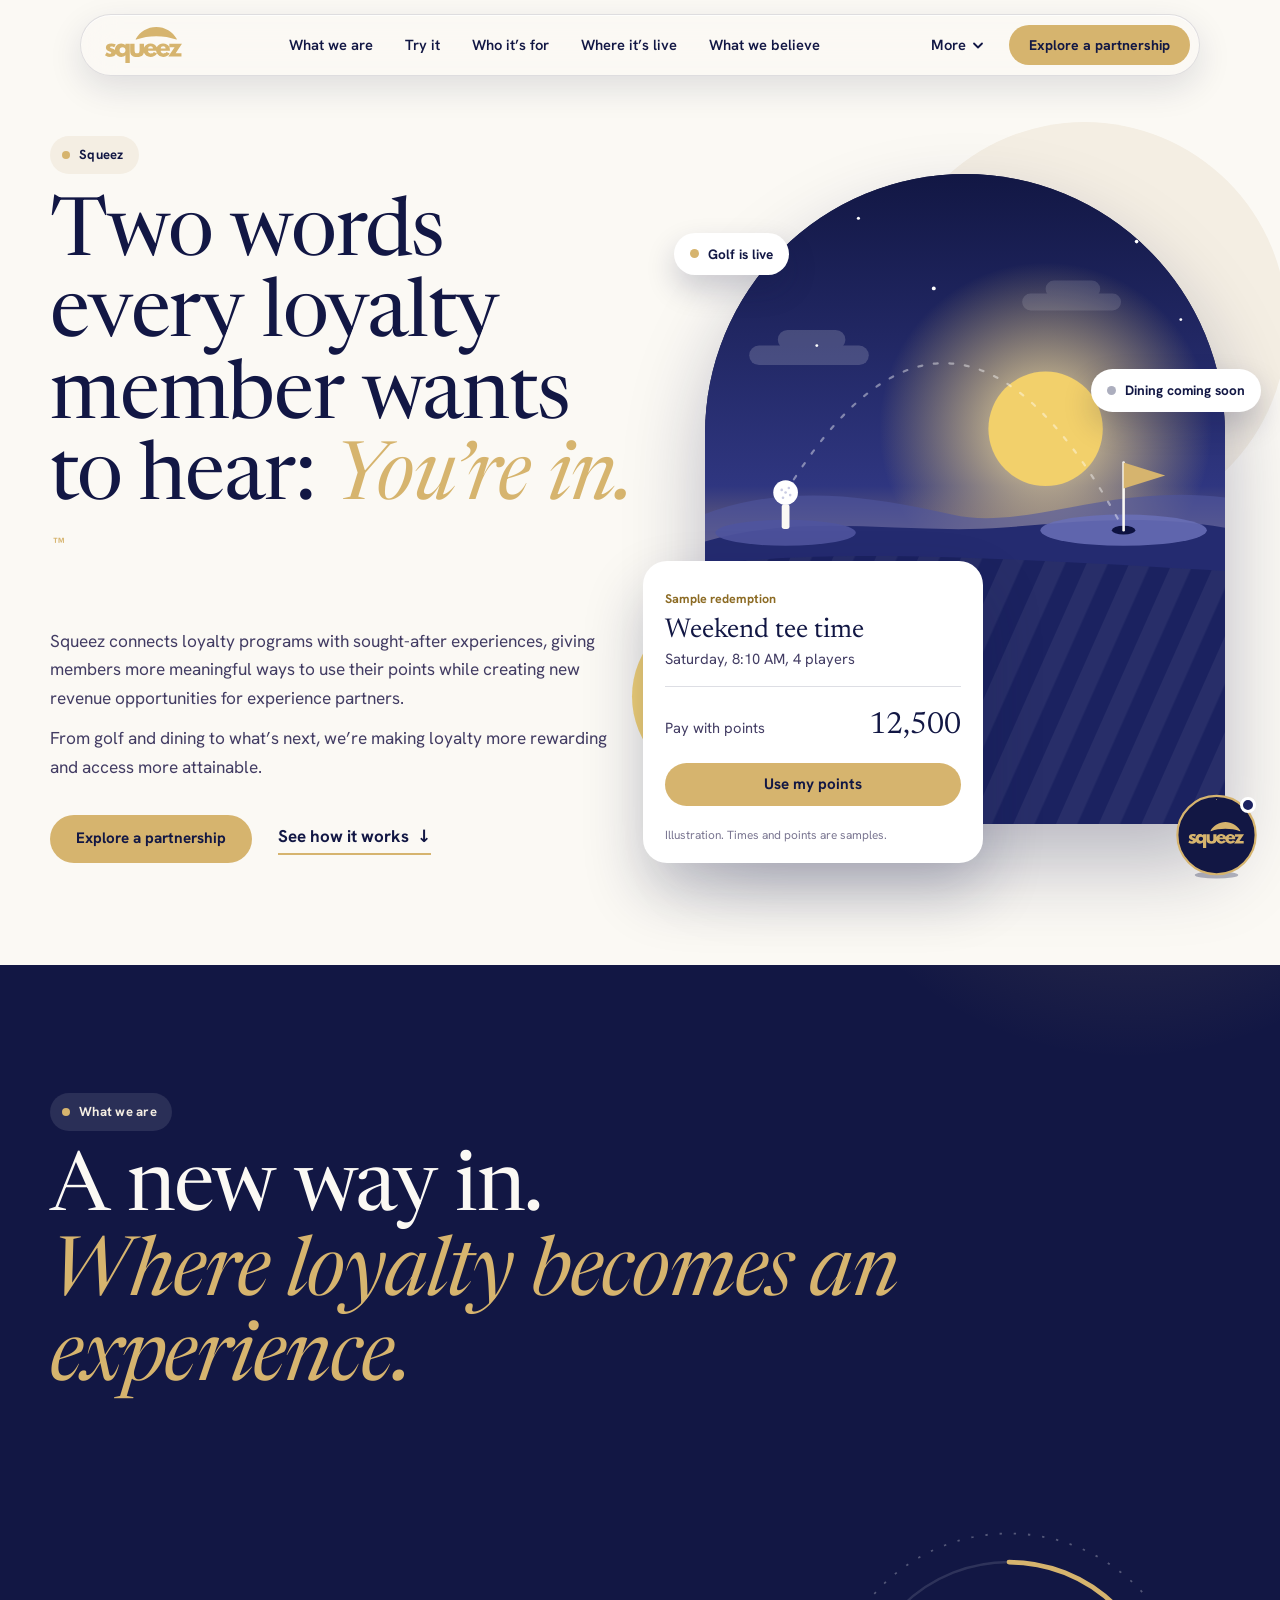
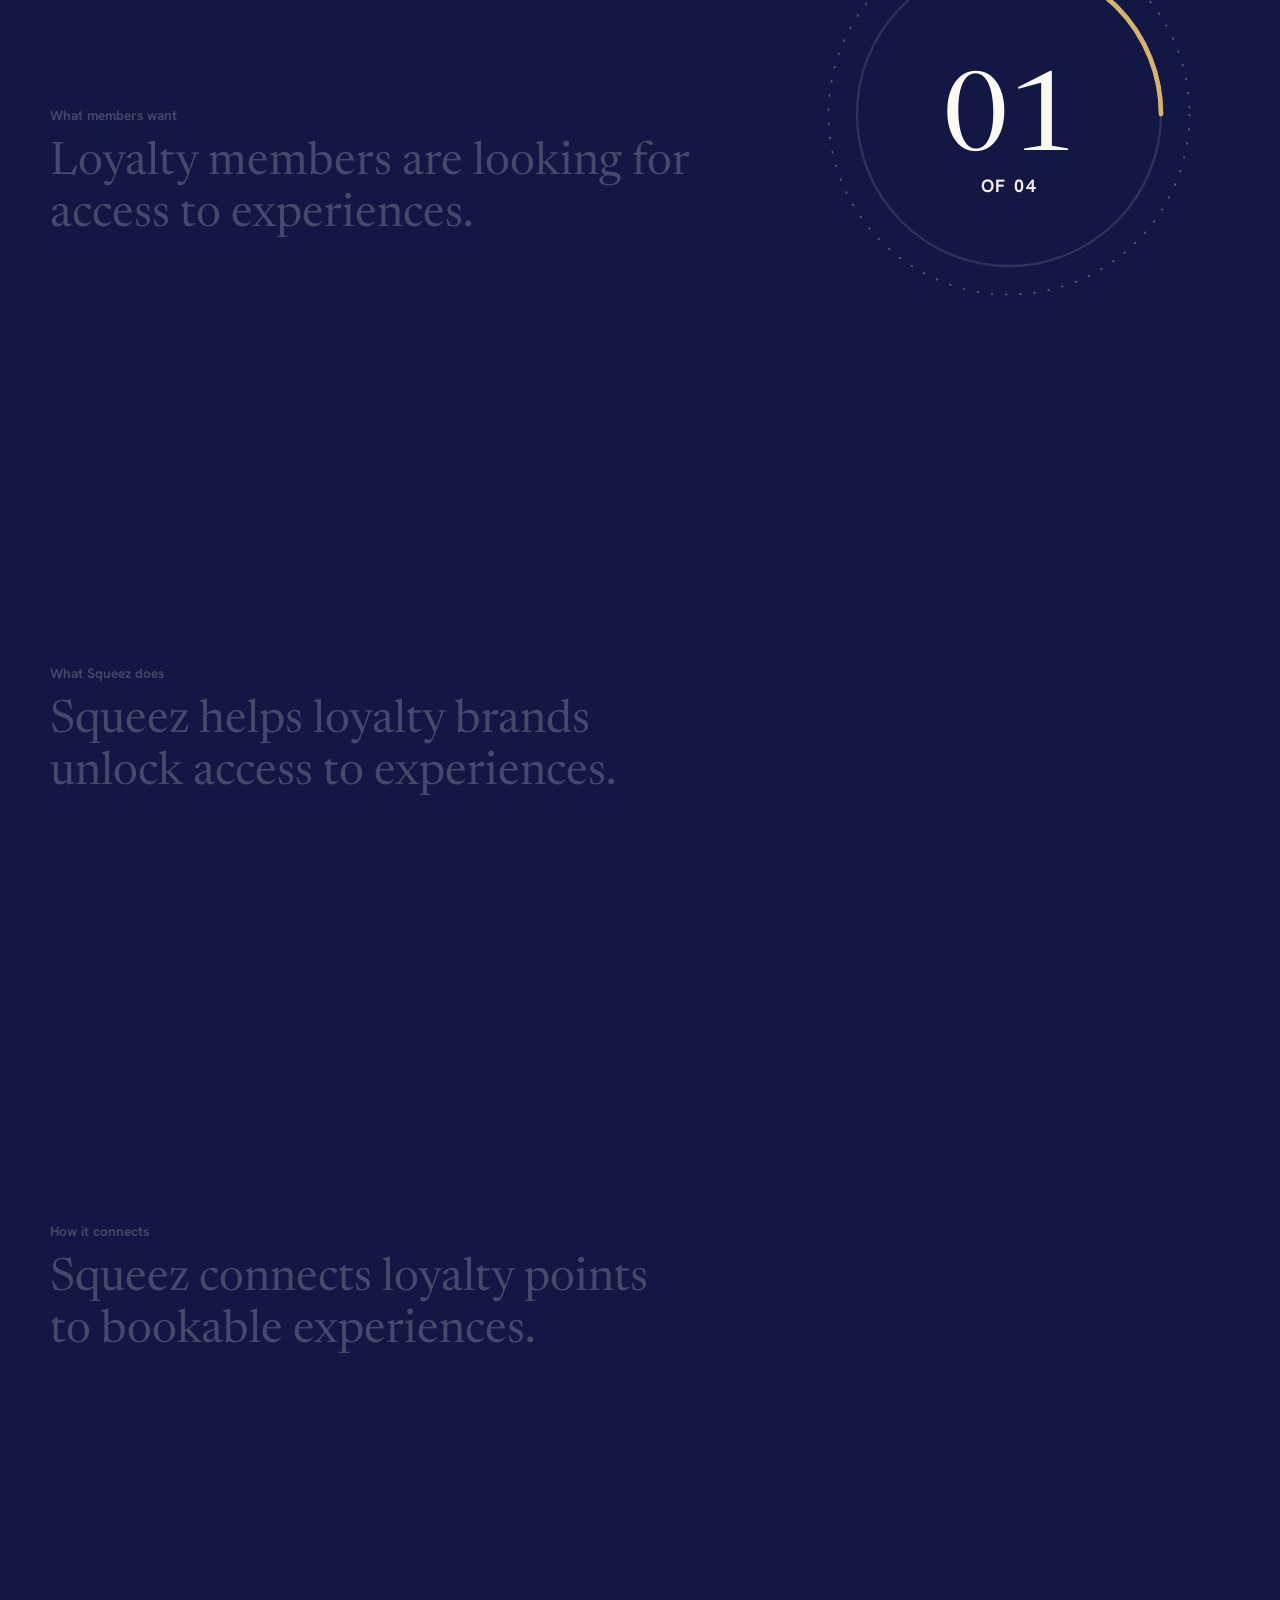
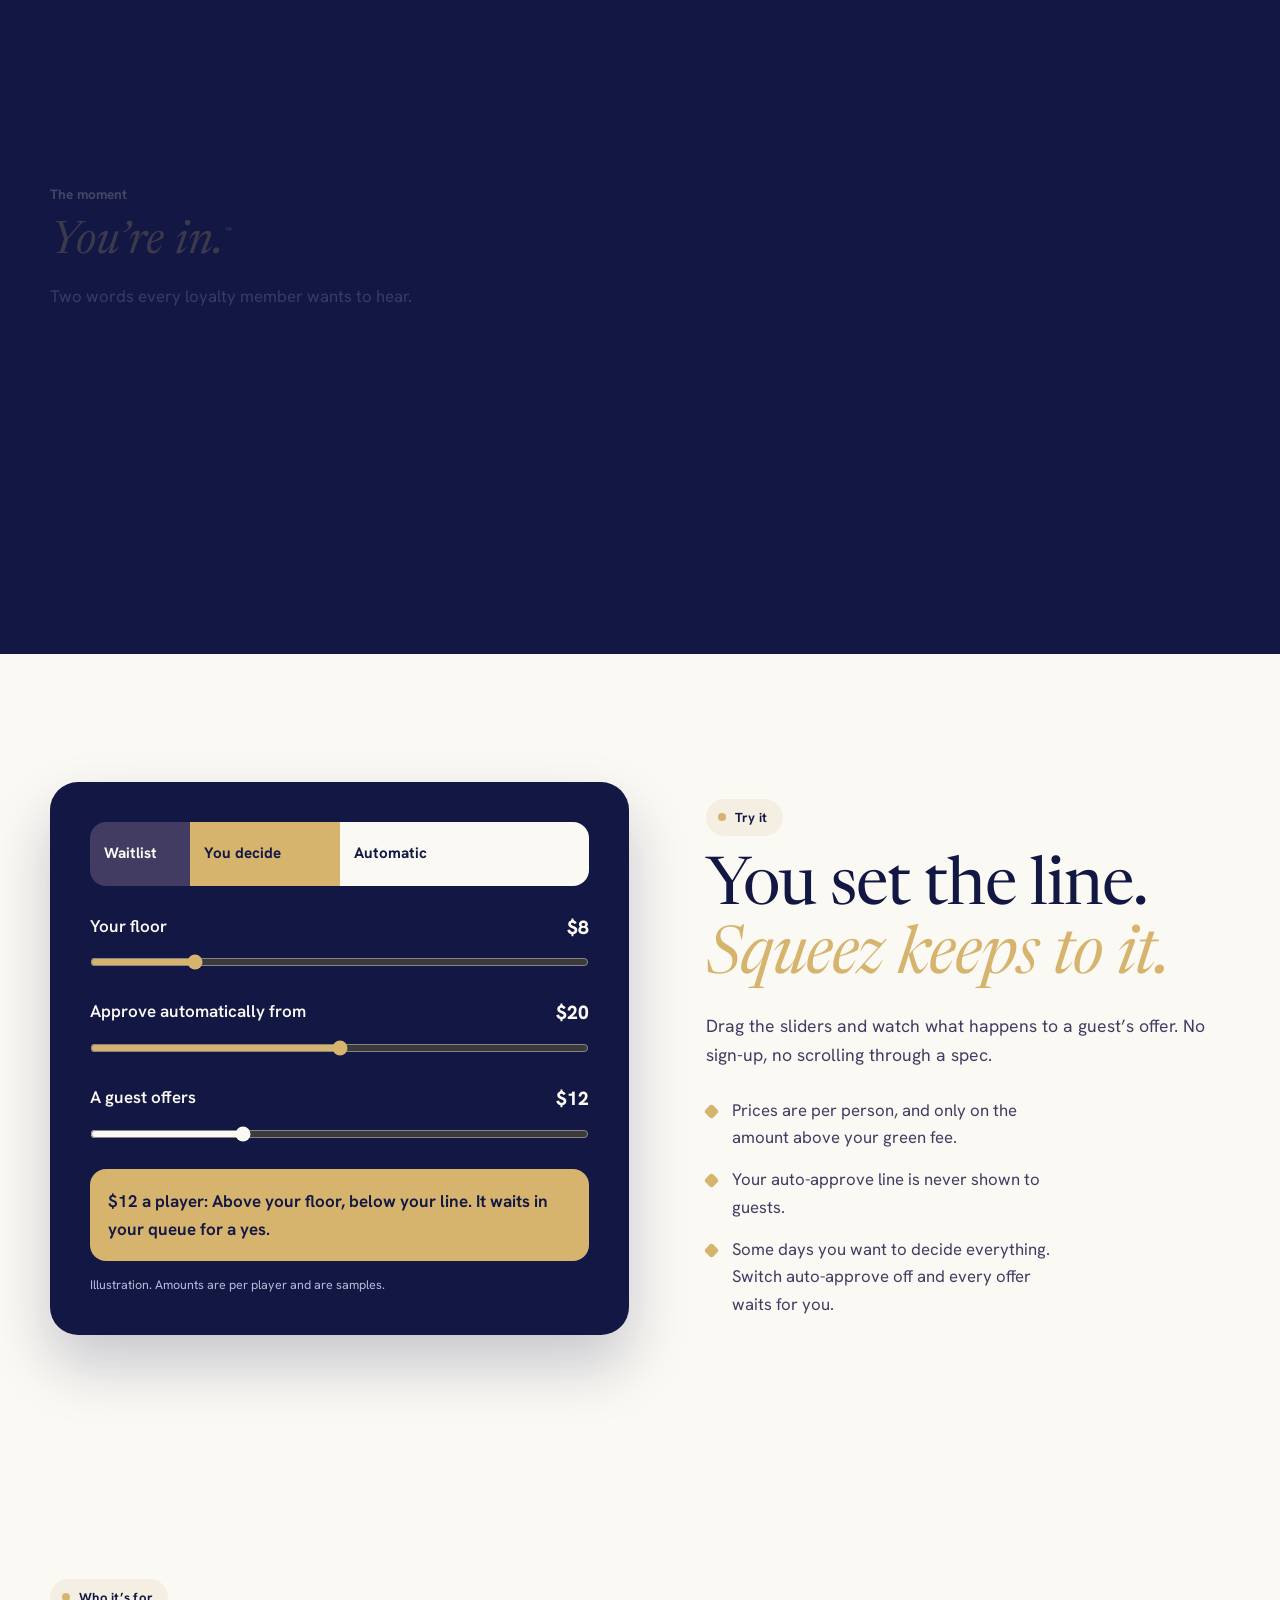
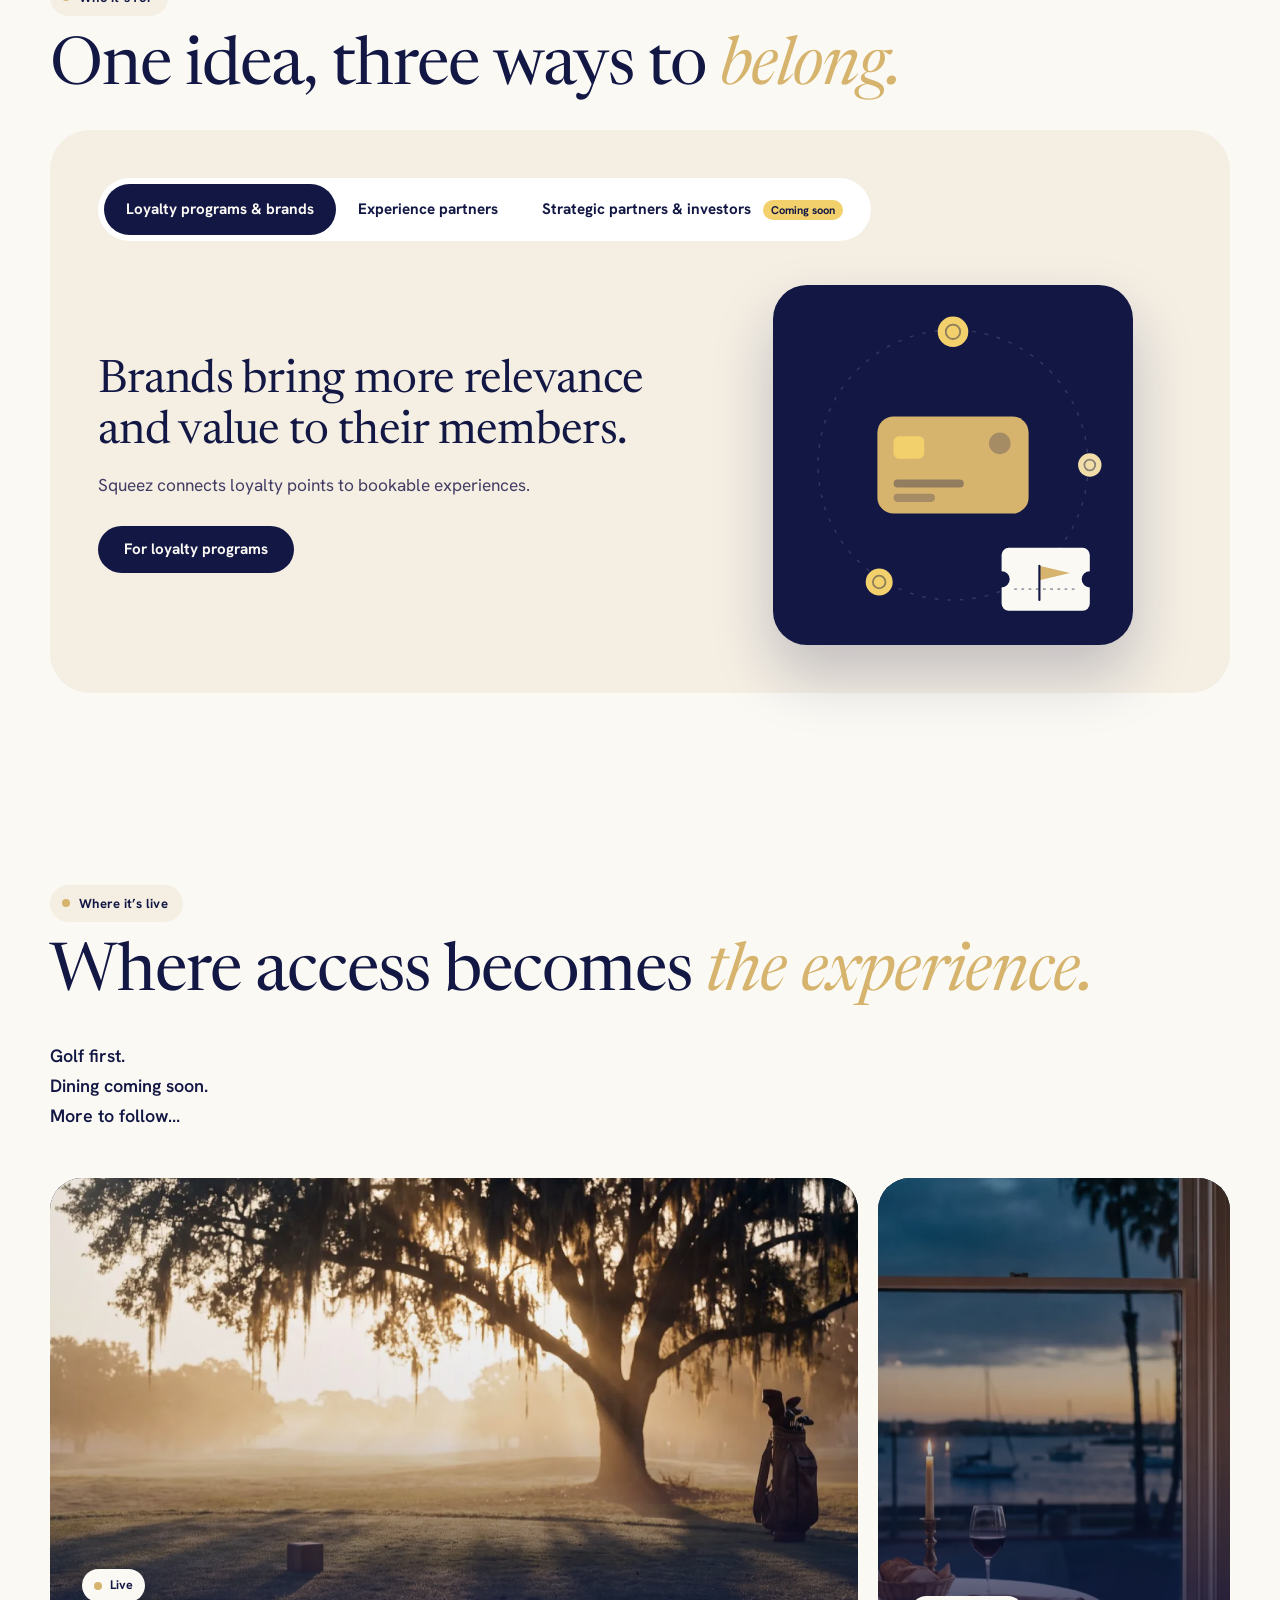
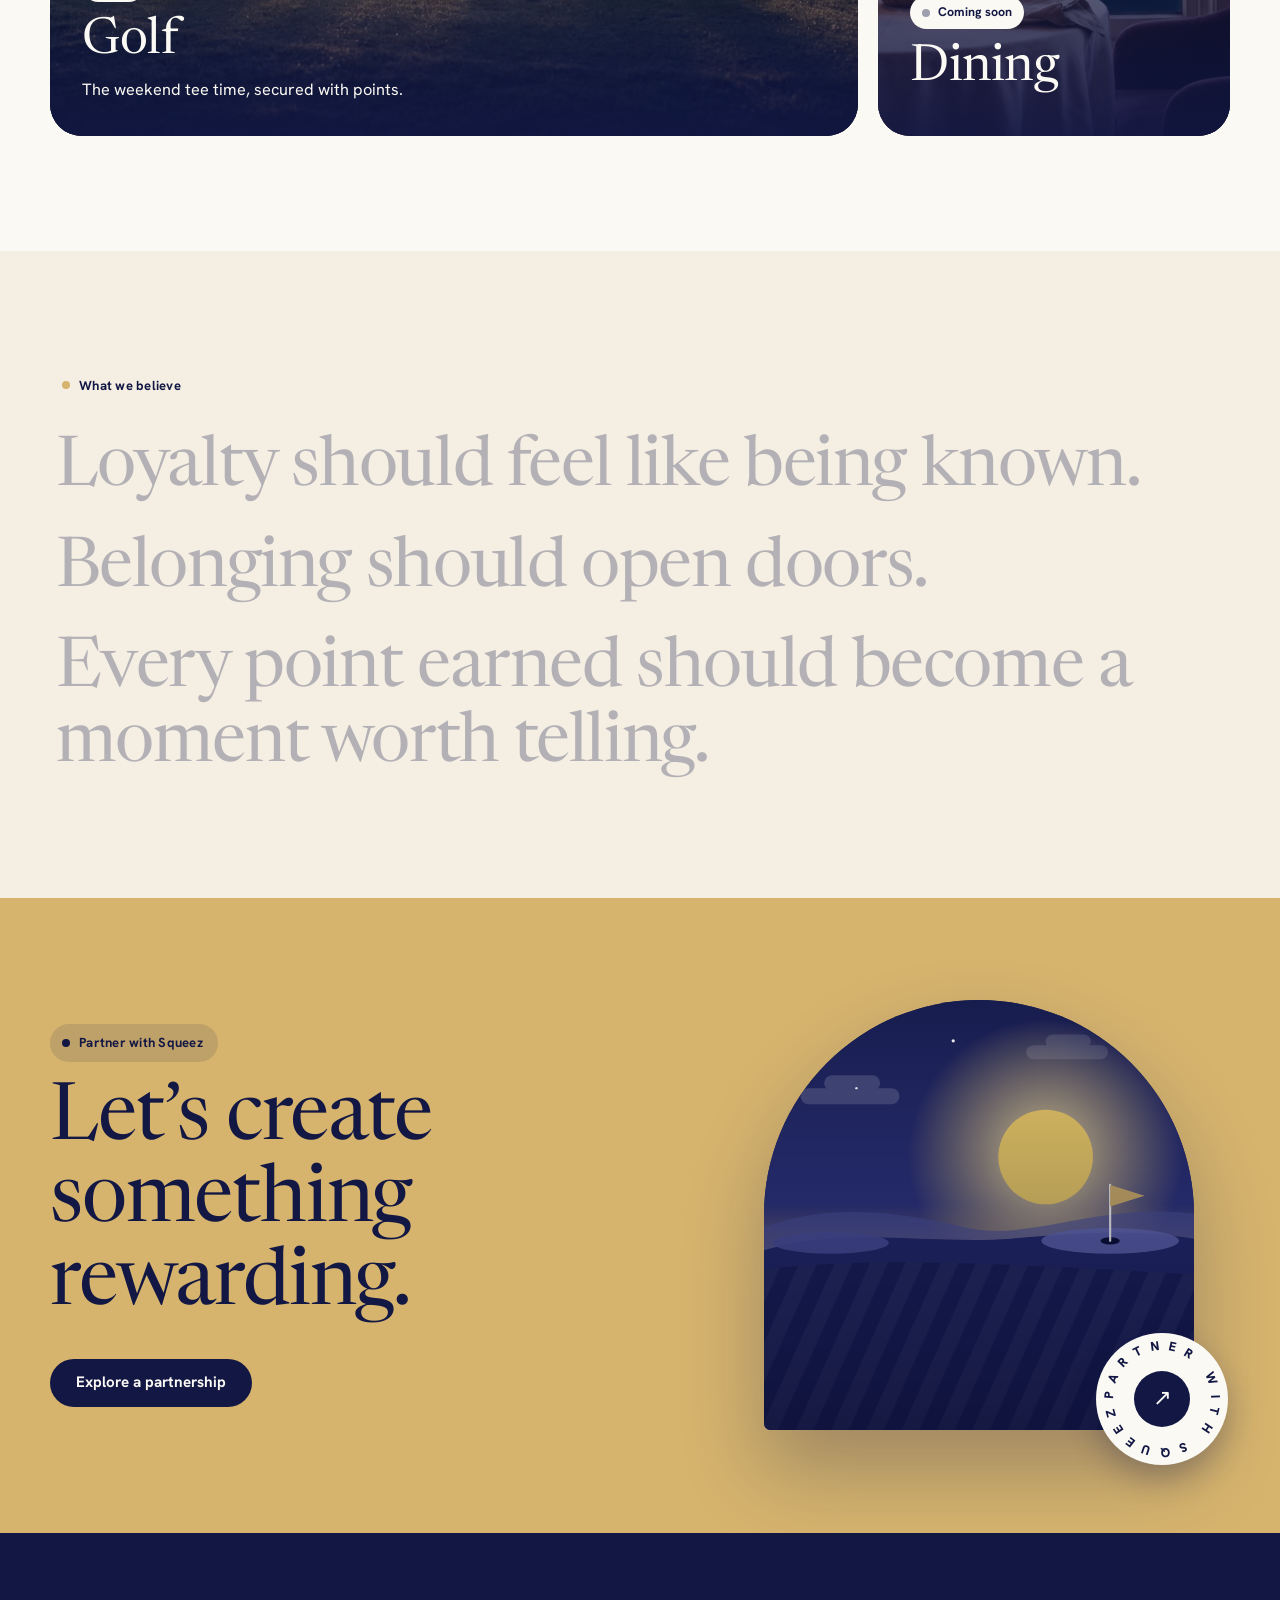
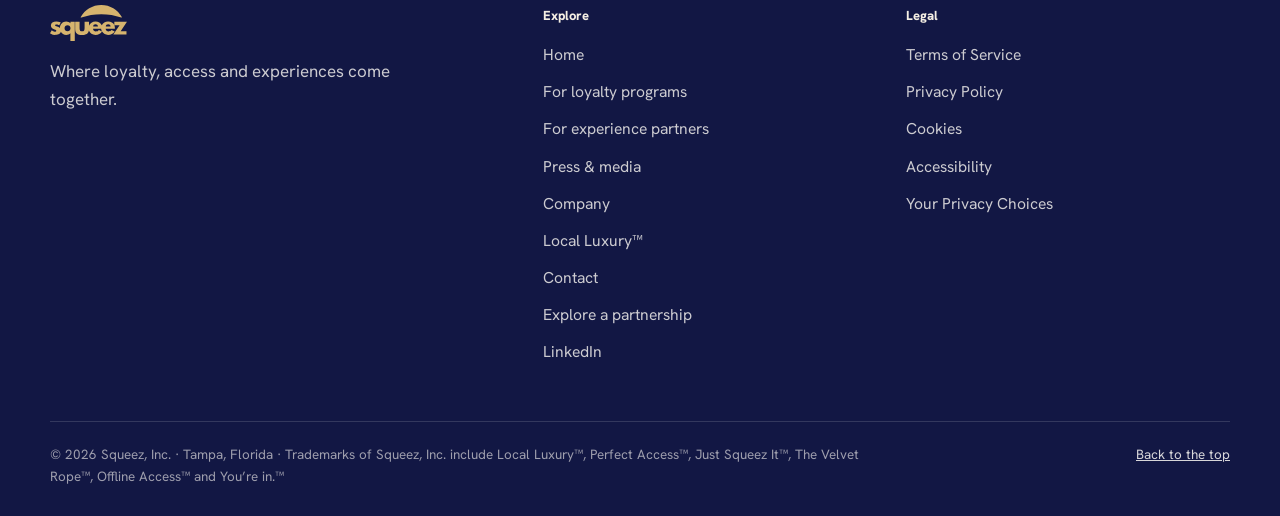
<file: versions/v2.4/index.html>
<!doctype html>
<html lang="en">
<head>
<meta charset="utf-8">
<meta name="viewport" content="width=device-width, initial-scale=1, viewport-fit=cover">
<title>Squeez · Where loyalty, access and experiences come together</title>
<meta name="description" content="Squeez connects loyalty programs with sought-after experiences, giving members more meaningful ways to use their points while creating new revenue opportunities for experience partners.">
<meta name="theme-color" content="#FBF9F4">
<meta property="og:title" content="Squeez · Where loyalty, access and experiences come together">
<meta property="og:description" content="Two words every loyalty member wants to hear: You’re in.™">
<meta property="og:type" content="website">
<link rel="icon" href="data:,">
<link rel="preconnect" href="https://fonts.googleapis.com">
<link rel="preconnect" href="https://fonts.gstatic.com" crossorigin>
<link href="https://fonts.googleapis.com/css2?family=Newsreader:ital,opsz,wght@0,6..72,300;0,6..72,400;1,6..72,300;1,6..72,400&family=Hanken+Grotesk:wght@400;500;600;700;800&display=swap" rel="stylesheet">
<script>document.documentElement.classList.add('js')</script>
<link rel="stylesheet" href="assets/mascot/mascot.css">
<style>
:root{
  --ink:#121744; --ink-2:#1C2260; --mint:#F4EEE3; --mint-2:#E8DFCD; --paper:#FBF9F4; --white:#fff;
  --coral:#D6B46E; --coral-d:#8C6B24; --sun:#F2D06B; --muted:#423C63; --line:rgba(18,23,68,.14);
  --serif:"Newsreader",Georgia,"Times New Roman",serif;
  --sans:"Hanken Grotesk",system-ui,-apple-system,"Segoe UI",sans-serif;
  --ease:cubic-bezier(.22,.61,.36,1); --out:cubic-bezier(.16,1,.3,1); --spring:cubic-bezier(.34,1.56,.64,1);
  --header:72px;
}
*{box-sizing:border-box;margin:0}
html{scroll-behavior:smooth;scroll-padding-top:96px;-webkit-text-size-adjust:100%;text-size-adjust:100%}
body{font-family:var(--sans);font-size:1.0625rem;line-height:1.65;color:var(--muted);background:var(--paper);-webkit-font-smoothing:antialiased;overflow-x:hidden;padding-left:env(safe-area-inset-left);padding-right:env(safe-area-inset-right)}
img{display:block;max-width:100%;height:auto}
a{color:inherit}
a,button{touch-action:manipulation;-webkit-tap-highlight-color:transparent}
:focus-visible{outline:3px solid var(--coral);outline-offset:3px;border-radius:8px}
.wrap{width:min(1180px,100% - 48px);margin-inline:auto}
.skip{position:absolute;left:12px;top:-60px;background:var(--ink);color:var(--paper);padding:10px 18px;border-radius:999px;font-weight:700;z-index:100;transition:top .2s}
.skip:focus{top:12px}
.eyebrow{display:inline-flex;align-items:center;gap:9px;font-size:.82rem;font-weight:700;letter-spacing:.02em;color:var(--ink);background:var(--mint);padding:8px 15px 8px 12px;border-radius:999px}
.eyebrow::before{content:"";width:8px;height:8px;border-radius:50%;background:var(--coral)}
.on-ink .eyebrow{background:rgba(255,255,255,.1);color:var(--mint)}
.btn{display:inline-flex;align-items:center;justify-content:center;gap:.55rem;background:var(--ink);color:var(--paper);font:inherit;font-weight:700;font-size:.95rem;line-height:1;padding:16px 26px;border-radius:999px;text-decoration:none;border:0;cursor:pointer;transition:background .25s,transform .6s var(--spring),box-shadow .4s;position:relative;overflow:hidden}
.btn:hover{background:var(--ink-2);transform:translateY(-3px);box-shadow:0 14px 28px rgba(18,23,68,.22)}
.btn:active{transform:translateY(0) scale(.97);transition-duration:.12s}
.btn.coral{background:var(--coral);color:var(--ink)}
.btn.coral:hover{background:#F4C877}
.btn[disabled]{cursor:default;opacity:.9}
.rip{position:absolute;border-radius:50%;pointer-events:none;background:rgba(255,255,255,.35);transform:scale(0);animation:rip .8s var(--out) forwards}
@keyframes rip{to{transform:scale(1);opacity:0}}
.link{font-weight:700;color:var(--ink);text-decoration:none;display:inline-flex;align-items:center;gap:8px;border-bottom:2px solid var(--coral);padding-bottom:3px;transition:gap .35s var(--out)}
.link:hover{gap:14px}
h1,h2,h3{font-family:var(--serif);font-weight:400;color:var(--ink);letter-spacing:-.015em}
h2{font-size:clamp(2.3rem,5.2vw,4.4rem);line-height:1.04;margin-top:18px}
h2 em,h1 em{font-style:italic;color:var(--coral)}
.on-ink h2{color:var(--paper)} .on-ink{color:rgba(251,249,244,.82)}

/* ---------- floating navbar ---------- */
.fnav{position:fixed;top:14px;left:0;right:0;z-index:60;display:flex;justify-content:center;padding-inline:12px;pointer-events:none;transition:transform .8s var(--out)}
.fnav.is-hidden{transform:translateY(calc(-100% - 28px))}
.fn-pill{pointer-events:auto;position:relative;display:flex;align-items:center;gap:6px;width:min(1120px,100%);height:62px;padding:0 9px 0 24px;border-radius:999px;background:rgba(251,249,244,.74);backdrop-filter:blur(18px) saturate(1.5);-webkit-backdrop-filter:blur(18px) saturate(1.5);border:1px solid rgba(18,23,68,.12);box-shadow:0 12px 34px rgba(18,23,68,.12),inset 0 1px 0 rgba(255,255,255,.7);transition:width .8s var(--out),height .5s var(--out),background .4s,box-shadow .5s}
.fnav.is-compact .fn-pill{width:min(940px,100%);height:56px;background:rgba(251,249,244,.9);box-shadow:0 20px 46px rgba(18,23,68,.2),inset 0 1px 0 #fff}
.logo{display:block;flex:none;margin-right:10px}
.logo img{width:78px;height:36px;transition:transform .5s var(--out)}
.logo:hover img{transform:scale(1.06) rotate(-2deg)}
.fn-nav{position:relative;flex:1;min-width:0;display:flex;justify-content:center;overflow:hidden}
.fn-list{list-style:none;padding:0;display:flex;gap:2px;position:relative}
.fn-list li{flex:none}
.fn-list li.is-over{display:none}
.fn-list a,.fn-more{position:relative;z-index:1;display:block;padding:10px 15px;border-radius:999px;color:var(--ink);font:inherit;font-weight:600;font-size:.92rem;line-height:1.2;text-decoration:none;white-space:nowrap;background:none;border:0;cursor:pointer;transition:color .35s,background .25s}
.fn-list a:hover,.fn-more:hover{background:var(--mint)}
.fn-list a.on{color:var(--paper);background:none}
.fn-ind{position:absolute;z-index:0;left:0;top:0;height:100%;width:0;border-radius:999px;background:var(--ink);opacity:0;transition:transform .7s var(--out),width .7s var(--out),opacity .4s;pointer-events:none}
.fn-more-wrap{position:relative;flex:none}
.fn-more{display:inline-flex;align-items:center;gap:6px}
.fn-more svg{width:12px;height:12px;transition:transform .5s var(--spring)}
.fn-more[aria-expanded=true] svg{transform:rotate(180deg)}
.fn-more.has-active::after{content:"";width:7px;height:7px;border-radius:50%;background:var(--coral)}
.fn-more[hidden]{display:none}
.fn-cta{flex:none;padding:13px 20px!important;font-size:.88rem!important;margin-left:4px}
.fn-burger{display:none;flex:none;width:46px;height:46px;border:0;border-radius:50%;background:var(--mint);cursor:pointer;place-items:center;align-content:center;gap:5px;padding:0}
.fn-burger span{display:block;width:18px;height:2px;border-radius:2px;background:var(--ink);transition:transform .5s var(--spring)}
.fn-burger[aria-expanded=true] span:first-child{transform:translateY(3.5px) rotate(45deg)}
.fn-burger[aria-expanded=true] span:last-child{transform:translateY(-3.5px) rotate(-45deg)}
.fn-progress{position:absolute;left:34px;right:34px;bottom:-1px;height:2px;border-radius:2px;background:var(--coral);transform-origin:0 50%;transform:scaleX(var(--sp,0));opacity:.9;pointer-events:none}
.fn-pop,.fn-sheet{position:absolute;top:calc(100% + 12px);background:var(--paper);border:1px solid var(--line);border-radius:26px;box-shadow:0 30px 70px rgba(18,23,68,.24);padding:10px;opacity:0;visibility:hidden;transform:translateY(-10px) scale(.96);transform-origin:top right;transition:opacity .3s var(--ease),transform .6s var(--spring),visibility 0s .6s}
.fn-pop.open,.fn-sheet.open{opacity:1;visibility:visible;transform:none;transition-delay:0s}
.fn-pop{right:0;min-width:250px}
.fn-sheet{left:0;right:0}
.fn-pop,.fn-sheet{max-height:calc(100vh - 110px);max-height:calc(100dvh - 110px);overflow-y:auto;overscroll-behavior:contain}
.fn-pop ul,.fn-sheet ul{list-style:none;padding:0;display:grid;gap:2px}
.fn-pop a,.fn-sheet a{display:block;padding:13px 16px;border-radius:18px;color:var(--ink);font-weight:700;font-size:1rem;text-decoration:none;transition:background .25s}
.fn-pop a:hover,.fn-sheet a:hover{background:var(--mint)}
.fn-pop a.on,.fn-sheet a.on{background:var(--ink);color:var(--paper)}
.fn-sheet .btn{width:100%;margin-top:8px}
@media(max-width:860px){
  .fn-nav,.fn-more-wrap{display:none}
  .fn-pill{padding-left:20px}
  .fn-cta{margin-left:auto}
  .fn-burger{display:grid}
}
@media(max-width:560px){.fn-cta{display:none}.fn-burger{margin-left:auto}.fn-pill{height:58px}}
@media(prefers-reduced-motion:reduce){.fnav{transition:none}}

/* ---------- hero ---------- */
.hero{position:relative;padding-block:calc(var(--header) + clamp(28px,5vw,64px)) clamp(56px,8vw,110px);overflow:hidden}
.hero-grid{display:grid;grid-template-columns:minmax(0,1.05fr) minmax(0,.95fr);gap:clamp(32px,5vw,80px);align-items:center}
h1{font-size:clamp(2.7rem,6.3vw,5.6rem);line-height:1.01;margin-top:22px;max-width:11.5em}
.tm{font-family:var(--sans);font-size:.2em;font-style:normal;font-weight:700;vertical-align:top;position:relative;top:.9em;margin-left:.2em;color:var(--coral)}
.hero-copy p.lead{max-width:34em;font-size:clamp(1.05rem,1.35vw,1.2rem);margin-top:24px}
.hero-copy p.lead+p.lead{margin-top:12px}
.actions{display:flex;align-items:center;gap:26px;flex-wrap:wrap;margin-top:34px}
.hero-visual{position:relative;justify-self:center;width:100%;max-width:520px}
.blob{position:absolute;width:78%;aspect-ratio:1;right:-12%;top:-8%;border-radius:50%;background:var(--mint);z-index:-1;animation:float 9s ease-in-out infinite alternate}
.blob.two{width:34%;left:-14%;right:auto;top:auto;bottom:6%;background:var(--sun);opacity:.9;animation-duration:7s}
@keyframes float{from{transform:translate(0,0)}to{transform:translate(0,-18px)}}
.arch{position:relative;overflow:hidden;border-radius:999px 999px 30px 30px;aspect-ratio:4/5;background:#121744;box-shadow:0 40px 80px rgba(18,23,68,.28)}
.scene{position:absolute;inset:0;width:100%;height:100%;display:block}
.scene .tb{transform-box:fill-box;transform-origin:center}
.scene .sun-glow{animation:sunpulse 7s ease-in-out infinite alternate}
@keyframes sunpulse{from{transform:scale(.94);opacity:.8}to{transform:scale(1.08);opacity:1}}
.scene .sun-core{animation:sunrise 14s ease-in-out infinite alternate}
@keyframes sunrise{from{transform:translateY(9px)}to{transform:translateY(-11px)}}
.scene .cloud{fill:#fff;opacity:.17;animation:cloudmove 48s linear infinite alternate}
.scene .c2{animation-duration:64s;opacity:.12}
@keyframes cloudmove{from{transform:translateX(-34px)}to{transform:translateX(48px)}}
.scene .tw{animation:twinkle 3.2s ease-in-out infinite}.scene .t2{animation-delay:-1.1s}.scene .t3{animation-delay:-2.2s}
@keyframes twinkle{0%,100%{opacity:.12}50%{opacity:.95}}
.scene .hills-back{animation:sway 18s ease-in-out infinite alternate}
@keyframes sway{from{transform:translateX(-9px)}to{transform:translateX(9px)}}
.scene .flag{transform-box:fill-box;transform-origin:0 50%;animation:wave 2.2s ease-in-out infinite alternate}
@keyframes wave{from{transform:skewY(-7deg) scaleX(1)}to{transform:skewY(7deg) scaleX(.86)}}
.scene.cheer .flag{animation-duration:.45s}
.scene .traj{fill:none;stroke:#fff;stroke-opacity:.42;stroke-width:1.7;stroke-dasharray:3 9;stroke-linecap:round;animation:flowd 2.4s linear infinite}
@keyframes flowd{to{stroke-dashoffset:-48}}
.scene .ball-idle{animation:ballbob 2.4s ease-in-out infinite alternate}
@keyframes ballbob{to{transform:translateY(-3px)}}
.scene .pt{fill:#D6B46E;opacity:0;animation:riseup 7s ease-in infinite}
.scene .p2{animation-delay:-1.8s}.scene .p3{animation-delay:-3.4s}.scene .p4{animation-delay:-5s}.scene .p5{animation-delay:-6.2s}
@keyframes riseup{0%{transform:translateY(0) scale(.6);opacity:0}15%{opacity:.9}100%{transform:translateY(-250px) scale(1);opacity:0}}
.scene .ring{fill:none;stroke:#FFE9A8;stroke-width:2;opacity:0;transform-box:fill-box;transform-origin:center}
.scene.landed .ring{animation:ringout 1.3s var(--out) forwards}
.scene.landed .r2{animation-delay:.12s}.scene.landed .r3{animation-delay:.24s}
@keyframes ringout{0%{transform:scale(.4);opacity:.95}100%{transform:scale(9);opacity:0}}
.scene .sp{opacity:0}
.scene.landed .sp{animation:spark 1.1s var(--out) forwards}
@keyframes spark{0%{transform:translate(0,0) scale(1);opacity:1}100%{transform:translate(var(--dx),var(--dy)) scale(.2);opacity:0}}
.cta-art .arch::after{content:"";position:absolute;inset:0;background:linear-gradient(180deg,rgba(18,23,68,.05),rgba(18,23,68,.5));mix-blend-mode:multiply;pointer-events:none}
@keyframes kb{from{transform:scale(1.02)}to{transform:scale(1.14) translate(-1.5%,-1%)}}
.chip{position:absolute;display:inline-flex;align-items:center;gap:9px;background:var(--white);color:var(--ink);font-weight:700;font-size:.85rem;padding:10px 16px;border-radius:999px;box-shadow:0 14px 30px rgba(18,23,68,.2);animation:float 6s ease-in-out infinite alternate}
.chip i{width:9px;height:9px;border-radius:50%;background:var(--coral);animation:pulse 1.8s ease-in-out infinite}
.chip.a{top:9%;left:-6%}
.chip.b{top:30%;right:-7%;animation-delay:-3s}
.chip.b i{background:var(--ink);animation:none;opacity:.35}
@keyframes pulse{0%,100%{box-shadow:0 0 0 0 rgba(214,180,110,.55)}60%{box-shadow:0 0 0 9px rgba(214,180,110,0)}}

/* the member moment */
.moment{position:absolute;left:-12%;bottom:-6%;width:min(340px,78%);background:var(--white);border-radius:24px;padding:22px 22px 18px;box-shadow:0 30px 60px rgba(18,23,68,.24);color:var(--muted)}
.moment .tag{font-size:.78rem;font-weight:700;color:var(--coral-d)}
.m-title{font-family:var(--serif);font-size:1.7rem;line-height:1.1;color:var(--ink);margin-top:4px}
.m-meta{font-size:.92rem;margin-top:2px}
.m-stage{position:relative;min-height:128px;margin-top:14px;border-top:1px solid var(--line)}
.m-layer{position:absolute;inset:14px 0 0;transition:opacity .6s var(--ease),transform .8s var(--out)}
.m-done{opacity:0;transform:translateY(10px);pointer-events:none}
.moment.is-done .m-ask{opacity:0;transform:translateY(-10px);pointer-events:none}
.moment.is-done .m-done{opacity:1;transform:none;pointer-events:auto}
.m-points{display:flex;justify-content:space-between;align-items:baseline;margin-bottom:12px;font-size:.92rem}
.m-points b{font-family:var(--serif);font-weight:400;font-size:1.9rem;color:var(--ink);font-variant-numeric:tabular-nums}
.m-ask .btn{width:100%;padding:14px 20px}
.m-bar{position:absolute;left:0;bottom:-2px;height:3px;width:0;background:var(--coral);border-radius:3px}
.moment.is-working .m-bar{width:100%;transition:width 1.3s linear}
.m-yes{display:flex;align-items:center;gap:12px}
.m-check{width:44px;height:44px;flex:none}
.m-check circle{fill:var(--mint);stroke:none;transform-origin:center;transform:scale(0)}
.m-check path{fill:none;stroke:var(--ink);stroke-width:2.6;stroke-linecap:round;stroke-linejoin:round;stroke-dasharray:40;stroke-dashoffset:40}
.moment.is-done .m-check circle{animation:pop .6s var(--spring) forwards}
.moment.is-done .m-check path{animation:draw .5s var(--ease) .35s forwards}
@keyframes pop{to{transform:scale(1)}}
@keyframes draw{to{stroke-dashoffset:0}}
.m-yes strong{font-family:var(--serif);font-style:italic;font-weight:400;font-size:2.3rem;line-height:1;color:var(--coral-d)}
.m-yes sup{font-family:var(--sans);font-size:.3em;font-style:normal;font-weight:700;vertical-align:top;position:relative;top:.7em}
.m-done p{margin-top:10px;font-size:.92rem}
.m-again{margin-top:6px;background:none;border:0;color:var(--ink);font:inherit;font-weight:700;font-size:.88rem;padding:6px 0;cursor:pointer;border-bottom:2px solid var(--coral)}
.m-note{margin-top:12px;font-size:.74rem;opacity:.7}

/* ---------- what we are: the story ---------- */
.what{background:var(--ink);padding-block:clamp(72px,10vw,140px);position:relative;overflow:hidden;overflow:clip;isolation:isolate}   /* clip, not hidden: hidden would switch off the sticky ring */
.what::before{content:"";position:absolute;width:60vw;max-width:760px;aspect-ratio:1;border-radius:50%;right:-18%;top:-22%;background:radial-gradient(circle,rgba(214,180,110,.22),transparent 65%);z-index:-1;animation:float 12s ease-in-out infinite alternate}
.what h2{max-width:12em;font-size:clamp(2.6rem,6.4vw,5.4rem)}
.story{display:grid;grid-template-columns:minmax(0,1.2fr) minmax(0,.8fr);gap:clamp(32px,6vw,96px);margin-top:clamp(48px,7vw,96px)}
.story-pin{position:sticky;top:calc(var(--header) + 36px);align-self:start;height:min(60vh,440px);display:grid;place-items:center}
.ring{width:min(100%,380px);height:auto;overflow:visible}
.ring .track{fill:none;stroke:rgba(255,255,255,.12);stroke-width:2}
.ring .prog{fill:none;stroke:var(--coral);stroke-width:4;stroke-linecap:round;transform:rotate(-90deg);transform-origin:center;transition:stroke-dashoffset .9s var(--out)}
.ring .spin{fill:none;stroke:rgba(255,255,255,.28);stroke-width:1.5;stroke-dasharray:2 10;transform-origin:center;animation:spinr 40s linear infinite}
@keyframes spinr{to{transform:rotate(360deg)}}
.ring text{font-family:var(--serif);fill:var(--paper);text-anchor:middle}
.ring .num{font-size:92px}
.ring .of{font-family:var(--sans);font-size:15px;font-weight:700;fill:var(--mint);letter-spacing:.1em}
.steps{display:grid}
.step{min-height:62vh;display:flex;flex-direction:column;justify-content:center;opacity:calc(.22 + var(--a,1) * .78);transition:opacity .25s linear}
.step .n{display:none;font-weight:800;font-size:.85rem;color:var(--coral);margin-bottom:10px}
.step .k{font-weight:700;font-size:.85rem;color:var(--mint);margin-bottom:12px}
.step p{font-family:var(--serif);font-size:clamp(1.9rem,3.6vw,3.1rem);line-height:1.12;color:var(--paper);max-width:14em}
.step p em{color:var(--coral)}
.step .sub{font-family:var(--sans);font-size:1.05rem;color:rgba(251,249,244,.75);margin-top:14px;max-width:26em}

/* ---------- who it's for: tabs ---------- */
.who{padding-block:clamp(64px,9vw,128px)}
.tabs{background:var(--mint);border-radius:40px;padding:clamp(20px,4vw,48px);margin-top:26px}
.tablist{position:relative;display:inline-flex;max-width:100%;background:var(--white);border-radius:999px;padding:6px;overflow-x:auto;scrollbar-width:none}
.tablist::-webkit-scrollbar{display:none}
.tab{position:relative;z-index:1;flex:none;background:none;border:0;font:inherit;font-weight:700;font-size:.95rem;color:var(--ink);padding:13px 22px;border-radius:999px;cursor:pointer;white-space:nowrap;transition:color .3s}
.tab[aria-selected=true]{color:var(--paper)}
.tab small{margin-left:8px;font-size:.7rem;background:var(--sun);color:var(--ink);padding:3px 8px;border-radius:999px}
.ind{position:absolute;z-index:0;top:6px;bottom:6px;left:0;border-radius:999px;background:var(--ink);transition:transform .6s var(--out),width .6s var(--out)}
.panels{position:relative;margin-top:clamp(24px,4vw,44px)}
.tp{display:none;grid-template-columns:minmax(0,1.1fr) minmax(0,.9fr);gap:clamp(24px,5vw,64px);align-items:center}
.tp.on{display:grid;animation:rise .9s var(--out)}
@keyframes rise{from{opacity:0;transform:translateY(20px)}to{opacity:1;transform:none}}
.tp h3{font-size:clamp(1.9rem,3.6vw,3rem);line-height:1.1}
.tp p{margin-top:14px;max-width:30em;font-size:1.08rem}
.tp .actions{margin-top:26px}
.art{justify-self:center;width:min(100%,360px);aspect-ratio:1;position:relative;border-radius:34px;background:var(--ink);overflow:hidden;box-shadow:0 30px 60px rgba(18,23,68,.22)}
.art svg{position:absolute;inset:0;width:100%;height:100%}
.ill .halo{fill:none;stroke:rgba(255,255,255,.14);stroke-width:1.6;stroke-dasharray:4 10;transform-origin:200px 200px;animation:spinr 40s linear infinite}
.ill .orbit{transform-origin:200px 200px;animation:spinr 15s linear infinite}
.ill .o2{animation-duration:22s;animation-direction:reverse}.ill .o3{animation-duration:28s}
.ill .coin{fill:#F2D06B}.ill .coin.sun{fill:#F0DDA8}.ill .coin-in{fill:none;stroke:#121744;stroke-width:2;opacity:.45}
.ill .tilt{transform-origin:200px 200px;animation:tilt 6s ease-in-out infinite alternate}
@keyframes tilt{from{transform:rotate(-7deg) translateY(5px)}to{transform:rotate(7deg) translateY(-7px)}}
.ill .flycoin{fill:#F2D06B;opacity:0;animation:coinfly 6s ease-in infinite}
@keyframes coinfly{0%,38%{transform:translate(0,0) scale(1);opacity:0}42%{opacity:1}58%{transform:translate(96px,86px) scale(.7);opacity:1}62%,100%{transform:translate(104px,92px) scale(.3);opacity:0}}
.ill .ticket{transform-box:fill-box;transform-origin:center;animation:ticketpop 6s var(--spring) infinite}
@keyframes ticketpop{0%,50%{transform:scale(0) rotate(-12deg);opacity:0}60%{transform:scale(1.12) rotate(4deg);opacity:1}66%,90%{transform:scale(1) rotate(0);opacity:1}100%{transform:scale(.9);opacity:0}}
.ill .rw{fill:rgba(255,255,255,.1)}.ill .rw.base{fill:rgba(255,255,255,.1)}
.ill .rw-sun{fill:#F2D06B;transform-box:fill-box;transform-origin:0 50%;animation:erode 9s ease-in-out infinite}
@keyframes erode{0%{transform:scaleX(1);opacity:1}46%{transform:scaleX(.5)}56%,92%{transform:scaleX(.5);opacity:1}100%{transform:scaleX(.5);opacity:0}}
.ill .rw-fill{fill:#D6B46E;transform-box:fill-box;transform-origin:0 50%;transform:scaleX(0);animation:fillrow 9s var(--ease) infinite}
@keyframes fillrow{0%,58%{transform:scaleX(0)}68%,92%{transform:scaleX(1);opacity:1}100%{transform:scaleX(1);opacity:0}}
.ill .member{animation:memberin 9s var(--spring) infinite}
@keyframes memberin{0%,48%{transform:translateX(140px);opacity:0}58%{transform:translateX(0);opacity:1}92%{transform:translateX(0);opacity:1}100%{transform:translateX(0);opacity:0}}
.ill .tick{fill:none;stroke:#121744;stroke-width:3.4;stroke-linecap:round;stroke-linejoin:round;stroke-dasharray:44;stroke-dashoffset:44;animation:tickdraw 9s ease infinite}
@keyframes tickdraw{0%,70%{stroke-dashoffset:44;opacity:1}78%,92%{stroke-dashoffset:0;opacity:1}100%{stroke-dashoffset:0;opacity:0}}
.ill .t-open{animation:topen 9s ease infinite}
@keyframes topen{0%,66%{fill:#121744}72%,92%{fill:#121744}}
.ill .bar{fill:#D6B46E;transform-box:fill-box;transform-origin:50% 100%;animation:bargrow 9s ease-in-out infinite}
.ill .b2{fill:#F2D06B;animation-delay:.25s}.ill .b3{animation-delay:.5s}.ill .b4{fill:#F4EEE3;animation-delay:.75s}
@keyframes bargrow{0%,55%{transform:scaleY(.25)}72%{transform:scaleY(1)}92%{transform:scaleY(1)}100%{transform:scaleY(.25)}}
.ill .link{stroke:rgba(255,255,255,.35);stroke-width:1.6;stroke-dasharray:4 7;animation:flowd 2.6s linear infinite}
.ill .slow{animation-duration:46s}
.ill .node{fill:#FBF9F4}.ill .node.coral{fill:#D6B46E}.ill .node.sun{fill:#F2D06B}
.ill .node.soon{fill:none;stroke:#FBF9F4;stroke-width:2;stroke-dasharray:3 4}
.ill .pulse{fill:none;stroke:#F2D06B;stroke-width:2;transform-box:fill-box;transform-origin:center;animation:pulsering 2.8s ease-out infinite}
@keyframes pulsering{0%{transform:scale(.9);opacity:.9}100%{transform:scale(2.3);opacity:0}}
.ill .trend{fill:none;stroke:#D6B46E;stroke-width:4;stroke-linecap:round;stroke-dasharray:420;stroke-dashoffset:420;animation:draw2 6s ease-in-out infinite}
@keyframes draw2{0%{stroke-dashoffset:420}60%,90%{stroke-dashoffset:0}100%{stroke-dashoffset:0;opacity:0}}
.ill .trend-dot{fill:#F2D06B;opacity:0;animation:dotin 6s ease-in-out infinite}
@keyframes dotin{0%,56%{opacity:0;transform:scale(0)}64%,90%{opacity:1;transform:scale(1)}100%{opacity:0}}
.ill .trend-dot{transform-box:fill-box;transform-origin:center}

/* ---------- where it's live: expanding panels ---------- */
.live{padding-block:clamp(40px,6vw,90px) clamp(64px,9vw,128px)}
.live-head{display:flex;justify-content:space-between;align-items:flex-end;gap:32px;flex-wrap:wrap}
.live-head>p{max-width:20em;font-size:clamp(1.05rem,1.4vw,1.2rem);color:var(--ink);font-weight:600}
.more::after{content:"…";display:inline-block;animation:dots 2.4s ease-in-out infinite}
@keyframes dots{0%,100%{opacity:.3}50%{opacity:1}}
.exp{display:flex;gap:clamp(12px,2vw,20px);height:clamp(420px,62vh,600px);margin-top:clamp(28px,4vw,48px)}
.xp{position:relative;flex:1 1 0;min-width:0;overflow:hidden;border:0;padding:0;border-radius:32px;background:var(--ink);color:var(--paper);text-align:left;cursor:pointer;font:inherit;transition:flex-grow .9s var(--out)}
.xp[aria-expanded=true]{flex-grow:2.3}
.xp img{position:absolute;inset:0;width:100%;height:100%;object-fit:cover;transition:transform 1.4s var(--out),filter .8s;filter:saturate(.85) brightness(.82);transform:scale(1.06);animation:kb 28s ease-in-out infinite alternate}
.xp[aria-expanded=true] img{filter:none}
.xp::after{content:"";position:absolute;inset:0;background:linear-gradient(0deg,rgba(18,23,68,.9) 0,rgba(18,23,68,.1) 55%,transparent);pointer-events:none}
.xp-cap{position:absolute;left:0;right:0;bottom:0;z-index:1;padding:clamp(18px,3vw,32px)}
.xp .tg{display:inline-flex;align-items:center;gap:8px;background:var(--paper);color:var(--ink);font-size:.78rem;font-weight:700;padding:6px 12px;border-radius:999px}
.xp .tg i{width:8px;height:8px;border-radius:50%;background:var(--coral)}
.xp.is-live .tg i{animation:pulse 1.8s ease-in-out infinite}
.xp:not(.is-live) .tg i{background:var(--ink);opacity:.4}
.xp h3{display:block;font-family:var(--serif);font-size:clamp(2rem,4vw,3.4rem);line-height:1;color:var(--paper);margin-top:14px}
.xp .d{display:block;max-width:24em;margin-top:10px;font-size:1.02rem;opacity:0;max-height:0;transform:translateY(10px);transition:all .7s var(--out)}
.xp[aria-expanded=true] .d{opacity:1;max-height:6em;transform:none}
.xp:focus-visible{outline-offset:-6px;outline-color:var(--sun)}

/* ---------- what we believe ---------- */
.believe{background:var(--mint);padding-block:clamp(64px,9vw,128px)}
.beliefs{display:grid;gap:clamp(14px,2.4vw,26px);margin-top:28px}
.belief{font-family:var(--serif);font-size:clamp(2rem,5.4vw,4.6rem);line-height:1.08;color:var(--ink);letter-spacing:-.02em;opacity:calc(.28 + var(--a,1) * .72);transition:opacity .3s linear;max-width:16em}
.belief span{background:linear-gradient(transparent 64%,var(--sun) 64%) 0 0/calc(var(--a,1) * 100%) 100% no-repeat;-webkit-box-decoration-break:clone;box-decoration-break:clone;padding:0 .08em}

/* ---------- partner ---------- */
.cta{background:var(--coral);color:var(--ink);padding-block:clamp(56px,8vw,110px);position:relative;overflow:hidden}
.cta .eyebrow{background:rgba(18,23,68,.12);color:var(--ink)}
.cta .eyebrow::before{background:var(--ink)}
.cta-grid{display:grid;grid-template-columns:minmax(0,1.1fr) minmax(0,.9fr);gap:clamp(28px,5vw,80px);align-items:center}
.cta h2{color:var(--ink);font-size:clamp(2.6rem,6.2vw,5.2rem)}
.cta .btn{margin-top:32px}
.cta p{margin-top:16px;max-width:28em;font-weight:600}
.cta-art{position:relative;justify-self:center;width:min(100%,430px)}
.cta-art .arch{aspect-ratio:1;border-radius:999px 999px 30px 30px}
.badge{position:absolute;right:-8%;bottom:-8%;width:132px;height:132px;border-radius:50%;background:var(--paper);box-shadow:0 14px 30px rgba(18,23,68,.28)}
.badge svg{width:100%;height:100%;animation:spinr 18s linear infinite}
.badge text{font-family:var(--sans);font-weight:800;font-size:13.5px;letter-spacing:.16em;fill:var(--ink)}
.badge .core{position:absolute;inset:0;display:grid;place-items:center}
.badge .core span{width:56px;height:56px;border-radius:50%;background:var(--ink);color:var(--paper);display:grid;place-items:center;font-size:1.4rem}

/* ---------- footer ---------- */
footer{background:var(--ink);color:rgba(251,249,244,.8);padding-block:clamp(40px,6vw,72px) 28px}
.f-grid{display:grid;grid-template-columns:1.4fr 1fr 1fr;gap:40px}
.f-grid img{width:78px;height:36px}
.f-tag{margin-top:16px;max-width:22em}
footer h4{font-size:.82rem;font-weight:800;color:var(--mint);margin-bottom:14px}
footer ul{list-style:none;padding:0;display:grid;gap:9px}
footer ul a{text-decoration:none;font-size:.98rem}
footer ul a:hover{color:var(--coral);text-decoration:underline;text-underline-offset:4px}
.f-base{margin-top:clamp(32px,5vw,56px);padding-top:22px;border-top:1px solid rgba(255,255,255,.14);display:flex;justify-content:space-between;gap:20px;flex-wrap:wrap;font-size:.84rem;color:rgba(251,249,244,.6)}
.f-base p{max-width:62em}
.f-base a{color:rgba(251,249,244,.85)}

/* ---------- entrance motion ---------- */
@media(prefers-reduced-motion:no-preference){
  .js .w{display:inline-block;overflow:hidden;vertical-align:top;padding:.1em .16em .22em;margin:-.1em -.16em -.22em}
  .js .w>i{display:inline-block;font-style:inherit;transform:translateY(112%) rotate(4deg);transition:transform 1.1s var(--out);transition-delay:calc(min(var(--i),12) * 65ms)}
  .js .in .w>i{transform:none}
  .js .rv{opacity:0;transform:translateY(28px);transition:opacity .9s var(--ease),transform 1.2s var(--out);transition-delay:var(--d,0ms)}
  .js .rv.in{opacity:1;transform:none}
  .js .arch.rv{transform:translateY(40px) scale(.96)}
  .js .arch.rv.in{transform:none}
  .js .moment.rv{transform:translateY(40px) scale(.94)}
  .js .moment.rv.in{transform:none}
}
.calm *,.calm *::before,.calm *::after{animation-play-state:paused!important}

/* ---------- responsive ---------- */
@media(max-width:960px){
  .hero-grid{grid-template-columns:1fr}
  .hero-visual{max-width:440px;margin-top:20px}
  .moment{left:50%;transform:translateX(-50%);bottom:-12%;width:min(340px,92%)}
  .js .moment.rv.in{transform:translateX(-50%)}
  .js .moment.rv{transform:translateX(-50%) translateY(40px)}
  .hero{padding-bottom:140px}
  .story{grid-template-columns:1fr}
  .story-pin{display:none}
  .step{min-height:0;padding-block:28px;border-top:1px solid rgba(255,255,255,.14);opacity:1}
  .step .n{display:block}
  .tp{grid-template-columns:1fr}.art{width:min(60%,240px)}
  .cta-grid{grid-template-columns:1fr}
  .f-grid{grid-template-columns:1fr 1fr}.f-grid>div:first-child{grid-column:1/-1}
}
@media(max-width:700px){
  .wrap{width:min(1180px,100% - 36px)}
  .exp{flex-direction:column;height:auto}
  .xp{flex:none;height:230px;transition:height .9s var(--out)}
  .xp[aria-expanded=true]{height:400px}
  .actions .btn,.cta .btn{width:100%}
  .chip.a{left:-2%}.chip.b{right:-2%}
  .tabs{border-radius:28px}
  .f-grid{grid-template-columns:1fr}
  .blob{right:-20%}
}
@media(hover:none){.btn:hover{transform:none;box-shadow:none}}
@media(max-height:480px) and (orientation:landscape){.hero{padding-bottom:100px}}


/* v2.4  the rules demo */
.rules{padding:clamp(72px,10vw,140px) 0;background:var(--paper)}
.rules-grid{display:grid;grid-template-columns:1.05fr .95fr;gap:clamp(32px,6vw,96px);align-items:center}
.dial{background:var(--ink);color:var(--paper);border-radius:28px;padding:clamp(22px,3.4vw,40px);box-shadow:0 30px 60px rgba(18,23,68,.22)}
.track{display:flex;height:64px;border-radius:16px;overflow:hidden;margin:0 0 26px;font-weight:700;font-size:.95rem}
.track div{display:flex;align-items:center;padding-inline:14px;white-space:nowrap;overflow:hidden;width:0;transition:width .9s cubic-bezier(.16,1,.3,1)}
.dial.settled .track div{transition:width .12s}
.t-wait{background:var(--muted);color:var(--paper)}
.t-you{background:var(--coral);color:var(--ink)}
.t-auto{background:var(--paper);color:var(--ink)}
.field{display:grid;grid-template-columns:1fr auto;gap:4px 12px;margin-bottom:20px}
.field label{font-weight:600}
.field output{font-weight:800;font-size:1.2rem;font-variant-numeric:tabular-nums}
.field input{grid-column:1/-1;width:100%;accent-color:var(--coral);height:30px;cursor:grab}
.field.offer-f input{accent-color:var(--paper)}
.verdict{margin-top:8px;padding:18px;border-radius:16px;background:var(--paper);color:var(--ink);font-weight:650;min-height:5em;display:flex;align-items:center;transition:background .25s}
.verdict.v-wait{background:#C9CBE3}
.verdict.v-you{background:var(--coral)}
.verdict.v-auto{background:#fff}
.track div{text-overflow:clip}@media(max-width:520px){.track{font-size:.8rem}.track div{padding-inline:9px}}
.dial-note{margin:14px 0 0;font-size:.78rem;color:#B9BCD9}
.rules-copy p{margin-top:18px;font-size:1.1rem;color:var(--muted);max-width:34em}
.rules-copy ul{margin:28px 0 0;padding:0;list-style:none;display:grid;gap:14px;font-size:1.05rem}
.rules-copy li{padding-left:26px;position:relative;max-width:40ch}
.rules-copy li::before{content:"";position:absolute;left:0;top:.55em;width:11px;height:11px;background:var(--coral);border-radius:3px;transform:rotate(45deg)}
@media(max-width:860px){.rules-grid{grid-template-columns:1fr;gap:28px}.rules-copy{display:contents}.rules-copy>*{order:1}.rules-copy .eyebrow{justify-self:start}.dial{order:2}.rules-copy ul{order:3}}

/* mascot, dressed for this palette */
.mx{
  --mx-body:#121744; --mx-body-shade:#E3A92B; --mx-body-hi:#FFF0B8; --mx-leaf:#3E4590; --mx-ink:#121744; --mx-cheek:#F0DDA8;
  --mx-ring-c:#D6B46E; --mx-drop:#D6B46E; --mx-drop-edge:#121744; --mx-pressed:#D6B46E;
  --mx-paper:#FBF9F4; --mx-card:#FFFFFF; --mx-muted:#423C63;
  --mx-head:#121744; --mx-head-2:#1C2260; --mx-head-text:#FBF9F4; --mx-head-muted:#B9BCD9;
  --mx-accent:#1C2260; --mx-accent-text:#FBF9F4; --mx-chip-hover:#F2D06B; --mx-shadow:#121744;
  --mx-display:"Newsreader",Georgia,serif; --mx-bw:2px; --mx-r:24px; --mx-sh-x:0px; --mx-sh-y:18px; --mx-sh-blur:34px; --mx-sh-alpha:.32;
}
@media (prefers-reduced-motion:reduce){*{animation:none!important;transition:none!important;scroll-behavior:auto!important}}
</style>
</head>
<body>
<a class="skip" href="#main">Skip to content</a>

<header class="fnav" id="fnav">
  <div class="fn-pill">
    <a class="logo" href="https://www.trysqueez.com/" aria-label="Squeez home"><img src="assets/img/wordmark-gold.svg" width="78" height="36" alt="Squeez"></a>

    <!-- The list below is the single source of truth. Add or remove an <li> and everything follows:
         items that do not fit move into "More", and the mobile sheet is rebuilt from it. Use data-sec to highlight a section. -->
    <nav class="fn-nav" id="fnNav" aria-label="Main">
      <ul class="fn-list" id="fnList">
        <li><a href="#what" data-sec="what">What we are</a></li>
        <li><a href="#rules" data-sec="rules">Try it</a></li>
        <li><a href="#who" data-sec="who">Who it’s for</a></li>
        <li><a href="#live" data-sec="live">Where it’s live</a></li>
        <li><a href="#believe" data-sec="believe">What we believe</a></li>
        <li><a href="https://www.trysqueez.com/loyalty-programs">For loyalty programs</a></li>
        <li><a href="https://www.trysqueez.com/experience-partners">For experience partners</a></li>
        <li><a href="https://www.trysqueez.com/press">Press &amp; media</a></li>
        <li><a href="https://www.trysqueez.com/company">Company</a></li>
        <li><a href="https://www.trysqueez.com/local-luxury">Local Luxury™</a></li>
      </ul>
      <span class="fn-ind" id="fnInd" aria-hidden="true"></span>
    </nav>

    <div class="fn-more-wrap">
      <button class="fn-more" id="fnMore" type="button" aria-expanded="false" aria-controls="fnPop" hidden>More <svg viewBox="0 0 12 12" aria-hidden="true"><path d="M2 4.5l4 4 4-4" fill="none" stroke="currentColor" stroke-width="1.8" stroke-linecap="round" stroke-linejoin="round"/></svg></button>
      <div class="fn-pop" id="fnPop"><ul></ul></div>
    </div>

    <a class="btn coral fn-cta" href="https://www.trysqueez.com/contact">Explore a partnership</a>
    <button class="fn-burger" id="fnBurger" type="button" aria-expanded="false" aria-controls="fnSheet" aria-label="Menu"><span></span><span></span></button>
    <div class="fn-sheet" id="fnSheet"><a class="btn coral" href="https://www.trysqueez.com/contact">Explore a partnership</a></div>
    <div class="fn-progress" id="fnProg" aria-hidden="true"></div>
  </div>
</header>

<main id="main">

<!-- HERO -->
<section class="hero" id="top">
  <div class="wrap hero-grid">
    <div class="hero-copy">
      <span class="eyebrow rv">Squeez</span>
      <h1 data-split>Two words every loyalty member wants to hear: <em>You’re in.</em><sup class="tm">™</sup></h1>
      <p class="lead rv" style="--d:450ms">Squeez connects loyalty programs with sought-after experiences, giving members more meaningful ways to use their points while creating new revenue opportunities for experience partners.</p>
      <p class="lead rv" style="--d:560ms">From golf and dining to what’s next, we’re making loyalty more rewarding and access more attainable.</p>
      <div class="actions rv" style="--d:700ms">
        <a class="btn coral" href="https://www.trysqueez.com/contact">Explore a partnership</a>
        <a class="link" href="#what">See how it works <span aria-hidden="true">↓</span></a>
      </div>
    </div>

    <div class="hero-visual">
      <span class="blob" aria-hidden="true"></span><span class="blob two" aria-hidden="true"></span>
      <div class="arch rv" id="heroScene" style="--d:200ms" aria-hidden="true">
        <svg class="scene" viewBox="0 0 400 500" preserveAspectRatio="xMidYMid slice" focusable="false">
          <defs>
            <linearGradient id="skyG" x1="0" y1="0" x2="0" y2="1"><stop offset="0" stop-color="#121744"/><stop offset=".48" stop-color="#2F3680"/><stop offset=".74" stop-color="#F4C877"/><stop offset="1" stop-color="#F0DDA8"/></linearGradient>
            <radialGradient id="sunG"><stop offset="0" stop-color="#FFE9A8" stop-opacity=".95"/><stop offset="1" stop-color="#F2D06B" stop-opacity="0"/></radialGradient>
            <pattern id="mow" width="30" height="30" patternUnits="userSpaceOnUse" patternTransform="rotate(24)"><rect width="15" height="30" fill="#fff" opacity=".055"/></pattern>
          </defs>
          <rect width="400" height="500" fill="url(#skyG)"/>
          <g class="stars" fill="#fff"><circle class="tw" cx="52" cy="64" r="1.6"/><circle class="tw t2" cx="118" cy="34" r="1.2"/><circle class="tw t3" cx="176" cy="88" r="1.5"/><circle class="tw" cx="332" cy="52" r="1.4"/><circle class="tw t2" cx="366" cy="112" r="1.1"/><circle class="tw t3" cx="86" cy="132" r="1.1"/></g>
          <g class="sun">
            <circle class="sun-glow tb" cx="262" cy="196" r="128" fill="url(#sunG)"/>
            <circle class="sun-core tb" cx="262" cy="196" r="44" fill="#F2D06B"/>
          </g>
          <g class="cloud c1"><rect x="34" y="132" width="92" height="15" rx="7.5"/><rect x="56" y="120" width="52" height="15" rx="7.5"/></g>
          <g class="cloud c2"><rect x="244" y="92" width="76" height="13" rx="6.5"/><rect x="262" y="82" width="42" height="13" rx="6.5"/></g>
          <path class="hills-back" d="M-20 270 C50 236 120 246 190 262 C250 276 320 232 420 252 V520 H-20Z" fill="#4F559F" opacity=".6"/>
          <path d="M-10 286 C70 258 150 278 230 272 C300 266 350 262 410 274 V520 H-10Z" fill="#242B70"/>
          <ellipse cx="322" cy="274" rx="64" ry="12" fill="#6A70B8" opacity=".85"/>
          <ellipse cx="62" cy="276" rx="54" ry="10" fill="#4F559F" opacity=".9"/>
          <ellipse cx="322" cy="274" rx="9" ry="3.4" fill="#0D1240"/>
          <line x1="322" y1="274" x2="322" y2="222" stroke="#FBF9F4" stroke-width="2" stroke-linecap="round"/>
          <path class="flag" d="M322 222 L354 232 L322 242 Z" fill="#D6B46E"/>
          <path d="M-10 302 C90 288 210 294 410 306 V520 H-10Z" fill="#1B2260"/>
          <path d="M-10 302 C90 288 210 294 410 306 V520 H-10Z" fill="url(#mow)"/>
          <path class="traj" d="M62 245 Q190 36 318 266"/>
          <rect x="59" y="254" width="6" height="19" rx="2" fill="#FBF9F4"/>
          <g id="trail" fill="#fff"><circle r="6"/><circle r="5"/><circle r="4"/><circle r="3.2"/><circle r="2.4"/></g>
          <g id="ball" transform="translate(62,245)"><g class="ball-idle"><circle r="9.5" fill="#fff"/><circle cx="-3" cy="-2" r="1" fill="#C9CBE3"/><circle cx="2.5" cy="-3.5" r="1" fill="#C9CBE3"/><circle cx="3.5" cy="2" r="1" fill="#C9CBE3"/><circle cx="-2" cy="4" r="1" fill="#C9CBE3"/><circle cx="0" cy="0" r="1" fill="#C9CBE3"/></g></g>
          <g id="burst" transform="translate(322,270)">
            <circle class="ring r1" r="8"/><circle class="ring r2" r="8"/><circle class="ring r3" r="8"/>
            <circle class="sp" r="3.4" fill="#D6B46E" style="--dx:-64px;--dy:-46px"/><circle class="sp" r="2.8" fill="#F2D06B" style="--dx:-34px;--dy:-78px"/><circle class="sp" r="3.4" fill="#fff" style="--dx:6px;--dy:-90px"/>
            <circle class="sp" r="2.8" fill="#D6B46E" style="--dx:44px;--dy:-72px"/><circle class="sp" r="3.4" fill="#F2D06B" style="--dx:70px;--dy:-38px"/><circle class="sp" r="2.6" fill="#fff" style="--dx:-80px;--dy:-14px"/>
            <circle class="sp" r="2.6" fill="#F2D06B" style="--dx:78px;--dy:-4px"/><circle class="sp" r="3" fill="#fff" style="--dx:-18px;--dy:-58px"/>
          </g>
          <g class="pts"><circle class="pt" cx="160" cy="496" r="5"/><circle class="pt p2" cx="230" cy="500" r="3.6"/><circle class="pt p3" cx="300" cy="494" r="4.6"/><circle class="pt p4" cx="90" cy="498" r="3.4"/><circle class="pt p5" cx="360" cy="500" r="3.8"/></g>
        </svg>
      </div>
      <span class="chip a" aria-hidden="true"><i></i>Golf is live</span>
      <span class="chip b" aria-hidden="true"><i></i>Dining coming soon</span>

      <aside class="moment rv" id="moment" style="--d:900ms" aria-label="A sample redemption">
        <span class="tag">Sample redemption</span>
        <p class="m-title">Weekend tee time</p>
        <p class="m-meta" id="mMeta">Saturday, 8:10 AM, 4 players</p>
        <div class="m-stage">
          <div class="m-layer m-ask">
            <div class="m-points"><span>Pay with points</span><b id="mPts">12,500</b></div>
            <button class="btn coral" id="mBtn" type="button">Use my points</button>
            <span class="m-bar" aria-hidden="true"></span>
          </div>
          <div class="m-layer m-done" aria-hidden="true">
            <div class="m-yes">
              <svg class="m-check" viewBox="0 0 44 44" aria-hidden="true"><circle cx="22" cy="22" r="21"/><path d="M13 23l6 6 12-13"/></svg>
              <strong>You’re in.<sup>™</sup></strong>
            </div>
            <p id="mDone">Saturday, 8:10 AM, 4 players. Confirmed.</p>
            <button class="m-again" id="mAgain" type="button">See another</button>
          </div>
        </div>
        <p class="m-note">Illustration. Times and points are samples.</p>
        <div id="mLive" role="status" aria-live="polite" style="position:absolute;left:-9999px"></div>
      </aside>
    </div>
  </div>
</section>

<!-- WHAT WE ARE -->
<section class="what on-ink" id="what">
  <div class="wrap">
    <span class="eyebrow rv">What we are</span>
    <h2 data-split>A new way in. <em>Where loyalty becomes an experience.</em></h2>

    <div class="story">
      <div class="steps" id="steps">
        <div class="step"><span class="n">01 of 04</span><span class="k">What members want</span><p>Loyalty members are looking for access to experiences.</p></div>
        <div class="step"><span class="n">02 of 04</span><span class="k">What Squeez does</span><p>Squeez helps loyalty brands unlock access to experiences.</p></div>
        <div class="step"><span class="n">03 of 04</span><span class="k">How it connects</span><p>Squeez connects loyalty points to bookable experiences.</p></div>
        <div class="step"><span class="n">04 of 04</span><span class="k">The moment</span><p><em>You’re in.</em><sup class="tm" style="color:var(--coral)">™</sup></p><span class="sub">Two words every loyalty member wants to hear.</span></div>
      </div>
      <div class="story-pin" aria-hidden="true">
        <svg class="ring" viewBox="0 0 320 320">
          <circle class="spin" cx="160" cy="160" r="152"/>
          <circle class="track" cx="160" cy="160" r="128"/>
          <circle class="prog" id="sProg" cx="160" cy="160" r="128" stroke-dasharray="804" stroke-dashoffset="603"/>
          <text class="num" id="sNum" x="160" y="190">01</text>
          <text class="of" x="160" y="226">OF 04</text>
        </svg>
      </div>
    </div>
  </div>
</section>

<!-- TRY IT: the rules demo -->
<section class="rules" id="rules">
  <div class="wrap rules-grid">
    <div class="dial" id="dial" role="group" aria-label="Try your own rules">
      <div class="track" aria-hidden="true">
        <div class="t-wait" id="tWait">Waitlist</div>
        <div class="t-you" id="tYou">You decide</div>
        <div class="t-auto" id="tAuto">Automatic</div>
      </div>
      <div class="field"><label for="floor">Your floor</label><output id="floorOut" for="floor">$8</output><input id="floor" type="range" min="0" max="40" value="8"></div>
      <div class="field"><label for="auto">Approve automatically from</label><output id="autoOut" for="auto">$20</output><input id="auto" type="range" min="0" max="40" value="20"></div>
      <div class="field offer-f"><label for="offerAmt">A guest offers</label><output id="offerOut" for="offerAmt">$12</output><input id="offerAmt" type="range" min="0" max="40" value="12"></div>
      <div class="verdict v-you" id="verdict" role="status" aria-live="polite"></div>
      <p class="dial-note">Illustration. Amounts are per player and are samples.</p>
    </div>
    <div class="rules-copy">
      <span class="eyebrow rv">Try it</span>
      <h2 data-split>You set the line. <em>Squeez keeps to it.</em></h2>
      <p class="rv">Drag the sliders and watch what happens to a guest&rsquo;s offer. No sign-up, no scrolling through a spec.</p>
      <ul class="rv">
        <li>Prices are per person, and only on the amount above your green fee.</li>
        <li>Your auto-approve line is never shown to guests.</li>
        <li>Some days you want to decide everything. Switch auto-approve off and every offer waits for you.</li>
      </ul>
    </div>
  </div>
</section>

<!-- WHO IT'S FOR -->
<section class="who" id="who">
  <div class="wrap">
    <span class="eyebrow rv">Who it’s for</span>
    <h2 data-split style="max-width:13em">One idea, three ways to <em>belong.</em></h2>

    <div class="tabs rv">
      <div class="tablist" role="tablist" aria-label="Who Squeez is for" id="tablist">
        <span class="ind" id="ind" aria-hidden="true"></span>
        <button class="tab" role="tab" id="t-loyalty" aria-controls="p-loyalty" aria-selected="true" data-k="loyalty">Loyalty programs &amp; brands</button>
        <button class="tab" role="tab" id="t-experience" aria-controls="p-experience" aria-selected="false" tabindex="-1" data-k="experience">Experience partners</button>
        <button class="tab" role="tab" id="t-strategic" aria-controls="p-strategic" aria-selected="false" tabindex="-1" data-k="strategic">Strategic partners &amp; investors <small>Coming soon</small></button>
      </div>

      <div class="panels">
        <div class="tp on" role="tabpanel" id="p-loyalty" aria-labelledby="t-loyalty" data-k="loyalty">
          <div>
            <h3>Brands bring more relevance and value to their members.</h3>
            <p>Squeez connects loyalty points to bookable experiences.</p>
            <div class="actions"><a class="btn" href="https://www.trysqueez.com/loyalty-programs">For loyalty programs</a></div>
          </div>
          <div class="art" aria-hidden="true"><svg class="ill" viewBox="0 0 400 400" focusable="false">
            <circle class="halo" cx="200" cy="200" r="150"/>
            <g class="orbit o1"><circle class="coin" cx="200" cy="52" r="17"/><circle class="coin-in" cx="200" cy="52" r="8"/></g>
            <g class="orbit o2"><circle class="coin sun" cx="352" cy="200" r="13"/><circle class="coin-in" cx="352" cy="200" r="6"/></g>
            <g class="orbit o3"><circle class="coin" cx="118" cy="330" r="15"/><circle class="coin-in" cx="118" cy="330" r="7"/></g>
            <g class="tilt"><rect x="116" y="146" width="168" height="108" rx="18" fill="#D6B46E"/><rect x="134" y="168" width="34" height="25" rx="6" fill="#F2D06B"/><rect x="134" y="216" width="78" height="9" rx="4.5" fill="#121744" opacity=".35"/><rect x="134" y="232" width="46" height="9" rx="4.5" fill="#121744" opacity=".25"/><circle cx="252" cy="176" r="12" fill="#121744" opacity=".25"/></g>
            <circle class="flycoin" cx="214" cy="222" r="9"/>
            <g class="ticket"><path d="M262 292 h82 a8 8 0 0 1 8 8 v18 a9 9 0 0 0 0 18 v18 a8 8 0 0 1 -8 8 h-82 a8 8 0 0 1 -8 -8 v-18 a9 9 0 0 0 0 -18 v-18 a8 8 0 0 1 8 -8z" fill="#FBF9F4"/><line x1="268" y1="338" x2="338" y2="338" stroke="#121744" stroke-width="2" stroke-dasharray="3 5" opacity=".4"/><path d="M296 312 l34 8 -34 8z" fill="#D6B46E"/><line x1="296" y1="312" x2="296" y2="350" stroke="#121744" stroke-width="2.4" stroke-linecap="round"/></g>
          </svg></div>
        </div>
        <div class="tp" role="tabpanel" id="p-experience" aria-labelledby="t-experience" data-k="experience" hidden>
          <div>
            <h3>Operators unlock new reach and revenue.</h3>
            <p>Squeez connects loyalty points to bookable experiences.</p>
            <div class="actions"><a class="btn" href="https://www.trysqueez.com/experience-partners">For experience partners</a></div>
          </div>
          <div class="art" aria-hidden="true"><svg class="ill" viewBox="0 0 400 400" focusable="false">
            <g transform="translate(46,52)" font-family="Manrope,sans-serif" font-size="12" font-weight="700">
              <g><rect class="rw" x="0" y="0" width="308" height="40" rx="20"/><text x="20" y="25" fill="#B9BCD9">3:40</text><rect x="86" y="16" width="120" height="8" rx="4" fill="#fff" opacity=".28"/></g>
              <g><rect class="rw" x="0" y="58" width="308" height="40" rx="20"/><text x="20" y="83" fill="#B9BCD9">3:50</text><rect x="86" y="74" width="92" height="8" rx="4" fill="#fff" opacity=".28"/></g>
              <g><rect class="rw base" x="0" y="116" width="308" height="40" rx="20"/><rect class="rw-sun" x="0" y="116" width="308" height="40" rx="20"/><rect class="rw-fill" x="0" y="116" width="308" height="40" rx="20"/><text x="20" y="141" fill="#121744" class="t-open">4:10</text>
                <g class="member"><rect x="190" y="121" width="108" height="30" rx="15" fill="#fff"/><circle cx="206" cy="136" r="7" fill="#D6B46E"/><text x="220" y="141" fill="#121744">Member</text></g>
                <path class="tick" d="M276 136 l8 8 16 -18"/></g>
              <g><rect class="rw" x="0" y="174" width="308" height="40" rx="20"/><text x="20" y="199" fill="#B9BCD9">4:20</text><rect x="86" y="190" width="104" height="8" rx="4" fill="#fff" opacity=".28"/></g>
              <g><rect class="rw" x="0" y="232" width="308" height="40" rx="20"/><text x="20" y="257" fill="#B9BCD9">4:30</text><rect x="86" y="248" width="76" height="8" rx="4" fill="#fff" opacity=".28"/></g>
            </g>
            <g class="bars"><rect class="bar b1" x="62" y="344" width="22" height="30" rx="5"/><rect class="bar b2" x="96" y="344" width="22" height="30" rx="5"/><rect class="bar b3" x="130" y="344" width="22" height="30" rx="5"/><rect class="bar b4" x="164" y="344" width="22" height="30" rx="5"/></g>
          </svg></div>
        </div>
        <div class="tp" role="tabpanel" id="p-strategic" aria-labelledby="t-strategic" data-k="strategic" hidden>
          <div>
            <h3>Strategic partners and investors. Coming soon.</h3>
            <p>If this is you, we would like to hear from you.</p>
            <div class="actions"><a class="btn coral" href="https://www.trysqueez.com/contact">Explore a partnership</a></div>
          </div>
          <div class="art" aria-hidden="true"><svg class="ill" viewBox="0 0 400 400" focusable="false">
            <circle class="halo" cx="200" cy="170" r="128"/>
            <g class="net"><g class="orbit slow">
              <line class="link" x1="200" y1="170" x2="200" y2="52"/><line class="link l2" x1="200" y1="170" x2="312" y2="134"/><line class="link l3" x1="200" y1="170" x2="290" y2="262"/><line class="link l4" x1="200" y1="170" x2="110" y2="262"/><line class="link l5" x1="200" y1="170" x2="88" y2="134"/>
              <circle class="node" cx="200" cy="52" r="13"/><circle class="node coral" cx="312" cy="134" r="11"/><circle class="node" cx="290" cy="262" r="13"/><circle class="node soon" cx="110" cy="262" r="12"/><circle class="node sun" cx="88" cy="134" r="10"/>
            </g></g>
            <circle class="pulse" cx="200" cy="170" r="30"/><circle cx="200" cy="170" r="28" fill="#F2D06B"/><circle cx="200" cy="170" r="12" fill="#121744" opacity=".18"/>
            <path class="trend" d="M44 352 C110 346 130 316 180 322 S262 284 304 262 S350 232 364 214"/><circle class="trend-dot" cx="364" cy="214" r="7"/>
          </svg></div>
        </div>
      </div>
    </div>
  </div>
</section>

<!-- WHERE IT'S LIVE -->
<section class="live" id="live">
  <div class="wrap">
    <div class="live-head">
      <div><span class="eyebrow rv">Where it’s live</span><h2 data-split>Where access becomes <em>the experience.</em></h2></div>
      <p class="rv">Golf first.<br>Dining coming soon.<br>More to follow<span class="more" aria-hidden="true"></span></p>
    </div>
    <div class="exp rv" id="exp">
      <button class="xp is-live" type="button" aria-expanded="true">
        <img src="assets/img/golf.webp" width="1600" height="1067" loading="lazy" decoding="async" alt="A tee box in morning mist, with a large oak draped in moss and a golf bag standing on the grass.">
        <span class="xp-cap"><span class="tg"><i></i>Live</span><h3>Golf</h3><span class="d">The weekend tee time, secured with points.</span></span>
      </button>
      <button class="xp" type="button" aria-expanded="false">
        <img src="assets/img/dining.webp" width="1600" height="1067" loading="lazy" decoding="async" alt="A window table set for two, with a candle and two glasses of wine, looking out over a bay at dusk.">
        <span class="xp-cap"><span class="tg"><i></i>Coming soon</span><h3>Dining</h3><span class="d">The tables that look fully booked online.</span></span>
      </button>
    </div>
  </div>
</section>

<!-- WHAT WE BELIEVE -->
<section class="believe" id="believe">
  <div class="wrap">
    <span class="eyebrow rv">What we believe</span>
    <div class="beliefs">
      <h3 class="belief"><span>Loyalty should feel like being known.</span></h3>
      <h3 class="belief"><span>Belonging should open doors.</span></h3>
      <h3 class="belief"><span>Every point earned should become a moment worth telling.</span></h3>
    </div>
  </div>
</section>

<!-- PARTNER -->
<section class="cta" id="talk">
  <div class="wrap cta-grid">
    <div>
      <span class="eyebrow rv">Partner with Squeez</span>
      <h2 data-split>Let’s create something rewarding.</h2>
      <a class="btn rv" style="--d:300ms" href="https://www.trysqueez.com/contact">Explore a partnership</a>
    </div>
    <div class="cta-art rv" style="--d:200ms">
      <div class="arch" id="ctaScene" aria-hidden="true"></div>
      <div class="badge" aria-hidden="true">
        <svg viewBox="0 0 140 140"><defs><path id="circ" d="M70 70 m-52 0 a52 52 0 1 1 104 0 a52 52 0 1 1 -104 0"/></defs><text><textPath href="#circ" textLength="318" lengthAdjust="spacing">PARTNER WITH SQUEEZ</textPath></text></svg>
        <div class="core"><span>↗</span></div>
      </div>
    </div>
  </div>
</section>
</main>

<footer>
  <div class="wrap">
    <div class="f-grid">
      <div><img src="assets/img/wordmark-gold.svg" width="78" height="36" alt="Squeez"><p class="f-tag">Where loyalty, access and experiences come together.</p></div>
      <div><h4>Explore</h4><ul>
        <li><a href="https://www.trysqueez.com/">Home</a></li>
        <li><a href="https://www.trysqueez.com/loyalty-programs">For loyalty programs</a></li>
        <li><a href="https://www.trysqueez.com/experience-partners">For experience partners</a></li>
        <li><a href="https://www.trysqueez.com/press">Press &amp; media</a></li>
        <li><a href="https://www.trysqueez.com/company">Company</a></li>
        <li><a href="https://www.trysqueez.com/local-luxury">Local Luxury™</a></li>
        <li><a href="https://www.trysqueez.com/contact">Contact</a></li>
        <li><a href="https://www.trysqueez.com/contact">Explore a partnership</a></li>
        <li><a href="https://www.linkedin.com/company/trysqueez/" rel="noopener">LinkedIn</a></li></ul></div>
      <div><h4>Legal</h4><ul>
        <li><a href="https://www.trysqueez.com/terms">Terms of Service</a></li>
        <li><a href="https://www.trysqueez.com/privacy">Privacy Policy</a></li>
        <li><a href="https://www.trysqueez.com/cookies">Cookies</a></li>
        <li><a href="https://www.trysqueez.com/accessibility">Accessibility</a></li>
        <li><a href="https://www.trysqueez.com/privacy-choices">Your Privacy Choices</a></li></ul></div>
    </div>
    <div class="f-base">
      <p>© 2026 Squeez, Inc. · Tampa, Florida · Trademarks of Squeez, Inc. include Local Luxury™, Perfect Access™, Just Squeez It™, The Velvet Rope™, Offline Access™ and You’re in.™</p>
      <a href="#main">Back to the top</a>
    </div>
  </div>
</footer>

<script>
(function () {
  'use strict';
  var $ = function (id) { return document.getElementById(id); };
  var reduce = matchMedia('(prefers-reduced-motion: reduce)').matches;
  var calm = reduce;

  /* ---- headings reveal word by word through a mask ---- */
  function splitWords(h) {
    h.setAttribute('aria-label', h.textContent.replace(/\s+/g, ' ').trim());
    var nodes = [].slice.call(h.childNodes), i = 0; h.textContent = '';
    function add(node) {
      var w = document.createElement('span'); w.className = 'w'; w.setAttribute('aria-hidden', 'true'); w.style.setProperty('--i', i++);
      var inner = document.createElement('i'); inner.appendChild(node); w.appendChild(inner); h.appendChild(w); h.appendChild(document.createTextNode(' '));
    }
    nodes.forEach(function (n) {
      if (n.nodeType === 3) n.textContent.split(/\s+/).filter(Boolean).forEach(function (t) { add(document.createTextNode(t)); });
      else if (n.nodeName === 'BR') h.appendChild(n); else add(n);
    });
  }
  document.querySelectorAll('[data-split]').forEach(splitWords);
  var io = new IntersectionObserver(function (es) {
    es.forEach(function (e) { if (e.isIntersecting) { e.target.classList.add('in'); io.unobserve(e.target); } });
  }, { threshold: .15, rootMargin: '0px 0px -5% 0px' });
  document.querySelectorAll('[data-split], .rv').forEach(function (el) { io.observe(el); });

  /* ---- scroll-driven: the story steps and the beliefs light up as they cross the middle ---- */
  var steps = [].slice.call(document.querySelectorAll('.step')), bel = [].slice.call(document.querySelectorAll('.belief')), tick = false, lastStep = -1;
  var sNum = $('sNum'), sProg = $('sProg');
  function lit(els, focus, spread) {
    var vh = innerHeight, best = 0, bd = 9;
    els.forEach(function (b, i) {
      var r = b.getBoundingClientRect(), d = Math.abs(r.top + r.height / 2 - vh * focus) / (vh * spread);
      b.style.setProperty('--a', Math.max(0, Math.min(1, 1 - d)).toFixed(3)); if (d < bd) { bd = d; best = i; }
    });
    return best;
  }
  function onScroll() {
    tick = false;
    if (!reduce) { var k = lit(steps, .5, .34); lit(bel, .55, .34);
      if (k !== lastStep) { lastStep = k; sNum.textContent = '0' + (k + 1); sProg.style.strokeDashoffset = String(804 - 804 * (k + 1) / 4); } }
  }
  addEventListener('scroll', function () { if (!tick) { tick = true; requestAnimationFrame(onScroll); } }, { passive: true });
  addEventListener('resize', onScroll); onScroll();

  /* ---- floating navbar: the <li> list is the single source of truth ---- */
  (function () {
    var fnav = $('fnav'), list = $('fnList'), navEl = $('fnNav'), ind = $('fnInd'), more = $('fnMore'), pop = $('fnPop'),
        sheet = $('fnSheet'), burger = $('fnBurger'), prog = $('fnProg'), popUl = pop.querySelector('ul');
    var widths = [], active = null, sheetUl = null, lastY = scrollY, tick2 = false, building = false;

    function clone(li) { var l = document.createElement('li'); l.appendChild(li.firstElementChild.cloneNode(true)); return l; }
    function items() { return [].slice.call(list.children); }

    function build() {                                  /* sheet + overflow menu come from the list */
      building = true;
      if (sheetUl) sheetUl.remove();
      sheetUl = document.createElement('ul'); items().forEach(function (li) { sheetUl.appendChild(clone(li)); });
      sheet.insertBefore(sheetUl, sheet.firstChild);
      building = false; measure(); layout(); paintActive();
    }
    function measure() { var its = items(); its.forEach(function (li) { li.classList.remove('is-over'); }); widths = its.map(function (li) { return li.offsetWidth; }); }

    function layout() {                                 /* priority+: what does not fit goes into "More" */
      var its = items(); if (!navEl.offsetParent || !its.length) return;
      its.forEach(function (li) { li.classList.remove('is-over'); });
      if (!widths.length || widths.length !== its.length || widths.some(function (w) { return !w; })) measure();
      var gap = 2, total = widths.reduce(function (a, w) { return a + w + gap; }, -gap), fit = its.length;
      more.hidden = true;
      if (total > navEl.clientWidth) {
        more.hidden = false; var avail = navEl.clientWidth, acc = 0; fit = 0;
        for (var i = 0; i < its.length; i++) { acc += widths[i] + (i ? gap : 0); if (acc > avail) break; fit = i + 1; }
        if (fit < 1) fit = 1;
      }
      its.forEach(function (li, i) { li.classList.toggle('is-over', i >= fit); });
      popUl.textContent = ''; for (var j = fit; j < its.length; j++) popUl.appendChild(clone(its[j]));
      more.hidden = fit >= its.length; if (more.hidden) closeAll();
      paintActive();
    }

    function paintActive() {                            /* mark the current chapter everywhere, slide the indicator */
      fnav.querySelectorAll('a[data-sec]').forEach(function (a) { var on = a.dataset.sec === active; a.classList.toggle('on', on); if (on) a.setAttribute('aria-current', 'location'); else a.removeAttribute('aria-current'); });
      var a = list.querySelector('a.on'), li = a && a.parentNode;
      if (a && li && !li.classList.contains('is-over')) {
        var ar = a.getBoundingClientRect(), nr = navEl.getBoundingClientRect(); ind.style.width = ar.width + 'px'; ind.style.transform = 'translateX(' + (ar.left - nr.left) + 'px)'; ind.style.opacity = '1';
      } else ind.style.opacity = '0';
      more.classList.toggle('has-active', !!(a && li && li.classList.contains('is-over')));
    }

    function isOpen() { return pop.classList.contains('open') || sheet.classList.contains('open'); }
    function closeAll(focusBack) {
      pop.classList.remove('open'); sheet.classList.remove('open');
      more.setAttribute('aria-expanded', 'false'); burger.setAttribute('aria-expanded', 'false');
      if (focusBack) (document.activeElement && fnav.contains(document.activeElement) ? document.activeElement : more).blur();
    }
    more.addEventListener('click', function (e) { e.stopPropagation(); var o = !pop.classList.contains('open'); closeAll(); pop.classList.toggle('open', o); more.setAttribute('aria-expanded', String(o)); });
    burger.addEventListener('click', function (e) { e.stopPropagation(); var o = !sheet.classList.contains('open'); closeAll(); sheet.classList.toggle('open', o); burger.setAttribute('aria-expanded', String(o)); });
    document.addEventListener('click', function (e) { if (isOpen() && !e.target.closest('.fn-pop, .fn-sheet, .fn-more, .fn-burger')) closeAll(); });
    fnav.addEventListener('click', function (e) { if (e.target.closest('.fn-pop a, .fn-sheet a')) closeAll(); });
    addEventListener('keydown', function (e) { if (e.key === 'Escape' && isOpen()) { var wasMore = pop.classList.contains('open'); closeAll(); (wasMore ? more : burger).focus(); } });

    /* which chapter is on screen: the last section whose top has passed 40% of the viewport (works after jumps and reloads too) */
    var SECS = [].map.call(document.querySelectorAll('#fnList a[data-sec]'), function (a) { return document.getElementById(a.dataset.sec); }).filter(Boolean);   /* follows the nav list, so a new item needs no code here */
    function whichSection() {
      var line = innerHeight * .4, cur = null, talk = document.getElementById('talk');
      SECS.forEach(function (el) { if (el.getBoundingClientRect().top <= line) cur = el.id; });
      if (talk && talk.getBoundingClientRect().top <= line) cur = null;      /* the partner block has no nav item */
      if (cur !== active) { active = cur; paintActive(); }
    }

    /* compact on scroll, hide going down, return going up, thin progress line */
    function onScroll2() {
      tick2 = false; var y = scrollY, d = y - lastY, h = document.documentElement.scrollHeight - innerHeight;
      fnav.classList.toggle('is-compact', y > 40);
      whichSection();
      fnav.style.setProperty('--sp', h > 0 ? Math.min(1, y / h).toFixed(4) : 0);
      if (!reduce) {
        if (y < 160 || d < -6 || isOpen() || fnav.contains(document.activeElement)) fnav.classList.remove('is-hidden');
        else if (d > 8) fnav.classList.add('is-hidden');
      }
      lastY = y;
    }
    prog.parentNode.addEventListener('focusin', function () { fnav.classList.remove('is-hidden'); });
    addEventListener('pointermove', function (e) { if (e.clientY < 90 && e.pointerType === 'mouse') fnav.classList.remove('is-hidden'); }, { passive: true });   /* mouse near the top edge brings it back */
    addEventListener('scroll', function () { if (!tick2) { tick2 = true; requestAnimationFrame(onScroll2); } }, { passive: true });
    fnav.style.setProperty('--sp', 0);

    /* scale: re-layout whenever the width changes or items are added or removed */
    new ResizeObserver(function () { layout(); }).observe(navEl);
    new MutationObserver(function () { if (!building) build(); }).observe(list, { childList: true });
    addEventListener('resize', function () { if (innerWidth > 860) sheet.classList.remove('open'); layout(); });
    if (document.fonts && document.fonts.ready) document.fonts.ready.then(function () { measure(); layout(); });
    build(); whichSection();
    window.SqueezNav = { refresh: build };
  })();

  /* ---- button ripples ---- */
  document.addEventListener('click', function (e) {
    var b = e.target.closest('.btn'); if (!b || reduce) return;
    var r = b.getBoundingClientRect(), s = Math.max(r.width, r.height) * 2.2, d = document.createElement('span');
    d.className = 'rip'; d.style.cssText = 'width:' + s + 'px;height:' + s + 'px;left:' + (e.clientX - r.left - s / 2) + 'px;top:' + (e.clientY - r.top - s / 2) + 'px';
    b.appendChild(d); setTimeout(function () { d.remove(); }, 850);
  });

  /* ---- hero scene: the golf ball is struck when the member uses points, and drops in as "You're in." lands ---- */
  var Scene = (function () {
    var svg = document.querySelector('#heroScene svg');
    var NOOP = { fly: function () {}, reset: function () {}, clone: function () {} };
    if (!svg) return NOOP;
    var ball = svg.querySelector('#ball'), trail = [].slice.call(svg.querySelectorAll('#trail circle'));
    var P0 = { x: 62, y: 245 }, P1 = { x: 190, y: 36 }, P2 = { x: 318, y: 266 }, HOLE = { x: 322, y: 274 }, raf = 0;
    function pt(t) { var u = 1 - t; return { x: u * u * P0.x + 2 * u * t * P1.x + t * t * P2.x, y: u * u * P0.y + 2 * u * t * P1.y + t * t * P2.y }; }
    function place(x, y, sc, rot) { ball.setAttribute('transform', 'translate(' + x.toFixed(1) + ',' + y.toFixed(1) + ') rotate(' + (rot || 0).toFixed(0) + ') scale(' + sc.toFixed(2) + ')'); }
    function setTrail(t) {
      trail.forEach(function (c, i) {
        var p = pt(Math.max(0, t - (i + 1) * .05)); c.setAttribute('cx', p.x.toFixed(1)); c.setAttribute('cy', p.y.toFixed(1));
        c.style.opacity = (t > .03 && t < 1) ? String(Math.max(0, .55 - i * .11)) : '0';
      });
    }
    function land() {
      svg.classList.add('landed', 'cheer'); setTrail(1);
      if (reduce) { ball.style.opacity = '0'; return; }
      var t0 = performance.now();
      (function sink(now) {
        var k = Math.min((now - t0) / 260, 1);
        place(P2.x + (HOLE.x - P2.x) * k, P2.y + (HOLE.y - P2.y) * k, 1 - .85 * k, 0); ball.style.opacity = String(1 - k);
        if (k < 1) raf = requestAnimationFrame(sink);
      })(t0);
      setTimeout(function () { svg.classList.remove('cheer'); }, 1800);
    }
    function fly(ms) {
      cancelAnimationFrame(raf); svg.classList.remove('landed');
      if (reduce) { land(); return; }
      var t0 = performance.now();
      (function step(now) {
        var k = Math.min((now - t0) / ms, 1), p = pt(k); place(p.x, p.y, 1, k * 560); setTrail(k);
        if (k < 1) raf = requestAnimationFrame(step); else land();
      })(t0);
    }
    function reset() {
      cancelAnimationFrame(raf); svg.classList.remove('landed', 'cheer'); place(P0.x, P0.y, 1, 0); setTrail(0); ball.style.opacity = '1';
      if (!reduce && ball.animate) ball.animate([{ opacity: 0 }, { opacity: 1 }], { duration: 600, easing: 'ease-out' });
    }
    /* the closing section shows the same scene (no ball), so the page needs no second picture */
    function clone() {
      var dst = document.getElementById('ctaScene'); if (!dst || dst.firstChild) return;
      var c = svg.cloneNode(true);
      c.querySelectorAll('#ball, #trail, #burst, .pts, .traj, rect[width="6"]').forEach(function (n) { n.remove(); });
      dst.appendChild(c);
    }
    return { fly: fly, reset: reset, clone: clone };
  })();
  Scene.clone();

  /* ---- the member moment: points become an experience ("You're in.") ---- */
  var mEl = $('moment'), mBtnEl = $('mBtn'), SAMPLES = [
    { meta: 'Saturday, 8:10 AM, 4 players', pts: 12500 },
    { meta: 'Sunday, 7:40 AM, 2 players', pts: 6800 },
    { meta: 'Saturday, 11:20 AM, 3 players', pts: 9300 }
  ], mi = 0, mt = [];
  function later(fn, ms) { mt.push(setTimeout(fn, ms)); }
  function clearAll() { mt.forEach(clearTimeout); mt = []; }
  function countTo(el, n) {
    if (reduce) { el.textContent = n.toLocaleString('en-US'); return; }
    var t0 = performance.now();
    (function s(t) { var k = Math.min((t - t0) / 900, 1), e = 1 - Math.pow(1 - k, 3); el.textContent = Math.round(n * e).toLocaleString('en-US'); if (k < 1) requestAnimationFrame(s); })(t0);
  }
  function show() {
    Scene.reset();
    var s = SAMPLES[mi % SAMPLES.length];
    mEl.classList.remove('is-working', 'is-done'); $('mMeta').textContent = s.meta; $('mDone').textContent = s.meta + '. Confirmed.';
    mBtnEl.disabled = false; mBtnEl.textContent = 'Use my points'; countTo($('mPts'), s.pts);
    mEl.querySelector('.m-done').setAttribute('aria-hidden', 'true');
  }
  function work() {
    if (mEl.classList.contains('is-working') || mEl.classList.contains('is-done')) return;
    clearAll(); mEl.classList.add('is-working'); mBtnEl.disabled = true; mBtnEl.textContent = 'Confirming…'; Scene.fly(1300);
    later(done, reduce ? 200 : 1350);
  }
  function done() {
    mEl.classList.remove('is-working'); mEl.classList.add('is-done'); mEl.querySelector('.m-done').removeAttribute('aria-hidden');
    $('mLive').textContent = 'You’re in. ' + SAMPLES[mi % SAMPLES.length].meta + '. Confirmed.';
    if (!calm) later(next, 4800);
  }
  function next() { clearAll(); mi++; show(); if (!calm) later(work, 3000); }
  mBtnEl.addEventListener('click', work);
  $('mAgain').addEventListener('click', next);
  show(); if (!calm) later(work, 3800);

  /* ---- who it's for: tabs with a sliding indicator ---- */
  var tabs = [].slice.call(document.querySelectorAll('.tab')), panels = [].slice.call(document.querySelectorAll('.tp')), ind = $('ind');
  var KEYS = tabs.map(function (t) { return t.dataset.k; }), tIdx = 0, tTimer = 0, resumeT = 0;
  function moveInd() { var t = tabs[tIdx]; ind.style.width = t.offsetWidth + 'px'; ind.style.transform = 'translateX(' + t.offsetLeft + 'px)'; }
  function setTab(i, focus) {
    tIdx = i;
    tabs.forEach(function (t, j) { var on = j === i; t.setAttribute('aria-selected', String(on)); t.tabIndex = on ? 0 : -1; });
    panels.forEach(function (p, j) { var on = j === i; p.hidden = !on; p.classList.toggle('on', on); });
    moveInd(); if (focus) tabs[i].focus();
    var tl = $('tablist'), t = tabs[i]; if (tl.scrollWidth > tl.clientWidth) tl.scrollTo({ left: t.offsetLeft - 16, behavior: reduce ? 'auto' : 'smooth' });
  }
  function stopTabs() { clearInterval(tTimer); tTimer = 0; }
  function startTabs() { stopTabs(); if (calm) return; tTimer = setInterval(function () { setTab((tIdx + 1) % tabs.length); }, 6500); }
  function userTab(i, focus) { stopTabs(); clearTimeout(resumeT); setTab(i, focus); resumeT = setTimeout(startTabs, 14000); }
  tabs.forEach(function (t, i) {
    t.addEventListener('click', function () { userTab(i); });
    t.addEventListener('keydown', function (e) {
      var n = e.key === 'ArrowRight' ? (i + 1) % tabs.length : e.key === 'ArrowLeft' ? (i + tabs.length - 1) % tabs.length : e.key === 'Home' ? 0 : e.key === 'End' ? tabs.length - 1 : -1;
      if (n > -1) { e.preventDefault(); userTab(n, true); }
    });
  });
  addEventListener('resize', moveInd);
  if (document.fonts && document.fonts.ready) document.fonts.ready.then(moveInd);
  setTab(0); moveInd();
  new IntersectionObserver(function (es) { if (es[0].isIntersecting) { if (!tTimer && !resumeT) startTabs(); } else stopTabs(); }, { threshold: .4 }).observe($('who'));

  /* ---- where it's live: the panels expand ---- */
  var xps = [].slice.call(document.querySelectorAll('.xp'));
  function expand(i) { xps.forEach(function (x, j) { x.setAttribute('aria-expanded', String(j === i)); }); }
  xps.forEach(function (x, i) {
    x.addEventListener('click', function () { expand(i); });
    x.addEventListener('pointerenter', function (e) { if (e.pointerType === 'mouse') expand(i); });
    x.addEventListener('focus', function () { expand(i); });
  });

  /* ---- hooks the mascot uses ---- */
  function setCalm(on) {
    calm = on; document.documentElement.classList.toggle('calm', on);
    if (on) { clearAll(); stopTabs(); show(); } else { next(); startTabs(); }
  }
  if (reduce) document.documentElement.classList.add('calm');
  window.SqueezPage = {
    reduce: reduce, isCalm: function () { return calm; }, setCalm: setCalm,
    restart: function () { clearAll(); mi = 0; show(); if (!calm) later(work, 1400); },
    redeem: function () { if (mEl.classList.contains('is-done')) return 'done'; work(); return 'started'; },
    audience: function (k) { var i = KEYS.indexOf(k); userTab(i < 0 ? 0 : i); }
  };
})();
</script>
<script>
/* v2.4  the rules demo: three sliders, one verdict. Squizzle can drive it too (SqueezPage.setRules). */
(function () {
  var $ = function (i) { return document.getElementById(i); }, reduce = window.matchMedia('(prefers-reduced-motion: reduce)').matches;
  var floor = $('floor'), auto = $('auto'), amt = $('offerAmt'), fo = $('floorOut'), ao = $('autoOut'), oo = $('offerOut');
  var tW = $('tWait'), tY = $('tYou'), tA = $('tAuto'), verdict = $('verdict'), dial = $('dial'), MAX = 40;
  function paint(src) {
    var f = +floor.value, a = +auto.value, o = +amt.value;
    if (src === 'floor' && f > a) auto.value = a = f;
    if (src === 'auto' && a < f) floor.value = f = a;
    fo.textContent = '$' + f; ao.textContent = '$' + a; oo.textContent = '$' + o;
    tW.style.width = (f / MAX * 100) + '%'; tY.style.width = ((a - f) / MAX * 100) + '%'; tA.style.width = ((MAX - a) / MAX * 100) + '%';
    tW.style.paddingInline = f < 8 ? 0 : ''; tY.style.paddingInline = (a - f) < 10 ? 0 : ''; tA.style.paddingInline = (MAX - a) < 8 ? 0 : '';
    var m, c;
    if (o < f) { m = 'Below your floor. The guest goes on the waitlist and is told when a time opens.'; c = 'v-wait'; }
    else if (o >= a) { m = 'At or above your line. Approved automatically, and the guest hears straight away.'; c = 'v-auto'; }
    else { m = 'Above your floor, below your line. It waits in your queue for a yes.'; c = 'v-you'; }
    verdict.className = 'verdict ' + c; verdict.textContent = '$' + o + ' a player: ' + m;
  }
  floor.addEventListener('input', function () { paint('floor'); });
  auto.addEventListener('input', function () { paint('auto'); });
  amt.addEventListener('input', function () { paint('offer'); });
  paint();
  if (reduce) dial.classList.add('settled');
  else {
    tW.style.width = tY.style.width = tA.style.width = '0';
    var io = new IntersectionObserver(function (es) { if (es[0].isIntersecting) { paint(); setTimeout(function () { dial.classList.add('settled'); }, 1000); io.disconnect(); } }, { threshold: .4 });
    io.observe(dial);
  }
  function tween(input, to, ms) {
    return new Promise(function (res) {
      var from = +input.value, t0 = performance.now();
      (function s(t) { var k = Math.min((t - t0) / ms, 1), e = 1 - Math.pow(1 - k, 3); input.value = Math.round(from + (to - from) * e); input.dispatchEvent(new Event('input')); if (k < 1) requestAnimationFrame(s); else res(); })(t0);
    });
  }
  var P = window.SqueezPage = window.SqueezPage || {};
  P.rules = function () { return { f: +floor.value, a: +auto.value, o: +amt.value }; };
  P.verdict = function () { return verdict.textContent; };
  P.setRules = function (f, a, o) {
    var seq = a >= +auto.value ? [[auto, a], [floor, f], [amt, o]] : [[floor, f], [auto, a], [amt, o]];
    return seq.reduce(function (p, x) { return p.then(function () { return tween(x[0], x[1], reduce ? 1 : 480); }); }, Promise.resolve());
  };
})();
</script>
<script src="assets/mascot/mascot.js"></script>
<script src="assets/mascot/skills/squeez.js"></script>
<script>
  Mascot.init({
    logo: 'assets/img/wordmark-gold.svg',
    notice: 'Open questions are answered by an AI service. Partnership details you type here are never sent to it.',
    brain: Mascot.brains.http('/api/chat', { timeout: 15000 }),   /* open questions go to the model (server-side key); rules and demos stay local */
    name: 'Squizzle',
    tagline: 'Your Squeez guide.',
    greeting: 'Hi, I am {name}. I can show you how a member gets in, explain who Squeez is for, take you on a tour, or start a partnership conversation. Where would you like to begin?',
    chips: ['How does a member get in?', 'Try the rules demo', 'Who is Squeez for?', 'Golf and dining', 'Give me a tour', 'Explore a partnership'],
    tips: ['Curious how points become a tee time?', 'Ask me who Squeez is for.', 'I can give you a quick tour.'],
    motion: { isOn: function () { return !SqueezPage.isCalm(); }, set: function (on) { SqueezPage.setCalm(!on); } },
    host: window.SqueezPage
  });
</script>
</body>
</html>
</file>
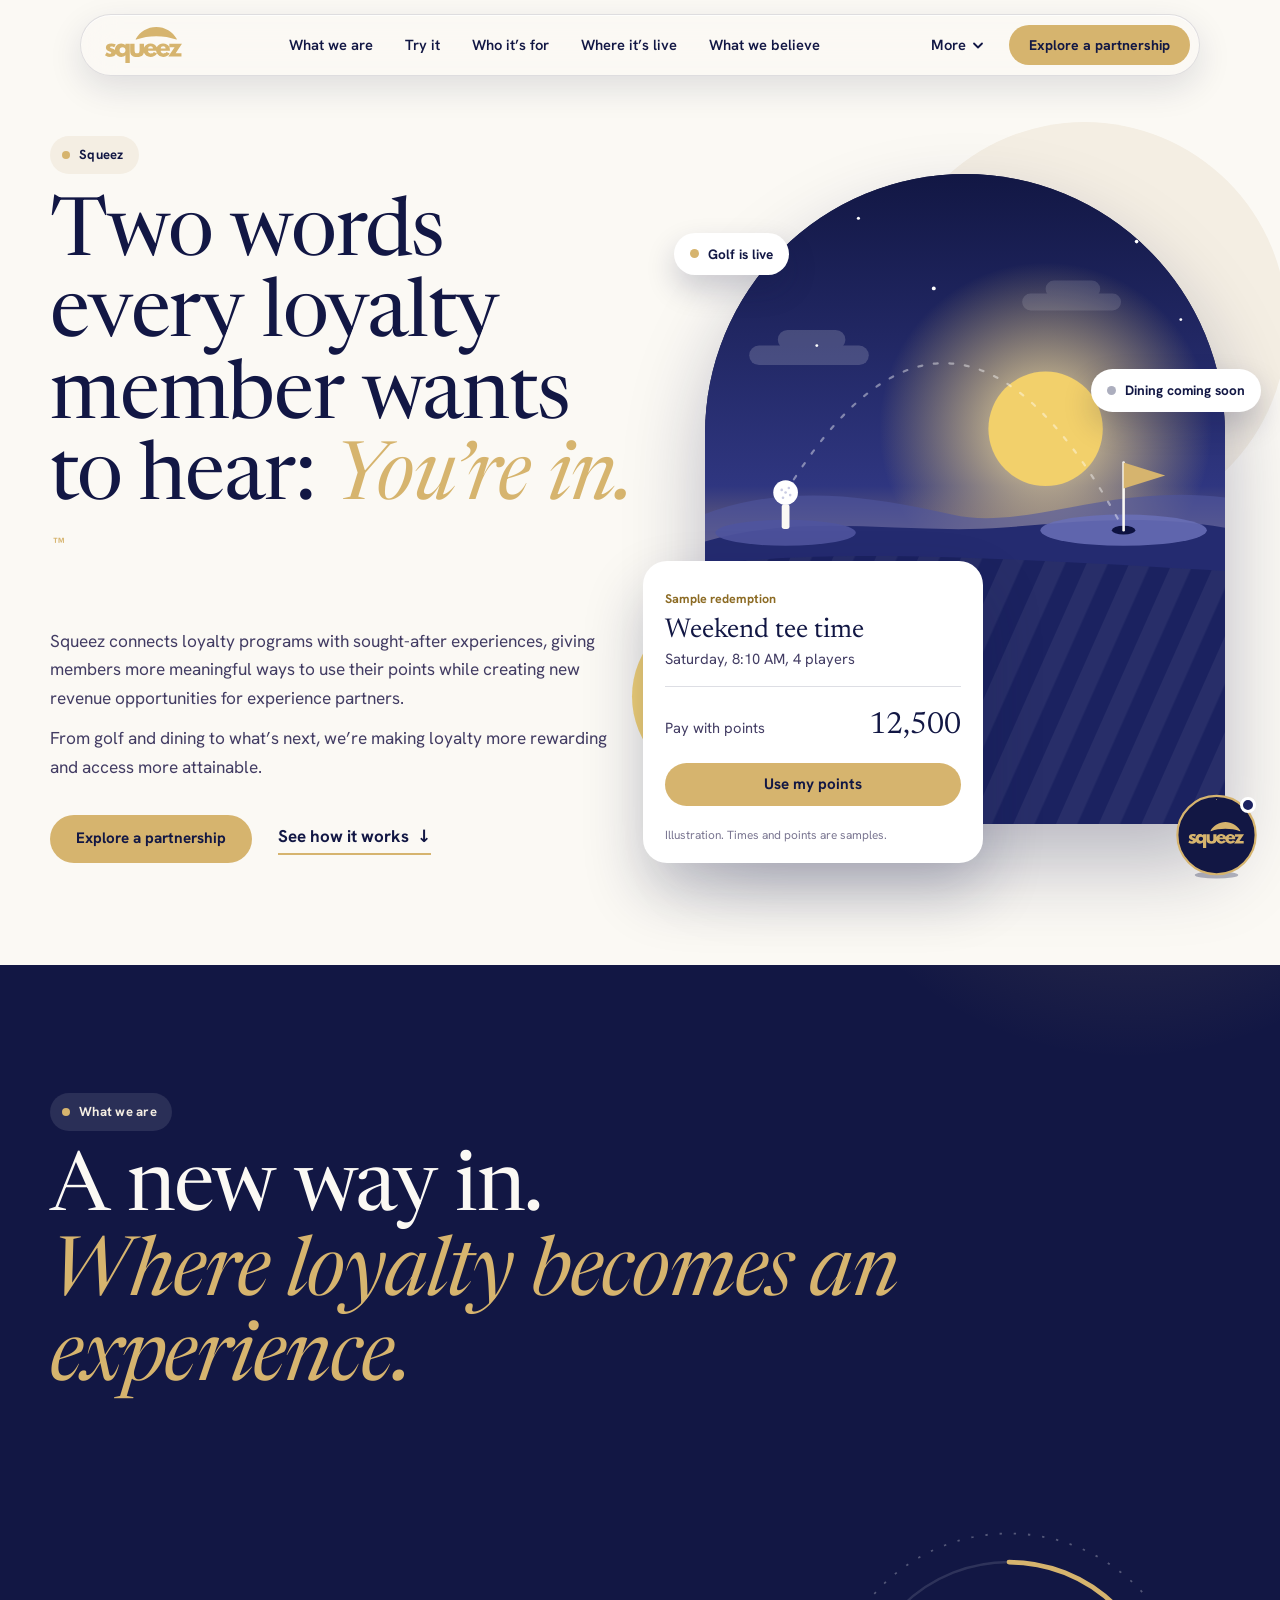
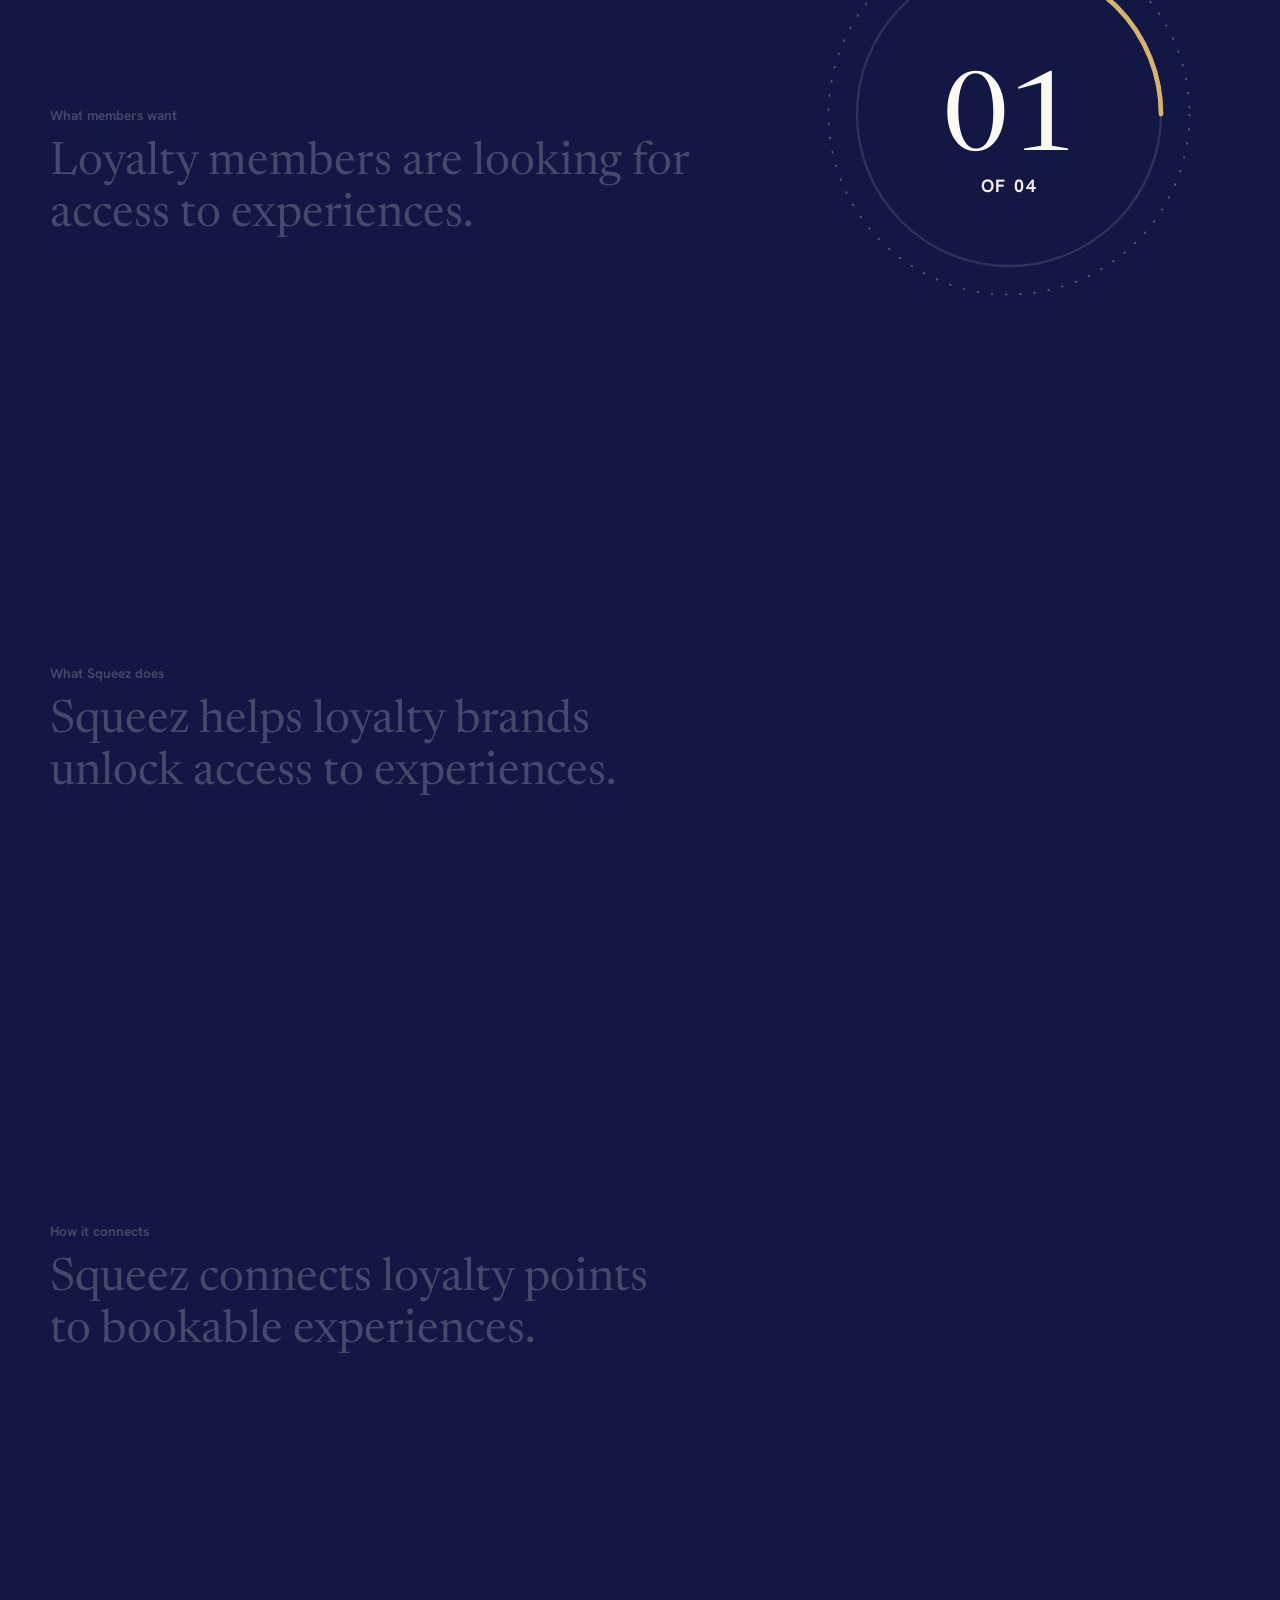
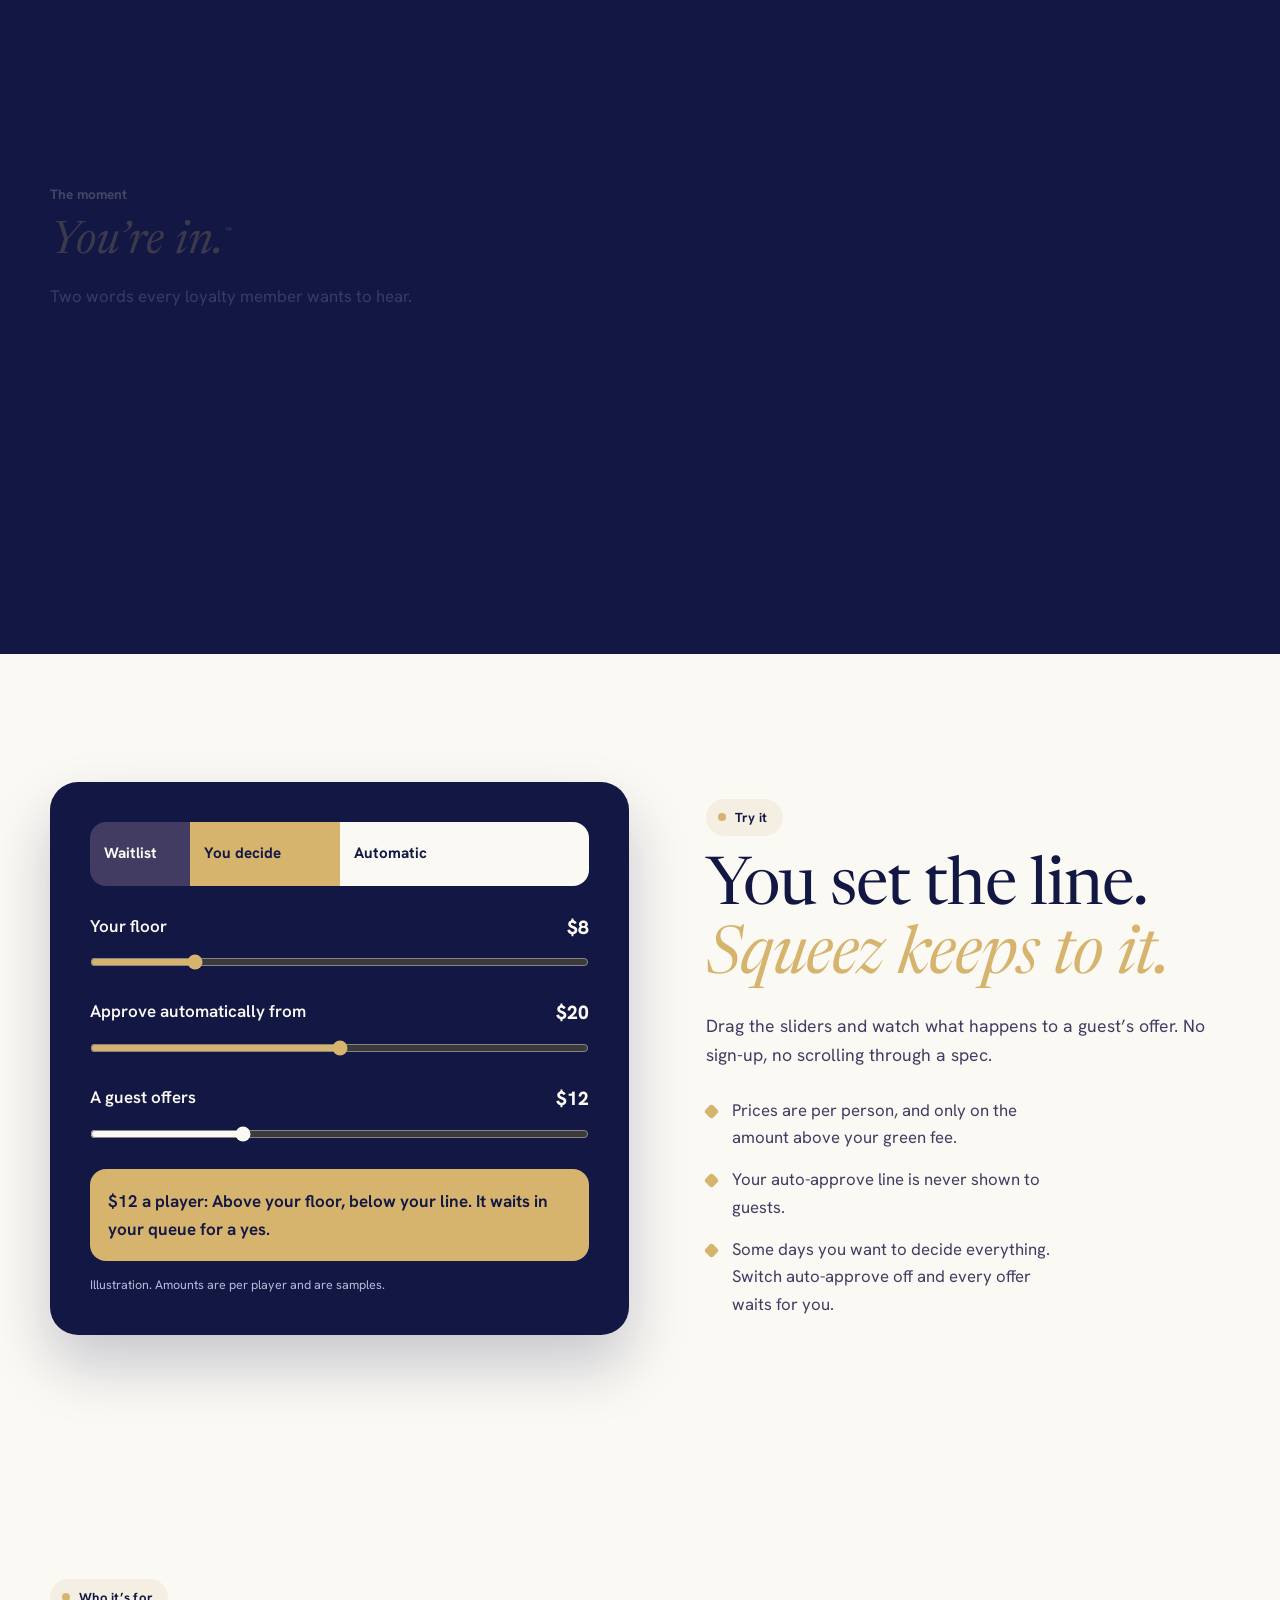
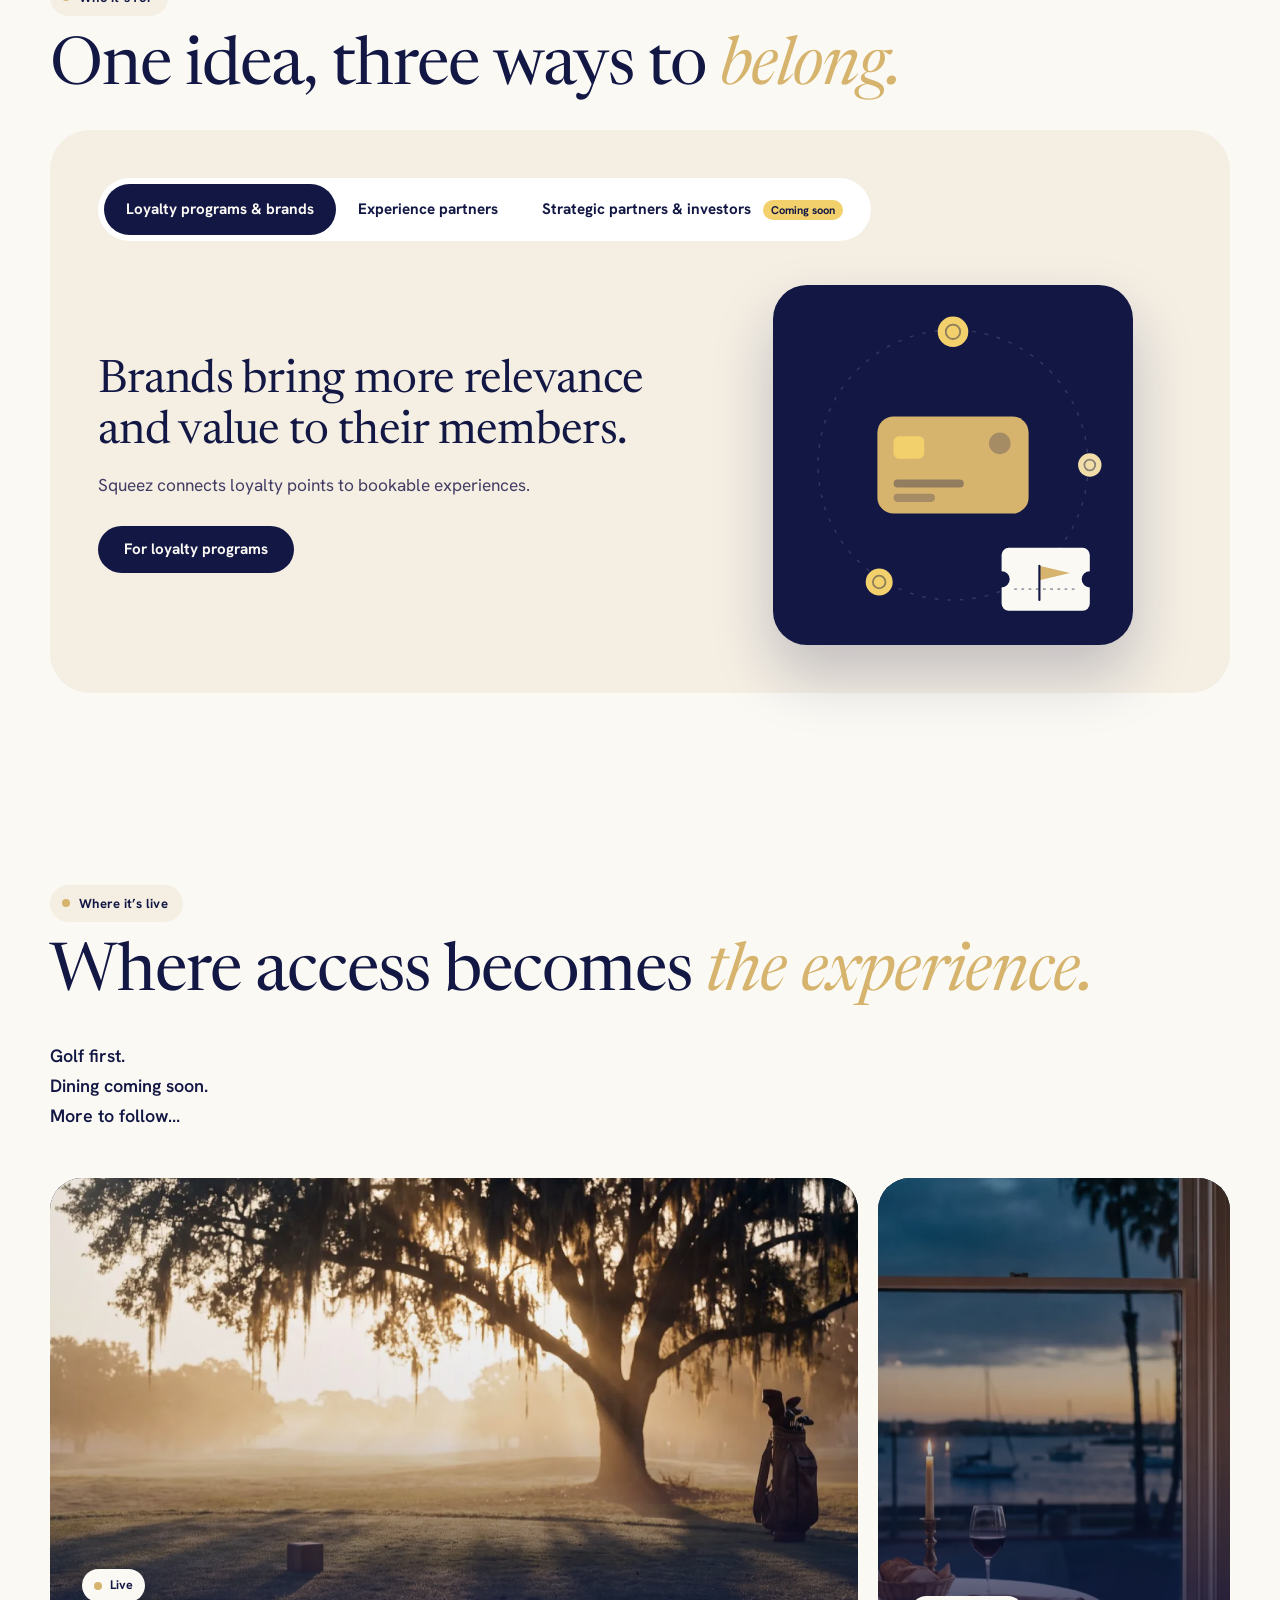
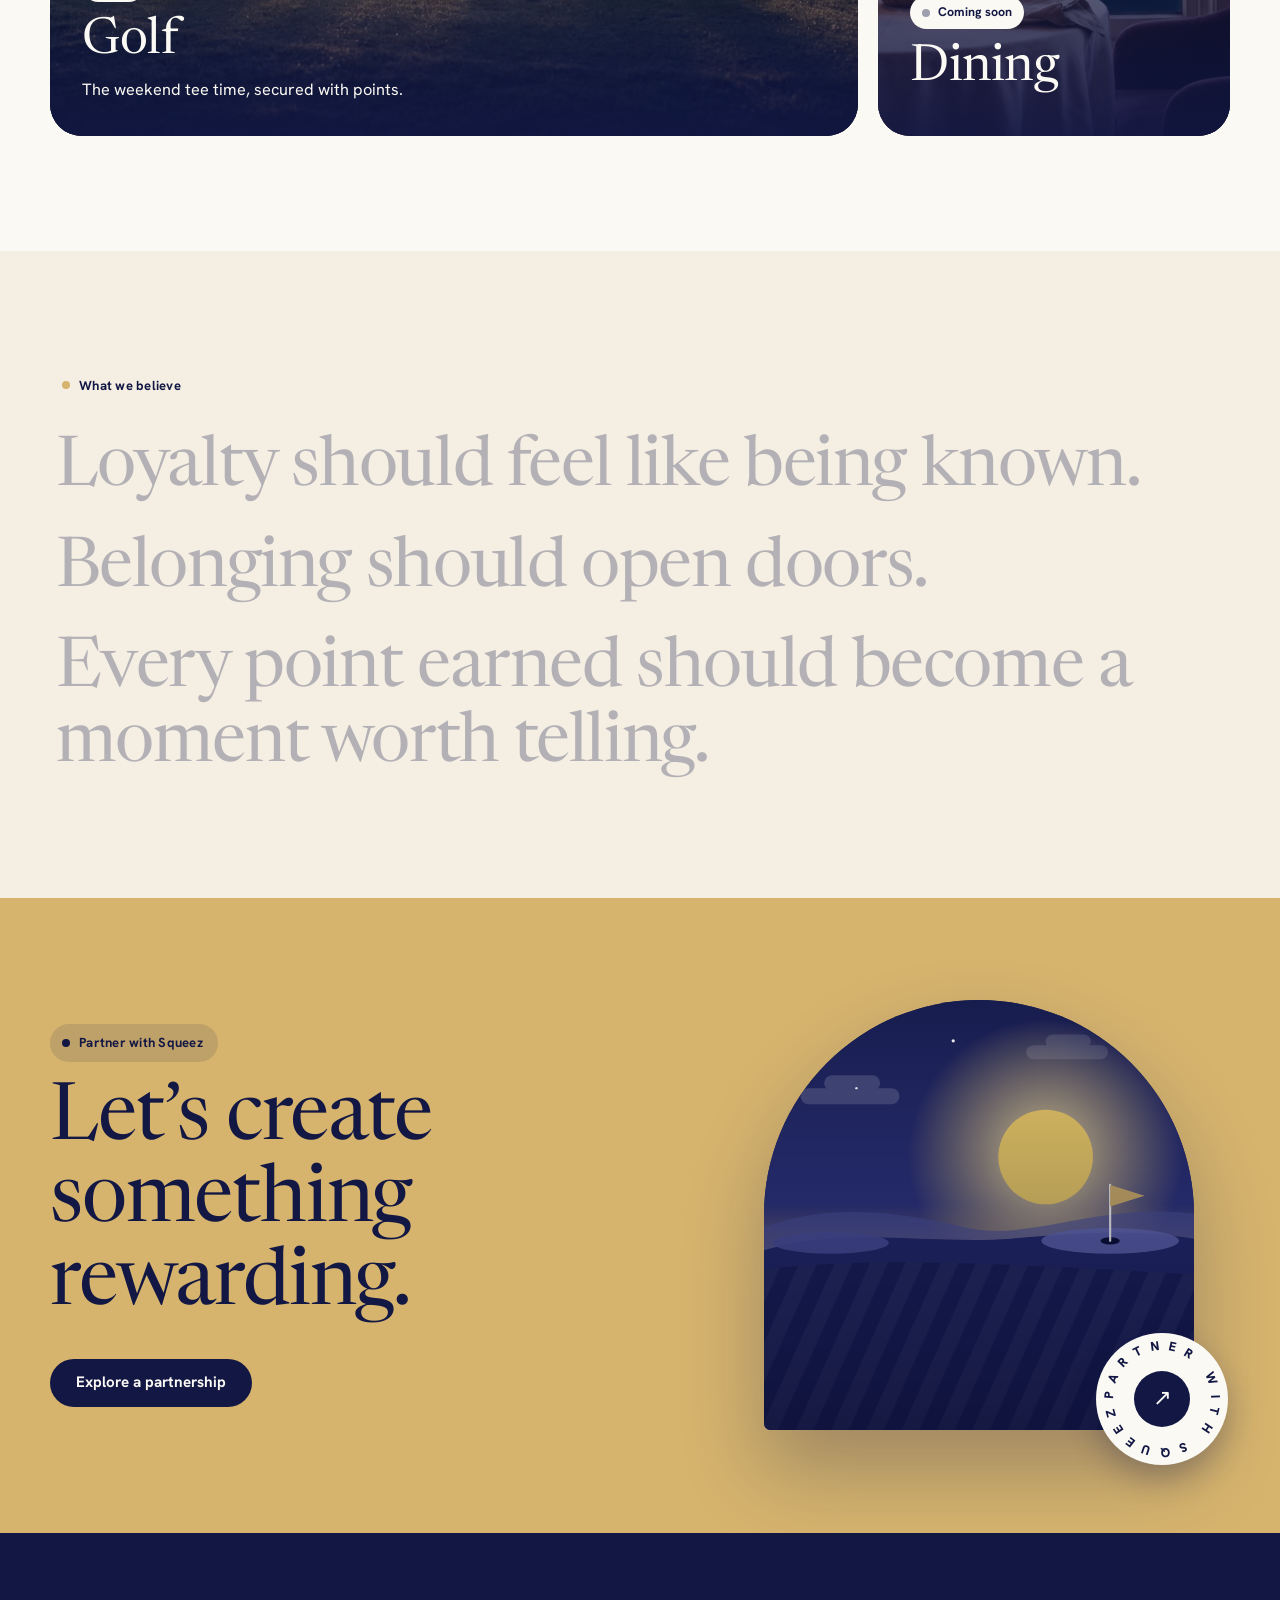
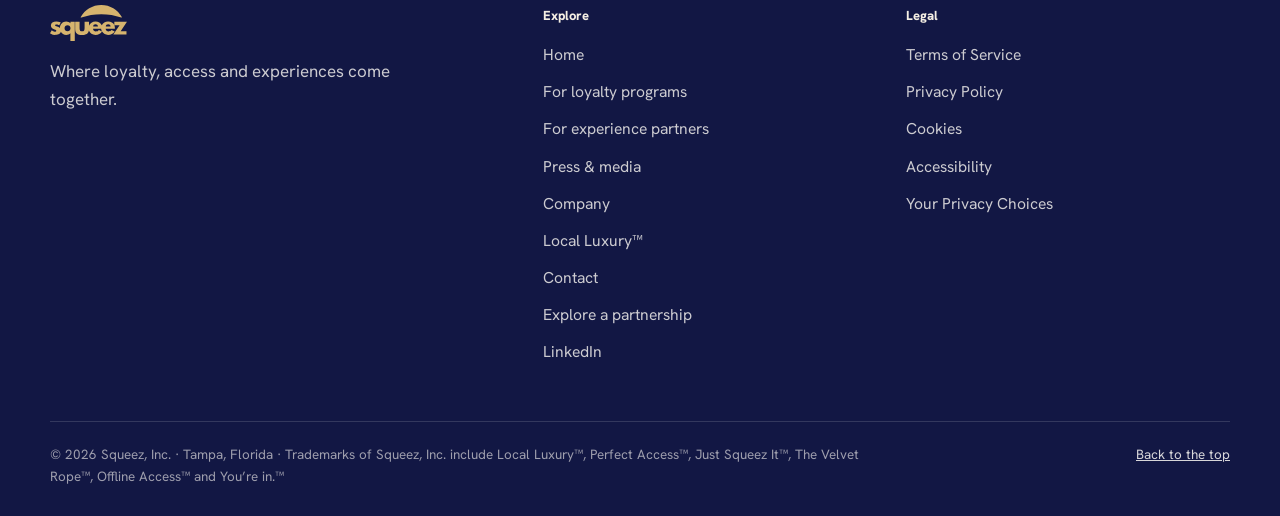
<file: versions/v2.5/index.html>
<!doctype html>
<html lang="en">
<head>
<meta charset="utf-8">
<meta name="viewport" content="width=device-width, initial-scale=1, viewport-fit=cover">
<title>Squeez · Where loyalty, access and experiences come together</title>
<meta name="description" content="Squeez connects loyalty programs with sought-after experiences, giving members more meaningful ways to use their points while creating new revenue opportunities for experience partners.">
<meta name="theme-color" content="#FBF9F4">
<meta property="og:title" content="Squeez · Where loyalty, access and experiences come together">
<meta property="og:description" content="Two words every loyalty member wants to hear: You’re in.™">
<meta property="og:type" content="website">
<link rel="icon" href="data:,">
<link rel="preconnect" href="https://fonts.googleapis.com">
<link rel="preconnect" href="https://fonts.gstatic.com" crossorigin>
<link href="https://fonts.googleapis.com/css2?family=Newsreader:ital,opsz,wght@0,6..72,300;0,6..72,400;1,6..72,300;1,6..72,400&family=Hanken+Grotesk:wght@400;500;600;700;800&display=swap" rel="stylesheet">
<script>document.documentElement.classList.add('js')</script>
<link rel="stylesheet" href="assets/mascot/mascot.css">
<style>
:root{
  --ink:#121744; --ink-2:#1C2260; --mint:#F4EEE3; --mint-2:#E8DFCD; --paper:#FBF9F4; --white:#fff;
  --coral:#D6B46E; --coral-d:#8C6B24; --sun:#F2D06B; --muted:#423C63; --line:rgba(18,23,68,.14);
  --serif:"Newsreader",Georgia,"Times New Roman",serif;
  --sans:"Hanken Grotesk",system-ui,-apple-system,"Segoe UI",sans-serif;
  --ease:cubic-bezier(.22,.61,.36,1); --out:cubic-bezier(.16,1,.3,1); --spring:cubic-bezier(.34,1.56,.64,1);
  --header:72px;
}
*{box-sizing:border-box;margin:0}
html{scroll-behavior:smooth;scroll-padding-top:96px;-webkit-text-size-adjust:100%;text-size-adjust:100%}
body{font-family:var(--sans);font-size:1.0625rem;line-height:1.65;color:var(--muted);background:var(--paper);-webkit-font-smoothing:antialiased;overflow-x:hidden;padding-left:env(safe-area-inset-left);padding-right:env(safe-area-inset-right)}
img{display:block;max-width:100%;height:auto}
a{color:inherit}
a,button{touch-action:manipulation;-webkit-tap-highlight-color:transparent}
:focus-visible{outline:3px solid var(--coral);outline-offset:3px;border-radius:8px}
.wrap{width:min(1180px,100% - 48px);margin-inline:auto}
.skip{position:absolute;left:12px;top:-60px;background:var(--ink);color:var(--paper);padding:10px 18px;border-radius:999px;font-weight:700;z-index:100;transition:top .2s}
.skip:focus{top:12px}
.eyebrow{display:inline-flex;align-items:center;gap:9px;font-size:.82rem;font-weight:700;letter-spacing:.02em;color:var(--ink);background:var(--mint);padding:8px 15px 8px 12px;border-radius:999px}
.eyebrow::before{content:"";width:8px;height:8px;border-radius:50%;background:var(--coral)}
.on-ink .eyebrow{background:rgba(255,255,255,.1);color:var(--mint)}
.btn{display:inline-flex;align-items:center;justify-content:center;gap:.55rem;background:var(--ink);color:var(--paper);font:inherit;font-weight:700;font-size:.95rem;line-height:1;padding:16px 26px;border-radius:999px;text-decoration:none;border:0;cursor:pointer;transition:background .25s,transform .6s var(--spring),box-shadow .4s;position:relative;overflow:hidden}
.btn:hover{background:var(--ink-2);transform:translateY(-3px);box-shadow:0 14px 28px rgba(18,23,68,.22)}
.btn:active{transform:translateY(0) scale(.97);transition-duration:.12s}
.btn.coral{background:var(--coral);color:var(--ink)}
.btn.coral:hover{background:#F4C877}
.btn[disabled]{cursor:default;opacity:.9}
.rip{position:absolute;border-radius:50%;pointer-events:none;background:rgba(255,255,255,.35);transform:scale(0);animation:rip .8s var(--out) forwards}
@keyframes rip{to{transform:scale(1);opacity:0}}
.link{font-weight:700;color:var(--ink);text-decoration:none;display:inline-flex;align-items:center;gap:8px;border-bottom:2px solid var(--coral);padding-bottom:3px;transition:gap .35s var(--out)}
.link:hover{gap:14px}
h1,h2,h3{font-family:var(--serif);font-weight:400;color:var(--ink);letter-spacing:-.015em}
h2{font-size:clamp(2.3rem,5.2vw,4.4rem);line-height:1.04;margin-top:18px}
h2 em,h1 em{font-style:italic;color:var(--coral)}
.on-ink h2{color:var(--paper)} .on-ink{color:rgba(251,249,244,.82)}

/* ---------- floating navbar ---------- */
.fnav{position:fixed;top:14px;left:0;right:0;z-index:60;display:flex;justify-content:center;padding-inline:12px;pointer-events:none;transition:transform .8s var(--out)}
.fnav.is-hidden{transform:translateY(calc(-100% - 28px))}
.fn-pill{pointer-events:auto;position:relative;display:flex;align-items:center;gap:6px;width:min(1120px,100%);height:62px;padding:0 9px 0 24px;border-radius:999px;background:rgba(251,249,244,.74);backdrop-filter:blur(18px) saturate(1.5);-webkit-backdrop-filter:blur(18px) saturate(1.5);border:1px solid rgba(18,23,68,.12);box-shadow:0 12px 34px rgba(18,23,68,.12),inset 0 1px 0 rgba(255,255,255,.7);transition:width .8s var(--out),height .5s var(--out),background .4s,box-shadow .5s}
.fnav.is-compact .fn-pill{width:min(940px,100%);height:56px;background:rgba(251,249,244,.9);box-shadow:0 20px 46px rgba(18,23,68,.2),inset 0 1px 0 #fff}
.logo{display:block;flex:none;margin-right:10px}
.logo img{width:78px;height:36px;transition:transform .5s var(--out)}
.logo:hover img{transform:scale(1.06) rotate(-2deg)}
.fn-nav{position:relative;flex:1;min-width:0;display:flex;justify-content:center;overflow:hidden}
.fn-list{list-style:none;padding:0;display:flex;gap:2px;position:relative}
.fn-list li{flex:none}
.fn-list li.is-over{display:none}
.fn-list a,.fn-more{position:relative;z-index:1;display:block;padding:10px 15px;border-radius:999px;color:var(--ink);font:inherit;font-weight:600;font-size:.92rem;line-height:1.2;text-decoration:none;white-space:nowrap;background:none;border:0;cursor:pointer;transition:color .35s,background .25s}
.fn-list a:hover,.fn-more:hover{background:var(--mint)}
.fn-list a.on{color:var(--paper);background:none}
.fn-ind{position:absolute;z-index:0;left:0;top:0;height:100%;width:0;border-radius:999px;background:var(--ink);opacity:0;transition:transform .7s var(--out),width .7s var(--out),opacity .4s;pointer-events:none}
.fn-more-wrap{position:relative;flex:none}
.fn-more{display:inline-flex;align-items:center;gap:6px}
.fn-more svg{width:12px;height:12px;transition:transform .5s var(--spring)}
.fn-more[aria-expanded=true] svg{transform:rotate(180deg)}
.fn-more.has-active::after{content:"";width:7px;height:7px;border-radius:50%;background:var(--coral)}
.fn-more[hidden]{display:none}
.fn-cta{flex:none;padding:13px 20px!important;font-size:.88rem!important;margin-left:4px}
.fn-burger{display:none;flex:none;width:46px;height:46px;border:0;border-radius:50%;background:var(--mint);cursor:pointer;place-items:center;align-content:center;gap:5px;padding:0}
.fn-burger span{display:block;width:18px;height:2px;border-radius:2px;background:var(--ink);transition:transform .5s var(--spring)}
.fn-burger[aria-expanded=true] span:first-child{transform:translateY(3.5px) rotate(45deg)}
.fn-burger[aria-expanded=true] span:last-child{transform:translateY(-3.5px) rotate(-45deg)}
.fn-progress{position:absolute;left:34px;right:34px;bottom:-1px;height:2px;border-radius:2px;background:var(--coral);transform-origin:0 50%;transform:scaleX(var(--sp,0));opacity:.9;pointer-events:none}
.fn-pop,.fn-sheet{position:absolute;top:calc(100% + 12px);background:var(--paper);border:1px solid var(--line);border-radius:26px;box-shadow:0 30px 70px rgba(18,23,68,.24);padding:10px;opacity:0;visibility:hidden;transform:translateY(-10px) scale(.96);transform-origin:top right;transition:opacity .3s var(--ease),transform .6s var(--spring),visibility 0s .6s}
.fn-pop.open,.fn-sheet.open{opacity:1;visibility:visible;transform:none;transition-delay:0s}
.fn-pop{right:0;min-width:250px}
.fn-sheet{left:0;right:0}
.fn-pop,.fn-sheet{max-height:calc(100vh - 110px);max-height:calc(100dvh - 110px);overflow-y:auto;overscroll-behavior:contain}
.fn-pop ul,.fn-sheet ul{list-style:none;padding:0;display:grid;gap:2px}
.fn-pop a,.fn-sheet a{display:block;padding:13px 16px;border-radius:18px;color:var(--ink);font-weight:700;font-size:1rem;text-decoration:none;transition:background .25s}
.fn-pop a:hover,.fn-sheet a:hover{background:var(--mint)}
.fn-pop a.on,.fn-sheet a.on{background:var(--ink);color:var(--paper)}
.fn-sheet .btn{width:100%;margin-top:8px}
@media(max-width:860px){
  .fn-nav,.fn-more-wrap{display:none}
  .fn-pill{padding-left:20px}
  .fn-cta{margin-left:auto}
  .fn-burger{display:grid}
}
@media(max-width:560px){.fn-cta{display:none}.fn-burger{margin-left:auto}.fn-pill{height:58px}}
@media(prefers-reduced-motion:reduce){.fnav{transition:none}}

/* ---------- hero ---------- */
.hero{position:relative;padding-block:calc(var(--header) + clamp(28px,5vw,64px)) clamp(56px,8vw,110px);overflow:hidden}
.hero-grid{display:grid;grid-template-columns:minmax(0,1.05fr) minmax(0,.95fr);gap:clamp(32px,5vw,80px);align-items:center}
h1{font-size:clamp(2.7rem,6.3vw,5.6rem);line-height:1.01;margin-top:22px;max-width:11.5em}
.tm{font-family:var(--sans);font-size:.2em;font-style:normal;font-weight:700;vertical-align:top;position:relative;top:.9em;margin-left:.2em;color:var(--coral)}
.hero-copy p.lead{max-width:34em;font-size:clamp(1.05rem,1.35vw,1.2rem);margin-top:24px}
.hero-copy p.lead+p.lead{margin-top:12px}
.actions{display:flex;align-items:center;gap:26px;flex-wrap:wrap;margin-top:34px}
.hero-visual{position:relative;justify-self:center;width:100%;max-width:520px}
.blob{position:absolute;width:78%;aspect-ratio:1;right:-12%;top:-8%;border-radius:50%;background:var(--mint);z-index:-1;animation:float 9s ease-in-out infinite alternate}
.blob.two{width:34%;left:-14%;right:auto;top:auto;bottom:6%;background:var(--sun);opacity:.9;animation-duration:7s}
@keyframes float{from{transform:translate(0,0)}to{transform:translate(0,-18px)}}
.arch{position:relative;overflow:hidden;border-radius:999px 999px 30px 30px;aspect-ratio:4/5;background:#121744;box-shadow:0 40px 80px rgba(18,23,68,.28)}
.scene{position:absolute;inset:0;width:100%;height:100%;display:block}
.scene .tb{transform-box:fill-box;transform-origin:center}
.scene .sun-glow{animation:sunpulse 7s ease-in-out infinite alternate}
@keyframes sunpulse{from{transform:scale(.94);opacity:.8}to{transform:scale(1.08);opacity:1}}
.scene .sun-core{animation:sunrise 14s ease-in-out infinite alternate}
@keyframes sunrise{from{transform:translateY(9px)}to{transform:translateY(-11px)}}
.scene .cloud{fill:#fff;opacity:.17;animation:cloudmove 48s linear infinite alternate}
.scene .c2{animation-duration:64s;opacity:.12}
@keyframes cloudmove{from{transform:translateX(-34px)}to{transform:translateX(48px)}}
.scene .tw{animation:twinkle 3.2s ease-in-out infinite}.scene .t2{animation-delay:-1.1s}.scene .t3{animation-delay:-2.2s}
@keyframes twinkle{0%,100%{opacity:.12}50%{opacity:.95}}
.scene .hills-back{animation:sway 18s ease-in-out infinite alternate}
@keyframes sway{from{transform:translateX(-9px)}to{transform:translateX(9px)}}
.scene .flag{transform-box:fill-box;transform-origin:0 50%;animation:wave 2.2s ease-in-out infinite alternate}
@keyframes wave{from{transform:skewY(-7deg) scaleX(1)}to{transform:skewY(7deg) scaleX(.86)}}
.scene.cheer .flag{animation-duration:.45s}
.scene .traj{fill:none;stroke:#fff;stroke-opacity:.42;stroke-width:1.7;stroke-dasharray:3 9;stroke-linecap:round;animation:flowd 2.4s linear infinite}
@keyframes flowd{to{stroke-dashoffset:-48}}
.scene .ball-idle{animation:ballbob 2.4s ease-in-out infinite alternate}
@keyframes ballbob{to{transform:translateY(-3px)}}
.scene .pt{fill:#D6B46E;opacity:0;animation:riseup 7s ease-in infinite}
.scene .p2{animation-delay:-1.8s}.scene .p3{animation-delay:-3.4s}.scene .p4{animation-delay:-5s}.scene .p5{animation-delay:-6.2s}
@keyframes riseup{0%{transform:translateY(0) scale(.6);opacity:0}15%{opacity:.9}100%{transform:translateY(-250px) scale(1);opacity:0}}
.scene .ring{fill:none;stroke:#FFE9A8;stroke-width:2;opacity:0;transform-box:fill-box;transform-origin:center}
.scene.landed .ring{animation:ringout 1.3s var(--out) forwards}
.scene.landed .r2{animation-delay:.12s}.scene.landed .r3{animation-delay:.24s}
@keyframes ringout{0%{transform:scale(.4);opacity:.95}100%{transform:scale(9);opacity:0}}
.scene .sp{opacity:0}
.scene.landed .sp{animation:spark 1.1s var(--out) forwards}
@keyframes spark{0%{transform:translate(0,0) scale(1);opacity:1}100%{transform:translate(var(--dx),var(--dy)) scale(.2);opacity:0}}
.cta-art .arch::after{content:"";position:absolute;inset:0;background:linear-gradient(180deg,rgba(18,23,68,.05),rgba(18,23,68,.5));mix-blend-mode:multiply;pointer-events:none}
@keyframes kb{from{transform:scale(1.02)}to{transform:scale(1.14) translate(-1.5%,-1%)}}
.chip{position:absolute;display:inline-flex;align-items:center;gap:9px;background:var(--white);color:var(--ink);font-weight:700;font-size:.85rem;padding:10px 16px;border-radius:999px;box-shadow:0 14px 30px rgba(18,23,68,.2);animation:float 6s ease-in-out infinite alternate}
.chip i{width:9px;height:9px;border-radius:50%;background:var(--coral);animation:pulse 1.8s ease-in-out infinite}
.chip.a{top:9%;left:-6%}
.chip.b{top:30%;right:-7%;animation-delay:-3s}
.chip.b i{background:var(--ink);animation:none;opacity:.35}
@keyframes pulse{0%,100%{box-shadow:0 0 0 0 rgba(214,180,110,.55)}60%{box-shadow:0 0 0 9px rgba(214,180,110,0)}}

/* the member moment */
.moment{position:absolute;left:-12%;bottom:-6%;width:min(340px,78%);background:var(--white);border-radius:24px;padding:22px 22px 18px;box-shadow:0 30px 60px rgba(18,23,68,.24);color:var(--muted)}
.moment .tag{font-size:.78rem;font-weight:700;color:var(--coral-d)}
.m-title{font-family:var(--serif);font-size:1.7rem;line-height:1.1;color:var(--ink);margin-top:4px}
.m-meta{font-size:.92rem;margin-top:2px}
.m-stage{position:relative;min-height:128px;margin-top:14px;border-top:1px solid var(--line)}
.m-layer{position:absolute;inset:14px 0 0;transition:opacity .6s var(--ease),transform .8s var(--out)}
.m-done{opacity:0;transform:translateY(10px);pointer-events:none}
.moment.is-done .m-ask{opacity:0;transform:translateY(-10px);pointer-events:none}
.moment.is-done .m-done{opacity:1;transform:none;pointer-events:auto}
.m-points{display:flex;justify-content:space-between;align-items:baseline;margin-bottom:12px;font-size:.92rem}
.m-points b{font-family:var(--serif);font-weight:400;font-size:1.9rem;color:var(--ink);font-variant-numeric:tabular-nums}
.m-ask .btn{width:100%;padding:14px 20px}
.m-bar{position:absolute;left:0;bottom:-2px;height:3px;width:0;background:var(--coral);border-radius:3px}
.moment.is-working .m-bar{width:100%;transition:width 1.3s linear}
.m-yes{display:flex;align-items:center;gap:12px}
.m-check{width:44px;height:44px;flex:none}
.m-check circle{fill:var(--mint);stroke:none;transform-origin:center;transform:scale(0)}
.m-check path{fill:none;stroke:var(--ink);stroke-width:2.6;stroke-linecap:round;stroke-linejoin:round;stroke-dasharray:40;stroke-dashoffset:40}
.moment.is-done .m-check circle{animation:pop .6s var(--spring) forwards}
.moment.is-done .m-check path{animation:draw .5s var(--ease) .35s forwards}
@keyframes pop{to{transform:scale(1)}}
@keyframes draw{to{stroke-dashoffset:0}}
.m-yes strong{font-family:var(--serif);font-style:italic;font-weight:400;font-size:2.3rem;line-height:1;color:var(--coral-d)}
.m-yes sup{font-family:var(--sans);font-size:.3em;font-style:normal;font-weight:700;vertical-align:top;position:relative;top:.7em}
.m-done p{margin-top:10px;font-size:.92rem}
.m-again{margin-top:6px;background:none;border:0;color:var(--ink);font:inherit;font-weight:700;font-size:.88rem;padding:6px 0;cursor:pointer;border-bottom:2px solid var(--coral)}
.m-note{margin-top:12px;font-size:.74rem;opacity:.7}

/* ---------- what we are: the story ---------- */
.what{background:var(--ink);padding-block:clamp(72px,10vw,140px);position:relative;overflow:hidden;overflow:clip;isolation:isolate}   /* clip, not hidden: hidden would switch off the sticky ring */
.what::before{content:"";position:absolute;width:60vw;max-width:760px;aspect-ratio:1;border-radius:50%;right:-18%;top:-22%;background:radial-gradient(circle,rgba(214,180,110,.22),transparent 65%);z-index:-1;animation:float 12s ease-in-out infinite alternate}
.what h2{max-width:12em;font-size:clamp(2.6rem,6.4vw,5.4rem)}
.story{display:grid;grid-template-columns:minmax(0,1.2fr) minmax(0,.8fr);gap:clamp(32px,6vw,96px);margin-top:clamp(48px,7vw,96px)}
.story-pin{position:sticky;top:calc(var(--header) + 36px);align-self:start;height:min(60vh,440px);display:grid;place-items:center}
.ring{width:min(100%,380px);height:auto;overflow:visible}
.ring .track{fill:none;stroke:rgba(255,255,255,.12);stroke-width:2}
.ring .prog{fill:none;stroke:var(--coral);stroke-width:4;stroke-linecap:round;transform:rotate(-90deg);transform-origin:center;transition:stroke-dashoffset .9s var(--out)}
.ring .spin{fill:none;stroke:rgba(255,255,255,.28);stroke-width:1.5;stroke-dasharray:2 10;transform-origin:center;animation:spinr 40s linear infinite}
@keyframes spinr{to{transform:rotate(360deg)}}
.ring text{font-family:var(--serif);fill:var(--paper);text-anchor:middle}
.ring .num{font-size:92px}
.ring .of{font-family:var(--sans);font-size:15px;font-weight:700;fill:var(--mint);letter-spacing:.1em}
.steps{display:grid}
.step{min-height:62vh;display:flex;flex-direction:column;justify-content:center;opacity:calc(.22 + var(--a,1) * .78);transition:opacity .25s linear}
.step .n{display:none;font-weight:800;font-size:.85rem;color:var(--coral);margin-bottom:10px}
.step .k{font-weight:700;font-size:.85rem;color:var(--mint);margin-bottom:12px}
.step p{font-family:var(--serif);font-size:clamp(1.9rem,3.6vw,3.1rem);line-height:1.12;color:var(--paper);max-width:14em}
.step p em{color:var(--coral)}
.step .sub{font-family:var(--sans);font-size:1.05rem;color:rgba(251,249,244,.75);margin-top:14px;max-width:26em}

/* ---------- who it's for: tabs ---------- */
.who{padding-block:clamp(64px,9vw,128px)}
.tabs{background:var(--mint);border-radius:40px;padding:clamp(20px,4vw,48px);margin-top:26px}
.tablist{position:relative;display:inline-flex;max-width:100%;background:var(--white);border-radius:999px;padding:6px;overflow-x:auto;scrollbar-width:none}
.tablist::-webkit-scrollbar{display:none}
.tab{position:relative;z-index:1;flex:none;background:none;border:0;font:inherit;font-weight:700;font-size:.95rem;color:var(--ink);padding:13px 22px;border-radius:999px;cursor:pointer;white-space:nowrap;transition:color .3s}
.tab[aria-selected=true]{color:var(--paper)}
.tab small{margin-left:8px;font-size:.7rem;background:var(--sun);color:var(--ink);padding:3px 8px;border-radius:999px}
.ind{position:absolute;z-index:0;top:6px;bottom:6px;left:0;border-radius:999px;background:var(--ink);transition:transform .6s var(--out),width .6s var(--out)}
.panels{position:relative;margin-top:clamp(24px,4vw,44px)}
.tp{display:none;grid-template-columns:minmax(0,1.1fr) minmax(0,.9fr);gap:clamp(24px,5vw,64px);align-items:center}
.tp.on{display:grid;animation:rise .9s var(--out)}
@keyframes rise{from{opacity:0;transform:translateY(20px)}to{opacity:1;transform:none}}
.tp h3{font-size:clamp(1.9rem,3.6vw,3rem);line-height:1.1}
.tp p{margin-top:14px;max-width:30em;font-size:1.08rem}
.tp .actions{margin-top:26px}
.art{justify-self:center;width:min(100%,360px);aspect-ratio:1;position:relative;border-radius:34px;background:var(--ink);overflow:hidden;box-shadow:0 30px 60px rgba(18,23,68,.22)}
.art svg{position:absolute;inset:0;width:100%;height:100%}
.ill .halo{fill:none;stroke:rgba(255,255,255,.14);stroke-width:1.6;stroke-dasharray:4 10;transform-origin:200px 200px;animation:spinr 40s linear infinite}
.ill .orbit{transform-origin:200px 200px;animation:spinr 15s linear infinite}
.ill .o2{animation-duration:22s;animation-direction:reverse}.ill .o3{animation-duration:28s}
.ill .coin{fill:#F2D06B}.ill .coin.sun{fill:#F0DDA8}.ill .coin-in{fill:none;stroke:#121744;stroke-width:2;opacity:.45}
.ill .tilt{transform-origin:200px 200px;animation:tilt 6s ease-in-out infinite alternate}
@keyframes tilt{from{transform:rotate(-7deg) translateY(5px)}to{transform:rotate(7deg) translateY(-7px)}}
.ill .flycoin{fill:#F2D06B;opacity:0;animation:coinfly 6s ease-in infinite}
@keyframes coinfly{0%,38%{transform:translate(0,0) scale(1);opacity:0}42%{opacity:1}58%{transform:translate(96px,86px) scale(.7);opacity:1}62%,100%{transform:translate(104px,92px) scale(.3);opacity:0}}
.ill .ticket{transform-box:fill-box;transform-origin:center;animation:ticketpop 6s var(--spring) infinite}
@keyframes ticketpop{0%,50%{transform:scale(0) rotate(-12deg);opacity:0}60%{transform:scale(1.12) rotate(4deg);opacity:1}66%,90%{transform:scale(1) rotate(0);opacity:1}100%{transform:scale(.9);opacity:0}}
.ill .rw{fill:rgba(255,255,255,.1)}.ill .rw.base{fill:rgba(255,255,255,.1)}
.ill .rw-sun{fill:#F2D06B;transform-box:fill-box;transform-origin:0 50%;animation:erode 9s ease-in-out infinite}
@keyframes erode{0%{transform:scaleX(1);opacity:1}46%{transform:scaleX(.5)}56%,92%{transform:scaleX(.5);opacity:1}100%{transform:scaleX(.5);opacity:0}}
.ill .rw-fill{fill:#D6B46E;transform-box:fill-box;transform-origin:0 50%;transform:scaleX(0);animation:fillrow 9s var(--ease) infinite}
@keyframes fillrow{0%,58%{transform:scaleX(0)}68%,92%{transform:scaleX(1);opacity:1}100%{transform:scaleX(1);opacity:0}}
.ill .member{animation:memberin 9s var(--spring) infinite}
@keyframes memberin{0%,48%{transform:translateX(140px);opacity:0}58%{transform:translateX(0);opacity:1}92%{transform:translateX(0);opacity:1}100%{transform:translateX(0);opacity:0}}
.ill .tick{fill:none;stroke:#121744;stroke-width:3.4;stroke-linecap:round;stroke-linejoin:round;stroke-dasharray:44;stroke-dashoffset:44;animation:tickdraw 9s ease infinite}
@keyframes tickdraw{0%,70%{stroke-dashoffset:44;opacity:1}78%,92%{stroke-dashoffset:0;opacity:1}100%{stroke-dashoffset:0;opacity:0}}
.ill .t-open{animation:topen 9s ease infinite}
@keyframes topen{0%,66%{fill:#121744}72%,92%{fill:#121744}}
.ill .bar{fill:#D6B46E;transform-box:fill-box;transform-origin:50% 100%;animation:bargrow 9s ease-in-out infinite}
.ill .b2{fill:#F2D06B;animation-delay:.25s}.ill .b3{animation-delay:.5s}.ill .b4{fill:#F4EEE3;animation-delay:.75s}
@keyframes bargrow{0%,55%{transform:scaleY(.25)}72%{transform:scaleY(1)}92%{transform:scaleY(1)}100%{transform:scaleY(.25)}}
.ill .link{stroke:rgba(255,255,255,.35);stroke-width:1.6;stroke-dasharray:4 7;animation:flowd 2.6s linear infinite}
.ill .slow{animation-duration:46s}
.ill .node{fill:#FBF9F4}.ill .node.coral{fill:#D6B46E}.ill .node.sun{fill:#F2D06B}
.ill .node.soon{fill:none;stroke:#FBF9F4;stroke-width:2;stroke-dasharray:3 4}
.ill .pulse{fill:none;stroke:#F2D06B;stroke-width:2;transform-box:fill-box;transform-origin:center;animation:pulsering 2.8s ease-out infinite}
@keyframes pulsering{0%{transform:scale(.9);opacity:.9}100%{transform:scale(2.3);opacity:0}}
.ill .trend{fill:none;stroke:#D6B46E;stroke-width:4;stroke-linecap:round;stroke-dasharray:420;stroke-dashoffset:420;animation:draw2 6s ease-in-out infinite}
@keyframes draw2{0%{stroke-dashoffset:420}60%,90%{stroke-dashoffset:0}100%{stroke-dashoffset:0;opacity:0}}
.ill .trend-dot{fill:#F2D06B;opacity:0;animation:dotin 6s ease-in-out infinite}
@keyframes dotin{0%,56%{opacity:0;transform:scale(0)}64%,90%{opacity:1;transform:scale(1)}100%{opacity:0}}
.ill .trend-dot{transform-box:fill-box;transform-origin:center}

/* ---------- where it's live: expanding panels ---------- */
.live{padding-block:clamp(40px,6vw,90px) clamp(64px,9vw,128px)}
.live-head{display:flex;justify-content:space-between;align-items:flex-end;gap:32px;flex-wrap:wrap}
.live-head>p{max-width:20em;font-size:clamp(1.05rem,1.4vw,1.2rem);color:var(--ink);font-weight:600}
.more::after{content:"…";display:inline-block;animation:dots 2.4s ease-in-out infinite}
@keyframes dots{0%,100%{opacity:.3}50%{opacity:1}}
.exp{display:flex;gap:clamp(12px,2vw,20px);height:clamp(420px,62vh,600px);margin-top:clamp(28px,4vw,48px)}
.xp{position:relative;flex:1 1 0;min-width:0;overflow:hidden;border:0;padding:0;border-radius:32px;background:var(--ink);color:var(--paper);text-align:left;cursor:pointer;font:inherit;transition:flex-grow .9s var(--out)}
.xp[aria-expanded=true]{flex-grow:2.3}
.xp img{position:absolute;inset:0;width:100%;height:100%;object-fit:cover;transition:transform 1.4s var(--out),filter .8s;filter:saturate(.85) brightness(.82);transform:scale(1.06);animation:kb 28s ease-in-out infinite alternate}
.xp[aria-expanded=true] img{filter:none}
.xp::after{content:"";position:absolute;inset:0;background:linear-gradient(0deg,rgba(18,23,68,.9) 0,rgba(18,23,68,.1) 55%,transparent);pointer-events:none}
.xp-cap{position:absolute;left:0;right:0;bottom:0;z-index:1;padding:clamp(18px,3vw,32px)}
.xp .tg{display:inline-flex;align-items:center;gap:8px;background:var(--paper);color:var(--ink);font-size:.78rem;font-weight:700;padding:6px 12px;border-radius:999px}
.xp .tg i{width:8px;height:8px;border-radius:50%;background:var(--coral)}
.xp.is-live .tg i{animation:pulse 1.8s ease-in-out infinite}
.xp:not(.is-live) .tg i{background:var(--ink);opacity:.4}
.xp h3{display:block;font-family:var(--serif);font-size:clamp(2rem,4vw,3.4rem);line-height:1;color:var(--paper);margin-top:14px}
.xp .d{display:block;max-width:24em;margin-top:10px;font-size:1.02rem;opacity:0;max-height:0;transform:translateY(10px);transition:all .7s var(--out)}
.xp[aria-expanded=true] .d{opacity:1;max-height:6em;transform:none}
.xp:focus-visible{outline-offset:-6px;outline-color:var(--sun)}

/* ---------- what we believe ---------- */
.believe{background:var(--mint);padding-block:clamp(64px,9vw,128px)}
.beliefs{display:grid;gap:clamp(14px,2.4vw,26px);margin-top:28px}
.belief{font-family:var(--serif);font-size:clamp(2rem,5.4vw,4.6rem);line-height:1.08;color:var(--ink);letter-spacing:-.02em;opacity:calc(.28 + var(--a,1) * .72);transition:opacity .3s linear;max-width:16em}
.belief span{background:linear-gradient(transparent 64%,var(--sun) 64%) 0 0/calc(var(--a,1) * 100%) 100% no-repeat;-webkit-box-decoration-break:clone;box-decoration-break:clone;padding:0 .08em}

/* ---------- partner ---------- */
.cta{background:var(--coral);color:var(--ink);padding-block:clamp(56px,8vw,110px);position:relative;overflow:hidden}
.cta .eyebrow{background:rgba(18,23,68,.12);color:var(--ink)}
.cta .eyebrow::before{background:var(--ink)}
.cta-grid{display:grid;grid-template-columns:minmax(0,1.1fr) minmax(0,.9fr);gap:clamp(28px,5vw,80px);align-items:center}
.cta h2{color:var(--ink);font-size:clamp(2.6rem,6.2vw,5.2rem)}
.cta .btn{margin-top:32px}
.cta p{margin-top:16px;max-width:28em;font-weight:600}
.cta-art{position:relative;justify-self:center;width:min(100%,430px)}
.cta-art .arch{aspect-ratio:1;border-radius:999px 999px 30px 30px}
.badge{position:absolute;right:-8%;bottom:-8%;width:132px;height:132px;border-radius:50%;background:var(--paper);box-shadow:0 14px 30px rgba(18,23,68,.28)}
.badge svg{width:100%;height:100%;animation:spinr 18s linear infinite}
.badge text{font-family:var(--sans);font-weight:800;font-size:13.5px;letter-spacing:.16em;fill:var(--ink)}
.badge .core{position:absolute;inset:0;display:grid;place-items:center}
.badge .core span{width:56px;height:56px;border-radius:50%;background:var(--ink);color:var(--paper);display:grid;place-items:center;font-size:1.4rem}

/* ---------- footer ---------- */
footer{background:var(--ink);color:rgba(251,249,244,.8);padding-block:clamp(40px,6vw,72px) 28px}
.f-grid{display:grid;grid-template-columns:1.4fr 1fr 1fr;gap:40px}
.f-grid img{width:78px;height:36px}
.f-tag{margin-top:16px;max-width:22em}
footer h4{font-size:.82rem;font-weight:800;color:var(--mint);margin-bottom:14px}
footer ul{list-style:none;padding:0;display:grid;gap:9px}
footer ul a{text-decoration:none;font-size:.98rem}
footer ul a:hover{color:var(--coral);text-decoration:underline;text-underline-offset:4px}
.f-base{margin-top:clamp(32px,5vw,56px);padding-top:22px;border-top:1px solid rgba(255,255,255,.14);display:flex;justify-content:space-between;gap:20px;flex-wrap:wrap;font-size:.84rem;color:rgba(251,249,244,.6)}
.f-base p{max-width:62em}
.f-base a{color:rgba(251,249,244,.85)}

/* ---------- entrance motion ---------- */
@media(prefers-reduced-motion:no-preference){
  .js .w{display:inline-block;overflow:hidden;vertical-align:top;padding:.1em .16em .22em;margin:-.1em -.16em -.22em}
  .js .w>i{display:inline-block;font-style:inherit;transform:translateY(112%) rotate(4deg);transition:transform 1.1s var(--out);transition-delay:calc(min(var(--i),12) * 65ms)}
  .js .in .w>i{transform:none}
  .js .rv{opacity:0;transform:translateY(28px);transition:opacity .9s var(--ease),transform 1.2s var(--out);transition-delay:var(--d,0ms)}
  .js .rv.in{opacity:1;transform:none}
  .js .arch.rv{transform:translateY(40px) scale(.96)}
  .js .arch.rv.in{transform:none}
  .js .moment.rv{transform:translateY(40px) scale(.94)}
  .js .moment.rv.in{transform:none}
}
.calm *,.calm *::before,.calm *::after{animation-play-state:paused!important}

/* ---------- responsive ---------- */
@media(max-width:960px){
  .hero-grid{grid-template-columns:1fr}
  .hero-visual{max-width:440px;margin-top:20px}
  .moment{left:50%;transform:translateX(-50%);bottom:-12%;width:min(340px,92%)}
  .js .moment.rv.in{transform:translateX(-50%)}
  .js .moment.rv{transform:translateX(-50%) translateY(40px)}
  .hero{padding-bottom:140px}
  .story{grid-template-columns:1fr}
  .story-pin{display:none}
  .step{min-height:0;padding-block:28px;border-top:1px solid rgba(255,255,255,.14);opacity:1}
  .step .n{display:block}
  .tp{grid-template-columns:1fr}.art{width:min(60%,240px)}
  .cta-grid{grid-template-columns:1fr}
  .f-grid{grid-template-columns:1fr 1fr}.f-grid>div:first-child{grid-column:1/-1}
}
@media(max-width:700px){
  .wrap{width:min(1180px,100% - 36px)}
  .exp{flex-direction:column;height:auto}
  .xp{flex:none;height:230px;transition:height .9s var(--out)}
  .xp[aria-expanded=true]{height:400px}
  .actions .btn,.cta .btn{width:100%}
  .chip.a{left:-2%}.chip.b{right:-2%}
  .tabs{border-radius:28px}
  .f-grid{grid-template-columns:1fr}
  .blob{right:-20%}
}
@media(hover:none){.btn:hover{transform:none;box-shadow:none}}
@media(max-height:480px) and (orientation:landscape){.hero{padding-bottom:100px}}


/* v2.4  the rules demo */
.rules{padding:clamp(72px,10vw,140px) 0;background:var(--paper)}
.rules-grid{display:grid;grid-template-columns:1.05fr .95fr;gap:clamp(32px,6vw,96px);align-items:center}
.dial{background:var(--ink);color:var(--paper);border-radius:28px;padding:clamp(22px,3.4vw,40px);box-shadow:0 30px 60px rgba(18,23,68,.22)}
.track{display:flex;height:64px;border-radius:16px;overflow:hidden;margin:0 0 26px;font-weight:700;font-size:.95rem}
.track div{display:flex;align-items:center;padding-inline:14px;white-space:nowrap;overflow:hidden;width:0;transition:width .9s cubic-bezier(.16,1,.3,1)}
.dial.settled .track div{transition:width .12s}
.t-wait{background:var(--muted);color:var(--paper)}
.t-you{background:var(--coral);color:var(--ink)}
.t-auto{background:var(--paper);color:var(--ink)}
.field{display:grid;grid-template-columns:1fr auto;gap:4px 12px;margin-bottom:20px}
.field label{font-weight:600}
.field output{font-weight:800;font-size:1.2rem;font-variant-numeric:tabular-nums}
.field input{grid-column:1/-1;width:100%;accent-color:var(--coral);height:30px;cursor:grab}
.field.offer-f input{accent-color:var(--paper)}
.verdict{margin-top:8px;padding:18px;border-radius:16px;background:var(--paper);color:var(--ink);font-weight:650;min-height:5em;display:flex;align-items:center;transition:background .25s}
.verdict.v-wait{background:#C9CBE3}
.verdict.v-you{background:var(--coral)}
.verdict.v-auto{background:#fff}
.track div{text-overflow:clip}@media(max-width:520px){.track{font-size:.8rem}.track div{padding-inline:9px}}
.dial-note{margin:14px 0 0;font-size:.78rem;color:#B9BCD9}
.rules-copy p{margin-top:18px;font-size:1.1rem;color:var(--muted);max-width:34em}
.rules-copy ul{margin:28px 0 0;padding:0;list-style:none;display:grid;gap:14px;font-size:1.05rem}
.rules-copy li{padding-left:26px;position:relative;max-width:40ch}
.rules-copy li::before{content:"";position:absolute;left:0;top:.55em;width:11px;height:11px;background:var(--coral);border-radius:3px;transform:rotate(45deg)}
@media(max-width:860px){.rules-grid{grid-template-columns:1fr;gap:28px}.rules-copy{display:contents}.rules-copy>*{order:1}.rules-copy .eyebrow{justify-self:start}.dial{order:2}.rules-copy ul{order:3}}

/* mascot, dressed for this palette */
.mx{
  --mx-body:#121744; --mx-ink:#121744;
  --mx-ring-c:#D6B46E; --mx-drop:#D6B46E; --mx-drop-edge:#121744; --mx-pressed:#D6B46E;
  --mx-paper:#FBF9F4; --mx-card:#FFFFFF; --mx-muted:#423C63;
  --mx-head:#121744; --mx-head-2:#1C2260; --mx-head-text:#FBF9F4; --mx-head-muted:#B9BCD9;
  --mx-accent:#1C2260; --mx-accent-text:#FBF9F4; --mx-chip-hover:#F2D06B; --mx-shadow:#121744;
  --mx-display:"Newsreader",Georgia,serif; --mx-bw:2px; --mx-r:24px; --mx-sh-x:0px; --mx-sh-y:18px; --mx-sh-blur:34px; --mx-sh-alpha:.32;
}
@media (prefers-reduced-motion:reduce){*{animation:none!important;transition:none!important;scroll-behavior:auto!important}}
</style>
</head>
<body>
<a class="skip" href="#main">Skip to content</a>

<header class="fnav" id="fnav">
  <div class="fn-pill">
    <a class="logo" href="https://www.trysqueez.com/" aria-label="Squeez home"><img src="assets/img/wordmark-gold.svg" width="78" height="36" alt="Squeez"></a>

    <!-- The list below is the single source of truth. Add or remove an <li> and everything follows:
         items that do not fit move into "More", and the mobile sheet is rebuilt from it. Use data-sec to highlight a section. -->
    <nav class="fn-nav" id="fnNav" aria-label="Main">
      <ul class="fn-list" id="fnList">
        <li><a href="#what" data-sec="what">What we are</a></li>
        <li><a href="#rules" data-sec="rules">Try it</a></li>
        <li><a href="#who" data-sec="who">Who it’s for</a></li>
        <li><a href="#live" data-sec="live">Where it’s live</a></li>
        <li><a href="#believe" data-sec="believe">What we believe</a></li>
        <li><a href="https://www.trysqueez.com/loyalty-programs">For loyalty programs</a></li>
        <li><a href="https://www.trysqueez.com/experience-partners">For experience partners</a></li>
        <li><a href="https://www.trysqueez.com/press">Press &amp; media</a></li>
        <li><a href="https://www.trysqueez.com/company">Company</a></li>
        <li><a href="https://www.trysqueez.com/local-luxury">Local Luxury™</a></li>
      </ul>
      <span class="fn-ind" id="fnInd" aria-hidden="true"></span>
    </nav>

    <div class="fn-more-wrap">
      <button class="fn-more" id="fnMore" type="button" aria-expanded="false" aria-controls="fnPop" hidden>More <svg viewBox="0 0 12 12" aria-hidden="true"><path d="M2 4.5l4 4 4-4" fill="none" stroke="currentColor" stroke-width="1.8" stroke-linecap="round" stroke-linejoin="round"/></svg></button>
      <div class="fn-pop" id="fnPop"><ul></ul></div>
    </div>

    <a class="btn coral fn-cta" href="https://www.trysqueez.com/contact">Explore a partnership</a>
    <button class="fn-burger" id="fnBurger" type="button" aria-expanded="false" aria-controls="fnSheet" aria-label="Menu"><span></span><span></span></button>
    <div class="fn-sheet" id="fnSheet"><a class="btn coral" href="https://www.trysqueez.com/contact">Explore a partnership</a></div>
    <div class="fn-progress" id="fnProg" aria-hidden="true"></div>
  </div>
</header>

<main id="main">

<!-- HERO -->
<section class="hero" id="top">
  <div class="wrap hero-grid">
    <div class="hero-copy">
      <span class="eyebrow rv">Squeez</span>
      <h1 data-split>Two words every loyalty member wants to hear: <em>You’re in.</em><sup class="tm">™</sup></h1>
      <p class="lead rv" style="--d:450ms">Squeez connects loyalty programs with sought-after experiences, giving members more meaningful ways to use their points while creating new revenue opportunities for experience partners.</p>
      <p class="lead rv" style="--d:560ms">From golf and dining to what’s next, we’re making loyalty more rewarding and access more attainable.</p>
      <div class="actions rv" style="--d:700ms">
        <a class="btn coral" href="https://www.trysqueez.com/contact">Explore a partnership</a>
        <a class="link" href="#what">See how it works <span aria-hidden="true">↓</span></a>
      </div>
    </div>

    <div class="hero-visual">
      <span class="blob" aria-hidden="true"></span><span class="blob two" aria-hidden="true"></span>
      <div class="arch rv" id="heroScene" style="--d:200ms" aria-hidden="true">
        <svg class="scene" viewBox="0 0 400 500" preserveAspectRatio="xMidYMid slice" focusable="false">
          <defs>
            <linearGradient id="skyG" x1="0" y1="0" x2="0" y2="1"><stop offset="0" stop-color="#121744"/><stop offset=".48" stop-color="#2F3680"/><stop offset=".74" stop-color="#F4C877"/><stop offset="1" stop-color="#F0DDA8"/></linearGradient>
            <radialGradient id="sunG"><stop offset="0" stop-color="#FFE9A8" stop-opacity=".95"/><stop offset="1" stop-color="#F2D06B" stop-opacity="0"/></radialGradient>
            <pattern id="mow" width="30" height="30" patternUnits="userSpaceOnUse" patternTransform="rotate(24)"><rect width="15" height="30" fill="#fff" opacity=".055"/></pattern>
          </defs>
          <rect width="400" height="500" fill="url(#skyG)"/>
          <g class="stars" fill="#fff"><circle class="tw" cx="52" cy="64" r="1.6"/><circle class="tw t2" cx="118" cy="34" r="1.2"/><circle class="tw t3" cx="176" cy="88" r="1.5"/><circle class="tw" cx="332" cy="52" r="1.4"/><circle class="tw t2" cx="366" cy="112" r="1.1"/><circle class="tw t3" cx="86" cy="132" r="1.1"/></g>
          <g class="sun">
            <circle class="sun-glow tb" cx="262" cy="196" r="128" fill="url(#sunG)"/>
            <circle class="sun-core tb" cx="262" cy="196" r="44" fill="#F2D06B"/>
          </g>
          <g class="cloud c1"><rect x="34" y="132" width="92" height="15" rx="7.5"/><rect x="56" y="120" width="52" height="15" rx="7.5"/></g>
          <g class="cloud c2"><rect x="244" y="92" width="76" height="13" rx="6.5"/><rect x="262" y="82" width="42" height="13" rx="6.5"/></g>
          <path class="hills-back" d="M-20 270 C50 236 120 246 190 262 C250 276 320 232 420 252 V520 H-20Z" fill="#4F559F" opacity=".6"/>
          <path d="M-10 286 C70 258 150 278 230 272 C300 266 350 262 410 274 V520 H-10Z" fill="#242B70"/>
          <ellipse cx="322" cy="274" rx="64" ry="12" fill="#6A70B8" opacity=".85"/>
          <ellipse cx="62" cy="276" rx="54" ry="10" fill="#4F559F" opacity=".9"/>
          <ellipse cx="322" cy="274" rx="9" ry="3.4" fill="#0D1240"/>
          <line x1="322" y1="274" x2="322" y2="222" stroke="#FBF9F4" stroke-width="2" stroke-linecap="round"/>
          <path class="flag" d="M322 222 L354 232 L322 242 Z" fill="#D6B46E"/>
          <path d="M-10 302 C90 288 210 294 410 306 V520 H-10Z" fill="#1B2260"/>
          <path d="M-10 302 C90 288 210 294 410 306 V520 H-10Z" fill="url(#mow)"/>
          <path class="traj" d="M62 245 Q190 36 318 266"/>
          <rect x="59" y="254" width="6" height="19" rx="2" fill="#FBF9F4"/>
          <g id="trail" fill="#fff"><circle r="6"/><circle r="5"/><circle r="4"/><circle r="3.2"/><circle r="2.4"/></g>
          <g id="ball" transform="translate(62,245)"><g class="ball-idle"><circle r="9.5" fill="#fff"/><circle cx="-3" cy="-2" r="1" fill="#C9CBE3"/><circle cx="2.5" cy="-3.5" r="1" fill="#C9CBE3"/><circle cx="3.5" cy="2" r="1" fill="#C9CBE3"/><circle cx="-2" cy="4" r="1" fill="#C9CBE3"/><circle cx="0" cy="0" r="1" fill="#C9CBE3"/></g></g>
          <g id="burst" transform="translate(322,270)">
            <circle class="ring r1" r="8"/><circle class="ring r2" r="8"/><circle class="ring r3" r="8"/>
            <circle class="sp" r="3.4" fill="#D6B46E" style="--dx:-64px;--dy:-46px"/><circle class="sp" r="2.8" fill="#F2D06B" style="--dx:-34px;--dy:-78px"/><circle class="sp" r="3.4" fill="#fff" style="--dx:6px;--dy:-90px"/>
            <circle class="sp" r="2.8" fill="#D6B46E" style="--dx:44px;--dy:-72px"/><circle class="sp" r="3.4" fill="#F2D06B" style="--dx:70px;--dy:-38px"/><circle class="sp" r="2.6" fill="#fff" style="--dx:-80px;--dy:-14px"/>
            <circle class="sp" r="2.6" fill="#F2D06B" style="--dx:78px;--dy:-4px"/><circle class="sp" r="3" fill="#fff" style="--dx:-18px;--dy:-58px"/>
          </g>
          <g class="pts"><circle class="pt" cx="160" cy="496" r="5"/><circle class="pt p2" cx="230" cy="500" r="3.6"/><circle class="pt p3" cx="300" cy="494" r="4.6"/><circle class="pt p4" cx="90" cy="498" r="3.4"/><circle class="pt p5" cx="360" cy="500" r="3.8"/></g>
        </svg>
      </div>
      <span class="chip a" aria-hidden="true"><i></i>Golf is live</span>
      <span class="chip b" aria-hidden="true"><i></i>Dining coming soon</span>

      <aside class="moment rv" id="moment" style="--d:900ms" aria-label="A sample redemption">
        <span class="tag">Sample redemption</span>
        <p class="m-title">Weekend tee time</p>
        <p class="m-meta" id="mMeta">Saturday, 8:10 AM, 4 players</p>
        <div class="m-stage">
          <div class="m-layer m-ask">
            <div class="m-points"><span>Pay with points</span><b id="mPts">12,500</b></div>
            <button class="btn coral" id="mBtn" type="button">Use my points</button>
            <span class="m-bar" aria-hidden="true"></span>
          </div>
          <div class="m-layer m-done" aria-hidden="true">
            <div class="m-yes">
              <svg class="m-check" viewBox="0 0 44 44" aria-hidden="true"><circle cx="22" cy="22" r="21"/><path d="M13 23l6 6 12-13"/></svg>
              <strong>You’re in.<sup>™</sup></strong>
            </div>
            <p id="mDone">Saturday, 8:10 AM, 4 players. Confirmed.</p>
            <button class="m-again" id="mAgain" type="button">See another</button>
          </div>
        </div>
        <p class="m-note">Illustration. Times and points are samples.</p>
        <div id="mLive" role="status" aria-live="polite" style="position:absolute;left:-9999px"></div>
      </aside>
    </div>
  </div>
</section>

<!-- WHAT WE ARE -->
<section class="what on-ink" id="what">
  <div class="wrap">
    <span class="eyebrow rv">What we are</span>
    <h2 data-split>A new way in. <em>Where loyalty becomes an experience.</em></h2>

    <div class="story">
      <div class="steps" id="steps">
        <div class="step"><span class="n">01 of 04</span><span class="k">What members want</span><p>Loyalty members are looking for access to experiences.</p></div>
        <div class="step"><span class="n">02 of 04</span><span class="k">What Squeez does</span><p>Squeez helps loyalty brands unlock access to experiences.</p></div>
        <div class="step"><span class="n">03 of 04</span><span class="k">How it connects</span><p>Squeez connects loyalty points to bookable experiences.</p></div>
        <div class="step"><span class="n">04 of 04</span><span class="k">The moment</span><p><em>You’re in.</em><sup class="tm" style="color:var(--coral)">™</sup></p><span class="sub">Two words every loyalty member wants to hear.</span></div>
      </div>
      <div class="story-pin" aria-hidden="true">
        <svg class="ring" viewBox="0 0 320 320">
          <circle class="spin" cx="160" cy="160" r="152"/>
          <circle class="track" cx="160" cy="160" r="128"/>
          <circle class="prog" id="sProg" cx="160" cy="160" r="128" stroke-dasharray="804" stroke-dashoffset="603"/>
          <text class="num" id="sNum" x="160" y="190">01</text>
          <text class="of" x="160" y="226">OF 04</text>
        </svg>
      </div>
    </div>
  </div>
</section>

<!-- TRY IT: the rules demo -->
<section class="rules" id="rules">
  <div class="wrap rules-grid">
    <div class="dial" id="dial" role="group" aria-label="Try your own rules">
      <div class="track" aria-hidden="true">
        <div class="t-wait" id="tWait">Waitlist</div>
        <div class="t-you" id="tYou">You decide</div>
        <div class="t-auto" id="tAuto">Automatic</div>
      </div>
      <div class="field"><label for="floor">Your floor</label><output id="floorOut" for="floor">$8</output><input id="floor" type="range" min="0" max="40" value="8"></div>
      <div class="field"><label for="auto">Approve automatically from</label><output id="autoOut" for="auto">$20</output><input id="auto" type="range" min="0" max="40" value="20"></div>
      <div class="field offer-f"><label for="offerAmt">A guest offers</label><output id="offerOut" for="offerAmt">$12</output><input id="offerAmt" type="range" min="0" max="40" value="12"></div>
      <div class="verdict v-you" id="verdict" role="status" aria-live="polite"></div>
      <p class="dial-note">Illustration. Amounts are per player and are samples.</p>
    </div>
    <div class="rules-copy">
      <span class="eyebrow rv">Try it</span>
      <h2 data-split>You set the line. <em>Squeez keeps to it.</em></h2>
      <p class="rv">Drag the sliders and watch what happens to a guest&rsquo;s offer. No sign-up, no scrolling through a spec.</p>
      <ul class="rv">
        <li>Prices are per person, and only on the amount above your green fee.</li>
        <li>Your auto-approve line is never shown to guests.</li>
        <li>Some days you want to decide everything. Switch auto-approve off and every offer waits for you.</li>
      </ul>
    </div>
  </div>
</section>

<!-- WHO IT'S FOR -->
<section class="who" id="who">
  <div class="wrap">
    <span class="eyebrow rv">Who it’s for</span>
    <h2 data-split style="max-width:13em">One idea, three ways to <em>belong.</em></h2>

    <div class="tabs rv">
      <div class="tablist" role="tablist" aria-label="Who Squeez is for" id="tablist">
        <span class="ind" id="ind" aria-hidden="true"></span>
        <button class="tab" role="tab" id="t-loyalty" aria-controls="p-loyalty" aria-selected="true" data-k="loyalty">Loyalty programs &amp; brands</button>
        <button class="tab" role="tab" id="t-experience" aria-controls="p-experience" aria-selected="false" tabindex="-1" data-k="experience">Experience partners</button>
        <button class="tab" role="tab" id="t-strategic" aria-controls="p-strategic" aria-selected="false" tabindex="-1" data-k="strategic">Strategic partners &amp; investors <small>Coming soon</small></button>
      </div>

      <div class="panels">
        <div class="tp on" role="tabpanel" id="p-loyalty" aria-labelledby="t-loyalty" data-k="loyalty">
          <div>
            <h3>Brands bring more relevance and value to their members.</h3>
            <p>Squeez connects loyalty points to bookable experiences.</p>
            <div class="actions"><a class="btn" href="https://www.trysqueez.com/loyalty-programs">For loyalty programs</a></div>
          </div>
          <div class="art" aria-hidden="true"><svg class="ill" viewBox="0 0 400 400" focusable="false">
            <circle class="halo" cx="200" cy="200" r="150"/>
            <g class="orbit o1"><circle class="coin" cx="200" cy="52" r="17"/><circle class="coin-in" cx="200" cy="52" r="8"/></g>
            <g class="orbit o2"><circle class="coin sun" cx="352" cy="200" r="13"/><circle class="coin-in" cx="352" cy="200" r="6"/></g>
            <g class="orbit o3"><circle class="coin" cx="118" cy="330" r="15"/><circle class="coin-in" cx="118" cy="330" r="7"/></g>
            <g class="tilt"><rect x="116" y="146" width="168" height="108" rx="18" fill="#D6B46E"/><rect x="134" y="168" width="34" height="25" rx="6" fill="#F2D06B"/><rect x="134" y="216" width="78" height="9" rx="4.5" fill="#121744" opacity=".35"/><rect x="134" y="232" width="46" height="9" rx="4.5" fill="#121744" opacity=".25"/><circle cx="252" cy="176" r="12" fill="#121744" opacity=".25"/></g>
            <circle class="flycoin" cx="214" cy="222" r="9"/>
            <g class="ticket"><path d="M262 292 h82 a8 8 0 0 1 8 8 v18 a9 9 0 0 0 0 18 v18 a8 8 0 0 1 -8 8 h-82 a8 8 0 0 1 -8 -8 v-18 a9 9 0 0 0 0 -18 v-18 a8 8 0 0 1 8 -8z" fill="#FBF9F4"/><line x1="268" y1="338" x2="338" y2="338" stroke="#121744" stroke-width="2" stroke-dasharray="3 5" opacity=".4"/><path d="M296 312 l34 8 -34 8z" fill="#D6B46E"/><line x1="296" y1="312" x2="296" y2="350" stroke="#121744" stroke-width="2.4" stroke-linecap="round"/></g>
          </svg></div>
        </div>
        <div class="tp" role="tabpanel" id="p-experience" aria-labelledby="t-experience" data-k="experience" hidden>
          <div>
            <h3>Operators unlock new reach and revenue.</h3>
            <p>Squeez connects loyalty points to bookable experiences.</p>
            <div class="actions"><a class="btn" href="https://www.trysqueez.com/experience-partners">For experience partners</a></div>
          </div>
          <div class="art" aria-hidden="true"><svg class="ill" viewBox="0 0 400 400" focusable="false">
            <g transform="translate(46,52)" font-family="Manrope,sans-serif" font-size="12" font-weight="700">
              <g><rect class="rw" x="0" y="0" width="308" height="40" rx="20"/><text x="20" y="25" fill="#B9BCD9">3:40</text><rect x="86" y="16" width="120" height="8" rx="4" fill="#fff" opacity=".28"/></g>
              <g><rect class="rw" x="0" y="58" width="308" height="40" rx="20"/><text x="20" y="83" fill="#B9BCD9">3:50</text><rect x="86" y="74" width="92" height="8" rx="4" fill="#fff" opacity=".28"/></g>
              <g><rect class="rw base" x="0" y="116" width="308" height="40" rx="20"/><rect class="rw-sun" x="0" y="116" width="308" height="40" rx="20"/><rect class="rw-fill" x="0" y="116" width="308" height="40" rx="20"/><text x="20" y="141" fill="#121744" class="t-open">4:10</text>
                <g class="member"><rect x="190" y="121" width="108" height="30" rx="15" fill="#fff"/><circle cx="206" cy="136" r="7" fill="#D6B46E"/><text x="220" y="141" fill="#121744">Member</text></g>
                <path class="tick" d="M276 136 l8 8 16 -18"/></g>
              <g><rect class="rw" x="0" y="174" width="308" height="40" rx="20"/><text x="20" y="199" fill="#B9BCD9">4:20</text><rect x="86" y="190" width="104" height="8" rx="4" fill="#fff" opacity=".28"/></g>
              <g><rect class="rw" x="0" y="232" width="308" height="40" rx="20"/><text x="20" y="257" fill="#B9BCD9">4:30</text><rect x="86" y="248" width="76" height="8" rx="4" fill="#fff" opacity=".28"/></g>
            </g>
            <g class="bars"><rect class="bar b1" x="62" y="344" width="22" height="30" rx="5"/><rect class="bar b2" x="96" y="344" width="22" height="30" rx="5"/><rect class="bar b3" x="130" y="344" width="22" height="30" rx="5"/><rect class="bar b4" x="164" y="344" width="22" height="30" rx="5"/></g>
          </svg></div>
        </div>
        <div class="tp" role="tabpanel" id="p-strategic" aria-labelledby="t-strategic" data-k="strategic" hidden>
          <div>
            <h3>Strategic partners and investors. Coming soon.</h3>
            <p>If this is you, we would like to hear from you.</p>
            <div class="actions"><a class="btn coral" href="https://www.trysqueez.com/contact">Explore a partnership</a></div>
          </div>
          <div class="art" aria-hidden="true"><svg class="ill" viewBox="0 0 400 400" focusable="false">
            <circle class="halo" cx="200" cy="170" r="128"/>
            <g class="net"><g class="orbit slow">
              <line class="link" x1="200" y1="170" x2="200" y2="52"/><line class="link l2" x1="200" y1="170" x2="312" y2="134"/><line class="link l3" x1="200" y1="170" x2="290" y2="262"/><line class="link l4" x1="200" y1="170" x2="110" y2="262"/><line class="link l5" x1="200" y1="170" x2="88" y2="134"/>
              <circle class="node" cx="200" cy="52" r="13"/><circle class="node coral" cx="312" cy="134" r="11"/><circle class="node" cx="290" cy="262" r="13"/><circle class="node soon" cx="110" cy="262" r="12"/><circle class="node sun" cx="88" cy="134" r="10"/>
            </g></g>
            <circle class="pulse" cx="200" cy="170" r="30"/><circle cx="200" cy="170" r="28" fill="#F2D06B"/><circle cx="200" cy="170" r="12" fill="#121744" opacity=".18"/>
            <path class="trend" d="M44 352 C110 346 130 316 180 322 S262 284 304 262 S350 232 364 214"/><circle class="trend-dot" cx="364" cy="214" r="7"/>
          </svg></div>
        </div>
      </div>
    </div>
  </div>
</section>

<!-- WHERE IT'S LIVE -->
<section class="live" id="live">
  <div class="wrap">
    <div class="live-head">
      <div><span class="eyebrow rv">Where it’s live</span><h2 data-split>Where access becomes <em>the experience.</em></h2></div>
      <p class="rv">Golf first.<br>Dining coming soon.<br>More to follow<span class="more" aria-hidden="true"></span></p>
    </div>
    <div class="exp rv" id="exp">
      <button class="xp is-live" type="button" aria-expanded="true">
        <img src="assets/img/golf.webp" width="1600" height="1067" loading="lazy" decoding="async" alt="A tee box in morning mist, with a large oak draped in moss and a golf bag standing on the grass.">
        <span class="xp-cap"><span class="tg"><i></i>Live</span><h3>Golf</h3><span class="d">The weekend tee time, secured with points.</span></span>
      </button>
      <button class="xp" type="button" aria-expanded="false">
        <img src="assets/img/dining.webp" width="1600" height="1067" loading="lazy" decoding="async" alt="A window table set for two, with a candle and two glasses of wine, looking out over a bay at dusk.">
        <span class="xp-cap"><span class="tg"><i></i>Coming soon</span><h3>Dining</h3><span class="d">The tables that look fully booked online.</span></span>
      </button>
    </div>
  </div>
</section>

<!-- WHAT WE BELIEVE -->
<section class="believe" id="believe">
  <div class="wrap">
    <span class="eyebrow rv">What we believe</span>
    <div class="beliefs">
      <h3 class="belief"><span>Loyalty should feel like being known.</span></h3>
      <h3 class="belief"><span>Belonging should open doors.</span></h3>
      <h3 class="belief"><span>Every point earned should become a moment worth telling.</span></h3>
    </div>
  </div>
</section>

<!-- PARTNER -->
<section class="cta" id="talk">
  <div class="wrap cta-grid">
    <div>
      <span class="eyebrow rv">Partner with Squeez</span>
      <h2 data-split>Let’s create something rewarding.</h2>
      <a class="btn rv" style="--d:300ms" href="https://www.trysqueez.com/contact">Explore a partnership</a>
    </div>
    <div class="cta-art rv" style="--d:200ms">
      <div class="arch" id="ctaScene" aria-hidden="true"></div>
      <div class="badge" aria-hidden="true">
        <svg viewBox="0 0 140 140"><defs><path id="circ" d="M70 70 m-52 0 a52 52 0 1 1 104 0 a52 52 0 1 1 -104 0"/></defs><text><textPath href="#circ" textLength="318" lengthAdjust="spacing">PARTNER WITH SQUEEZ</textPath></text></svg>
        <div class="core"><span>↗</span></div>
      </div>
    </div>
  </div>
</section>
</main>

<footer>
  <div class="wrap">
    <div class="f-grid">
      <div><img src="assets/img/wordmark-gold.svg" width="78" height="36" alt="Squeez"><p class="f-tag">Where loyalty, access and experiences come together.</p></div>
      <div><h4>Explore</h4><ul>
        <li><a href="https://www.trysqueez.com/">Home</a></li>
        <li><a href="https://www.trysqueez.com/loyalty-programs">For loyalty programs</a></li>
        <li><a href="https://www.trysqueez.com/experience-partners">For experience partners</a></li>
        <li><a href="https://www.trysqueez.com/press">Press &amp; media</a></li>
        <li><a href="https://www.trysqueez.com/company">Company</a></li>
        <li><a href="https://www.trysqueez.com/local-luxury">Local Luxury™</a></li>
        <li><a href="https://www.trysqueez.com/contact">Contact</a></li>
        <li><a href="https://www.trysqueez.com/contact">Explore a partnership</a></li>
        <li><a href="https://www.linkedin.com/company/trysqueez/" rel="noopener">LinkedIn</a></li></ul></div>
      <div><h4>Legal</h4><ul>
        <li><a href="https://www.trysqueez.com/terms">Terms of Service</a></li>
        <li><a href="https://www.trysqueez.com/privacy">Privacy Policy</a></li>
        <li><a href="https://www.trysqueez.com/cookies">Cookies</a></li>
        <li><a href="https://www.trysqueez.com/accessibility">Accessibility</a></li>
        <li><a href="https://www.trysqueez.com/privacy-choices">Your Privacy Choices</a></li></ul></div>
    </div>
    <div class="f-base">
      <p>© 2026 Squeez, Inc. · Tampa, Florida · Trademarks of Squeez, Inc. include Local Luxury™, Perfect Access™, Just Squeez It™, The Velvet Rope™, Offline Access™ and You’re in.™</p>
      <a href="#main">Back to the top</a>
    </div>
  </div>
</footer>

<script>
(function () {
  'use strict';
  var $ = function (id) { return document.getElementById(id); };
  var reduce = matchMedia('(prefers-reduced-motion: reduce)').matches;
  var calm = reduce;

  /* ---- headings reveal word by word through a mask ---- */
  function splitWords(h) {
    h.setAttribute('aria-label', h.textContent.replace(/\s+/g, ' ').trim());
    var nodes = [].slice.call(h.childNodes), i = 0; h.textContent = '';
    function add(node) {
      var w = document.createElement('span'); w.className = 'w'; w.setAttribute('aria-hidden', 'true'); w.style.setProperty('--i', i++);
      var inner = document.createElement('i'); inner.appendChild(node); w.appendChild(inner); h.appendChild(w); h.appendChild(document.createTextNode(' '));
    }
    nodes.forEach(function (n) {
      if (n.nodeType === 3) n.textContent.split(/\s+/).filter(Boolean).forEach(function (t) { add(document.createTextNode(t)); });
      else if (n.nodeName === 'BR') h.appendChild(n); else add(n);
    });
  }
  document.querySelectorAll('[data-split]').forEach(splitWords);
  var io = new IntersectionObserver(function (es) {
    es.forEach(function (e) { if (e.isIntersecting) { e.target.classList.add('in'); io.unobserve(e.target); } });
  }, { threshold: .15, rootMargin: '0px 0px -5% 0px' });
  document.querySelectorAll('[data-split], .rv').forEach(function (el) { io.observe(el); });

  /* ---- scroll-driven: the story steps and the beliefs light up as they cross the middle ---- */
  var steps = [].slice.call(document.querySelectorAll('.step')), bel = [].slice.call(document.querySelectorAll('.belief')), tick = false, lastStep = -1;
  var sNum = $('sNum'), sProg = $('sProg');
  function lit(els, focus, spread) {
    var vh = innerHeight, best = 0, bd = 9;
    els.forEach(function (b, i) {
      var r = b.getBoundingClientRect(), d = Math.abs(r.top + r.height / 2 - vh * focus) / (vh * spread);
      b.style.setProperty('--a', Math.max(0, Math.min(1, 1 - d)).toFixed(3)); if (d < bd) { bd = d; best = i; }
    });
    return best;
  }
  function onScroll() {
    tick = false;
    if (!reduce) { var k = lit(steps, .5, .34); lit(bel, .55, .34);
      if (k !== lastStep) { lastStep = k; sNum.textContent = '0' + (k + 1); sProg.style.strokeDashoffset = String(804 - 804 * (k + 1) / 4); } }
  }
  addEventListener('scroll', function () { if (!tick) { tick = true; requestAnimationFrame(onScroll); } }, { passive: true });
  addEventListener('resize', onScroll); onScroll();

  /* ---- floating navbar: the <li> list is the single source of truth ---- */
  (function () {
    var fnav = $('fnav'), list = $('fnList'), navEl = $('fnNav'), ind = $('fnInd'), more = $('fnMore'), pop = $('fnPop'),
        sheet = $('fnSheet'), burger = $('fnBurger'), prog = $('fnProg'), popUl = pop.querySelector('ul');
    var widths = [], active = null, sheetUl = null, lastY = scrollY, tick2 = false, building = false;

    function clone(li) { var l = document.createElement('li'); l.appendChild(li.firstElementChild.cloneNode(true)); return l; }
    function items() { return [].slice.call(list.children); }

    function build() {                                  /* sheet + overflow menu come from the list */
      building = true;
      if (sheetUl) sheetUl.remove();
      sheetUl = document.createElement('ul'); items().forEach(function (li) { sheetUl.appendChild(clone(li)); });
      sheet.insertBefore(sheetUl, sheet.firstChild);
      building = false; measure(); layout(); paintActive();
    }
    function measure() { var its = items(); its.forEach(function (li) { li.classList.remove('is-over'); }); widths = its.map(function (li) { return li.offsetWidth; }); }

    function layout() {                                 /* priority+: what does not fit goes into "More" */
      var its = items(); if (!navEl.offsetParent || !its.length) return;
      its.forEach(function (li) { li.classList.remove('is-over'); });
      if (!widths.length || widths.length !== its.length || widths.some(function (w) { return !w; })) measure();
      var gap = 2, total = widths.reduce(function (a, w) { return a + w + gap; }, -gap), fit = its.length;
      more.hidden = true;
      if (total > navEl.clientWidth) {
        more.hidden = false; var avail = navEl.clientWidth, acc = 0; fit = 0;
        for (var i = 0; i < its.length; i++) { acc += widths[i] + (i ? gap : 0); if (acc > avail) break; fit = i + 1; }
        if (fit < 1) fit = 1;
      }
      its.forEach(function (li, i) { li.classList.toggle('is-over', i >= fit); });
      popUl.textContent = ''; for (var j = fit; j < its.length; j++) popUl.appendChild(clone(its[j]));
      more.hidden = fit >= its.length; if (more.hidden) closeAll();
      paintActive();
    }

    function paintActive() {                            /* mark the current chapter everywhere, slide the indicator */
      fnav.querySelectorAll('a[data-sec]').forEach(function (a) { var on = a.dataset.sec === active; a.classList.toggle('on', on); if (on) a.setAttribute('aria-current', 'location'); else a.removeAttribute('aria-current'); });
      var a = list.querySelector('a.on'), li = a && a.parentNode;
      if (a && li && !li.classList.contains('is-over')) {
        var ar = a.getBoundingClientRect(), nr = navEl.getBoundingClientRect(); ind.style.width = ar.width + 'px'; ind.style.transform = 'translateX(' + (ar.left - nr.left) + 'px)'; ind.style.opacity = '1';
      } else ind.style.opacity = '0';
      more.classList.toggle('has-active', !!(a && li && li.classList.contains('is-over')));
    }

    function isOpen() { return pop.classList.contains('open') || sheet.classList.contains('open'); }
    function closeAll(focusBack) {
      pop.classList.remove('open'); sheet.classList.remove('open');
      more.setAttribute('aria-expanded', 'false'); burger.setAttribute('aria-expanded', 'false');
      if (focusBack) (document.activeElement && fnav.contains(document.activeElement) ? document.activeElement : more).blur();
    }
    more.addEventListener('click', function (e) { e.stopPropagation(); var o = !pop.classList.contains('open'); closeAll(); pop.classList.toggle('open', o); more.setAttribute('aria-expanded', String(o)); });
    burger.addEventListener('click', function (e) { e.stopPropagation(); var o = !sheet.classList.contains('open'); closeAll(); sheet.classList.toggle('open', o); burger.setAttribute('aria-expanded', String(o)); });
    document.addEventListener('click', function (e) { if (isOpen() && !e.target.closest('.fn-pop, .fn-sheet, .fn-more, .fn-burger')) closeAll(); });
    fnav.addEventListener('click', function (e) { if (e.target.closest('.fn-pop a, .fn-sheet a')) closeAll(); });
    addEventListener('keydown', function (e) { if (e.key === 'Escape' && isOpen()) { var wasMore = pop.classList.contains('open'); closeAll(); (wasMore ? more : burger).focus(); } });

    /* which chapter is on screen: the last section whose top has passed 40% of the viewport (works after jumps and reloads too) */
    var SECS = [].map.call(document.querySelectorAll('#fnList a[data-sec]'), function (a) { return document.getElementById(a.dataset.sec); }).filter(Boolean);   /* follows the nav list, so a new item needs no code here */
    function whichSection() {
      var line = innerHeight * .4, cur = null, talk = document.getElementById('talk');
      SECS.forEach(function (el) { if (el.getBoundingClientRect().top <= line) cur = el.id; });
      if (talk && talk.getBoundingClientRect().top <= line) cur = null;      /* the partner block has no nav item */
      if (cur !== active) { active = cur; paintActive(); }
    }

    /* compact on scroll, hide going down, return going up, thin progress line */
    function onScroll2() {
      tick2 = false; var y = scrollY, d = y - lastY, h = document.documentElement.scrollHeight - innerHeight;
      fnav.classList.toggle('is-compact', y > 40);
      whichSection();
      fnav.style.setProperty('--sp', h > 0 ? Math.min(1, y / h).toFixed(4) : 0);
      if (!reduce) {
        if (y < 160 || d < -6 || isOpen() || fnav.contains(document.activeElement)) fnav.classList.remove('is-hidden');
        else if (d > 8) fnav.classList.add('is-hidden');
      }
      lastY = y;
    }
    prog.parentNode.addEventListener('focusin', function () { fnav.classList.remove('is-hidden'); });
    addEventListener('pointermove', function (e) { if (e.clientY < 90 && e.pointerType === 'mouse') fnav.classList.remove('is-hidden'); }, { passive: true });   /* mouse near the top edge brings it back */
    addEventListener('scroll', function () { if (!tick2) { tick2 = true; requestAnimationFrame(onScroll2); } }, { passive: true });
    fnav.style.setProperty('--sp', 0);

    /* scale: re-layout whenever the width changes or items are added or removed */
    new ResizeObserver(function () { layout(); }).observe(navEl);
    new MutationObserver(function () { if (!building) build(); }).observe(list, { childList: true });
    addEventListener('resize', function () { if (innerWidth > 860) sheet.classList.remove('open'); layout(); });
    if (document.fonts && document.fonts.ready) document.fonts.ready.then(function () { measure(); layout(); });
    build(); whichSection();
    window.SqueezNav = { refresh: build };
  })();

  /* ---- button ripples ---- */
  document.addEventListener('click', function (e) {
    var b = e.target.closest('.btn'); if (!b || reduce) return;
    var r = b.getBoundingClientRect(), s = Math.max(r.width, r.height) * 2.2, d = document.createElement('span');
    d.className = 'rip'; d.style.cssText = 'width:' + s + 'px;height:' + s + 'px;left:' + (e.clientX - r.left - s / 2) + 'px;top:' + (e.clientY - r.top - s / 2) + 'px';
    b.appendChild(d); setTimeout(function () { d.remove(); }, 850);
  });

  /* ---- hero scene: the golf ball is struck when the member uses points, and drops in as "You're in." lands ---- */
  var Scene = (function () {
    var svg = document.querySelector('#heroScene svg');
    var NOOP = { fly: function () {}, reset: function () {}, clone: function () {} };
    if (!svg) return NOOP;
    var ball = svg.querySelector('#ball'), trail = [].slice.call(svg.querySelectorAll('#trail circle'));
    var P0 = { x: 62, y: 245 }, P1 = { x: 190, y: 36 }, P2 = { x: 318, y: 266 }, HOLE = { x: 322, y: 274 }, raf = 0;
    function pt(t) { var u = 1 - t; return { x: u * u * P0.x + 2 * u * t * P1.x + t * t * P2.x, y: u * u * P0.y + 2 * u * t * P1.y + t * t * P2.y }; }
    function place(x, y, sc, rot) { ball.setAttribute('transform', 'translate(' + x.toFixed(1) + ',' + y.toFixed(1) + ') rotate(' + (rot || 0).toFixed(0) + ') scale(' + sc.toFixed(2) + ')'); }
    function setTrail(t) {
      trail.forEach(function (c, i) {
        var p = pt(Math.max(0, t - (i + 1) * .05)); c.setAttribute('cx', p.x.toFixed(1)); c.setAttribute('cy', p.y.toFixed(1));
        c.style.opacity = (t > .03 && t < 1) ? String(Math.max(0, .55 - i * .11)) : '0';
      });
    }
    function land() {
      svg.classList.add('landed', 'cheer'); setTrail(1);
      if (reduce) { ball.style.opacity = '0'; return; }
      var t0 = performance.now();
      (function sink(now) {
        var k = Math.min((now - t0) / 260, 1);
        place(P2.x + (HOLE.x - P2.x) * k, P2.y + (HOLE.y - P2.y) * k, 1 - .85 * k, 0); ball.style.opacity = String(1 - k);
        if (k < 1) raf = requestAnimationFrame(sink);
      })(t0);
      setTimeout(function () { svg.classList.remove('cheer'); }, 1800);
    }
    function fly(ms) {
      cancelAnimationFrame(raf); svg.classList.remove('landed');
      if (reduce) { land(); return; }
      var t0 = performance.now();
      (function step(now) {
        var k = Math.min((now - t0) / ms, 1), p = pt(k); place(p.x, p.y, 1, k * 560); setTrail(k);
        if (k < 1) raf = requestAnimationFrame(step); else land();
      })(t0);
    }
    function reset() {
      cancelAnimationFrame(raf); svg.classList.remove('landed', 'cheer'); place(P0.x, P0.y, 1, 0); setTrail(0); ball.style.opacity = '1';
      if (!reduce && ball.animate) ball.animate([{ opacity: 0 }, { opacity: 1 }], { duration: 600, easing: 'ease-out' });
    }
    /* the closing section shows the same scene (no ball), so the page needs no second picture */
    function clone() {
      var dst = document.getElementById('ctaScene'); if (!dst || dst.firstChild) return;
      var c = svg.cloneNode(true);
      c.querySelectorAll('#ball, #trail, #burst, .pts, .traj, rect[width="6"]').forEach(function (n) { n.remove(); });
      dst.appendChild(c);
    }
    return { fly: fly, reset: reset, clone: clone };
  })();
  Scene.clone();

  /* ---- the member moment: points become an experience ("You're in.") ---- */
  var mEl = $('moment'), mBtnEl = $('mBtn'), SAMPLES = [
    { meta: 'Saturday, 8:10 AM, 4 players', pts: 12500 },
    { meta: 'Sunday, 7:40 AM, 2 players', pts: 6800 },
    { meta: 'Saturday, 11:20 AM, 3 players', pts: 9300 }
  ], mi = 0, mt = [];
  function later(fn, ms) { mt.push(setTimeout(fn, ms)); }
  function clearAll() { mt.forEach(clearTimeout); mt = []; }
  function countTo(el, n) {
    if (reduce) { el.textContent = n.toLocaleString('en-US'); return; }
    var t0 = performance.now();
    (function s(t) { var k = Math.min((t - t0) / 900, 1), e = 1 - Math.pow(1 - k, 3); el.textContent = Math.round(n * e).toLocaleString('en-US'); if (k < 1) requestAnimationFrame(s); })(t0);
  }
  function show() {
    Scene.reset();
    var s = SAMPLES[mi % SAMPLES.length];
    mEl.classList.remove('is-working', 'is-done'); $('mMeta').textContent = s.meta; $('mDone').textContent = s.meta + '. Confirmed.';
    mBtnEl.disabled = false; mBtnEl.textContent = 'Use my points'; countTo($('mPts'), s.pts);
    mEl.querySelector('.m-done').setAttribute('aria-hidden', 'true');
  }
  function work() {
    if (mEl.classList.contains('is-working') || mEl.classList.contains('is-done')) return;
    clearAll(); mEl.classList.add('is-working'); mBtnEl.disabled = true; mBtnEl.textContent = 'Confirming…'; Scene.fly(1300);
    later(done, reduce ? 200 : 1350);
  }
  function done() {
    mEl.classList.remove('is-working'); mEl.classList.add('is-done'); mEl.querySelector('.m-done').removeAttribute('aria-hidden');
    $('mLive').textContent = 'You’re in. ' + SAMPLES[mi % SAMPLES.length].meta + '. Confirmed.';
    if (!calm) later(next, 4800);
  }
  function next() { clearAll(); mi++; show(); if (!calm) later(work, 3000); }
  mBtnEl.addEventListener('click', work);
  $('mAgain').addEventListener('click', next);
  show(); if (!calm) later(work, 3800);

  /* ---- who it's for: tabs with a sliding indicator ---- */
  var tabs = [].slice.call(document.querySelectorAll('.tab')), panels = [].slice.call(document.querySelectorAll('.tp')), ind = $('ind');
  var KEYS = tabs.map(function (t) { return t.dataset.k; }), tIdx = 0, tTimer = 0, resumeT = 0;
  function moveInd() { var t = tabs[tIdx]; ind.style.width = t.offsetWidth + 'px'; ind.style.transform = 'translateX(' + t.offsetLeft + 'px)'; }
  function setTab(i, focus) {
    tIdx = i;
    tabs.forEach(function (t, j) { var on = j === i; t.setAttribute('aria-selected', String(on)); t.tabIndex = on ? 0 : -1; });
    panels.forEach(function (p, j) { var on = j === i; p.hidden = !on; p.classList.toggle('on', on); });
    moveInd(); if (focus) tabs[i].focus();
    var tl = $('tablist'), t = tabs[i]; if (tl.scrollWidth > tl.clientWidth) tl.scrollTo({ left: t.offsetLeft - 16, behavior: reduce ? 'auto' : 'smooth' });
  }
  function stopTabs() { clearInterval(tTimer); tTimer = 0; }
  function startTabs() { stopTabs(); if (calm) return; tTimer = setInterval(function () { setTab((tIdx + 1) % tabs.length); }, 6500); }
  function userTab(i, focus) { stopTabs(); clearTimeout(resumeT); setTab(i, focus); resumeT = setTimeout(startTabs, 14000); }
  tabs.forEach(function (t, i) {
    t.addEventListener('click', function () { userTab(i); });
    t.addEventListener('keydown', function (e) {
      var n = e.key === 'ArrowRight' ? (i + 1) % tabs.length : e.key === 'ArrowLeft' ? (i + tabs.length - 1) % tabs.length : e.key === 'Home' ? 0 : e.key === 'End' ? tabs.length - 1 : -1;
      if (n > -1) { e.preventDefault(); userTab(n, true); }
    });
  });
  addEventListener('resize', moveInd);
  if (document.fonts && document.fonts.ready) document.fonts.ready.then(moveInd);
  setTab(0); moveInd();
  new IntersectionObserver(function (es) { if (es[0].isIntersecting) { if (!tTimer && !resumeT) startTabs(); } else stopTabs(); }, { threshold: .4 }).observe($('who'));

  /* ---- where it's live: the panels expand ---- */
  var xps = [].slice.call(document.querySelectorAll('.xp'));
  function expand(i) { xps.forEach(function (x, j) { x.setAttribute('aria-expanded', String(j === i)); }); }
  xps.forEach(function (x, i) {
    x.addEventListener('click', function () { expand(i); });
    x.addEventListener('pointerenter', function (e) { if (e.pointerType === 'mouse') expand(i); });
    x.addEventListener('focus', function () { expand(i); });
  });

  /* ---- hooks the mascot uses ---- */
  function setCalm(on) {
    calm = on; document.documentElement.classList.toggle('calm', on);
    if (on) { clearAll(); stopTabs(); show(); } else { next(); startTabs(); }
  }
  if (reduce) document.documentElement.classList.add('calm');
  window.SqueezPage = {
    reduce: reduce, isCalm: function () { return calm; }, setCalm: setCalm,
    restart: function () { clearAll(); mi = 0; show(); if (!calm) later(work, 1400); },
    redeem: function () { if (mEl.classList.contains('is-done')) return 'done'; work(); return 'started'; },
    audience: function (k) { var i = KEYS.indexOf(k); userTab(i < 0 ? 0 : i); }
  };
})();
</script>
<script>
/* v2.4  the rules demo: three sliders, one verdict. Squizzle can drive it too (SqueezPage.setRules). */
(function () {
  var $ = function (i) { return document.getElementById(i); }, reduce = window.matchMedia('(prefers-reduced-motion: reduce)').matches;
  var floor = $('floor'), auto = $('auto'), amt = $('offerAmt'), fo = $('floorOut'), ao = $('autoOut'), oo = $('offerOut');
  var tW = $('tWait'), tY = $('tYou'), tA = $('tAuto'), verdict = $('verdict'), dial = $('dial'), MAX = 40;
  function paint(src) {
    var f = +floor.value, a = +auto.value, o = +amt.value;
    if (src === 'floor' && f > a) auto.value = a = f;
    if (src === 'auto' && a < f) floor.value = f = a;
    fo.textContent = '$' + f; ao.textContent = '$' + a; oo.textContent = '$' + o;
    tW.style.width = (f / MAX * 100) + '%'; tY.style.width = ((a - f) / MAX * 100) + '%'; tA.style.width = ((MAX - a) / MAX * 100) + '%';
    tW.style.paddingInline = f < 8 ? 0 : ''; tY.style.paddingInline = (a - f) < 10 ? 0 : ''; tA.style.paddingInline = (MAX - a) < 8 ? 0 : '';
    var m, c;
    if (o < f) { m = 'Below your floor. The guest goes on the waitlist and is told when a time opens.'; c = 'v-wait'; }
    else if (o >= a) { m = 'At or above your line. Approved automatically, and the guest hears straight away.'; c = 'v-auto'; }
    else { m = 'Above your floor, below your line. It waits in your queue for a yes.'; c = 'v-you'; }
    verdict.className = 'verdict ' + c; verdict.textContent = '$' + o + ' a player: ' + m;
  }
  floor.addEventListener('input', function () { paint('floor'); });
  auto.addEventListener('input', function () { paint('auto'); });
  amt.addEventListener('input', function () { paint('offer'); });
  paint();
  if (reduce) dial.classList.add('settled');
  else {
    tW.style.width = tY.style.width = tA.style.width = '0';
    var io = new IntersectionObserver(function (es) { if (es[0].isIntersecting) { paint(); setTimeout(function () { dial.classList.add('settled'); }, 1000); io.disconnect(); } }, { threshold: .4 });
    io.observe(dial);
  }
  function tween(input, to, ms) {
    return new Promise(function (res) {
      var from = +input.value, t0 = performance.now();
      (function s(t) { var k = Math.min((t - t0) / ms, 1), e = 1 - Math.pow(1 - k, 3); input.value = Math.round(from + (to - from) * e); input.dispatchEvent(new Event('input')); if (k < 1) requestAnimationFrame(s); else res(); })(t0);
    });
  }
  var P = window.SqueezPage = window.SqueezPage || {};
  P.rules = function () { return { f: +floor.value, a: +auto.value, o: +amt.value }; };
  P.verdict = function () { return verdict.textContent; };
  P.setRules = function (f, a, o) {
    var seq = a >= +auto.value ? [[auto, a], [floor, f], [amt, o]] : [[floor, f], [auto, a], [amt, o]];
    return seq.reduce(function (p, x) { return p.then(function () { return tween(x[0], x[1], reduce ? 1 : 480); }); }, Promise.resolve());
  };
})();
</script>
<script src="assets/mascot/mascot.js"></script>
<script src="assets/mascot/skills/squeez.js"></script>
<script>
  Mascot.init({
    logo: 'assets/img/wordmark-gold.svg',
    notice: 'Open questions are answered by an AI service. Partnership details you type here are never sent to it.',
    brain: Mascot.brains.http('/api/chat', { timeout: 15000 }),   /* open questions go to the model (server-side key); rules and demos stay local */
    name: 'Squizzle',
    tagline: 'Your Squeez guide.',
    greeting: 'Hi, I am {name}. I can show you how a member gets in, explain who Squeez is for, take you on a tour, or start a partnership conversation. Where would you like to begin?',
    chips: ['How does a member get in?', 'Try the rules demo', 'Who is Squeez for?', 'Golf and dining', 'Give me a tour', 'Explore a partnership'],
    tips: ['Curious how points become a tee time?', 'Ask me who Squeez is for.', 'I can give you a quick tour.'],
    motion: { isOn: function () { return !SqueezPage.isCalm(); }, set: function (on) { SqueezPage.setCalm(!on); } },
    host: window.SqueezPage
  });
</script>
</body>
</html>
</file>
<file: assets/mascot/mascot.css>
/* Mascot: a branded guide badge that opens a chat. Every class is prefixed mx- so it cannot collide with a host page.
   Theme it by overriding the --mx-* tokens on .mx (or on :root). Size it with --mx-size, --mx-w and --mx-h. */

.mx{
  --mx-size:clamp(80px,6.8vw,100px); --mx-w:340px; --mx-h:470px; --mx-gap:12px;
  --mx-body:#10302A; --mx-ink:#17211E;
  --mx-paper:#ECEFE9; --mx-card:#fff; --mx-muted:#4F5E58;
  --mx-head:#10302A; --mx-head-2:#1A433B; --mx-head-text:#E6EDE8; --mx-head-muted:#A9BDB5;
  --mx-accent:#2E57D9; --mx-accent-text:#fff; --mx-shadow:#10302A; --mx-chip-hover:#F4C430;
  --mx-ease:cubic-bezier(.16,1,.3,1); --mx-bw:3px; --mx-r:20px; --mx-display:inherit;
  position:fixed; right:calc(clamp(10px,1.6vw,20px) + env(safe-area-inset-right,0px)); bottom:calc(clamp(10px,1.6vw,20px) + env(safe-area-inset-bottom,0px)); z-index:9000;
  -webkit-tap-highlight-color:transparent;
  font-family:inherit; font-size:1rem; line-height:1.4; color:var(--mx-ink);
}
.mx *,.mx *::before,.mx *::after{box-sizing:border-box}
.mx--left{right:auto; left:calc(clamp(10px,1.6vw,20px) + env(safe-area-inset-left,0px))}
.mx button{font:inherit}
.mx-sr{position:absolute;width:1px;height:1px;overflow:hidden;clip:rect(0 0 0 0);white-space:nowrap}

/* ----- the guide (floating button) ----- */
.mx-fab{position:relative;z-index:2;display:block;width:var(--mx-size);aspect-ratio:1;border:0;background:none;padding:0;margin-left:auto;cursor:pointer;transition:transform .45s var(--mx-ease)}
.mx--left .mx-fab{margin-left:0}
.mx-fab:hover{transform:scale(1.09) rotate(-4deg)}
.mx-fab:active{transform:scale(.92)}
.mx-fab:focus-visible{outline:3px solid var(--mx-accent);outline-offset:4px;border-radius:50%}
.mx-dot{position:absolute;top:4px;right:4px;width:16px;height:16px;border-radius:50%;background:var(--mx-accent);border:3px solid #fff;z-index:2;animation:mx-pulse 1.4s ease-in-out infinite}
.mx-dot[hidden]{display:none}
.mx-char{width:100%;height:100%;overflow:visible;display:block}
.mx-ground{fill:var(--mx-shadow);opacity:.3}
.mx-char .mx-body{transform-box:fill-box;transform-origin:50% 100%;animation:mx-bob 3.4s ease-in-out infinite alternate}
.mx-char .mx-ground{transform-box:fill-box;transform-origin:center;animation:mx-ground 3.4s ease-in-out infinite alternate}
@keyframes mx-bob{from{transform:translateY(0) rotate(-3deg)}to{transform:translateY(-7px) rotate(3deg)}}
@keyframes mx-ground{from{transform:scale(1)}to{transform:scale(.78)}}
@keyframes mx-pulse{0%,100%{transform:scale(1);opacity:1}50%{transform:scale(1.7);opacity:.35}}
.mx-char.mx-wiggle .mx-body{animation:mx-wig .8s ease-in-out}
@keyframes mx-wig{0%,100%{transform:rotate(0)}15%{transform:rotate(-12deg)}35%{transform:rotate(10deg)}55%{transform:rotate(-7deg)}75%{transform:rotate(4deg)}}
.mx-char.mx-pour .mx-body{animation:mx-pour .95s cubic-bezier(.2,.9,.3,1)}
@keyframes mx-pour{0%{transform:scale(1)}16%{transform:scale(1.22,.72)}42%{transform:scale(.84,1.26)}68%{transform:scale(1.06,.96)}100%{transform:scale(1)}}
.mx-char.mx-suck .mx-body{animation:mx-suck .8s cubic-bezier(.2,.9,.3,1)}
@keyframes mx-suck{0%{transform:scale(1)}22%{transform:scale(.8,1.22)}52%{transform:scale(1.14,.84)}78%{transform:scale(.97,1.04)}100%{transform:scale(1)}}
.mx-drop{position:absolute;width:12px;height:12px;border-radius:50%;background:var(--mx-drop,var(--mx-body));border:2.5px solid var(--mx-drop-edge,var(--mx-ink));pointer-events:none;z-index:1}

/* ----- speech bubble nudge ----- */
.mx-bubble{position:absolute;right:8px;bottom:calc(100% + 8px);width:max-content;max-width:min(220px,66vw);background:#fff;color:var(--mx-ink);border:2.5px solid var(--mx-ink);border-radius:14px 14px 4px 14px;padding:8px 12px;font-size:.88rem;font-weight:650;line-height:1.3;text-align:left;cursor:pointer;opacity:0;transform:translateY(10px) scale(.88);transform-origin:100% 100%;pointer-events:none;transition:opacity .3s,transform .5s var(--mx-ease);box-shadow:0 10px 24px rgba(11,16,53,.25)}
.mx--left .mx-bubble{right:auto;left:8px;border-radius:16px 16px 16px 4px;transform-origin:0 100%}
.mx-bubble.mx-show{opacity:1;transform:none;pointer-events:auto}

/* ----- the chat: a blob that pours out of the badge (shape and clip are driven by a spring in mascot.js) ----- */
.mx-morph{position:absolute;right:0;bottom:calc(100% + var(--mx-gap));width:min(var(--mx-w),calc(100vw - 24px));height:min(var(--mx-h),calc(100vh - var(--mx-size) - 56px));height:min(var(--mx-h),calc(100dvh - var(--mx-size) - 56px));visibility:hidden;z-index:1}
.mx--left .mx-morph{right:auto;left:0}
.mx-blob{position:absolute;border:var(--mx-bw) solid var(--mx-ink);background:var(--mx-body);opacity:0;will-change:left,top,width,height}
.mx-panel{position:absolute;inset:var(--mx-bw);display:flex;flex-direction:column;overflow:hidden;border-radius:calc(var(--mx-r) - var(--mx-bw)) calc(var(--mx-r) - var(--mx-bw)) 4px calc(var(--mx-r) - var(--mx-bw));opacity:0;will-change:transform,opacity,clip-path}
.mx--left .mx-panel{border-radius:calc(var(--mx-r) - var(--mx-bw)) calc(var(--mx-r) - var(--mx-bw)) calc(var(--mx-r) - var(--mx-bw)) 4px}
.mx-head{display:flex;justify-content:space-between;align-items:center;gap:10px;background:var(--mx-head);color:var(--mx-head-text);padding:10px 14px}
.mx-title{display:block;font-family:var(--mx-display);font-size:1.2rem;font-weight:500;letter-spacing:-.01em;line-height:1.1}
.mx-tag{display:block;font-size:.78rem;color:var(--mx-head-muted);line-height:1.25}
.mx-tools{display:flex;gap:8px;align-items:center;flex:none}
.mx-tools button{font-size:.78rem;font-weight:650;color:var(--mx-head-text);background:transparent;border:1.5px solid var(--mx-head-muted);border-radius:999px;padding:4px 10px;cursor:pointer;transition:background .15s}
.mx-tools button:hover{background:var(--mx-head-2)}
.mx-tools button[aria-pressed=true]{background:var(--mx-pressed,var(--mx-body));color:var(--mx-ink);border-color:var(--mx-pressed,var(--mx-body))}
.mx-tools [hidden]{display:none}
.mx-close{width:30px;height:30px;padding:0!important;font-size:1.15rem!important;line-height:1}
.mx-msgs{flex:1;min-height:0;overflow-y:auto;overscroll-behavior:contain;padding:12px;display:flex;flex-direction:column;gap:8px;scroll-behavior:smooth;background:var(--mx-paper)}
.mx-msg{max-width:90%;line-height:1.38;font-size:.9rem;overflow-wrap:anywhere}
.mx-bot{align-self:flex-start;background:var(--mx-card);border:2px solid var(--mx-ink);border-radius:14px 14px 14px 4px;padding:8px 11px}
.mx-user{align-self:flex-end;background:var(--mx-accent);color:var(--mx-accent-text);border-radius:14px 14px 4px 14px;padding:8px 11px}
.mx-act{align-self:flex-start;display:flex;gap:8px;align-items:center;font-size:.8rem;color:var(--mx-muted);font-weight:650}
.mx-act-dia{display:inline-block;width:9px;height:9px;background:var(--mx-accent);transform:rotate(45deg);border-radius:2px;flex:none}
.mx-typing{display:flex;gap:5px;padding:14px 16px}
.mx-typing span{width:8px;height:8px;border-radius:50%;background:var(--mx-ink);animation:mx-dots 1s ease-in-out infinite}
.mx-typing span:nth-child(2){animation-delay:.15s}.mx-typing span:nth-child(3){animation-delay:.3s}
@keyframes mx-dots{0%,100%{transform:translateY(0);opacity:.35}50%{transform:translateY(-5px);opacity:1}}
.mx-link{display:inline-block;margin-top:8px;background:var(--mx-head);color:var(--mx-head-text);padding:7px 14px;border-radius:999px;font-weight:700;text-decoration:none}
.mx-chips{display:flex;flex-wrap:wrap;gap:6px;padding:0 12px 8px;max-height:92px;overflow-y:auto;background:var(--mx-paper)}
.mx-chips:empty{padding:0}
.mx-chip{font-size:.82rem;font-weight:650;color:var(--mx-ink);background:var(--mx-paper);border:2px solid var(--mx-ink);border-radius:999px;padding:4px 11px;cursor:pointer;transition:background .15s,transform .3s var(--mx-ease)}
.mx-chip:hover{background:var(--mx-chip-hover);transform:translateY(-2px)}
.mx-form{display:flex;gap:6px;padding:9px 11px 11px;border-top:2px solid var(--mx-ink);background:#fff}
.mx-input{flex:1;min-width:0;font:inherit;font-size:16px;border:2px solid var(--mx-ink);border-radius:999px;padding:7px 14px;background:var(--mx-paper);color:var(--mx-ink)}
.mx-input:focus-visible{outline:3px solid var(--mx-accent);outline-offset:2px}
.mx-form button{background:var(--mx-head);color:var(--mx-head-text);border:0;border-radius:999px;padding:0 16px;font-weight:700;font-size:.9rem;cursor:pointer}
.mx-form button:hover{background:var(--mx-head-2)}
@media(max-width:480px){.mx{--mx-size:76px;--mx-w:296px;--mx-h:400px}.mx-tag{display:none}}
/* touch devices: bigger tap targets, without making the desktop version bigger */
@media(pointer:coarse){.mx-chip{min-height:38px;padding:6px 13px}.mx-close{width:40px;height:40px}.mx-tools button{min-height:36px}.mx-form button{min-height:44px;padding:0 18px}.mx-input{min-height:44px}.mx-fab{min-width:56px}}
/* short landscape screens: let the chat use the whole height */
@media(max-height:480px){.mx{--mx-size:62px}.mx-morph{height:calc(100dvh - var(--mx-size) - 46px)}.mx-chips{max-height:64px}}

/* helper the host can use to draw attention to an element */
.mx-hl{outline:4px dashed currentColor;outline-offset:12px;animation:mx-hl 2s ease-out forwards!important}
@keyframes mx-hl{0%{outline-offset:34px;outline-color:transparent}22%{outline-offset:12px;outline-color:currentColor}80%{outline-color:currentColor}100%{outline-color:transparent}}

@media (prefers-reduced-motion:reduce){.mx *,.mx *::before,.mx *::after{animation:none!important;transition:none!important}}

/* logo character: a badge carrying the brand mark, bobs, squashes on open and close, and shows mood */
.mx-logo .mx-badge{fill:var(--mx-body);stroke:var(--mx-ring-c,var(--mx-ink));stroke-width:3}
.mx-logo .mx-ring{stroke:var(--mx-ring-c,var(--mx-ink));stroke-width:1.4;stroke-linecap:round;stroke-dasharray:0 100;opacity:.9}
.mx-logo.mx-blink .mx-ring{animation:mx-sweep .9s cubic-bezier(.4,0,.2,1)}
@keyframes mx-sweep{0%{stroke-dasharray:0 100;stroke-dashoffset:0}60%{stroke-dasharray:38 100}100%{stroke-dasharray:0 100;stroke-dashoffset:-100}}
.mx-logo .mx-ring{transform-box:fill-box;transform-origin:center;transform:rotate(-90deg)}
.mx-logo[data-mood=think] .mx-ring{stroke-dasharray:24 100;animation:mx-spin 1.1s linear infinite}
@keyframes mx-spin{to{transform:rotate(270deg)}}
.mx-logo[data-mood=talk] .mx-mark{animation:mx-talk .5s ease-in-out infinite alternate}
@keyframes mx-talk{to{transform:translateY(-1.5px) scale(1.03)}}
.mx-logo .mx-mark{transform-box:fill-box;transform-origin:center}
.mx-logo[data-mood=happy] .mx-badge,.mx-logo[data-mood=wow] .mx-badge{filter:brightness(1.18)}

.mx-note{margin:0;padding:6px 14px 10px;font-size:.72rem;line-height:1.35;color:var(--mx-muted);background:var(--mx-paper)}
.mx-note[hidden]{display:none}

.mx-initial{font:700 52px/1 var(--mx-display,serif);fill:var(--mx-ring-c,#fff)}
</file>
<file: versions/v1.0/assets/mascot/mascot.css>
/* Mascot: a lemon with eyes that opens a chat. Every class is prefixed mx- so it cannot collide with a host page.
   Theme it by overriding the --mx-* tokens on .mx (or on :root). Size it with --mx-size, --mx-w and --mx-h. */

.mx{
  --mx-size:clamp(88px,9vw,116px); --mx-w:396px; --mx-h:590px; --mx-gap:14px;
  --mx-body:#F4C430; --mx-body-shade:#D9A400; --mx-body-hi:#FFF3B0; --mx-leaf:#3F8F5A; --mx-ink:#17211E;
  --mx-cheek:#F29C8A; --mx-tongue:#E86A5A;
  --mx-paper:#ECEFE9; --mx-card:#fff; --mx-muted:#4F5E58;
  --mx-head:#10302A; --mx-head-2:#1A433B; --mx-head-text:#E6EDE8; --mx-head-muted:#A9BDB5;
  --mx-accent:#2E57D9; --mx-accent-text:#fff; --mx-shadow:#10302A; --mx-chip-hover:#F4C430;
  --mx-ease:cubic-bezier(.16,1,.3,1);
  position:fixed; right:clamp(12px,2vw,24px); bottom:clamp(12px,2vw,24px); z-index:9000;
  font-family:inherit; font-size:1rem; line-height:1.4; color:var(--mx-ink);
}
.mx *,.mx *::before,.mx *::after{box-sizing:border-box}
.mx--left{right:auto; left:clamp(12px,2vw,24px)}
.mx button{font:inherit}
.mx-sr{position:absolute;width:1px;height:1px;overflow:hidden;clip:rect(0 0 0 0);white-space:nowrap}

/* ----- the lemon (floating button) ----- */
.mx-fab{position:relative;z-index:2;display:block;width:var(--mx-size);aspect-ratio:1;border:0;background:none;padding:0;margin-left:auto;cursor:pointer;transition:transform .45s var(--mx-ease)}
.mx--left .mx-fab{margin-left:0}
.mx-fab:hover{transform:scale(1.09) rotate(-4deg)}
.mx-fab:active{transform:scale(.92)}
.mx-fab:focus-visible{outline:3px solid var(--mx-accent);outline-offset:4px;border-radius:50%}
.mx-dot{position:absolute;top:4px;right:4px;width:16px;height:16px;border-radius:50%;background:var(--mx-accent);border:3px solid #fff;z-index:2;animation:mx-pulse 1.4s ease-in-out infinite}
.mx-dot[hidden]{display:none}
.mx-lemon{width:100%;height:100%;overflow:visible;display:block}
.mx-body-fill{fill:var(--mx-body)} .mx-shade{stroke:var(--mx-body-shade)} .mx-hi{stroke:var(--mx-body-hi)} .mx-leaf-fill{fill:var(--mx-leaf)}
.mx-ink-stroke{stroke:var(--mx-ink)} .mx-ink-fill{fill:var(--mx-ink)} .mx-cheek-fill{fill:var(--mx-cheek)} .mx-tongue-fill{fill:var(--mx-tongue)}
.mx-white{fill:#fff} .mx-ground{fill:var(--mx-shadow);opacity:.3}
.mx-lemon .mx-body{transform-box:fill-box;transform-origin:50% 100%;animation:mx-bob 3.4s ease-in-out infinite alternate}
.mx-lemon .mx-ground{transform-box:fill-box;transform-origin:center;animation:mx-ground 3.4s ease-in-out infinite alternate}
@keyframes mx-bob{from{transform:translateY(0) rotate(-3deg)}to{transform:translateY(-7px) rotate(3deg)}}
@keyframes mx-ground{from{transform:scale(1)}to{transform:scale(.78)}}
@keyframes mx-pulse{0%,100%{transform:scale(1);opacity:1}50%{transform:scale(1.7);opacity:.35}}
.mx-lemon.mx-wiggle .mx-body{animation:mx-wig .8s ease-in-out}
@keyframes mx-wig{0%,100%{transform:rotate(0)}15%{transform:rotate(-12deg)}35%{transform:rotate(10deg)}55%{transform:rotate(-7deg)}75%{transform:rotate(4deg)}}
.mx-lemon.mx-pour .mx-body{animation:mx-pour .95s cubic-bezier(.2,.9,.3,1)}
@keyframes mx-pour{0%{transform:scale(1)}16%{transform:scale(1.22,.72)}42%{transform:scale(.84,1.26)}68%{transform:scale(1.06,.96)}100%{transform:scale(1)}}
.mx-lemon.mx-suck .mx-body{animation:mx-suck .8s cubic-bezier(.2,.9,.3,1)}
@keyframes mx-suck{0%{transform:scale(1)}22%{transform:scale(.8,1.22)}52%{transform:scale(1.14,.84)}78%{transform:scale(.97,1.04)}100%{transform:scale(1)}}
.mx-look{transition:transform .14s ease-out}
.mx-lid{transform-box:fill-box;transform-origin:50% 0;transform:scaleY(0);fill:var(--mx-body)}
.mx-lemon.mx-blink .mx-lid{animation:mx-blink .2s ease-in-out}
@keyframes mx-blink{0%,100%{transform:scaleY(0)}50%{transform:scaleY(1)}}
.mx-lemon .mx-m{display:none}
.mx-lemon[data-mood=idle] .mx-m-smile,.mx-lemon[data-mood=think] .mx-m-think,.mx-lemon[data-mood=talk] .mx-m-talk,
.mx-lemon[data-mood=happy] .mx-m-happy,.mx-lemon[data-mood=wow] .mx-m-wow{display:block}
.mx-m-talk{transform-box:fill-box;transform-origin:center;animation:mx-talk .26s ease-in-out infinite alternate}
@keyframes mx-talk{from{transform:scaleY(.3)}to{transform:scaleY(1.1)}}
.mx-cheek-fill{opacity:.3;transition:opacity .3s}
.mx-lemon[data-mood=happy] .mx-cheek-fill{opacity:.8}
.mx-brow{transform-box:fill-box;transform-origin:center;transition:transform .3s var(--mx-ease)}
.mx-lemon[data-mood=think] .mx-b2{transform:translateY(-4px) rotate(-12deg)}
.mx-lemon[data-mood=wow] .mx-brow,.mx-lemon[data-mood=happy] .mx-brow{transform:translateY(-3px)}
.mx-drop{position:absolute;width:15px;height:15px;border-radius:50%;background:var(--mx-body);border:2.5px solid var(--mx-ink);pointer-events:none;z-index:1}

/* ----- speech bubble nudge ----- */
.mx-bubble{position:absolute;right:8px;bottom:calc(100% + 8px);width:max-content;max-width:min(250px,70vw);background:#fff;color:var(--mx-ink);border:2.5px solid var(--mx-ink);border-radius:16px 16px 4px 16px;padding:10px 14px;font-weight:650;line-height:1.3;text-align:left;cursor:pointer;opacity:0;transform:translateY(10px) scale(.88);transform-origin:100% 100%;pointer-events:none;transition:opacity .3s,transform .5s var(--mx-ease);box-shadow:5px 6px 0 rgba(16,48,42,.3)}
.mx--left .mx-bubble{right:auto;left:8px;border-radius:16px 16px 16px 4px;transform-origin:0 100%}
.mx-bubble.mx-show{opacity:1;transform:none;pointer-events:auto}

/* ----- the chat: a blob that pours out of the lemon (shape and clip are driven by a spring in mascot.js) ----- */
.mx-morph{position:absolute;right:0;bottom:calc(100% + var(--mx-gap));width:min(var(--mx-w),calc(100vw - 24px));height:min(var(--mx-h),calc(100vh - 150px));visibility:hidden;z-index:1}
.mx--left .mx-morph{right:auto;left:0}
.mx-blob{position:absolute;border:3px solid var(--mx-ink);background:var(--mx-body);opacity:0;will-change:left,top,width,height}
.mx-panel{position:absolute;inset:3px;display:flex;flex-direction:column;overflow:hidden;border-radius:21px 21px 3px 21px;opacity:0;will-change:transform,opacity,clip-path}
.mx--left .mx-panel{border-radius:21px 21px 21px 3px}
.mx-head{display:flex;justify-content:space-between;align-items:center;gap:10px;background:var(--mx-head);color:var(--mx-head-text);padding:14px 16px}
.mx-title{display:block;font-size:1.25rem;font-weight:780;letter-spacing:-.02em;line-height:1.1}
.mx-tag{display:block;font-size:.85rem;color:var(--mx-head-muted);line-height:1.25}
.mx-tools{display:flex;gap:8px;align-items:center;flex:none}
.mx-tools button{font-size:.85rem;font-weight:650;color:var(--mx-head-text);background:transparent;border:1.5px solid var(--mx-head-muted);border-radius:999px;padding:5px 11px;cursor:pointer;transition:background .15s}
.mx-tools button:hover{background:var(--mx-head-2)}
.mx-tools button[aria-pressed=true]{background:var(--mx-body);color:var(--mx-ink);border-color:var(--mx-body)}
.mx-tools [hidden]{display:none}
.mx-close{width:34px;height:34px;padding:0!important;font-size:1.3rem!important;line-height:1}
.mx-msgs{flex:1;overflow-y:auto;padding:14px;display:flex;flex-direction:column;gap:10px;scroll-behavior:smooth;background:var(--mx-paper)}
.mx-msg{max-width:88%;line-height:1.4;font-size:.98rem;overflow-wrap:anywhere}
.mx-bot{align-self:flex-start;background:var(--mx-card);border:2px solid var(--mx-ink);border-radius:16px 16px 16px 4px;padding:10px 13px}
.mx-user{align-self:flex-end;background:var(--mx-accent);color:var(--mx-accent-text);border-radius:16px 16px 4px 16px;padding:10px 13px}
.mx-act{align-self:flex-start;display:flex;gap:8px;align-items:center;font-size:.88rem;color:var(--mx-muted);font-weight:650}
.mx-act-dia{display:inline-block;width:9px;height:9px;background:var(--mx-accent);transform:rotate(45deg);border-radius:2px;flex:none}
.mx-typing{display:flex;gap:5px;padding:14px 16px}
.mx-typing span{width:8px;height:8px;border-radius:50%;background:var(--mx-ink);animation:mx-dots 1s ease-in-out infinite}
.mx-typing span:nth-child(2){animation-delay:.15s}.mx-typing span:nth-child(3){animation-delay:.3s}
@keyframes mx-dots{0%,100%{transform:translateY(0);opacity:.35}50%{transform:translateY(-5px);opacity:1}}
.mx-link{display:inline-block;margin-top:10px;background:var(--mx-head);color:var(--mx-head-text);padding:9px 18px;border-radius:999px;font-weight:700;text-decoration:none}
.mx-chips{display:flex;flex-wrap:wrap;gap:8px;padding:0 14px 10px;max-height:116px;overflow-y:auto;background:var(--mx-paper)}
.mx-chips:empty{padding:0}
.mx-chip{font-size:.92rem;font-weight:650;color:var(--mx-ink);background:var(--mx-paper);border:2px solid var(--mx-ink);border-radius:999px;padding:6px 13px;cursor:pointer;transition:background .15s,transform .3s var(--mx-ease)}
.mx-chip:hover{background:var(--mx-chip-hover);transform:translateY(-2px)}
.mx-form{display:flex;gap:8px;padding:12px 14px 14px;border-top:2px solid var(--mx-ink);background:#fff}
.mx-input{flex:1;min-width:0;font:inherit;font-size:16px;border:2px solid var(--mx-ink);border-radius:999px;padding:10px 16px;background:var(--mx-paper);color:var(--mx-ink)}
.mx-input:focus-visible{outline:3px solid var(--mx-accent);outline-offset:2px}
.mx-form button{background:var(--mx-head);color:var(--mx-head-text);border:0;border-radius:999px;padding:0 20px;font-weight:700;cursor:pointer}
.mx-form button:hover{background:var(--mx-head-2)}
@media(max-width:480px){.mx-tag{display:none}}

/* helper the host can use to draw attention to an element */
.mx-hl{outline:4px dashed currentColor;outline-offset:12px;animation:mx-hl 2s ease-out forwards!important}
@keyframes mx-hl{0%{outline-offset:34px;outline-color:transparent}22%{outline-offset:12px;outline-color:currentColor}80%{outline-color:currentColor}100%{outline-color:transparent}}

@media (prefers-reduced-motion:reduce){.mx *,.mx *::before,.mx *::after{animation:none!important;transition:none!important}}
</file>
<file: versions/v1.1/assets/mascot/mascot.css>
/* Mascot: a lemon with eyes that opens a chat. Every class is prefixed mx- so it cannot collide with a host page.
   Theme it by overriding the --mx-* tokens on .mx (or on :root). Size it with --mx-size, --mx-w and --mx-h. */

.mx{
  --mx-size:clamp(58px,5.2vw,72px); --mx-w:340px; --mx-h:470px; --mx-gap:12px;
  --mx-body:#F4C430; --mx-body-shade:#D9A400; --mx-body-hi:#FFF3B0; --mx-leaf:#3F8F5A; --mx-ink:#17211E;
  --mx-cheek:#F29C8A; --mx-tongue:#E86A5A;
  --mx-paper:#ECEFE9; --mx-card:#fff; --mx-muted:#4F5E58;
  --mx-head:#10302A; --mx-head-2:#1A433B; --mx-head-text:#E6EDE8; --mx-head-muted:#A9BDB5;
  --mx-accent:#2E57D9; --mx-accent-text:#fff; --mx-shadow:#10302A; --mx-chip-hover:#F4C430;
  --mx-ease:cubic-bezier(.16,1,.3,1);
  position:fixed; right:calc(clamp(10px,1.6vw,20px) + env(safe-area-inset-right,0px)); bottom:calc(clamp(10px,1.6vw,20px) + env(safe-area-inset-bottom,0px)); z-index:9000;
  -webkit-tap-highlight-color:transparent;
  font-family:inherit; font-size:1rem; line-height:1.4; color:var(--mx-ink);
}
.mx *,.mx *::before,.mx *::after{box-sizing:border-box}
.mx--left{right:auto; left:calc(clamp(10px,1.6vw,20px) + env(safe-area-inset-left,0px))}
.mx button{font:inherit}
.mx-sr{position:absolute;width:1px;height:1px;overflow:hidden;clip:rect(0 0 0 0);white-space:nowrap}

/* ----- the lemon (floating button) ----- */
.mx-fab{position:relative;z-index:2;display:block;width:var(--mx-size);aspect-ratio:1;border:0;background:none;padding:0;margin-left:auto;cursor:pointer;transition:transform .45s var(--mx-ease)}
.mx--left .mx-fab{margin-left:0}
.mx-fab:hover{transform:scale(1.09) rotate(-4deg)}
.mx-fab:active{transform:scale(.92)}
.mx-fab:focus-visible{outline:3px solid var(--mx-accent);outline-offset:4px;border-radius:50%}
.mx-dot{position:absolute;top:4px;right:4px;width:16px;height:16px;border-radius:50%;background:var(--mx-accent);border:3px solid #fff;z-index:2;animation:mx-pulse 1.4s ease-in-out infinite}
.mx-dot[hidden]{display:none}
.mx-lemon{width:100%;height:100%;overflow:visible;display:block}
.mx-body-fill{fill:var(--mx-body)} .mx-shade{stroke:var(--mx-body-shade)} .mx-hi{stroke:var(--mx-body-hi)} .mx-leaf-fill{fill:var(--mx-leaf)}
.mx-ink-stroke{stroke:var(--mx-ink)} .mx-ink-fill{fill:var(--mx-ink)} .mx-cheek-fill{fill:var(--mx-cheek)} .mx-tongue-fill{fill:var(--mx-tongue)}
.mx-white{fill:#fff} .mx-ground{fill:var(--mx-shadow);opacity:.3}
.mx-lemon .mx-body{transform-box:fill-box;transform-origin:50% 100%;animation:mx-bob 3.4s ease-in-out infinite alternate}
.mx-lemon .mx-ground{transform-box:fill-box;transform-origin:center;animation:mx-ground 3.4s ease-in-out infinite alternate}
@keyframes mx-bob{from{transform:translateY(0) rotate(-3deg)}to{transform:translateY(-7px) rotate(3deg)}}
@keyframes mx-ground{from{transform:scale(1)}to{transform:scale(.78)}}
@keyframes mx-pulse{0%,100%{transform:scale(1);opacity:1}50%{transform:scale(1.7);opacity:.35}}
.mx-lemon.mx-wiggle .mx-body{animation:mx-wig .8s ease-in-out}
@keyframes mx-wig{0%,100%{transform:rotate(0)}15%{transform:rotate(-12deg)}35%{transform:rotate(10deg)}55%{transform:rotate(-7deg)}75%{transform:rotate(4deg)}}
.mx-lemon.mx-pour .mx-body{animation:mx-pour .95s cubic-bezier(.2,.9,.3,1)}
@keyframes mx-pour{0%{transform:scale(1)}16%{transform:scale(1.22,.72)}42%{transform:scale(.84,1.26)}68%{transform:scale(1.06,.96)}100%{transform:scale(1)}}
.mx-lemon.mx-suck .mx-body{animation:mx-suck .8s cubic-bezier(.2,.9,.3,1)}
@keyframes mx-suck{0%{transform:scale(1)}22%{transform:scale(.8,1.22)}52%{transform:scale(1.14,.84)}78%{transform:scale(.97,1.04)}100%{transform:scale(1)}}
.mx-look{transition:transform .14s ease-out}
.mx-lid{transform-box:fill-box;transform-origin:50% 0;transform:scaleY(0);fill:var(--mx-body)}
.mx-lemon.mx-blink .mx-lid{animation:mx-blink .2s ease-in-out}
@keyframes mx-blink{0%,100%{transform:scaleY(0)}50%{transform:scaleY(1)}}
.mx-lemon .mx-m{display:none}
.mx-lemon[data-mood=idle] .mx-m-smile,.mx-lemon[data-mood=think] .mx-m-think,.mx-lemon[data-mood=talk] .mx-m-talk,
.mx-lemon[data-mood=happy] .mx-m-happy,.mx-lemon[data-mood=wow] .mx-m-wow{display:block}
.mx-m-talk{transform-box:fill-box;transform-origin:center;animation:mx-talk .26s ease-in-out infinite alternate}
@keyframes mx-talk{from{transform:scaleY(.3)}to{transform:scaleY(1.1)}}
.mx-cheek-fill{opacity:.3;transition:opacity .3s}
.mx-lemon[data-mood=happy] .mx-cheek-fill{opacity:.8}
.mx-brow{transform-box:fill-box;transform-origin:center;transition:transform .3s var(--mx-ease)}
.mx-lemon[data-mood=think] .mx-b2{transform:translateY(-4px) rotate(-12deg)}
.mx-lemon[data-mood=wow] .mx-brow,.mx-lemon[data-mood=happy] .mx-brow{transform:translateY(-3px)}
.mx-drop{position:absolute;width:12px;height:12px;border-radius:50%;background:var(--mx-body);border:2.5px solid var(--mx-ink);pointer-events:none;z-index:1}

/* ----- speech bubble nudge ----- */
.mx-bubble{position:absolute;right:8px;bottom:calc(100% + 8px);width:max-content;max-width:min(220px,66vw);background:#fff;color:var(--mx-ink);border:2.5px solid var(--mx-ink);border-radius:14px 14px 4px 14px;padding:8px 12px;font-size:.88rem;font-weight:650;line-height:1.3;text-align:left;cursor:pointer;opacity:0;transform:translateY(10px) scale(.88);transform-origin:100% 100%;pointer-events:none;transition:opacity .3s,transform .5s var(--mx-ease);box-shadow:5px 6px 0 rgba(16,48,42,.3)}
.mx--left .mx-bubble{right:auto;left:8px;border-radius:16px 16px 16px 4px;transform-origin:0 100%}
.mx-bubble.mx-show{opacity:1;transform:none;pointer-events:auto}

/* ----- the chat: a blob that pours out of the lemon (shape and clip are driven by a spring in mascot.js) ----- */
.mx-morph{position:absolute;right:0;bottom:calc(100% + var(--mx-gap));width:min(var(--mx-w),calc(100vw - 24px));height:min(var(--mx-h),calc(100vh - var(--mx-size) - 56px));height:min(var(--mx-h),calc(100dvh - var(--mx-size) - 56px));visibility:hidden;z-index:1}
.mx--left .mx-morph{right:auto;left:0}
.mx-blob{position:absolute;border:3px solid var(--mx-ink);background:var(--mx-body);opacity:0;will-change:left,top,width,height}
.mx-panel{position:absolute;inset:3px;display:flex;flex-direction:column;overflow:hidden;border-radius:17px 17px 3px 17px;opacity:0;will-change:transform,opacity,clip-path}
.mx--left .mx-panel{border-radius:17px 17px 17px 3px}
.mx-head{display:flex;justify-content:space-between;align-items:center;gap:10px;background:var(--mx-head);color:var(--mx-head-text);padding:10px 14px}
.mx-title{display:block;font-size:1.08rem;font-weight:780;letter-spacing:-.02em;line-height:1.1}
.mx-tag{display:block;font-size:.78rem;color:var(--mx-head-muted);line-height:1.25}
.mx-tools{display:flex;gap:8px;align-items:center;flex:none}
.mx-tools button{font-size:.78rem;font-weight:650;color:var(--mx-head-text);background:transparent;border:1.5px solid var(--mx-head-muted);border-radius:999px;padding:4px 10px;cursor:pointer;transition:background .15s}
.mx-tools button:hover{background:var(--mx-head-2)}
.mx-tools button[aria-pressed=true]{background:var(--mx-body);color:var(--mx-ink);border-color:var(--mx-body)}
.mx-tools [hidden]{display:none}
.mx-close{width:30px;height:30px;padding:0!important;font-size:1.15rem!important;line-height:1}
.mx-msgs{flex:1;min-height:0;overflow-y:auto;overscroll-behavior:contain;padding:12px;display:flex;flex-direction:column;gap:8px;scroll-behavior:smooth;background:var(--mx-paper)}
.mx-msg{max-width:90%;line-height:1.38;font-size:.9rem;overflow-wrap:anywhere}
.mx-bot{align-self:flex-start;background:var(--mx-card);border:2px solid var(--mx-ink);border-radius:14px 14px 14px 4px;padding:8px 11px}
.mx-user{align-self:flex-end;background:var(--mx-accent);color:var(--mx-accent-text);border-radius:14px 14px 4px 14px;padding:8px 11px}
.mx-act{align-self:flex-start;display:flex;gap:8px;align-items:center;font-size:.8rem;color:var(--mx-muted);font-weight:650}
.mx-act-dia{display:inline-block;width:9px;height:9px;background:var(--mx-accent);transform:rotate(45deg);border-radius:2px;flex:none}
.mx-typing{display:flex;gap:5px;padding:14px 16px}
.mx-typing span{width:8px;height:8px;border-radius:50%;background:var(--mx-ink);animation:mx-dots 1s ease-in-out infinite}
.mx-typing span:nth-child(2){animation-delay:.15s}.mx-typing span:nth-child(3){animation-delay:.3s}
@keyframes mx-dots{0%,100%{transform:translateY(0);opacity:.35}50%{transform:translateY(-5px);opacity:1}}
.mx-link{display:inline-block;margin-top:8px;background:var(--mx-head);color:var(--mx-head-text);padding:7px 14px;border-radius:999px;font-weight:700;text-decoration:none}
.mx-chips{display:flex;flex-wrap:wrap;gap:6px;padding:0 12px 8px;max-height:92px;overflow-y:auto;background:var(--mx-paper)}
.mx-chips:empty{padding:0}
.mx-chip{font-size:.82rem;font-weight:650;color:var(--mx-ink);background:var(--mx-paper);border:2px solid var(--mx-ink);border-radius:999px;padding:4px 11px;cursor:pointer;transition:background .15s,transform .3s var(--mx-ease)}
.mx-chip:hover{background:var(--mx-chip-hover);transform:translateY(-2px)}
.mx-form{display:flex;gap:6px;padding:9px 11px 11px;border-top:2px solid var(--mx-ink);background:#fff}
.mx-input{flex:1;min-width:0;font:inherit;font-size:16px;border:2px solid var(--mx-ink);border-radius:999px;padding:7px 14px;background:var(--mx-paper);color:var(--mx-ink)}
.mx-input:focus-visible{outline:3px solid var(--mx-accent);outline-offset:2px}
.mx-form button{background:var(--mx-head);color:var(--mx-head-text);border:0;border-radius:999px;padding:0 16px;font-weight:700;font-size:.9rem;cursor:pointer}
.mx-form button:hover{background:var(--mx-head-2)}
@media(max-width:480px){.mx{--mx-size:54px;--mx-w:296px;--mx-h:400px}.mx-tag{display:none}}
/* touch devices: bigger tap targets, without making the desktop version bigger */
@media(pointer:coarse){.mx-chip{min-height:38px;padding:6px 13px}.mx-close{width:40px;height:40px}.mx-tools button{min-height:36px}.mx-form button{min-height:44px;padding:0 18px}.mx-input{min-height:44px}.mx-fab{min-width:56px}}
/* short landscape screens: let the chat use the whole height */
@media(max-height:480px){.mx{--mx-size:50px}.mx-morph{height:calc(100dvh - var(--mx-size) - 46px)}.mx-chips{max-height:64px}}

/* helper the host can use to draw attention to an element */
.mx-hl{outline:4px dashed currentColor;outline-offset:12px;animation:mx-hl 2s ease-out forwards!important}
@keyframes mx-hl{0%{outline-offset:34px;outline-color:transparent}22%{outline-offset:12px;outline-color:currentColor}80%{outline-color:currentColor}100%{outline-color:transparent}}

@media (prefers-reduced-motion:reduce){.mx *,.mx *::before,.mx *::after{animation:none!important;transition:none!important}}
</file>
<file: versions/v1.2/assets/mascot/mascot.css>
/* Mascot: a lemon with eyes that opens a chat. Every class is prefixed mx- so it cannot collide with a host page.
   Theme it by overriding the --mx-* tokens on .mx (or on :root). Size it with --mx-size, --mx-w and --mx-h. */

.mx{
  --mx-size:clamp(58px,5.2vw,72px); --mx-w:340px; --mx-h:470px; --mx-gap:12px;
  --mx-body:#F4C430; --mx-body-shade:#D9A400; --mx-body-hi:#FFF3B0; --mx-leaf:#3F8F5A; --mx-ink:#17211E;
  --mx-cheek:#F29C8A; --mx-tongue:#E86A5A;
  --mx-paper:#ECEFE9; --mx-card:#fff; --mx-muted:#4F5E58;
  --mx-head:#10302A; --mx-head-2:#1A433B; --mx-head-text:#E6EDE8; --mx-head-muted:#A9BDB5;
  --mx-accent:#2E57D9; --mx-accent-text:#fff; --mx-shadow:#10302A; --mx-chip-hover:#F4C430;
  --mx-ease:cubic-bezier(.16,1,.3,1); --mx-bw:3px; --mx-r:20px; --mx-display:inherit;
  position:fixed; right:calc(clamp(10px,1.6vw,20px) + env(safe-area-inset-right,0px)); bottom:calc(clamp(10px,1.6vw,20px) + env(safe-area-inset-bottom,0px)); z-index:9000;
  -webkit-tap-highlight-color:transparent;
  font-family:inherit; font-size:1rem; line-height:1.4; color:var(--mx-ink);
}
.mx *,.mx *::before,.mx *::after{box-sizing:border-box}
.mx--left{right:auto; left:calc(clamp(10px,1.6vw,20px) + env(safe-area-inset-left,0px))}
.mx button{font:inherit}
.mx-sr{position:absolute;width:1px;height:1px;overflow:hidden;clip:rect(0 0 0 0);white-space:nowrap}

/* ----- the lemon (floating button) ----- */
.mx-fab{position:relative;z-index:2;display:block;width:var(--mx-size);aspect-ratio:1;border:0;background:none;padding:0;margin-left:auto;cursor:pointer;transition:transform .45s var(--mx-ease)}
.mx--left .mx-fab{margin-left:0}
.mx-fab:hover{transform:scale(1.09) rotate(-4deg)}
.mx-fab:active{transform:scale(.92)}
.mx-fab:focus-visible{outline:3px solid var(--mx-accent);outline-offset:4px;border-radius:50%}
.mx-dot{position:absolute;top:4px;right:4px;width:16px;height:16px;border-radius:50%;background:var(--mx-accent);border:3px solid #fff;z-index:2;animation:mx-pulse 1.4s ease-in-out infinite}
.mx-dot[hidden]{display:none}
.mx-lemon{width:100%;height:100%;overflow:visible;display:block}
.mx-body-fill{fill:var(--mx-body)} .mx-shade{stroke:var(--mx-body-shade)} .mx-hi{stroke:var(--mx-body-hi)} .mx-leaf-fill{fill:var(--mx-leaf)}
.mx-ink-stroke{stroke:var(--mx-ink)} .mx-ink-fill{fill:var(--mx-ink)} .mx-cheek-fill{fill:var(--mx-cheek)} .mx-tongue-fill{fill:var(--mx-tongue)}
.mx-white{fill:#fff} .mx-ground{fill:var(--mx-shadow);opacity:.3}
.mx-lemon .mx-body{transform-box:fill-box;transform-origin:50% 100%;animation:mx-bob 3.4s ease-in-out infinite alternate}
.mx-lemon .mx-ground{transform-box:fill-box;transform-origin:center;animation:mx-ground 3.4s ease-in-out infinite alternate}
@keyframes mx-bob{from{transform:translateY(0) rotate(-3deg)}to{transform:translateY(-7px) rotate(3deg)}}
@keyframes mx-ground{from{transform:scale(1)}to{transform:scale(.78)}}
@keyframes mx-pulse{0%,100%{transform:scale(1);opacity:1}50%{transform:scale(1.7);opacity:.35}}
.mx-lemon.mx-wiggle .mx-body{animation:mx-wig .8s ease-in-out}
@keyframes mx-wig{0%,100%{transform:rotate(0)}15%{transform:rotate(-12deg)}35%{transform:rotate(10deg)}55%{transform:rotate(-7deg)}75%{transform:rotate(4deg)}}
.mx-lemon.mx-pour .mx-body{animation:mx-pour .95s cubic-bezier(.2,.9,.3,1)}
@keyframes mx-pour{0%{transform:scale(1)}16%{transform:scale(1.22,.72)}42%{transform:scale(.84,1.26)}68%{transform:scale(1.06,.96)}100%{transform:scale(1)}}
.mx-lemon.mx-suck .mx-body{animation:mx-suck .8s cubic-bezier(.2,.9,.3,1)}
@keyframes mx-suck{0%{transform:scale(1)}22%{transform:scale(.8,1.22)}52%{transform:scale(1.14,.84)}78%{transform:scale(.97,1.04)}100%{transform:scale(1)}}
.mx-look{transition:transform .14s ease-out}
.mx-lid{transform-box:fill-box;transform-origin:50% 0;transform:scaleY(0);fill:var(--mx-body)}
.mx-lemon.mx-blink .mx-lid{animation:mx-blink .2s ease-in-out}
@keyframes mx-blink{0%,100%{transform:scaleY(0)}50%{transform:scaleY(1)}}
.mx-lemon .mx-m{display:none}
.mx-lemon[data-mood=idle] .mx-m-smile,.mx-lemon[data-mood=think] .mx-m-think,.mx-lemon[data-mood=talk] .mx-m-talk,
.mx-lemon[data-mood=happy] .mx-m-happy,.mx-lemon[data-mood=wow] .mx-m-wow{display:block}
.mx-m-talk{transform-box:fill-box;transform-origin:center;animation:mx-talk .26s ease-in-out infinite alternate}
@keyframes mx-talk{from{transform:scaleY(.3)}to{transform:scaleY(1.1)}}
.mx-cheek-fill{opacity:.3;transition:opacity .3s}
.mx-lemon[data-mood=happy] .mx-cheek-fill{opacity:.8}
.mx-brow{transform-box:fill-box;transform-origin:center;transition:transform .3s var(--mx-ease)}
.mx-lemon[data-mood=think] .mx-b2{transform:translateY(-4px) rotate(-12deg)}
.mx-lemon[data-mood=wow] .mx-brow,.mx-lemon[data-mood=happy] .mx-brow{transform:translateY(-3px)}
.mx-drop{position:absolute;width:12px;height:12px;border-radius:50%;background:var(--mx-body);border:2.5px solid var(--mx-ink);pointer-events:none;z-index:1}

/* ----- speech bubble nudge ----- */
.mx-bubble{position:absolute;right:8px;bottom:calc(100% + 8px);width:max-content;max-width:min(220px,66vw);background:#fff;color:var(--mx-ink);border:2.5px solid var(--mx-ink);border-radius:14px 14px 4px 14px;padding:8px 12px;font-size:.88rem;font-weight:650;line-height:1.3;text-align:left;cursor:pointer;opacity:0;transform:translateY(10px) scale(.88);transform-origin:100% 100%;pointer-events:none;transition:opacity .3s,transform .5s var(--mx-ease);box-shadow:0 10px 24px rgba(11,16,53,.25)}
.mx--left .mx-bubble{right:auto;left:8px;border-radius:16px 16px 16px 4px;transform-origin:0 100%}
.mx-bubble.mx-show{opacity:1;transform:none;pointer-events:auto}

/* ----- the chat: a blob that pours out of the lemon (shape and clip are driven by a spring in mascot.js) ----- */
.mx-morph{position:absolute;right:0;bottom:calc(100% + var(--mx-gap));width:min(var(--mx-w),calc(100vw - 24px));height:min(var(--mx-h),calc(100vh - var(--mx-size) - 56px));height:min(var(--mx-h),calc(100dvh - var(--mx-size) - 56px));visibility:hidden;z-index:1}
.mx--left .mx-morph{right:auto;left:0}
.mx-blob{position:absolute;border:var(--mx-bw) solid var(--mx-ink);background:var(--mx-body);opacity:0;will-change:left,top,width,height}
.mx-panel{position:absolute;inset:var(--mx-bw);display:flex;flex-direction:column;overflow:hidden;border-radius:calc(var(--mx-r) - var(--mx-bw)) calc(var(--mx-r) - var(--mx-bw)) 4px calc(var(--mx-r) - var(--mx-bw));opacity:0;will-change:transform,opacity,clip-path}
.mx--left .mx-panel{border-radius:calc(var(--mx-r) - var(--mx-bw)) calc(var(--mx-r) - var(--mx-bw)) calc(var(--mx-r) - var(--mx-bw)) 4px}
.mx-head{display:flex;justify-content:space-between;align-items:center;gap:10px;background:var(--mx-head);color:var(--mx-head-text);padding:10px 14px}
.mx-title{display:block;font-family:var(--mx-display);font-size:1.2rem;font-weight:500;letter-spacing:-.01em;line-height:1.1}
.mx-tag{display:block;font-size:.78rem;color:var(--mx-head-muted);line-height:1.25}
.mx-tools{display:flex;gap:8px;align-items:center;flex:none}
.mx-tools button{font-size:.78rem;font-weight:650;color:var(--mx-head-text);background:transparent;border:1.5px solid var(--mx-head-muted);border-radius:999px;padding:4px 10px;cursor:pointer;transition:background .15s}
.mx-tools button:hover{background:var(--mx-head-2)}
.mx-tools button[aria-pressed=true]{background:var(--mx-body);color:var(--mx-ink);border-color:var(--mx-body)}
.mx-tools [hidden]{display:none}
.mx-close{width:30px;height:30px;padding:0!important;font-size:1.15rem!important;line-height:1}
.mx-msgs{flex:1;min-height:0;overflow-y:auto;overscroll-behavior:contain;padding:12px;display:flex;flex-direction:column;gap:8px;scroll-behavior:smooth;background:var(--mx-paper)}
.mx-msg{max-width:90%;line-height:1.38;font-size:.9rem;overflow-wrap:anywhere}
.mx-bot{align-self:flex-start;background:var(--mx-card);border:2px solid var(--mx-ink);border-radius:14px 14px 14px 4px;padding:8px 11px}
.mx-user{align-self:flex-end;background:var(--mx-accent);color:var(--mx-accent-text);border-radius:14px 14px 4px 14px;padding:8px 11px}
.mx-act{align-self:flex-start;display:flex;gap:8px;align-items:center;font-size:.8rem;color:var(--mx-muted);font-weight:650}
.mx-act-dia{display:inline-block;width:9px;height:9px;background:var(--mx-accent);transform:rotate(45deg);border-radius:2px;flex:none}
.mx-typing{display:flex;gap:5px;padding:14px 16px}
.mx-typing span{width:8px;height:8px;border-radius:50%;background:var(--mx-ink);animation:mx-dots 1s ease-in-out infinite}
.mx-typing span:nth-child(2){animation-delay:.15s}.mx-typing span:nth-child(3){animation-delay:.3s}
@keyframes mx-dots{0%,100%{transform:translateY(0);opacity:.35}50%{transform:translateY(-5px);opacity:1}}
.mx-link{display:inline-block;margin-top:8px;background:var(--mx-head);color:var(--mx-head-text);padding:7px 14px;border-radius:999px;font-weight:700;text-decoration:none}
.mx-chips{display:flex;flex-wrap:wrap;gap:6px;padding:0 12px 8px;max-height:92px;overflow-y:auto;background:var(--mx-paper)}
.mx-chips:empty{padding:0}
.mx-chip{font-size:.82rem;font-weight:650;color:var(--mx-ink);background:var(--mx-paper);border:2px solid var(--mx-ink);border-radius:999px;padding:4px 11px;cursor:pointer;transition:background .15s,transform .3s var(--mx-ease)}
.mx-chip:hover{background:var(--mx-chip-hover);transform:translateY(-2px)}
.mx-form{display:flex;gap:6px;padding:9px 11px 11px;border-top:2px solid var(--mx-ink);background:#fff}
.mx-input{flex:1;min-width:0;font:inherit;font-size:16px;border:2px solid var(--mx-ink);border-radius:999px;padding:7px 14px;background:var(--mx-paper);color:var(--mx-ink)}
.mx-input:focus-visible{outline:3px solid var(--mx-accent);outline-offset:2px}
.mx-form button{background:var(--mx-head);color:var(--mx-head-text);border:0;border-radius:999px;padding:0 16px;font-weight:700;font-size:.9rem;cursor:pointer}
.mx-form button:hover{background:var(--mx-head-2)}
@media(max-width:480px){.mx{--mx-size:54px;--mx-w:296px;--mx-h:400px}.mx-tag{display:none}}
/* touch devices: bigger tap targets, without making the desktop version bigger */
@media(pointer:coarse){.mx-chip{min-height:38px;padding:6px 13px}.mx-close{width:40px;height:40px}.mx-tools button{min-height:36px}.mx-form button{min-height:44px;padding:0 18px}.mx-input{min-height:44px}.mx-fab{min-width:56px}}
/* short landscape screens: let the chat use the whole height */
@media(max-height:480px){.mx{--mx-size:50px}.mx-morph{height:calc(100dvh - var(--mx-size) - 46px)}.mx-chips{max-height:64px}}

/* helper the host can use to draw attention to an element */
.mx-hl{outline:4px dashed currentColor;outline-offset:12px;animation:mx-hl 2s ease-out forwards!important}
@keyframes mx-hl{0%{outline-offset:34px;outline-color:transparent}22%{outline-offset:12px;outline-color:currentColor}80%{outline-color:currentColor}100%{outline-color:transparent}}

@media (prefers-reduced-motion:reduce){.mx *,.mx *::before,.mx *::after{animation:none!important;transition:none!important}}
</file>
<file: versions/v2.0/assets/mascot/mascot.css>
/* Mascot: a lemon with eyes that opens a chat. Every class is prefixed mx- so it cannot collide with a host page.
   Theme it by overriding the --mx-* tokens on .mx (or on :root). Size it with --mx-size, --mx-w and --mx-h. */

.mx{
  --mx-size:clamp(80px,6.8vw,100px); --mx-w:340px; --mx-h:470px; --mx-gap:12px;
  --mx-body:#F4C430; --mx-body-shade:#D9A400; --mx-body-hi:#FFF3B0; --mx-leaf:#3F8F5A; --mx-ink:#17211E;
  --mx-cheek:#F29C8A; --mx-tongue:#E86A5A;
  --mx-paper:#ECEFE9; --mx-card:#fff; --mx-muted:#4F5E58;
  --mx-head:#10302A; --mx-head-2:#1A433B; --mx-head-text:#E6EDE8; --mx-head-muted:#A9BDB5;
  --mx-accent:#2E57D9; --mx-accent-text:#fff; --mx-shadow:#10302A; --mx-chip-hover:#F4C430;
  --mx-ease:cubic-bezier(.16,1,.3,1); --mx-bw:3px; --mx-r:20px; --mx-display:inherit;
  position:fixed; right:calc(clamp(10px,1.6vw,20px) + env(safe-area-inset-right,0px)); bottom:calc(clamp(10px,1.6vw,20px) + env(safe-area-inset-bottom,0px)); z-index:9000;
  -webkit-tap-highlight-color:transparent;
  font-family:inherit; font-size:1rem; line-height:1.4; color:var(--mx-ink);
}
.mx *,.mx *::before,.mx *::after{box-sizing:border-box}
.mx--left{right:auto; left:calc(clamp(10px,1.6vw,20px) + env(safe-area-inset-left,0px))}
.mx button{font:inherit}
.mx-sr{position:absolute;width:1px;height:1px;overflow:hidden;clip:rect(0 0 0 0);white-space:nowrap}

/* ----- the lemon (floating button) ----- */
.mx-fab{position:relative;z-index:2;display:block;width:var(--mx-size);aspect-ratio:1;border:0;background:none;padding:0;margin-left:auto;cursor:pointer;transition:transform .45s var(--mx-ease)}
.mx--left .mx-fab{margin-left:0}
.mx-fab:hover{transform:scale(1.09) rotate(-4deg)}
.mx-fab:active{transform:scale(.92)}
.mx-fab:focus-visible{outline:3px solid var(--mx-accent);outline-offset:4px;border-radius:50%}
.mx-dot{position:absolute;top:4px;right:4px;width:16px;height:16px;border-radius:50%;background:var(--mx-accent);border:3px solid #fff;z-index:2;animation:mx-pulse 1.4s ease-in-out infinite}
.mx-dot[hidden]{display:none}
.mx-lemon{width:100%;height:100%;overflow:visible;display:block}
.mx-body-fill{fill:var(--mx-body)} .mx-shade{stroke:var(--mx-body-shade)} .mx-hi{stroke:var(--mx-body-hi)} .mx-leaf-fill{fill:var(--mx-leaf)}
.mx-ink-stroke{stroke:var(--mx-ink)} .mx-ink-fill{fill:var(--mx-ink)} .mx-cheek-fill{fill:var(--mx-cheek)} .mx-tongue-fill{fill:var(--mx-tongue)}
.mx-white{fill:#fff} .mx-ground{fill:var(--mx-shadow);opacity:.3}
.mx-lemon .mx-body{transform-box:fill-box;transform-origin:50% 100%;animation:mx-bob 3.4s ease-in-out infinite alternate}
.mx-lemon .mx-ground{transform-box:fill-box;transform-origin:center;animation:mx-ground 3.4s ease-in-out infinite alternate}
@keyframes mx-bob{from{transform:translateY(0) rotate(-3deg)}to{transform:translateY(-7px) rotate(3deg)}}
@keyframes mx-ground{from{transform:scale(1)}to{transform:scale(.78)}}
@keyframes mx-pulse{0%,100%{transform:scale(1);opacity:1}50%{transform:scale(1.7);opacity:.35}}
.mx-lemon.mx-wiggle .mx-body{animation:mx-wig .8s ease-in-out}
@keyframes mx-wig{0%,100%{transform:rotate(0)}15%{transform:rotate(-12deg)}35%{transform:rotate(10deg)}55%{transform:rotate(-7deg)}75%{transform:rotate(4deg)}}
.mx-lemon.mx-pour .mx-body{animation:mx-pour .95s cubic-bezier(.2,.9,.3,1)}
@keyframes mx-pour{0%{transform:scale(1)}16%{transform:scale(1.22,.72)}42%{transform:scale(.84,1.26)}68%{transform:scale(1.06,.96)}100%{transform:scale(1)}}
.mx-lemon.mx-suck .mx-body{animation:mx-suck .8s cubic-bezier(.2,.9,.3,1)}
@keyframes mx-suck{0%{transform:scale(1)}22%{transform:scale(.8,1.22)}52%{transform:scale(1.14,.84)}78%{transform:scale(.97,1.04)}100%{transform:scale(1)}}
.mx-look{transition:transform .14s ease-out}
.mx-lid{transform-box:fill-box;transform-origin:50% 0;transform:scaleY(0);fill:var(--mx-body)}
.mx-lemon.mx-blink .mx-lid{animation:mx-blink .2s ease-in-out}
@keyframes mx-blink{0%,100%{transform:scaleY(0)}50%{transform:scaleY(1)}}
.mx-lemon .mx-m{display:none}
.mx-lemon[data-mood=idle] .mx-m-smile,.mx-lemon[data-mood=think] .mx-m-think,.mx-lemon[data-mood=talk] .mx-m-talk,
.mx-lemon[data-mood=happy] .mx-m-happy,.mx-lemon[data-mood=wow] .mx-m-wow{display:block}
.mx-m-talk{transform-box:fill-box;transform-origin:center;animation:mx-talk .26s ease-in-out infinite alternate}
@keyframes mx-talk{from{transform:scaleY(.3)}to{transform:scaleY(1.1)}}
.mx-cheek-fill{opacity:.3;transition:opacity .3s}
.mx-lemon[data-mood=happy] .mx-cheek-fill{opacity:.8}
.mx-brow{transform-box:fill-box;transform-origin:center;transition:transform .3s var(--mx-ease)}
.mx-lemon[data-mood=think] .mx-b2{transform:translateY(-4px) rotate(-12deg)}
.mx-lemon[data-mood=wow] .mx-brow,.mx-lemon[data-mood=happy] .mx-brow{transform:translateY(-3px)}
.mx-drop{position:absolute;width:12px;height:12px;border-radius:50%;background:var(--mx-body);border:2.5px solid var(--mx-ink);pointer-events:none;z-index:1}

/* ----- speech bubble nudge ----- */
.mx-bubble{position:absolute;right:8px;bottom:calc(100% + 8px);width:max-content;max-width:min(220px,66vw);background:#fff;color:var(--mx-ink);border:2.5px solid var(--mx-ink);border-radius:14px 14px 4px 14px;padding:8px 12px;font-size:.88rem;font-weight:650;line-height:1.3;text-align:left;cursor:pointer;opacity:0;transform:translateY(10px) scale(.88);transform-origin:100% 100%;pointer-events:none;transition:opacity .3s,transform .5s var(--mx-ease);box-shadow:0 10px 24px rgba(11,16,53,.25)}
.mx--left .mx-bubble{right:auto;left:8px;border-radius:16px 16px 16px 4px;transform-origin:0 100%}
.mx-bubble.mx-show{opacity:1;transform:none;pointer-events:auto}

/* ----- the chat: a blob that pours out of the lemon (shape and clip are driven by a spring in mascot.js) ----- */
.mx-morph{position:absolute;right:0;bottom:calc(100% + var(--mx-gap));width:min(var(--mx-w),calc(100vw - 24px));height:min(var(--mx-h),calc(100vh - var(--mx-size) - 56px));height:min(var(--mx-h),calc(100dvh - var(--mx-size) - 56px));visibility:hidden;z-index:1}
.mx--left .mx-morph{right:auto;left:0}
.mx-blob{position:absolute;border:var(--mx-bw) solid var(--mx-ink);background:var(--mx-body);opacity:0;will-change:left,top,width,height}
.mx-panel{position:absolute;inset:var(--mx-bw);display:flex;flex-direction:column;overflow:hidden;border-radius:calc(var(--mx-r) - var(--mx-bw)) calc(var(--mx-r) - var(--mx-bw)) 4px calc(var(--mx-r) - var(--mx-bw));opacity:0;will-change:transform,opacity,clip-path}
.mx--left .mx-panel{border-radius:calc(var(--mx-r) - var(--mx-bw)) calc(var(--mx-r) - var(--mx-bw)) calc(var(--mx-r) - var(--mx-bw)) 4px}
.mx-head{display:flex;justify-content:space-between;align-items:center;gap:10px;background:var(--mx-head);color:var(--mx-head-text);padding:10px 14px}
.mx-title{display:block;font-family:var(--mx-display);font-size:1.2rem;font-weight:500;letter-spacing:-.01em;line-height:1.1}
.mx-tag{display:block;font-size:.78rem;color:var(--mx-head-muted);line-height:1.25}
.mx-tools{display:flex;gap:8px;align-items:center;flex:none}
.mx-tools button{font-size:.78rem;font-weight:650;color:var(--mx-head-text);background:transparent;border:1.5px solid var(--mx-head-muted);border-radius:999px;padding:4px 10px;cursor:pointer;transition:background .15s}
.mx-tools button:hover{background:var(--mx-head-2)}
.mx-tools button[aria-pressed=true]{background:var(--mx-body);color:var(--mx-ink);border-color:var(--mx-body)}
.mx-tools [hidden]{display:none}
.mx-close{width:30px;height:30px;padding:0!important;font-size:1.15rem!important;line-height:1}
.mx-msgs{flex:1;min-height:0;overflow-y:auto;overscroll-behavior:contain;padding:12px;display:flex;flex-direction:column;gap:8px;scroll-behavior:smooth;background:var(--mx-paper)}
.mx-msg{max-width:90%;line-height:1.38;font-size:.9rem;overflow-wrap:anywhere}
.mx-bot{align-self:flex-start;background:var(--mx-card);border:2px solid var(--mx-ink);border-radius:14px 14px 14px 4px;padding:8px 11px}
.mx-user{align-self:flex-end;background:var(--mx-accent);color:var(--mx-accent-text);border-radius:14px 14px 4px 14px;padding:8px 11px}
.mx-act{align-self:flex-start;display:flex;gap:8px;align-items:center;font-size:.8rem;color:var(--mx-muted);font-weight:650}
.mx-act-dia{display:inline-block;width:9px;height:9px;background:var(--mx-accent);transform:rotate(45deg);border-radius:2px;flex:none}
.mx-typing{display:flex;gap:5px;padding:14px 16px}
.mx-typing span{width:8px;height:8px;border-radius:50%;background:var(--mx-ink);animation:mx-dots 1s ease-in-out infinite}
.mx-typing span:nth-child(2){animation-delay:.15s}.mx-typing span:nth-child(3){animation-delay:.3s}
@keyframes mx-dots{0%,100%{transform:translateY(0);opacity:.35}50%{transform:translateY(-5px);opacity:1}}
.mx-link{display:inline-block;margin-top:8px;background:var(--mx-head);color:var(--mx-head-text);padding:7px 14px;border-radius:999px;font-weight:700;text-decoration:none}
.mx-chips{display:flex;flex-wrap:wrap;gap:6px;padding:0 12px 8px;max-height:92px;overflow-y:auto;background:var(--mx-paper)}
.mx-chips:empty{padding:0}
.mx-chip{font-size:.82rem;font-weight:650;color:var(--mx-ink);background:var(--mx-paper);border:2px solid var(--mx-ink);border-radius:999px;padding:4px 11px;cursor:pointer;transition:background .15s,transform .3s var(--mx-ease)}
.mx-chip:hover{background:var(--mx-chip-hover);transform:translateY(-2px)}
.mx-form{display:flex;gap:6px;padding:9px 11px 11px;border-top:2px solid var(--mx-ink);background:#fff}
.mx-input{flex:1;min-width:0;font:inherit;font-size:16px;border:2px solid var(--mx-ink);border-radius:999px;padding:7px 14px;background:var(--mx-paper);color:var(--mx-ink)}
.mx-input:focus-visible{outline:3px solid var(--mx-accent);outline-offset:2px}
.mx-form button{background:var(--mx-head);color:var(--mx-head-text);border:0;border-radius:999px;padding:0 16px;font-weight:700;font-size:.9rem;cursor:pointer}
.mx-form button:hover{background:var(--mx-head-2)}
@media(max-width:480px){.mx{--mx-size:76px;--mx-w:296px;--mx-h:400px}.mx-tag{display:none}}
/* touch devices: bigger tap targets, without making the desktop version bigger */
@media(pointer:coarse){.mx-chip{min-height:38px;padding:6px 13px}.mx-close{width:40px;height:40px}.mx-tools button{min-height:36px}.mx-form button{min-height:44px;padding:0 18px}.mx-input{min-height:44px}.mx-fab{min-width:56px}}
/* short landscape screens: let the chat use the whole height */
@media(max-height:480px){.mx{--mx-size:62px}.mx-morph{height:calc(100dvh - var(--mx-size) - 46px)}.mx-chips{max-height:64px}}

/* helper the host can use to draw attention to an element */
.mx-hl{outline:4px dashed currentColor;outline-offset:12px;animation:mx-hl 2s ease-out forwards!important}
@keyframes mx-hl{0%{outline-offset:34px;outline-color:transparent}22%{outline-offset:12px;outline-color:currentColor}80%{outline-color:currentColor}100%{outline-color:transparent}}

@media (prefers-reduced-motion:reduce){.mx *,.mx *::before,.mx *::after{animation:none!important;transition:none!important}}
</file>
<file: versions/v2.1/assets/mascot/mascot.css>
/* Mascot: a lemon with eyes that opens a chat. Every class is prefixed mx- so it cannot collide with a host page.
   Theme it by overriding the --mx-* tokens on .mx (or on :root). Size it with --mx-size, --mx-w and --mx-h. */

.mx{
  --mx-size:clamp(80px,6.8vw,100px); --mx-w:340px; --mx-h:470px; --mx-gap:12px;
  --mx-body:#F4C430; --mx-body-shade:#D9A400; --mx-body-hi:#FFF3B0; --mx-leaf:#3F8F5A; --mx-ink:#17211E;
  --mx-cheek:#F29C8A; --mx-tongue:#E86A5A;
  --mx-paper:#ECEFE9; --mx-card:#fff; --mx-muted:#4F5E58;
  --mx-head:#10302A; --mx-head-2:#1A433B; --mx-head-text:#E6EDE8; --mx-head-muted:#A9BDB5;
  --mx-accent:#2E57D9; --mx-accent-text:#fff; --mx-shadow:#10302A; --mx-chip-hover:#F4C430;
  --mx-ease:cubic-bezier(.16,1,.3,1); --mx-bw:3px; --mx-r:20px; --mx-display:inherit;
  position:fixed; right:calc(clamp(10px,1.6vw,20px) + env(safe-area-inset-right,0px)); bottom:calc(clamp(10px,1.6vw,20px) + env(safe-area-inset-bottom,0px)); z-index:9000;
  -webkit-tap-highlight-color:transparent;
  font-family:inherit; font-size:1rem; line-height:1.4; color:var(--mx-ink);
}
.mx *,.mx *::before,.mx *::after{box-sizing:border-box}
.mx--left{right:auto; left:calc(clamp(10px,1.6vw,20px) + env(safe-area-inset-left,0px))}
.mx button{font:inherit}
.mx-sr{position:absolute;width:1px;height:1px;overflow:hidden;clip:rect(0 0 0 0);white-space:nowrap}

/* ----- the lemon (floating button) ----- */
.mx-fab{position:relative;z-index:2;display:block;width:var(--mx-size);aspect-ratio:1;border:0;background:none;padding:0;margin-left:auto;cursor:pointer;transition:transform .45s var(--mx-ease)}
.mx--left .mx-fab{margin-left:0}
.mx-fab:hover{transform:scale(1.09) rotate(-4deg)}
.mx-fab:active{transform:scale(.92)}
.mx-fab:focus-visible{outline:3px solid var(--mx-accent);outline-offset:4px;border-radius:50%}
.mx-dot{position:absolute;top:4px;right:4px;width:16px;height:16px;border-radius:50%;background:var(--mx-accent);border:3px solid #fff;z-index:2;animation:mx-pulse 1.4s ease-in-out infinite}
.mx-dot[hidden]{display:none}
.mx-lemon{width:100%;height:100%;overflow:visible;display:block}
.mx-body-fill{fill:var(--mx-body)} .mx-shade{stroke:var(--mx-body-shade)} .mx-hi{stroke:var(--mx-body-hi)} .mx-leaf-fill{fill:var(--mx-leaf)}
.mx-ink-stroke{stroke:var(--mx-ink)} .mx-ink-fill{fill:var(--mx-ink)} .mx-cheek-fill{fill:var(--mx-cheek)} .mx-tongue-fill{fill:var(--mx-tongue)}
.mx-white{fill:#fff} .mx-ground{fill:var(--mx-shadow);opacity:.3}
.mx-lemon .mx-body{transform-box:fill-box;transform-origin:50% 100%;animation:mx-bob 3.4s ease-in-out infinite alternate}
.mx-lemon .mx-ground{transform-box:fill-box;transform-origin:center;animation:mx-ground 3.4s ease-in-out infinite alternate}
@keyframes mx-bob{from{transform:translateY(0) rotate(-3deg)}to{transform:translateY(-7px) rotate(3deg)}}
@keyframes mx-ground{from{transform:scale(1)}to{transform:scale(.78)}}
@keyframes mx-pulse{0%,100%{transform:scale(1);opacity:1}50%{transform:scale(1.7);opacity:.35}}
.mx-lemon.mx-wiggle .mx-body{animation:mx-wig .8s ease-in-out}
@keyframes mx-wig{0%,100%{transform:rotate(0)}15%{transform:rotate(-12deg)}35%{transform:rotate(10deg)}55%{transform:rotate(-7deg)}75%{transform:rotate(4deg)}}
.mx-lemon.mx-pour .mx-body{animation:mx-pour .95s cubic-bezier(.2,.9,.3,1)}
@keyframes mx-pour{0%{transform:scale(1)}16%{transform:scale(1.22,.72)}42%{transform:scale(.84,1.26)}68%{transform:scale(1.06,.96)}100%{transform:scale(1)}}
.mx-lemon.mx-suck .mx-body{animation:mx-suck .8s cubic-bezier(.2,.9,.3,1)}
@keyframes mx-suck{0%{transform:scale(1)}22%{transform:scale(.8,1.22)}52%{transform:scale(1.14,.84)}78%{transform:scale(.97,1.04)}100%{transform:scale(1)}}
.mx-look{transition:transform .14s ease-out}
.mx-lid{transform-box:fill-box;transform-origin:50% 0;transform:scaleY(0);fill:var(--mx-body)}
.mx-lemon.mx-blink .mx-lid{animation:mx-blink .2s ease-in-out}
@keyframes mx-blink{0%,100%{transform:scaleY(0)}50%{transform:scaleY(1)}}
.mx-lemon .mx-m{display:none}
.mx-lemon[data-mood=idle] .mx-m-smile,.mx-lemon[data-mood=think] .mx-m-think,.mx-lemon[data-mood=talk] .mx-m-talk,
.mx-lemon[data-mood=happy] .mx-m-happy,.mx-lemon[data-mood=wow] .mx-m-wow{display:block}
.mx-m-talk{transform-box:fill-box;transform-origin:center;animation:mx-talk .26s ease-in-out infinite alternate}
@keyframes mx-talk{from{transform:scaleY(.3)}to{transform:scaleY(1.1)}}
.mx-cheek-fill{opacity:.3;transition:opacity .3s}
.mx-lemon[data-mood=happy] .mx-cheek-fill{opacity:.8}
.mx-brow{transform-box:fill-box;transform-origin:center;transition:transform .3s var(--mx-ease)}
.mx-lemon[data-mood=think] .mx-b2{transform:translateY(-4px) rotate(-12deg)}
.mx-lemon[data-mood=wow] .mx-brow,.mx-lemon[data-mood=happy] .mx-brow{transform:translateY(-3px)}
.mx-drop{position:absolute;width:12px;height:12px;border-radius:50%;background:var(--mx-body);border:2.5px solid var(--mx-ink);pointer-events:none;z-index:1}

/* ----- speech bubble nudge ----- */
.mx-bubble{position:absolute;right:8px;bottom:calc(100% + 8px);width:max-content;max-width:min(220px,66vw);background:#fff;color:var(--mx-ink);border:2.5px solid var(--mx-ink);border-radius:14px 14px 4px 14px;padding:8px 12px;font-size:.88rem;font-weight:650;line-height:1.3;text-align:left;cursor:pointer;opacity:0;transform:translateY(10px) scale(.88);transform-origin:100% 100%;pointer-events:none;transition:opacity .3s,transform .5s var(--mx-ease);box-shadow:0 10px 24px rgba(11,16,53,.25)}
.mx--left .mx-bubble{right:auto;left:8px;border-radius:16px 16px 16px 4px;transform-origin:0 100%}
.mx-bubble.mx-show{opacity:1;transform:none;pointer-events:auto}

/* ----- the chat: a blob that pours out of the lemon (shape and clip are driven by a spring in mascot.js) ----- */
.mx-morph{position:absolute;right:0;bottom:calc(100% + var(--mx-gap));width:min(var(--mx-w),calc(100vw - 24px));height:min(var(--mx-h),calc(100vh - var(--mx-size) - 56px));height:min(var(--mx-h),calc(100dvh - var(--mx-size) - 56px));visibility:hidden;z-index:1}
.mx--left .mx-morph{right:auto;left:0}
.mx-blob{position:absolute;border:var(--mx-bw) solid var(--mx-ink);background:var(--mx-body);opacity:0;will-change:left,top,width,height}
.mx-panel{position:absolute;inset:var(--mx-bw);display:flex;flex-direction:column;overflow:hidden;border-radius:calc(var(--mx-r) - var(--mx-bw)) calc(var(--mx-r) - var(--mx-bw)) 4px calc(var(--mx-r) - var(--mx-bw));opacity:0;will-change:transform,opacity,clip-path}
.mx--left .mx-panel{border-radius:calc(var(--mx-r) - var(--mx-bw)) calc(var(--mx-r) - var(--mx-bw)) calc(var(--mx-r) - var(--mx-bw)) 4px}
.mx-head{display:flex;justify-content:space-between;align-items:center;gap:10px;background:var(--mx-head);color:var(--mx-head-text);padding:10px 14px}
.mx-title{display:block;font-family:var(--mx-display);font-size:1.2rem;font-weight:500;letter-spacing:-.01em;line-height:1.1}
.mx-tag{display:block;font-size:.78rem;color:var(--mx-head-muted);line-height:1.25}
.mx-tools{display:flex;gap:8px;align-items:center;flex:none}
.mx-tools button{font-size:.78rem;font-weight:650;color:var(--mx-head-text);background:transparent;border:1.5px solid var(--mx-head-muted);border-radius:999px;padding:4px 10px;cursor:pointer;transition:background .15s}
.mx-tools button:hover{background:var(--mx-head-2)}
.mx-tools button[aria-pressed=true]{background:var(--mx-body);color:var(--mx-ink);border-color:var(--mx-body)}
.mx-tools [hidden]{display:none}
.mx-close{width:30px;height:30px;padding:0!important;font-size:1.15rem!important;line-height:1}
.mx-msgs{flex:1;min-height:0;overflow-y:auto;overscroll-behavior:contain;padding:12px;display:flex;flex-direction:column;gap:8px;scroll-behavior:smooth;background:var(--mx-paper)}
.mx-msg{max-width:90%;line-height:1.38;font-size:.9rem;overflow-wrap:anywhere}
.mx-bot{align-self:flex-start;background:var(--mx-card);border:2px solid var(--mx-ink);border-radius:14px 14px 14px 4px;padding:8px 11px}
.mx-user{align-self:flex-end;background:var(--mx-accent);color:var(--mx-accent-text);border-radius:14px 14px 4px 14px;padding:8px 11px}
.mx-act{align-self:flex-start;display:flex;gap:8px;align-items:center;font-size:.8rem;color:var(--mx-muted);font-weight:650}
.mx-act-dia{display:inline-block;width:9px;height:9px;background:var(--mx-accent);transform:rotate(45deg);border-radius:2px;flex:none}
.mx-typing{display:flex;gap:5px;padding:14px 16px}
.mx-typing span{width:8px;height:8px;border-radius:50%;background:var(--mx-ink);animation:mx-dots 1s ease-in-out infinite}
.mx-typing span:nth-child(2){animation-delay:.15s}.mx-typing span:nth-child(3){animation-delay:.3s}
@keyframes mx-dots{0%,100%{transform:translateY(0);opacity:.35}50%{transform:translateY(-5px);opacity:1}}
.mx-link{display:inline-block;margin-top:8px;background:var(--mx-head);color:var(--mx-head-text);padding:7px 14px;border-radius:999px;font-weight:700;text-decoration:none}
.mx-chips{display:flex;flex-wrap:wrap;gap:6px;padding:0 12px 8px;max-height:92px;overflow-y:auto;background:var(--mx-paper)}
.mx-chips:empty{padding:0}
.mx-chip{font-size:.82rem;font-weight:650;color:var(--mx-ink);background:var(--mx-paper);border:2px solid var(--mx-ink);border-radius:999px;padding:4px 11px;cursor:pointer;transition:background .15s,transform .3s var(--mx-ease)}
.mx-chip:hover{background:var(--mx-chip-hover);transform:translateY(-2px)}
.mx-form{display:flex;gap:6px;padding:9px 11px 11px;border-top:2px solid var(--mx-ink);background:#fff}
.mx-input{flex:1;min-width:0;font:inherit;font-size:16px;border:2px solid var(--mx-ink);border-radius:999px;padding:7px 14px;background:var(--mx-paper);color:var(--mx-ink)}
.mx-input:focus-visible{outline:3px solid var(--mx-accent);outline-offset:2px}
.mx-form button{background:var(--mx-head);color:var(--mx-head-text);border:0;border-radius:999px;padding:0 16px;font-weight:700;font-size:.9rem;cursor:pointer}
.mx-form button:hover{background:var(--mx-head-2)}
@media(max-width:480px){.mx{--mx-size:76px;--mx-w:296px;--mx-h:400px}.mx-tag{display:none}}
/* touch devices: bigger tap targets, without making the desktop version bigger */
@media(pointer:coarse){.mx-chip{min-height:38px;padding:6px 13px}.mx-close{width:40px;height:40px}.mx-tools button{min-height:36px}.mx-form button{min-height:44px;padding:0 18px}.mx-input{min-height:44px}.mx-fab{min-width:56px}}
/* short landscape screens: let the chat use the whole height */
@media(max-height:480px){.mx{--mx-size:62px}.mx-morph{height:calc(100dvh - var(--mx-size) - 46px)}.mx-chips{max-height:64px}}

/* helper the host can use to draw attention to an element */
.mx-hl{outline:4px dashed currentColor;outline-offset:12px;animation:mx-hl 2s ease-out forwards!important}
@keyframes mx-hl{0%{outline-offset:34px;outline-color:transparent}22%{outline-offset:12px;outline-color:currentColor}80%{outline-color:currentColor}100%{outline-color:transparent}}

@media (prefers-reduced-motion:reduce){.mx *,.mx *::before,.mx *::after{animation:none!important;transition:none!important}}
</file>
<file: versions/v2.2/assets/mascot/mascot.css>
/* Mascot: a lemon with eyes that opens a chat. Every class is prefixed mx- so it cannot collide with a host page.
   Theme it by overriding the --mx-* tokens on .mx (or on :root). Size it with --mx-size, --mx-w and --mx-h. */

.mx{
  --mx-size:clamp(80px,6.8vw,100px); --mx-w:340px; --mx-h:470px; --mx-gap:12px;
  --mx-body:#F4C430; --mx-body-shade:#D9A400; --mx-body-hi:#FFF3B0; --mx-leaf:#3F8F5A; --mx-ink:#17211E;
  --mx-cheek:#F29C8A; --mx-tongue:#E86A5A;
  --mx-paper:#ECEFE9; --mx-card:#fff; --mx-muted:#4F5E58;
  --mx-head:#10302A; --mx-head-2:#1A433B; --mx-head-text:#E6EDE8; --mx-head-muted:#A9BDB5;
  --mx-accent:#2E57D9; --mx-accent-text:#fff; --mx-shadow:#10302A; --mx-chip-hover:#F4C430;
  --mx-ease:cubic-bezier(.16,1,.3,1); --mx-bw:3px; --mx-r:20px; --mx-display:inherit;
  position:fixed; right:calc(clamp(10px,1.6vw,20px) + env(safe-area-inset-right,0px)); bottom:calc(clamp(10px,1.6vw,20px) + env(safe-area-inset-bottom,0px)); z-index:9000;
  -webkit-tap-highlight-color:transparent;
  font-family:inherit; font-size:1rem; line-height:1.4; color:var(--mx-ink);
}
.mx *,.mx *::before,.mx *::after{box-sizing:border-box}
.mx--left{right:auto; left:calc(clamp(10px,1.6vw,20px) + env(safe-area-inset-left,0px))}
.mx button{font:inherit}
.mx-sr{position:absolute;width:1px;height:1px;overflow:hidden;clip:rect(0 0 0 0);white-space:nowrap}

/* ----- the lemon (floating button) ----- */
.mx-fab{position:relative;z-index:2;display:block;width:var(--mx-size);aspect-ratio:1;border:0;background:none;padding:0;margin-left:auto;cursor:pointer;transition:transform .45s var(--mx-ease)}
.mx--left .mx-fab{margin-left:0}
.mx-fab:hover{transform:scale(1.09) rotate(-4deg)}
.mx-fab:active{transform:scale(.92)}
.mx-fab:focus-visible{outline:3px solid var(--mx-accent);outline-offset:4px;border-radius:50%}
.mx-dot{position:absolute;top:4px;right:4px;width:16px;height:16px;border-radius:50%;background:var(--mx-accent);border:3px solid #fff;z-index:2;animation:mx-pulse 1.4s ease-in-out infinite}
.mx-dot[hidden]{display:none}
.mx-lemon{width:100%;height:100%;overflow:visible;display:block}
.mx-body-fill{fill:var(--mx-body)} .mx-shade{stroke:var(--mx-body-shade)} .mx-hi{stroke:var(--mx-body-hi)} .mx-leaf-fill{fill:var(--mx-leaf)}
.mx-ink-stroke{stroke:var(--mx-ink)} .mx-ink-fill{fill:var(--mx-ink)} .mx-cheek-fill{fill:var(--mx-cheek)} .mx-tongue-fill{fill:var(--mx-tongue)}
.mx-white{fill:#fff} .mx-ground{fill:var(--mx-shadow);opacity:.3}
.mx-lemon .mx-body{transform-box:fill-box;transform-origin:50% 100%;animation:mx-bob 3.4s ease-in-out infinite alternate}
.mx-lemon .mx-ground{transform-box:fill-box;transform-origin:center;animation:mx-ground 3.4s ease-in-out infinite alternate}
@keyframes mx-bob{from{transform:translateY(0) rotate(-3deg)}to{transform:translateY(-7px) rotate(3deg)}}
@keyframes mx-ground{from{transform:scale(1)}to{transform:scale(.78)}}
@keyframes mx-pulse{0%,100%{transform:scale(1);opacity:1}50%{transform:scale(1.7);opacity:.35}}
.mx-lemon.mx-wiggle .mx-body{animation:mx-wig .8s ease-in-out}
@keyframes mx-wig{0%,100%{transform:rotate(0)}15%{transform:rotate(-12deg)}35%{transform:rotate(10deg)}55%{transform:rotate(-7deg)}75%{transform:rotate(4deg)}}
.mx-lemon.mx-pour .mx-body{animation:mx-pour .95s cubic-bezier(.2,.9,.3,1)}
@keyframes mx-pour{0%{transform:scale(1)}16%{transform:scale(1.22,.72)}42%{transform:scale(.84,1.26)}68%{transform:scale(1.06,.96)}100%{transform:scale(1)}}
.mx-lemon.mx-suck .mx-body{animation:mx-suck .8s cubic-bezier(.2,.9,.3,1)}
@keyframes mx-suck{0%{transform:scale(1)}22%{transform:scale(.8,1.22)}52%{transform:scale(1.14,.84)}78%{transform:scale(.97,1.04)}100%{transform:scale(1)}}
.mx-look{transition:transform .14s ease-out}
.mx-lid{transform-box:fill-box;transform-origin:50% 0;transform:scaleY(0);fill:var(--mx-body)}
.mx-lemon.mx-blink .mx-lid{animation:mx-blink .2s ease-in-out}
@keyframes mx-blink{0%,100%{transform:scaleY(0)}50%{transform:scaleY(1)}}
.mx-lemon .mx-m{display:none}
.mx-lemon[data-mood=idle] .mx-m-smile,.mx-lemon[data-mood=think] .mx-m-think,.mx-lemon[data-mood=talk] .mx-m-talk,
.mx-lemon[data-mood=happy] .mx-m-happy,.mx-lemon[data-mood=wow] .mx-m-wow{display:block}
.mx-m-talk{transform-box:fill-box;transform-origin:center;animation:mx-talk .26s ease-in-out infinite alternate}
@keyframes mx-talk{from{transform:scaleY(.3)}to{transform:scaleY(1.1)}}
.mx-cheek-fill{opacity:.3;transition:opacity .3s}
.mx-lemon[data-mood=happy] .mx-cheek-fill{opacity:.8}
.mx-brow{transform-box:fill-box;transform-origin:center;transition:transform .3s var(--mx-ease)}
.mx-lemon[data-mood=think] .mx-b2{transform:translateY(-4px) rotate(-12deg)}
.mx-lemon[data-mood=wow] .mx-brow,.mx-lemon[data-mood=happy] .mx-brow{transform:translateY(-3px)}
.mx-drop{position:absolute;width:12px;height:12px;border-radius:50%;background:var(--mx-body);border:2.5px solid var(--mx-ink);pointer-events:none;z-index:1}

/* ----- speech bubble nudge ----- */
.mx-bubble{position:absolute;right:8px;bottom:calc(100% + 8px);width:max-content;max-width:min(220px,66vw);background:#fff;color:var(--mx-ink);border:2.5px solid var(--mx-ink);border-radius:14px 14px 4px 14px;padding:8px 12px;font-size:.88rem;font-weight:650;line-height:1.3;text-align:left;cursor:pointer;opacity:0;transform:translateY(10px) scale(.88);transform-origin:100% 100%;pointer-events:none;transition:opacity .3s,transform .5s var(--mx-ease);box-shadow:0 10px 24px rgba(11,16,53,.25)}
.mx--left .mx-bubble{right:auto;left:8px;border-radius:16px 16px 16px 4px;transform-origin:0 100%}
.mx-bubble.mx-show{opacity:1;transform:none;pointer-events:auto}

/* ----- the chat: a blob that pours out of the lemon (shape and clip are driven by a spring in mascot.js) ----- */
.mx-morph{position:absolute;right:0;bottom:calc(100% + var(--mx-gap));width:min(var(--mx-w),calc(100vw - 24px));height:min(var(--mx-h),calc(100vh - var(--mx-size) - 56px));height:min(var(--mx-h),calc(100dvh - var(--mx-size) - 56px));visibility:hidden;z-index:1}
.mx--left .mx-morph{right:auto;left:0}
.mx-blob{position:absolute;border:var(--mx-bw) solid var(--mx-ink);background:var(--mx-body);opacity:0;will-change:left,top,width,height}
.mx-panel{position:absolute;inset:var(--mx-bw);display:flex;flex-direction:column;overflow:hidden;border-radius:calc(var(--mx-r) - var(--mx-bw)) calc(var(--mx-r) - var(--mx-bw)) 4px calc(var(--mx-r) - var(--mx-bw));opacity:0;will-change:transform,opacity,clip-path}
.mx--left .mx-panel{border-radius:calc(var(--mx-r) - var(--mx-bw)) calc(var(--mx-r) - var(--mx-bw)) calc(var(--mx-r) - var(--mx-bw)) 4px}
.mx-head{display:flex;justify-content:space-between;align-items:center;gap:10px;background:var(--mx-head);color:var(--mx-head-text);padding:10px 14px}
.mx-title{display:block;font-family:var(--mx-display);font-size:1.2rem;font-weight:500;letter-spacing:-.01em;line-height:1.1}
.mx-tag{display:block;font-size:.78rem;color:var(--mx-head-muted);line-height:1.25}
.mx-tools{display:flex;gap:8px;align-items:center;flex:none}
.mx-tools button{font-size:.78rem;font-weight:650;color:var(--mx-head-text);background:transparent;border:1.5px solid var(--mx-head-muted);border-radius:999px;padding:4px 10px;cursor:pointer;transition:background .15s}
.mx-tools button:hover{background:var(--mx-head-2)}
.mx-tools button[aria-pressed=true]{background:var(--mx-body);color:var(--mx-ink);border-color:var(--mx-body)}
.mx-tools [hidden]{display:none}
.mx-close{width:30px;height:30px;padding:0!important;font-size:1.15rem!important;line-height:1}
.mx-msgs{flex:1;min-height:0;overflow-y:auto;overscroll-behavior:contain;padding:12px;display:flex;flex-direction:column;gap:8px;scroll-behavior:smooth;background:var(--mx-paper)}
.mx-msg{max-width:90%;line-height:1.38;font-size:.9rem;overflow-wrap:anywhere}
.mx-bot{align-self:flex-start;background:var(--mx-card);border:2px solid var(--mx-ink);border-radius:14px 14px 14px 4px;padding:8px 11px}
.mx-user{align-self:flex-end;background:var(--mx-accent);color:var(--mx-accent-text);border-radius:14px 14px 4px 14px;padding:8px 11px}
.mx-act{align-self:flex-start;display:flex;gap:8px;align-items:center;font-size:.8rem;color:var(--mx-muted);font-weight:650}
.mx-act-dia{display:inline-block;width:9px;height:9px;background:var(--mx-accent);transform:rotate(45deg);border-radius:2px;flex:none}
.mx-typing{display:flex;gap:5px;padding:14px 16px}
.mx-typing span{width:8px;height:8px;border-radius:50%;background:var(--mx-ink);animation:mx-dots 1s ease-in-out infinite}
.mx-typing span:nth-child(2){animation-delay:.15s}.mx-typing span:nth-child(3){animation-delay:.3s}
@keyframes mx-dots{0%,100%{transform:translateY(0);opacity:.35}50%{transform:translateY(-5px);opacity:1}}
.mx-link{display:inline-block;margin-top:8px;background:var(--mx-head);color:var(--mx-head-text);padding:7px 14px;border-radius:999px;font-weight:700;text-decoration:none}
.mx-chips{display:flex;flex-wrap:wrap;gap:6px;padding:0 12px 8px;max-height:92px;overflow-y:auto;background:var(--mx-paper)}
.mx-chips:empty{padding:0}
.mx-chip{font-size:.82rem;font-weight:650;color:var(--mx-ink);background:var(--mx-paper);border:2px solid var(--mx-ink);border-radius:999px;padding:4px 11px;cursor:pointer;transition:background .15s,transform .3s var(--mx-ease)}
.mx-chip:hover{background:var(--mx-chip-hover);transform:translateY(-2px)}
.mx-form{display:flex;gap:6px;padding:9px 11px 11px;border-top:2px solid var(--mx-ink);background:#fff}
.mx-input{flex:1;min-width:0;font:inherit;font-size:16px;border:2px solid var(--mx-ink);border-radius:999px;padding:7px 14px;background:var(--mx-paper);color:var(--mx-ink)}
.mx-input:focus-visible{outline:3px solid var(--mx-accent);outline-offset:2px}
.mx-form button{background:var(--mx-head);color:var(--mx-head-text);border:0;border-radius:999px;padding:0 16px;font-weight:700;font-size:.9rem;cursor:pointer}
.mx-form button:hover{background:var(--mx-head-2)}
@media(max-width:480px){.mx{--mx-size:76px;--mx-w:296px;--mx-h:400px}.mx-tag{display:none}}
/* touch devices: bigger tap targets, without making the desktop version bigger */
@media(pointer:coarse){.mx-chip{min-height:38px;padding:6px 13px}.mx-close{width:40px;height:40px}.mx-tools button{min-height:36px}.mx-form button{min-height:44px;padding:0 18px}.mx-input{min-height:44px}.mx-fab{min-width:56px}}
/* short landscape screens: let the chat use the whole height */
@media(max-height:480px){.mx{--mx-size:62px}.mx-morph{height:calc(100dvh - var(--mx-size) - 46px)}.mx-chips{max-height:64px}}

/* helper the host can use to draw attention to an element */
.mx-hl{outline:4px dashed currentColor;outline-offset:12px;animation:mx-hl 2s ease-out forwards!important}
@keyframes mx-hl{0%{outline-offset:34px;outline-color:transparent}22%{outline-offset:12px;outline-color:currentColor}80%{outline-color:currentColor}100%{outline-color:transparent}}

@media (prefers-reduced-motion:reduce){.mx *,.mx *::before,.mx *::after{animation:none!important;transition:none!important}}
</file>
<file: versions/v2.3/assets/mascot/mascot.css>
/* Mascot: a lemon with eyes that opens a chat. Every class is prefixed mx- so it cannot collide with a host page.
   Theme it by overriding the --mx-* tokens on .mx (or on :root). Size it with --mx-size, --mx-w and --mx-h. */

.mx{
  --mx-size:clamp(80px,6.8vw,100px); --mx-w:340px; --mx-h:470px; --mx-gap:12px;
  --mx-body:#F4C430; --mx-body-shade:#D9A400; --mx-body-hi:#FFF3B0; --mx-leaf:#3F8F5A; --mx-ink:#17211E;
  --mx-cheek:#F29C8A; --mx-tongue:#E86A5A;
  --mx-paper:#ECEFE9; --mx-card:#fff; --mx-muted:#4F5E58;
  --mx-head:#10302A; --mx-head-2:#1A433B; --mx-head-text:#E6EDE8; --mx-head-muted:#A9BDB5;
  --mx-accent:#2E57D9; --mx-accent-text:#fff; --mx-shadow:#10302A; --mx-chip-hover:#F4C430;
  --mx-ease:cubic-bezier(.16,1,.3,1); --mx-bw:3px; --mx-r:20px; --mx-display:inherit;
  position:fixed; right:calc(clamp(10px,1.6vw,20px) + env(safe-area-inset-right,0px)); bottom:calc(clamp(10px,1.6vw,20px) + env(safe-area-inset-bottom,0px)); z-index:9000;
  -webkit-tap-highlight-color:transparent;
  font-family:inherit; font-size:1rem; line-height:1.4; color:var(--mx-ink);
}
.mx *,.mx *::before,.mx *::after{box-sizing:border-box}
.mx--left{right:auto; left:calc(clamp(10px,1.6vw,20px) + env(safe-area-inset-left,0px))}
.mx button{font:inherit}
.mx-sr{position:absolute;width:1px;height:1px;overflow:hidden;clip:rect(0 0 0 0);white-space:nowrap}

/* ----- the lemon (floating button) ----- */
.mx-fab{position:relative;z-index:2;display:block;width:var(--mx-size);aspect-ratio:1;border:0;background:none;padding:0;margin-left:auto;cursor:pointer;transition:transform .45s var(--mx-ease)}
.mx--left .mx-fab{margin-left:0}
.mx-fab:hover{transform:scale(1.09) rotate(-4deg)}
.mx-fab:active{transform:scale(.92)}
.mx-fab:focus-visible{outline:3px solid var(--mx-accent);outline-offset:4px;border-radius:50%}
.mx-dot{position:absolute;top:4px;right:4px;width:16px;height:16px;border-radius:50%;background:var(--mx-accent);border:3px solid #fff;z-index:2;animation:mx-pulse 1.4s ease-in-out infinite}
.mx-dot[hidden]{display:none}
.mx-lemon{width:100%;height:100%;overflow:visible;display:block}
.mx-body-fill{fill:var(--mx-body)} .mx-shade{stroke:var(--mx-body-shade)} .mx-hi{stroke:var(--mx-body-hi)} .mx-leaf-fill{fill:var(--mx-leaf)}
.mx-ink-stroke{stroke:var(--mx-ink)} .mx-ink-fill{fill:var(--mx-ink)} .mx-cheek-fill{fill:var(--mx-cheek)} .mx-tongue-fill{fill:var(--mx-tongue)}
.mx-white{fill:#fff} .mx-ground{fill:var(--mx-shadow);opacity:.3}
.mx-lemon .mx-body{transform-box:fill-box;transform-origin:50% 100%;animation:mx-bob 3.4s ease-in-out infinite alternate}
.mx-lemon .mx-ground{transform-box:fill-box;transform-origin:center;animation:mx-ground 3.4s ease-in-out infinite alternate}
@keyframes mx-bob{from{transform:translateY(0) rotate(-3deg)}to{transform:translateY(-7px) rotate(3deg)}}
@keyframes mx-ground{from{transform:scale(1)}to{transform:scale(.78)}}
@keyframes mx-pulse{0%,100%{transform:scale(1);opacity:1}50%{transform:scale(1.7);opacity:.35}}
.mx-lemon.mx-wiggle .mx-body{animation:mx-wig .8s ease-in-out}
@keyframes mx-wig{0%,100%{transform:rotate(0)}15%{transform:rotate(-12deg)}35%{transform:rotate(10deg)}55%{transform:rotate(-7deg)}75%{transform:rotate(4deg)}}
.mx-lemon.mx-pour .mx-body{animation:mx-pour .95s cubic-bezier(.2,.9,.3,1)}
@keyframes mx-pour{0%{transform:scale(1)}16%{transform:scale(1.22,.72)}42%{transform:scale(.84,1.26)}68%{transform:scale(1.06,.96)}100%{transform:scale(1)}}
.mx-lemon.mx-suck .mx-body{animation:mx-suck .8s cubic-bezier(.2,.9,.3,1)}
@keyframes mx-suck{0%{transform:scale(1)}22%{transform:scale(.8,1.22)}52%{transform:scale(1.14,.84)}78%{transform:scale(.97,1.04)}100%{transform:scale(1)}}
.mx-look{transition:transform .14s ease-out}
.mx-lid{transform-box:fill-box;transform-origin:50% 0;transform:scaleY(0);fill:var(--mx-body)}
.mx-lemon.mx-blink .mx-lid{animation:mx-blink .2s ease-in-out}
@keyframes mx-blink{0%,100%{transform:scaleY(0)}50%{transform:scaleY(1)}}
.mx-lemon .mx-m{display:none}
.mx-lemon[data-mood=idle] .mx-m-smile,.mx-lemon[data-mood=think] .mx-m-think,.mx-lemon[data-mood=talk] .mx-m-talk,
.mx-lemon[data-mood=happy] .mx-m-happy,.mx-lemon[data-mood=wow] .mx-m-wow{display:block}
.mx-m-talk{transform-box:fill-box;transform-origin:center;animation:mx-talk .26s ease-in-out infinite alternate}
@keyframes mx-talk{from{transform:scaleY(.3)}to{transform:scaleY(1.1)}}
.mx-cheek-fill{opacity:.3;transition:opacity .3s}
.mx-lemon[data-mood=happy] .mx-cheek-fill{opacity:.8}
.mx-brow{transform-box:fill-box;transform-origin:center;transition:transform .3s var(--mx-ease)}
.mx-lemon[data-mood=think] .mx-b2{transform:translateY(-4px) rotate(-12deg)}
.mx-lemon[data-mood=wow] .mx-brow,.mx-lemon[data-mood=happy] .mx-brow{transform:translateY(-3px)}
.mx-drop{position:absolute;width:12px;height:12px;border-radius:50%;background:var(--mx-drop,var(--mx-body));border:2.5px solid var(--mx-drop-edge,var(--mx-ink));pointer-events:none;z-index:1}

/* ----- speech bubble nudge ----- */
.mx-bubble{position:absolute;right:8px;bottom:calc(100% + 8px);width:max-content;max-width:min(220px,66vw);background:#fff;color:var(--mx-ink);border:2.5px solid var(--mx-ink);border-radius:14px 14px 4px 14px;padding:8px 12px;font-size:.88rem;font-weight:650;line-height:1.3;text-align:left;cursor:pointer;opacity:0;transform:translateY(10px) scale(.88);transform-origin:100% 100%;pointer-events:none;transition:opacity .3s,transform .5s var(--mx-ease);box-shadow:0 10px 24px rgba(11,16,53,.25)}
.mx--left .mx-bubble{right:auto;left:8px;border-radius:16px 16px 16px 4px;transform-origin:0 100%}
.mx-bubble.mx-show{opacity:1;transform:none;pointer-events:auto}

/* ----- the chat: a blob that pours out of the lemon (shape and clip are driven by a spring in mascot.js) ----- */
.mx-morph{position:absolute;right:0;bottom:calc(100% + var(--mx-gap));width:min(var(--mx-w),calc(100vw - 24px));height:min(var(--mx-h),calc(100vh - var(--mx-size) - 56px));height:min(var(--mx-h),calc(100dvh - var(--mx-size) - 56px));visibility:hidden;z-index:1}
.mx--left .mx-morph{right:auto;left:0}
.mx-blob{position:absolute;border:var(--mx-bw) solid var(--mx-ink);background:var(--mx-body);opacity:0;will-change:left,top,width,height}
.mx-panel{position:absolute;inset:var(--mx-bw);display:flex;flex-direction:column;overflow:hidden;border-radius:calc(var(--mx-r) - var(--mx-bw)) calc(var(--mx-r) - var(--mx-bw)) 4px calc(var(--mx-r) - var(--mx-bw));opacity:0;will-change:transform,opacity,clip-path}
.mx--left .mx-panel{border-radius:calc(var(--mx-r) - var(--mx-bw)) calc(var(--mx-r) - var(--mx-bw)) calc(var(--mx-r) - var(--mx-bw)) 4px}
.mx-head{display:flex;justify-content:space-between;align-items:center;gap:10px;background:var(--mx-head);color:var(--mx-head-text);padding:10px 14px}
.mx-title{display:block;font-family:var(--mx-display);font-size:1.2rem;font-weight:500;letter-spacing:-.01em;line-height:1.1}
.mx-tag{display:block;font-size:.78rem;color:var(--mx-head-muted);line-height:1.25}
.mx-tools{display:flex;gap:8px;align-items:center;flex:none}
.mx-tools button{font-size:.78rem;font-weight:650;color:var(--mx-head-text);background:transparent;border:1.5px solid var(--mx-head-muted);border-radius:999px;padding:4px 10px;cursor:pointer;transition:background .15s}
.mx-tools button:hover{background:var(--mx-head-2)}
.mx-tools button[aria-pressed=true]{background:var(--mx-pressed,var(--mx-body));color:var(--mx-ink);border-color:var(--mx-pressed,var(--mx-body))}
.mx-tools [hidden]{display:none}
.mx-close{width:30px;height:30px;padding:0!important;font-size:1.15rem!important;line-height:1}
.mx-msgs{flex:1;min-height:0;overflow-y:auto;overscroll-behavior:contain;padding:12px;display:flex;flex-direction:column;gap:8px;scroll-behavior:smooth;background:var(--mx-paper)}
.mx-msg{max-width:90%;line-height:1.38;font-size:.9rem;overflow-wrap:anywhere}
.mx-bot{align-self:flex-start;background:var(--mx-card);border:2px solid var(--mx-ink);border-radius:14px 14px 14px 4px;padding:8px 11px}
.mx-user{align-self:flex-end;background:var(--mx-accent);color:var(--mx-accent-text);border-radius:14px 14px 4px 14px;padding:8px 11px}
.mx-act{align-self:flex-start;display:flex;gap:8px;align-items:center;font-size:.8rem;color:var(--mx-muted);font-weight:650}
.mx-act-dia{display:inline-block;width:9px;height:9px;background:var(--mx-accent);transform:rotate(45deg);border-radius:2px;flex:none}
.mx-typing{display:flex;gap:5px;padding:14px 16px}
.mx-typing span{width:8px;height:8px;border-radius:50%;background:var(--mx-ink);animation:mx-dots 1s ease-in-out infinite}
.mx-typing span:nth-child(2){animation-delay:.15s}.mx-typing span:nth-child(3){animation-delay:.3s}
@keyframes mx-dots{0%,100%{transform:translateY(0);opacity:.35}50%{transform:translateY(-5px);opacity:1}}
.mx-link{display:inline-block;margin-top:8px;background:var(--mx-head);color:var(--mx-head-text);padding:7px 14px;border-radius:999px;font-weight:700;text-decoration:none}
.mx-chips{display:flex;flex-wrap:wrap;gap:6px;padding:0 12px 8px;max-height:92px;overflow-y:auto;background:var(--mx-paper)}
.mx-chips:empty{padding:0}
.mx-chip{font-size:.82rem;font-weight:650;color:var(--mx-ink);background:var(--mx-paper);border:2px solid var(--mx-ink);border-radius:999px;padding:4px 11px;cursor:pointer;transition:background .15s,transform .3s var(--mx-ease)}
.mx-chip:hover{background:var(--mx-chip-hover);transform:translateY(-2px)}
.mx-form{display:flex;gap:6px;padding:9px 11px 11px;border-top:2px solid var(--mx-ink);background:#fff}
.mx-input{flex:1;min-width:0;font:inherit;font-size:16px;border:2px solid var(--mx-ink);border-radius:999px;padding:7px 14px;background:var(--mx-paper);color:var(--mx-ink)}
.mx-input:focus-visible{outline:3px solid var(--mx-accent);outline-offset:2px}
.mx-form button{background:var(--mx-head);color:var(--mx-head-text);border:0;border-radius:999px;padding:0 16px;font-weight:700;font-size:.9rem;cursor:pointer}
.mx-form button:hover{background:var(--mx-head-2)}
@media(max-width:480px){.mx{--mx-size:76px;--mx-w:296px;--mx-h:400px}.mx-tag{display:none}}
/* touch devices: bigger tap targets, without making the desktop version bigger */
@media(pointer:coarse){.mx-chip{min-height:38px;padding:6px 13px}.mx-close{width:40px;height:40px}.mx-tools button{min-height:36px}.mx-form button{min-height:44px;padding:0 18px}.mx-input{min-height:44px}.mx-fab{min-width:56px}}
/* short landscape screens: let the chat use the whole height */
@media(max-height:480px){.mx{--mx-size:62px}.mx-morph{height:calc(100dvh - var(--mx-size) - 46px)}.mx-chips{max-height:64px}}

/* helper the host can use to draw attention to an element */
.mx-hl{outline:4px dashed currentColor;outline-offset:12px;animation:mx-hl 2s ease-out forwards!important}
@keyframes mx-hl{0%{outline-offset:34px;outline-color:transparent}22%{outline-offset:12px;outline-color:currentColor}80%{outline-color:currentColor}100%{outline-color:transparent}}

@media (prefers-reduced-motion:reduce){.mx *,.mx *::before,.mx *::after{animation:none!important;transition:none!important}}

/* logo character: a badge carrying the brand mark, same life as the lemon (bob, squash on open/close, mood) */
.mx-logo .mx-badge{fill:var(--mx-body);stroke:var(--mx-ring-c,var(--mx-ink));stroke-width:3}
.mx-logo .mx-ring{stroke:var(--mx-ring-c,var(--mx-ink));stroke-width:1.4;stroke-linecap:round;stroke-dasharray:0 100;opacity:.9}
.mx-logo.mx-blink .mx-ring{animation:mx-sweep .9s cubic-bezier(.4,0,.2,1)}
@keyframes mx-sweep{0%{stroke-dasharray:0 100;stroke-dashoffset:0}60%{stroke-dasharray:38 100}100%{stroke-dasharray:0 100;stroke-dashoffset:-100}}
.mx-logo .mx-ring{transform-box:fill-box;transform-origin:center;transform:rotate(-90deg)}
.mx-logo[data-mood=think] .mx-ring{stroke-dasharray:24 100;animation:mx-spin 1.1s linear infinite}
@keyframes mx-spin{to{transform:rotate(270deg)}}
.mx-logo[data-mood=talk] .mx-mark{animation:mx-talk .5s ease-in-out infinite alternate}
@keyframes mx-talk{to{transform:translateY(-1.5px) scale(1.03)}}
.mx-logo .mx-mark{transform-box:fill-box;transform-origin:center}
.mx-logo[data-mood=happy] .mx-badge,.mx-logo[data-mood=wow] .mx-badge{filter:brightness(1.18)}

.mx-note{margin:0;padding:6px 14px 10px;font-size:.72rem;line-height:1.35;color:var(--mx-muted);background:var(--mx-paper)}
.mx-note[hidden]{display:none}
</file>
<file: versions/v2.4/assets/mascot/mascot.css>
/* Mascot: a lemon with eyes that opens a chat. Every class is prefixed mx- so it cannot collide with a host page.
   Theme it by overriding the --mx-* tokens on .mx (or on :root). Size it with --mx-size, --mx-w and --mx-h. */

.mx{
  --mx-size:clamp(80px,6.8vw,100px); --mx-w:340px; --mx-h:470px; --mx-gap:12px;
  --mx-body:#F4C430; --mx-body-shade:#D9A400; --mx-body-hi:#FFF3B0; --mx-leaf:#3F8F5A; --mx-ink:#17211E;
  --mx-cheek:#F29C8A; --mx-tongue:#E86A5A;
  --mx-paper:#ECEFE9; --mx-card:#fff; --mx-muted:#4F5E58;
  --mx-head:#10302A; --mx-head-2:#1A433B; --mx-head-text:#E6EDE8; --mx-head-muted:#A9BDB5;
  --mx-accent:#2E57D9; --mx-accent-text:#fff; --mx-shadow:#10302A; --mx-chip-hover:#F4C430;
  --mx-ease:cubic-bezier(.16,1,.3,1); --mx-bw:3px; --mx-r:20px; --mx-display:inherit;
  position:fixed; right:calc(clamp(10px,1.6vw,20px) + env(safe-area-inset-right,0px)); bottom:calc(clamp(10px,1.6vw,20px) + env(safe-area-inset-bottom,0px)); z-index:9000;
  -webkit-tap-highlight-color:transparent;
  font-family:inherit; font-size:1rem; line-height:1.4; color:var(--mx-ink);
}
.mx *,.mx *::before,.mx *::after{box-sizing:border-box}
.mx--left{right:auto; left:calc(clamp(10px,1.6vw,20px) + env(safe-area-inset-left,0px))}
.mx button{font:inherit}
.mx-sr{position:absolute;width:1px;height:1px;overflow:hidden;clip:rect(0 0 0 0);white-space:nowrap}

/* ----- the lemon (floating button) ----- */
.mx-fab{position:relative;z-index:2;display:block;width:var(--mx-size);aspect-ratio:1;border:0;background:none;padding:0;margin-left:auto;cursor:pointer;transition:transform .45s var(--mx-ease)}
.mx--left .mx-fab{margin-left:0}
.mx-fab:hover{transform:scale(1.09) rotate(-4deg)}
.mx-fab:active{transform:scale(.92)}
.mx-fab:focus-visible{outline:3px solid var(--mx-accent);outline-offset:4px;border-radius:50%}
.mx-dot{position:absolute;top:4px;right:4px;width:16px;height:16px;border-radius:50%;background:var(--mx-accent);border:3px solid #fff;z-index:2;animation:mx-pulse 1.4s ease-in-out infinite}
.mx-dot[hidden]{display:none}
.mx-lemon{width:100%;height:100%;overflow:visible;display:block}
.mx-body-fill{fill:var(--mx-body)} .mx-shade{stroke:var(--mx-body-shade)} .mx-hi{stroke:var(--mx-body-hi)} .mx-leaf-fill{fill:var(--mx-leaf)}
.mx-ink-stroke{stroke:var(--mx-ink)} .mx-ink-fill{fill:var(--mx-ink)} .mx-cheek-fill{fill:var(--mx-cheek)} .mx-tongue-fill{fill:var(--mx-tongue)}
.mx-white{fill:#fff} .mx-ground{fill:var(--mx-shadow);opacity:.3}
.mx-lemon .mx-body{transform-box:fill-box;transform-origin:50% 100%;animation:mx-bob 3.4s ease-in-out infinite alternate}
.mx-lemon .mx-ground{transform-box:fill-box;transform-origin:center;animation:mx-ground 3.4s ease-in-out infinite alternate}
@keyframes mx-bob{from{transform:translateY(0) rotate(-3deg)}to{transform:translateY(-7px) rotate(3deg)}}
@keyframes mx-ground{from{transform:scale(1)}to{transform:scale(.78)}}
@keyframes mx-pulse{0%,100%{transform:scale(1);opacity:1}50%{transform:scale(1.7);opacity:.35}}
.mx-lemon.mx-wiggle .mx-body{animation:mx-wig .8s ease-in-out}
@keyframes mx-wig{0%,100%{transform:rotate(0)}15%{transform:rotate(-12deg)}35%{transform:rotate(10deg)}55%{transform:rotate(-7deg)}75%{transform:rotate(4deg)}}
.mx-lemon.mx-pour .mx-body{animation:mx-pour .95s cubic-bezier(.2,.9,.3,1)}
@keyframes mx-pour{0%{transform:scale(1)}16%{transform:scale(1.22,.72)}42%{transform:scale(.84,1.26)}68%{transform:scale(1.06,.96)}100%{transform:scale(1)}}
.mx-lemon.mx-suck .mx-body{animation:mx-suck .8s cubic-bezier(.2,.9,.3,1)}
@keyframes mx-suck{0%{transform:scale(1)}22%{transform:scale(.8,1.22)}52%{transform:scale(1.14,.84)}78%{transform:scale(.97,1.04)}100%{transform:scale(1)}}
.mx-look{transition:transform .14s ease-out}
.mx-lid{transform-box:fill-box;transform-origin:50% 0;transform:scaleY(0);fill:var(--mx-body)}
.mx-lemon.mx-blink .mx-lid{animation:mx-blink .2s ease-in-out}
@keyframes mx-blink{0%,100%{transform:scaleY(0)}50%{transform:scaleY(1)}}
.mx-lemon .mx-m{display:none}
.mx-lemon[data-mood=idle] .mx-m-smile,.mx-lemon[data-mood=think] .mx-m-think,.mx-lemon[data-mood=talk] .mx-m-talk,
.mx-lemon[data-mood=happy] .mx-m-happy,.mx-lemon[data-mood=wow] .mx-m-wow{display:block}
.mx-m-talk{transform-box:fill-box;transform-origin:center;animation:mx-talk .26s ease-in-out infinite alternate}
@keyframes mx-talk{from{transform:scaleY(.3)}to{transform:scaleY(1.1)}}
.mx-cheek-fill{opacity:.3;transition:opacity .3s}
.mx-lemon[data-mood=happy] .mx-cheek-fill{opacity:.8}
.mx-brow{transform-box:fill-box;transform-origin:center;transition:transform .3s var(--mx-ease)}
.mx-lemon[data-mood=think] .mx-b2{transform:translateY(-4px) rotate(-12deg)}
.mx-lemon[data-mood=wow] .mx-brow,.mx-lemon[data-mood=happy] .mx-brow{transform:translateY(-3px)}
.mx-drop{position:absolute;width:12px;height:12px;border-radius:50%;background:var(--mx-drop,var(--mx-body));border:2.5px solid var(--mx-drop-edge,var(--mx-ink));pointer-events:none;z-index:1}

/* ----- speech bubble nudge ----- */
.mx-bubble{position:absolute;right:8px;bottom:calc(100% + 8px);width:max-content;max-width:min(220px,66vw);background:#fff;color:var(--mx-ink);border:2.5px solid var(--mx-ink);border-radius:14px 14px 4px 14px;padding:8px 12px;font-size:.88rem;font-weight:650;line-height:1.3;text-align:left;cursor:pointer;opacity:0;transform:translateY(10px) scale(.88);transform-origin:100% 100%;pointer-events:none;transition:opacity .3s,transform .5s var(--mx-ease);box-shadow:0 10px 24px rgba(11,16,53,.25)}
.mx--left .mx-bubble{right:auto;left:8px;border-radius:16px 16px 16px 4px;transform-origin:0 100%}
.mx-bubble.mx-show{opacity:1;transform:none;pointer-events:auto}

/* ----- the chat: a blob that pours out of the lemon (shape and clip are driven by a spring in mascot.js) ----- */
.mx-morph{position:absolute;right:0;bottom:calc(100% + var(--mx-gap));width:min(var(--mx-w),calc(100vw - 24px));height:min(var(--mx-h),calc(100vh - var(--mx-size) - 56px));height:min(var(--mx-h),calc(100dvh - var(--mx-size) - 56px));visibility:hidden;z-index:1}
.mx--left .mx-morph{right:auto;left:0}
.mx-blob{position:absolute;border:var(--mx-bw) solid var(--mx-ink);background:var(--mx-body);opacity:0;will-change:left,top,width,height}
.mx-panel{position:absolute;inset:var(--mx-bw);display:flex;flex-direction:column;overflow:hidden;border-radius:calc(var(--mx-r) - var(--mx-bw)) calc(var(--mx-r) - var(--mx-bw)) 4px calc(var(--mx-r) - var(--mx-bw));opacity:0;will-change:transform,opacity,clip-path}
.mx--left .mx-panel{border-radius:calc(var(--mx-r) - var(--mx-bw)) calc(var(--mx-r) - var(--mx-bw)) calc(var(--mx-r) - var(--mx-bw)) 4px}
.mx-head{display:flex;justify-content:space-between;align-items:center;gap:10px;background:var(--mx-head);color:var(--mx-head-text);padding:10px 14px}
.mx-title{display:block;font-family:var(--mx-display);font-size:1.2rem;font-weight:500;letter-spacing:-.01em;line-height:1.1}
.mx-tag{display:block;font-size:.78rem;color:var(--mx-head-muted);line-height:1.25}
.mx-tools{display:flex;gap:8px;align-items:center;flex:none}
.mx-tools button{font-size:.78rem;font-weight:650;color:var(--mx-head-text);background:transparent;border:1.5px solid var(--mx-head-muted);border-radius:999px;padding:4px 10px;cursor:pointer;transition:background .15s}
.mx-tools button:hover{background:var(--mx-head-2)}
.mx-tools button[aria-pressed=true]{background:var(--mx-pressed,var(--mx-body));color:var(--mx-ink);border-color:var(--mx-pressed,var(--mx-body))}
.mx-tools [hidden]{display:none}
.mx-close{width:30px;height:30px;padding:0!important;font-size:1.15rem!important;line-height:1}
.mx-msgs{flex:1;min-height:0;overflow-y:auto;overscroll-behavior:contain;padding:12px;display:flex;flex-direction:column;gap:8px;scroll-behavior:smooth;background:var(--mx-paper)}
.mx-msg{max-width:90%;line-height:1.38;font-size:.9rem;overflow-wrap:anywhere}
.mx-bot{align-self:flex-start;background:var(--mx-card);border:2px solid var(--mx-ink);border-radius:14px 14px 14px 4px;padding:8px 11px}
.mx-user{align-self:flex-end;background:var(--mx-accent);color:var(--mx-accent-text);border-radius:14px 14px 4px 14px;padding:8px 11px}
.mx-act{align-self:flex-start;display:flex;gap:8px;align-items:center;font-size:.8rem;color:var(--mx-muted);font-weight:650}
.mx-act-dia{display:inline-block;width:9px;height:9px;background:var(--mx-accent);transform:rotate(45deg);border-radius:2px;flex:none}
.mx-typing{display:flex;gap:5px;padding:14px 16px}
.mx-typing span{width:8px;height:8px;border-radius:50%;background:var(--mx-ink);animation:mx-dots 1s ease-in-out infinite}
.mx-typing span:nth-child(2){animation-delay:.15s}.mx-typing span:nth-child(3){animation-delay:.3s}
@keyframes mx-dots{0%,100%{transform:translateY(0);opacity:.35}50%{transform:translateY(-5px);opacity:1}}
.mx-link{display:inline-block;margin-top:8px;background:var(--mx-head);color:var(--mx-head-text);padding:7px 14px;border-radius:999px;font-weight:700;text-decoration:none}
.mx-chips{display:flex;flex-wrap:wrap;gap:6px;padding:0 12px 8px;max-height:92px;overflow-y:auto;background:var(--mx-paper)}
.mx-chips:empty{padding:0}
.mx-chip{font-size:.82rem;font-weight:650;color:var(--mx-ink);background:var(--mx-paper);border:2px solid var(--mx-ink);border-radius:999px;padding:4px 11px;cursor:pointer;transition:background .15s,transform .3s var(--mx-ease)}
.mx-chip:hover{background:var(--mx-chip-hover);transform:translateY(-2px)}
.mx-form{display:flex;gap:6px;padding:9px 11px 11px;border-top:2px solid var(--mx-ink);background:#fff}
.mx-input{flex:1;min-width:0;font:inherit;font-size:16px;border:2px solid var(--mx-ink);border-radius:999px;padding:7px 14px;background:var(--mx-paper);color:var(--mx-ink)}
.mx-input:focus-visible{outline:3px solid var(--mx-accent);outline-offset:2px}
.mx-form button{background:var(--mx-head);color:var(--mx-head-text);border:0;border-radius:999px;padding:0 16px;font-weight:700;font-size:.9rem;cursor:pointer}
.mx-form button:hover{background:var(--mx-head-2)}
@media(max-width:480px){.mx{--mx-size:76px;--mx-w:296px;--mx-h:400px}.mx-tag{display:none}}
/* touch devices: bigger tap targets, without making the desktop version bigger */
@media(pointer:coarse){.mx-chip{min-height:38px;padding:6px 13px}.mx-close{width:40px;height:40px}.mx-tools button{min-height:36px}.mx-form button{min-height:44px;padding:0 18px}.mx-input{min-height:44px}.mx-fab{min-width:56px}}
/* short landscape screens: let the chat use the whole height */
@media(max-height:480px){.mx{--mx-size:62px}.mx-morph{height:calc(100dvh - var(--mx-size) - 46px)}.mx-chips{max-height:64px}}

/* helper the host can use to draw attention to an element */
.mx-hl{outline:4px dashed currentColor;outline-offset:12px;animation:mx-hl 2s ease-out forwards!important}
@keyframes mx-hl{0%{outline-offset:34px;outline-color:transparent}22%{outline-offset:12px;outline-color:currentColor}80%{outline-color:currentColor}100%{outline-color:transparent}}

@media (prefers-reduced-motion:reduce){.mx *,.mx *::before,.mx *::after{animation:none!important;transition:none!important}}

/* logo character: a badge carrying the brand mark, same life as the lemon (bob, squash on open/close, mood) */
.mx-logo .mx-badge{fill:var(--mx-body);stroke:var(--mx-ring-c,var(--mx-ink));stroke-width:3}
.mx-logo .mx-ring{stroke:var(--mx-ring-c,var(--mx-ink));stroke-width:1.4;stroke-linecap:round;stroke-dasharray:0 100;opacity:.9}
.mx-logo.mx-blink .mx-ring{animation:mx-sweep .9s cubic-bezier(.4,0,.2,1)}
@keyframes mx-sweep{0%{stroke-dasharray:0 100;stroke-dashoffset:0}60%{stroke-dasharray:38 100}100%{stroke-dasharray:0 100;stroke-dashoffset:-100}}
.mx-logo .mx-ring{transform-box:fill-box;transform-origin:center;transform:rotate(-90deg)}
.mx-logo[data-mood=think] .mx-ring{stroke-dasharray:24 100;animation:mx-spin 1.1s linear infinite}
@keyframes mx-spin{to{transform:rotate(270deg)}}
.mx-logo[data-mood=talk] .mx-mark{animation:mx-talk .5s ease-in-out infinite alternate}
@keyframes mx-talk{to{transform:translateY(-1.5px) scale(1.03)}}
.mx-logo .mx-mark{transform-box:fill-box;transform-origin:center}
.mx-logo[data-mood=happy] .mx-badge,.mx-logo[data-mood=wow] .mx-badge{filter:brightness(1.18)}

.mx-note{margin:0;padding:6px 14px 10px;font-size:.72rem;line-height:1.35;color:var(--mx-muted);background:var(--mx-paper)}
.mx-note[hidden]{display:none}
</file>
<file: versions/v2.5/assets/mascot/mascot.css>
/* Mascot: a branded guide badge that opens a chat. Every class is prefixed mx- so it cannot collide with a host page.
   Theme it by overriding the --mx-* tokens on .mx (or on :root). Size it with --mx-size, --mx-w and --mx-h. */

.mx{
  --mx-size:clamp(80px,6.8vw,100px); --mx-w:340px; --mx-h:470px; --mx-gap:12px;
  --mx-body:#10302A; --mx-ink:#17211E;
  --mx-paper:#ECEFE9; --mx-card:#fff; --mx-muted:#4F5E58;
  --mx-head:#10302A; --mx-head-2:#1A433B; --mx-head-text:#E6EDE8; --mx-head-muted:#A9BDB5;
  --mx-accent:#2E57D9; --mx-accent-text:#fff; --mx-shadow:#10302A; --mx-chip-hover:#F4C430;
  --mx-ease:cubic-bezier(.16,1,.3,1); --mx-bw:3px; --mx-r:20px; --mx-display:inherit;
  position:fixed; right:calc(clamp(10px,1.6vw,20px) + env(safe-area-inset-right,0px)); bottom:calc(clamp(10px,1.6vw,20px) + env(safe-area-inset-bottom,0px)); z-index:9000;
  -webkit-tap-highlight-color:transparent;
  font-family:inherit; font-size:1rem; line-height:1.4; color:var(--mx-ink);
}
.mx *,.mx *::before,.mx *::after{box-sizing:border-box}
.mx--left{right:auto; left:calc(clamp(10px,1.6vw,20px) + env(safe-area-inset-left,0px))}
.mx button{font:inherit}
.mx-sr{position:absolute;width:1px;height:1px;overflow:hidden;clip:rect(0 0 0 0);white-space:nowrap}

/* ----- the guide (floating button) ----- */
.mx-fab{position:relative;z-index:2;display:block;width:var(--mx-size);aspect-ratio:1;border:0;background:none;padding:0;margin-left:auto;cursor:pointer;transition:transform .45s var(--mx-ease)}
.mx--left .mx-fab{margin-left:0}
.mx-fab:hover{transform:scale(1.09) rotate(-4deg)}
.mx-fab:active{transform:scale(.92)}
.mx-fab:focus-visible{outline:3px solid var(--mx-accent);outline-offset:4px;border-radius:50%}
.mx-dot{position:absolute;top:4px;right:4px;width:16px;height:16px;border-radius:50%;background:var(--mx-accent);border:3px solid #fff;z-index:2;animation:mx-pulse 1.4s ease-in-out infinite}
.mx-dot[hidden]{display:none}
.mx-char{width:100%;height:100%;overflow:visible;display:block}
.mx-ground{fill:var(--mx-shadow);opacity:.3}
.mx-char .mx-body{transform-box:fill-box;transform-origin:50% 100%;animation:mx-bob 3.4s ease-in-out infinite alternate}
.mx-char .mx-ground{transform-box:fill-box;transform-origin:center;animation:mx-ground 3.4s ease-in-out infinite alternate}
@keyframes mx-bob{from{transform:translateY(0) rotate(-3deg)}to{transform:translateY(-7px) rotate(3deg)}}
@keyframes mx-ground{from{transform:scale(1)}to{transform:scale(.78)}}
@keyframes mx-pulse{0%,100%{transform:scale(1);opacity:1}50%{transform:scale(1.7);opacity:.35}}
.mx-char.mx-wiggle .mx-body{animation:mx-wig .8s ease-in-out}
@keyframes mx-wig{0%,100%{transform:rotate(0)}15%{transform:rotate(-12deg)}35%{transform:rotate(10deg)}55%{transform:rotate(-7deg)}75%{transform:rotate(4deg)}}
.mx-char.mx-pour .mx-body{animation:mx-pour .95s cubic-bezier(.2,.9,.3,1)}
@keyframes mx-pour{0%{transform:scale(1)}16%{transform:scale(1.22,.72)}42%{transform:scale(.84,1.26)}68%{transform:scale(1.06,.96)}100%{transform:scale(1)}}
.mx-char.mx-suck .mx-body{animation:mx-suck .8s cubic-bezier(.2,.9,.3,1)}
@keyframes mx-suck{0%{transform:scale(1)}22%{transform:scale(.8,1.22)}52%{transform:scale(1.14,.84)}78%{transform:scale(.97,1.04)}100%{transform:scale(1)}}
.mx-drop{position:absolute;width:12px;height:12px;border-radius:50%;background:var(--mx-drop,var(--mx-body));border:2.5px solid var(--mx-drop-edge,var(--mx-ink));pointer-events:none;z-index:1}

/* ----- speech bubble nudge ----- */
.mx-bubble{position:absolute;right:8px;bottom:calc(100% + 8px);width:max-content;max-width:min(220px,66vw);background:#fff;color:var(--mx-ink);border:2.5px solid var(--mx-ink);border-radius:14px 14px 4px 14px;padding:8px 12px;font-size:.88rem;font-weight:650;line-height:1.3;text-align:left;cursor:pointer;opacity:0;transform:translateY(10px) scale(.88);transform-origin:100% 100%;pointer-events:none;transition:opacity .3s,transform .5s var(--mx-ease);box-shadow:0 10px 24px rgba(11,16,53,.25)}
.mx--left .mx-bubble{right:auto;left:8px;border-radius:16px 16px 16px 4px;transform-origin:0 100%}
.mx-bubble.mx-show{opacity:1;transform:none;pointer-events:auto}

/* ----- the chat: a blob that pours out of the badge (shape and clip are driven by a spring in mascot.js) ----- */
.mx-morph{position:absolute;right:0;bottom:calc(100% + var(--mx-gap));width:min(var(--mx-w),calc(100vw - 24px));height:min(var(--mx-h),calc(100vh - var(--mx-size) - 56px));height:min(var(--mx-h),calc(100dvh - var(--mx-size) - 56px));visibility:hidden;z-index:1}
.mx--left .mx-morph{right:auto;left:0}
.mx-blob{position:absolute;border:var(--mx-bw) solid var(--mx-ink);background:var(--mx-body);opacity:0;will-change:left,top,width,height}
.mx-panel{position:absolute;inset:var(--mx-bw);display:flex;flex-direction:column;overflow:hidden;border-radius:calc(var(--mx-r) - var(--mx-bw)) calc(var(--mx-r) - var(--mx-bw)) 4px calc(var(--mx-r) - var(--mx-bw));opacity:0;will-change:transform,opacity,clip-path}
.mx--left .mx-panel{border-radius:calc(var(--mx-r) - var(--mx-bw)) calc(var(--mx-r) - var(--mx-bw)) calc(var(--mx-r) - var(--mx-bw)) 4px}
.mx-head{display:flex;justify-content:space-between;align-items:center;gap:10px;background:var(--mx-head);color:var(--mx-head-text);padding:10px 14px}
.mx-title{display:block;font-family:var(--mx-display);font-size:1.2rem;font-weight:500;letter-spacing:-.01em;line-height:1.1}
.mx-tag{display:block;font-size:.78rem;color:var(--mx-head-muted);line-height:1.25}
.mx-tools{display:flex;gap:8px;align-items:center;flex:none}
.mx-tools button{font-size:.78rem;font-weight:650;color:var(--mx-head-text);background:transparent;border:1.5px solid var(--mx-head-muted);border-radius:999px;padding:4px 10px;cursor:pointer;transition:background .15s}
.mx-tools button:hover{background:var(--mx-head-2)}
.mx-tools button[aria-pressed=true]{background:var(--mx-pressed,var(--mx-body));color:var(--mx-ink);border-color:var(--mx-pressed,var(--mx-body))}
.mx-tools [hidden]{display:none}
.mx-close{width:30px;height:30px;padding:0!important;font-size:1.15rem!important;line-height:1}
.mx-msgs{flex:1;min-height:0;overflow-y:auto;overscroll-behavior:contain;padding:12px;display:flex;flex-direction:column;gap:8px;scroll-behavior:smooth;background:var(--mx-paper)}
.mx-msg{max-width:90%;line-height:1.38;font-size:.9rem;overflow-wrap:anywhere}
.mx-bot{align-self:flex-start;background:var(--mx-card);border:2px solid var(--mx-ink);border-radius:14px 14px 14px 4px;padding:8px 11px}
.mx-user{align-self:flex-end;background:var(--mx-accent);color:var(--mx-accent-text);border-radius:14px 14px 4px 14px;padding:8px 11px}
.mx-act{align-self:flex-start;display:flex;gap:8px;align-items:center;font-size:.8rem;color:var(--mx-muted);font-weight:650}
.mx-act-dia{display:inline-block;width:9px;height:9px;background:var(--mx-accent);transform:rotate(45deg);border-radius:2px;flex:none}
.mx-typing{display:flex;gap:5px;padding:14px 16px}
.mx-typing span{width:8px;height:8px;border-radius:50%;background:var(--mx-ink);animation:mx-dots 1s ease-in-out infinite}
.mx-typing span:nth-child(2){animation-delay:.15s}.mx-typing span:nth-child(3){animation-delay:.3s}
@keyframes mx-dots{0%,100%{transform:translateY(0);opacity:.35}50%{transform:translateY(-5px);opacity:1}}
.mx-link{display:inline-block;margin-top:8px;background:var(--mx-head);color:var(--mx-head-text);padding:7px 14px;border-radius:999px;font-weight:700;text-decoration:none}
.mx-chips{display:flex;flex-wrap:wrap;gap:6px;padding:0 12px 8px;max-height:92px;overflow-y:auto;background:var(--mx-paper)}
.mx-chips:empty{padding:0}
.mx-chip{font-size:.82rem;font-weight:650;color:var(--mx-ink);background:var(--mx-paper);border:2px solid var(--mx-ink);border-radius:999px;padding:4px 11px;cursor:pointer;transition:background .15s,transform .3s var(--mx-ease)}
.mx-chip:hover{background:var(--mx-chip-hover);transform:translateY(-2px)}
.mx-form{display:flex;gap:6px;padding:9px 11px 11px;border-top:2px solid var(--mx-ink);background:#fff}
.mx-input{flex:1;min-width:0;font:inherit;font-size:16px;border:2px solid var(--mx-ink);border-radius:999px;padding:7px 14px;background:var(--mx-paper);color:var(--mx-ink)}
.mx-input:focus-visible{outline:3px solid var(--mx-accent);outline-offset:2px}
.mx-form button{background:var(--mx-head);color:var(--mx-head-text);border:0;border-radius:999px;padding:0 16px;font-weight:700;font-size:.9rem;cursor:pointer}
.mx-form button:hover{background:var(--mx-head-2)}
@media(max-width:480px){.mx{--mx-size:76px;--mx-w:296px;--mx-h:400px}.mx-tag{display:none}}
/* touch devices: bigger tap targets, without making the desktop version bigger */
@media(pointer:coarse){.mx-chip{min-height:38px;padding:6px 13px}.mx-close{width:40px;height:40px}.mx-tools button{min-height:36px}.mx-form button{min-height:44px;padding:0 18px}.mx-input{min-height:44px}.mx-fab{min-width:56px}}
/* short landscape screens: let the chat use the whole height */
@media(max-height:480px){.mx{--mx-size:62px}.mx-morph{height:calc(100dvh - var(--mx-size) - 46px)}.mx-chips{max-height:64px}}

/* helper the host can use to draw attention to an element */
.mx-hl{outline:4px dashed currentColor;outline-offset:12px;animation:mx-hl 2s ease-out forwards!important}
@keyframes mx-hl{0%{outline-offset:34px;outline-color:transparent}22%{outline-offset:12px;outline-color:currentColor}80%{outline-color:currentColor}100%{outline-color:transparent}}

@media (prefers-reduced-motion:reduce){.mx *,.mx *::before,.mx *::after{animation:none!important;transition:none!important}}

/* logo character: a badge carrying the brand mark, bobs, squashes on open and close, and shows mood */
.mx-logo .mx-badge{fill:var(--mx-body);stroke:var(--mx-ring-c,var(--mx-ink));stroke-width:3}
.mx-logo .mx-ring{stroke:var(--mx-ring-c,var(--mx-ink));stroke-width:1.4;stroke-linecap:round;stroke-dasharray:0 100;opacity:.9}
.mx-logo.mx-blink .mx-ring{animation:mx-sweep .9s cubic-bezier(.4,0,.2,1)}
@keyframes mx-sweep{0%{stroke-dasharray:0 100;stroke-dashoffset:0}60%{stroke-dasharray:38 100}100%{stroke-dasharray:0 100;stroke-dashoffset:-100}}
.mx-logo .mx-ring{transform-box:fill-box;transform-origin:center;transform:rotate(-90deg)}
.mx-logo[data-mood=think] .mx-ring{stroke-dasharray:24 100;animation:mx-spin 1.1s linear infinite}
@keyframes mx-spin{to{transform:rotate(270deg)}}
.mx-logo[data-mood=talk] .mx-mark{animation:mx-talk .5s ease-in-out infinite alternate}
@keyframes mx-talk{to{transform:translateY(-1.5px) scale(1.03)}}
.mx-logo .mx-mark{transform-box:fill-box;transform-origin:center}
.mx-logo[data-mood=happy] .mx-badge,.mx-logo[data-mood=wow] .mx-badge{filter:brightness(1.18)}

.mx-note{margin:0;padding:6px 14px 10px;font-size:.72rem;line-height:1.35;color:var(--mx-muted);background:var(--mx-paper)}
.mx-note[hidden]{display:none}

.mx-initial{font:700 52px/1 var(--mx-display,serif);fill:var(--mx-ring-c,#fff)}
</file>
